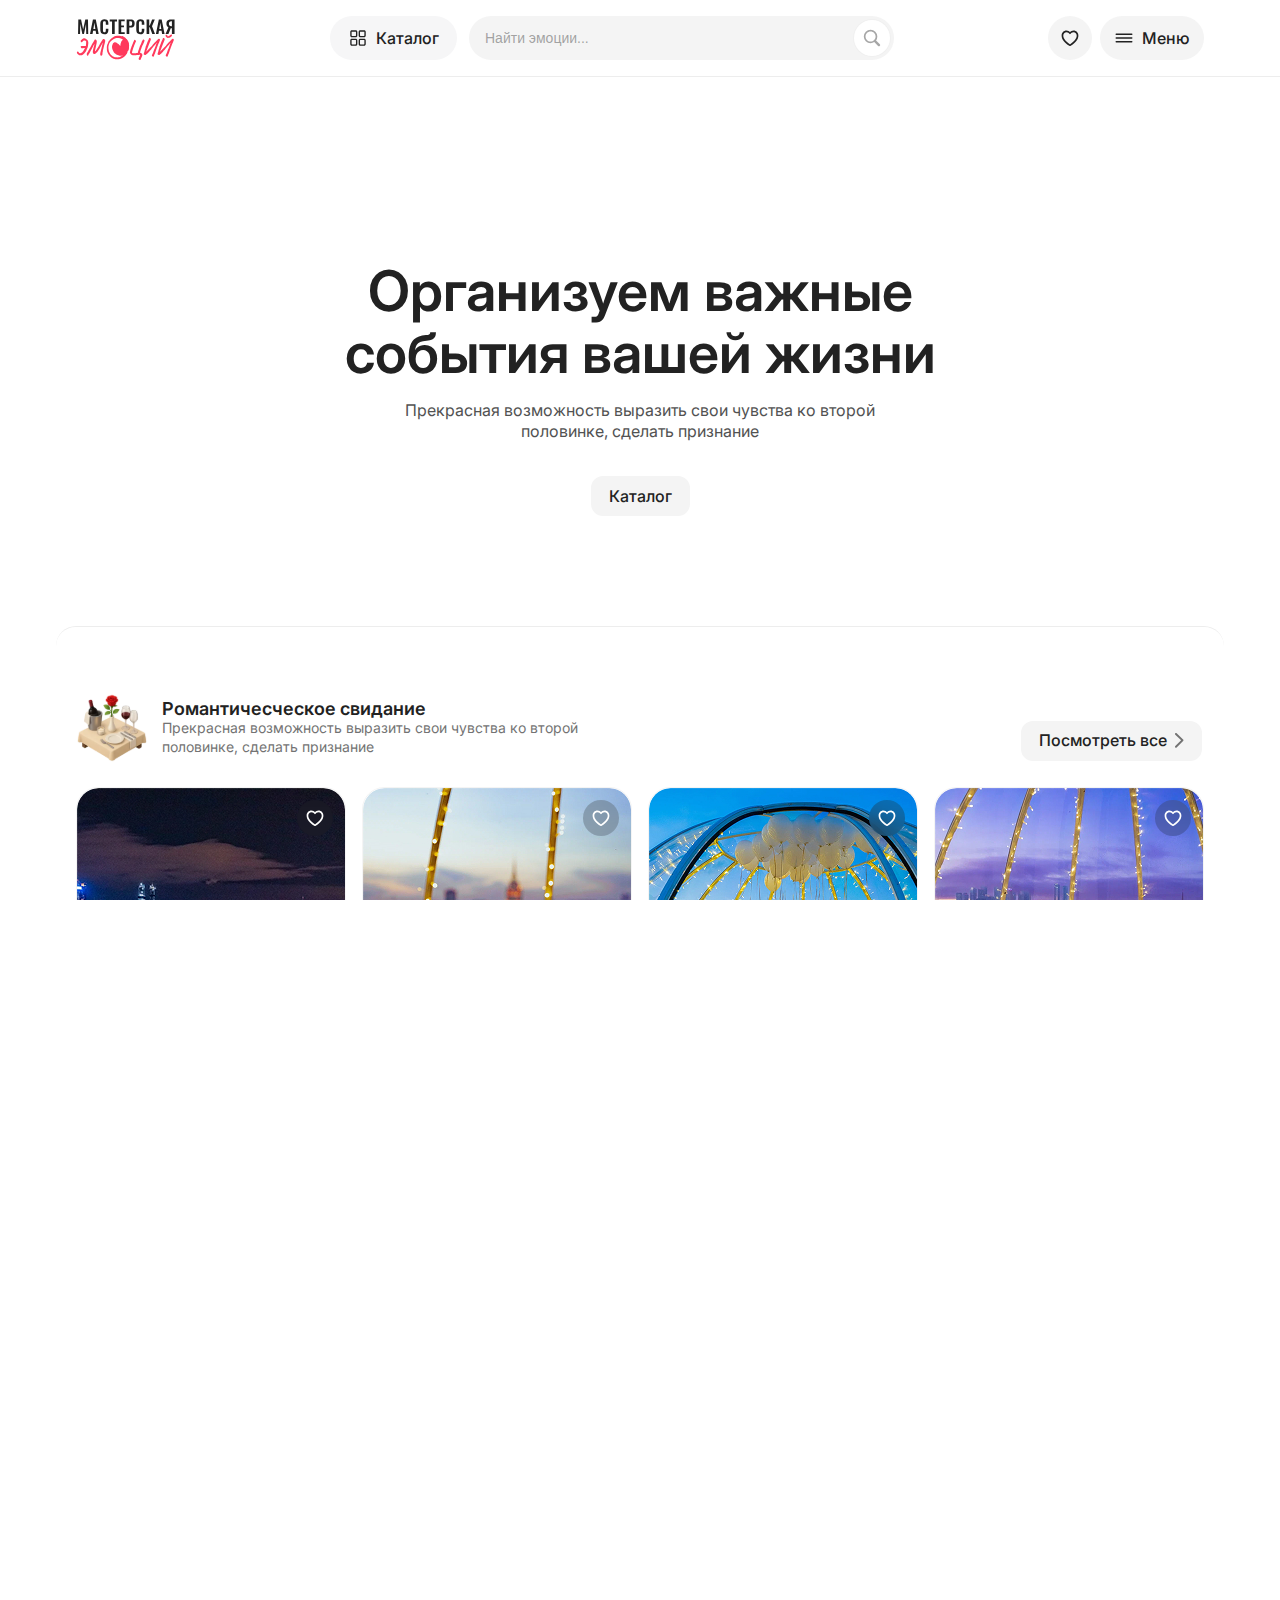
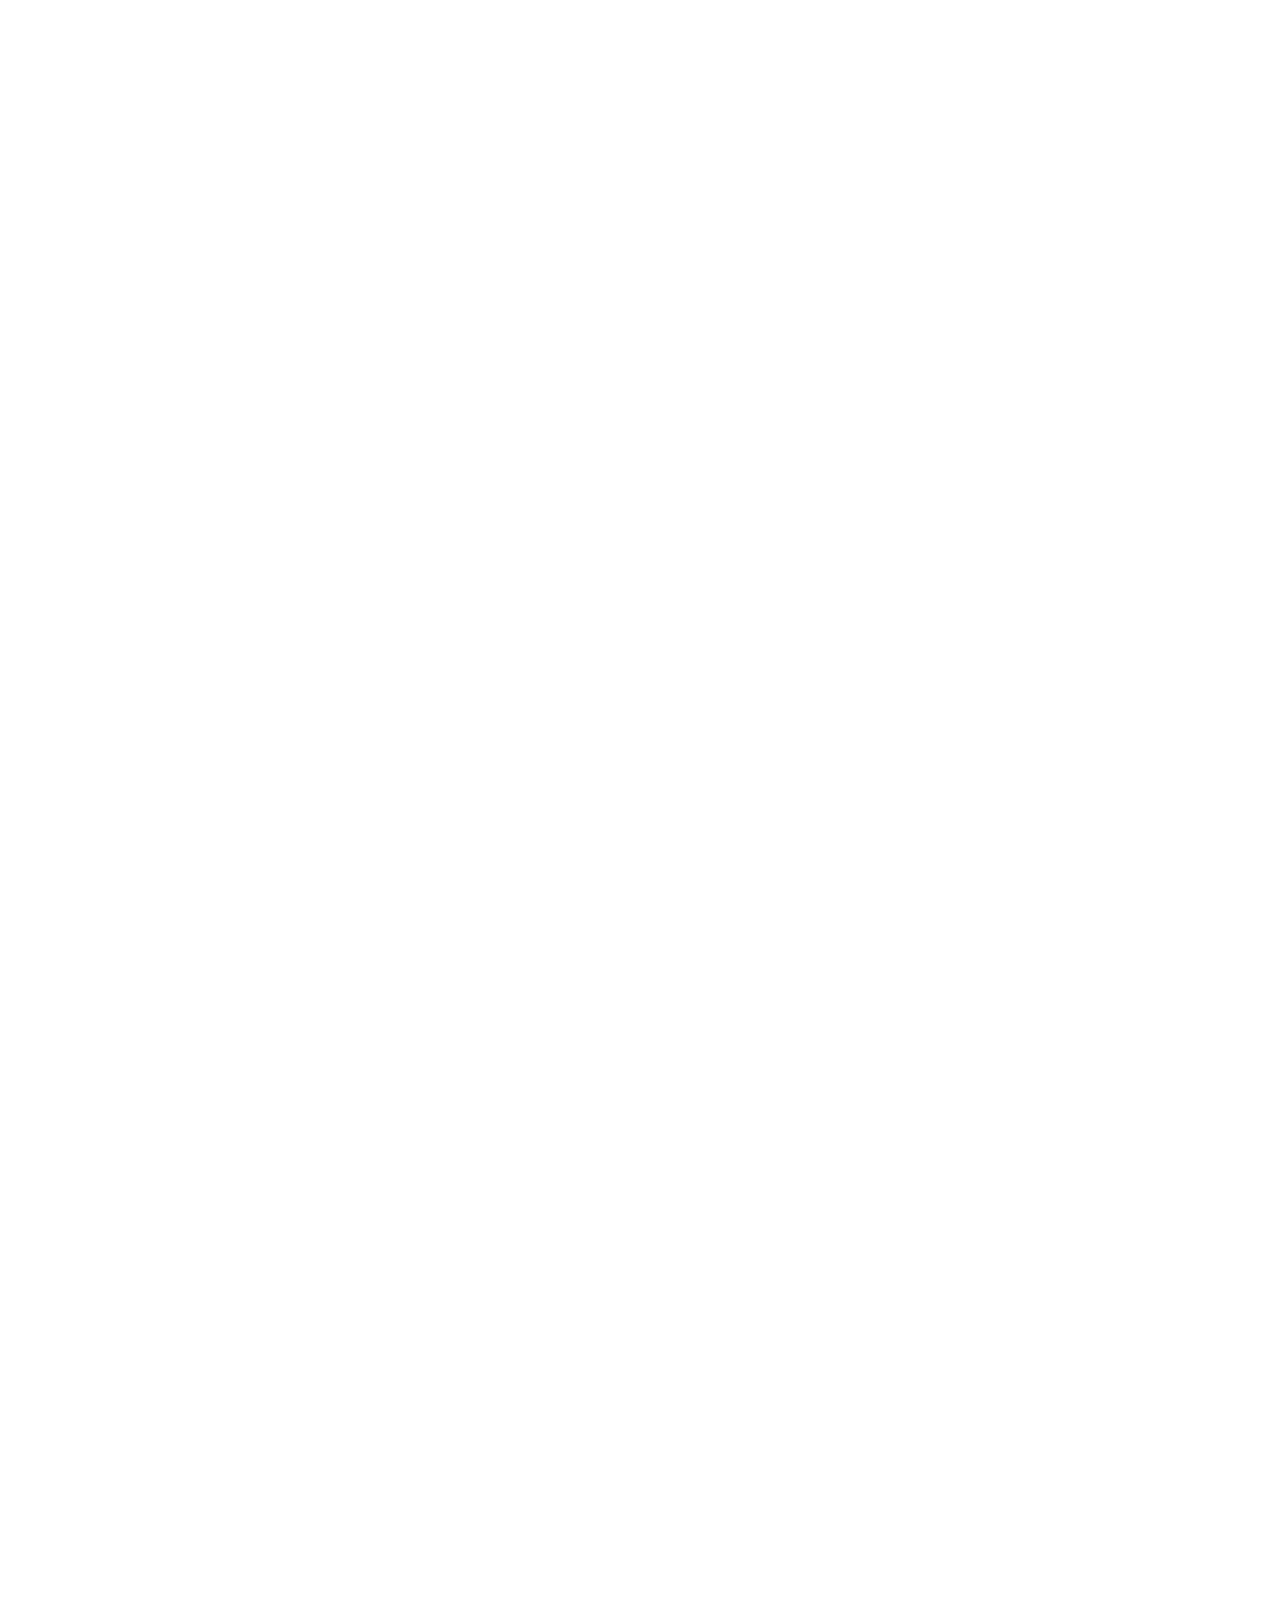
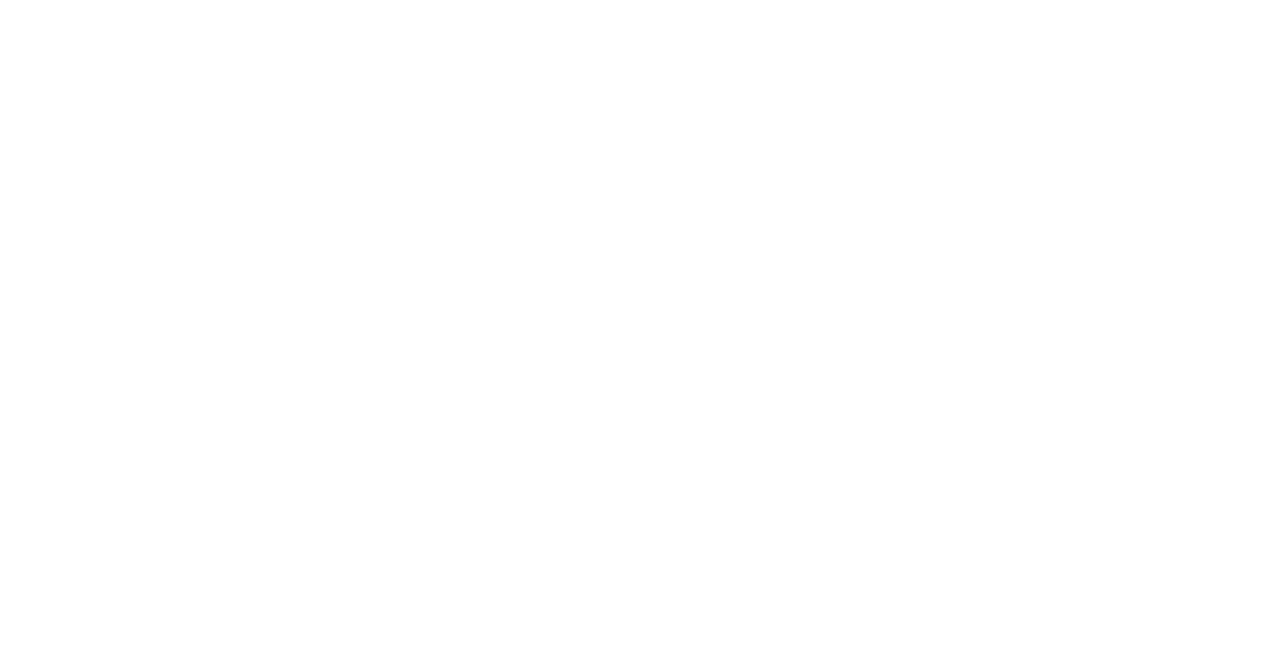
<file: index.html>
<!doctype html>
<html lang="ru">
<head>
  <meta charset="utf-8" />
  <meta name="viewport" content="width=device-width,initial-scale=1" />
  <meta name="format-detection" content="telephone=no">
  <title>Мастерская эмоций — Главная</title>
  <!-- Swiper -->
  <link rel="stylesheet" href="assets/css/swiper-bundle.min.css">
  <!-- Main CSS -->
  <link rel="stylesheet" href="assets/css/main.css">
</head>
<body>
  <div class="page-blur"></div>
  <header class="site-header">
    <div class="container header-inner">
      <div class="header-controls">
        <img class="logo" src="assets/img/Logo.svg" alt="Logo">
        <div class="header-controls-wrap">
          <button id="catalogBtn" 
          class="btn ghost" 
          aria-expanded="false" 
          aria-controls="catalogPanel">
          <span class="icon"></span>
          <p>Каталог</p>
        </button>
        <div class="search-nav search-nav-main" >
          <input type="search" id="searchInput" placeholder="Найти эмоции..." />
          <button class="search-clear" id="clearBtn" aria-label="Очистить">
            <svg xmlns="http://www.w3.org/2000/svg" width="16" height="16" fill="none" viewBox="0 0 16 16">
              <path fill="#6A6A6A" fill-opacity=".6" d="M12.53 11.385a.66.66 0 0 1-.007.92.661.661 0 0 1-.925.005L7.994 8.707 4.391 12.31a.673.673 0 0 1-.926-.005.66.66 0 0 1 0-.92l3.603-3.61-3.603-3.603c-.246-.24-.246-.668 0-.926a.667.667 0 0 1 .926 0L7.994 6.85l3.604-3.604a.661.661 0 0 1 .925.006.654.654 0 0 1 .006.92L8.926 7.775l3.603 3.61Z"/>
            </svg>
          </button>
          <button class="search-box search-finder" id="searchBtn" aria-label="Поиск">
            <svg xmlns="http://www.w3.org/2000/svg" width="20" height="20" fill="none" viewBox="0 0 20 20">
              <path fill="#6A6A6A" fill-opacity=".6" d="M1.807 8.496A6.763 6.763 0 0 1 8.564 1.74a6.763 6.763 0 0 1 6.757 6.757 6.605 6.605 0 0 1-1.262 3.885l3.793 3.802c.225.232.34.54.34.871 0 .69-.506 1.22-1.211 1.22a1.21 1.21 0 0 1-.88-.348l-3.818-3.819a6.57 6.57 0 0 1-3.719 1.146 6.763 6.763 0 0 1-6.757-6.757Zm1.727 0c0 2.78 2.25 5.03 5.03 5.03 2.78 0 5.03-2.25 5.03-5.03 0-2.78-2.25-5.03-5.03-5.03-2.78 0-5.03 2.25-5.03 5.03Z"/>
            </svg>
          </button>
        </div>

        </div>
        <div class="header-controls-wrap-2">
          <a href="#">
            <div class="fav-btn">
              <svg xmlns="http://www.w3.org/2000/svg" width="20" height="20" fill="none" viewBox="0 0 20 20">
                <path fill="#222" d="M1.616 7.666c0-3.046 2.109-5.171 4.823-5.171 1.577 0 2.822.738 3.561 1.826.747-1.096 1.984-1.826 3.561-1.826 2.723 0 4.823 2.125 4.823 5.171 0 3.553-2.972 7.056-7.612 10.044-.25.158-.556.315-.772.315-.208 0-.523-.157-.772-.315-4.64-2.988-7.612-6.491-7.612-10.044Zm1.669 0c0 2.938 3.063 6.184 6.557 8.508.075.05.125.083.158.083s.083-.033.158-.083c3.494-2.324 6.557-5.57 6.557-8.508 0-2.108-1.386-3.528-3.245-3.528-1.494 0-2.308.922-2.864 1.71-.25.324-.39.44-.606.44-.216 0-.374-.108-.606-.44-.523-.797-1.361-1.71-2.864-1.71-1.86 0-3.245 1.42-3.245 3.528Z"/>
              </svg>
            </div>
          </a>
          <button id="menuBtn" class="btn" 
          aria-expanded="false" 
          aria-controls="menuPanel" 
          aria-haspopup="true" 
          aria-label="Открыть меню">
            <span class="icon"></span>
            <p>Меню</p>
        </button>
        </div>
        <!-- Menu panel -->
        <div id="menuPanel" class="panel menu-panel" hidden aria-hidden="true" role="menu" aria-label="Меню сайта">
          <div class="container">
            <ul class="menu-list" role="list">
              <li role="none"><a role="menuitem" href="#"><img src="assets/img/menu-icon-1.svg" alt="menu-icon">Контакты</a></li>
              <li role="none"><a role="menuitem" href="#"><img src="assets/img/menu-icon-2.svg" alt="menu-icon">Отзывы</a></li>
              <li role="none"><a role="menuitem" href="#"><img src="assets/img/menu-icon-3.svg" alt="menu-icon">Блог</a></li>
              <li role="none"><a role="menuitem" href="#"><img src="assets/img/menu-icon-4.svg" alt="menu-icon">Сертификат</a></li>
              <li role="none"><a role="menuitem" href="#"><img src="assets/img/menu-icon-5.svg" alt="menu-icon">Франшиза</a></li>
            </ul>
          </div>
        </div>

      </div>
    </div>
  </header>

  <div class="search-nav search-nav-panel" >
    <input type="search" id="searchInput" placeholder="Найти эмоции..." />
    <button class="search-clear" id="clearBtn" aria-label="Очистить">
      <svg xmlns="http://www.w3.org/2000/svg" width="16" height="16" fill="none" viewBox="0 0 16 16">
        <path fill="#6A6A6A" fill-opacity=".6" d="M12.53 11.385a.66.66 0 0 1-.007.92.661.661 0 0 1-.925.005L7.994 8.707 4.391 12.31a.673.673 0 0 1-.926-.005.66.66 0 0 1 0-.92l3.603-3.61-3.603-3.603c-.246-.24-.246-.668 0-.926a.667.667 0 0 1 .926 0L7.994 6.85l3.604-3.604a.661.661 0 0 1 .925.006.654.654 0 0 1 .006.92L8.926 7.775l3.603 3.61Z"/>
      </svg>
    </button>
    <button class="search-box" id="searchBtn" aria-label="Поиск">
      <svg xmlns="http://www.w3.org/2000/svg" width="20" height="20" fill="none" viewBox="0 0 20 20">
        <path fill="#6A6A6A" fill-opacity=".6" d="M1.807 8.496A6.763 6.763 0 0 1 8.564 1.74a6.763 6.763 0 0 1 6.757 6.757 6.605 6.605 0 0 1-1.262 3.885l3.793 3.802c.225.232.34.54.34.871 0 .69-.506 1.22-1.211 1.22a1.21 1.21 0 0 1-.88-.348l-3.818-3.819a6.57 6.57 0 0 1-3.719 1.146 6.763 6.763 0 0 1-6.757-6.757Zm1.727 0c0 2.78 2.25 5.03 5.03 5.03 2.78 0 5.03-2.25 5.03-5.03 0-2.78-2.25-5.03-5.03-5.03-2.78 0-5.03 2.25-5.03 5.03Z"/>
      </svg>
    </button>
  </div>

  <!-- Catalog panel -->
  <div id="catalogPanel" class="panel catalog-panel" aria-hidden="true" role="region" aria-label="Каталог">
    <div class="container">
      <div class="catalog-grid">
        <a class="cat-item" href="#">
          <img src="assets/img/cat-1.svg" alt="">
          Предложение руки и сердца
        </a>
        <a class="cat-item" href="#"><img src="assets/img/cat-1.svg" alt="">
          Романтические свидания
        </a>
        <a class="cat-item" href="#"><img src="assets/img/cat-2.svg" alt="">
          Организация свадьбы
        </a>
        <a class="cat-item" href="#"><img src="assets/img/cat-2.svg" alt="">
          Выписка из роддома
        </a>
        <a class="cat-item" href="#"><img src="assets/img/cat-1.svg" alt="">
          Мальчишник
        </a>
        <a class="cat-item" href="#"><img src="assets/img/cat-1.svg" alt="">
          Девичник
        </a>
        <a class="cat-item" href="#"><img src="assets/img/cat-2.svg" alt="">
          Фотосессия
        </a>
        <a class="cat-item" href="#"><img src="assets/img/cat-1.svg" alt="">
          Гендерные праздники
        </a>
        <a class="cat-item" href="#"><img src="assets/img/cat-1.svg" alt="">
          Флешмоб
        </a>
        <a class="cat-item" href="#"><img src="assets/img/cat-1.svg" alt="">
          Выписка из роддома
        </a>
        <a class="cat-item" href="#"><img src="assets/img/cat-1.svg" alt="">
          Мальчишник
        </a>
        <a class="cat-item" href="#"><img src="assets/img/cat-1.svg" alt="">
          Девичник
        </a>
      </div>
    </div>
  </div>

  <main>
    <!-- Hero -->
    <section class="hero">
      <div class="container hero-inner">
        <div class="hero-content-wrap">
            <h1 class="hero-title">Организуем важные события вашей жизни</h1>
            <p class="hero-sub">Прекрасная возможность выразить свои чувства ко второй половинке, сделать признание</p>
            <a href="#" class="btn hero-btn">Каталог</a>
        </div>
      </div>
    </section>

    <!-- Category block (repeat for multiple categories) -->
    <section class="category-section container">
      <div class="category-head">
        <div class="category-title-group">
          <img class="cat-icon" src="assets/img/cat-1.svg" alt="">
          <div>
            <a href="#" class="category-name">Романтичесческое свидание</a>
            <p class="category-desc">Прекрасная возможность выразить свои чувства ко второй половинке, сделать признание</p>
          </div>
        </div>

        <div class="category-actions">
          <a class="btn all-cat-btn" href="#">Посмотреть все <img src="assets/img/chevron-right.svg" alt="chevron-right"></a>
        </div>
      </div>


      <div class="cards-grid">
        <div class="cards-grid-inner">

          <article class="card">
              <div class="card-media">
                  <div class="swiper card-swiper">
                    <div class="swiper-wrapper">
                      <div class="swiper-slide"><img src="assets/img/card-1.jpg" alt=""></div>
                      <div class="swiper-slide"><img src="assets/img/card-2.jpg" alt=""></div>
                      <div class="swiper-slide"><img src="assets/img/card-3.jpg" alt=""></div>
                      <div class="swiper-slide"><img src="assets/img/card-4.jpg" alt=""></div>
                    </div>
                    <div class="swiper-pagination"></div>
                    <div class="swiper-button-prev">
                      <img src="assets/img/chevron-left.svg" alt="chevron">
                    </div>
                    <div class="swiper-button-next">
                      <img src="assets/img/chevron-right.svg" alt="chevron">
                    </div>
                  </div>
                  <button class="fav">
                    <svg xmlns="http://www.w3.org/2000/svg" width="20" height="20" fill="none" viewBox="0 0 20 20">
                      <path fill="#fff" d="M1.616 7.666c0-3.046 2.109-5.171 4.823-5.171 1.577 0 2.822.738 3.561 1.826.747-1.096 1.984-1.826 3.561-1.826 2.723 0 4.823 2.125 4.823 5.171 0 3.553-2.972 7.056-7.612 10.044-.25.158-.556.315-.772.315-.208 0-.523-.157-.772-.315-4.64-2.988-7.612-6.491-7.612-10.044Zm1.669 0c0 2.938 3.063 6.184 6.557 8.508.075.05.125.083.158.083s.083-.033.158-.083c3.494-2.324 6.557-5.57 6.557-8.508 0-2.108-1.386-3.528-3.245-3.528-1.494 0-2.308.922-2.864 1.71-.25.324-.39.44-.606.44-.216 0-.374-.108-.606-.44-.523-.797-1.361-1.71-2.864-1.71-1.86 0-3.245 1.42-3.245 3.528Z"/>
                    </svg>
                  </button>
              </div>
              <div class="card-body">
                <a href="#" class="card-title">Романтический вечер в гостинице</a>
                <p class="card-excerpt">Положите целый город к ногам своей второй половинки</p>
                <div class="card-meta">
                  <span class="price">от 20 000₽</span>
                </div>
              </div>
          </article>

          <article class="card">
            <div class="card-media">
                <div class="swiper card-swiper">
                  <div class="swiper-wrapper">
                    <div class="swiper-slide"><img src="assets/img/card-2.jpg" alt=""></div>
                    <div class="swiper-slide"><img src="assets/img/card-1.jpg" alt=""></div>
                    <div class="swiper-slide"><img src="assets/img/card-3.jpg" alt=""></div>
                    <div class="swiper-slide"><img src="assets/img/card-4.jpg" alt=""></div>
                  </div>
                  <div class="swiper-pagination"></div>
                  <div class="swiper-button-prev">
                    <img src="assets/img/chevron-left.svg" alt="chevron">
                  </div>
                  <div class="swiper-button-next">
                    <img src="assets/img/chevron-right.svg" alt="chevron">
                  </div>
                </div>
                <button class="fav">
                  <svg xmlns="http://www.w3.org/2000/svg" width="20" height="20" fill="none" viewBox="0 0 20 20">
                    <path fill="#fff" d="M1.616 7.666c0-3.046 2.109-5.171 4.823-5.171 1.577 0 2.822.738 3.561 1.826.747-1.096 1.984-1.826 3.561-1.826 2.723 0 4.823 2.125 4.823 5.171 0 3.553-2.972 7.056-7.612 10.044-.25.158-.556.315-.772.315-.208 0-.523-.157-.772-.315-4.64-2.988-7.612-6.491-7.612-10.044Zm1.669 0c0 2.938 3.063 6.184 6.557 8.508.075.05.125.083.158.083s.083-.033.158-.083c3.494-2.324 6.557-5.57 6.557-8.508 0-2.108-1.386-3.528-3.245-3.528-1.494 0-2.308.922-2.864 1.71-.25.324-.39.44-.606.44-.216 0-.374-.108-.606-.44-.523-.797-1.361-1.71-2.864-1.71-1.86 0-3.245 1.42-3.245 3.528Z"/>
                  </svg>
                </button>
            </div>
            <div class="card-body">
              <a class="card-title" href="#">Романтический вечер в гостинице</a>
              <p class="card-excerpt">Положите целый город к ногам своей второй половинки</p>
              <div class="card-meta">
                <span class="price">от 20 000₽</span>
              </div>
            </div>
          </article>

          <article class="card">
            <div class="card-media">
                <div class="swiper card-swiper">
                  <div class="swiper-wrapper">
                    <div class="swiper-slide"><img src="assets/img/card-3.jpg" alt=""></div>
                    <div class="swiper-slide"><img src="assets/img/card-1.jpg" alt=""></div>
                    <div class="swiper-slide"><img src="assets/img/card-2.jpg" alt=""></div>
                    <div class="swiper-slide"><img src="assets/img/card-4.jpg" alt=""></div>
                  </div>
                  <div class="swiper-pagination"></div>
                  <div class="swiper-button-prev">
                    <img src="assets/img/chevron-left.svg" alt="chevron">
                  </div>
                  <div class="swiper-button-next">
                    <img src="assets/img/chevron-right.svg" alt="chevron">
                  </div>
                </div>
                <button class="fav">
                  <svg xmlns="http://www.w3.org/2000/svg" width="20" height="20" fill="none" viewBox="0 0 20 20">
                    <path fill="#fff" d="M1.616 7.666c0-3.046 2.109-5.171 4.823-5.171 1.577 0 2.822.738 3.561 1.826.747-1.096 1.984-1.826 3.561-1.826 2.723 0 4.823 2.125 4.823 5.171 0 3.553-2.972 7.056-7.612 10.044-.25.158-.556.315-.772.315-.208 0-.523-.157-.772-.315-4.64-2.988-7.612-6.491-7.612-10.044Zm1.669 0c0 2.938 3.063 6.184 6.557 8.508.075.05.125.083.158.083s.083-.033.158-.083c3.494-2.324 6.557-5.57 6.557-8.508 0-2.108-1.386-3.528-3.245-3.528-1.494 0-2.308.922-2.864 1.71-.25.324-.39.44-.606.44-.216 0-.374-.108-.606-.44-.523-.797-1.361-1.71-2.864-1.71-1.86 0-3.245 1.42-3.245 3.528Z"/>
                  </svg>
                </button>
            </div>
            <div class="card-body">
              <a class="card-title" href="#">Романтический вечер в гостинице</a>
              <p class="card-excerpt">Положите целый город к ногам своей второй половинки</p>
              <div class="card-meta">
                <span class="price">от 20 000₽</span>
              </div>
            </div>
          </article>

          <article class="card">
            <div class="card-media">
                <div class="swiper card-swiper">
                  <div class="swiper-wrapper">
                    <div class="swiper-slide"><img src="assets/img/card-4.jpg" alt=""></div>
                    <div class="swiper-slide"><img src="assets/img/card-1.jpg" alt=""></div>
                    <div class="swiper-slide"><img src="assets/img/card-2.jpg" alt=""></div>
                    <div class="swiper-slide"><img src="assets/img/card-3.jpg" alt=""></div>
                  </div>
                  <div class="swiper-pagination"></div>
                  <div class="swiper-button-prev">
                    <img src="assets/img/chevron-left.svg" alt="chevron">
                  </div>
                  <div class="swiper-button-next">
                    <img src="assets/img/chevron-right.svg" alt="chevron">
                  </div>
                </div>
                <button class="fav">
                  <svg xmlns="http://www.w3.org/2000/svg" width="20" height="20" fill="none" viewBox="0 0 20 20">
                    <path fill="#fff" d="M1.616 7.666c0-3.046 2.109-5.171 4.823-5.171 1.577 0 2.822.738 3.561 1.826.747-1.096 1.984-1.826 3.561-1.826 2.723 0 4.823 2.125 4.823 5.171 0 3.553-2.972 7.056-7.612 10.044-.25.158-.556.315-.772.315-.208 0-.523-.157-.772-.315-4.64-2.988-7.612-6.491-7.612-10.044Zm1.669 0c0 2.938 3.063 6.184 6.557 8.508.075.05.125.083.158.083s.083-.033.158-.083c3.494-2.324 6.557-5.57 6.557-8.508 0-2.108-1.386-3.528-3.245-3.528-1.494 0-2.308.922-2.864 1.71-.25.324-.39.44-.606.44-.216 0-.374-.108-.606-.44-.523-.797-1.361-1.71-2.864-1.71-1.86 0-3.245 1.42-3.245 3.528Z"/>
                  </svg>
                </button>
            </div>
            <div class="card-body">
              <a class="card-title" href="#">Романтический вечер в гостинице</a>
              <p class="card-excerpt">Положите целый город к ногам своей второй половинки</p>
              <div class="card-meta">
                <span class="price">от 20 000₽</span>
              </div>
            </div>
          </article>
        </div>
        
      </div>
    </section>

    <section class="category-section container">
      <div class="category-head">
        <div class="category-title-group">
          <img class="cat-icon" src="assets/img/cat-2.svg" alt="">
          <div>
            <a href="#" class="category-name">Предложение руки и сердца</a>
            <p class="category-desc">Прекрасная возможность выразить свои чувства ко второй половинке, сделать признание</p>
          </div>
        </div>

        <div class="category-actions">
          <a class="btn all-cat-btn" href="#">Посмотреть все <img src="assets/img/chevron-right.svg" alt="chevron-right"></a>
        </div>
      </div>

      <div class="cards-grid">
        <div class="cards-grid-inner">

          <article class="card">
              <div class="card-media">
                  <div class="swiper card-swiper">
                    <div class="swiper-wrapper">
                      <div class="swiper-slide"><img src="assets/img/card-1.jpg" alt=""></div>
                      <div class="swiper-slide"><img src="assets/img/card-2.jpg" alt=""></div>
                      <div class="swiper-slide"><img src="assets/img/card-3.jpg" alt=""></div>
                      <div class="swiper-slide"><img src="assets/img/card-4.jpg" alt=""></div>
                    </div>
                    <div class="swiper-pagination"></div>
                    <div class="swiper-button-prev">
                      <img src="assets/img/chevron-left.svg" alt="chevron">
                    </div>
                    <div class="swiper-button-next">
                      <img src="assets/img/chevron-right.svg" alt="chevron">
                    </div>
                  </div>
                  <button class="fav">
                    <svg xmlns="http://www.w3.org/2000/svg" width="20" height="20" fill="none" viewBox="0 0 20 20">
                      <path fill="#fff" d="M1.616 7.666c0-3.046 2.109-5.171 4.823-5.171 1.577 0 2.822.738 3.561 1.826.747-1.096 1.984-1.826 3.561-1.826 2.723 0 4.823 2.125 4.823 5.171 0 3.553-2.972 7.056-7.612 10.044-.25.158-.556.315-.772.315-.208 0-.523-.157-.772-.315-4.64-2.988-7.612-6.491-7.612-10.044Zm1.669 0c0 2.938 3.063 6.184 6.557 8.508.075.05.125.083.158.083s.083-.033.158-.083c3.494-2.324 6.557-5.57 6.557-8.508 0-2.108-1.386-3.528-3.245-3.528-1.494 0-2.308.922-2.864 1.71-.25.324-.39.44-.606.44-.216 0-.374-.108-.606-.44-.523-.797-1.361-1.71-2.864-1.71-1.86 0-3.245 1.42-3.245 3.528Z"/>
                    </svg>
                  </button>
              </div>
              <div class="card-body">
                <a href="#" class="card-title">Романтический вечер в гостинице</a>
                <p class="card-excerpt">Положите целый город к ногам своей второй половинки</p>
                <div class="card-meta">
                  <span class="price">от 20 000₽</span>
                </div>
              </div>
          </article>

          <article class="card">
            <div class="card-media">
                <div class="swiper card-swiper">
                  <div class="swiper-wrapper">
                    <div class="swiper-slide"><img src="assets/img/card-2.jpg" alt=""></div>
                    <div class="swiper-slide"><img src="assets/img/card-1.jpg" alt=""></div>
                    <div class="swiper-slide"><img src="assets/img/card-3.jpg" alt=""></div>
                    <div class="swiper-slide"><img src="assets/img/card-4.jpg" alt=""></div>
                  </div>
                  <div class="swiper-pagination"></div>
                  <div class="swiper-button-prev">
                    <img src="assets/img/chevron-left.svg" alt="chevron">
                  </div>
                  <div class="swiper-button-next">
                    <img src="assets/img/chevron-right.svg" alt="chevron">
                  </div>
                </div>
                <button class="fav">
                  <svg xmlns="http://www.w3.org/2000/svg" width="20" height="20" fill="none" viewBox="0 0 20 20">
                    <path fill="#fff" d="M1.616 7.666c0-3.046 2.109-5.171 4.823-5.171 1.577 0 2.822.738 3.561 1.826.747-1.096 1.984-1.826 3.561-1.826 2.723 0 4.823 2.125 4.823 5.171 0 3.553-2.972 7.056-7.612 10.044-.25.158-.556.315-.772.315-.208 0-.523-.157-.772-.315-4.64-2.988-7.612-6.491-7.612-10.044Zm1.669 0c0 2.938 3.063 6.184 6.557 8.508.075.05.125.083.158.083s.083-.033.158-.083c3.494-2.324 6.557-5.57 6.557-8.508 0-2.108-1.386-3.528-3.245-3.528-1.494 0-2.308.922-2.864 1.71-.25.324-.39.44-.606.44-.216 0-.374-.108-.606-.44-.523-.797-1.361-1.71-2.864-1.71-1.86 0-3.245 1.42-3.245 3.528Z"/>
                  </svg>
                </button>
            </div>
            <div class="card-body">
              <a class="card-title" href="#">Романтический вечер в гостинице</a>
              <p class="card-excerpt">Положите целый город к ногам своей второй половинки</p>
              <div class="card-meta">
                <span class="price">от 20 000₽</span>
              </div>
            </div>
          </article>

          <article class="card">
            <div class="card-media">
                <div class="swiper card-swiper">
                  <div class="swiper-wrapper">
                    <div class="swiper-slide"><img src="assets/img/card-3.jpg" alt=""></div>
                    <div class="swiper-slide"><img src="assets/img/card-1.jpg" alt=""></div>
                    <div class="swiper-slide"><img src="assets/img/card-2.jpg" alt=""></div>
                    <div class="swiper-slide"><img src="assets/img/card-4.jpg" alt=""></div>
                  </div>
                  <div class="swiper-pagination"></div>
                  <div class="swiper-button-prev">
                    <img src="assets/img/chevron-left.svg" alt="chevron">
                  </div>
                  <div class="swiper-button-next">
                    <img src="assets/img/chevron-right.svg" alt="chevron">
                  </div>
                </div>
                <button class="fav">
                  <svg xmlns="http://www.w3.org/2000/svg" width="20" height="20" fill="none" viewBox="0 0 20 20">
                    <path fill="#fff" d="M1.616 7.666c0-3.046 2.109-5.171 4.823-5.171 1.577 0 2.822.738 3.561 1.826.747-1.096 1.984-1.826 3.561-1.826 2.723 0 4.823 2.125 4.823 5.171 0 3.553-2.972 7.056-7.612 10.044-.25.158-.556.315-.772.315-.208 0-.523-.157-.772-.315-4.64-2.988-7.612-6.491-7.612-10.044Zm1.669 0c0 2.938 3.063 6.184 6.557 8.508.075.05.125.083.158.083s.083-.033.158-.083c3.494-2.324 6.557-5.57 6.557-8.508 0-2.108-1.386-3.528-3.245-3.528-1.494 0-2.308.922-2.864 1.71-.25.324-.39.44-.606.44-.216 0-.374-.108-.606-.44-.523-.797-1.361-1.71-2.864-1.71-1.86 0-3.245 1.42-3.245 3.528Z"/>
                  </svg>
                </button>
            </div>
            <div class="card-body">
              <a class="card-title" href="#">Романтический вечер в гостинице</a>
              <p class="card-excerpt">Положите целый город к ногам своей второй половинки</p>
              <div class="card-meta">
                <span class="price">от 20 000₽</span>
              </div>
            </div>
          </article>

          <article class="card">
            <div class="card-media">
                <div class="swiper card-swiper">
                  <div class="swiper-wrapper">
                    <div class="swiper-slide"><img src="assets/img/card-4.jpg" alt=""></div>
                    <div class="swiper-slide"><img src="assets/img/card-1.jpg" alt=""></div>
                    <div class="swiper-slide"><img src="assets/img/card-2.jpg" alt=""></div>
                    <div class="swiper-slide"><img src="assets/img/card-3.jpg" alt=""></div>
                  </div>
                  <div class="swiper-pagination"></div>
                  <div class="swiper-button-prev">
                    <img src="assets/img/chevron-left.svg" alt="chevron">
                  </div>
                  <div class="swiper-button-next">
                    <img src="assets/img/chevron-right.svg" alt="chevron">
                  </div>
                </div>
                <button class="fav">
                  <svg xmlns="http://www.w3.org/2000/svg" width="20" height="20" fill="none" viewBox="0 0 20 20">
                    <path fill="#fff" d="M1.616 7.666c0-3.046 2.109-5.171 4.823-5.171 1.577 0 2.822.738 3.561 1.826.747-1.096 1.984-1.826 3.561-1.826 2.723 0 4.823 2.125 4.823 5.171 0 3.553-2.972 7.056-7.612 10.044-.25.158-.556.315-.772.315-.208 0-.523-.157-.772-.315-4.64-2.988-7.612-6.491-7.612-10.044Zm1.669 0c0 2.938 3.063 6.184 6.557 8.508.075.05.125.083.158.083s.083-.033.158-.083c3.494-2.324 6.557-5.57 6.557-8.508 0-2.108-1.386-3.528-3.245-3.528-1.494 0-2.308.922-2.864 1.71-.25.324-.39.44-.606.44-.216 0-.374-.108-.606-.44-.523-.797-1.361-1.71-2.864-1.71-1.86 0-3.245 1.42-3.245 3.528Z"/>
                  </svg>
                </button>
            </div>
            <div class="card-body">
              <a class="card-title" href="#">Романтический вечер в гостинице</a>
              <p class="card-excerpt">Положите целый город к ногам своей второй половинки</p>
              <div class="card-meta">
                <span class="price">от 20 000₽</span>
              </div>
            </div>
          </article>
        </div>
        
      </div>
    </section>

    <section class="category-section container">
      <div class="category-head">
        <div class="category-title-group">
          <img class="cat-icon" src="assets/img/cat-2.svg" alt="">
          <div>
            <a href="#" class="category-name">Предложение руки и сердца</a>
            <p class="category-desc">Прекрасная возможность выразить свои чувства ко второй половинке, сделать признание</p>
          </div>
        </div>

        <div class="category-actions">
          <a class="btn all-cat-btn" href="#">Посмотреть все <img src="assets/img/chevron-right.svg" alt="chevron-right"></a>
        </div>
      </div>

      <div class="cards-grid">
        <div class="cards-grid-inner">

          <article class="card">
              <div class="card-media">
                  <div class="swiper card-swiper">
                    <div class="swiper-wrapper">
                      <div class="swiper-slide"><img src="assets/img/card-1.jpg" alt=""></div>
                      <div class="swiper-slide"><img src="assets/img/card-2.jpg" alt=""></div>
                      <div class="swiper-slide"><img src="assets/img/card-3.jpg" alt=""></div>
                      <div class="swiper-slide"><img src="assets/img/card-4.jpg" alt=""></div>
                    </div>
                    <div class="swiper-pagination"></div>
                    <div class="swiper-button-prev">
                      <img src="assets/img/chevron-left.svg" alt="chevron">
                    </div>
                    <div class="swiper-button-next">
                      <img src="assets/img/chevron-right.svg" alt="chevron">
                    </div>
                  </div>
                  <button class="fav">
                    <svg xmlns="http://www.w3.org/2000/svg" width="20" height="20" fill="none" viewBox="0 0 20 20">
                      <path fill="#fff" d="M1.616 7.666c0-3.046 2.109-5.171 4.823-5.171 1.577 0 2.822.738 3.561 1.826.747-1.096 1.984-1.826 3.561-1.826 2.723 0 4.823 2.125 4.823 5.171 0 3.553-2.972 7.056-7.612 10.044-.25.158-.556.315-.772.315-.208 0-.523-.157-.772-.315-4.64-2.988-7.612-6.491-7.612-10.044Zm1.669 0c0 2.938 3.063 6.184 6.557 8.508.075.05.125.083.158.083s.083-.033.158-.083c3.494-2.324 6.557-5.57 6.557-8.508 0-2.108-1.386-3.528-3.245-3.528-1.494 0-2.308.922-2.864 1.71-.25.324-.39.44-.606.44-.216 0-.374-.108-.606-.44-.523-.797-1.361-1.71-2.864-1.71-1.86 0-3.245 1.42-3.245 3.528Z"/>
                    </svg>
                  </button>
              </div>
              <div class="card-body">
                <a href="#" class="card-title">Романтический вечер в гостинице</a>
                <p class="card-excerpt">Положите целый город к ногам своей второй половинки</p>
                <div class="card-meta">
                  <span class="price">от 20 000₽</span>
                </div>
              </div>
          </article>

          <article class="card">
            <div class="card-media">
                <div class="swiper card-swiper">
                  <div class="swiper-wrapper">
                    <div class="swiper-slide"><img src="assets/img/card-2.jpg" alt=""></div>
                    <div class="swiper-slide"><img src="assets/img/card-1.jpg" alt=""></div>
                    <div class="swiper-slide"><img src="assets/img/card-3.jpg" alt=""></div>
                    <div class="swiper-slide"><img src="assets/img/card-4.jpg" alt=""></div>
                  </div>
                  <div class="swiper-pagination"></div>
                  <div class="swiper-button-prev">
                    <img src="assets/img/chevron-left.svg" alt="chevron">
                  </div>
                  <div class="swiper-button-next">
                    <img src="assets/img/chevron-right.svg" alt="chevron">
                  </div>
                </div>
                <button class="fav">
                  <svg xmlns="http://www.w3.org/2000/svg" width="20" height="20" fill="none" viewBox="0 0 20 20">
                    <path fill="#fff" d="M1.616 7.666c0-3.046 2.109-5.171 4.823-5.171 1.577 0 2.822.738 3.561 1.826.747-1.096 1.984-1.826 3.561-1.826 2.723 0 4.823 2.125 4.823 5.171 0 3.553-2.972 7.056-7.612 10.044-.25.158-.556.315-.772.315-.208 0-.523-.157-.772-.315-4.64-2.988-7.612-6.491-7.612-10.044Zm1.669 0c0 2.938 3.063 6.184 6.557 8.508.075.05.125.083.158.083s.083-.033.158-.083c3.494-2.324 6.557-5.57 6.557-8.508 0-2.108-1.386-3.528-3.245-3.528-1.494 0-2.308.922-2.864 1.71-.25.324-.39.44-.606.44-.216 0-.374-.108-.606-.44-.523-.797-1.361-1.71-2.864-1.71-1.86 0-3.245 1.42-3.245 3.528Z"/>
                  </svg>
                </button>
            </div>
            <div class="card-body">
              <a class="card-title" href="#">Романтический вечер в гостинице</a>
              <p class="card-excerpt">Положите целый город к ногам своей второй половинки</p>
              <div class="card-meta">
                <span class="price">от 20 000₽</span>
              </div>
            </div>
          </article>

          <article class="card">
            <div class="card-media">
                <div class="swiper card-swiper">
                  <div class="swiper-wrapper">
                    <div class="swiper-slide"><img src="assets/img/card-3.jpg" alt=""></div>
                    <div class="swiper-slide"><img src="assets/img/card-1.jpg" alt=""></div>
                    <div class="swiper-slide"><img src="assets/img/card-2.jpg" alt=""></div>
                    <div class="swiper-slide"><img src="assets/img/card-4.jpg" alt=""></div>
                  </div>
                  <div class="swiper-pagination"></div>
                  <div class="swiper-button-prev">
                    <img src="assets/img/chevron-left.svg" alt="chevron">
                  </div>
                  <div class="swiper-button-next">
                    <img src="assets/img/chevron-right.svg" alt="chevron">
                  </div>
                </div>
                <button class="fav">
                  <svg xmlns="http://www.w3.org/2000/svg" width="20" height="20" fill="none" viewBox="0 0 20 20">
                    <path fill="#fff" d="M1.616 7.666c0-3.046 2.109-5.171 4.823-5.171 1.577 0 2.822.738 3.561 1.826.747-1.096 1.984-1.826 3.561-1.826 2.723 0 4.823 2.125 4.823 5.171 0 3.553-2.972 7.056-7.612 10.044-.25.158-.556.315-.772.315-.208 0-.523-.157-.772-.315-4.64-2.988-7.612-6.491-7.612-10.044Zm1.669 0c0 2.938 3.063 6.184 6.557 8.508.075.05.125.083.158.083s.083-.033.158-.083c3.494-2.324 6.557-5.57 6.557-8.508 0-2.108-1.386-3.528-3.245-3.528-1.494 0-2.308.922-2.864 1.71-.25.324-.39.44-.606.44-.216 0-.374-.108-.606-.44-.523-.797-1.361-1.71-2.864-1.71-1.86 0-3.245 1.42-3.245 3.528Z"/>
                  </svg>
                </button>
            </div>
            <div class="card-body">
              <a class="card-title" href="#">Романтический вечер в гостинице</a>
              <p class="card-excerpt">Положите целый город к ногам своей второй половинки</p>
              <div class="card-meta">
                <span class="price">от 20 000₽</span>
              </div>
            </div>
          </article>

          <article class="card">
            <div class="card-media">
                <div class="swiper card-swiper">
                  <div class="swiper-wrapper">
                    <div class="swiper-slide"><img src="assets/img/card-4.jpg" alt=""></div>
                    <div class="swiper-slide"><img src="assets/img/card-1.jpg" alt=""></div>
                    <div class="swiper-slide"><img src="assets/img/card-2.jpg" alt=""></div>
                    <div class="swiper-slide"><img src="assets/img/card-3.jpg" alt=""></div>
                  </div>
                  <div class="swiper-pagination"></div>
                  <div class="swiper-button-prev">
                    <img src="assets/img/chevron-left.svg" alt="chevron">
                  </div>
                  <div class="swiper-button-next">
                    <img src="assets/img/chevron-right.svg" alt="chevron">
                  </div>
                </div>
                <button class="fav">
                  <svg xmlns="http://www.w3.org/2000/svg" width="20" height="20" fill="none" viewBox="0 0 20 20">
                    <path fill="#fff" d="M1.616 7.666c0-3.046 2.109-5.171 4.823-5.171 1.577 0 2.822.738 3.561 1.826.747-1.096 1.984-1.826 3.561-1.826 2.723 0 4.823 2.125 4.823 5.171 0 3.553-2.972 7.056-7.612 10.044-.25.158-.556.315-.772.315-.208 0-.523-.157-.772-.315-4.64-2.988-7.612-6.491-7.612-10.044Zm1.669 0c0 2.938 3.063 6.184 6.557 8.508.075.05.125.083.158.083s.083-.033.158-.083c3.494-2.324 6.557-5.57 6.557-8.508 0-2.108-1.386-3.528-3.245-3.528-1.494 0-2.308.922-2.864 1.71-.25.324-.39.44-.606.44-.216 0-.374-.108-.606-.44-.523-.797-1.361-1.71-2.864-1.71-1.86 0-3.245 1.42-3.245 3.528Z"/>
                  </svg>
                </button>
            </div>
            <div class="card-body">
              <a class="card-title" href="#">Романтический вечер в гостинице</a>
              <p class="card-excerpt">Положите целый город к ногам своей второй половинки</p>
              <div class="card-meta">
                <span class="price">от 20 000₽</span>
              </div>
            </div>
          </article>
        </div>
        
      </div>
    </section>

    <section class="category-section container">
      <div class="category-head">
        <div class="category-title-group">
          <img class="cat-icon" src="assets/img/cat-2.svg" alt="">
          <div>
            <a href="#" class="category-name">Предложение руки и сердца</a>
            <p class="category-desc">Прекрасная возможность выразить свои чувства ко второй половинке, сделать признание</p>
          </div>
        </div>

        <div class="category-actions">
          <a class="btn all-cat-btn" href="#">Посмотреть все <img src="assets/img/chevron-right.svg" alt="chevron-right"></a>
        </div>
      </div>

      <div class="cards-grid">
        <div class="cards-grid-inner">

          <article class="card">
              <div class="card-media">
                  <div class="swiper card-swiper">
                    <div class="swiper-wrapper">
                      <div class="swiper-slide"><img src="assets/img/card-1.jpg" alt=""></div>
                      <div class="swiper-slide"><img src="assets/img/card-2.jpg" alt=""></div>
                      <div class="swiper-slide"><img src="assets/img/card-3.jpg" alt=""></div>
                      <div class="swiper-slide"><img src="assets/img/card-4.jpg" alt=""></div>
                    </div>
                    <div class="swiper-pagination"></div>
                    <div class="swiper-button-prev">
                      <img src="assets/img/chevron-left.svg" alt="chevron">
                    </div>
                    <div class="swiper-button-next">
                      <img src="assets/img/chevron-right.svg" alt="chevron">
                    </div>
                  </div>
                  <button class="fav">
                    <svg xmlns="http://www.w3.org/2000/svg" width="20" height="20" fill="none" viewBox="0 0 20 20">
                      <path fill="#fff" d="M1.616 7.666c0-3.046 2.109-5.171 4.823-5.171 1.577 0 2.822.738 3.561 1.826.747-1.096 1.984-1.826 3.561-1.826 2.723 0 4.823 2.125 4.823 5.171 0 3.553-2.972 7.056-7.612 10.044-.25.158-.556.315-.772.315-.208 0-.523-.157-.772-.315-4.64-2.988-7.612-6.491-7.612-10.044Zm1.669 0c0 2.938 3.063 6.184 6.557 8.508.075.05.125.083.158.083s.083-.033.158-.083c3.494-2.324 6.557-5.57 6.557-8.508 0-2.108-1.386-3.528-3.245-3.528-1.494 0-2.308.922-2.864 1.71-.25.324-.39.44-.606.44-.216 0-.374-.108-.606-.44-.523-.797-1.361-1.71-2.864-1.71-1.86 0-3.245 1.42-3.245 3.528Z"/>
                    </svg>
                  </button>
              </div>
              <div class="card-body">
                <a href="#" class="card-title">Романтический вечер в гостинице</a>
                <p class="card-excerpt">Положите целый город к ногам своей второй половинки</p>
                <div class="card-meta">
                  <span class="price">от 20 000₽</span>
                </div>
              </div>
          </article>

          <article class="card">
            <div class="card-media">
                <div class="swiper card-swiper">
                  <div class="swiper-wrapper">
                    <div class="swiper-slide"><img src="assets/img/card-2.jpg" alt=""></div>
                    <div class="swiper-slide"><img src="assets/img/card-1.jpg" alt=""></div>
                    <div class="swiper-slide"><img src="assets/img/card-3.jpg" alt=""></div>
                    <div class="swiper-slide"><img src="assets/img/card-4.jpg" alt=""></div>
                  </div>
                  <div class="swiper-pagination"></div>
                  <div class="swiper-button-prev">
                    <img src="assets/img/chevron-left.svg" alt="chevron">
                  </div>
                  <div class="swiper-button-next">
                    <img src="assets/img/chevron-right.svg" alt="chevron">
                  </div>
                </div>
                <button class="fav">
                  <svg xmlns="http://www.w3.org/2000/svg" width="20" height="20" fill="none" viewBox="0 0 20 20">
                    <path fill="#fff" d="M1.616 7.666c0-3.046 2.109-5.171 4.823-5.171 1.577 0 2.822.738 3.561 1.826.747-1.096 1.984-1.826 3.561-1.826 2.723 0 4.823 2.125 4.823 5.171 0 3.553-2.972 7.056-7.612 10.044-.25.158-.556.315-.772.315-.208 0-.523-.157-.772-.315-4.64-2.988-7.612-6.491-7.612-10.044Zm1.669 0c0 2.938 3.063 6.184 6.557 8.508.075.05.125.083.158.083s.083-.033.158-.083c3.494-2.324 6.557-5.57 6.557-8.508 0-2.108-1.386-3.528-3.245-3.528-1.494 0-2.308.922-2.864 1.71-.25.324-.39.44-.606.44-.216 0-.374-.108-.606-.44-.523-.797-1.361-1.71-2.864-1.71-1.86 0-3.245 1.42-3.245 3.528Z"/>
                  </svg>
                </button>
            </div>
            <div class="card-body">
              <a class="card-title" href="#">Романтический вечер в гостинице</a>
              <p class="card-excerpt">Положите целый город к ногам своей второй половинки</p>
              <div class="card-meta">
                <span class="price">от 20 000₽</span>
              </div>
            </div>
          </article>

          <article class="card">
            <div class="card-media">
                <div class="swiper card-swiper">
                  <div class="swiper-wrapper">
                    <div class="swiper-slide"><img src="assets/img/card-3.jpg" alt=""></div>
                    <div class="swiper-slide"><img src="assets/img/card-1.jpg" alt=""></div>
                    <div class="swiper-slide"><img src="assets/img/card-2.jpg" alt=""></div>
                    <div class="swiper-slide"><img src="assets/img/card-4.jpg" alt=""></div>
                  </div>
                  <div class="swiper-pagination"></div>
                  <div class="swiper-button-prev">
                    <img src="assets/img/chevron-left.svg" alt="chevron">
                  </div>
                  <div class="swiper-button-next">
                    <img src="assets/img/chevron-right.svg" alt="chevron">
                  </div>
                </div>
                <button class="fav">
                  <svg xmlns="http://www.w3.org/2000/svg" width="20" height="20" fill="none" viewBox="0 0 20 20">
                    <path fill="#fff" d="M1.616 7.666c0-3.046 2.109-5.171 4.823-5.171 1.577 0 2.822.738 3.561 1.826.747-1.096 1.984-1.826 3.561-1.826 2.723 0 4.823 2.125 4.823 5.171 0 3.553-2.972 7.056-7.612 10.044-.25.158-.556.315-.772.315-.208 0-.523-.157-.772-.315-4.64-2.988-7.612-6.491-7.612-10.044Zm1.669 0c0 2.938 3.063 6.184 6.557 8.508.075.05.125.083.158.083s.083-.033.158-.083c3.494-2.324 6.557-5.57 6.557-8.508 0-2.108-1.386-3.528-3.245-3.528-1.494 0-2.308.922-2.864 1.71-.25.324-.39.44-.606.44-.216 0-.374-.108-.606-.44-.523-.797-1.361-1.71-2.864-1.71-1.86 0-3.245 1.42-3.245 3.528Z"/>
                  </svg>
                </button>
            </div>
            <div class="card-body">
              <a class="card-title" href="#">Романтический вечер в гостинице</a>
              <p class="card-excerpt">Положите целый город к ногам своей второй половинки</p>
              <div class="card-meta">
                <span class="price">от 20 000₽</span>
              </div>
            </div>
          </article>

          <article class="card">
            <div class="card-media">
                <div class="swiper card-swiper">
                  <div class="swiper-wrapper">
                    <div class="swiper-slide"><img src="assets/img/card-4.jpg" alt=""></div>
                    <div class="swiper-slide"><img src="assets/img/card-1.jpg" alt=""></div>
                    <div class="swiper-slide"><img src="assets/img/card-2.jpg" alt=""></div>
                    <div class="swiper-slide"><img src="assets/img/card-3.jpg" alt=""></div>
                  </div>
                  <div class="swiper-pagination"></div>
                  <div class="swiper-button-prev">
                    <img src="assets/img/chevron-left.svg" alt="chevron">
                  </div>
                  <div class="swiper-button-next">
                    <img src="assets/img/chevron-right.svg" alt="chevron">
                  </div>
                </div>
                <button class="fav">
                  <svg xmlns="http://www.w3.org/2000/svg" width="20" height="20" fill="none" viewBox="0 0 20 20">
                    <path fill="#fff" d="M1.616 7.666c0-3.046 2.109-5.171 4.823-5.171 1.577 0 2.822.738 3.561 1.826.747-1.096 1.984-1.826 3.561-1.826 2.723 0 4.823 2.125 4.823 5.171 0 3.553-2.972 7.056-7.612 10.044-.25.158-.556.315-.772.315-.208 0-.523-.157-.772-.315-4.64-2.988-7.612-6.491-7.612-10.044Zm1.669 0c0 2.938 3.063 6.184 6.557 8.508.075.05.125.083.158.083s.083-.033.158-.083c3.494-2.324 6.557-5.57 6.557-8.508 0-2.108-1.386-3.528-3.245-3.528-1.494 0-2.308.922-2.864 1.71-.25.324-.39.44-.606.44-.216 0-.374-.108-.606-.44-.523-.797-1.361-1.71-2.864-1.71-1.86 0-3.245 1.42-3.245 3.528Z"/>
                  </svg>
                </button>
            </div>
            <div class="card-body">
              <a class="card-title" href="#">Романтический вечер в гостинице</a>
              <p class="card-excerpt">Положите целый город к ногам своей второй половинки</p>
              <div class="card-meta">
                <span class="price">от 20 000₽</span>
              </div>
            </div>
          </article>
        </div>
        
      </div>
    </section>
  </main>

  <footer class="site-footer">
    <div class="container footer-inner">
      <div class="footer-cols">
        <div class="footer-col footer__logo">
          <img src="assets/img/Logo.svg" class="logo" alt="Logo">
        </div>
        <div class="footer-col footer__company">
          <p class="footer-col-title">Компания</p>
          <ul>
            <li><a href="#">Контакты</a></li>
            <li><a href="#">Отзывы</a></li>
            <li><a href="#">Блог</a></li>
            <li><a href="#">Cертификат</a></li>
            <li><a href="#">Франшиза</a></li>
          </ul>
        </div>
        <div class="footer-col footer__services">
          <p class="footer-col-title">Популярные услуги</p>
          <ul>
            <li><a href="#">Свидание в Москва-сити</a></li>
            <li><a href="#">Свидание в Останкино</a></li>
            <li><a href="#">Предложение руки и сердца</a></li>
            <li><a href="#">Флешмоб</a></li>
            <li><a href="#">Девичник</a></li>
            <li><a href="#">Мальчишник</a></li>
            <li><a href="#">Выписка с роддома</a></li>
          </ul>
        </div>
        <div class="footer-col footer__social">
          <p class="footer-col-title">Социальные сети</p>
          <ul>
            <li><a href="#"><img src="assets/img/vk.svg" alt="vk">Вконтакте</a></li>
            <li><a href="#"><img src="assets/img/tg.svg" alt="tg">Telegram</a></li>
            <li><a href="#"><img src="assets/img/youtube.svg" alt="youtube">Youtube</a></li>
            <li><a href="#"><img src="assets/img/ig.svg" alt="ig">Insta</a></li>
            <li><a href="#"><img src="assets/img/max.svg" alt="max">Max</a></li>
          </ul>
        </div>
      </div>
      <div class="footer-copy">
        <div class="footer-copy-text">
          <p>
            © 2025 Мастерская Эмоций <br>
            ОГРН: 321774600652941 <br>
            ИНН: 213001929258
          </p>
        </div>
        <div class="footer-copy-links">
          <a href="#">Авторские права</a>
          <a href="#">Политика конфиденциальности</a>
          <a href="#">Правила оказания услуг</a>
          <a href="#">Договор оферты</a>
        </div>
      </div>
    </div>
  </footer>


  <!-- Swiper JS -->
  <script src="assets/js/swiper-bundle.min.js"></script>
  <!-- Swiper code -->
    <script>
      // Swiper для карточки
      document.querySelectorAll('.card-swiper').forEach(function(cardSwiper) {
        new Swiper(cardSwiper, {
          direction: 'horizontal',
          loop: true,
          slidesPerView: 1,
          spaceBetween: 0,
          pagination: {
            el: cardSwiper.querySelector('.swiper-pagination'),
            clickable: true,
          },
          navigation: {
            nextEl: cardSwiper.querySelector('.swiper-button-next'),
            prevEl: cardSwiper.querySelector('.swiper-button-prev'),
          },
        });
      });
    </script>




  <script>
    
    </script>
  <script src="assets/js/main.js"></script>
</body>
</html>
</file>
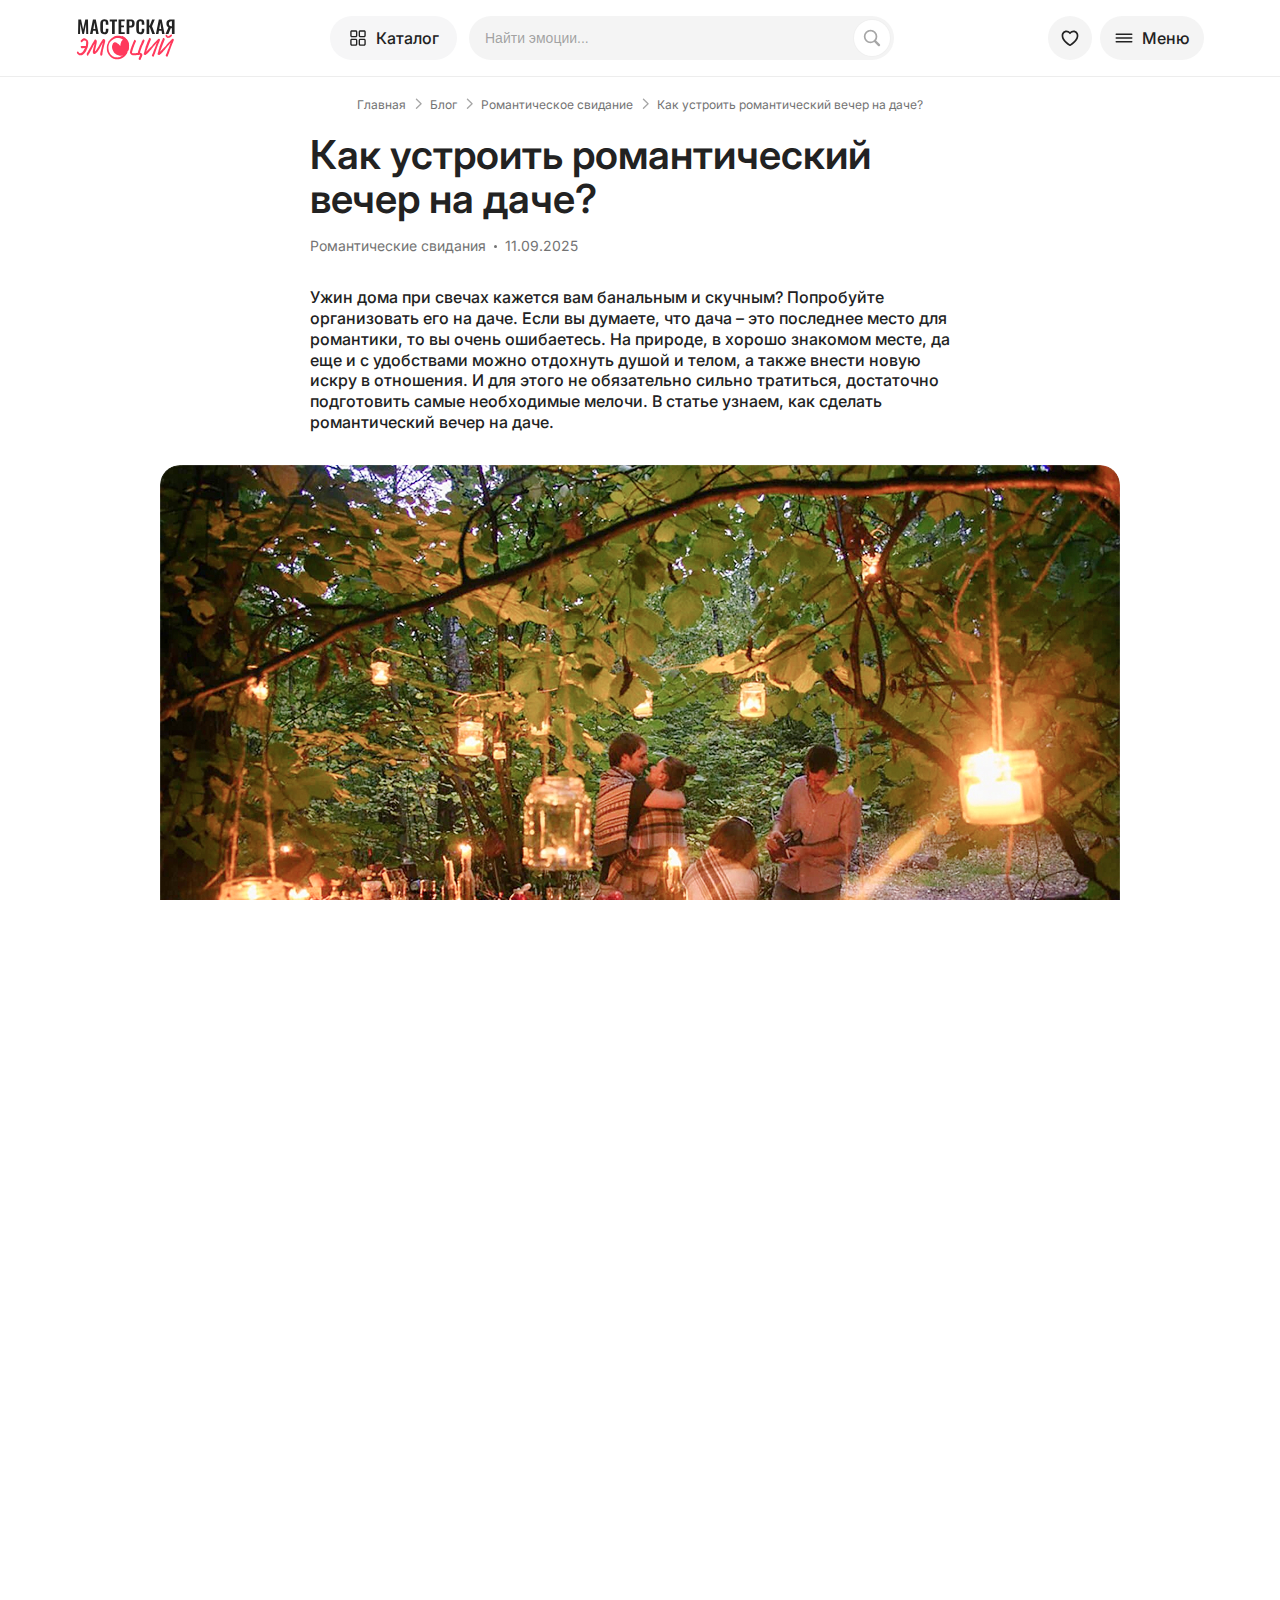
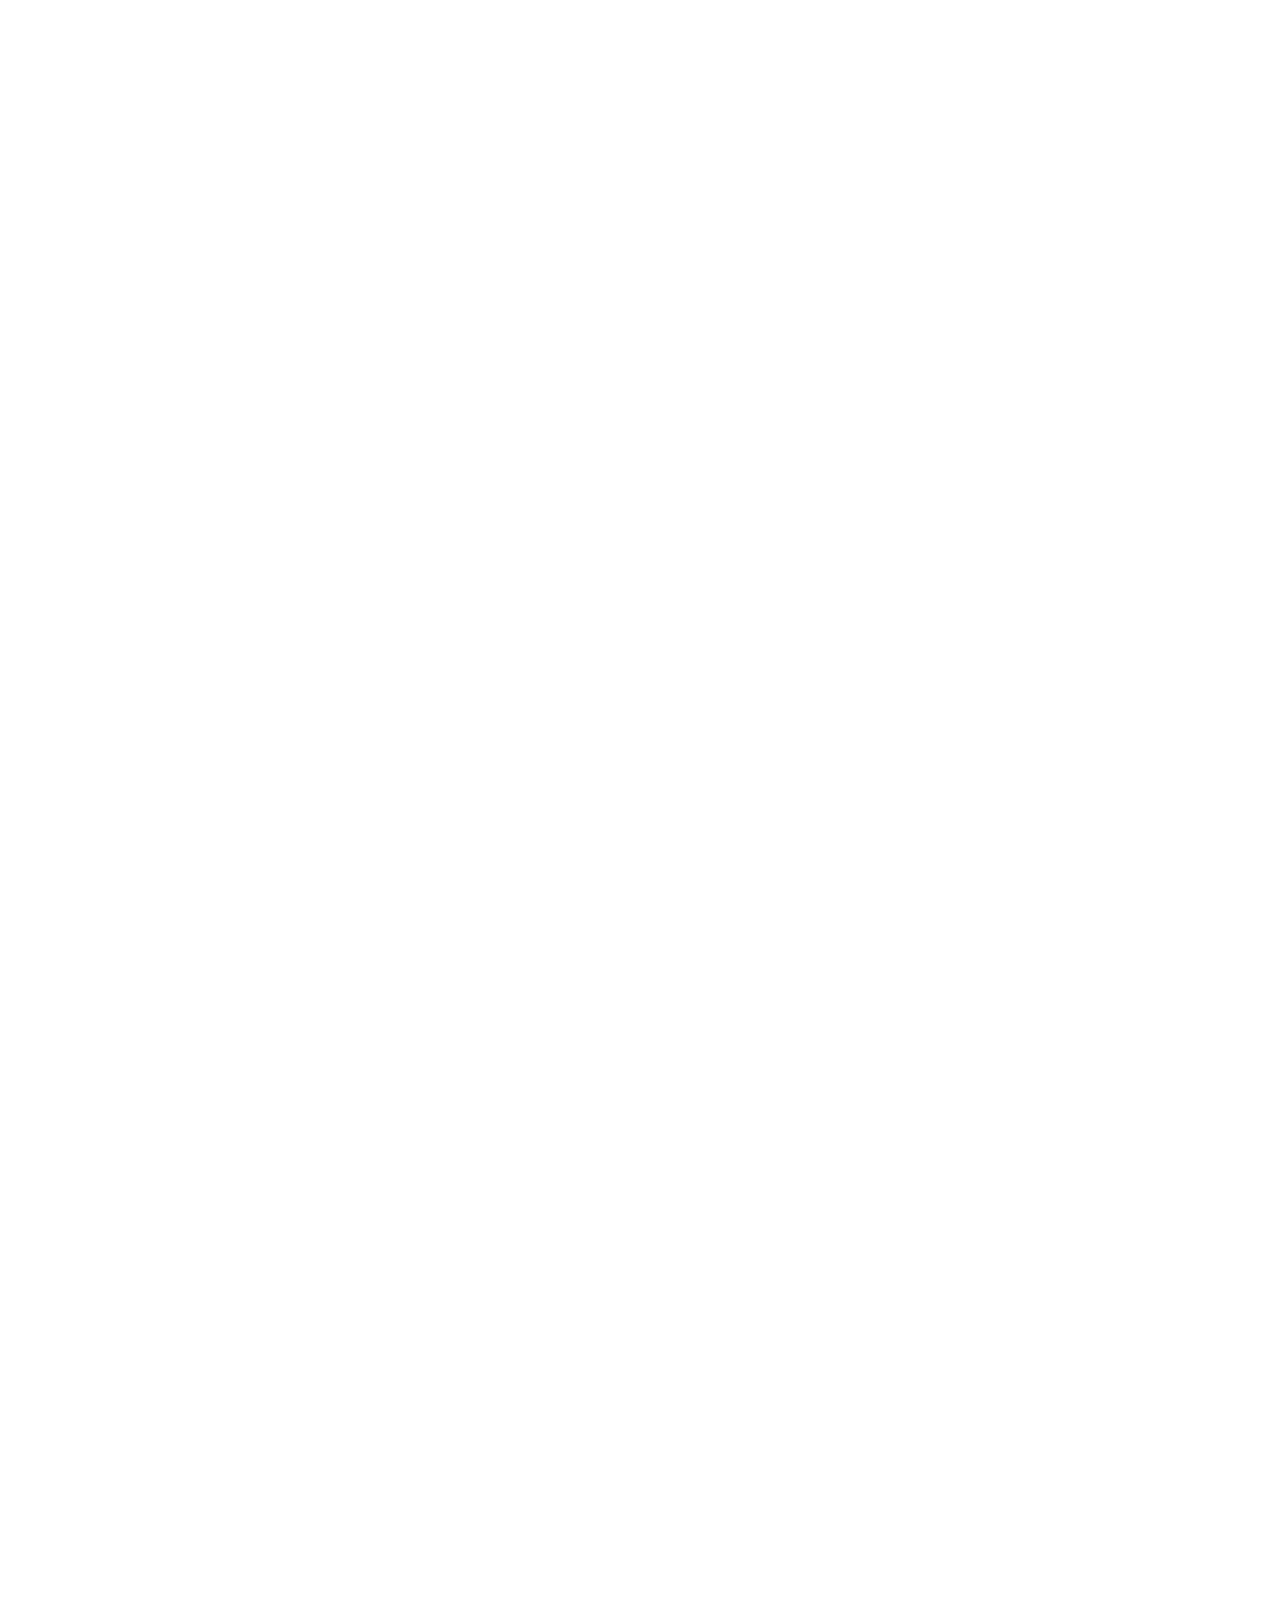
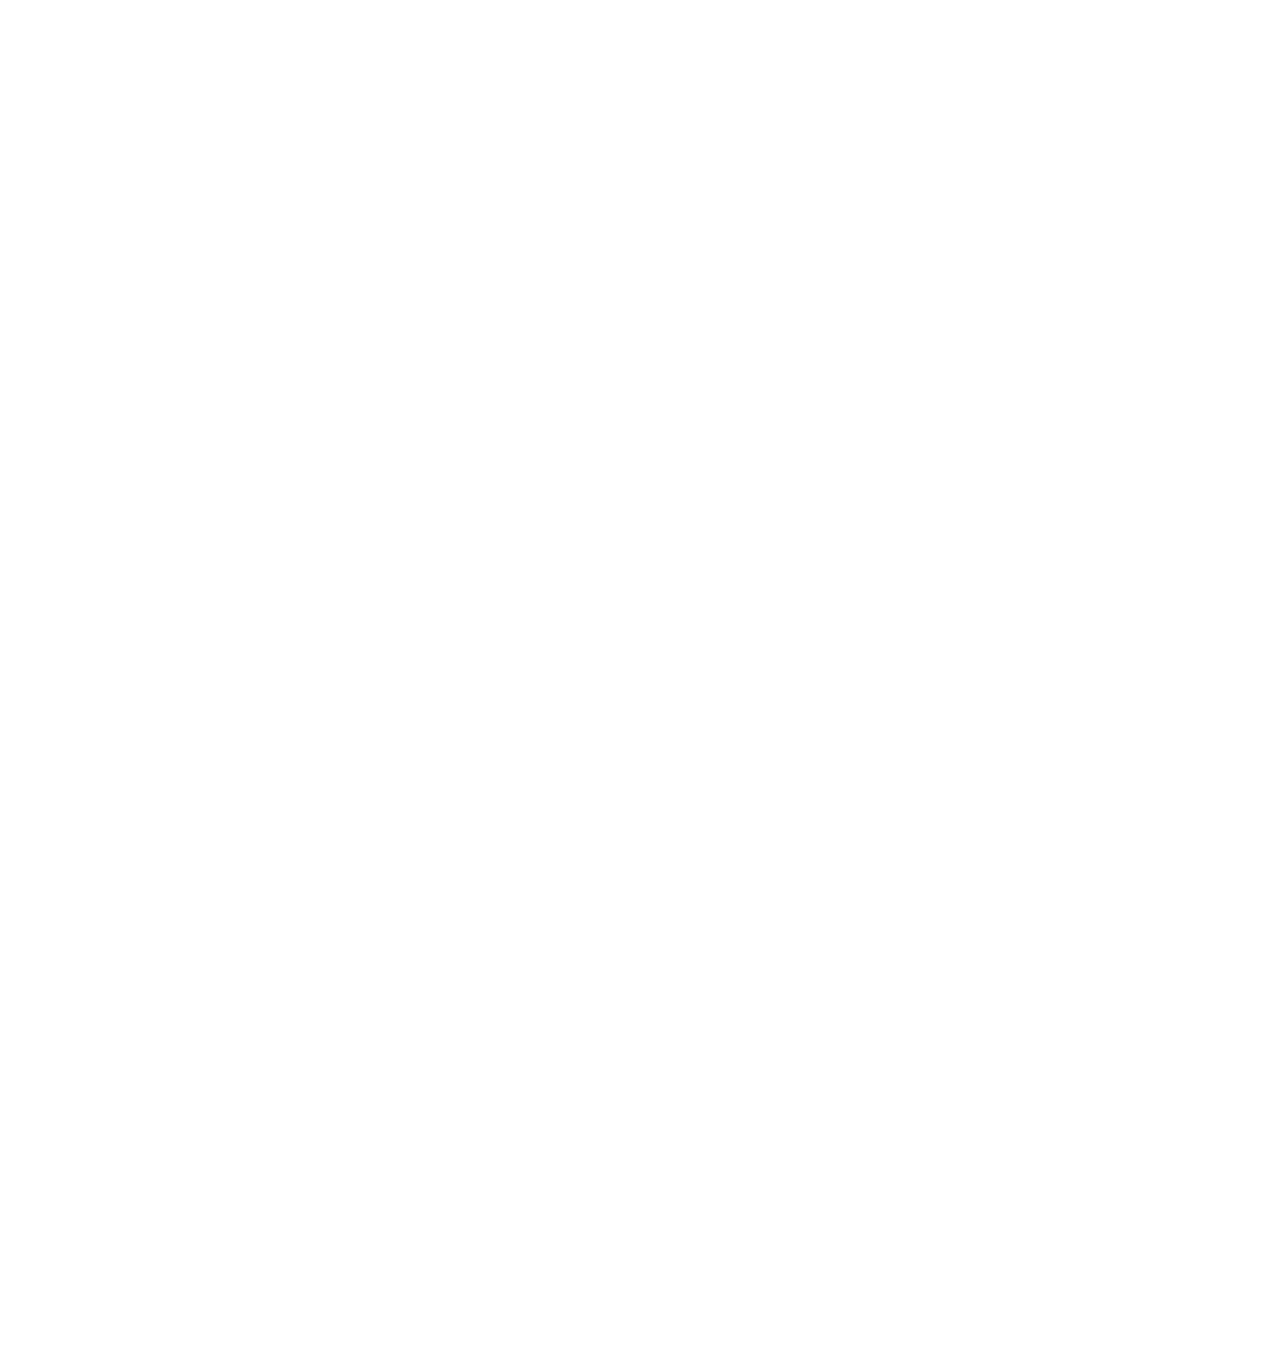
<file: blog-single.html>
<!doctype html>
<html lang="ru">
<head>
  <meta charset="utf-8" />
  <meta name="viewport" content="width=device-width,initial-scale=1" />
  <meta name="format-detection" content="telephone=no">
  <title>Мастерская эмоций — Главная</title>
  <!-- Swiper -->
  <link rel="stylesheet" href="assets/css/swiper-bundle.min.css">
  <!-- Main CSS -->
  <link rel="stylesheet" href="assets/css/main.css">
</head>
<body>
  <div class="page-blur"></div>
  <header class="site-header">
    <div class="container header-inner">
      <div class="header-controls">
        <img class="logo" src="assets/img/Logo.svg" alt="Logo">
        <div class="header-controls-wrap">
          <button id="catalogBtn" 
          class="btn ghost" 
          aria-expanded="false" 
          aria-controls="catalogPanel">
          <span class="icon"></span>
          <p>Каталог</p>
        </button>
        <div class="search-nav search-nav-main" >
          <input type="search" id="searchInput" placeholder="Найти эмоции..." />
          <button class="search-clear" id="clearBtn" aria-label="Очистить">
            <svg xmlns="http://www.w3.org/2000/svg" width="16" height="16" fill="none" viewBox="0 0 16 16">
              <path fill="#6A6A6A" fill-opacity=".6" d="M12.53 11.385a.66.66 0 0 1-.007.92.661.661 0 0 1-.925.005L7.994 8.707 4.391 12.31a.673.673 0 0 1-.926-.005.66.66 0 0 1 0-.92l3.603-3.61-3.603-3.603c-.246-.24-.246-.668 0-.926a.667.667 0 0 1 .926 0L7.994 6.85l3.604-3.604a.661.661 0 0 1 .925.006.654.654 0 0 1 .006.92L8.926 7.775l3.603 3.61Z"/>
            </svg>
          </button>
          <button class="search-box search-finder" id="searchBtn" aria-label="Поиск">
            <svg xmlns="http://www.w3.org/2000/svg" width="20" height="20" fill="none" viewBox="0 0 20 20">
              <path fill="#6A6A6A" fill-opacity=".6" d="M1.807 8.496A6.763 6.763 0 0 1 8.564 1.74a6.763 6.763 0 0 1 6.757 6.757 6.605 6.605 0 0 1-1.262 3.885l3.793 3.802c.225.232.34.54.34.871 0 .69-.506 1.22-1.211 1.22a1.21 1.21 0 0 1-.88-.348l-3.818-3.819a6.57 6.57 0 0 1-3.719 1.146 6.763 6.763 0 0 1-6.757-6.757Zm1.727 0c0 2.78 2.25 5.03 5.03 5.03 2.78 0 5.03-2.25 5.03-5.03 0-2.78-2.25-5.03-5.03-5.03-2.78 0-5.03 2.25-5.03 5.03Z"/>
            </svg>
          </button>
        </div>

        </div>
        <div class="header-controls-wrap-2">
          <a href="#">
            <div class="fav-btn">
              <svg xmlns="http://www.w3.org/2000/svg" width="20" height="20" fill="none" viewBox="0 0 20 20">
                <path fill="#222" d="M1.616 7.666c0-3.046 2.109-5.171 4.823-5.171 1.577 0 2.822.738 3.561 1.826.747-1.096 1.984-1.826 3.561-1.826 2.723 0 4.823 2.125 4.823 5.171 0 3.553-2.972 7.056-7.612 10.044-.25.158-.556.315-.772.315-.208 0-.523-.157-.772-.315-4.64-2.988-7.612-6.491-7.612-10.044Zm1.669 0c0 2.938 3.063 6.184 6.557 8.508.075.05.125.083.158.083s.083-.033.158-.083c3.494-2.324 6.557-5.57 6.557-8.508 0-2.108-1.386-3.528-3.245-3.528-1.494 0-2.308.922-2.864 1.71-.25.324-.39.44-.606.44-.216 0-.374-.108-.606-.44-.523-.797-1.361-1.71-2.864-1.71-1.86 0-3.245 1.42-3.245 3.528Z"/>
              </svg>
            </div>
          </a>
          <button id="menuBtn" class="btn" 
          aria-expanded="false" 
          aria-controls="menuPanel" 
          aria-haspopup="true" 
          aria-label="Открыть меню">
            <span class="icon"></span>
            <p>Меню</p>
        </button>
        </div>
        <!-- Menu panel -->
        <div id="menuPanel" class="panel menu-panel" hidden aria-hidden="true" role="menu" aria-label="Меню сайта">
          <div class="container">
            <ul class="menu-list" role="list">
              <li role="none"><a role="menuitem" href="#"><img src="assets/img/menu-icon-1.svg" alt="menu-icon">Контакты</a></li>
              <li role="none"><a role="menuitem" href="#"><img src="assets/img/menu-icon-2.svg" alt="menu-icon">Отзывы</a></li>
              <li role="none"><a role="menuitem" href="#"><img src="assets/img/menu-icon-3.svg" alt="menu-icon">Блог</a></li>
              <li role="none"><a role="menuitem" href="#"><img src="assets/img/menu-icon-4.svg" alt="menu-icon">Сертификат</a></li>
              <li role="none"><a role="menuitem" href="#"><img src="assets/img/menu-icon-5.svg" alt="menu-icon">Франшиза</a></li>
            </ul>
          </div>
        </div>

      </div>
    </div>
  </header>

  <div class="search-nav search-nav-panel" >
    <input type="search" id="searchInputPanel" placeholder="Найти эмоции..." />
    <button class="search-clear" id="clearBtn" aria-label="Очистить">
      <svg xmlns="http://www.w3.org/2000/svg" width="16" height="16" fill="none" viewBox="0 0 16 16">
        <path fill="#6A6A6A" fill-opacity=".6" d="M12.53 11.385a.66.66 0 0 1-.007.92.661.661 0 0 1-.925.005L7.994 8.707 4.391 12.31a.673.673 0 0 1-.926-.005.66.66 0 0 1 0-.92l3.603-3.61-3.603-3.603c-.246-.24-.246-.668 0-.926a.667.667 0 0 1 .926 0L7.994 6.85l3.604-3.604a.661.661 0 0 1 .925.006.654.654 0 0 1 .006.92L8.926 7.775l3.603 3.61Z"/>
      </svg>
    </button>
    <button class="search-box" id="searchBtn" aria-label="Поиск">
      <svg xmlns="http://www.w3.org/2000/svg" width="20" height="20" fill="none" viewBox="0 0 20 20">
        <path fill="#6A6A6A" fill-opacity=".6" d="M1.807 8.496A6.763 6.763 0 0 1 8.564 1.74a6.763 6.763 0 0 1 6.757 6.757 6.605 6.605 0 0 1-1.262 3.885l3.793 3.802c.225.232.34.54.34.871 0 .69-.506 1.22-1.211 1.22a1.21 1.21 0 0 1-.88-.348l-3.818-3.819a6.57 6.57 0 0 1-3.719 1.146 6.763 6.763 0 0 1-6.757-6.757Zm1.727 0c0 2.78 2.25 5.03 5.03 5.03 2.78 0 5.03-2.25 5.03-5.03 0-2.78-2.25-5.03-5.03-5.03-2.78 0-5.03 2.25-5.03 5.03Z"/>
      </svg>
    </button>
  </div>

  <!-- Catalog panel -->
  <div id="catalogPanel" class="panel catalog-panel" aria-hidden="true" role="region" aria-label="Каталог">
    <div class="container">
      <div class="catalog-grid">
        <a class="cat-item" href="#">
          <img src="assets/img/cat-1.svg" alt="">
          Предложение руки и сердца
        </a>
        <a class="cat-item" href="#"><img src="assets/img/cat-1.svg" alt="">
          Романтические свидания
        </a>
        <a class="cat-item" href="#"><img src="assets/img/cat-2.svg" alt="">
          Организация свадьбы
        </a>
        <a class="cat-item" href="#"><img src="assets/img/cat-2.svg" alt="">
          Выписка из роддома
        </a>
        <a class="cat-item" href="#"><img src="assets/img/cat-1.svg" alt="">
          Мальчишник
        </a>
        <a class="cat-item" href="#"><img src="assets/img/cat-1.svg" alt="">
          Девичник
        </a>
        <a class="cat-item" href="#"><img src="assets/img/cat-2.svg" alt="">
          Фотосессия
        </a>
        <a class="cat-item" href="#"><img src="assets/img/cat-1.svg" alt="">
          Гендерные праздники
        </a>
        <a class="cat-item" href="#"><img src="assets/img/cat-1.svg" alt="">
          Флешмоб
        </a>
        <a class="cat-item" href="#"><img src="assets/img/cat-1.svg" alt="">
          Выписка из роддома
        </a>
        <a class="cat-item" href="#"><img src="assets/img/cat-1.svg" alt="">
          Мальчишник
        </a>
        <a class="cat-item" href="#"><img src="assets/img/cat-1.svg" alt="">
          Девичник
        </a>
      </div>
    </div>
  </div>



  <main>
    <!-- Breadcrumbs -->
    <nav class="page-breadcrumbs container center" aria-label="Хлебные крошки">
      <ol class="breadcrumbs-list" itemscope itemtype="https://schema.org/BreadcrumbList">

        <li class="breadcrumbs-item" itemprop="itemListElement" itemscope itemtype="https://schema.org/ListItem">
          <a href="index.html" itemprop="item">
            <span itemprop="name">Главная</span>
          </a>
          <meta itemprop="position" content="1" />
        </li>

        <li class="breadcrumbs-separator" aria-hidden="true">
          <svg xmlns="http://www.w3.org/2000/svg" width="16" height="16" fill="none" viewBox="0 0 16 16">
            <path fill="#6A6A6A" fill-opacity=".6" d="M11.75 7.77c0 .199-.07.369-.229.521l-4.57 4.47a.645.645 0 0 1-.474.194.674.674 0 0 1-.686-.68c0-.187.082-.357.205-.486l4.125-4.02L5.996 3.75a.707.707 0 0 1-.205-.492c0-.381.305-.674.686-.674.187 0 .345.064.474.193l4.57 4.471a.712.712 0 0 1 .229.522Z"/>
          </svg>
        </li>

        <li class="breadcrumbs-item" itemprop="itemListElement" itemscope itemtype="https://schema.org/ListItem">
          <a href="index.html" itemprop="item">
            <span itemprop="name">Блог</span>
          </a>
          <meta itemprop="position" content="1" />
        </li>

        <li class="breadcrumbs-separator" aria-hidden="true">
          <svg xmlns="http://www.w3.org/2000/svg" width="16" height="16" fill="none" viewBox="0 0 16 16">
            <path fill="#6A6A6A" fill-opacity=".6" d="M11.75 7.77c0 .199-.07.369-.229.521l-4.57 4.47a.645.645 0 0 1-.474.194.674.674 0 0 1-.686-.68c0-.187.082-.357.205-.486l4.125-4.02L5.996 3.75a.707.707 0 0 1-.205-.492c0-.381.305-.674.686-.674.187 0 .345.064.474.193l4.57 4.471a.712.712 0 0 1 .229.522Z"/>
          </svg>
        </li>

        <li class="breadcrumbs-item" itemprop="itemListElement" itemscope itemtype="https://schema.org/ListItem">
          <a href="index.html" itemprop="item">
            <span itemprop="name">Романтическое свидание</span>
          </a>
          <meta itemprop="position" content="1" />
        </li>

        <li class="breadcrumbs-separator" aria-hidden="true">
          <svg xmlns="http://www.w3.org/2000/svg" width="16" height="16" fill="none" viewBox="0 0 16 16">
            <path fill="#6A6A6A" fill-opacity=".6" d="M11.75 7.77c0 .199-.07.369-.229.521l-4.57 4.47a.645.645 0 0 1-.474.194.674.674 0 0 1-.686-.68c0-.187.082-.357.205-.486l4.125-4.02L5.996 3.75a.707.707 0 0 1-.205-.492c0-.381.305-.674.686-.674.187 0 .345.064.474.193l4.57 4.471a.712.712 0 0 1 .229.522Z"/>
          </svg>
        </li>

        <li class="breadcrumbs-item current" itemprop="itemListElement" itemscope itemtype="https://schema.org/ListItem">
          <span itemprop="name">Как устроить романтический вечер на даче?</span>
          <meta itemprop="position" content="3" />
        </li>

      </ol>
    </nav>

    <section class="category-section container blog-page-section">
        <div class="single-blog-wrapper">
            <div class="single-blog-text">
                <h1>Как устроить романтический вечер на даче?</h1>
                <div class="blog-card-meta">
                    <span>Романтические свидания</span>
                    <span class="dot"></span>
                    <span>11.09.2025</span>
                </div>
                <p>
                    <strong>
                        Ужин дома при свечах кажется вам банальным и скучным? Попробуйте организовать его на даче. Если вы думаете, что дача – это последнее место для романтики, то вы очень ошибаетесь. На природе, в хорошо знакомом месте, да еще и с удобствами можно отдохнуть душой и телом, а также внести новую искру в отношения. И для этого не обязательно сильно тратиться, достаточно подготовить самые необходимые мелочи. В статье узнаем, как сделать романтический вечер на даче.
                    </strong>
                </p>
            </div>
            <img class="big-image-single-blog" src="assets/img/big-blog.jpg" alt="blog1">
            <div class="single-blog-text">
                <h2>Оформление дачи для романтического вечера</h2>
                <p>Ориентируйтесь на время года при подборе аксессуаров:</p>
                <p>Осенью приготовьте подушки, теплый большой плед для вас обоих или по одному для каждого, а также свечи в открытых стеклянных баночках для защиты от ветра. Располагайтесь на скамейке или стульях в саду, чтобы вместе любоваться закатом. Не забудьте про горячий чай или глинтвейн. Если листья с деревьев уже облетели, развесьте на них разноцветные бусы, елочные украшения, шишки на ниточках. Подойдут и венки из яркой листвы, которые можно повесить и на дом.</p>
                <p>Зима позволяет окунуться в романтику. Лепестки роз будут очень выделяться на фоне белого, пушистого снега. Выложите ими дорожку к дачному домику. Романтический ужин при свечах или керосиновой лампе, фонари в саду, рождественские венки на дверях, гирлянда, ароматизированные саше – не ограничивайте свою фантазию!</p>
                <p>Весной подготовьте небольшие букетики из живых цветов и расставьте их внутри помещения. Возьмите яркие разноцветные чашки, пестрые салфетки, такие же свечи, поставьте новую садовую фигурку с ангелом или эльфом.</p>
                <p>Летом выбирайте место для романтики среди густой зелени, чтобы спрятаться в ее тени. Расстелите плед на земле и аккуратно разложите на нем все самое необходимое. Всю посуду, подушки, сам плед, живые цветы в кашпо подберите в оттенках одного цвета.</p>
                <img src="assets/img/big-blog.jpg" alt="blog">
                <h2>Оформление дачи для романтического вечера</h2>
                <p>Ориентируйтесь на время года при подборе аксессуаров:</p>
                <p>Осенью приготовьте подушки, теплый большой плед для вас обоих или по одному для каждого, а также свечи в открытых стеклянных баночках для защиты от ветра. Располагайтесь на скамейке или стульях в саду, чтобы вместе любоваться закатом. Не забудьте про горячий чай или глинтвейн. Если листья с деревьев уже облетели, развесьте на них разноцветные бусы, елочные украшения, шишки на ниточках. Подойдут и венки из яркой листвы, которые можно повесить и на дом.</p>
                <p>Зима позволяет окунуться в романтику. Лепестки роз будут очень выделяться на фоне белого, пушистого снега. Выложите ими дорожку к дачному домику. Романтический ужин при свечах или керосиновой лампе, фонари в саду, рождественские венки на дверях, гирлянда, ароматизированные саше – не ограничивайте свою фантазию!</p>
                <p>Весной подготовьте небольшие букетики из живых цветов и расставьте их внутри помещения. Возьмите яркие разноцветные чашки, пестрые салфетки, такие же свечи, поставьте новую садовую фигурку с ангелом или эльфом.</p>
                <p>Летом выбирайте место для романтики среди густой зелени, чтобы спрятаться в ее тени. Расстелите плед на земле и аккуратно разложите на нем все самое необходимое. Всю посуду, подушки, сам плед, живые цветы в кашпо подберите в оттенках одного цвета.</p>
                <img src="assets/img/big-blog.jpg" alt="blog">
                <p>Осенью приготовьте подушки, теплый большой плед для вас обоих или по одному для каждого, а также свечи в открытых стеклянных баночках для защиты от ветра. Располагайтесь на скамейке или стульях в саду, чтобы вместе любоваться закатом. Не забудьте про горячий чай или глинтвейн. Если листья с деревьев уже облетели, развесьте на них разноцветные бусы, елочные украшения, шишки на ниточках. Подойдут и венки из яркой листвы, которые можно повесить и на дом.</p>
                <p>Зима позволяет окунуться в романтику. Лепестки роз будут очень выделяться на фоне белого, пушистого снега. Выложите ими дорожку к дачному домику. Романтический ужин при свечах или керосиновой лампе, фонари в саду, рождественские венки на дверях, гирлянда, ароматизированные саше – не ограничивайте свою фантазию!</p>
            </div>
        </div>
    </section>

    <section class="category-section container single-blog-recs">
        <div class="single-blog-recs-title">
            Похожие статьи
        </div>
        <div class="blog-cards-wrapper">
          <a href="#" class="blog-card">
              <div class="blog-card-image">
              <img src="assets/img/blog1.jpg" alt="blog">
              </div>
              <div class="blog-card-content">
              <div class="blog-card-title">Как устроить романтический вечер на даче?</div>
              <div class="blog-card-meta">
                  <span>Романтические свидания</span>
                  <span class="dot"></span>
                  <span>11.09.2025</span>
              </div>
              </div>
          </a>
          <a href="#" class="blog-card">
              <div class="blog-card-image">
              <img src="assets/img/blog1.jpg" alt="blog">
              </div>
              <div class="blog-card-content">
              <div class="blog-card-title">Как устроить романтический вечер на даче?</div>
              <div class="blog-card-meta">
                  <span>Романтические свидания</span>
                  <span class="dot"></span>
                  <span>11.09.2025</span>
              </div>
              </div>
          </a>
          <a href="#" class="blog-card">
              <div class="blog-card-image">
              <img src="assets/img/blog1.jpg" alt="blog">
              </div>
              <div class="blog-card-content">
              <div class="blog-card-title">Как устроить романтический вечер на даче?</div>
              <div class="blog-card-meta">
                  <span>Романтические свидания</span>
                  <span class="dot"></span>
                  <span>11.09.2025</span>
              </div>
              </div>
          </a>
        </div>
    </section>

  </main>

  <footer class="site-footer">
    <div class="container footer-inner">
      <div class="footer-cols">
        <div class="footer-col footer__logo">
          <img src="assets/img/Logo.svg" class="logo" alt="Logo">
        </div>
        <div class="footer-col footer__company">
          <p class="footer-col-title">Компания</p>
          <ul>
            <li><a href="#">Контакты</a></li>
            <li><a href="#">Отзывы</a></li>
            <li><a href="#">Блог</a></li>
            <li><a href="#">Cертификат</a></li>
            <li><a href="#">Франшиза</a></li>
          </ul>
        </div>
        <div class="footer-col footer__services">
          <p class="footer-col-title">Популярные услуги</p>
          <ul>
            <li><a href="#">Свидание в Москва-сити</a></li>
            <li><a href="#">Свидание в Останкино</a></li>
            <li><a href="#">Предложение руки и сердца</a></li>
            <li><a href="#">Флешмоб</a></li>
            <li><a href="#">Девичник</a></li>
            <li><a href="#">Мальчишник</a></li>
            <li><a href="#">Выписка с роддома</a></li>
          </ul>
        </div>
        <div class="footer-col footer__social">
          <p class="footer-col-title">Социальные сети</p>
          <ul>
            <li><a href="#"><img src="assets/img/vk.svg" alt="vk">Вконтакте</a></li>
            <li><a href="#"><img src="assets/img/tg.svg" alt="tg">Telegram</a></li>
            <li><a href="#"><img src="assets/img/youtube.svg" alt="youtube">Youtube</a></li>
            <li><a href="#"><img src="assets/img/ig.svg" alt="ig">Insta</a></li>
            <li><a href="#"><img src="assets/img/max.svg" alt="max">Max</a></li>
          </ul>
        </div>
      </div>
      <div class="footer-copy">
        <div class="footer-copy-text">
          <p>
            © 2025 Мастерская Эмоций <br>
            ОГРН: 321774600652941 <br>
            ИНН: 213001929258
          </p>
        </div>
        <div class="footer-copy-links">
          <a href="#">Авторские права</a>
          <a href="#">Политика конфиденциальности</a>
          <a href="#">Правила оказания услуг</a>
          <a href="#">Договор оферты</a>
        </div>
      </div>
    </div>
  </footer>


  <!-- Swiper JS -->
  <script src="assets/js/swiper-bundle.min.js"></script>
  <!-- Main JS -->
  <script src="assets/js/main.js"></script>
</body>
</html>
</file>
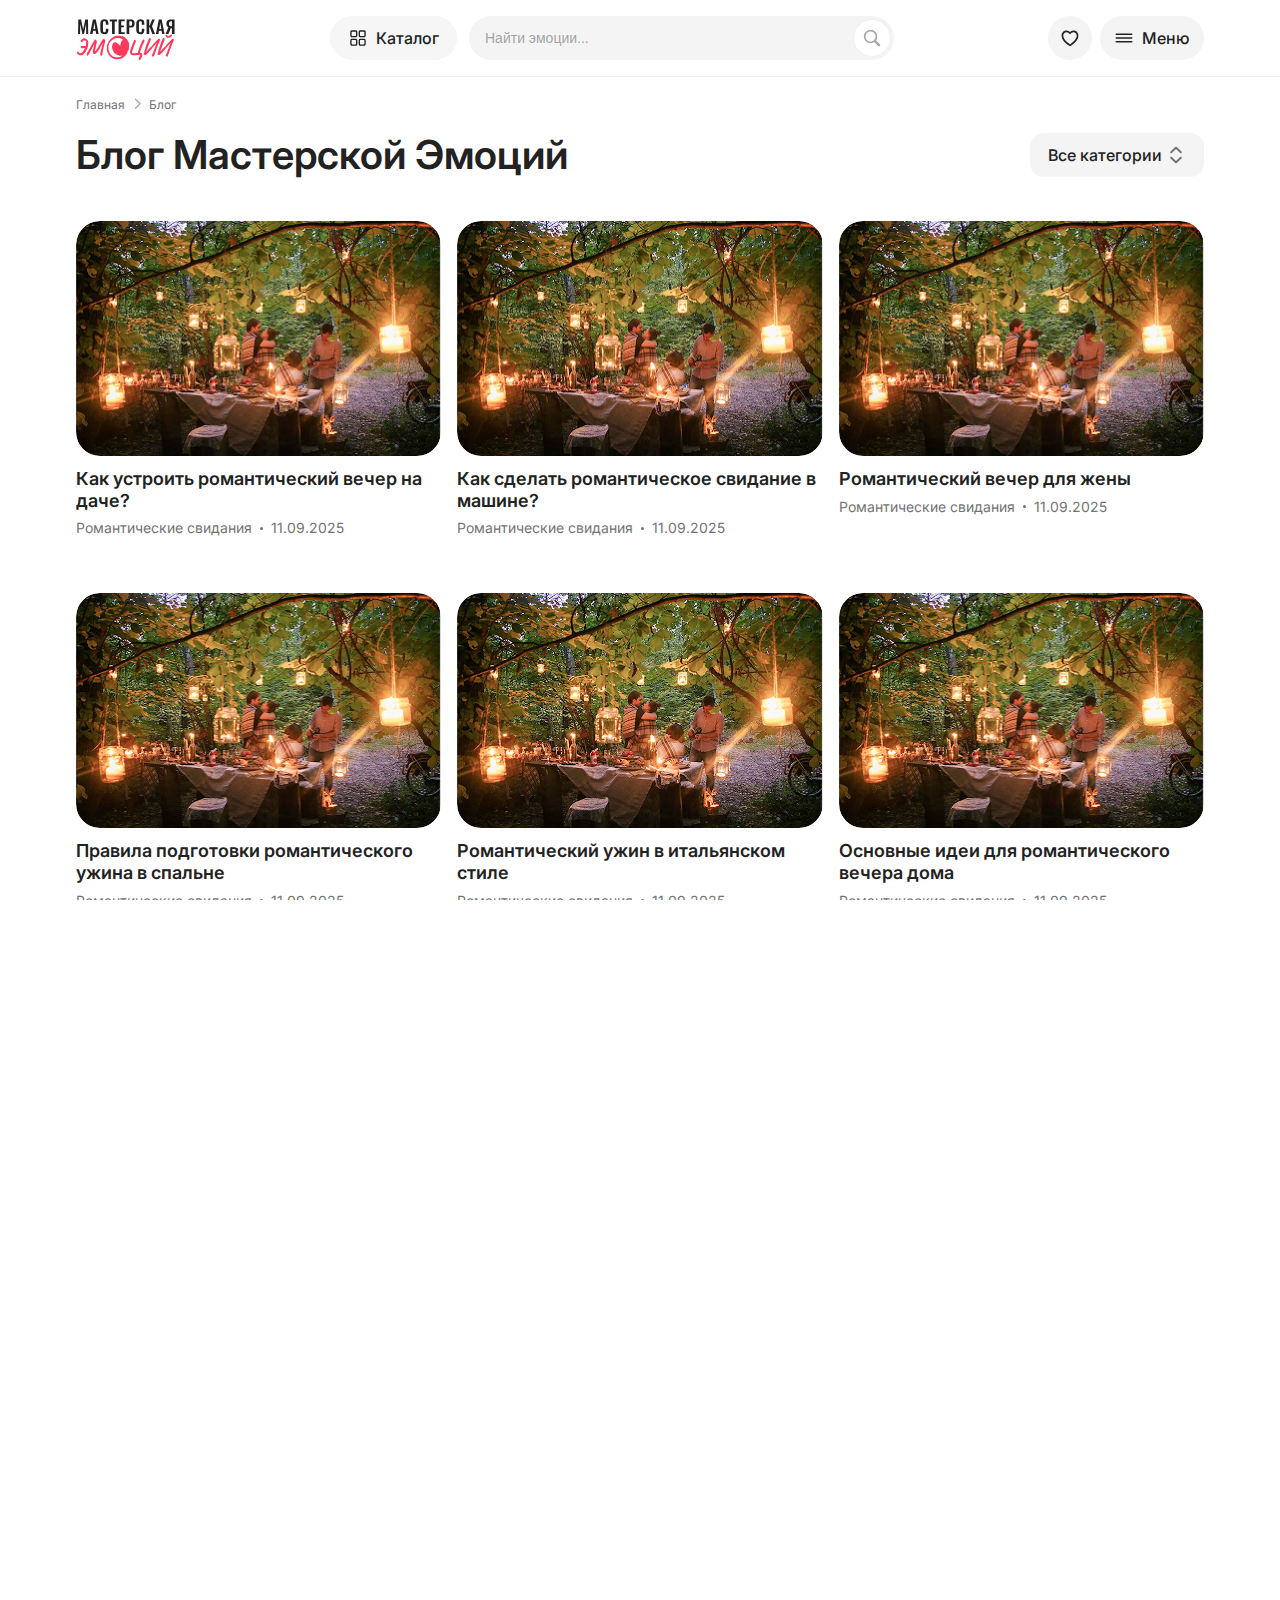
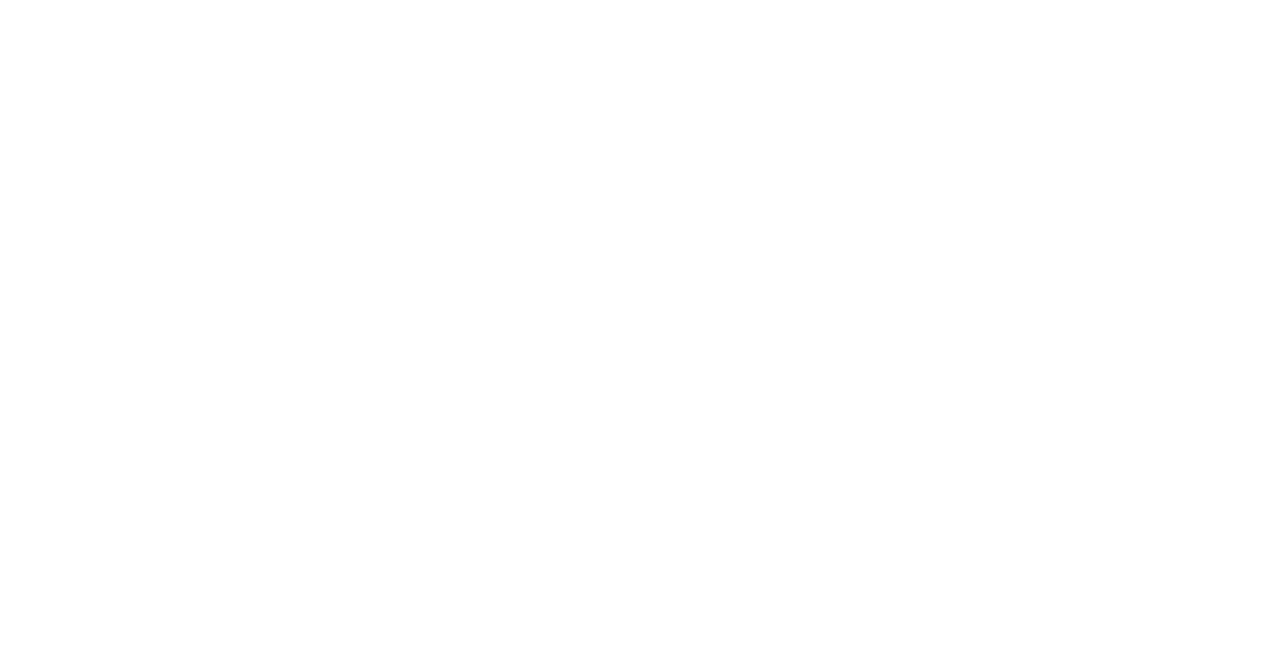
<file: blog.html>
<!doctype html>
<html lang="ru">
<head>
  <meta charset="utf-8" />
  <meta name="viewport" content="width=device-width,initial-scale=1" />
  <meta name="format-detection" content="telephone=no">
  <title>Мастерская эмоций — Главная</title>
  <!-- Swiper -->
  <link rel="stylesheet" href="assets/css/swiper-bundle.min.css">
  <!-- Main CSS -->
  <link rel="stylesheet" href="assets/css/main.css">
</head>
<body>
  <div class="page-blur"></div>
  <header class="site-header">
    <div class="container header-inner">
      <div class="header-controls">
        <img class="logo" src="assets/img/Logo.svg" alt="Logo">
        <div class="header-controls-wrap">
          <button id="catalogBtn" 
          class="btn ghost" 
          aria-expanded="false" 
          aria-controls="catalogPanel">
          <span class="icon"></span>
          <p>Каталог</p>
        </button>
        <div class="search-nav search-nav-main" >
          <input type="search" id="searchInput" placeholder="Найти эмоции..." />
          <button class="search-clear" id="clearBtn" aria-label="Очистить">
            <svg xmlns="http://www.w3.org/2000/svg" width="16" height="16" fill="none" viewBox="0 0 16 16">
              <path fill="#6A6A6A" fill-opacity=".6" d="M12.53 11.385a.66.66 0 0 1-.007.92.661.661 0 0 1-.925.005L7.994 8.707 4.391 12.31a.673.673 0 0 1-.926-.005.66.66 0 0 1 0-.92l3.603-3.61-3.603-3.603c-.246-.24-.246-.668 0-.926a.667.667 0 0 1 .926 0L7.994 6.85l3.604-3.604a.661.661 0 0 1 .925.006.654.654 0 0 1 .006.92L8.926 7.775l3.603 3.61Z"/>
            </svg>
          </button>
          <button class="search-box search-finder" id="searchBtn" aria-label="Поиск">
            <svg xmlns="http://www.w3.org/2000/svg" width="20" height="20" fill="none" viewBox="0 0 20 20">
              <path fill="#6A6A6A" fill-opacity=".6" d="M1.807 8.496A6.763 6.763 0 0 1 8.564 1.74a6.763 6.763 0 0 1 6.757 6.757 6.605 6.605 0 0 1-1.262 3.885l3.793 3.802c.225.232.34.54.34.871 0 .69-.506 1.22-1.211 1.22a1.21 1.21 0 0 1-.88-.348l-3.818-3.819a6.57 6.57 0 0 1-3.719 1.146 6.763 6.763 0 0 1-6.757-6.757Zm1.727 0c0 2.78 2.25 5.03 5.03 5.03 2.78 0 5.03-2.25 5.03-5.03 0-2.78-2.25-5.03-5.03-5.03-2.78 0-5.03 2.25-5.03 5.03Z"/>
            </svg>
          </button>
        </div>

        </div>
        <div class="header-controls-wrap-2">
          <a href="#">
            <div class="fav-btn">
              <svg xmlns="http://www.w3.org/2000/svg" width="20" height="20" fill="none" viewBox="0 0 20 20">
                <path fill="#222" d="M1.616 7.666c0-3.046 2.109-5.171 4.823-5.171 1.577 0 2.822.738 3.561 1.826.747-1.096 1.984-1.826 3.561-1.826 2.723 0 4.823 2.125 4.823 5.171 0 3.553-2.972 7.056-7.612 10.044-.25.158-.556.315-.772.315-.208 0-.523-.157-.772-.315-4.64-2.988-7.612-6.491-7.612-10.044Zm1.669 0c0 2.938 3.063 6.184 6.557 8.508.075.05.125.083.158.083s.083-.033.158-.083c3.494-2.324 6.557-5.57 6.557-8.508 0-2.108-1.386-3.528-3.245-3.528-1.494 0-2.308.922-2.864 1.71-.25.324-.39.44-.606.44-.216 0-.374-.108-.606-.44-.523-.797-1.361-1.71-2.864-1.71-1.86 0-3.245 1.42-3.245 3.528Z"/>
              </svg>
            </div>
          </a>
          <button id="menuBtn" class="btn" 
          aria-expanded="false" 
          aria-controls="menuPanel" 
          aria-haspopup="true" 
          aria-label="Открыть меню">
            <span class="icon"></span>
            <p>Меню</p>
        </button>
        </div>
        <!-- Menu panel -->
        <div id="menuPanel" class="panel menu-panel" hidden aria-hidden="true" role="menu" aria-label="Меню сайта">
          <div class="container">
            <ul class="menu-list" role="list">
              <li role="none"><a role="menuitem" href="#"><img src="assets/img/menu-icon-1.svg" alt="menu-icon">Контакты</a></li>
              <li role="none"><a role="menuitem" href="#"><img src="assets/img/menu-icon-2.svg" alt="menu-icon">Отзывы</a></li>
              <li role="none"><a role="menuitem" href="#"><img src="assets/img/menu-icon-3.svg" alt="menu-icon">Блог</a></li>
              <li role="none"><a role="menuitem" href="#"><img src="assets/img/menu-icon-4.svg" alt="menu-icon">Сертификат</a></li>
              <li role="none"><a role="menuitem" href="#"><img src="assets/img/menu-icon-5.svg" alt="menu-icon">Франшиза</a></li>
            </ul>
          </div>
        </div>

      </div>
    </div>
  </header>

  <div class="search-nav search-nav-panel" >
    <input type="search" id="searchInputPanel" placeholder="Найти эмоции..." />
    <button class="search-clear" id="clearBtn" aria-label="Очистить">
      <svg xmlns="http://www.w3.org/2000/svg" width="16" height="16" fill="none" viewBox="0 0 16 16">
        <path fill="#6A6A6A" fill-opacity=".6" d="M12.53 11.385a.66.66 0 0 1-.007.92.661.661 0 0 1-.925.005L7.994 8.707 4.391 12.31a.673.673 0 0 1-.926-.005.66.66 0 0 1 0-.92l3.603-3.61-3.603-3.603c-.246-.24-.246-.668 0-.926a.667.667 0 0 1 .926 0L7.994 6.85l3.604-3.604a.661.661 0 0 1 .925.006.654.654 0 0 1 .006.92L8.926 7.775l3.603 3.61Z"/>
      </svg>
    </button>
    <button class="search-box" id="searchBtn" aria-label="Поиск">
      <svg xmlns="http://www.w3.org/2000/svg" width="20" height="20" fill="none" viewBox="0 0 20 20">
        <path fill="#6A6A6A" fill-opacity=".6" d="M1.807 8.496A6.763 6.763 0 0 1 8.564 1.74a6.763 6.763 0 0 1 6.757 6.757 6.605 6.605 0 0 1-1.262 3.885l3.793 3.802c.225.232.34.54.34.871 0 .69-.506 1.22-1.211 1.22a1.21 1.21 0 0 1-.88-.348l-3.818-3.819a6.57 6.57 0 0 1-3.719 1.146 6.763 6.763 0 0 1-6.757-6.757Zm1.727 0c0 2.78 2.25 5.03 5.03 5.03 2.78 0 5.03-2.25 5.03-5.03 0-2.78-2.25-5.03-5.03-5.03-2.78 0-5.03 2.25-5.03 5.03Z"/>
      </svg>
    </button>
  </div>

  <!-- Catalog panel -->
  <div id="catalogPanel" class="panel catalog-panel" aria-hidden="true" role="region" aria-label="Каталог">
    <div class="container">
      <div class="catalog-grid">
        <a class="cat-item" href="#">
          <img src="assets/img/cat-1.svg" alt="">
          Предложение руки и сердца
        </a>
        <a class="cat-item" href="#"><img src="assets/img/cat-1.svg" alt="">
          Романтические свидания
        </a>
        <a class="cat-item" href="#"><img src="assets/img/cat-2.svg" alt="">
          Организация свадьбы
        </a>
        <a class="cat-item" href="#"><img src="assets/img/cat-2.svg" alt="">
          Выписка из роддома
        </a>
        <a class="cat-item" href="#"><img src="assets/img/cat-1.svg" alt="">
          Мальчишник
        </a>
        <a class="cat-item" href="#"><img src="assets/img/cat-1.svg" alt="">
          Девичник
        </a>
        <a class="cat-item" href="#"><img src="assets/img/cat-2.svg" alt="">
          Фотосессия
        </a>
        <a class="cat-item" href="#"><img src="assets/img/cat-1.svg" alt="">
          Гендерные праздники
        </a>
        <a class="cat-item" href="#"><img src="assets/img/cat-1.svg" alt="">
          Флешмоб
        </a>
        <a class="cat-item" href="#"><img src="assets/img/cat-1.svg" alt="">
          Выписка из роддома
        </a>
        <a class="cat-item" href="#"><img src="assets/img/cat-1.svg" alt="">
          Мальчишник
        </a>
        <a class="cat-item" href="#"><img src="assets/img/cat-1.svg" alt="">
          Девичник
        </a>
      </div>
    </div>
  </div>



  <main>
    <!-- Breadcrumbs -->
    <nav class="page-breadcrumbs container" aria-label="Хлебные крошки">
      <ol class="breadcrumbs-list" itemscope itemtype="https://schema.org/BreadcrumbList">

        <li class="breadcrumbs-item" itemprop="itemListElement" itemscope itemtype="https://schema.org/ListItem">
          <a href="index.html" itemprop="item">
            <span itemprop="name">Главная</span>
          </a>
          <meta itemprop="position" content="1" />
        </li>

        <li class="breadcrumbs-separator" aria-hidden="true">
          <svg xmlns="http://www.w3.org/2000/svg" width="16" height="16" fill="none" viewBox="0 0 16 16">
            <path fill="#6A6A6A" fill-opacity=".6" d="M11.75 7.77c0 .199-.07.369-.229.521l-4.57 4.47a.645.645 0 0 1-.474.194.674.674 0 0 1-.686-.68c0-.187.082-.357.205-.486l4.125-4.02L5.996 3.75a.707.707 0 0 1-.205-.492c0-.381.305-.674.686-.674.187 0 .345.064.474.193l4.57 4.471a.712.712 0 0 1 .229.522Z"/>
          </svg>
        </li>

        <li class="breadcrumbs-item current" itemprop="itemListElement" itemscope itemtype="https://schema.org/ListItem">
          <span itemprop="name">Блог</span>
          <meta itemprop="position" content="2" />
        </li>

      </ol>
    </nav>

    <section class="category-section container blog-page-section">
      <div class="category-head">
        <div class="category-title-group">
          <div class="blog-page-title-wrap">
            <h1 class="category-name">Блог Мастерской Эмоций</h1>
            <div class="blog-page-title-select">
                <select id="categorySelect">
                    <option value="all">Все категории</option>
                    <option value="cat-1">Категория 1</option>
                    <option value="cat-2">Категория 2</option>
                    <option value="cat-3">Категория 3</option>
                </select>

                <div class="select-display">
                    <span class="select-text">Все категории</span>

                    <div class="select-arrows">
                        <img src="assets/img/select-arrows.svg" alt="arrows">
                    </div>
                </div>

                <div class="select-dropdown">
                    <div data-value="all" class="select-option">Все категории</div>
                    <div data-value="cat-1" class="select-option">Категория 1</div>
                    <div data-value="cat-2" class="select-option">Категория 2</div>
                    <div data-value="cat-3" class="select-option">Категория 3</div>
                </div>
            </div>
          </div>
        </div>
      </div>
      <div class="blog-cards-wrapper">
        <a href="#" class="blog-card">
            <div class="blog-card-image">
            <img src="assets/img/blog1.jpg" alt="blog">
            </div>
            <div class="blog-card-content">
            <div class="blog-card-title">Как устроить романтический вечер на даче?</div>
            <div class="blog-card-meta">
                <span>Романтические свидания</span>
                <span class="dot"></span>
                <span>11.09.2025</span>
            </div>
            </div>
        </a>

        <a href="#" class="blog-card">
            <div class="blog-card-image">
                <img src="assets/img/blog1.jpg" alt="blog">
            </div>
            <div class="blog-card-content">
            <div class="blog-card-title">Как сделать романтическое свидание в машине?</div>
            <div class="blog-card-meta">
                <span>Романтические свидания</span>
                <span class="dot"></span>
                <span>11.09.2025</span>
            </div>
            </div>
        </a>

        <a href="#" class="blog-card">
            <div class="blog-card-image">
                <img src="assets/img/blog1.jpg" alt="blog">
            </div>
            <div class="blog-card-content">
            <div class="blog-card-title">Романтический вечер для жены</div>
            <div class="blog-card-meta">
                <span>Романтические свидания</span>
                <span class="dot"></span>
                <span>11.09.2025</span>
            </div>
            </div>
        </a>

        <a href="#" class="blog-card">
            <div class="blog-card-image">
                <img src="assets/img/blog1.jpg" alt="blog">
            </div>
            <div class="blog-card-content">
            <div class="blog-card-title">Правила подготовки романтического ужина в спальне</div>
            <div class="blog-card-meta">
                <span>Романтические свидания</span>
                <span class="dot"></span>
                <span>11.09.2025</span>
            </div>
            </div>
        </a>

        <a href="#" class="blog-card">
            <div class="blog-card-image">
                <img src="assets/img/blog1.jpg" alt="blog">
            </div>
            <div class="blog-card-content">
            <div class="blog-card-title">Романтический ужин в итальянском стиле</div>
            <div class="blog-card-meta">
                <span>Романтические свидания</span>
                <span class="dot"></span>
                <span>11.09.2025</span>
            </div>
            </div>
        </a>

        <a href="#" class="blog-card">
            <div class="blog-card-image">
                <img src="assets/img/blog1.jpg" alt="blog">
            </div>
            <div class="blog-card-content">
            <div class="blog-card-title">Основные идеи для романтического вечера дома</div>
            <div class="blog-card-meta">
                <span>Романтические свидания</span>
                <span class="dot"></span>
                <span>11.09.2025</span>
            </div>
            </div>
        </a>

        <a href="#" class="blog-card">
            <div class="blog-card-image">
            <img src="assets/img/blog1.jpg" alt="blog">
            </div>
            <div class="blog-card-content">
            <div class="blog-card-title">Как устроить романтический вечер на даче?</div>
            <div class="blog-card-meta">
                <span>Романтические свидания</span>
                <span class="dot"></span>
                <span>11.09.2025</span>
            </div>
            </div>
        </a>

        <a href="#" class="blog-card">
            <div class="blog-card-image">
                <img src="assets/img/blog1.jpg" alt="blog">
            </div>
            <div class="blog-card-content">
            <div class="blog-card-title">Как сделать романтическое свидание в машине?</div>
            <div class="blog-card-meta">
                <span>Романтические свидания</span>
                <span class="dot"></span>
                <span>11.09.2025</span>
            </div>
            </div>
        </a>

        <a href="#" class="blog-card">
            <div class="blog-card-image">
                <img src="assets/img/blog1.jpg" alt="blog">
            </div>
            <div class="blog-card-content">
            <div class="blog-card-title">Романтический вечер для жены</div>
            <div class="blog-card-meta">
                <span>Романтические свидания</span>
                <span class="dot"></span>
                <span>11.09.2025</span>
            </div>
            </div>
        </a>

        <a href="#" class="blog-card">
            <div class="blog-card-image">
                <img src="assets/img/blog1.jpg" alt="blog">
            </div>
            <div class="blog-card-content">
            <div class="blog-card-title">Правила подготовки романтического ужина в спальне</div>
            <div class="blog-card-meta">
                <span>Романтические свидания</span>
                <span class="dot"></span>
                <span>11.09.2025</span>
            </div>
            </div>
        </a>

        <a href="#" class="blog-card">
            <div class="blog-card-image">
                <img src="assets/img/blog1.jpg" alt="blog">
            </div>
            <div class="blog-card-content">
            <div class="blog-card-title">Романтический ужин в итальянском стиле</div>
            <div class="blog-card-meta">
                <span>Романтические свидания</span>
                <span class="dot"></span>
                <span>11.09.2025</span>
            </div>
            </div>
        </a>

        <a href="#" class="blog-card">
            <div class="blog-card-image">
                <img src="assets/img/blog1.jpg" alt="blog">
            </div>
            <div class="blog-card-content">
            <div class="blog-card-title">Основные идеи для романтического вечера дома</div>
            <div class="blog-card-meta">
                <span>Романтические свидания</span>
                <span class="dot"></span>
                <span>11.09.2025</span>
            </div>
            </div>
        </a>


      </div>

      <nav class="pagination" aria-label="Постраничная навигация">
        <ul class="pagination-list">
          <li class="pagination-item">
            <a href="#" class="pagination-link prev" aria-label="Предыдущая страница">
              <svg xmlns="http://www.w3.org/2000/svg" width="20" height="20" fill="none" viewBox="0 0 20 20">
                <path fill="#222" d="M4.68 10.007c.008-.282.107-.523.331-.739l6.475-6.333a.901.901 0 0 1 .672-.274c.54 0 .963.415.963.954a1 1 0 0 1-.29.697l-5.836 5.695 5.836 5.694c.182.183.29.424.29.69a.948.948 0 0 1-.963.962.901.901 0 0 1-.672-.274L5.01 10.746c-.224-.216-.332-.457-.332-.74Z"/>
              </svg>
            </a>
          </li>
          <li class="pagination-item"><a href="#" class="pagination-link active" aria-current="page">1</a></li>
          <li class="pagination-item"><a href="#" class="pagination-link">2</a></li>
          <li class="pagination-item"><a href="#" class="pagination-link">3</a></li>
          <li class="pagination-item"><span class="pagination-ellipsis">…</span></li>
          <li class="pagination-item"><a href="#" class="pagination-link">12</a></li>
          <li class="pagination-item">
            <a href="#" class="pagination-link next" aria-label="Следующая страница">
              <svg xmlns="http://www.w3.org/2000/svg" width="20" height="20" fill="none" viewBox="0 0 20 20">
                <path fill="#222" d="M15.313 10.007a.98.98 0 0 1-.324.739l-6.475 6.333a.914.914 0 0 1-.672.274.955.955 0 0 1-.971-.963c0-.265.116-.506.29-.689l5.844-5.694L7.16 4.313a1.001 1.001 0 0 1-.29-.698c0-.54.431-.954.97-.954.266 0 .49.09.673.274l6.475 6.333c.216.216.323.457.323.739Z"/>
              </svg>
            </a>
          </li>
        </ul>
      </nav>


    </section>

  </main>

  <footer class="site-footer">
    <div class="container footer-inner">
      <div class="footer-cols">
        <div class="footer-col footer__logo">
          <img src="assets/img/Logo.svg" class="logo" alt="Logo">
        </div>
        <div class="footer-col footer__company">
          <p class="footer-col-title">Компания</p>
          <ul>
            <li><a href="#">Контакты</a></li>
            <li><a href="#">Отзывы</a></li>
            <li><a href="#">Блог</a></li>
            <li><a href="#">Cертификат</a></li>
            <li><a href="#">Франшиза</a></li>
          </ul>
        </div>
        <div class="footer-col footer__services">
          <p class="footer-col-title">Популярные услуги</p>
          <ul>
            <li><a href="#">Свидание в Москва-сити</a></li>
            <li><a href="#">Свидание в Останкино</a></li>
            <li><a href="#">Предложение руки и сердца</a></li>
            <li><a href="#">Флешмоб</a></li>
            <li><a href="#">Девичник</a></li>
            <li><a href="#">Мальчишник</a></li>
            <li><a href="#">Выписка с роддома</a></li>
          </ul>
        </div>
        <div class="footer-col footer__social">
          <p class="footer-col-title">Социальные сети</p>
          <ul>
            <li><a href="#"><img src="assets/img/vk.svg" alt="vk">Вконтакте</a></li>
            <li><a href="#"><img src="assets/img/tg.svg" alt="tg">Telegram</a></li>
            <li><a href="#"><img src="assets/img/youtube.svg" alt="youtube">Youtube</a></li>
            <li><a href="#"><img src="assets/img/ig.svg" alt="ig">Insta</a></li>
            <li><a href="#"><img src="assets/img/max.svg" alt="max">Max</a></li>
          </ul>
        </div>
      </div>
      <div class="footer-copy">
        <div class="footer-copy-text">
          <p>
            © 2025 Мастерская Эмоций <br>
            ОГРН: 321774600652941 <br>
            ИНН: 213001929258
          </p>
        </div>
        <div class="footer-copy-links">
          <a href="#">Авторские права</a>
          <a href="#">Политика конфиденциальности</a>
          <a href="#">Правила оказания услуг</a>
          <a href="#">Договор оферты</a>
        </div>
      </div>
    </div>
  </footer>


  <!-- Swiper JS -->
  <script src="assets/js/swiper-bundle.min.js"></script>
  <!-- Main JS -->
  <script src="assets/js/main.js"></script>
</body>
</html>
</file>
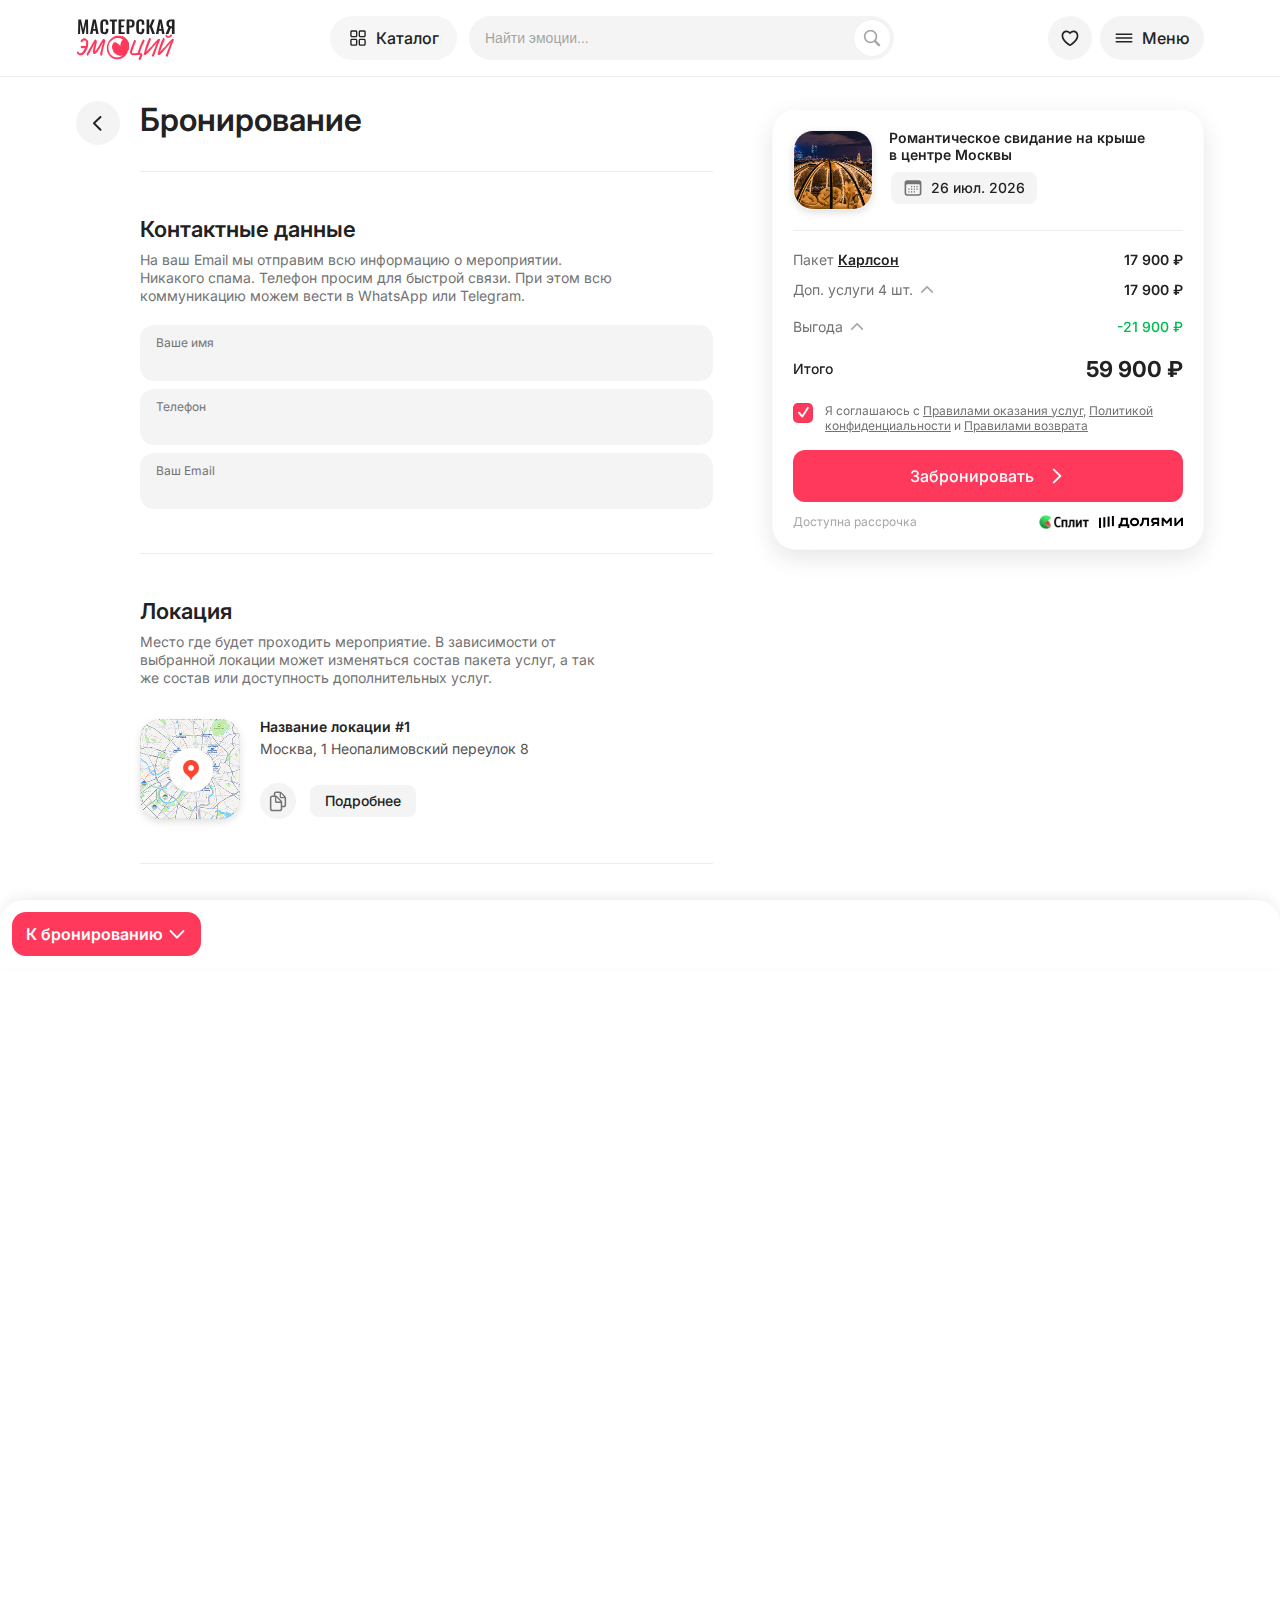
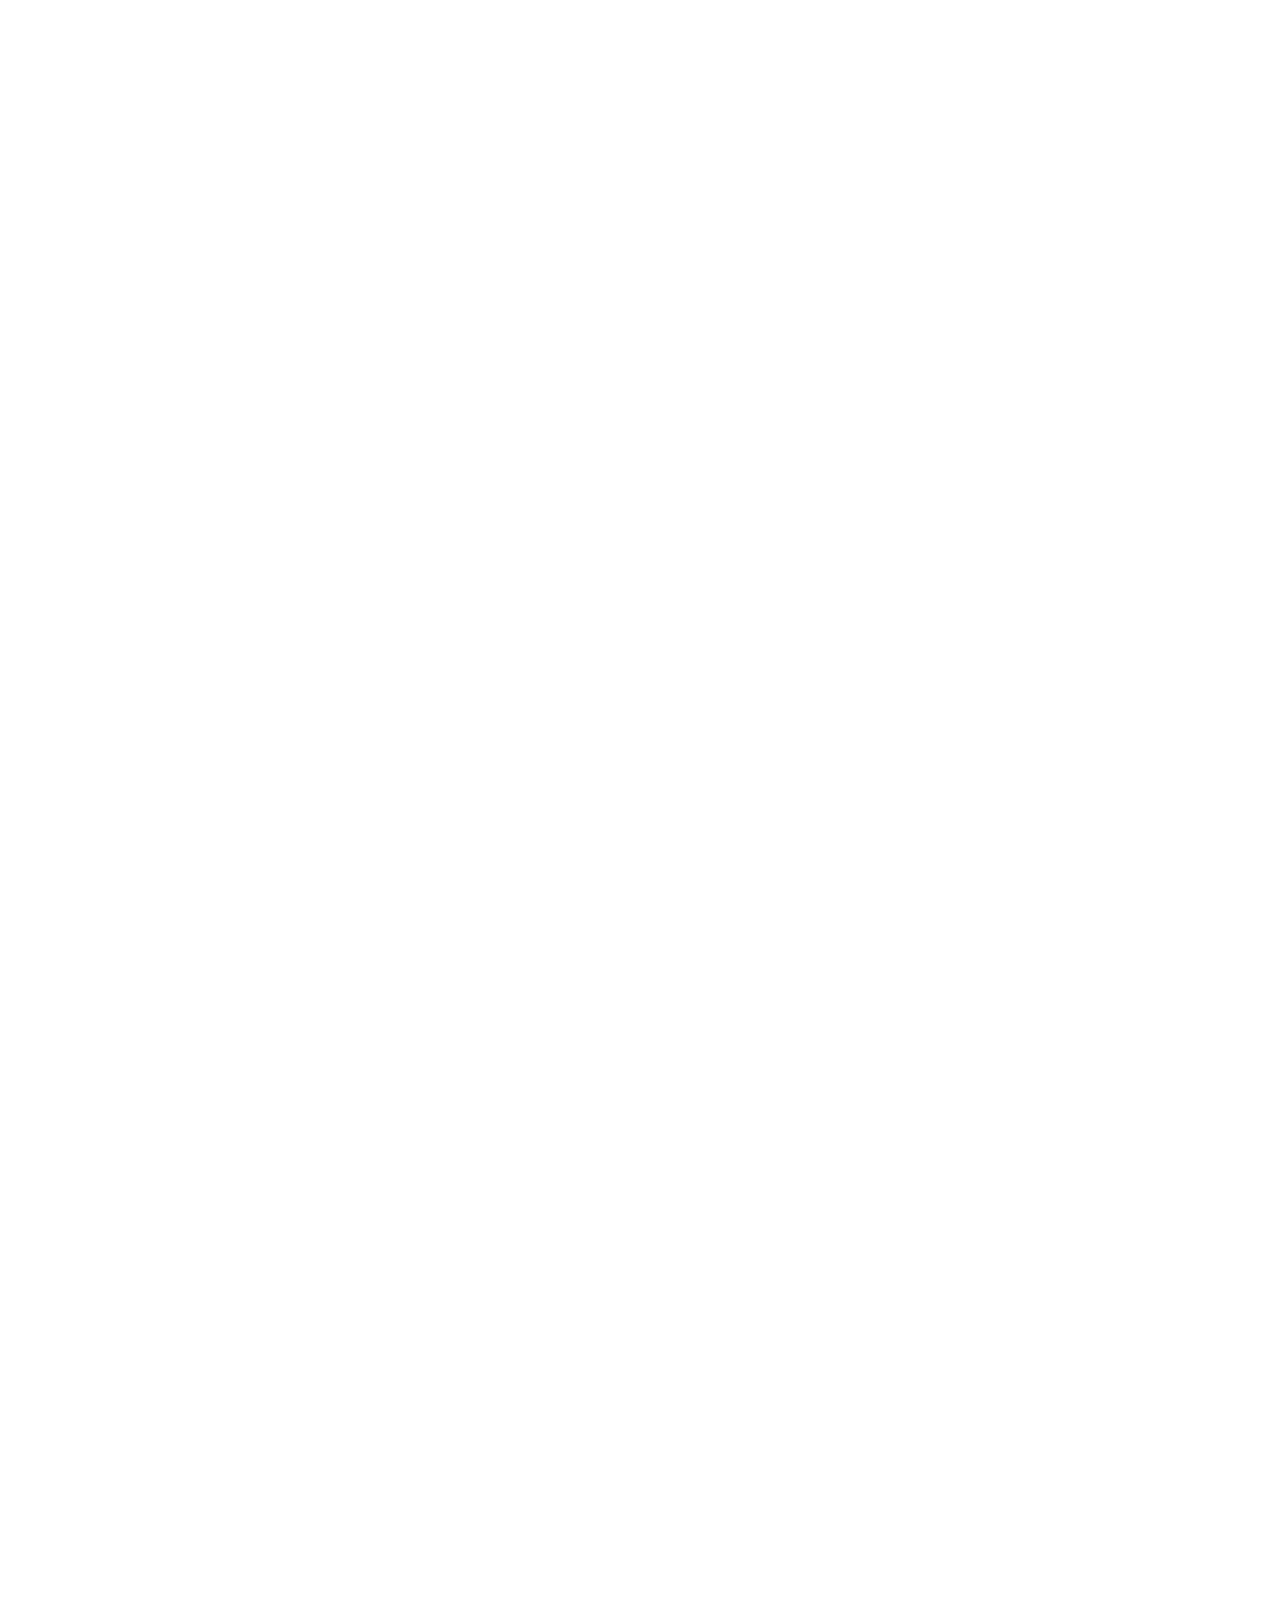
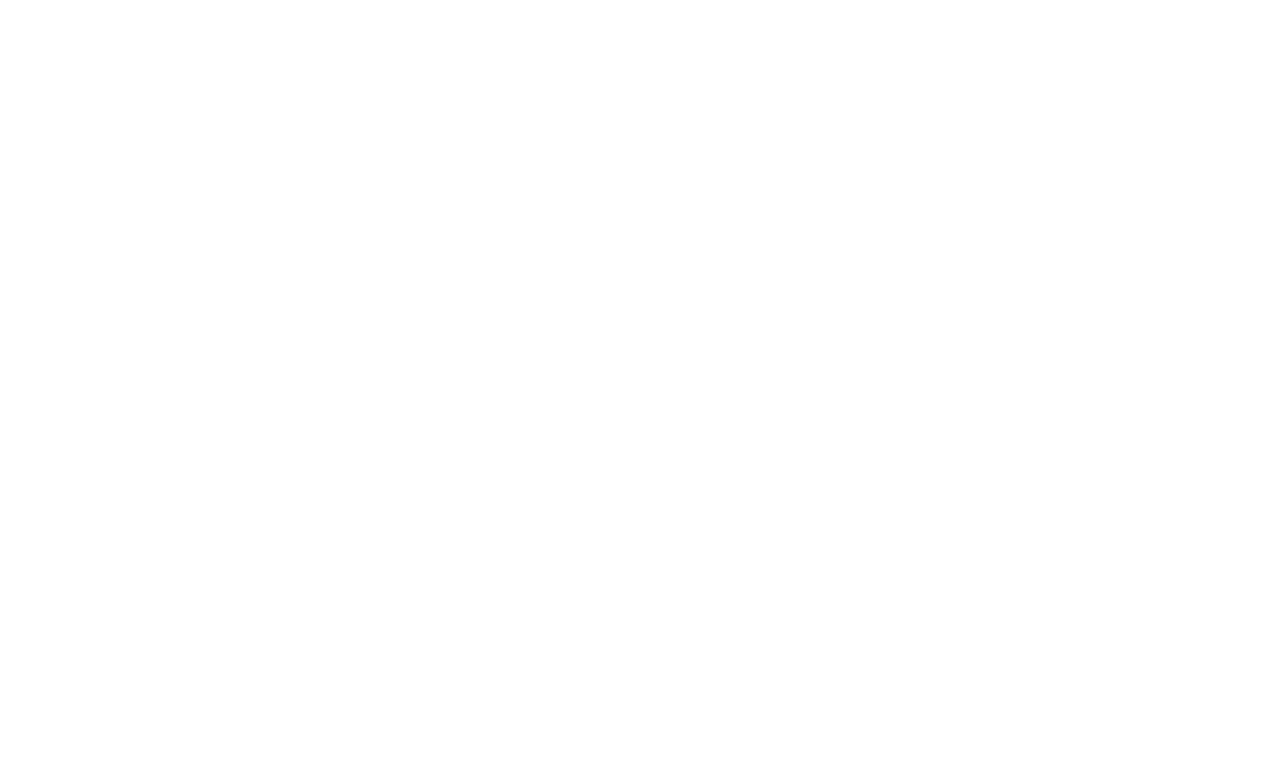
<file: booking.html>
<!doctype html>
<html lang="ru">
<head>
  <meta charset="utf-8" />
  <meta name="viewport" content="width=device-width,initial-scale=1" />
  <meta name="format-detection" content="telephone=no">
  <title>Мастерская эмоций — Главная</title>
  <!-- Swiper -->
  <link rel="stylesheet" href="assets/css/swiper-bundle.min.css">
  <!-- Main CSS -->
  <link rel="stylesheet" href="assets/css/main.css">
</head>
<body>
  <div class="page-blur"></div>
  <header class="site-header">
    <div class="container header-inner">
      <div class="header-controls">
        <img class="logo" src="assets/img/Logo.svg" alt="Logo">
        <div class="header-controls-wrap">
          <button id="catalogBtn" 
          class="btn ghost" 
          aria-expanded="false" 
          aria-controls="catalogPanel">
          <span class="icon"></span>
          <p>Каталог</p>
        </button>
        <div class="search-nav search-nav-main" >
          <input type="search" id="searchInput" placeholder="Найти эмоции..." />
          <button class="search-clear" id="clearBtn" aria-label="Очистить">
            <svg xmlns="http://www.w3.org/2000/svg" width="16" height="16" fill="none" viewBox="0 0 16 16">
              <path fill="#6A6A6A" fill-opacity=".6" d="M12.53 11.385a.66.66 0 0 1-.007.92.661.661 0 0 1-.925.005L7.994 8.707 4.391 12.31a.673.673 0 0 1-.926-.005.66.66 0 0 1 0-.92l3.603-3.61-3.603-3.603c-.246-.24-.246-.668 0-.926a.667.667 0 0 1 .926 0L7.994 6.85l3.604-3.604a.661.661 0 0 1 .925.006.654.654 0 0 1 .006.92L8.926 7.775l3.603 3.61Z"/>
            </svg>
          </button>
          <button class="search-box search-finder" id="searchBtn" aria-label="Поиск">
            <svg xmlns="http://www.w3.org/2000/svg" width="20" height="20" fill="none" viewBox="0 0 20 20">
              <path fill="#6A6A6A" fill-opacity=".6" d="M1.807 8.496A6.763 6.763 0 0 1 8.564 1.74a6.763 6.763 0 0 1 6.757 6.757 6.605 6.605 0 0 1-1.262 3.885l3.793 3.802c.225.232.34.54.34.871 0 .69-.506 1.22-1.211 1.22a1.21 1.21 0 0 1-.88-.348l-3.818-3.819a6.57 6.57 0 0 1-3.719 1.146 6.763 6.763 0 0 1-6.757-6.757Zm1.727 0c0 2.78 2.25 5.03 5.03 5.03 2.78 0 5.03-2.25 5.03-5.03 0-2.78-2.25-5.03-5.03-5.03-2.78 0-5.03 2.25-5.03 5.03Z"/>
            </svg>
          </button>
        </div>

        </div>
        <div class="header-controls-wrap-2">
          <a href="#">
            <div class="fav-btn">
              <svg xmlns="http://www.w3.org/2000/svg" width="20" height="20" fill="none" viewBox="0 0 20 20">
                <path fill="#222" d="M1.616 7.666c0-3.046 2.109-5.171 4.823-5.171 1.577 0 2.822.738 3.561 1.826.747-1.096 1.984-1.826 3.561-1.826 2.723 0 4.823 2.125 4.823 5.171 0 3.553-2.972 7.056-7.612 10.044-.25.158-.556.315-.772.315-.208 0-.523-.157-.772-.315-4.64-2.988-7.612-6.491-7.612-10.044Zm1.669 0c0 2.938 3.063 6.184 6.557 8.508.075.05.125.083.158.083s.083-.033.158-.083c3.494-2.324 6.557-5.57 6.557-8.508 0-2.108-1.386-3.528-3.245-3.528-1.494 0-2.308.922-2.864 1.71-.25.324-.39.44-.606.44-.216 0-.374-.108-.606-.44-.523-.797-1.361-1.71-2.864-1.71-1.86 0-3.245 1.42-3.245 3.528Z"/>
              </svg>
            </div>
          </a>
          <button id="menuBtn" class="btn" 
          aria-expanded="false" 
          aria-controls="menuPanel" 
          aria-haspopup="true" 
          aria-label="Открыть меню">
            <span class="icon"></span>
            <p>Меню</p>
        </button>
        </div>
        <!-- Menu panel -->
        <div id="menuPanel" class="panel menu-panel" hidden aria-hidden="true" role="menu" aria-label="Меню сайта">
          <div class="container">
            <ul class="menu-list" role="list">
              <li role="none"><a role="menuitem" href="#"><img src="assets/img/menu-icon-1.svg" alt="menu-icon">Контакты</a></li>
              <li role="none"><a role="menuitem" href="#"><img src="assets/img/menu-icon-2.svg" alt="menu-icon">Отзывы</a></li>
              <li role="none"><a role="menuitem" href="#"><img src="assets/img/menu-icon-3.svg" alt="menu-icon">Блог</a></li>
              <li role="none"><a role="menuitem" href="#"><img src="assets/img/menu-icon-4.svg" alt="menu-icon">Сертификат</a></li>
              <li role="none"><a role="menuitem" href="#"><img src="assets/img/menu-icon-5.svg" alt="menu-icon">Франшиза</a></li>
            </ul>
          </div>
        </div>

      </div>
    </div>
  </header>

  <div class="search-nav search-nav-panel" >
    <input type="search" id="searchInputPanel" placeholder="Найти эмоции..." />
    <button class="search-clear" id="clearBtn" aria-label="Очистить">
      <svg xmlns="http://www.w3.org/2000/svg" width="16" height="16" fill="none" viewBox="0 0 16 16">
        <path fill="#6A6A6A" fill-opacity=".6" d="M12.53 11.385a.66.66 0 0 1-.007.92.661.661 0 0 1-.925.005L7.994 8.707 4.391 12.31a.673.673 0 0 1-.926-.005.66.66 0 0 1 0-.92l3.603-3.61-3.603-3.603c-.246-.24-.246-.668 0-.926a.667.667 0 0 1 .926 0L7.994 6.85l3.604-3.604a.661.661 0 0 1 .925.006.654.654 0 0 1 .006.92L8.926 7.775l3.603 3.61Z"/>
      </svg>
    </button>
    <button class="search-box" id="searchBtn" aria-label="Поиск">
      <svg xmlns="http://www.w3.org/2000/svg" width="20" height="20" fill="none" viewBox="0 0 20 20">
        <path fill="#6A6A6A" fill-opacity=".6" d="M1.807 8.496A6.763 6.763 0 0 1 8.564 1.74a6.763 6.763 0 0 1 6.757 6.757 6.605 6.605 0 0 1-1.262 3.885l3.793 3.802c.225.232.34.54.34.871 0 .69-.506 1.22-1.211 1.22a1.21 1.21 0 0 1-.88-.348l-3.818-3.819a6.57 6.57 0 0 1-3.719 1.146 6.763 6.763 0 0 1-6.757-6.757Zm1.727 0c0 2.78 2.25 5.03 5.03 5.03 2.78 0 5.03-2.25 5.03-5.03 0-2.78-2.25-5.03-5.03-5.03-2.78 0-5.03 2.25-5.03 5.03Z"/>
      </svg>
    </button>
  </div>

  <!-- Catalog panel -->
  <div id="catalogPanel" class="panel catalog-panel" aria-hidden="true" role="region" aria-label="Каталог">
    <div class="container">
      <div class="catalog-grid">
        <a class="cat-item" href="#">
          <img src="assets/img/cat-1.svg" alt="">
          Предложение руки и сердца
        </a>
        <a class="cat-item" href="#"><img src="assets/img/cat-1.svg" alt="">
          Романтические свидания
        </a>
        <a class="cat-item" href="#"><img src="assets/img/cat-2.svg" alt="">
          Организация свадьбы
        </a>
        <a class="cat-item" href="#"><img src="assets/img/cat-2.svg" alt="">
          Выписка из роддома
        </a>
        <a class="cat-item" href="#"><img src="assets/img/cat-1.svg" alt="">
          Мальчишник
        </a>
        <a class="cat-item" href="#"><img src="assets/img/cat-1.svg" alt="">
          Девичник
        </a>
        <a class="cat-item" href="#"><img src="assets/img/cat-2.svg" alt="">
          Фотосессия
        </a>
        <a class="cat-item" href="#"><img src="assets/img/cat-1.svg" alt="">
          Гендерные праздники
        </a>
        <a class="cat-item" href="#"><img src="assets/img/cat-1.svg" alt="">
          Флешмоб
        </a>
        <a class="cat-item" href="#"><img src="assets/img/cat-1.svg" alt="">
          Выписка из роддома
        </a>
        <a class="cat-item" href="#"><img src="assets/img/cat-1.svg" alt="">
          Мальчишник
        </a>
        <a class="cat-item" href="#"><img src="assets/img/cat-1.svg" alt="">
          Девичник
        </a>
      </div>
    </div>
  </div>

  <main>

    <!-- Modals -->
    <!-- Modal page blur -->
    <div class="modal-page-blur"></div>
    <!-- Share modal -->
    <div class="service-page-modal service-page-modal-share">
      <div class="service-page-modal-container">
        <div class="service-page-modal-close-wrap">
          <div class="service-page-modal-close">
            <img src="assets/img/service-page-right-content-closer.svg" alt="close">
          </div>
        </div>
        
        <div class="service-page-modal-title">Поделиться</div>
        <div class="included-item service-page-modal-share-inc">
          <img src="assets/img/card-1.jpg" alt="incl" class="included-item__img" />
          <div>
            <h4 class="included-item__title">Романтическое свидание на крыше в центре Москвы</h4>
            <p class="included-item__desc">Положите целый город к ногам своей второй половинки</p>
          </div>
        </div>
        <div class="service-page-share-modal-btns-list">
          <button class="service-page-share-modal-btn">
            <img src="assets/img/service-mod-copy.svg" alt="share-mod-icon">
            <span>Скопировать ссылку</span>
          </button>
          <button class="service-page-share-modal-btn">
            <img src="assets/img/modal-mail.svg" alt="share-mod-icon">
            <span>Отправить на Email</span>
          </button>
          <button class="service-page-share-modal-btn">
            <img src="assets/img/vk.svg" alt="share-mod-icon">
            <span>Вконтакте</span>
          </button>
          <button class="service-page-share-modal-btn">
            <img src="assets/img/tg.svg" alt="share-mod-icon">
            <span>Telegram</span>
          </button>
          <button class="service-page-share-modal-btn">
            <img src="assets/img/whatsapp.svg" alt="share-mod-icon">
            <span>WhatsApp</span>
          </button>
          <button class="service-page-share-modal-btn">
            <img src="assets/img/max.svg" alt="share-mod-icon">
            <span>MAX</span>
          </button>
        </div>
      </div>
    </div>
    <!-- Tip modal -->
    <div class="service-page-modal service-page-modal-tip">
      <div class="service-page-modal-container">
        <div class="service-page-modal-close">
          <img src="assets/img/service-page-right-content-closer.svg" alt="close">
        </div>
        <div class="service-page-modal-title">Намекнуть любимому</div>
        <div class="service-page-modal-desc">
          Отправим информацию об этой услуге на указанный контакт. И добавим скидку на бронирование.
        </div>
        <div class="included-item service-page-modal-share-inc">
          <img src="assets/img/card-1.jpg" alt="incl" class="included-item__img" />
          <div>
            <h4 class="included-item__title">Романтическое свидание на крыше в центре Москвы</h4>
            <p class="included-item__desc">Положите целый город к ногам своей второй половинки</p>
          </div>
        </div>
        <div class="service-page-modal-form-desc">
          Укажите контактные данные кому нужно отправить намёк на эту услугу
        </div>
        <form class="service-page-modal-form">
          <div class="service-page-modal-form-input">
            <span>Имя</span>
            <input type="text">
          </div>
          <div class="service-page-modal-form-input">
            <span>Телефон</span>
            <input type="tel">
          </div>
          <div class="service-page-modal-form-input">
            <span>Email</span>
            <input type="email">
          </div>
          <div class="service-page-modal-form-textarea">
            <span>Сообщение</span>
            <textarea name="message" id="service-page-modal-form-textarea"></textarea>
          </div>
          <div class="service-page-modal-form-policy-wrapper">
            <label class="custom-checkbox">
              <input type="checkbox" checked>
              <span class="custom-checkbox__box">
                <svg xmlns="http://www.w3.org/2000/svg" width="11" height="11" fill="none" viewBox="0 0 11 11">
                  <path fill="#fff" d="M4.219 10.43c-.375 0-.657-.135-.908-.434L.287 6.334C.077 6.094 0 5.877 0 5.631c0-.55.41-.955.979-.955.328 0 .562.117.779.375l2.431 3.017L8.982.51c.235-.37.475-.51.862-.51.562 0 .972.398.972.95 0 .204-.064.421-.216.655l-5.461 8.35c-.211.322-.522.475-.92.475Z"/>
                </svg>
              </span>
            </label>
            <div class="service-page-modal-form-policy-text">
              Я соглашаюсь с <a href="#">Правилами оказания услуг</a>, <a href="#">Политикой конфиденциальности</a> и <a href="#">Правилами возврата</a>
            </div>
          </div>
          <div class="service-page-right-box__button">
            Отправить
            <img src="assets/img/arrow-right-btn-right-box.svg" alt="arrow">
          </div>
        </form>
      </div>
    </div>
    <!-- Swx-add modal -->
    <div class="service-page-modal service-page-modal-swxadd">
      <div class="service-page-modal-big-image-wrapper"
      style="background: url(assets/img/roses.jpg);">
        <div class="service-page-modal-close">
          <img src="assets/img/service-page-right-content-closer.svg" alt="close">
        </div>
      </div>
      <div class="service-page-modal-inner-container">
        <div class="service-page-modal-title">Букет красных роз</div>   
        <div class="service-page-modal-desc">
          Уникальную атмосферу, наполнив ваше мероприятие изысканными мелодиями и добавив нотку романтики.
        </div>  
        <div class="service-page-modal-swxadd-group">
            <p>Количество</p>
            <div class="service-page-modal-swxadd-buttons" id="qty">
                <div class="service-page-modal-swxadd-btn active" data-price="26900" data-value="29">29 шт</div>
                <div class="service-page-modal-swxadd-btn" data-price="34900" data-value="51">51 шт</div>
                <div class="service-page-modal-swxadd-btn" data-price="49900" data-value="101">101 шт</div>
            </div>
        </div>

        <div class="service-page-modal-swxadd-group">
            <p>Размер</p>
            <div class="service-page-modal-swxadd-buttons" id="size">
                <div class="service-page-modal-swxadd-btn active" data-extra="0" data-value="50">50 см</div>
                <div class="service-page-modal-swxadd-btn" data-extra="10000" data-value="70">70 см</div>
            </div>
        </div>
      </div>
      <div class="service-page-modal-swxadd-price-btn-wrapper">
        <button class="service-page-modal-swxadd-price-btn" id="finalPriceBtn">
          <svg xmlns="http://www.w3.org/2000/svg" width="32" height="32" fill="none" viewBox="0 0 32 32">
            <path fill="#fff" d="M16 30.252c-7.793 0-14.123-6.33-14.123-14.123C1.877 8.336 8.207 2.006 16 2.006c7.793 0 14.123 6.33 14.123 14.123 0 7.793-6.33 14.123-14.123 14.123Zm-.014-7.56c.793 0 1.354-.561 1.354-1.34v-3.897h3.896c.78 0 1.34-.547 1.34-1.326 0-.793-.56-1.354-1.34-1.354H17.34v-3.882c0-.793-.56-1.354-1.354-1.354-.779 0-1.326.56-1.326 1.354v3.882h-3.883c-.793 0-1.353.56-1.353 1.354 0 .78.574 1.326 1.353 1.326h3.883v3.897c0 .765.547 1.34 1.326 1.34Z"/>
          </svg>
          <span id="finalPrice">26 900 ₽</span>
        </button>
      </div>
    </div>
    <!-- Swx modal -->
    <div class="service-page-modal service-page-modal-swx">
      <div class="service-page-modal-swx-nav">
        <div class="service-page-modal-swx-nav-left">
          <div class="service-page-modal-swx-nav-btn">
            <img src="assets/img/chevron-left.svg" alt="left">
          </div>
        </div>
        <div class="service-page-modal-swx-nav-right">
          <div class="service-page-modal-swx-nav-btn">
            <img src="assets/img/chevron-right.svg" alt="right">
          </div>

        </div>
      </div>
      <div class="service-page-modal-big-image-wrapper swx-inc-modal-img">
        <div class="service-page-modal-close">
          <img src="assets/img/service-page-right-content-closer.svg" alt="close">
        </div>
      </div>
      <div class="service-page-modal-inner-container service-page-modal-content">
        <div class="service-page-modal-swx-title">Сферический панорамный домик</div>   
        <div class="service-page-modal-swx-desc">
          В нашем помещении вы сможете наслаждаться комфортом в любое время года. Зимой здесь всегда тепло и уютно, благодаря современным системам отопления, которые обеспечивают оптимальную температуру. Летом, в свою очередь, вы будете приятно удивлены прохладой, которую создают мощные кондиционеры. Они эффективно охлаждают воздух, позволяя вам расслабиться и наслаждаться отдыхом даже в самые жаркие дни. Мы позаботились о том, чтобы вы чувствовали себя комфортно и уютно в любое время года.
        </div>  
      </div>
    </div>
    <!-- Inc modal -->
    <div class="service-page-modal service-page-modal-inc">
      <div class="service-page-modal-container">
        <div class="service-page-modal-close-wrap">
          <div class="service-page-modal-close">
            <img src="assets/img/service-page-right-content-closer.svg" alt="close">
          </div>
        </div>
        <div class="service-page-modal-title">Что входит</div>
        <div class="service-page-modal-desc">
          Что входит в стоимость каждого пакета услуги
        </div>
        <div class="service-page-modal-inc-wrapper">
          <div class="included-item">
            <img src="assets/img/int-1.jpg" alt="incl" class="included-item__img" />
            <div>
              <h4 class="included-item__title">Полностью укомплектованная крыша</h4>
              <p class="included-item__desc">Дополнительное описание</p>
            </div>
          </div>
          <div class="included-item">
            <img src="assets/img/int-1.jpg" alt="incl" class="included-item__img" />
            <div>
              <h4 class="included-item__title">Полностью укомплектованная крыша</h4>
              <p class="included-item__desc">Дополнительное описание</p>
            </div>
          </div>
          <div class="included-item">
            <img src="assets/img/int-1.jpg" alt="incl" class="included-item__img" />
            <div>
              <h4 class="included-item__title">Полностью укомплектованная крыша</h4>
              <p class="included-item__desc">Дополнительное описание</p>
            </div>
          </div>
          <div class="included-item">
            <img src="assets/img/int-1.jpg" alt="incl" class="included-item__img" />
            <div>
              <h4 class="included-item__title">Полностью укомплектованная крыша</h4>
              <p class="included-item__desc">Дополнительное описание</p>
            </div>
          </div>
          <div class="included-item">
            <img src="assets/img/int-1.jpg" alt="incl" class="included-item__img" />
            <div>
              <h4 class="included-item__title">Полностью укомплектованная крыша</h4>
              <p class="included-item__desc">Дополнительное описание</p>
            </div>
          </div>
          <div class="included-item">
            <img src="assets/img/int-1.jpg" alt="incl" class="included-item__img" />
            <div>
              <h4 class="included-item__title">Полностью укомплектованная крыша</h4>
              <p class="included-item__desc">Дополнительное описание</p>
            </div>
          </div>
          <div class="included-item">
            <img src="assets/img/int-1.jpg" alt="incl" class="included-item__img" />
            <div>
              <h4 class="included-item__title">Полностью укомплектованная крыша</h4>
              <p class="included-item__desc">Дополнительное описание</p>
            </div>
          </div>
          <div class="included-item">
            <img src="assets/img/int-1.jpg" alt="incl" class="included-item__img" />
            <div>
              <h4 class="included-item__title">Полностью укомплектованная крыша</h4>
              <p class="included-item__desc">Дополнительное описание</p>
            </div>
          </div>
          <div class="included-item">
            <img src="assets/img/int-1.jpg" alt="incl" class="included-item__img" />
            <div>
              <h4 class="included-item__title">Полностью укомплектованная крыша</h4>
              <p class="included-item__desc">Дополнительное описание</p>
            </div>
          </div>
          <div class="included-item">
            <img src="assets/img/int-1.jpg" alt="incl" class="included-item__img" />
            <div>
              <h4 class="included-item__title">Полностью укомплектованная крыша</h4>
              <p class="included-item__desc">Дополнительное описание</p>
            </div>
          </div>
        </div>
      </div>
    </div>
    <!-- Pack modal -->
    <div class="service-page-modal service-page-modal-pack">
      <div class="service-page-modal-pack-changers">
        <div class="service-page-modal-pack-changer active">
          <p>Карлсон</p>
          <span>59 900₽</span>
        </div>
        <div class="service-page-modal-pack-changer">
          <p>Особенный день</p>
          <span>59 900₽</span>
        </div>
        <div class="service-page-modal-pack-changer">
          <p>Идеальное свидание</p>
          <span>59 900₽</span>
        </div>
      </div>
      <div class="service-page-modal-container">
        <div class="service-page-modal-close">
          <img src="assets/img/service-page-right-content-closer.svg" alt="close">
        </div>
        <div class="service-page-modal-pack-screens">
          <div class="service-page-modal-pack-screen active">
            <div class="service-page-modal-pack-image">
              <img src="assets/img/card-4.jpg" alt="card">
            </div>
            <div class="service-page-modal-pack-title">Карлсон</div>
            <div class="service-page-modal-pack-desc">
              В нашем помещении вы сможете наслаждаться комфортом в любое время года. Зимой здесь всегда тепло и уютно, благодаря современным системам отопления, которые обеспечивают оптимальную температуру.
            </div>
            <div class="switch-container">
              <button class="service-page-modal-pack-inner-btn active" data-tab="on">
                Включено
              </button>

              <button class="service-page-modal-pack-inner-btn" data-tab="extra">
                Дополнительно <span class="badge">2</span>
              </button>
            </div>
            <div class="switch-content">
              <div class="service-m-content-block active" id="on">
                <div class="service-m-content-block-items">
                  <div class="included-item">
                    <img src="assets/img/int-1.jpg" alt="incl" class="included-item__img" />
                    <div>
                      <h4 class="included-item__title">Полностью укомплектованная крыша</h4>
                      <p class="included-item__desc">Дополнительное описание</p>
                    </div>
                  </div>
                  <div class="included-item">
                    <img src="assets/img/int-1.jpg" alt="incl" class="included-item__img" />
                    <div>
                      <h4 class="included-item__title">Полностью укомплектованная крыша</h4>
                      <p class="included-item__desc">Дополнительное описание</p>
                    </div>
                  </div>
                  <div class="included-item">
                    <img src="assets/img/int-1.jpg" alt="incl" class="included-item__img" />
                    <div>
                      <h4 class="included-item__title">Полностью укомплектованная крыша</h4>
                      <p class="included-item__desc">Дополнительное описание</p>
                    </div>
                  </div>
                  <div class="included-item">
                    <img src="assets/img/int-1.jpg" alt="incl" class="included-item__img" />
                    <div>
                      <h4 class="included-item__title">Полностью укомплектованная крыша</h4>
                      <p class="included-item__desc">Дополнительное описание</p>
                    </div>
                  </div>
                  <div class="included-item">
                    <img src="assets/img/int-1.jpg" alt="incl" class="included-item__img" />
                    <div>
                      <h4 class="included-item__title">Полностью укомплектованная крыша</h4>
                      <p class="included-item__desc">Дополнительное описание</p>
                    </div>
                  </div>
                </div>
              </div>
              <div class="service-m-content-block" id="extra">
                <div class="service-m-content-block-items">
                  <div class="included-item">
                    <img src="assets/img/int-1.jpg" alt="incl" class="included-item__img" />
                    <div>
                      <h4 class="included-item__title">Полностью укомплектованная крыша</h4>
                      <p class="included-item__desc">Дополнительное описание</p>
                    </div>
                  </div>
                  <div class="included-item">
                    <img src="assets/img/int-1.jpg" alt="incl" class="included-item__img" />
                    <div>
                      <h4 class="included-item__title">Полностью укомплектованная крыша</h4>
                      <p class="included-item__desc">Дополнительное описание</p>
                    </div>
                  </div>
                  <div class="included-item">
                    <img src="assets/img/int-1.jpg" alt="incl" class="included-item__img" />
                    <div>
                      <h4 class="included-item__title">Полностью укомплектованная крыша</h4>
                      <p class="included-item__desc">Дополнительное описание</p>
                    </div>
                  </div>
                  <div class="included-item">
                    <img src="assets/img/int-1.jpg" alt="incl" class="included-item__img" />
                    <div>
                      <h4 class="included-item__title">Полностью укомплектованная крыша</h4>
                      <p class="included-item__desc">Дополнительное описание</p>
                    </div>
                  </div>
                  <div class="included-item">
                    <img src="assets/img/int-1.jpg" alt="incl" class="included-item__img" />
                    <div>
                      <h4 class="included-item__title">Полностью укомплектованная крыша</h4>
                      <p class="included-item__desc">Дополнительное описание</p>
                    </div>
                  </div>
                </div>
              </div>
            </div>
            <div class="service-page-modal-pack-low-bar">
              <div class="service-page-modal-pack-low-bar-prices">
                <div class="swx-price">
                  <span class="swx-current">59 900 ₽</span>
                  <span class="swx-old">71 400 ₽</span>
                  <span class="swx-sale">−11 500 ₽</span>
                </div>
              </div>
              <div class="service-page-modal-pack-low-bar-btn">
                <svg xmlns="http://www.w3.org/2000/svg" width="32" height="32" fill="none" viewBox="0 0 32 32">
                  <path fill="#fff" d="M16 30.252c-7.793 0-14.123-6.33-14.123-14.123C1.877 8.336 8.207 2.006 16 2.006c7.793 0 14.123 6.33 14.123 14.123 0 7.793-6.33 14.123-14.123 14.123Zm-.014-7.56c.793 0 1.354-.561 1.354-1.34v-3.897h3.896c.78 0 1.34-.547 1.34-1.326 0-.793-.56-1.354-1.34-1.354H17.34v-3.882c0-.793-.56-1.354-1.354-1.354-.779 0-1.326.56-1.326 1.354v3.882h-3.883c-.793 0-1.353.56-1.353 1.354 0 .78.574 1.326 1.353 1.326h3.883v3.897c0 .765.547 1.34 1.326 1.34Z"></path>
                </svg>
                <span>Выбрать</span>
              </div>
            </div>
          </div>
          <div class="service-page-modal-pack-screen">
            <div class="service-page-modal-pack-image">
              <img src="assets/img/card-4.jpg" alt="card">
            </div>
            <div class="service-page-modal-pack-title">Особенный день</div>
            <div class="service-page-modal-pack-desc">
              В нашем помещении вы сможете наслаждаться комфортом в любое время года. Зимой здесь всегда тепло и уютно, благодаря современным системам отопления, которые обеспечивают оптимальную температуру.
            </div>
            <div class="switch-container">
              <button class="service-page-modal-pack-inner-btn active" data-tab="tab1">
                Включено
              </button>

              <button class="service-page-modal-pack-inner-btn" data-tab="tab2">
                Дополнительно <span class="badge">2</span>
              </button>
            </div>
            <div class="switch-content">
              <div class="service-m-content-block active" id="tab1">
                <div class="service-m-content-block-items">
                  <div class="included-item">
                    <img src="assets/img/int-1.jpg" alt="incl" class="included-item__img" />
                    <div>
                      <h4 class="included-item__title">Полностью укомплектованная крыша</h4>
                      <p class="included-item__desc">Дополнительное описание</p>
                    </div>
                  </div>
                  <div class="included-item">
                    <img src="assets/img/int-1.jpg" alt="incl" class="included-item__img" />
                    <div>
                      <h4 class="included-item__title">Полностью укомплектованная крыша</h4>
                      <p class="included-item__desc">Дополнительное описание</p>
                    </div>
                  </div>
                  <div class="included-item">
                    <img src="assets/img/int-1.jpg" alt="incl" class="included-item__img" />
                    <div>
                      <h4 class="included-item__title">Полностью укомплектованная крыша</h4>
                      <p class="included-item__desc">Дополнительное описание</p>
                    </div>
                  </div>
                  <div class="included-item">
                    <img src="assets/img/int-1.jpg" alt="incl" class="included-item__img" />
                    <div>
                      <h4 class="included-item__title">Полностью укомплектованная крыша</h4>
                      <p class="included-item__desc">Дополнительное описание</p>
                    </div>
                  </div>
                  <div class="included-item">
                    <img src="assets/img/int-1.jpg" alt="incl" class="included-item__img" />
                    <div>
                      <h4 class="included-item__title">Полностью укомплектованная крыша</h4>
                      <p class="included-item__desc">Дополнительное описание</p>
                    </div>
                  </div>
                </div>
              </div>
              <div class="service-m-content-block" id="tab2">
                <div class="service-m-content-block-items">
                  <div class="included-item">
                    <img src="assets/img/int-1.jpg" alt="incl" class="included-item__img" />
                    <div>
                      <h4 class="included-item__title">Полностью укомплектованная крыша</h4>
                      <p class="included-item__desc">Дополнительное описание</p>
                    </div>
                  </div>
                  <div class="included-item">
                    <img src="assets/img/int-1.jpg" alt="incl" class="included-item__img" />
                    <div>
                      <h4 class="included-item__title">Полностью укомплектованная крыша</h4>
                      <p class="included-item__desc">Дополнительное описание</p>
                    </div>
                  </div>
                  <div class="included-item">
                    <img src="assets/img/int-1.jpg" alt="incl" class="included-item__img" />
                    <div>
                      <h4 class="included-item__title">Полностью укомплектованная крыша</h4>
                      <p class="included-item__desc">Дополнительное описание</p>
                    </div>
                  </div>
                  <div class="included-item">
                    <img src="assets/img/int-1.jpg" alt="incl" class="included-item__img" />
                    <div>
                      <h4 class="included-item__title">Полностью укомплектованная крыша</h4>
                      <p class="included-item__desc">Дополнительное описание</p>
                    </div>
                  </div>
                  <div class="included-item">
                    <img src="assets/img/int-1.jpg" alt="incl" class="included-item__img" />
                    <div>
                      <h4 class="included-item__title">Полностью укомплектованная крыша</h4>
                      <p class="included-item__desc">Дополнительное описание</p>
                    </div>
                  </div>
                </div>
              </div>
            </div>
            <div class="service-page-modal-pack-low-bar">
              <div class="service-page-modal-pack-low-bar-prices">
                <div class="swx-price">
                  <span class="swx-current">65 900 ₽</span>
                  <span class="swx-old">81 400 ₽</span>
                  <span class="swx-sale">−11 500 ₽</span>
                </div>
              </div>
              <div class="service-page-modal-pack-low-bar-btn">
                <svg xmlns="http://www.w3.org/2000/svg" width="32" height="32" fill="none" viewBox="0 0 32 32">
                  <path fill="#fff" d="M16 30.252c-7.793 0-14.123-6.33-14.123-14.123C1.877 8.336 8.207 2.006 16 2.006c7.793 0 14.123 6.33 14.123 14.123 0 7.793-6.33 14.123-14.123 14.123Zm-.014-7.56c.793 0 1.354-.561 1.354-1.34v-3.897h3.896c.78 0 1.34-.547 1.34-1.326 0-.793-.56-1.354-1.34-1.354H17.34v-3.882c0-.793-.56-1.354-1.354-1.354-.779 0-1.326.56-1.326 1.354v3.882h-3.883c-.793 0-1.353.56-1.353 1.354 0 .78.574 1.326 1.353 1.326h3.883v3.897c0 .765.547 1.34 1.326 1.34Z"></path>
                </svg>
                <span>Выбрать</span>
              </div>
            </div>
          </div>
          <div class="service-page-modal-pack-screen">
            <div class="service-page-modal-pack-image">
              <img src="assets/img/card-4.jpg" alt="card">
            </div>
            <div class="service-page-modal-pack-title">Карлсон</div>
            <div class="service-page-modal-pack-desc">
              В нашем помещении вы сможете наслаждаться комфортом в любое время года. Зимой здесь всегда тепло и уютно, благодаря современным системам отопления, которые обеспечивают оптимальную температуру.
            </div>
            <div class="switch-container">
              <button class="service-page-modal-pack-inner-btn active" data-tab="a">
                Включено
              </button>

              <button class="service-page-modal-pack-inner-btn" data-tab="b">
                Дополнительно <span class="badge">2</span>
              </button>
            </div>
            <div class="switch-content">
              <div class="service-m-content-block active" id="a">
                <div class="service-m-content-block-items">
                  <div class="included-item">
                    <img src="assets/img/int-1.jpg" alt="incl" class="included-item__img" />
                    <div>
                      <h4 class="included-item__title">Полностью укомплектованная крыша</h4>
                      <p class="included-item__desc">Дополнительное описание</p>
                    </div>
                  </div>
                  <div class="included-item">
                    <img src="assets/img/int-1.jpg" alt="incl" class="included-item__img" />
                    <div>
                      <h4 class="included-item__title">Полностью укомплектованная крыша</h4>
                      <p class="included-item__desc">Дополнительное описание</p>
                    </div>
                  </div>
                  <div class="included-item">
                    <img src="assets/img/int-1.jpg" alt="incl" class="included-item__img" />
                    <div>
                      <h4 class="included-item__title">Полностью укомплектованная крыша</h4>
                      <p class="included-item__desc">Дополнительное описание</p>
                    </div>
                  </div>
                  <div class="included-item">
                    <img src="assets/img/int-1.jpg" alt="incl" class="included-item__img" />
                    <div>
                      <h4 class="included-item__title">Полностью укомплектованная крыша</h4>
                      <p class="included-item__desc">Дополнительное описание</p>
                    </div>
                  </div>
                  <div class="included-item">
                    <img src="assets/img/int-1.jpg" alt="incl" class="included-item__img" />
                    <div>
                      <h4 class="included-item__title">Полностью укомплектованная крыша</h4>
                      <p class="included-item__desc">Дополнительное описание</p>
                    </div>
                  </div>
                </div>
              </div>
              <div class="service-m-content-block" id="b">
                <div class="service-m-content-block-items">
                  <div class="included-item">
                    <img src="assets/img/int-1.jpg" alt="incl" class="included-item__img" />
                    <div>
                      <h4 class="included-item__title">Полностью укомплектованная крыша</h4>
                      <p class="included-item__desc">Дополнительное описание</p>
                    </div>
                  </div>
                  <div class="included-item">
                    <img src="assets/img/int-1.jpg" alt="incl" class="included-item__img" />
                    <div>
                      <h4 class="included-item__title">Полностью укомплектованная крыша</h4>
                      <p class="included-item__desc">Дополнительное описание</p>
                    </div>
                  </div>
                  <div class="included-item">
                    <img src="assets/img/int-1.jpg" alt="incl" class="included-item__img" />
                    <div>
                      <h4 class="included-item__title">Полностью укомплектованная крыша</h4>
                      <p class="included-item__desc">Дополнительное описание</p>
                    </div>
                  </div>
                  <div class="included-item">
                    <img src="assets/img/int-1.jpg" alt="incl" class="included-item__img" />
                    <div>
                      <h4 class="included-item__title">Полностью укомплектованная крыша</h4>
                      <p class="included-item__desc">Дополнительное описание</p>
                    </div>
                  </div>
                  <div class="included-item">
                    <img src="assets/img/int-1.jpg" alt="incl" class="included-item__img" />
                    <div>
                      <h4 class="included-item__title">Полностью укомплектованная крыша</h4>
                      <p class="included-item__desc">Дополнительное описание</p>
                    </div>
                  </div>
                </div>
              </div>
            </div>
            <div class="service-page-modal-pack-low-bar">
              <div class="service-page-modal-pack-low-bar-prices">
                <div class="swx-price">
                  <span class="swx-current">59 900 ₽</span>
                  <span class="swx-old">71 400 ₽</span>
                  <span class="swx-sale">−11 500 ₽</span>
                </div>
              </div>
              <div class="service-page-modal-pack-low-bar-btn active">
                <svg xmlns="http://www.w3.org/2000/svg" width="32" height="32" fill="none" viewBox="0 0 32 32">
                  <path fill="#fff" d="M16 30.252c-7.793 0-14.123-6.33-14.123-14.123C1.877 8.336 8.207 2.006 16 2.006c7.793 0 14.123 6.33 14.123 14.123 0 7.793-6.33 14.123-14.123 14.123Zm0-2.79c6.275 0 11.348-5.058 11.348-11.333A11.337 11.337 0 0 0 16 4.78 11.337 11.337 0 0 0 4.652 16.13c0 6.275 5.073 11.334 11.348 11.334Zm-1.477-4.839c-.505 0-.902-.205-1.271-.684l-3.227-3.937c-.232-.287-.355-.588-.355-.916a1.2 1.2 0 0 1 1.203-1.217c.397 0 .725.15 1.053.574l2.543 3.24 5.4-8.667c.287-.465.656-.684 1.067-.684.642 0 1.244.451 1.244 1.121 0 .315-.164.643-.342.93l-6.111 9.556c-.287.438-.711.684-1.204.684Z"/>
                </svg>
                <span>Выбрано</span>
              </div>
            </div>
          </div>
        </div>
      </div>
    </div>
    <!-- Promo modal -->
    <div class="service-page-modal service-page-modal-promo">
      <div class="service-page-modal-big-image-wrapper"
      style="background: url(assets/img/promo-modal.jpg);">
        <div class="service-page-modal-close">
          <img src="assets/img/service-page-right-content-closer.svg" alt="close">
        </div>
      </div>
      <div class="service-page-modal-inner-container">
        <div class="service-page-modal-title">Фотосессия в подарок</div>   
        <div class="service-page-modal-desc">
          Профессиональная фотосессия и обработанные фотографии. Профессиональная фотосессия и обработанные фотографии.
        </div>  
      </div>
      <div class="service-page-modal-swxadd-price-btn-wrapper">
        <button class="service-page-modal-swxadd-price-btn" id="finalPriceBtn">
          <svg xmlns="http://www.w3.org/2000/svg" width="32" height="32" fill="none" viewBox="0 0 32 32">
            <path fill="#fff" d="M16 30.252c-7.793 0-14.123-6.33-14.123-14.123C1.877 8.336 8.207 2.006 16 2.006c7.793 0 14.123 6.33 14.123 14.123 0 7.793-6.33 14.123-14.123 14.123Zm-.014-7.56c.793 0 1.354-.561 1.354-1.34v-3.897h3.896c.78 0 1.34-.547 1.34-1.326 0-.793-.56-1.354-1.34-1.354H17.34v-3.882c0-.793-.56-1.354-1.354-1.354-.779 0-1.326.56-1.326 1.354v3.882h-3.883c-.793 0-1.353.56-1.353 1.354 0 .78.574 1.326 1.353 1.326h3.883v3.897c0 .765.547 1.34 1.326 1.34Z"/>
          </svg>
          <span id="finalPrice">Применить</span>
        </button>
      </div>
    </div>
    <!-- Gallery -->
    <div class="service-page-gallery-screen">
      <div class="service-page-gallery-screen-header">
        <button class="service-page-gallery-screen-grid-btn">
          <img src="assets/img/grid-icon.svg" alt="grid">
        </button>

        <div class="service-page-gallery-screen-header-info">
          <div class="service-page-gallery-screen-header-title">
            Романтическое свидание на крыше в центре Москвы
          </div>
          <div class="service-page-gallery-screen-header-count">
            <span id="current">1</span> / <span id="total">0</span>
          </div>
        </div>

        <button class="service-page-gallery-screen-close">
          <img src="assets/img/close-black.svg" alt="close">
        </button>
      </div>

      <!-- GRID -->
      <div class="service-page-gallery-screen-content">
        <div class="gallery-grid">
          <div class="gallery-grid-item" data-index="0">
            <img src="assets/img/card-1.jpg">
          </div>
          <div class="gallery-grid-item" data-index="1">
            <img src="assets/img/card-2.jpg">
          </div>
          <div class="gallery-grid-item" data-index="2">
            <img src="assets/img/card-3.jpg">
          </div>
          <div class="gallery-grid-item" data-index="3">
            <img src="assets/img/card-4.jpg">
          </div>
          <div class="gallery-grid-item" data-index="4">
            <img src="assets/img/card-1.jpg">
          </div>
          <div class="gallery-grid-item" data-index="5">
            <img src="assets/img/card-2.jpg">
          </div>
          <div class="gallery-grid-item" data-index="6">
            <img src="assets/img/card-3.jpg">
          </div>
          <div class="gallery-grid-item" data-index="7">
            <img src="assets/img/card-4.jpg">
          </div>
          <div class="gallery-grid-item" data-index="8">
            <img src="assets/img/card-1.jpg">
          </div>
          <div class="gallery-grid-item" data-index="9">
            <img src="assets/img/card-2.jpg">
          </div>
          <div class="gallery-grid-item" data-index="10">
            <img src="assets/img/card-3.jpg">
          </div>
          <div class="gallery-grid-item" data-index="11">
            <img src="assets/img/card-4.jpg">
          </div>
        </div>
      </div>

      <!-- SWIPER PAGE -->
      <div class="service-page-gallery-screen-single-page hidden">

        <div class="swiper service-page-gallery-big-swiper">
          <div class="swiper-wrapper">
            <div class="swiper-slide">
              <div class="service-page-gallery-screen-single-slide-content-wrap">
                <div class="service-page-gallery-item-video-playbtn" id="play-gal-video">
                    <img src="assets/img/play-icon.svg" alt="">
                </div>
                <img src="assets/img/card-1-wide.jpg">
              </div>
              <div class="service-page-gallery-screen-single-slide-about">
                <p>Здесь будет отображаться описание фотографии или видео, которое будет добавляться через админку.</p>
              </div>
            </div>
            <div class="swiper-slide">
              <div class="service-page-gallery-screen-single-slide-content-wrap">
                <img src="assets/img/card-2.jpg">
              </div>
              <div class="service-page-gallery-screen-single-slide-about">
                <p>Здесь будет отображаться описание фотографии или видео, которое будет добавляться через админку.</p>
              </div>
            </div>
            <div class="swiper-slide">
              <div class="service-page-gallery-screen-single-slide-content-wrap">
                <img src="assets/img/card-3.jpg">
              </div>
              <div class="service-page-gallery-screen-single-slide-about">
                <p>Здесь будет отображаться описание фотографии или видео, которое будет добавляться через админку.</p>
              </div>
            </div>
            <div class="swiper-slide">
              <div class="service-page-gallery-screen-single-slide-content-wrap">
                <img src="assets/img/card-4.jpg">
              </div>
              <div class="service-page-gallery-screen-single-slide-about">
                <p>Здесь будет отображаться описание фотографии или видео, которое будет добавляться через админку.</p>
              </div>
            </div>
            <div class="swiper-slide">
              <div class="service-page-gallery-screen-single-slide-content-wrap">
                <img src="assets/img/card-1.jpg">
              </div>
              <div class="service-page-gallery-screen-single-slide-about">
                <p>Здесь будет отображаться описание фотографии или видео, которое будет добавляться через админку.</p>
              </div>
            </div>
            <div class="swiper-slide">
              <div class="service-page-gallery-screen-single-slide-content-wrap">
                <img src="assets/img/card-2.jpg">
              </div>
              <div class="service-page-gallery-screen-single-slide-about">
                <p>Здесь будет отображаться описание фотографии или видео, которое будет добавляться через админку.</p>
              </div>
            </div>
            <div class="swiper-slide">
              <div class="service-page-gallery-screen-single-slide-content-wrap">
                <img src="assets/img/card-3.jpg">
              </div>
              <div class="service-page-gallery-screen-single-slide-about">
                <p>Здесь будет отображаться описание фотографии или видео, которое будет добавляться через админку.</p>
              </div>
            </div>
            <div class="swiper-slide">
              <div class="service-page-gallery-screen-single-slide-content-wrap">
                <img src="assets/img/card-4.jpg">
              </div>
              <div class="service-page-gallery-screen-single-slide-about">
                <p>Здесь будет отображаться описание фотографии или видео, которое будет добавляться через админку.</p>
              </div>
            </div>
            <div class="swiper-slide">
              <div class="service-page-gallery-screen-single-slide-content-wrap">
                <img src="assets/img/card-1-wide.jpg">
              </div>
              <div class="service-page-gallery-screen-single-slide-about">
                <p>Здесь будет отображаться описание фотографии или видео, которое будет добавляться через админку.</p>
              </div>
            </div>
            <div class="swiper-slide">
              <div class="service-page-gallery-screen-single-slide-content-wrap">
                <img src="assets/img/card-2.jpg">
              </div>
              <div class="service-page-gallery-screen-single-slide-about">
                <p>Здесь будет отображаться описание фотографии или видео, которое будет добавляться через админку.</p>
              </div>
            </div>
            <div class="swiper-slide">
              <div class="service-page-gallery-screen-single-slide-content-wrap">
                <img src="assets/img/card-3.jpg">
              </div>
              <div class="service-page-gallery-screen-single-slide-about">
                <p>Здесь будет отображаться описание фотографии или видео, которое будет добавляться через админку.</p>
              </div>
            </div>
            <div class="swiper-slide">
              <div class="service-page-gallery-screen-single-slide-content-wrap">
                <img src="assets/img/card-4.jpg">
              </div>
              <div class="service-page-gallery-screen-single-slide-about">
                <p>Здесь будет отображаться описание фотографии или видео, которое будет добавляться через админку.</p>
              </div>
            </div>
          </div>

          <div class="swiper-button-next">
            <div class="swiper-button-next-btn">
              <img src="assets/img/chevron-right-black.svg" alt="chevron">
            </div>
          </div>
          <div class="swiper-button-prev">
            <div class="swiper-button-next-btn">
              <img src="assets/img/chevron-left-black.svg" alt="chevron">
            </div>
          </div>
        </div>

      </div>
    </div>


    <!-- Service page mob menu -->
    <div class="service-page-mob-menu">
      <div class="service-page-mob-menu-wrapper">
        <div class="service-page-mob-menu-back">
          <img src="assets/img/chevron-left.svg" alt="chevron">
        </div>
        <div class="service-page-mob-menu-title">
          <p>Бронирование</p>
        </div>
        <div class="service-page-mob-menu-fav">
        </div>
      </div>
    </div>

    <!-- Styles only on this page -->
    <style>
      @media (max-width: 768px) {
        .site-header {
          display: none;
        }
        .search-nav {
          display: none;
        }
        .page-breadcrumbs {
          display: none;
        }
        body {
          padding-top: 0;
        }
        main {
          padding-top: 68px;
        }
      }
    </style>

    <!-- Service page bar -->
    <div class="service-page-bar">
      <div class="service-page-bar-wrapper">
        <button class="service-page-bar-btn service-page-bar-btn-booking"><a href="#service-page-right-content-boolking"></a><span>К бронированию</span><img src="assets/img/booking-arrow-down.svg" alt="arrow"></button>
      </div>
    </div>
    <!-- Service page content -->
    <section class="service-page-wrapper container booking-page-srv">
        <div class="service-page-content service-page-content-booking">

          <div class="booking-page-wrap">
            <div class="booking-page-back-wrap">
              <a href="#">
                <button class="booking-page-back">
                  <img src="assets/img/chevron-left-black.svg" alt="left">
                </button>
              </a>
            </div>
            <div class="booking-page-content-wrap">
              <div class="booking-page-title">
                <h1>Бронирование</h1>
                <div class="service-page-right-box__header">
                    <img src="assets/img/card-1.jpg" alt="" class="service-page-right-box__image">
                    <div class="service-page-right-box__info">
                    <h3 class="service-page-right-box__title">Романтическое свидание на крыше в центре Москвы</h3>
                      <div class="dp-month-wrap">
                        <img src="assets/img/calendar.svg" alt="calendar">
                        <span class="right-box-in-date"></span>
                      </div>
                    </div>
                </div>
              </div>
              <div class="gift-card-section booking-com">
                  <div class="gift-card-title">Контактные данные</div>
                  <p class="gift-card-subtitle">
                    На ваш Email мы отправим всю информацию о мероприятии. Никакого спама. Телефон просим для быстрой связи. При этом всю коммуникацию можем вести в WhatsApp или Telegram.
                  </p>

                  <form class="gift-card-in-form">
                      <div class="service-page-modal-form-input">
                          <span>Ваше имя</span>
                          <input type="text">
                      </div>

                      <div class="service-page-modal-form-input">
                          <span>Телефон</span>
                          <input type="tel">
                      </div>

                      <div class="service-page-modal-form-input">
                          <span>Ваш Email</span>
                          <input type="email">
                      </div>
                  </form>
                  
              </div>
              <div class="roof-date">
                <div class="roof-date__location roof-date__location-booking">
                  <h3 class="roof-date__subtitle">Локация</h3>
                  <p class="roof-date__text">
                    Место где будет проходить мероприятие. В зависимости от выбранной локации
                    может изменяться состав пакета услуг, а так же состав или доступность
                    дополнительных услуг.
                  </p>

                  <div class="location-card">
                    <div class="location-card__map" style="background: url(assets/img/map-preview.jpg);"></div>
                    <div class="location-card__info">
                      <div class="location-card__info-text">
                        <h4 class="location-card__title">Название локации #1</h4>
                        <p class="location-card__address">
                          Москва, 1 Неопалимовский переулок 8
                        </p>
                      </div>
                      <div class="location-card__info-buttons">
                        <button class="location-card-copy-btn"><img src="assets/img/copy.svg" alt="copy"></button>
                        <button class="location-card-more-btn"><span>Подробнее</span></button>
                      </div>
                    </div>
                  </div>
                </div>
              </div>

              <div class="swx-price-section">
                <h2 class="swx-title">Пакет</h2>
                <p class="swx-subtitle">Выбранный основной пакет услуг для вашего свидания</p>


                <div class="booking-page-swx-pack">
                  <div class="swx-package">
                    <div class="swx-package-image">
                      <img src="assets/img/card-1.jpg" class="swx-img" alt="swx">
                      <div class="swx-package-image-play">
                        <img src="assets/img/play-sm.svg" alt="play">
                      </div>
                    </div>
                    <div class="swx-info">
                      <h3 class="swx-name">Карлсон</h3>
                      <div class="swx-package-image-mob">
                        <img src="assets/img/card-1.jpg" class="swx-img" alt="swx">
                        <div class="swx-package-image-play">
                          <img src="assets/img/play-sm.svg" alt="play">
                        </div>
                      </div>
                      <div class="swx-price">
                        <span class="swx-current">59 900 ₽</span>
                        <span class="swx-old">71 400 ₽</span>
                        <span class="swx-sale">−11 500 ₽</span>
                      </div>
                      <div class="booking-swx-info-about">
                        Длительность: <span>3 часа</span>
                      </div>
                      <div class="swx-actions">
                        <button class="location-card-more-btn" data-modal-target="service-page-modal-pack"><span>Подробнее</span></button>
                        <button class="location-card-more-btn" data-modal-target="service-page-modal-pack"><span>Изменить</span></button>
                      </div>
                    </div>
                  </div>
                </div>

                <div class="booking-page-date-sec-wrapper">
                  <h3 class="swx-extra-title">Дата</h3>
                  <p class="swx-note">Выберите дату вашего мероприятия</p>
                  
                  <div id="date-picker" class="dp-card" data-mode="single" aria-hidden="false">

                    <div class="dp-toggle">
                      <button type="button" class="dp-tab dp-tab--single active" data-mode="single">Точная дата</button>
                      <button type="button" class="dp-tab dp-tab--range" data-mode="range">Диапазон</button>
                    </div>

                    <div class="dp-body">
                      <!-- left: calendar card -->
                      <div class="dp-calendar-card">
                        <div class="dp-month-row">
                          <div class="dp-month-wrap">
                            <img src="assets/img/calendar.svg" alt="calendar">
                            <div class="dp-month-label" aria-live="polite"></div>
                          </div>
                          <div class="dp-inner-box">
                            <button class="dp-nav dp-prev" aria-label="Предыдущий месяц">
                              <img src="assets/img/chevron-left-black.svg" alt="chevron">
                            </button>
                            <button class="dp-nav dp-next" aria-label="Следующий месяц">
                              <img src="assets/img/chevron-right-black.svg" alt="chevron">
                            </button>
                          </div>
                        </div>

                        <div class="dp-weekdays"></div>
                        <div class="dp-days-grid" role="grid" tabindex="0"></div>
                      </div>

                      <!-- right: quick actions / presets -->
                      <div class="dp-actions">
                        <div class="dp-presets">
                          <button class="preset" data-days="1">
                            <img src="assets/img/plusminus.svg" alt="plusminus">
                            1 день</button>
                          <button class="preset" data-days="2">
                            <img src="assets/img/plusminus.svg" alt="plusminus">
                            2 дня</button>
                          <button class="preset" data-days="3">
                            <img src="assets/img/plusminus.svg" alt="plusminus">
                            3 дня</button>
                        </div>

                        <div class="dp-selected-info" aria-live="polite">
                          <div class="selected-single">Выбрано: <span class="sel-value">—</span></div>
                          <div class="selected-range">Диапазон: <span class="sel-range">—</span></div>
                        </div>
                      </div>
                    </div>
                  </div>
                  
                </div>
                
                <h3 class="swx-extra-title">Дополнительные услуги</h3>
                <p class="swx-note">Добавьте то, что вам нужно. Сделайте ваше свидание ещё приятнее.</p>

                <div class="swx-accordion">
                  <div class="swx-acc-item active">
                    <button class="swx-acc-header">
                      <div class="swx-acc-header-title">
                        <img src="assets/img/acc-1.svg" alt="acc-icon">
                        <span>Музыка</span>
                      </div>
                      <div class="swx-acc-header-controls">
                        <div class="swx-acc-header-arrow-box">
                          <img src="assets/img/acc-arrow.svg" alt="arrow">
                        </div>
                      </div>
                    </button>
                    <div class="swx-acc-content">
                      <div class="swx-service">
                        <img src="assets/img/swx-add.jpg" alt="additional">
                        <div>
                          <div class="swx-acc-add-title">Скрипка</div>
                          <p>Добавьте особую атмосферу и нотку романтики.</p>
                          <button class="swx-service-price" data-modal-target="service-page-modal-swxadd">
                            <svg xmlns="http://www.w3.org/2000/svg" width="20" height="20" fill="none" viewBox="0 0 20 20">
                              <path fill="#222" d="M10 18.581c-4.731 0-8.575-3.843-8.575-8.574 0-4.732 3.844-8.575 8.575-8.575s8.575 3.843 8.575 8.575c0 4.731-3.844 8.574-8.575 8.574Zm-.008-4.59c.481 0 .821-.34.821-.813v-2.366h2.366c.473 0 .814-.332.814-.805 0-.482-.34-.822-.814-.822h-2.366V6.828c0-.482-.34-.822-.821-.822-.473 0-.805.34-.805.822v2.357H6.829c-.481 0-.822.34-.822.822 0 .473.349.805.822.805h2.358v2.366c0 .465.332.813.805.813Z"/>
                            </svg>
                            <span>26 900 ₽</span>
                          </button>
                        </div>
                      </div>
                      <div class="swx-service">
                        <img src="assets/img/swx-add.jpg" alt="additional">
                        <div>
                          <div class="swx-acc-add-title">Саксофон</div>
                          <p>Добавьте особую атмосферу и нотку романтики.</p>
                          <button class="swx-service-price" data-modal-target="service-page-modal-swxadd">
                            <svg xmlns="http://www.w3.org/2000/svg" width="20" height="20" fill="none" viewBox="0 0 20 20">
                              <path fill="#222" d="M10 18.581c-4.731 0-8.575-3.843-8.575-8.574 0-4.732 3.844-8.575 8.575-8.575s8.575 3.843 8.575 8.575c0 4.731-3.844 8.574-8.575 8.574Zm-.008-4.59c.481 0 .821-.34.821-.813v-2.366h2.366c.473 0 .814-.332.814-.805 0-.482-.34-.822-.814-.822h-2.366V6.828c0-.482-.34-.822-.821-.822-.473 0-.805.34-.805.822v2.357H6.829c-.481 0-.822.34-.822.822 0 .473.349.805.822.805h2.358v2.366c0 .465.332.813.805.813Z"/>
                            </svg>
                            <span>26 900 ₽</span>
                          </button>
                        </div>
                      </div>
                    </div>
                  </div>

                  <div class="swx-acc-item active">
                    <button class="swx-acc-header">
                      <div class="swx-acc-header-title">
                        <img src="assets/img/acc-2.svg" alt="acc-icon">
                        <span>Подарки</span>
                      </div>
                      <div class="swx-acc-header-controls">
                        <div class="swx-acc-header-count">
                          <span class="swx-acc-header-count-value">1</span>
                        </div>
                        <div class="swx-acc-header-arrow-box">
                          <img src="assets/img/acc-arrow.svg" alt="arrow">
                        </div>
                      </div>
                    </button>
                    <div class="swx-acc-content">
                      <div class="swx-service">
                        <img src="assets/img/swx-add.jpg" alt="additional">
                        <div>
                          <div class="swx-acc-add-title">Букет роз / Красные</div>
                          <p>101 свежих красных роз 70 см</p>
                          <button class="swx-service-price swx-service-price-active">
                            <svg xmlns="http://www.w3.org/2000/svg" width="20" height="20" fill="none" viewBox="0 0 20 20">
                              <path fill="#fff" d="M10 18.581c-4.731 0-8.575-3.843-8.575-8.574 0-4.732 3.844-8.575 8.575-8.575s8.575 3.843 8.575 8.575c0 4.731-3.844 8.574-8.575 8.574Zm0-1.693c3.81 0 6.89-3.071 6.89-6.881s-3.08-6.89-6.89-6.89c-3.81 0-6.89 3.08-6.89 6.89 0 3.81 3.08 6.881 6.89 6.881Zm-.896-2.938c-.308 0-.548-.125-.772-.415l-1.96-2.391a.87.87 0 0 1-.215-.556c0-.415.323-.739.73-.739.24 0 .44.091.64.349l1.543 1.967 3.28-5.263c.173-.282.398-.415.647-.415.39 0 .755.274.755.681 0 .19-.1.39-.208.564l-3.71 5.803c-.174.265-.432.415-.73.415Z"/>
                            </svg>
                            <span>26 900 ₽</span>
                          </button>
                        </div>
                      </div>
                    </div>
                  </div>

                  <div class="swx-acc-item">
                    <button class="swx-acc-header">
                      <div class="swx-acc-header-title">
                        <img src="assets/img/acc-3.svg" alt="acc-icon">
                        <span>Развлечения</span>
                      </div>
                      <div class="swx-acc-header-controls">
                        <div class="swx-acc-header-arrow-box">
                          <img src="assets/img/acc-arrow.svg" alt="arrow">
                        </div>
                      </div>
                    </button>
                    <div class="swx-acc-content"></div>
                  </div>
                  <div class="swx-acc-item">
                    <button class="swx-acc-header">
                      <div class="swx-acc-header-title">
                        <img src="assets/img/acc-4.svg" alt="acc-icon">
                        <span>Оформление</span>
                      </div>
                      <div class="swx-acc-header-controls">
                        <div class="swx-acc-header-count">
                          <span class="swx-acc-header-count-value">2</span>
                        </div>
                        <div class="swx-acc-header-arrow-box">
                          <img src="assets/img/acc-arrow.svg" alt="arrow">
                        </div>
                      </div>
                    </button>
                    <div class="swx-acc-content"></div>
                  </div>
                  <div class="swx-acc-item">
                    <button class="swx-acc-header">
                      <div class="swx-acc-header-title">
                        <img src="assets/img/acc-5.svg" alt="acc-icon">
                        <span>Напитки</span>
                      </div>
                      <div class="swx-acc-header-arrow-box">
                        <img src="assets/img/acc-arrow.svg" alt="arrow">
                      </div>
                    </button>
                    <div class="swx-acc-content"></div>
                  </div>
                  <div class="swx-acc-item">
                    <button class="swx-acc-header">
                      <div class="swx-acc-header-title">
                        <img src="assets/img/acc-6.svg" alt="acc-icon">
                        <span>Еда</span>
                      </div>
                      <div class="swx-acc-header-arrow-box">
                        <img src="assets/img/acc-arrow.svg" alt="arrow">
                      </div>
                    </button>
                    <div class="swx-acc-content"></div>
                  </div>
                </div>
              </div>

              <div class="gift-card-section booking-com">
                  <div class="gift-card-title">Комментарий</div>
                  <p class="gift-card-subtitle">
                    Здесь можете указать дополнительные пожелания. Например, если вы не любите звонки, можете написать, чтобы мы вам писали в мессенджерах. 
                  </p>

                  <form class="gift-card-in-form">
                      <div class="service-page-modal-form-textarea">
                          <span>Сообщение</span>
                          <textarea name="message" id="service-page-modal-form-textarea"></textarea>
                      </div>
                  </form>
              </div>

              <div class="cta-block-wrap booking-cta-wrap">
                    <h3>Важно знать</h3>
                    <p>
                        Место где будет проходить мероприятие. В зависимости от
                        выбранной локации может изменяться состав пакета услуг, а так же
                        состав или доступность дополнительных услуг.
                    </p>
                    <h4>Условия отмены бронирования и возврата</h4>
                    <ul>
                        <li>Если у вас не получается приехать или вы передумали, вы можете отменить бронирование.</li>
                        <li>Чтобы получить полный возврат средств, сообщите нам об отмене как минимум за 48 часов до начала мероприятия.</li>
                        <li>Чтобы отменить бронирование просто позвоните или напиши нам.</li>
                    </ul>
                    <a href="#">Подробнее о Правилах возврата</a>

                    <h4>Требования к гостям</h4>
                    <ul>
                        <li>
                            Мы можем отказать вам в проведении мероприятия если вы
                            находитесь в состоянии алкогольного или наркотического опьянения.
                            В таком случае денежные средства удерживаются в полном объёме и не возвращаются.
                        </li>
                    </ul>
                    <a href="#">Подробнее о Правилах оказания услуг</a>
              </div>
            </div>
          </div>

          

        </div>
        <div class="service-page-right-content service-page-right-content-boolking" id="service-page-right-content-boolking">
          <div class="service-page-right-wrap">
            <div class="service-page-right-box service-page-right-box-booking">
                <div class="service-page-right-content-closer">
                  <img src="assets/img/service-page-right-content-closer.svg" alt="close">
                </div>
                <div class="service-page-right-box__header service-page-right-box__header-rightbox-booking">
                    <img src="assets/img/card-1.jpg" alt="" class="service-page-right-box__image">
                    <div class="service-page-right-box__info">
                    <h3 class="service-page-right-box__title">Романтическое свидание на крыше в центре Москвы</h3>
                      <div class="dp-month-wrap">
                        <img src="assets/img/calendar.svg" alt="calendar">
                        <span class="right-box-in-date"></span>
                      </div>
                    </div>
                </div>

                
                <div class="service-page-right-box__services-title booking-r-box-title">
                  <p>Пакет <span data-modal-target="service-page-modal-pack">Карлсон</span></p> 
                  <span>17 900 ₽</span>
                </div>
                <div class="service-page-right-box__services accordion-box">
                    <div class="service-page-right-box__services-title rbox-accordion-title open">
                      <p>Доп. услуги 4 шт. <img class="service-page-right-box-opener" src="assets/img/arrow-more-ben.svg" alt="arrow"></p> 
                      <span>17 900 ₽</span>
                    </div>
                    <ul class="service-page-right-box__services-list accordion-content" style="max-height:0;overflow:hidden;transition:max-height 0.4s cubic-bezier(0.4,0,0.2,1);">
                      <li>
                        <p>Саксофон с 22:00 до 04:00</p>
                        <span>9 900 ₽</span>
                      </li>
                      <li>
                        <p>Фруктовая тарелка</p>
                        <span>4 500 ₽</span>
                      </li>
                      <li>
                        <p>Шампанское MOËT (1 бут.)</p>
                        <span>15 000 ₽</span>
                      </li>
                      <li>
                        <p>Кальян</p>
                        <span>5 000 ₽</span>
                      </li>
                    </ul>
                </div>

                <div class="service-page-right-box__benefits accordion-box">
                    <div class="service-page-right-box__benefits-title rbox-accordion-title open">
                      <p>Выгода <img class="service-page-right-box-opener" src="assets/img/arrow-more-ben.svg" alt="arrow"></p> 
                      <span>-21 900 ₽</span>
                    </div>
                    <ul class="service-page-right-box__benefits-list accordion-content" style="max-height:0;overflow:hidden;transition:max-height 0.4s cubic-bezier(0.4,0,0.2,1);">
                      <li>
                        <p>Скидка в День рождения 10%</p>
                        <span>-9 900 ₽</span>
                      </li>
                      <li>
                        <p>Персональная скидка</p>
                        <span>-11 500 ₽</span>
                      </li>
                    </ul>
                </div>

                <div class="service-page-right-box__total">
                    <span>Итого</span>
                    <strong>59 900 ₽</strong>
                </div>

                <div class="service-page-modal-form-policy-wrapper policy-booking-pc">
                  <label class="custom-checkbox">
                    <input type="checkbox" checked>
                    <span class="custom-checkbox__box">
                      <svg xmlns="http://www.w3.org/2000/svg" width="11" height="11" fill="none" viewBox="0 0 11 11">
                        <path fill="#fff" d="M4.219 10.43c-.375 0-.657-.135-.908-.434L.287 6.334C.077 6.094 0 5.877 0 5.631c0-.55.41-.955.979-.955.328 0 .562.117.779.375l2.431 3.017L8.982.51c.235-.37.475-.51.862-.51.562 0 .972.398.972.95 0 .204-.064.421-.216.655l-5.461 8.35c-.211.322-.522.475-.92.475Z"/>
                      </svg>
                    </span>
                  </label>
                  <div class="service-page-modal-form-policy-text">
                    Я соглашаюсь с <a href="#">Правилами оказания услуг</a>, <a href="#">Политикой конфиденциальности</a> и <a href="#">Правилами возврата</a>
                  </div>
                </div>

                <button class="service-page-right-box__button">
                  Забронировать
                  <img src="assets/img/arrow-right-btn-right-box.svg" alt="arrow">
                </button>

                <div class="service-page-right-box__installments">
                    <span>Доступна рассрочка</span>
                    <div class="service-page-right-box__installments-icons">
                    <img src="assets/img/split.svg" alt="">
                    <img src="assets/img/dolyami.svg" alt="">
                    </div>
                </div>
            </div>
          </div>
        </div>
    </section>

    <section class="booking-page-ready-screen">
      
    </section>

  </main>

  <footer class="site-footer">
    <div class="container footer-inner">
      <div class="footer-cols">
        <div class="footer-col footer__logo">
          <img src="assets/img/Logo.svg" class="logo" alt="Logo">
        </div>
        <div class="footer-col footer__company">
          <p class="footer-col-title">Компания</p>
          <ul>
            <li><a href="#">Контакты</a></li>
            <li><a href="#">Отзывы</a></li>
            <li><a href="#">Блог</a></li>
            <li><a href="#">Cертификат</a></li>
            <li><a href="#">Франшиза</a></li>
          </ul>
        </div>
        <div class="footer-col footer__services">
          <p class="footer-col-title">Популярные услуги</p>
          <ul>
            <li><a href="#">Свидание в Москва-сити</a></li>
            <li><a href="#">Свидание в Останкино</a></li>
            <li><a href="#">Предложение руки и сердца</a></li>
            <li><a href="#">Флешмоб</a></li>
            <li><a href="#">Девичник</a></li>
            <li><a href="#">Мальчишник</a></li>
            <li><a href="#">Выписка с роддома</a></li>
          </ul>
        </div>
        <div class="footer-col footer__social">
          <p class="footer-col-title">Социальные сети</p>
          <ul>
            <li><a href="#"><img src="assets/img/vk.svg" alt="vk">Вконтакте</a></li>
            <li><a href="#"><img src="assets/img/tg.svg" alt="tg">Telegram</a></li>
            <li><a href="#"><img src="assets/img/youtube.svg" alt="youtube">Youtube</a></li>
            <li><a href="#"><img src="assets/img/ig.svg" alt="ig">Insta</a></li>
            <li><a href="#"><img src="assets/img/max.svg" alt="max">Max</a></li>
          </ul>
        </div>
      </div>
      <div class="footer-copy">
        <div class="footer-copy-text">
          <p>
            © 2025 Мастерская Эмоций <br>
            ОГРН: 321774600652941 <br>
            ИНН: 213001929258
          </p>
        </div>
        <div class="footer-copy-links">
          <a href="#">Авторские права</a>
          <a href="#">Политика конфиденциальности</a>
          <a href="#">Правила оказания услуг</a>
          <a href="#">Договор оферты</a>
        </div>
      </div>
    </div>
  </footer>


  <!-- Swiper JS -->
  <script src="assets/js/swiper-bundle.min.js"></script>
  <!-- Main JS -->
  <script src="assets/js/main.js"></script>
  <!-- Date js -->
  <script src="assets/js/date.js"></script>
</body>
</html>
</file>
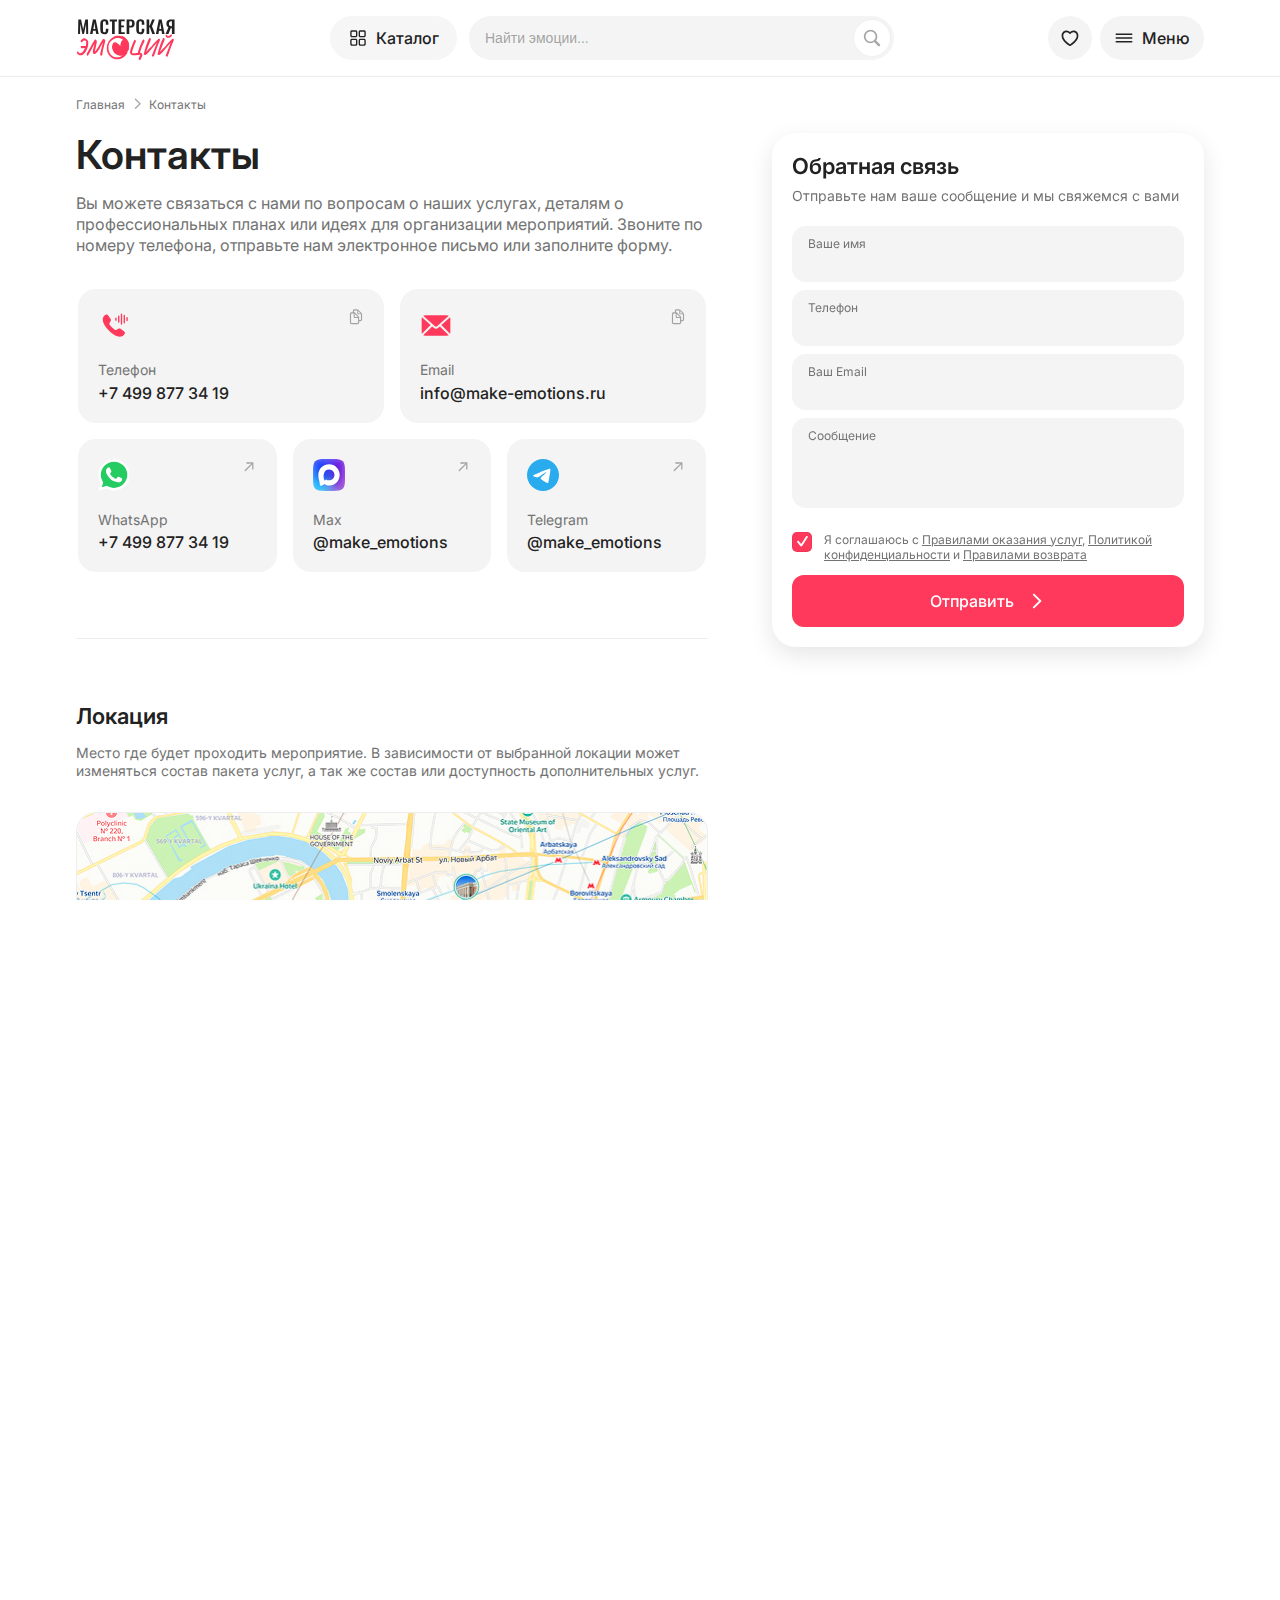
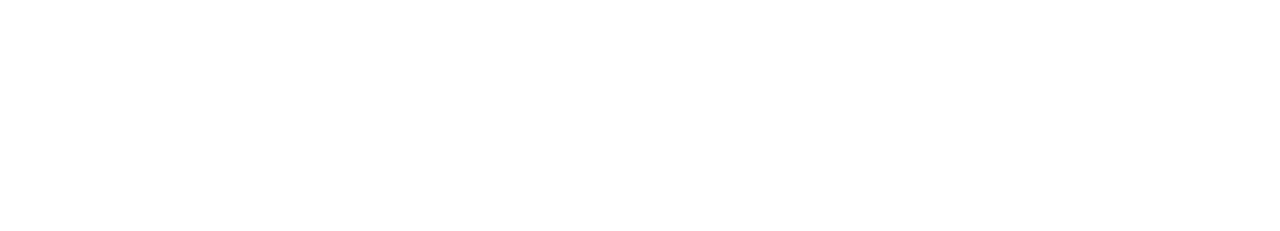
<file: contact.html>
<!doctype html>
<html lang="ru">
<head>
  <meta charset="utf-8" />
  <meta name="viewport" content="width=device-width,initial-scale=1" />
  <meta name="format-detection" content="telephone=no">
  <title>Мастерская эмоций — Главная</title>
  <!-- Swiper -->
  <link rel="stylesheet" href="assets/css/swiper-bundle.min.css">
  <!-- Main CSS -->
  <link rel="stylesheet" href="assets/css/main.css">
</head>
<body>
  <div class="page-blur"></div>
  <header class="site-header">
    <div class="container header-inner">
      <div class="header-controls">
        <img class="logo" src="assets/img/Logo.svg" alt="Logo">
        <div class="header-controls-wrap">
          <button id="catalogBtn" 
          class="btn ghost" 
          aria-expanded="false" 
          aria-controls="catalogPanel">
          <span class="icon"></span>
          <p>Каталог</p>
        </button>
        <div class="search-nav search-nav-main" >
          <input type="search" id="searchInput" placeholder="Найти эмоции..." />
          <button class="search-clear" id="clearBtn" aria-label="Очистить">
            <svg xmlns="http://www.w3.org/2000/svg" width="16" height="16" fill="none" viewBox="0 0 16 16">
              <path fill="#6A6A6A" fill-opacity=".6" d="M12.53 11.385a.66.66 0 0 1-.007.92.661.661 0 0 1-.925.005L7.994 8.707 4.391 12.31a.673.673 0 0 1-.926-.005.66.66 0 0 1 0-.92l3.603-3.61-3.603-3.603c-.246-.24-.246-.668 0-.926a.667.667 0 0 1 .926 0L7.994 6.85l3.604-3.604a.661.661 0 0 1 .925.006.654.654 0 0 1 .006.92L8.926 7.775l3.603 3.61Z"/>
            </svg>
          </button>
          <button class="search-box search-finder" id="searchBtn" aria-label="Поиск">
            <svg xmlns="http://www.w3.org/2000/svg" width="20" height="20" fill="none" viewBox="0 0 20 20">
              <path fill="#6A6A6A" fill-opacity=".6" d="M1.807 8.496A6.763 6.763 0 0 1 8.564 1.74a6.763 6.763 0 0 1 6.757 6.757 6.605 6.605 0 0 1-1.262 3.885l3.793 3.802c.225.232.34.54.34.871 0 .69-.506 1.22-1.211 1.22a1.21 1.21 0 0 1-.88-.348l-3.818-3.819a6.57 6.57 0 0 1-3.719 1.146 6.763 6.763 0 0 1-6.757-6.757Zm1.727 0c0 2.78 2.25 5.03 5.03 5.03 2.78 0 5.03-2.25 5.03-5.03 0-2.78-2.25-5.03-5.03-5.03-2.78 0-5.03 2.25-5.03 5.03Z"/>
            </svg>
          </button>
        </div>

        </div>
        <div class="header-controls-wrap-2">
          <a href="#">
            <div class="fav-btn">
              <svg xmlns="http://www.w3.org/2000/svg" width="20" height="20" fill="none" viewBox="0 0 20 20">
                <path fill="#222" d="M1.616 7.666c0-3.046 2.109-5.171 4.823-5.171 1.577 0 2.822.738 3.561 1.826.747-1.096 1.984-1.826 3.561-1.826 2.723 0 4.823 2.125 4.823 5.171 0 3.553-2.972 7.056-7.612 10.044-.25.158-.556.315-.772.315-.208 0-.523-.157-.772-.315-4.64-2.988-7.612-6.491-7.612-10.044Zm1.669 0c0 2.938 3.063 6.184 6.557 8.508.075.05.125.083.158.083s.083-.033.158-.083c3.494-2.324 6.557-5.57 6.557-8.508 0-2.108-1.386-3.528-3.245-3.528-1.494 0-2.308.922-2.864 1.71-.25.324-.39.44-.606.44-.216 0-.374-.108-.606-.44-.523-.797-1.361-1.71-2.864-1.71-1.86 0-3.245 1.42-3.245 3.528Z"/>
              </svg>
            </div>
          </a>
          <button id="menuBtn" class="btn" 
          aria-expanded="false" 
          aria-controls="menuPanel" 
          aria-haspopup="true" 
          aria-label="Открыть меню">
            <span class="icon"></span>
            <p>Меню</p>
        </button>
        </div>
        <!-- Menu panel -->
        <div id="menuPanel" class="panel menu-panel" hidden aria-hidden="true" role="menu" aria-label="Меню сайта">
          <div class="container">
            <ul class="menu-list" role="list">
              <li role="none"><a role="menuitem" href="#"><img src="assets/img/menu-icon-1.svg" alt="menu-icon">Контакты</a></li>
              <li role="none"><a role="menuitem" href="#"><img src="assets/img/menu-icon-2.svg" alt="menu-icon">Отзывы</a></li>
              <li role="none"><a role="menuitem" href="#"><img src="assets/img/menu-icon-3.svg" alt="menu-icon">Блог</a></li>
              <li role="none"><a role="menuitem" href="#"><img src="assets/img/menu-icon-4.svg" alt="menu-icon">Сертификат</a></li>
              <li role="none"><a role="menuitem" href="#"><img src="assets/img/menu-icon-5.svg" alt="menu-icon">Франшиза</a></li>
            </ul>
          </div>
        </div>

      </div>
    </div>
  </header>

  <div class="search-nav search-nav-panel" >
    <input type="search" id="searchInputPanel" placeholder="Найти эмоции..." />
    <button class="search-clear" id="clearBtn" aria-label="Очистить">
      <svg xmlns="http://www.w3.org/2000/svg" width="16" height="16" fill="none" viewBox="0 0 16 16">
        <path fill="#6A6A6A" fill-opacity=".6" d="M12.53 11.385a.66.66 0 0 1-.007.92.661.661 0 0 1-.925.005L7.994 8.707 4.391 12.31a.673.673 0 0 1-.926-.005.66.66 0 0 1 0-.92l3.603-3.61-3.603-3.603c-.246-.24-.246-.668 0-.926a.667.667 0 0 1 .926 0L7.994 6.85l3.604-3.604a.661.661 0 0 1 .925.006.654.654 0 0 1 .006.92L8.926 7.775l3.603 3.61Z"/>
      </svg>
    </button>
    <button class="search-box" id="searchBtn" aria-label="Поиск">
      <svg xmlns="http://www.w3.org/2000/svg" width="20" height="20" fill="none" viewBox="0 0 20 20">
        <path fill="#6A6A6A" fill-opacity=".6" d="M1.807 8.496A6.763 6.763 0 0 1 8.564 1.74a6.763 6.763 0 0 1 6.757 6.757 6.605 6.605 0 0 1-1.262 3.885l3.793 3.802c.225.232.34.54.34.871 0 .69-.506 1.22-1.211 1.22a1.21 1.21 0 0 1-.88-.348l-3.818-3.819a6.57 6.57 0 0 1-3.719 1.146 6.763 6.763 0 0 1-6.757-6.757Zm1.727 0c0 2.78 2.25 5.03 5.03 5.03 2.78 0 5.03-2.25 5.03-5.03 0-2.78-2.25-5.03-5.03-5.03-2.78 0-5.03 2.25-5.03 5.03Z"/>
      </svg>
    </button>
  </div>

  <!-- Catalog panel -->
  <div id="catalogPanel" class="panel catalog-panel" aria-hidden="true" role="region" aria-label="Каталог">
    <div class="container">
      <div class="catalog-grid">
        <a class="cat-item" href="#">
          <img src="assets/img/cat-1.svg" alt="">
          Предложение руки и сердца
        </a>
        <a class="cat-item" href="#"><img src="assets/img/cat-1.svg" alt="">
          Романтические свидания
        </a>
        <a class="cat-item" href="#"><img src="assets/img/cat-2.svg" alt="">
          Организация свадьбы
        </a>
        <a class="cat-item" href="#"><img src="assets/img/cat-2.svg" alt="">
          Выписка из роддома
        </a>
        <a class="cat-item" href="#"><img src="assets/img/cat-1.svg" alt="">
          Мальчишник
        </a>
        <a class="cat-item" href="#"><img src="assets/img/cat-1.svg" alt="">
          Девичник
        </a>
        <a class="cat-item" href="#"><img src="assets/img/cat-2.svg" alt="">
          Фотосессия
        </a>
        <a class="cat-item" href="#"><img src="assets/img/cat-1.svg" alt="">
          Гендерные праздники
        </a>
        <a class="cat-item" href="#"><img src="assets/img/cat-1.svg" alt="">
          Флешмоб
        </a>
        <a class="cat-item" href="#"><img src="assets/img/cat-1.svg" alt="">
          Выписка из роддома
        </a>
        <a class="cat-item" href="#"><img src="assets/img/cat-1.svg" alt="">
          Мальчишник
        </a>
        <a class="cat-item" href="#"><img src="assets/img/cat-1.svg" alt="">
          Девичник
        </a>
      </div>
    </div>
  </div>

  <main>
    <!-- Breadcrumbs -->
    <nav class="page-breadcrumbs container" aria-label="Хлебные крошки">
      <ol class="breadcrumbs-list" itemscope itemtype="https://schema.org/BreadcrumbList">

        <li class="breadcrumbs-item" itemprop="itemListElement" itemscope itemtype="https://schema.org/ListItem">
          <a href="index.html" itemprop="item">
            <span itemprop="name">Главная</span>
          </a>
          <meta itemprop="position" content="1" />
        </li>

        <li class="breadcrumbs-separator" aria-hidden="true">
          <svg xmlns="http://www.w3.org/2000/svg" width="16" height="16" fill="none" viewBox="0 0 16 16">
            <path fill="#6A6A6A" fill-opacity=".6" d="M11.75 7.77c0 .199-.07.369-.229.521l-4.57 4.47a.645.645 0 0 1-.474.194.674.674 0 0 1-.686-.68c0-.187.082-.357.205-.486l4.125-4.02L5.996 3.75a.707.707 0 0 1-.205-.492c0-.381.305-.674.686-.674.187 0 .345.064.474.193l4.57 4.471a.712.712 0 0 1 .229.522Z"/>
          </svg>
        </li>

        <li class="breadcrumbs-item current" itemprop="itemListElement" itemscope itemtype="https://schema.org/ListItem">
          <span itemprop="name">Контакты</span>
          <meta itemprop="position" content="2" />
        </li>

      </ol>
    </nav>

    <!--Contact page content-->
    <section class="cx-cont-page container">
        <div class="cx-cont-grid">
            <!-- ЛЕВАЯ КОЛОНКА -->
            <div class="cx-left">

                <h1 class="cx-title">Контакты</h1>
                <p class="cx-desc">
                    Вы можете связаться с нами по вопросам о наших услугах, деталям
                    о профессиональных планах или идеях для организации мероприятий.
                    Звоните по номеру телефона, отправьте нам электронное письмо или заполните форму.
                </p>

                <div class="cx-cards">

                    <div class="cx-card">
                        <img class="cx-card-icon-abs" src="assets/img/duplicate.svg" alt="duplicate">
                        <div class="cx-card-icon"><img src="assets/img/phone-icon.svg" alt="contact-icon"></div>
                        <div class="cx-card-info">
                            <div class="cx-card-name">Телефон</div>
                            <div class="cx-card-value">+7 499 877 34 19</div>
                        </div>
                        <a href="#"></a>
                    </div>

                    <div class="cx-card">
                        <img class="cx-card-icon-abs" src="assets/img/duplicate.svg" alt="duplicate">
                        <div class="cx-card-icon"><img src="assets/img/mail-icon.svg" alt="contact-icon"></div>
                        <div class="cx-card-info">
                            <div class="cx-card-name">Email</div>
                            <div class="cx-card-value">info@make-emotions.ru</div>
                        </div>
                        <a href="#"></a>
                    </div>

                    <div class="cx-card">
                        <img class="cx-card-icon-abs" src="assets/img/golink.svg" alt="golink">
                        <div class="cx-card-icon"><img src="assets/img/whatsapp.svg" alt="contact-icon"></div>
                        <div class="cx-card-info">
                            <div class="cx-card-name">WhatsApp</div>
                            <div class="cx-card-value">+7 499 877 34 19</div>
                        </div>
                        <a href="#"></a>
                    </div>

                    <div class="cx-card">
                        <img class="cx-card-icon-abs" src="assets/img/golink.svg" alt="golink">
                        <div class="cx-card-icon"><img src="assets/img/max.svg" alt="contact-icon"></div>
                        <div class="cx-card-info">
                            <div class="cx-card-name">Max</div>
                            <div class="cx-card-value">@make_emotions</div>
                        </div>
                        <a href="#"></a>
                    </div>

                    <div class="cx-card">
                        <img class="cx-card-icon-abs" src="assets/img/golink.svg" alt="golink">
                        <div class="cx-card-icon"><img src="assets/img/tg.svg" alt="contact-icon"></div>
                        <div class="cx-card-info">
                            <div class="cx-card-name">Telegram</div>
                            <div class="cx-card-value">@make_emotions</div>
                        </div>
                        <a href="#"></a>
                    </div>

                </div>

                <div class="cx-right-form-wrapper cx-right-form-wrapper-inner">
                    <div class="cx-form-title">Обратная связь</div>
                    <p class="cx-form-sub">Отправьте нам ваше сообщение и мы свяжемся с вами</p>
                    <form class="service-page-modal-form">
                        <div class="service-page-modal-form-input">
                            <span>Ваше имя</span>
                            <input type="text">
                        </div>
                        <div class="service-page-modal-form-input">
                            <span>Телефон</span>
                            <input type="tel">
                        </div>
                        <div class="service-page-modal-form-input">
                            <span>Ваш Email</span>
                            <input type="email">
                        </div>
                        <div class="service-page-modal-form-textarea">
                            <span>Сообщение</span>
                            <textarea name="message" id="service-page-modal-form-textarea"></textarea>
                        </div>
                        <div class="service-page-modal-form-policy-wrapper">
                            <label class="custom-checkbox">
                            <input type="checkbox" checked>
                            <span class="custom-checkbox__box">
                                <svg xmlns="http://www.w3.org/2000/svg" width="11" height="11" fill="none" viewBox="0 0 11 11">
                                <path fill="#fff" d="M4.219 10.43c-.375 0-.657-.135-.908-.434L.287 6.334C.077 6.094 0 5.877 0 5.631c0-.55.41-.955.979-.955.328 0 .562.117.779.375l2.431 3.017L8.982.51c.235-.37.475-.51.862-.51.562 0 .972.398.972.95 0 .204-.064.421-.216.655l-5.461 8.35c-.211.322-.522.475-.92.475Z"/>
                                </svg>
                            </span>
                            </label>
                            <div class="service-page-modal-form-policy-text">
                            Я соглашаюсь с <a href="#">Правилами оказания услуг</a>, <a href="#">Политикой конфиденциальности</a> и <a href="#">Правилами возврата</a>
                            </div>
                        </div>
                        <div class="service-page-right-box__button">
                            Отправить
                            <img src="assets/img/arrow-right-btn-right-box.svg" alt="arrow">
                        </div>
                    </form>
                </div>

                <div class="cx-loc-wrapper">
                    <div class="cx-loc-item">
                        <h2 class="cx-loc-title">Локация</h2>
                        <p class="cx-loc-desc">
                            Место где будет проходить мероприятие. В зависимости
                            от выбранной локации может изменяться состав пакета услуг, а так
                            же состав или доступность дополнительных услуг.
                        </p>

                        <div class="cx-loc-map">
                            <img src="assets/img/map-bg.jpg" alt="map">
                        </div>

                        <div class="cx-loc-caption">
                            <div class="cx-loc-caption-title">Название локации #1</div>
                            <div class="cx-loc-caption-title-desc">
                                Москва, 1 Неопалимовский переулок 8
                            </div>
                        </div>

                        <div class="cx-loc-buttons">
                            <button class="cx-btn-copy">
                                <img src="assets/img/copy.svg" alt="copy">
                                <span>Копировать</span>
                            </button>
                            <button class="cx-btn-yandex">
                                <img src="assets/img/yamap-pin.svg" alt="pin">
                                <span>Яндекс Карты</span>
                            </button>
                        </div>
                    </div>
                    
                </div>
                    

            </div>

            <!-- ПРАВАЯ КОЛОНКА -->
            <div class="cx-right">
                <div class="cx-right-form-wrapper">
                    <div class="cx-form-title">Обратная связь</div>
                    <p class="cx-form-sub">Отправьте нам ваше сообщение и мы свяжемся с вами</p>
                    <form class="service-page-modal-form">
                        <div class="service-page-modal-form-input">
                            <span>Ваше имя</span>
                            <input type="text">
                        </div>
                        <div class="service-page-modal-form-input">
                            <span>Телефон</span>
                            <input type="tel">
                        </div>
                        <div class="service-page-modal-form-input">
                            <span>Ваш Email</span>
                            <input type="email">
                        </div>
                        <div class="service-page-modal-form-textarea">
                            <span>Сообщение</span>
                            <textarea name="message" id="service-page-modal-form-textarea"></textarea>
                        </div>
                        <div class="service-page-modal-form-policy-wrapper">
                            <label class="custom-checkbox">
                            <input type="checkbox" checked>
                            <span class="custom-checkbox__box">
                                <svg xmlns="http://www.w3.org/2000/svg" width="11" height="11" fill="none" viewBox="0 0 11 11">
                                <path fill="#fff" d="M4.219 10.43c-.375 0-.657-.135-.908-.434L.287 6.334C.077 6.094 0 5.877 0 5.631c0-.55.41-.955.979-.955.328 0 .562.117.779.375l2.431 3.017L8.982.51c.235-.37.475-.51.862-.51.562 0 .972.398.972.95 0 .204-.064.421-.216.655l-5.461 8.35c-.211.322-.522.475-.92.475Z"/>
                                </svg>
                            </span>
                            </label>
                            <div class="service-page-modal-form-policy-text">
                            Я соглашаюсь с <a href="#">Правилами оказания услуг</a>, <a href="#">Политикой конфиденциальности</a> и <a href="#">Правилами возврата</a>
                            </div>
                        </div>
                        <div class="service-page-right-box__button">
                            Отправить
                            <img src="assets/img/arrow-right-btn-right-box.svg" alt="arrow">
                        </div>
                    </form>
                </div>
            </div>

        </div>
    </section>

    

    
  </main>

  <footer class="site-footer">
    <div class="container footer-inner">
      <div class="footer-cols">
        <div class="footer-col footer__logo">
          <img src="assets/img/Logo.svg" class="logo" alt="Logo">
        </div>
        <div class="footer-col footer__company">
          <p class="footer-col-title">Компания</p>
          <ul>
            <li><a href="#">Контакты</a></li>
            <li><a href="#">Отзывы</a></li>
            <li><a href="#">Блог</a></li>
            <li><a href="#">Cертификат</a></li>
            <li><a href="#">Франшиза</a></li>
          </ul>
        </div>
        <div class="footer-col footer__services">
          <p class="footer-col-title">Популярные услуги</p>
          <ul>
            <li><a href="#">Свидание в Москва-сити</a></li>
            <li><a href="#">Свидание в Останкино</a></li>
            <li><a href="#">Предложение руки и сердца</a></li>
            <li><a href="#">Флешмоб</a></li>
            <li><a href="#">Девичник</a></li>
            <li><a href="#">Мальчишник</a></li>
            <li><a href="#">Выписка с роддома</a></li>
          </ul>
        </div>
        <div class="footer-col footer__social">
          <p class="footer-col-title">Социальные сети</p>
          <ul>
            <li><a href="#"><img src="assets/img/vk.svg" alt="vk">Вконтакте</a></li>
            <li><a href="#"><img src="assets/img/tg.svg" alt="tg">Telegram</a></li>
            <li><a href="#"><img src="assets/img/youtube.svg" alt="youtube">Youtube</a></li>
            <li><a href="#"><img src="assets/img/ig.svg" alt="ig">Insta</a></li>
            <li><a href="#"><img src="assets/img/max.svg" alt="max">Max</a></li>
          </ul>
        </div>
      </div>
      <div class="footer-copy">
        <div class="footer-copy-text">
          <p>
            © 2025 Мастерская Эмоций <br>
            ОГРН: 321774600652941 <br>
            ИНН: 213001929258
          </p>
        </div>
        <div class="footer-copy-links">
          <a href="#">Авторские права</a>
          <a href="#">Политика конфиденциальности</a>
          <a href="#">Правила оказания услуг</a>
          <a href="#">Договор оферты</a>
        </div>
      </div>
    </div>
  </footer>


  <!-- Swiper JS -->
  <script src="assets/js/swiper-bundle.min.js"></script>
  <!-- Main JS -->
  <script src="assets/js/main.js"></script>
</body>
</html>
</file>
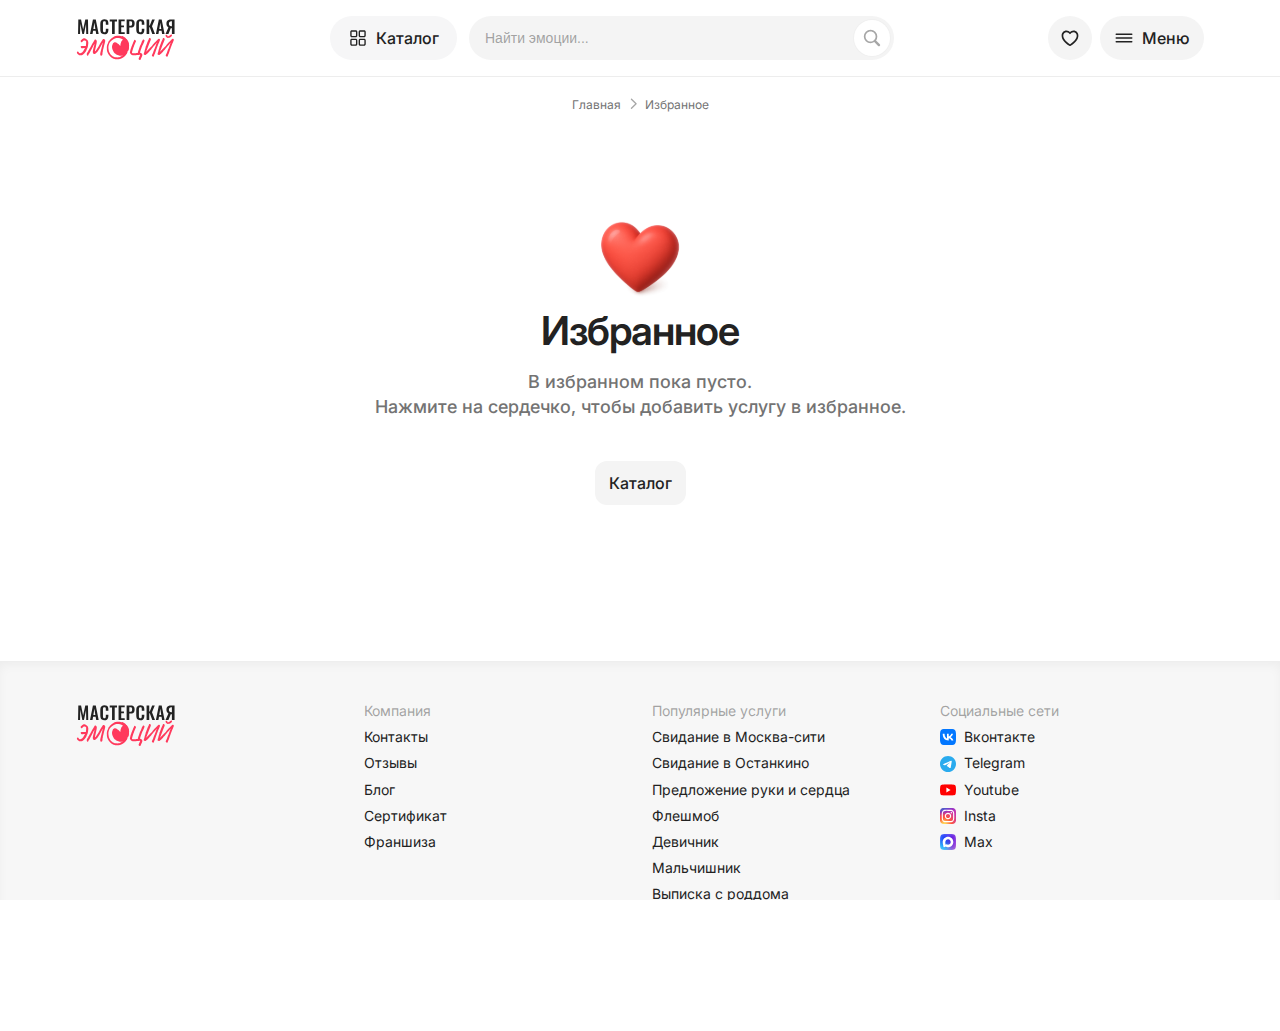
<file: favorites-empty.html>
<!doctype html>
<html lang="ru">
<head>
  <meta charset="utf-8" />
  <meta name="viewport" content="width=device-width,initial-scale=1" />
  <meta name="format-detection" content="telephone=no">
  <title>Мастерская эмоций — Главная</title>
  <!-- Swiper -->
  <link rel="stylesheet" href="assets/css/swiper-bundle.min.css">
  <!-- Main CSS -->
  <link rel="stylesheet" href="assets/css/main.css">
</head>
<body>
  <div class="page-blur"></div>
  <header class="site-header">
    <div class="container header-inner">
      <div class="header-controls">
        <img class="logo" src="assets/img/Logo.svg" alt="Logo">
        <div class="header-controls-wrap">
          <button id="catalogBtn" 
          class="btn ghost" 
          aria-expanded="false" 
          aria-controls="catalogPanel">
          <span class="icon"></span>
          <p>Каталог</p>
        </button>
        <div class="search-nav search-nav-main" >
          <input type="search" id="searchInput" placeholder="Найти эмоции..." />
          <button class="search-clear" id="clearBtn" aria-label="Очистить">
            <svg xmlns="http://www.w3.org/2000/svg" width="16" height="16" fill="none" viewBox="0 0 16 16">
              <path fill="#6A6A6A" fill-opacity=".6" d="M12.53 11.385a.66.66 0 0 1-.007.92.661.661 0 0 1-.925.005L7.994 8.707 4.391 12.31a.673.673 0 0 1-.926-.005.66.66 0 0 1 0-.92l3.603-3.61-3.603-3.603c-.246-.24-.246-.668 0-.926a.667.667 0 0 1 .926 0L7.994 6.85l3.604-3.604a.661.661 0 0 1 .925.006.654.654 0 0 1 .006.92L8.926 7.775l3.603 3.61Z"/>
            </svg>
          </button>
          <button class="search-box search-finder" id="searchBtn" aria-label="Поиск">
            <svg xmlns="http://www.w3.org/2000/svg" width="20" height="20" fill="none" viewBox="0 0 20 20">
              <path fill="#6A6A6A" fill-opacity=".6" d="M1.807 8.496A6.763 6.763 0 0 1 8.564 1.74a6.763 6.763 0 0 1 6.757 6.757 6.605 6.605 0 0 1-1.262 3.885l3.793 3.802c.225.232.34.54.34.871 0 .69-.506 1.22-1.211 1.22a1.21 1.21 0 0 1-.88-.348l-3.818-3.819a6.57 6.57 0 0 1-3.719 1.146 6.763 6.763 0 0 1-6.757-6.757Zm1.727 0c0 2.78 2.25 5.03 5.03 5.03 2.78 0 5.03-2.25 5.03-5.03 0-2.78-2.25-5.03-5.03-5.03-2.78 0-5.03 2.25-5.03 5.03Z"/>
            </svg>
          </button>
        </div>

        </div>
        <div class="header-controls-wrap-2">
          <a href="#">
            <div class="fav-btn">
              <svg xmlns="http://www.w3.org/2000/svg" width="20" height="20" fill="none" viewBox="0 0 20 20">
                <path fill="#222" d="M1.616 7.666c0-3.046 2.109-5.171 4.823-5.171 1.577 0 2.822.738 3.561 1.826.747-1.096 1.984-1.826 3.561-1.826 2.723 0 4.823 2.125 4.823 5.171 0 3.553-2.972 7.056-7.612 10.044-.25.158-.556.315-.772.315-.208 0-.523-.157-.772-.315-4.64-2.988-7.612-6.491-7.612-10.044Zm1.669 0c0 2.938 3.063 6.184 6.557 8.508.075.05.125.083.158.083s.083-.033.158-.083c3.494-2.324 6.557-5.57 6.557-8.508 0-2.108-1.386-3.528-3.245-3.528-1.494 0-2.308.922-2.864 1.71-.25.324-.39.44-.606.44-.216 0-.374-.108-.606-.44-.523-.797-1.361-1.71-2.864-1.71-1.86 0-3.245 1.42-3.245 3.528Z"/>
              </svg>
            </div>
          </a>
          <button id="menuBtn" class="btn" 
          aria-expanded="false" 
          aria-controls="menuPanel" 
          aria-haspopup="true" 
          aria-label="Открыть меню">
            <span class="icon"></span>
            <p>Меню</p>
        </button>
        </div>
        <!-- Menu panel -->
        <div id="menuPanel" class="panel menu-panel" hidden aria-hidden="true" role="menu" aria-label="Меню сайта">
          <div class="container">
            <ul class="menu-list" role="list">
              <li role="none"><a role="menuitem" href="#"><img src="assets/img/menu-icon-1.svg" alt="menu-icon">Контакты</a></li>
              <li role="none"><a role="menuitem" href="#"><img src="assets/img/menu-icon-2.svg" alt="menu-icon">Отзывы</a></li>
              <li role="none"><a role="menuitem" href="#"><img src="assets/img/menu-icon-3.svg" alt="menu-icon">Блог</a></li>
              <li role="none"><a role="menuitem" href="#"><img src="assets/img/menu-icon-4.svg" alt="menu-icon">Сертификат</a></li>
              <li role="none"><a role="menuitem" href="#"><img src="assets/img/menu-icon-5.svg" alt="menu-icon">Франшиза</a></li>
            </ul>
          </div>
        </div>

      </div>
    </div>
  </header>

  <div class="search-nav search-nav-panel" >
    <input type="search" id="searchInputPanel" placeholder="Найти эмоции..." />
    <button class="search-clear" id="clearBtn" aria-label="Очистить">
      <svg xmlns="http://www.w3.org/2000/svg" width="16" height="16" fill="none" viewBox="0 0 16 16">
        <path fill="#6A6A6A" fill-opacity=".6" d="M12.53 11.385a.66.66 0 0 1-.007.92.661.661 0 0 1-.925.005L7.994 8.707 4.391 12.31a.673.673 0 0 1-.926-.005.66.66 0 0 1 0-.92l3.603-3.61-3.603-3.603c-.246-.24-.246-.668 0-.926a.667.667 0 0 1 .926 0L7.994 6.85l3.604-3.604a.661.661 0 0 1 .925.006.654.654 0 0 1 .006.92L8.926 7.775l3.603 3.61Z"/>
      </svg>
    </button>
    <button class="search-box" id="searchBtn" aria-label="Поиск">
      <svg xmlns="http://www.w3.org/2000/svg" width="20" height="20" fill="none" viewBox="0 0 20 20">
        <path fill="#6A6A6A" fill-opacity=".6" d="M1.807 8.496A6.763 6.763 0 0 1 8.564 1.74a6.763 6.763 0 0 1 6.757 6.757 6.605 6.605 0 0 1-1.262 3.885l3.793 3.802c.225.232.34.54.34.871 0 .69-.506 1.22-1.211 1.22a1.21 1.21 0 0 1-.88-.348l-3.818-3.819a6.57 6.57 0 0 1-3.719 1.146 6.763 6.763 0 0 1-6.757-6.757Zm1.727 0c0 2.78 2.25 5.03 5.03 5.03 2.78 0 5.03-2.25 5.03-5.03 0-2.78-2.25-5.03-5.03-5.03-2.78 0-5.03 2.25-5.03 5.03Z"/>
      </svg>
    </button>
  </div>

  <!-- Catalog panel -->
  <div id="catalogPanel" class="panel catalog-panel" aria-hidden="true" role="region" aria-label="Каталог">
    <div class="container">
      <div class="catalog-grid">
        <a class="cat-item" href="#">
          <img src="assets/img/cat-1.svg" alt="">
          Предложение руки и сердца
        </a>
        <a class="cat-item" href="#"><img src="assets/img/cat-1.svg" alt="">
          Романтические свидания
        </a>
        <a class="cat-item" href="#"><img src="assets/img/cat-2.svg" alt="">
          Организация свадьбы
        </a>
        <a class="cat-item" href="#"><img src="assets/img/cat-2.svg" alt="">
          Выписка из роддома
        </a>
        <a class="cat-item" href="#"><img src="assets/img/cat-1.svg" alt="">
          Мальчишник
        </a>
        <a class="cat-item" href="#"><img src="assets/img/cat-1.svg" alt="">
          Девичник
        </a>
        <a class="cat-item" href="#"><img src="assets/img/cat-2.svg" alt="">
          Фотосессия
        </a>
        <a class="cat-item" href="#"><img src="assets/img/cat-1.svg" alt="">
          Гендерные праздники
        </a>
        <a class="cat-item" href="#"><img src="assets/img/cat-1.svg" alt="">
          Флешмоб
        </a>
        <a class="cat-item" href="#"><img src="assets/img/cat-1.svg" alt="">
          Выписка из роддома
        </a>
        <a class="cat-item" href="#"><img src="assets/img/cat-1.svg" alt="">
          Мальчишник
        </a>
        <a class="cat-item" href="#"><img src="assets/img/cat-1.svg" alt="">
          Девичник
        </a>
      </div>
    </div>
  </div>



  <main>
    <!-- Breadcrumbs -->
    <nav class="page-breadcrumbs container center" aria-label="Хлебные крошки">
      <ol class="breadcrumbs-list" itemscope itemtype="https://schema.org/BreadcrumbList">

        <li class="breadcrumbs-item" itemprop="itemListElement" itemscope itemtype="https://schema.org/ListItem">
          <a href="index.html" itemprop="item">
            <span itemprop="name">Главная</span>
          </a>
          <meta itemprop="position" content="1" />
        </li>

        <li class="breadcrumbs-separator" aria-hidden="true">
          <svg xmlns="http://www.w3.org/2000/svg" width="16" height="16" fill="none" viewBox="0 0 16 16">
            <path fill="#6A6A6A" fill-opacity=".6" d="M11.75 7.77c0 .199-.07.369-.229.521l-4.57 4.47a.645.645 0 0 1-.474.194.674.674 0 0 1-.686-.68c0-.187.082-.357.205-.486l4.125-4.02L5.996 3.75a.707.707 0 0 1-.205-.492c0-.381.305-.674.686-.674.187 0 .345.064.474.193l4.57 4.471a.712.712 0 0 1 .229.522Z"/>
          </svg>
        </li>

        <li class="breadcrumbs-item current" itemprop="itemListElement" itemscope itemtype="https://schema.org/ListItem">
          <span itemprop="name">Избранное</span>
          <meta itemprop="position" content="2" />
        </li>

      </ol>
    </nav>

    <section class="category-section container cat-page-section fav-page-cat-h">
      <div class="category-head">
        <div class="category-title-group">
            <img class="cat-icon" src="assets/img/big-heart.svg" alt="heart">
            <div>
                <h1 class="category-name">Избранное</h1>
                <p class="category-desc">В избранном пока пусто. <br> Нажмите на сердечко, чтобы добавить услугу в избранное.</p>
            </div>
            <a href="#" style="margin-top: 32px;">
                <button class="reviews-page-items-more-btn">
                    Каталог
                </button>
            </a>
        </div>
      </div>
    </section>

  </main>

  <footer class="site-footer">
    <div class="container footer-inner">
      <div class="footer-cols">
        <div class="footer-col footer__logo">
          <img src="assets/img/Logo.svg" class="logo" alt="Logo">
        </div>
        <div class="footer-col footer__company">
          <p class="footer-col-title">Компания</p>
          <ul>
            <li><a href="#">Контакты</a></li>
            <li><a href="#">Отзывы</a></li>
            <li><a href="#">Блог</a></li>
            <li><a href="#">Cертификат</a></li>
            <li><a href="#">Франшиза</a></li>
          </ul>
        </div>
        <div class="footer-col footer__services">
          <p class="footer-col-title">Популярные услуги</p>
          <ul>
            <li><a href="#">Свидание в Москва-сити</a></li>
            <li><a href="#">Свидание в Останкино</a></li>
            <li><a href="#">Предложение руки и сердца</a></li>
            <li><a href="#">Флешмоб</a></li>
            <li><a href="#">Девичник</a></li>
            <li><a href="#">Мальчишник</a></li>
            <li><a href="#">Выписка с роддома</a></li>
          </ul>
        </div>
        <div class="footer-col footer__social">
          <p class="footer-col-title">Социальные сети</p>
          <ul>
            <li><a href="#"><img src="assets/img/vk.svg" alt="vk">Вконтакте</a></li>
            <li><a href="#"><img src="assets/img/tg.svg" alt="tg">Telegram</a></li>
            <li><a href="#"><img src="assets/img/youtube.svg" alt="youtube">Youtube</a></li>
            <li><a href="#"><img src="assets/img/ig.svg" alt="ig">Insta</a></li>
            <li><a href="#"><img src="assets/img/max.svg" alt="max">Max</a></li>
          </ul>
        </div>
      </div>
      <div class="footer-copy">
        <div class="footer-copy-text">
          <p>
            © 2025 Мастерская Эмоций <br>
            ОГРН: 321774600652941 <br>
            ИНН: 213001929258
          </p>
        </div>
        <div class="footer-copy-links">
          <a href="#">Авторские права</a>
          <a href="#">Политика конфиденциальности</a>
          <a href="#">Правила оказания услуг</a>
          <a href="#">Договор оферты</a>
        </div>
      </div>
    </div>
  </footer>


  <!-- Swiper JS -->
  <script src="assets/js/swiper-bundle.min.js"></script>
  <!-- Main JS -->
  <script src="assets/js/main.js"></script>
</body>
</html>
</file>
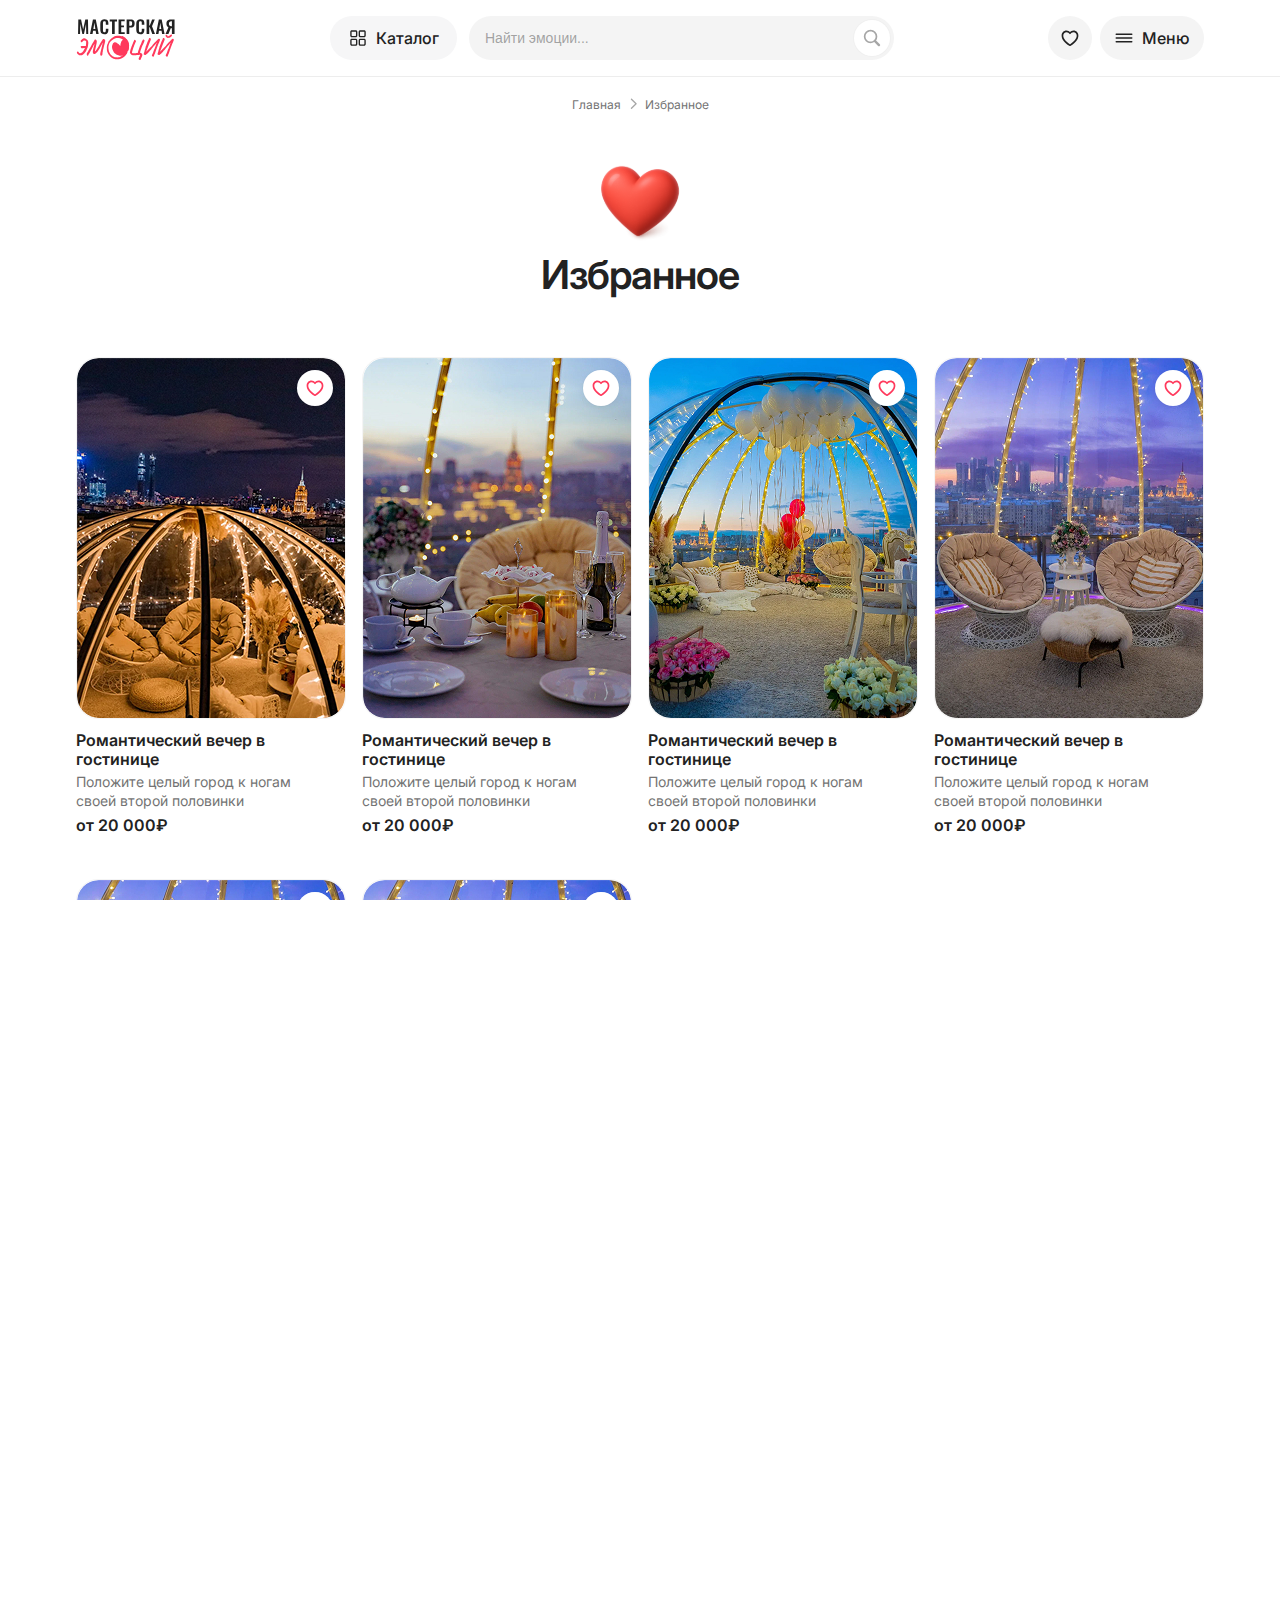
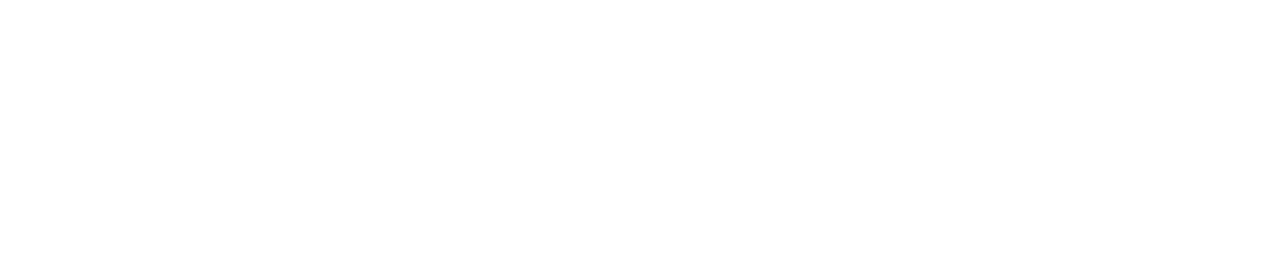
<file: favorites.html>
<!doctype html>
<html lang="ru">
<head>
  <meta charset="utf-8" />
  <meta name="viewport" content="width=device-width,initial-scale=1" />
  <meta name="format-detection" content="telephone=no">
  <title>Мастерская эмоций — Главная</title>
  <!-- Swiper -->
  <link rel="stylesheet" href="assets/css/swiper-bundle.min.css">
  <!-- Main CSS -->
  <link rel="stylesheet" href="assets/css/main.css">
</head>
<body>
  <div class="page-blur"></div>
  <header class="site-header">
    <div class="container header-inner">
      <div class="header-controls">
        <img class="logo" src="assets/img/Logo.svg" alt="Logo">
        <div class="header-controls-wrap">
          <button id="catalogBtn" 
          class="btn ghost" 
          aria-expanded="false" 
          aria-controls="catalogPanel">
          <span class="icon"></span>
          <p>Каталог</p>
        </button>
        <div class="search-nav search-nav-main" >
          <input type="search" id="searchInput" placeholder="Найти эмоции..." />
          <button class="search-clear" id="clearBtn" aria-label="Очистить">
            <svg xmlns="http://www.w3.org/2000/svg" width="16" height="16" fill="none" viewBox="0 0 16 16">
              <path fill="#6A6A6A" fill-opacity=".6" d="M12.53 11.385a.66.66 0 0 1-.007.92.661.661 0 0 1-.925.005L7.994 8.707 4.391 12.31a.673.673 0 0 1-.926-.005.66.66 0 0 1 0-.92l3.603-3.61-3.603-3.603c-.246-.24-.246-.668 0-.926a.667.667 0 0 1 .926 0L7.994 6.85l3.604-3.604a.661.661 0 0 1 .925.006.654.654 0 0 1 .006.92L8.926 7.775l3.603 3.61Z"/>
            </svg>
          </button>
          <button class="search-box search-finder" id="searchBtn" aria-label="Поиск">
            <svg xmlns="http://www.w3.org/2000/svg" width="20" height="20" fill="none" viewBox="0 0 20 20">
              <path fill="#6A6A6A" fill-opacity=".6" d="M1.807 8.496A6.763 6.763 0 0 1 8.564 1.74a6.763 6.763 0 0 1 6.757 6.757 6.605 6.605 0 0 1-1.262 3.885l3.793 3.802c.225.232.34.54.34.871 0 .69-.506 1.22-1.211 1.22a1.21 1.21 0 0 1-.88-.348l-3.818-3.819a6.57 6.57 0 0 1-3.719 1.146 6.763 6.763 0 0 1-6.757-6.757Zm1.727 0c0 2.78 2.25 5.03 5.03 5.03 2.78 0 5.03-2.25 5.03-5.03 0-2.78-2.25-5.03-5.03-5.03-2.78 0-5.03 2.25-5.03 5.03Z"/>
            </svg>
          </button>
        </div>

        </div>
        <div class="header-controls-wrap-2">
          <a href="#">
            <div class="fav-btn">
              <svg xmlns="http://www.w3.org/2000/svg" width="20" height="20" fill="none" viewBox="0 0 20 20">
                <path fill="#222" d="M1.616 7.666c0-3.046 2.109-5.171 4.823-5.171 1.577 0 2.822.738 3.561 1.826.747-1.096 1.984-1.826 3.561-1.826 2.723 0 4.823 2.125 4.823 5.171 0 3.553-2.972 7.056-7.612 10.044-.25.158-.556.315-.772.315-.208 0-.523-.157-.772-.315-4.64-2.988-7.612-6.491-7.612-10.044Zm1.669 0c0 2.938 3.063 6.184 6.557 8.508.075.05.125.083.158.083s.083-.033.158-.083c3.494-2.324 6.557-5.57 6.557-8.508 0-2.108-1.386-3.528-3.245-3.528-1.494 0-2.308.922-2.864 1.71-.25.324-.39.44-.606.44-.216 0-.374-.108-.606-.44-.523-.797-1.361-1.71-2.864-1.71-1.86 0-3.245 1.42-3.245 3.528Z"/>
              </svg>
            </div>
          </a>
          <button id="menuBtn" class="btn" 
          aria-expanded="false" 
          aria-controls="menuPanel" 
          aria-haspopup="true" 
          aria-label="Открыть меню">
            <span class="icon"></span>
            <p>Меню</p>
        </button>
        </div>
        <!-- Menu panel -->
        <div id="menuPanel" class="panel menu-panel" hidden aria-hidden="true" role="menu" aria-label="Меню сайта">
          <div class="container">
            <ul class="menu-list" role="list">
              <li role="none"><a role="menuitem" href="#"><img src="assets/img/menu-icon-1.svg" alt="menu-icon">Контакты</a></li>
              <li role="none"><a role="menuitem" href="#"><img src="assets/img/menu-icon-2.svg" alt="menu-icon">Отзывы</a></li>
              <li role="none"><a role="menuitem" href="#"><img src="assets/img/menu-icon-3.svg" alt="menu-icon">Блог</a></li>
              <li role="none"><a role="menuitem" href="#"><img src="assets/img/menu-icon-4.svg" alt="menu-icon">Сертификат</a></li>
              <li role="none"><a role="menuitem" href="#"><img src="assets/img/menu-icon-5.svg" alt="menu-icon">Франшиза</a></li>
            </ul>
          </div>
        </div>

      </div>
    </div>
  </header>

  <div class="search-nav search-nav-panel" >
    <input type="search" id="searchInputPanel" placeholder="Найти эмоции..." />
    <button class="search-clear" id="clearBtn" aria-label="Очистить">
      <svg xmlns="http://www.w3.org/2000/svg" width="16" height="16" fill="none" viewBox="0 0 16 16">
        <path fill="#6A6A6A" fill-opacity=".6" d="M12.53 11.385a.66.66 0 0 1-.007.92.661.661 0 0 1-.925.005L7.994 8.707 4.391 12.31a.673.673 0 0 1-.926-.005.66.66 0 0 1 0-.92l3.603-3.61-3.603-3.603c-.246-.24-.246-.668 0-.926a.667.667 0 0 1 .926 0L7.994 6.85l3.604-3.604a.661.661 0 0 1 .925.006.654.654 0 0 1 .006.92L8.926 7.775l3.603 3.61Z"/>
      </svg>
    </button>
    <button class="search-box" id="searchBtn" aria-label="Поиск">
      <svg xmlns="http://www.w3.org/2000/svg" width="20" height="20" fill="none" viewBox="0 0 20 20">
        <path fill="#6A6A6A" fill-opacity=".6" d="M1.807 8.496A6.763 6.763 0 0 1 8.564 1.74a6.763 6.763 0 0 1 6.757 6.757 6.605 6.605 0 0 1-1.262 3.885l3.793 3.802c.225.232.34.54.34.871 0 .69-.506 1.22-1.211 1.22a1.21 1.21 0 0 1-.88-.348l-3.818-3.819a6.57 6.57 0 0 1-3.719 1.146 6.763 6.763 0 0 1-6.757-6.757Zm1.727 0c0 2.78 2.25 5.03 5.03 5.03 2.78 0 5.03-2.25 5.03-5.03 0-2.78-2.25-5.03-5.03-5.03-2.78 0-5.03 2.25-5.03 5.03Z"/>
      </svg>
    </button>
  </div>

  <!-- Catalog panel -->
  <div id="catalogPanel" class="panel catalog-panel" aria-hidden="true" role="region" aria-label="Каталог">
    <div class="container">
      <div class="catalog-grid">
        <a class="cat-item" href="#">
          <img src="assets/img/cat-1.svg" alt="">
          Предложение руки и сердца
        </a>
        <a class="cat-item" href="#"><img src="assets/img/cat-1.svg" alt="">
          Романтические свидания
        </a>
        <a class="cat-item" href="#"><img src="assets/img/cat-2.svg" alt="">
          Организация свадьбы
        </a>
        <a class="cat-item" href="#"><img src="assets/img/cat-2.svg" alt="">
          Выписка из роддома
        </a>
        <a class="cat-item" href="#"><img src="assets/img/cat-1.svg" alt="">
          Мальчишник
        </a>
        <a class="cat-item" href="#"><img src="assets/img/cat-1.svg" alt="">
          Девичник
        </a>
        <a class="cat-item" href="#"><img src="assets/img/cat-2.svg" alt="">
          Фотосессия
        </a>
        <a class="cat-item" href="#"><img src="assets/img/cat-1.svg" alt="">
          Гендерные праздники
        </a>
        <a class="cat-item" href="#"><img src="assets/img/cat-1.svg" alt="">
          Флешмоб
        </a>
        <a class="cat-item" href="#"><img src="assets/img/cat-1.svg" alt="">
          Выписка из роддома
        </a>
        <a class="cat-item" href="#"><img src="assets/img/cat-1.svg" alt="">
          Мальчишник
        </a>
        <a class="cat-item" href="#"><img src="assets/img/cat-1.svg" alt="">
          Девичник
        </a>
      </div>
    </div>
  </div>



  <main>
    <!-- Breadcrumbs -->
    <nav class="page-breadcrumbs container center" aria-label="Хлебные крошки">
      <ol class="breadcrumbs-list" itemscope itemtype="https://schema.org/BreadcrumbList">

        <li class="breadcrumbs-item" itemprop="itemListElement" itemscope itemtype="https://schema.org/ListItem">
          <a href="index.html" itemprop="item">
            <span itemprop="name">Главная</span>
          </a>
          <meta itemprop="position" content="1" />
        </li>

        <li class="breadcrumbs-separator" aria-hidden="true">
          <svg xmlns="http://www.w3.org/2000/svg" width="16" height="16" fill="none" viewBox="0 0 16 16">
            <path fill="#6A6A6A" fill-opacity=".6" d="M11.75 7.77c0 .199-.07.369-.229.521l-4.57 4.47a.645.645 0 0 1-.474.194.674.674 0 0 1-.686-.68c0-.187.082-.357.205-.486l4.125-4.02L5.996 3.75a.707.707 0 0 1-.205-.492c0-.381.305-.674.686-.674.187 0 .345.064.474.193l4.57 4.471a.712.712 0 0 1 .229.522Z"/>
          </svg>
        </li>

        <li class="breadcrumbs-item current" itemprop="itemListElement" itemscope itemtype="https://schema.org/ListItem">
          <span itemprop="name">Избранное</span>
          <meta itemprop="position" content="2" />
        </li>

      </ol>
    </nav>

    <section class="category-section container cat-page-section fav-full-page-cat-h">
      <div class="category-head">
        <div class="category-title-group">
            <img class="cat-icon" src="assets/img/big-heart.svg" alt="heart">
            <div>
                <h1 class="category-name">Избранное</h1>
            </div>
        </div>
      </div>
    </section>

    <!-- Service page categorys -->
    <section class="category-section container no-border-radius category-section-fav-full-page">
      <div class="cards-grid">
        <div class="cards-grid-inner">

          <article class="card">
              <div class="card-media">
                  <div class="swiper card-swiper">
                    <div class="swiper-wrapper">
                      <div class="swiper-slide"><img src="assets/img/card-1.jpg" alt=""></div>
                      <div class="swiper-slide"><img src="assets/img/card-2.jpg" alt=""></div>
                      <div class="swiper-slide"><img src="assets/img/card-3.jpg" alt=""></div>
                      <div class="swiper-slide"><img src="assets/img/card-4.jpg" alt=""></div>
                    </div>
                    <div class="swiper-pagination"></div>
                    <div class="swiper-button-prev">
                      <img src="assets/img/chevron-left.svg" alt="chevron">
                    </div>
                    <div class="swiper-button-next">
                      <img src="assets/img/chevron-right.svg" alt="chevron">
                    </div>
                  </div>
                  <button class="fav is-fav">
                    <svg xmlns="http://www.w3.org/2000/svg" width="20" height="20" fill="none" viewBox="0 0 20 20">
                      <path fill="#fff" d="M1.616 7.666c0-3.046 2.109-5.171 4.823-5.171 1.577 0 2.822.738 3.561 1.826.747-1.096 1.984-1.826 3.561-1.826 2.723 0 4.823 2.125 4.823 5.171 0 3.553-2.972 7.056-7.612 10.044-.25.158-.556.315-.772.315-.208 0-.523-.157-.772-.315-4.64-2.988-7.612-6.491-7.612-10.044Zm1.669 0c0 2.938 3.063 6.184 6.557 8.508.075.05.125.083.158.083s.083-.033.158-.083c3.494-2.324 6.557-5.57 6.557-8.508 0-2.108-1.386-3.528-3.245-3.528-1.494 0-2.308.922-2.864 1.71-.25.324-.39.44-.606.44-.216 0-.374-.108-.606-.44-.523-.797-1.361-1.71-2.864-1.71-1.86 0-3.245 1.42-3.245 3.528Z"/>
                    </svg>
                  </button>
              </div>
              <div class="card-body">
                <a href="#" class="card-title">Романтический вечер в гостинице</a>
                <p class="card-excerpt">Положите целый город к ногам своей второй половинки</p>
                <div class="card-meta">
                  <span class="price">от 20 000₽</span>
                </div>
              </div>
          </article>

          <article class="card">
            <div class="card-media">
                <div class="swiper card-swiper">
                  <div class="swiper-wrapper">
                    <div class="swiper-slide"><img src="assets/img/card-2.jpg" alt=""></div>
                    <div class="swiper-slide"><img src="assets/img/card-1.jpg" alt=""></div>
                    <div class="swiper-slide"><img src="assets/img/card-3.jpg" alt=""></div>
                    <div class="swiper-slide"><img src="assets/img/card-4.jpg" alt=""></div>
                  </div>
                  <div class="swiper-pagination"></div>
                  <div class="swiper-button-prev">
                    <img src="assets/img/chevron-left.svg" alt="chevron">
                  </div>
                  <div class="swiper-button-next">
                    <img src="assets/img/chevron-right.svg" alt="chevron">
                  </div>
                </div>
                <button class="fav is-fav">
                  <svg xmlns="http://www.w3.org/2000/svg" width="20" height="20" fill="none" viewBox="0 0 20 20">
                    <path fill="#fff" d="M1.616 7.666c0-3.046 2.109-5.171 4.823-5.171 1.577 0 2.822.738 3.561 1.826.747-1.096 1.984-1.826 3.561-1.826 2.723 0 4.823 2.125 4.823 5.171 0 3.553-2.972 7.056-7.612 10.044-.25.158-.556.315-.772.315-.208 0-.523-.157-.772-.315-4.64-2.988-7.612-6.491-7.612-10.044Zm1.669 0c0 2.938 3.063 6.184 6.557 8.508.075.05.125.083.158.083s.083-.033.158-.083c3.494-2.324 6.557-5.57 6.557-8.508 0-2.108-1.386-3.528-3.245-3.528-1.494 0-2.308.922-2.864 1.71-.25.324-.39.44-.606.44-.216 0-.374-.108-.606-.44-.523-.797-1.361-1.71-2.864-1.71-1.86 0-3.245 1.42-3.245 3.528Z"/>
                  </svg>
                </button>
            </div>
            <div class="card-body">
              <a class="card-title" href="#">Романтический вечер в гостинице</a>
              <p class="card-excerpt">Положите целый город к ногам своей второй половинки</p>
              <div class="card-meta">
                <span class="price">от 20 000₽</span>
              </div>
            </div>
          </article>

          <article class="card">
            <div class="card-media">
                <div class="swiper card-swiper">
                  <div class="swiper-wrapper">
                    <div class="swiper-slide"><img src="assets/img/card-3.jpg" alt=""></div>
                    <div class="swiper-slide"><img src="assets/img/card-1.jpg" alt=""></div>
                    <div class="swiper-slide"><img src="assets/img/card-2.jpg" alt=""></div>
                    <div class="swiper-slide"><img src="assets/img/card-4.jpg" alt=""></div>
                  </div>
                  <div class="swiper-pagination"></div>
                  <div class="swiper-button-prev">
                    <img src="assets/img/chevron-left.svg" alt="chevron">
                  </div>
                  <div class="swiper-button-next">
                    <img src="assets/img/chevron-right.svg" alt="chevron">
                  </div>
                </div>
                <button class="fav is-fav">
                  <svg xmlns="http://www.w3.org/2000/svg" width="20" height="20" fill="none" viewBox="0 0 20 20">
                    <path fill="#fff" d="M1.616 7.666c0-3.046 2.109-5.171 4.823-5.171 1.577 0 2.822.738 3.561 1.826.747-1.096 1.984-1.826 3.561-1.826 2.723 0 4.823 2.125 4.823 5.171 0 3.553-2.972 7.056-7.612 10.044-.25.158-.556.315-.772.315-.208 0-.523-.157-.772-.315-4.64-2.988-7.612-6.491-7.612-10.044Zm1.669 0c0 2.938 3.063 6.184 6.557 8.508.075.05.125.083.158.083s.083-.033.158-.083c3.494-2.324 6.557-5.57 6.557-8.508 0-2.108-1.386-3.528-3.245-3.528-1.494 0-2.308.922-2.864 1.71-.25.324-.39.44-.606.44-.216 0-.374-.108-.606-.44-.523-.797-1.361-1.71-2.864-1.71-1.86 0-3.245 1.42-3.245 3.528Z"/>
                  </svg>
                </button>
            </div>
            <div class="card-body">
              <a class="card-title" href="#">Романтический вечер в гостинице</a>
              <p class="card-excerpt">Положите целый город к ногам своей второй половинки</p>
              <div class="card-meta">
                <span class="price">от 20 000₽</span>
              </div>
            </div>
          </article>

          <article class="card">
            <div class="card-media">
                <div class="swiper card-swiper">
                  <div class="swiper-wrapper">
                    <div class="swiper-slide"><img src="assets/img/card-4.jpg" alt=""></div>
                    <div class="swiper-slide"><img src="assets/img/card-1.jpg" alt=""></div>
                    <div class="swiper-slide"><img src="assets/img/card-2.jpg" alt=""></div>
                    <div class="swiper-slide"><img src="assets/img/card-3.jpg" alt=""></div>
                  </div>
                  <div class="swiper-pagination"></div>
                  <div class="swiper-button-prev">
                    <img src="assets/img/chevron-left.svg" alt="chevron">
                  </div>
                  <div class="swiper-button-next">
                    <img src="assets/img/chevron-right.svg" alt="chevron">
                  </div>
                </div>
                <button class="fav is-fav">
                  <svg xmlns="http://www.w3.org/2000/svg" width="20" height="20" fill="none" viewBox="0 0 20 20">
                    <path fill="#fff" d="M1.616 7.666c0-3.046 2.109-5.171 4.823-5.171 1.577 0 2.822.738 3.561 1.826.747-1.096 1.984-1.826 3.561-1.826 2.723 0 4.823 2.125 4.823 5.171 0 3.553-2.972 7.056-7.612 10.044-.25.158-.556.315-.772.315-.208 0-.523-.157-.772-.315-4.64-2.988-7.612-6.491-7.612-10.044Zm1.669 0c0 2.938 3.063 6.184 6.557 8.508.075.05.125.083.158.083s.083-.033.158-.083c3.494-2.324 6.557-5.57 6.557-8.508 0-2.108-1.386-3.528-3.245-3.528-1.494 0-2.308.922-2.864 1.71-.25.324-.39.44-.606.44-.216 0-.374-.108-.606-.44-.523-.797-1.361-1.71-2.864-1.71-1.86 0-3.245 1.42-3.245 3.528Z"/>
                  </svg>
                </button>
            </div>
            <div class="card-body">
              <a class="card-title" href="#">Романтический вечер в гостинице</a>
              <p class="card-excerpt">Положите целый город к ногам своей второй половинки</p>
              <div class="card-meta">
                <span class="price">от 20 000₽</span>
              </div>
            </div>
          </article>

          <article class="card">
            <div class="card-media">
                <div class="swiper card-swiper">
                  <div class="swiper-wrapper">
                    <div class="swiper-slide"><img src="assets/img/card-4.jpg" alt=""></div>
                    <div class="swiper-slide"><img src="assets/img/card-1.jpg" alt=""></div>
                    <div class="swiper-slide"><img src="assets/img/card-2.jpg" alt=""></div>
                    <div class="swiper-slide"><img src="assets/img/card-3.jpg" alt=""></div>
                  </div>
                  <div class="swiper-pagination"></div>
                  <div class="swiper-button-prev">
                    <img src="assets/img/chevron-left.svg" alt="chevron">
                  </div>
                  <div class="swiper-button-next">
                    <img src="assets/img/chevron-right.svg" alt="chevron">
                  </div>
                </div>
                <button class="fav is-fav">
                  <svg xmlns="http://www.w3.org/2000/svg" width="20" height="20" fill="none" viewBox="0 0 20 20">
                    <path fill="#fff" d="M1.616 7.666c0-3.046 2.109-5.171 4.823-5.171 1.577 0 2.822.738 3.561 1.826.747-1.096 1.984-1.826 3.561-1.826 2.723 0 4.823 2.125 4.823 5.171 0 3.553-2.972 7.056-7.612 10.044-.25.158-.556.315-.772.315-.208 0-.523-.157-.772-.315-4.64-2.988-7.612-6.491-7.612-10.044Zm1.669 0c0 2.938 3.063 6.184 6.557 8.508.075.05.125.083.158.083s.083-.033.158-.083c3.494-2.324 6.557-5.57 6.557-8.508 0-2.108-1.386-3.528-3.245-3.528-1.494 0-2.308.922-2.864 1.71-.25.324-.39.44-.606.44-.216 0-.374-.108-.606-.44-.523-.797-1.361-1.71-2.864-1.71-1.86 0-3.245 1.42-3.245 3.528Z"/>
                  </svg>
                </button>
            </div>
            <div class="card-body">
              <a class="card-title" href="#">Романтический вечер в гостинице</a>
              <p class="card-excerpt">Положите целый город к ногам своей второй половинки</p>
              <div class="card-meta">
                <span class="price">от 20 000₽</span>
              </div>
            </div>
          </article>

          <article class="card">
            <div class="card-media">
                <div class="swiper card-swiper">
                  <div class="swiper-wrapper">
                    <div class="swiper-slide"><img src="assets/img/card-4.jpg" alt=""></div>
                    <div class="swiper-slide"><img src="assets/img/card-1.jpg" alt=""></div>
                    <div class="swiper-slide"><img src="assets/img/card-2.jpg" alt=""></div>
                    <div class="swiper-slide"><img src="assets/img/card-3.jpg" alt=""></div>
                  </div>
                  <div class="swiper-pagination"></div>
                  <div class="swiper-button-prev">
                    <img src="assets/img/chevron-left.svg" alt="chevron">
                  </div>
                  <div class="swiper-button-next">
                    <img src="assets/img/chevron-right.svg" alt="chevron">
                  </div>
                </div>
                <button class="fav is-fav">
                  <svg xmlns="http://www.w3.org/2000/svg" width="20" height="20" fill="none" viewBox="0 0 20 20">
                    <path fill="#fff" d="M1.616 7.666c0-3.046 2.109-5.171 4.823-5.171 1.577 0 2.822.738 3.561 1.826.747-1.096 1.984-1.826 3.561-1.826 2.723 0 4.823 2.125 4.823 5.171 0 3.553-2.972 7.056-7.612 10.044-.25.158-.556.315-.772.315-.208 0-.523-.157-.772-.315-4.64-2.988-7.612-6.491-7.612-10.044Zm1.669 0c0 2.938 3.063 6.184 6.557 8.508.075.05.125.083.158.083s.083-.033.158-.083c3.494-2.324 6.557-5.57 6.557-8.508 0-2.108-1.386-3.528-3.245-3.528-1.494 0-2.308.922-2.864 1.71-.25.324-.39.44-.606.44-.216 0-.374-.108-.606-.44-.523-.797-1.361-1.71-2.864-1.71-1.86 0-3.245 1.42-3.245 3.528Z"/>
                  </svg>
                </button>
            </div>
            <div class="card-body">
              <a class="card-title" href="#">Романтический вечер в гостинице</a>
              <p class="card-excerpt">Положите целый город к ногам своей второй половинки</p>
              <div class="card-meta">
                <span class="price">от 20 000₽</span>
              </div>
            </div>
          </article>
        </div>
        
      </div>
    </section>

  </main>

  <footer class="site-footer">
    <div class="container footer-inner">
      <div class="footer-cols">
        <div class="footer-col footer__logo">
          <img src="assets/img/Logo.svg" class="logo" alt="Logo">
        </div>
        <div class="footer-col footer__company">
          <p class="footer-col-title">Компания</p>
          <ul>
            <li><a href="#">Контакты</a></li>
            <li><a href="#">Отзывы</a></li>
            <li><a href="#">Блог</a></li>
            <li><a href="#">Cертификат</a></li>
            <li><a href="#">Франшиза</a></li>
          </ul>
        </div>
        <div class="footer-col footer__services">
          <p class="footer-col-title">Популярные услуги</p>
          <ul>
            <li><a href="#">Свидание в Москва-сити</a></li>
            <li><a href="#">Свидание в Останкино</a></li>
            <li><a href="#">Предложение руки и сердца</a></li>
            <li><a href="#">Флешмоб</a></li>
            <li><a href="#">Девичник</a></li>
            <li><a href="#">Мальчишник</a></li>
            <li><a href="#">Выписка с роддома</a></li>
          </ul>
        </div>
        <div class="footer-col footer__social">
          <p class="footer-col-title">Социальные сети</p>
          <ul>
            <li><a href="#"><img src="assets/img/vk.svg" alt="vk">Вконтакте</a></li>
            <li><a href="#"><img src="assets/img/tg.svg" alt="tg">Telegram</a></li>
            <li><a href="#"><img src="assets/img/youtube.svg" alt="youtube">Youtube</a></li>
            <li><a href="#"><img src="assets/img/ig.svg" alt="ig">Insta</a></li>
            <li><a href="#"><img src="assets/img/max.svg" alt="max">Max</a></li>
          </ul>
        </div>
      </div>
      <div class="footer-copy">
        <div class="footer-copy-text">
          <p>
            © 2025 Мастерская Эмоций <br>
            ОГРН: 321774600652941 <br>
            ИНН: 213001929258
          </p>
        </div>
        <div class="footer-copy-links">
          <a href="#">Авторские права</a>
          <a href="#">Политика конфиденциальности</a>
          <a href="#">Правила оказания услуг</a>
          <a href="#">Договор оферты</a>
        </div>
      </div>
    </div>
  </footer>


  <!-- Swiper JS -->
  <script src="assets/js/swiper-bundle.min.js"></script>
  <!-- Main JS -->
  <script src="assets/js/main.js"></script>
</body>
</html>
</file>
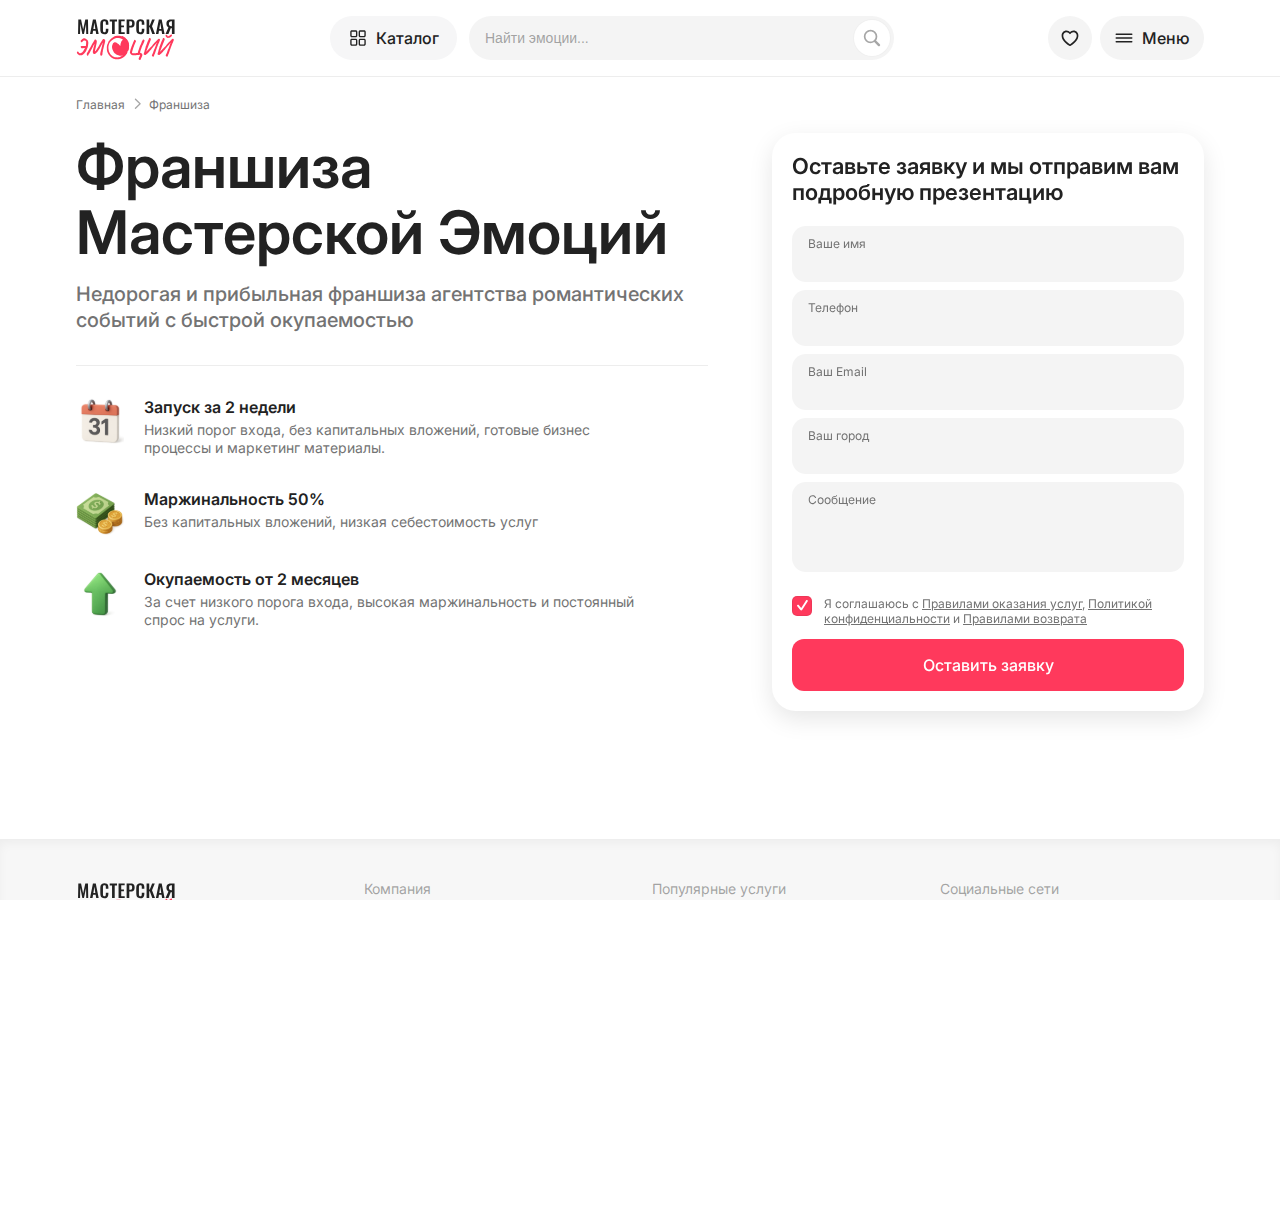
<file: franchise.html>
<!doctype html>
<html lang="ru">
<head>
  <meta charset="utf-8" />
  <meta name="viewport" content="width=device-width,initial-scale=1" />
  <meta name="format-detection" content="telephone=no">
  <title>Мастерская эмоций — Главная</title>
  <!-- Swiper -->
  <link rel="stylesheet" href="assets/css/swiper-bundle.min.css">
  <!-- Main CSS -->
  <link rel="stylesheet" href="assets/css/main.css">
</head>
<body>
  <div class="page-blur"></div>
  <header class="site-header">
    <div class="container header-inner">
      <div class="header-controls">
        <img class="logo" src="assets/img/Logo.svg" alt="Logo">
        <div class="header-controls-wrap">
          <button id="catalogBtn" 
          class="btn ghost" 
          aria-expanded="false" 
          aria-controls="catalogPanel">
          <span class="icon"></span>
          <p>Каталог</p>
        </button>
        <div class="search-nav search-nav-main" >
          <input type="search" id="searchInput" placeholder="Найти эмоции..." />
          <button class="search-clear" id="clearBtn" aria-label="Очистить">
            <svg xmlns="http://www.w3.org/2000/svg" width="16" height="16" fill="none" viewBox="0 0 16 16">
              <path fill="#6A6A6A" fill-opacity=".6" d="M12.53 11.385a.66.66 0 0 1-.007.92.661.661 0 0 1-.925.005L7.994 8.707 4.391 12.31a.673.673 0 0 1-.926-.005.66.66 0 0 1 0-.92l3.603-3.61-3.603-3.603c-.246-.24-.246-.668 0-.926a.667.667 0 0 1 .926 0L7.994 6.85l3.604-3.604a.661.661 0 0 1 .925.006.654.654 0 0 1 .006.92L8.926 7.775l3.603 3.61Z"/>
            </svg>
          </button>
          <button class="search-box search-finder" id="searchBtn" aria-label="Поиск">
            <svg xmlns="http://www.w3.org/2000/svg" width="20" height="20" fill="none" viewBox="0 0 20 20">
              <path fill="#6A6A6A" fill-opacity=".6" d="M1.807 8.496A6.763 6.763 0 0 1 8.564 1.74a6.763 6.763 0 0 1 6.757 6.757 6.605 6.605 0 0 1-1.262 3.885l3.793 3.802c.225.232.34.54.34.871 0 .69-.506 1.22-1.211 1.22a1.21 1.21 0 0 1-.88-.348l-3.818-3.819a6.57 6.57 0 0 1-3.719 1.146 6.763 6.763 0 0 1-6.757-6.757Zm1.727 0c0 2.78 2.25 5.03 5.03 5.03 2.78 0 5.03-2.25 5.03-5.03 0-2.78-2.25-5.03-5.03-5.03-2.78 0-5.03 2.25-5.03 5.03Z"/>
            </svg>
          </button>
        </div>

        </div>
        <div class="header-controls-wrap-2">
          <a href="#">
            <div class="fav-btn">
              <svg xmlns="http://www.w3.org/2000/svg" width="20" height="20" fill="none" viewBox="0 0 20 20">
                <path fill="#222" d="M1.616 7.666c0-3.046 2.109-5.171 4.823-5.171 1.577 0 2.822.738 3.561 1.826.747-1.096 1.984-1.826 3.561-1.826 2.723 0 4.823 2.125 4.823 5.171 0 3.553-2.972 7.056-7.612 10.044-.25.158-.556.315-.772.315-.208 0-.523-.157-.772-.315-4.64-2.988-7.612-6.491-7.612-10.044Zm1.669 0c0 2.938 3.063 6.184 6.557 8.508.075.05.125.083.158.083s.083-.033.158-.083c3.494-2.324 6.557-5.57 6.557-8.508 0-2.108-1.386-3.528-3.245-3.528-1.494 0-2.308.922-2.864 1.71-.25.324-.39.44-.606.44-.216 0-.374-.108-.606-.44-.523-.797-1.361-1.71-2.864-1.71-1.86 0-3.245 1.42-3.245 3.528Z"/>
              </svg>
            </div>
          </a>
          <button id="menuBtn" class="btn" 
          aria-expanded="false" 
          aria-controls="menuPanel" 
          aria-haspopup="true" 
          aria-label="Открыть меню">
            <span class="icon"></span>
            <p>Меню</p>
        </button>
        </div>
        <!-- Menu panel -->
        <div id="menuPanel" class="panel menu-panel" hidden aria-hidden="true" role="menu" aria-label="Меню сайта">
          <div class="container">
            <ul class="menu-list" role="list">
              <li role="none"><a role="menuitem" href="#"><img src="assets/img/menu-icon-1.svg" alt="menu-icon">Контакты</a></li>
              <li role="none"><a role="menuitem" href="#"><img src="assets/img/menu-icon-2.svg" alt="menu-icon">Отзывы</a></li>
              <li role="none"><a role="menuitem" href="#"><img src="assets/img/menu-icon-3.svg" alt="menu-icon">Блог</a></li>
              <li role="none"><a role="menuitem" href="#"><img src="assets/img/menu-icon-4.svg" alt="menu-icon">Сертификат</a></li>
              <li role="none"><a role="menuitem" href="#"><img src="assets/img/menu-icon-5.svg" alt="menu-icon">Франшиза</a></li>
            </ul>
          </div>
        </div>

      </div>
    </div>
  </header>

  <div class="search-nav search-nav-panel" >
    <input type="search" id="searchInputPanel" placeholder="Найти эмоции..." />
    <button class="search-clear" id="clearBtn" aria-label="Очистить">
      <svg xmlns="http://www.w3.org/2000/svg" width="16" height="16" fill="none" viewBox="0 0 16 16">
        <path fill="#6A6A6A" fill-opacity=".6" d="M12.53 11.385a.66.66 0 0 1-.007.92.661.661 0 0 1-.925.005L7.994 8.707 4.391 12.31a.673.673 0 0 1-.926-.005.66.66 0 0 1 0-.92l3.603-3.61-3.603-3.603c-.246-.24-.246-.668 0-.926a.667.667 0 0 1 .926 0L7.994 6.85l3.604-3.604a.661.661 0 0 1 .925.006.654.654 0 0 1 .006.92L8.926 7.775l3.603 3.61Z"/>
      </svg>
    </button>
    <button class="search-box" id="searchBtn" aria-label="Поиск">
      <svg xmlns="http://www.w3.org/2000/svg" width="20" height="20" fill="none" viewBox="0 0 20 20">
        <path fill="#6A6A6A" fill-opacity=".6" d="M1.807 8.496A6.763 6.763 0 0 1 8.564 1.74a6.763 6.763 0 0 1 6.757 6.757 6.605 6.605 0 0 1-1.262 3.885l3.793 3.802c.225.232.34.54.34.871 0 .69-.506 1.22-1.211 1.22a1.21 1.21 0 0 1-.88-.348l-3.818-3.819a6.57 6.57 0 0 1-3.719 1.146 6.763 6.763 0 0 1-6.757-6.757Zm1.727 0c0 2.78 2.25 5.03 5.03 5.03 2.78 0 5.03-2.25 5.03-5.03 0-2.78-2.25-5.03-5.03-5.03-2.78 0-5.03 2.25-5.03 5.03Z"/>
      </svg>
    </button>
  </div>

  <!-- Catalog panel -->
  <div id="catalogPanel" class="panel catalog-panel" aria-hidden="true" role="region" aria-label="Каталог">
    <div class="container">
      <div class="catalog-grid">
        <a class="cat-item" href="#">
          <img src="assets/img/cat-1.svg" alt="">
          Предложение руки и сердца
        </a>
        <a class="cat-item" href="#"><img src="assets/img/cat-1.svg" alt="">
          Романтические свидания
        </a>
        <a class="cat-item" href="#"><img src="assets/img/cat-2.svg" alt="">
          Организация свадьбы
        </a>
        <a class="cat-item" href="#"><img src="assets/img/cat-2.svg" alt="">
          Выписка из роддома
        </a>
        <a class="cat-item" href="#"><img src="assets/img/cat-1.svg" alt="">
          Мальчишник
        </a>
        <a class="cat-item" href="#"><img src="assets/img/cat-1.svg" alt="">
          Девичник
        </a>
        <a class="cat-item" href="#"><img src="assets/img/cat-2.svg" alt="">
          Фотосессия
        </a>
        <a class="cat-item" href="#"><img src="assets/img/cat-1.svg" alt="">
          Гендерные праздники
        </a>
        <a class="cat-item" href="#"><img src="assets/img/cat-1.svg" alt="">
          Флешмоб
        </a>
        <a class="cat-item" href="#"><img src="assets/img/cat-1.svg" alt="">
          Выписка из роддома
        </a>
        <a class="cat-item" href="#"><img src="assets/img/cat-1.svg" alt="">
          Мальчишник
        </a>
        <a class="cat-item" href="#"><img src="assets/img/cat-1.svg" alt="">
          Девичник
        </a>
      </div>
    </div>
  </div>

  <main>
    <!-- Breadcrumbs -->
    <nav class="page-breadcrumbs container" aria-label="Хлебные крошки">
      <ol class="breadcrumbs-list" itemscope itemtype="https://schema.org/BreadcrumbList">

        <li class="breadcrumbs-item" itemprop="itemListElement" itemscope itemtype="https://schema.org/ListItem">
          <a href="index.html" itemprop="item">
            <span itemprop="name">Главная</span>
          </a>
          <meta itemprop="position" content="1" />
        </li>

        <li class="breadcrumbs-separator" aria-hidden="true">
          <svg xmlns="http://www.w3.org/2000/svg" width="16" height="16" fill="none" viewBox="0 0 16 16">
            <path fill="#6A6A6A" fill-opacity=".6" d="M11.75 7.77c0 .199-.07.369-.229.521l-4.57 4.47a.645.645 0 0 1-.474.194.674.674 0 0 1-.686-.68c0-.187.082-.357.205-.486l4.125-4.02L5.996 3.75a.707.707 0 0 1-.205-.492c0-.381.305-.674.686-.674.187 0 .345.064.474.193l4.57 4.471a.712.712 0 0 1 .229.522Z"/>
          </svg>
        </li>

        <li class="breadcrumbs-item current" itemprop="itemListElement" itemscope itemtype="https://schema.org/ListItem">
          <span itemprop="name">Франшиза</span>
          <meta itemprop="position" content="2" />
        </li>

      </ol>
    </nav>

    <!--Contact page content-->
    <section class="cx-cont-page container">
        <div class="cx-cont-grid" style="min-height: 55vh;">
            <!-- ЛЕВАЯ КОЛОНКА -->
            <div class="cx-left">

                <h1 class="cx-title franch-title">Франшиза <br> Мастерской Эмоций</h1>
                <p class="cx-desc franch-desc">
                   Недорогая и прибыльная франшиза агентства романтических событий с быстрой окупаемостью
                </p>

                <div class="franchise-list">
                    <div class="franchise-item">
                        <img src="assets/img/franchise-1.svg" alt="" class="franchise-icon">
                        <div class="franchise-content">
                            <h3 class="franchise-title">Запуск за 2 недели</h3>
                            <p class="franchise-text">Низкий порог входа, без капитальных вложений, готовые бизнес процессы и маркетинг материалы.</p>
                        </div>
                    </div>

                    <div class="franchise-item">
                        <img src="assets/img/franchise2.svg" alt="" class="franchise-icon">
                        <div class="franchise-content">
                            <h3 class="franchise-title">Маржинальность 50%</h3>
                            <p class="franchise-text">Без капитальных вложений, низкая себестоимость услуг</p>
                        </div>
                    </div>

                    <div class="franchise-item">
                        <img src="assets/img/franchise3.svg" alt="" class="franchise-icon">
                        <div class="franchise-content">
                            <h3 class="franchise-title">Окупаемость от 2 месяцев</h3>
                            <p class="franchise-text">За счет низкого порога входа, высокая маржинальность и постоянный спрос на услуги.</p>
                        </div>
                    </div>
                </div>


                <div class="cx-right-form-wrapper cx-right-form-wrapper-inner fr-right-form-in">
                    <div class="cx-form-title">Обратная связь</div>
                    <p class="cx-form-sub">Отправьте нам ваше сообщение и мы свяжемся с вами</p>
                    <form class="service-page-modal-form">
                        <div class="service-page-modal-form-input">
                            <span>Ваше имя</span>
                            <input type="text">
                        </div>
                        <div class="service-page-modal-form-input">
                            <span>Телефон</span>
                            <input type="tel">
                        </div>
                        <div class="service-page-modal-form-input">
                            <span>Ваш Email</span>
                            <input type="email">
                        </div>
                        <div class="service-page-modal-form-input">
                            <span>Ваш город</span>
                            <input type="text">
                        </div>
                        <div class="service-page-modal-form-textarea">
                            <span>Сообщение</span>
                            <textarea name="message" id="service-page-modal-form-textarea"></textarea>
                        </div>
                        <div class="service-page-modal-form-policy-wrapper">
                            <label class="custom-checkbox">
                            <input type="checkbox" checked>
                            <span class="custom-checkbox__box">
                                <svg xmlns="http://www.w3.org/2000/svg" width="11" height="11" fill="none" viewBox="0 0 11 11">
                                <path fill="#fff" d="M4.219 10.43c-.375 0-.657-.135-.908-.434L.287 6.334C.077 6.094 0 5.877 0 5.631c0-.55.41-.955.979-.955.328 0 .562.117.779.375l2.431 3.017L8.982.51c.235-.37.475-.51.862-.51.562 0 .972.398.972.95 0 .204-.064.421-.216.655l-5.461 8.35c-.211.322-.522.475-.92.475Z"/>
                                </svg>
                            </span>
                            </label>
                            <div class="service-page-modal-form-policy-text">
                            Я соглашаюсь с <a href="#">Правилами оказания услуг</a>, <a href="#">Политикой конфиденциальности</a> и <a href="#">Правилами возврата</a>
                            </div>
                        </div>
                        <div class="service-page-right-box__button">
                            Отправить
                            <img src="assets/img/arrow-right-btn-right-box.svg" alt="arrow">
                        </div>
                    </form>
                </div>

            </div>

            <!-- ПРАВАЯ КОЛОНКА -->
            <div class="cx-right">
                <div class="cx-right-form-wrapper">
                    <div class="cx-form-title franchise-form-title">Оставьте заявку и мы отправим вам подробную презентацию</div>
                    <form class="service-page-modal-form">
                        <div class="service-page-modal-form-input">
                            <span>Ваше имя</span>
                            <input type="text">
                        </div>
                        <div class="service-page-modal-form-input">
                            <span>Телефон</span>
                            <input type="tel">
                        </div>
                        <div class="service-page-modal-form-input">
                            <span>Ваш Email</span>
                            <input type="email">
                        </div>
                        <div class="service-page-modal-form-input">
                            <span>Ваш город</span>
                            <input type="text">
                        </div>
                        <div class="service-page-modal-form-textarea">
                            <span>Сообщение</span>
                            <textarea name="message" id="service-page-modal-form-textarea"></textarea>
                        </div>
                        <div class="service-page-modal-form-policy-wrapper">
                            <label class="custom-checkbox">
                            <input type="checkbox" checked>
                            <span class="custom-checkbox__box">
                                <svg xmlns="http://www.w3.org/2000/svg" width="11" height="11" fill="none" viewBox="0 0 11 11">
                                <path fill="#fff" d="M4.219 10.43c-.375 0-.657-.135-.908-.434L.287 6.334C.077 6.094 0 5.877 0 5.631c0-.55.41-.955.979-.955.328 0 .562.117.779.375l2.431 3.017L8.982.51c.235-.37.475-.51.862-.51.562 0 .972.398.972.95 0 .204-.064.421-.216.655l-5.461 8.35c-.211.322-.522.475-.92.475Z"/>
                                </svg>
                            </span>
                            </label>
                            <div class="service-page-modal-form-policy-text">
                            Я соглашаюсь с <a href="#">Правилами оказания услуг</a>, <a href="#">Политикой конфиденциальности</a> и <a href="#">Правилами возврата</a>
                            </div>
                        </div>
                        <div class="service-page-right-box__button">
                            Оставить заявку
                        </div>
                    </form>
                </div>
            </div>

        </div>
    </section>

    

    
  </main>

  <footer class="site-footer">
    <div class="container footer-inner">
      <div class="footer-cols">
        <div class="footer-col footer__logo">
          <img src="assets/img/Logo.svg" class="logo" alt="Logo">
        </div>
        <div class="footer-col footer__company">
          <p class="footer-col-title">Компания</p>
          <ul>
            <li><a href="#">Контакты</a></li>
            <li><a href="#">Отзывы</a></li>
            <li><a href="#">Блог</a></li>
            <li><a href="#">Cертификат</a></li>
            <li><a href="#">Франшиза</a></li>
          </ul>
        </div>
        <div class="footer-col footer__services">
          <p class="footer-col-title">Популярные услуги</p>
          <ul>
            <li><a href="#">Свидание в Москва-сити</a></li>
            <li><a href="#">Свидание в Останкино</a></li>
            <li><a href="#">Предложение руки и сердца</a></li>
            <li><a href="#">Флешмоб</a></li>
            <li><a href="#">Девичник</a></li>
            <li><a href="#">Мальчишник</a></li>
            <li><a href="#">Выписка с роддома</a></li>
          </ul>
        </div>
        <div class="footer-col footer__social">
          <p class="footer-col-title">Социальные сети</p>
          <ul>
            <li><a href="#"><img src="assets/img/vk.svg" alt="vk">Вконтакте</a></li>
            <li><a href="#"><img src="assets/img/tg.svg" alt="tg">Telegram</a></li>
            <li><a href="#"><img src="assets/img/youtube.svg" alt="youtube">Youtube</a></li>
            <li><a href="#"><img src="assets/img/ig.svg" alt="ig">Insta</a></li>
            <li><a href="#"><img src="assets/img/max.svg" alt="max">Max</a></li>
          </ul>
        </div>
      </div>
      <div class="footer-copy">
        <div class="footer-copy-text">
          <p>
            © 2025 Мастерская Эмоций <br>
            ОГРН: 321774600652941 <br>
            ИНН: 213001929258
          </p>
        </div>
        <div class="footer-copy-links">
          <a href="#">Авторские права</a>
          <a href="#">Политика конфиденциальности</a>
          <a href="#">Правила оказания услуг</a>
          <a href="#">Договор оферты</a>
        </div>
      </div>
    </div>
  </footer>


  <!-- Swiper JS -->
  <script src="assets/js/swiper-bundle.min.js"></script>
  <!-- Main JS -->
  <script src="assets/js/main.js"></script>
</body>
</html>
</file>
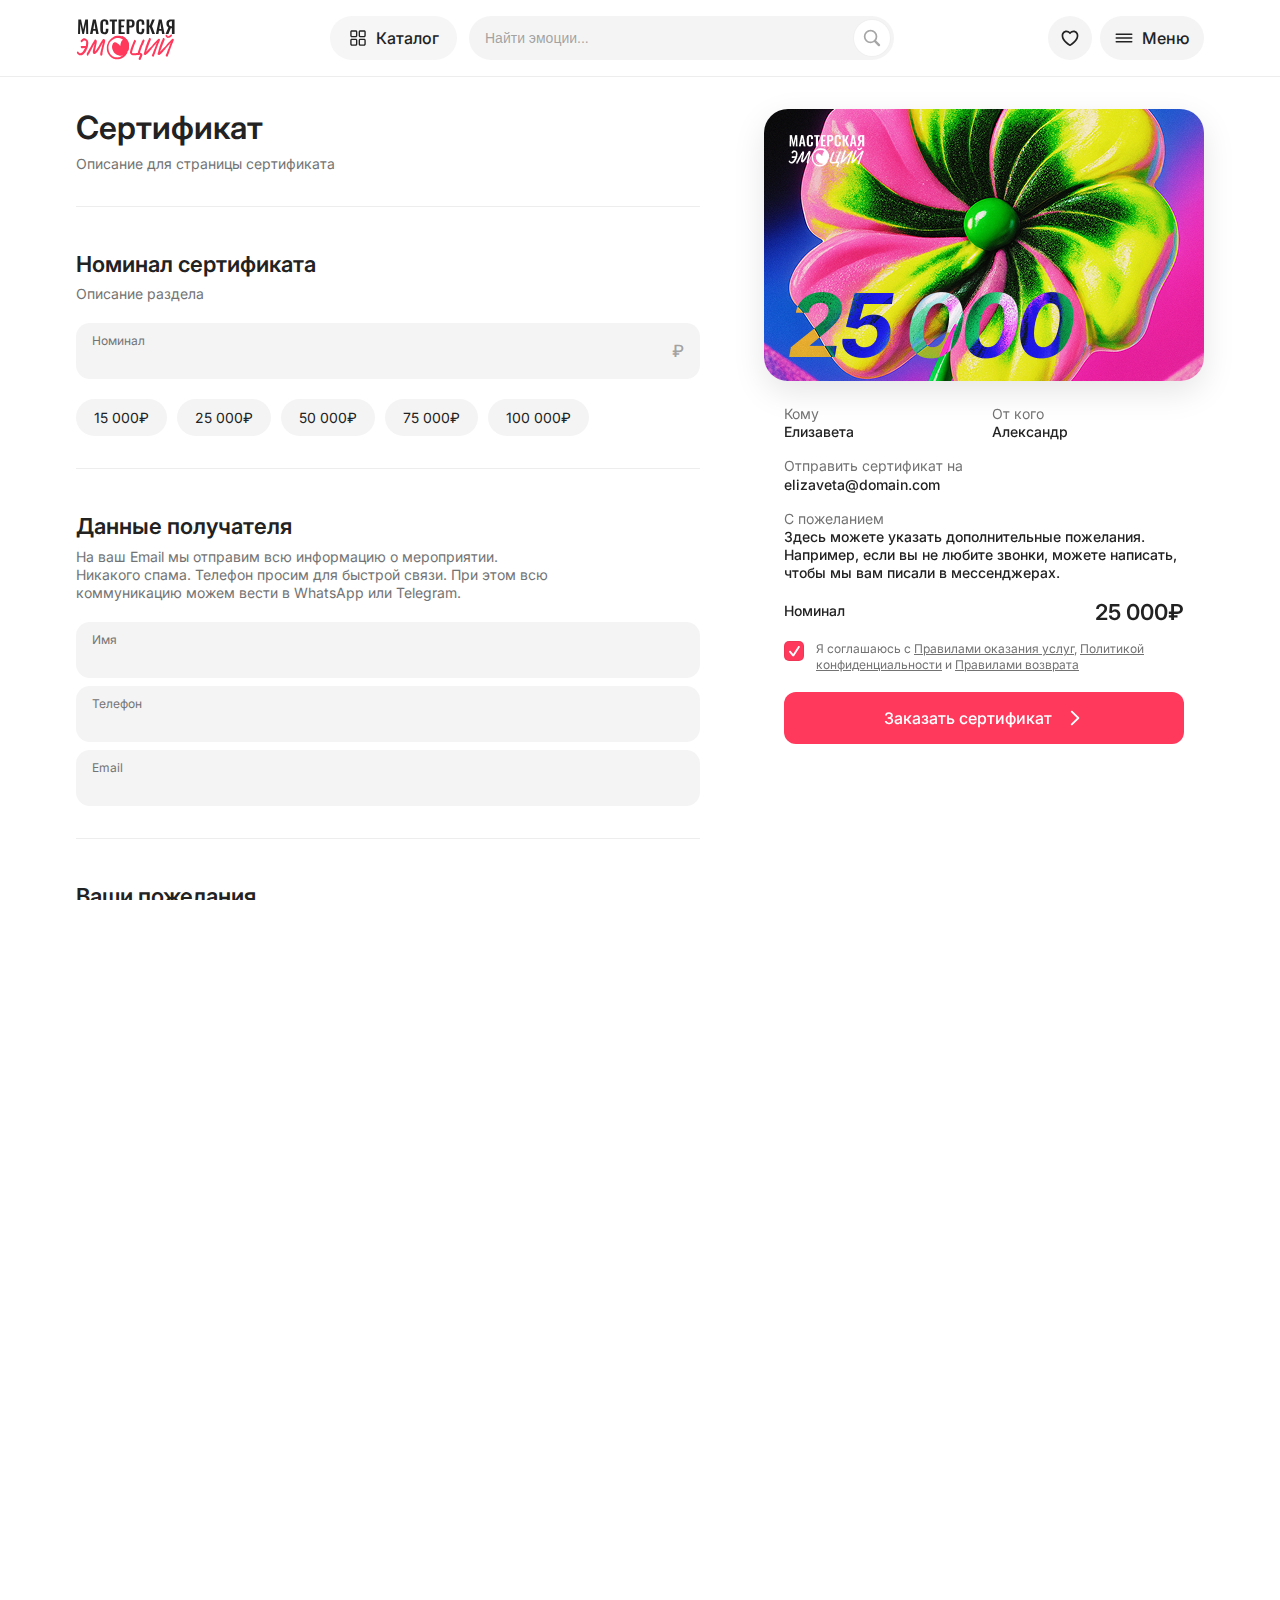
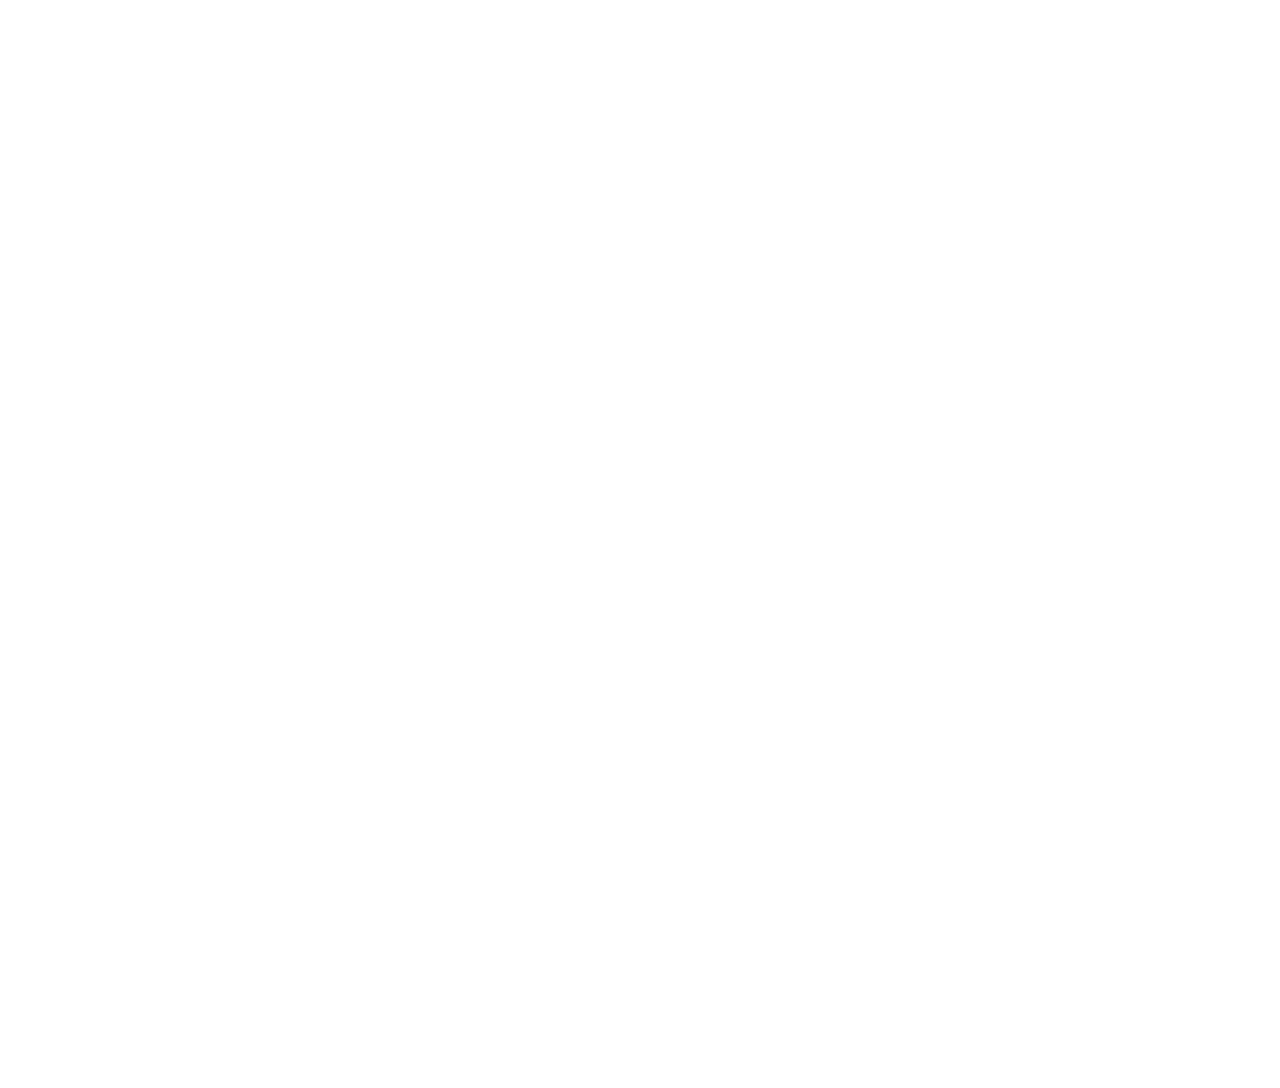
<file: gift-card.html>
<!doctype html>
<html lang="ru">
<head>
  <meta charset="utf-8" />
  <meta name="viewport" content="width=device-width,initial-scale=1" />
  <meta name="format-detection" content="telephone=no">
  <title>Мастерская эмоций — Главная</title>
  <!-- Swiper -->
  <link rel="stylesheet" href="assets/css/swiper-bundle.min.css">
  <!-- Main CSS -->
  <link rel="stylesheet" href="assets/css/main.css">
</head>
<body>
  <div class="page-blur"></div>
  <header class="site-header">
    <div class="container header-inner">
      <div class="header-controls">
        <img class="logo" src="assets/img/Logo.svg" alt="Logo">
        <div class="header-controls-wrap">
          <button id="catalogBtn" 
          class="btn ghost" 
          aria-expanded="false" 
          aria-controls="catalogPanel">
          <span class="icon"></span>
          <p>Каталог</p>
        </button>
        <div class="search-nav search-nav-main" >
          <input type="search" id="searchInput" placeholder="Найти эмоции..." />
          <button class="search-clear" id="clearBtn" aria-label="Очистить">
            <svg xmlns="http://www.w3.org/2000/svg" width="16" height="16" fill="none" viewBox="0 0 16 16">
              <path fill="#6A6A6A" fill-opacity=".6" d="M12.53 11.385a.66.66 0 0 1-.007.92.661.661 0 0 1-.925.005L7.994 8.707 4.391 12.31a.673.673 0 0 1-.926-.005.66.66 0 0 1 0-.92l3.603-3.61-3.603-3.603c-.246-.24-.246-.668 0-.926a.667.667 0 0 1 .926 0L7.994 6.85l3.604-3.604a.661.661 0 0 1 .925.006.654.654 0 0 1 .006.92L8.926 7.775l3.603 3.61Z"/>
            </svg>
          </button>
          <button class="search-box search-finder" id="searchBtn" aria-label="Поиск">
            <svg xmlns="http://www.w3.org/2000/svg" width="20" height="20" fill="none" viewBox="0 0 20 20">
              <path fill="#6A6A6A" fill-opacity=".6" d="M1.807 8.496A6.763 6.763 0 0 1 8.564 1.74a6.763 6.763 0 0 1 6.757 6.757 6.605 6.605 0 0 1-1.262 3.885l3.793 3.802c.225.232.34.54.34.871 0 .69-.506 1.22-1.211 1.22a1.21 1.21 0 0 1-.88-.348l-3.818-3.819a6.57 6.57 0 0 1-3.719 1.146 6.763 6.763 0 0 1-6.757-6.757Zm1.727 0c0 2.78 2.25 5.03 5.03 5.03 2.78 0 5.03-2.25 5.03-5.03 0-2.78-2.25-5.03-5.03-5.03-2.78 0-5.03 2.25-5.03 5.03Z"/>
            </svg>
          </button>
        </div>

        </div>
        <div class="header-controls-wrap-2">
          <a href="#">
            <div class="fav-btn">
              <svg xmlns="http://www.w3.org/2000/svg" width="20" height="20" fill="none" viewBox="0 0 20 20">
                <path fill="#222" d="M1.616 7.666c0-3.046 2.109-5.171 4.823-5.171 1.577 0 2.822.738 3.561 1.826.747-1.096 1.984-1.826 3.561-1.826 2.723 0 4.823 2.125 4.823 5.171 0 3.553-2.972 7.056-7.612 10.044-.25.158-.556.315-.772.315-.208 0-.523-.157-.772-.315-4.64-2.988-7.612-6.491-7.612-10.044Zm1.669 0c0 2.938 3.063 6.184 6.557 8.508.075.05.125.083.158.083s.083-.033.158-.083c3.494-2.324 6.557-5.57 6.557-8.508 0-2.108-1.386-3.528-3.245-3.528-1.494 0-2.308.922-2.864 1.71-.25.324-.39.44-.606.44-.216 0-.374-.108-.606-.44-.523-.797-1.361-1.71-2.864-1.71-1.86 0-3.245 1.42-3.245 3.528Z"/>
              </svg>
            </div>
          </a>
          <button id="menuBtn" class="btn" 
          aria-expanded="false" 
          aria-controls="menuPanel" 
          aria-haspopup="true" 
          aria-label="Открыть меню">
            <span class="icon"></span>
            <p>Меню</p>
        </button>
        </div>
        <!-- Menu panel -->
        <div id="menuPanel" class="panel menu-panel" hidden aria-hidden="true" role="menu" aria-label="Меню сайта">
          <div class="container">
            <ul class="menu-list" role="list">
              <li role="none"><a role="menuitem" href="#"><img src="assets/img/menu-icon-1.svg" alt="menu-icon">Контакты</a></li>
              <li role="none"><a role="menuitem" href="#"><img src="assets/img/menu-icon-2.svg" alt="menu-icon">Отзывы</a></li>
              <li role="none"><a role="menuitem" href="#"><img src="assets/img/menu-icon-3.svg" alt="menu-icon">Блог</a></li>
              <li role="none"><a role="menuitem" href="#"><img src="assets/img/menu-icon-4.svg" alt="menu-icon">Сертификат</a></li>
              <li role="none"><a role="menuitem" href="#"><img src="assets/img/menu-icon-5.svg" alt="menu-icon">Франшиза</a></li>
            </ul>
          </div>
        </div>

      </div>
    </div>
  </header>

  <div class="search-nav search-nav-panel" >
    <input type="search" id="searchInputPanel" placeholder="Найти эмоции..." />
    <button class="search-clear" id="clearBtn" aria-label="Очистить">
      <svg xmlns="http://www.w3.org/2000/svg" width="16" height="16" fill="none" viewBox="0 0 16 16">
        <path fill="#6A6A6A" fill-opacity=".6" d="M12.53 11.385a.66.66 0 0 1-.007.92.661.661 0 0 1-.925.005L7.994 8.707 4.391 12.31a.673.673 0 0 1-.926-.005.66.66 0 0 1 0-.92l3.603-3.61-3.603-3.603c-.246-.24-.246-.668 0-.926a.667.667 0 0 1 .926 0L7.994 6.85l3.604-3.604a.661.661 0 0 1 .925.006.654.654 0 0 1 .006.92L8.926 7.775l3.603 3.61Z"/>
      </svg>
    </button>
    <button class="search-box" id="searchBtn" aria-label="Поиск">
      <svg xmlns="http://www.w3.org/2000/svg" width="20" height="20" fill="none" viewBox="0 0 20 20">
        <path fill="#6A6A6A" fill-opacity=".6" d="M1.807 8.496A6.763 6.763 0 0 1 8.564 1.74a6.763 6.763 0 0 1 6.757 6.757 6.605 6.605 0 0 1-1.262 3.885l3.793 3.802c.225.232.34.54.34.871 0 .69-.506 1.22-1.211 1.22a1.21 1.21 0 0 1-.88-.348l-3.818-3.819a6.57 6.57 0 0 1-3.719 1.146 6.763 6.763 0 0 1-6.757-6.757Zm1.727 0c0 2.78 2.25 5.03 5.03 5.03 2.78 0 5.03-2.25 5.03-5.03 0-2.78-2.25-5.03-5.03-5.03-2.78 0-5.03 2.25-5.03 5.03Z"/>
      </svg>
    </button>
  </div>

  <!-- Catalog panel -->
  <div id="catalogPanel" class="panel catalog-panel" aria-hidden="true" role="region" aria-label="Каталог">
    <div class="container">
      <div class="catalog-grid">
        <a class="cat-item" href="#">
          <img src="assets/img/cat-1.svg" alt="">
          Предложение руки и сердца
        </a>
        <a class="cat-item" href="#"><img src="assets/img/cat-1.svg" alt="">
          Романтические свидания
        </a>
        <a class="cat-item" href="#"><img src="assets/img/cat-2.svg" alt="">
          Организация свадьбы
        </a>
        <a class="cat-item" href="#"><img src="assets/img/cat-2.svg" alt="">
          Выписка из роддома
        </a>
        <a class="cat-item" href="#"><img src="assets/img/cat-1.svg" alt="">
          Мальчишник
        </a>
        <a class="cat-item" href="#"><img src="assets/img/cat-1.svg" alt="">
          Девичник
        </a>
        <a class="cat-item" href="#"><img src="assets/img/cat-2.svg" alt="">
          Фотосессия
        </a>
        <a class="cat-item" href="#"><img src="assets/img/cat-1.svg" alt="">
          Гендерные праздники
        </a>
        <a class="cat-item" href="#"><img src="assets/img/cat-1.svg" alt="">
          Флешмоб
        </a>
        <a class="cat-item" href="#"><img src="assets/img/cat-1.svg" alt="">
          Выписка из роддома
        </a>
        <a class="cat-item" href="#"><img src="assets/img/cat-1.svg" alt="">
          Мальчишник
        </a>
        <a class="cat-item" href="#"><img src="assets/img/cat-1.svg" alt="">
          Девичник
        </a>
      </div>
    </div>
  </div>

  <main>

    <!-- Modals -->
    <!-- Modal page blur -->
    <div class="modal-page-blur"></div>
    <!-- Share modal -->
    <div class="service-page-modal service-page-modal-share">
      <div class="service-page-modal-container">
        <div class="service-page-modal-close-wrap">
          <div class="service-page-modal-close">
            <img src="assets/img/service-page-right-content-closer.svg" alt="close">
          </div>
        </div>
        
        <div class="service-page-modal-title">Поделиться</div>
        <div class="included-item service-page-modal-share-inc">
          <img src="assets/img/card-1.jpg" alt="incl" class="included-item__img" />
          <div>
            <h4 class="included-item__title">Романтическое свидание на крыше в центре Москвы</h4>
            <p class="included-item__desc">Положите целый город к ногам своей второй половинки</p>
          </div>
        </div>
        <div class="service-page-share-modal-btns-list">
          <button class="service-page-share-modal-btn">
            <img src="assets/img/service-mod-copy.svg" alt="share-mod-icon">
            <span>Скопировать ссылку</span>
          </button>
          <button class="service-page-share-modal-btn">
            <img src="assets/img/modal-mail.svg" alt="share-mod-icon">
            <span>Отправить на Email</span>
          </button>
          <button class="service-page-share-modal-btn">
            <img src="assets/img/vk.svg" alt="share-mod-icon">
            <span>Вконтакте</span>
          </button>
          <button class="service-page-share-modal-btn">
            <img src="assets/img/tg.svg" alt="share-mod-icon">
            <span>Telegram</span>
          </button>
          <button class="service-page-share-modal-btn">
            <img src="assets/img/whatsapp.svg" alt="share-mod-icon">
            <span>WhatsApp</span>
          </button>
          <button class="service-page-share-modal-btn">
            <img src="assets/img/max.svg" alt="share-mod-icon">
            <span>MAX</span>
          </button>
        </div>
      </div>
    </div>
    <!-- Tip modal -->
    <div class="service-page-modal service-page-modal-tip">
      <div class="service-page-modal-container">
        <div class="service-page-modal-close">
          <img src="assets/img/service-page-right-content-closer.svg" alt="close">
        </div>
        <div class="service-page-modal-title">Намекнуть любимому</div>
        <div class="service-page-modal-desc">
          Отправим информацию об этой услуге на указанный контакт. И добавим скидку на бронирование.
        </div>
        <div class="included-item service-page-modal-share-inc">
          <img src="assets/img/card-1.jpg" alt="incl" class="included-item__img" />
          <div>
            <h4 class="included-item__title">Романтическое свидание на крыше в центре Москвы</h4>
            <p class="included-item__desc">Положите целый город к ногам своей второй половинки</p>
          </div>
        </div>
        <div class="service-page-modal-form-desc">
          Укажите контактные данные кому нужно отправить намёк на эту услугу
        </div>
        <form class="service-page-modal-form">
          <div class="service-page-modal-form-input">
            <span>Имя</span>
            <input type="text">
          </div>
          <div class="service-page-modal-form-input">
            <span>Телефон</span>
            <input type="tel">
          </div>
          <div class="service-page-modal-form-input">
            <span>Email</span>
            <input type="email">
          </div>
          <div class="service-page-modal-form-textarea">
            <span>Сообщение</span>
            <textarea name="message" id="service-page-modal-form-textarea"></textarea>
          </div>
          <div class="service-page-modal-form-policy-wrapper">
            <label class="custom-checkbox">
              <input type="checkbox" checked>
              <span class="custom-checkbox__box">
                <svg xmlns="http://www.w3.org/2000/svg" width="11" height="11" fill="none" viewBox="0 0 11 11">
                  <path fill="#fff" d="M4.219 10.43c-.375 0-.657-.135-.908-.434L.287 6.334C.077 6.094 0 5.877 0 5.631c0-.55.41-.955.979-.955.328 0 .562.117.779.375l2.431 3.017L8.982.51c.235-.37.475-.51.862-.51.562 0 .972.398.972.95 0 .204-.064.421-.216.655l-5.461 8.35c-.211.322-.522.475-.92.475Z"/>
                </svg>
              </span>
            </label>
            <div class="service-page-modal-form-policy-text">
              Я соглашаюсь с <a href="#">Правилами оказания услуг</a>, <a href="#">Политикой конфиденциальности</a> и <a href="#">Правилами возврата</a>
            </div>
          </div>
          <div class="service-page-right-box__button">
            Отправить
            <img src="assets/img/arrow-right-btn-right-box.svg" alt="arrow">
          </div>
        </form>
      </div>
    </div>
    <!-- Swx-add modal -->
    <div class="service-page-modal service-page-modal-swxadd">
      <div class="service-page-modal-big-image-wrapper"
      style="background: url(assets/img/roses.jpg);">
        <div class="service-page-modal-close">
          <img src="assets/img/service-page-right-content-closer.svg" alt="close">
        </div>
      </div>
      <div class="service-page-modal-inner-container">
        <div class="service-page-modal-title">Букет красных роз</div>   
        <div class="service-page-modal-desc">
          Уникальную атмосферу, наполнив ваше мероприятие изысканными мелодиями и добавив нотку романтики.
        </div>  
        <div class="service-page-modal-swxadd-group">
            <p>Количество</p>
            <div class="service-page-modal-swxadd-buttons" id="qty">
                <div class="service-page-modal-swxadd-btn active" data-price="26900" data-value="29">29 шт</div>
                <div class="service-page-modal-swxadd-btn" data-price="34900" data-value="51">51 шт</div>
                <div class="service-page-modal-swxadd-btn" data-price="49900" data-value="101">101 шт</div>
            </div>
        </div>

        <div class="service-page-modal-swxadd-group">
            <p>Размер</p>
            <div class="service-page-modal-swxadd-buttons" id="size">
                <div class="service-page-modal-swxadd-btn active" data-extra="0" data-value="50">50 см</div>
                <div class="service-page-modal-swxadd-btn" data-extra="10000" data-value="70">70 см</div>
            </div>
        </div>
      </div>
      <div class="service-page-modal-swxadd-price-btn-wrapper">
        <button class="service-page-modal-swxadd-price-btn" id="finalPriceBtn">
          <svg xmlns="http://www.w3.org/2000/svg" width="32" height="32" fill="none" viewBox="0 0 32 32">
            <path fill="#fff" d="M16 30.252c-7.793 0-14.123-6.33-14.123-14.123C1.877 8.336 8.207 2.006 16 2.006c7.793 0 14.123 6.33 14.123 14.123 0 7.793-6.33 14.123-14.123 14.123Zm-.014-7.56c.793 0 1.354-.561 1.354-1.34v-3.897h3.896c.78 0 1.34-.547 1.34-1.326 0-.793-.56-1.354-1.34-1.354H17.34v-3.882c0-.793-.56-1.354-1.354-1.354-.779 0-1.326.56-1.326 1.354v3.882h-3.883c-.793 0-1.353.56-1.353 1.354 0 .78.574 1.326 1.353 1.326h3.883v3.897c0 .765.547 1.34 1.326 1.34Z"/>
          </svg>
          <span id="finalPrice">26 900 ₽</span>
        </button>
      </div>
    </div>
    <!-- Swx modal -->
    <div class="service-page-modal service-page-modal-swx">
      <div class="service-page-modal-swx-nav">
        <div class="service-page-modal-swx-nav-left">
          <div class="service-page-modal-swx-nav-btn">
            <img src="assets/img/chevron-left.svg" alt="left">
          </div>
        </div>
        <div class="service-page-modal-swx-nav-right">
          <div class="service-page-modal-swx-nav-btn">
            <img src="assets/img/chevron-right.svg" alt="right">
          </div>

        </div>
      </div>
      <div class="service-page-modal-big-image-wrapper swx-inc-modal-img">
        <div class="service-page-modal-close">
          <img src="assets/img/service-page-right-content-closer.svg" alt="close">
        </div>
      </div>
      <div class="service-page-modal-inner-container service-page-modal-content">
        <div class="service-page-modal-swx-title">Сферический панорамный домик</div>   
        <div class="service-page-modal-swx-desc">
          В нашем помещении вы сможете наслаждаться комфортом в любое время года. Зимой здесь всегда тепло и уютно, благодаря современным системам отопления, которые обеспечивают оптимальную температуру. Летом, в свою очередь, вы будете приятно удивлены прохладой, которую создают мощные кондиционеры. Они эффективно охлаждают воздух, позволяя вам расслабиться и наслаждаться отдыхом даже в самые жаркие дни. Мы позаботились о том, чтобы вы чувствовали себя комфортно и уютно в любое время года.
        </div>  
      </div>
    </div>
    <!-- Inc modal -->
    <div class="service-page-modal service-page-modal-inc">
      <div class="service-page-modal-container">
        <div class="service-page-modal-close-wrap">
          <div class="service-page-modal-close">
            <img src="assets/img/service-page-right-content-closer.svg" alt="close">
          </div>
        </div>
        <div class="service-page-modal-title">Что входит</div>
        <div class="service-page-modal-desc">
          Что входит в стоимость каждого пакета услуги
        </div>
        <div class="service-page-modal-inc-wrapper">
          <div class="included-item">
            <img src="assets/img/int-1.jpg" alt="incl" class="included-item__img" />
            <div>
              <h4 class="included-item__title">Полностью укомплектованная крыша</h4>
              <p class="included-item__desc">Дополнительное описание</p>
            </div>
          </div>
          <div class="included-item">
            <img src="assets/img/int-1.jpg" alt="incl" class="included-item__img" />
            <div>
              <h4 class="included-item__title">Полностью укомплектованная крыша</h4>
              <p class="included-item__desc">Дополнительное описание</p>
            </div>
          </div>
          <div class="included-item">
            <img src="assets/img/int-1.jpg" alt="incl" class="included-item__img" />
            <div>
              <h4 class="included-item__title">Полностью укомплектованная крыша</h4>
              <p class="included-item__desc">Дополнительное описание</p>
            </div>
          </div>
          <div class="included-item">
            <img src="assets/img/int-1.jpg" alt="incl" class="included-item__img" />
            <div>
              <h4 class="included-item__title">Полностью укомплектованная крыша</h4>
              <p class="included-item__desc">Дополнительное описание</p>
            </div>
          </div>
          <div class="included-item">
            <img src="assets/img/int-1.jpg" alt="incl" class="included-item__img" />
            <div>
              <h4 class="included-item__title">Полностью укомплектованная крыша</h4>
              <p class="included-item__desc">Дополнительное описание</p>
            </div>
          </div>
          <div class="included-item">
            <img src="assets/img/int-1.jpg" alt="incl" class="included-item__img" />
            <div>
              <h4 class="included-item__title">Полностью укомплектованная крыша</h4>
              <p class="included-item__desc">Дополнительное описание</p>
            </div>
          </div>
          <div class="included-item">
            <img src="assets/img/int-1.jpg" alt="incl" class="included-item__img" />
            <div>
              <h4 class="included-item__title">Полностью укомплектованная крыша</h4>
              <p class="included-item__desc">Дополнительное описание</p>
            </div>
          </div>
          <div class="included-item">
            <img src="assets/img/int-1.jpg" alt="incl" class="included-item__img" />
            <div>
              <h4 class="included-item__title">Полностью укомплектованная крыша</h4>
              <p class="included-item__desc">Дополнительное описание</p>
            </div>
          </div>
          <div class="included-item">
            <img src="assets/img/int-1.jpg" alt="incl" class="included-item__img" />
            <div>
              <h4 class="included-item__title">Полностью укомплектованная крыша</h4>
              <p class="included-item__desc">Дополнительное описание</p>
            </div>
          </div>
          <div class="included-item">
            <img src="assets/img/int-1.jpg" alt="incl" class="included-item__img" />
            <div>
              <h4 class="included-item__title">Полностью укомплектованная крыша</h4>
              <p class="included-item__desc">Дополнительное описание</p>
            </div>
          </div>
        </div>
      </div>
    </div>
    <!-- Pack modal -->
    <div class="service-page-modal service-page-modal-pack">
      <div class="service-page-modal-pack-changers">
        <div class="service-page-modal-pack-changer active">
          <p>Карлсон</p>
          <span>59 900₽</span>
        </div>
        <div class="service-page-modal-pack-changer">
          <p>Особенный день</p>
          <span>59 900₽</span>
        </div>
        <div class="service-page-modal-pack-changer">
          <p>Идеальное свидание</p>
          <span>59 900₽</span>
        </div>
      </div>
      <div class="service-page-modal-container">
        <div class="service-page-modal-close">
          <img src="assets/img/service-page-right-content-closer.svg" alt="close">
        </div>
        <div class="service-page-modal-pack-screens">
          <div class="service-page-modal-pack-screen active">
            <div class="service-page-modal-pack-image">
              <img src="assets/img/card-4.jpg" alt="card">
            </div>
            <div class="service-page-modal-pack-title">Карлсон</div>
            <div class="service-page-modal-pack-desc">
              В нашем помещении вы сможете наслаждаться комфортом в любое время года. Зимой здесь всегда тепло и уютно, благодаря современным системам отопления, которые обеспечивают оптимальную температуру.
            </div>
            <div class="switch-container">
              <button class="service-page-modal-pack-inner-btn active" data-tab="on">
                Включено
              </button>

              <button class="service-page-modal-pack-inner-btn" data-tab="extra">
                Дополнительно <span class="badge">2</span>
              </button>
            </div>
            <div class="switch-content">
              <div class="service-m-content-block active" id="on">
                <div class="service-m-content-block-items">
                  <div class="included-item">
                    <img src="assets/img/int-1.jpg" alt="incl" class="included-item__img" />
                    <div>
                      <h4 class="included-item__title">Полностью укомплектованная крыша</h4>
                      <p class="included-item__desc">Дополнительное описание</p>
                    </div>
                  </div>
                  <div class="included-item">
                    <img src="assets/img/int-1.jpg" alt="incl" class="included-item__img" />
                    <div>
                      <h4 class="included-item__title">Полностью укомплектованная крыша</h4>
                      <p class="included-item__desc">Дополнительное описание</p>
                    </div>
                  </div>
                  <div class="included-item">
                    <img src="assets/img/int-1.jpg" alt="incl" class="included-item__img" />
                    <div>
                      <h4 class="included-item__title">Полностью укомплектованная крыша</h4>
                      <p class="included-item__desc">Дополнительное описание</p>
                    </div>
                  </div>
                  <div class="included-item">
                    <img src="assets/img/int-1.jpg" alt="incl" class="included-item__img" />
                    <div>
                      <h4 class="included-item__title">Полностью укомплектованная крыша</h4>
                      <p class="included-item__desc">Дополнительное описание</p>
                    </div>
                  </div>
                  <div class="included-item">
                    <img src="assets/img/int-1.jpg" alt="incl" class="included-item__img" />
                    <div>
                      <h4 class="included-item__title">Полностью укомплектованная крыша</h4>
                      <p class="included-item__desc">Дополнительное описание</p>
                    </div>
                  </div>
                </div>
              </div>
              <div class="service-m-content-block" id="extra">
                <div class="service-m-content-block-items">
                  <div class="included-item">
                    <img src="assets/img/int-1.jpg" alt="incl" class="included-item__img" />
                    <div>
                      <h4 class="included-item__title">Полностью укомплектованная крыша</h4>
                      <p class="included-item__desc">Дополнительное описание</p>
                    </div>
                  </div>
                  <div class="included-item">
                    <img src="assets/img/int-1.jpg" alt="incl" class="included-item__img" />
                    <div>
                      <h4 class="included-item__title">Полностью укомплектованная крыша</h4>
                      <p class="included-item__desc">Дополнительное описание</p>
                    </div>
                  </div>
                  <div class="included-item">
                    <img src="assets/img/int-1.jpg" alt="incl" class="included-item__img" />
                    <div>
                      <h4 class="included-item__title">Полностью укомплектованная крыша</h4>
                      <p class="included-item__desc">Дополнительное описание</p>
                    </div>
                  </div>
                  <div class="included-item">
                    <img src="assets/img/int-1.jpg" alt="incl" class="included-item__img" />
                    <div>
                      <h4 class="included-item__title">Полностью укомплектованная крыша</h4>
                      <p class="included-item__desc">Дополнительное описание</p>
                    </div>
                  </div>
                  <div class="included-item">
                    <img src="assets/img/int-1.jpg" alt="incl" class="included-item__img" />
                    <div>
                      <h4 class="included-item__title">Полностью укомплектованная крыша</h4>
                      <p class="included-item__desc">Дополнительное описание</p>
                    </div>
                  </div>
                </div>
              </div>
            </div>
            <div class="service-page-modal-pack-low-bar">
              <div class="service-page-modal-pack-low-bar-prices">
                <div class="swx-price">
                  <span class="swx-current">59 900 ₽</span>
                  <span class="swx-old">71 400 ₽</span>
                  <span class="swx-sale">−11 500 ₽</span>
                </div>
              </div>
              <div class="service-page-modal-pack-low-bar-btn">
                <svg xmlns="http://www.w3.org/2000/svg" width="32" height="32" fill="none" viewBox="0 0 32 32">
                  <path fill="#fff" d="M16 30.252c-7.793 0-14.123-6.33-14.123-14.123C1.877 8.336 8.207 2.006 16 2.006c7.793 0 14.123 6.33 14.123 14.123 0 7.793-6.33 14.123-14.123 14.123Zm-.014-7.56c.793 0 1.354-.561 1.354-1.34v-3.897h3.896c.78 0 1.34-.547 1.34-1.326 0-.793-.56-1.354-1.34-1.354H17.34v-3.882c0-.793-.56-1.354-1.354-1.354-.779 0-1.326.56-1.326 1.354v3.882h-3.883c-.793 0-1.353.56-1.353 1.354 0 .78.574 1.326 1.353 1.326h3.883v3.897c0 .765.547 1.34 1.326 1.34Z"></path>
                </svg>
                <span>Выбрать</span>
              </div>
            </div>
          </div>
          <div class="service-page-modal-pack-screen">
            <div class="service-page-modal-pack-image">
              <img src="assets/img/card-4.jpg" alt="card">
            </div>
            <div class="service-page-modal-pack-title">Особенный день</div>
            <div class="service-page-modal-pack-desc">
              В нашем помещении вы сможете наслаждаться комфортом в любое время года. Зимой здесь всегда тепло и уютно, благодаря современным системам отопления, которые обеспечивают оптимальную температуру.
            </div>
            <div class="switch-container">
              <button class="service-page-modal-pack-inner-btn active" data-tab="tab1">
                Включено
              </button>

              <button class="service-page-modal-pack-inner-btn" data-tab="tab2">
                Дополнительно <span class="badge">2</span>
              </button>
            </div>
            <div class="switch-content">
              <div class="service-m-content-block active" id="tab1">
                <div class="service-m-content-block-items">
                  <div class="included-item">
                    <img src="assets/img/int-1.jpg" alt="incl" class="included-item__img" />
                    <div>
                      <h4 class="included-item__title">Полностью укомплектованная крыша</h4>
                      <p class="included-item__desc">Дополнительное описание</p>
                    </div>
                  </div>
                  <div class="included-item">
                    <img src="assets/img/int-1.jpg" alt="incl" class="included-item__img" />
                    <div>
                      <h4 class="included-item__title">Полностью укомплектованная крыша</h4>
                      <p class="included-item__desc">Дополнительное описание</p>
                    </div>
                  </div>
                  <div class="included-item">
                    <img src="assets/img/int-1.jpg" alt="incl" class="included-item__img" />
                    <div>
                      <h4 class="included-item__title">Полностью укомплектованная крыша</h4>
                      <p class="included-item__desc">Дополнительное описание</p>
                    </div>
                  </div>
                  <div class="included-item">
                    <img src="assets/img/int-1.jpg" alt="incl" class="included-item__img" />
                    <div>
                      <h4 class="included-item__title">Полностью укомплектованная крыша</h4>
                      <p class="included-item__desc">Дополнительное описание</p>
                    </div>
                  </div>
                  <div class="included-item">
                    <img src="assets/img/int-1.jpg" alt="incl" class="included-item__img" />
                    <div>
                      <h4 class="included-item__title">Полностью укомплектованная крыша</h4>
                      <p class="included-item__desc">Дополнительное описание</p>
                    </div>
                  </div>
                </div>
              </div>
              <div class="service-m-content-block" id="tab2">
                <div class="service-m-content-block-items">
                  <div class="included-item">
                    <img src="assets/img/int-1.jpg" alt="incl" class="included-item__img" />
                    <div>
                      <h4 class="included-item__title">Полностью укомплектованная крыша</h4>
                      <p class="included-item__desc">Дополнительное описание</p>
                    </div>
                  </div>
                  <div class="included-item">
                    <img src="assets/img/int-1.jpg" alt="incl" class="included-item__img" />
                    <div>
                      <h4 class="included-item__title">Полностью укомплектованная крыша</h4>
                      <p class="included-item__desc">Дополнительное описание</p>
                    </div>
                  </div>
                  <div class="included-item">
                    <img src="assets/img/int-1.jpg" alt="incl" class="included-item__img" />
                    <div>
                      <h4 class="included-item__title">Полностью укомплектованная крыша</h4>
                      <p class="included-item__desc">Дополнительное описание</p>
                    </div>
                  </div>
                  <div class="included-item">
                    <img src="assets/img/int-1.jpg" alt="incl" class="included-item__img" />
                    <div>
                      <h4 class="included-item__title">Полностью укомплектованная крыша</h4>
                      <p class="included-item__desc">Дополнительное описание</p>
                    </div>
                  </div>
                  <div class="included-item">
                    <img src="assets/img/int-1.jpg" alt="incl" class="included-item__img" />
                    <div>
                      <h4 class="included-item__title">Полностью укомплектованная крыша</h4>
                      <p class="included-item__desc">Дополнительное описание</p>
                    </div>
                  </div>
                </div>
              </div>
            </div>
            <div class="service-page-modal-pack-low-bar">
              <div class="service-page-modal-pack-low-bar-prices">
                <div class="swx-price">
                  <span class="swx-current">65 900 ₽</span>
                  <span class="swx-old">81 400 ₽</span>
                  <span class="swx-sale">−11 500 ₽</span>
                </div>
              </div>
              <div class="service-page-modal-pack-low-bar-btn">
                <svg xmlns="http://www.w3.org/2000/svg" width="32" height="32" fill="none" viewBox="0 0 32 32">
                  <path fill="#fff" d="M16 30.252c-7.793 0-14.123-6.33-14.123-14.123C1.877 8.336 8.207 2.006 16 2.006c7.793 0 14.123 6.33 14.123 14.123 0 7.793-6.33 14.123-14.123 14.123Zm-.014-7.56c.793 0 1.354-.561 1.354-1.34v-3.897h3.896c.78 0 1.34-.547 1.34-1.326 0-.793-.56-1.354-1.34-1.354H17.34v-3.882c0-.793-.56-1.354-1.354-1.354-.779 0-1.326.56-1.326 1.354v3.882h-3.883c-.793 0-1.353.56-1.353 1.354 0 .78.574 1.326 1.353 1.326h3.883v3.897c0 .765.547 1.34 1.326 1.34Z"></path>
                </svg>
                <span>Выбрать</span>
              </div>
            </div>
          </div>
          <div class="service-page-modal-pack-screen">
            <div class="service-page-modal-pack-image">
              <img src="assets/img/card-4.jpg" alt="card">
            </div>
            <div class="service-page-modal-pack-title">Карлсон</div>
            <div class="service-page-modal-pack-desc">
              В нашем помещении вы сможете наслаждаться комфортом в любое время года. Зимой здесь всегда тепло и уютно, благодаря современным системам отопления, которые обеспечивают оптимальную температуру.
            </div>
            <div class="switch-container">
              <button class="service-page-modal-pack-inner-btn active" data-tab="a">
                Включено
              </button>

              <button class="service-page-modal-pack-inner-btn" data-tab="b">
                Дополнительно <span class="badge">2</span>
              </button>
            </div>
            <div class="switch-content">
              <div class="service-m-content-block active" id="a">
                <div class="service-m-content-block-items">
                  <div class="included-item">
                    <img src="assets/img/int-1.jpg" alt="incl" class="included-item__img" />
                    <div>
                      <h4 class="included-item__title">Полностью укомплектованная крыша</h4>
                      <p class="included-item__desc">Дополнительное описание</p>
                    </div>
                  </div>
                  <div class="included-item">
                    <img src="assets/img/int-1.jpg" alt="incl" class="included-item__img" />
                    <div>
                      <h4 class="included-item__title">Полностью укомплектованная крыша</h4>
                      <p class="included-item__desc">Дополнительное описание</p>
                    </div>
                  </div>
                  <div class="included-item">
                    <img src="assets/img/int-1.jpg" alt="incl" class="included-item__img" />
                    <div>
                      <h4 class="included-item__title">Полностью укомплектованная крыша</h4>
                      <p class="included-item__desc">Дополнительное описание</p>
                    </div>
                  </div>
                  <div class="included-item">
                    <img src="assets/img/int-1.jpg" alt="incl" class="included-item__img" />
                    <div>
                      <h4 class="included-item__title">Полностью укомплектованная крыша</h4>
                      <p class="included-item__desc">Дополнительное описание</p>
                    </div>
                  </div>
                  <div class="included-item">
                    <img src="assets/img/int-1.jpg" alt="incl" class="included-item__img" />
                    <div>
                      <h4 class="included-item__title">Полностью укомплектованная крыша</h4>
                      <p class="included-item__desc">Дополнительное описание</p>
                    </div>
                  </div>
                </div>
              </div>
              <div class="service-m-content-block" id="b">
                <div class="service-m-content-block-items">
                  <div class="included-item">
                    <img src="assets/img/int-1.jpg" alt="incl" class="included-item__img" />
                    <div>
                      <h4 class="included-item__title">Полностью укомплектованная крыша</h4>
                      <p class="included-item__desc">Дополнительное описание</p>
                    </div>
                  </div>
                  <div class="included-item">
                    <img src="assets/img/int-1.jpg" alt="incl" class="included-item__img" />
                    <div>
                      <h4 class="included-item__title">Полностью укомплектованная крыша</h4>
                      <p class="included-item__desc">Дополнительное описание</p>
                    </div>
                  </div>
                  <div class="included-item">
                    <img src="assets/img/int-1.jpg" alt="incl" class="included-item__img" />
                    <div>
                      <h4 class="included-item__title">Полностью укомплектованная крыша</h4>
                      <p class="included-item__desc">Дополнительное описание</p>
                    </div>
                  </div>
                  <div class="included-item">
                    <img src="assets/img/int-1.jpg" alt="incl" class="included-item__img" />
                    <div>
                      <h4 class="included-item__title">Полностью укомплектованная крыша</h4>
                      <p class="included-item__desc">Дополнительное описание</p>
                    </div>
                  </div>
                  <div class="included-item">
                    <img src="assets/img/int-1.jpg" alt="incl" class="included-item__img" />
                    <div>
                      <h4 class="included-item__title">Полностью укомплектованная крыша</h4>
                      <p class="included-item__desc">Дополнительное описание</p>
                    </div>
                  </div>
                </div>
              </div>
            </div>
            <div class="service-page-modal-pack-low-bar">
              <div class="service-page-modal-pack-low-bar-prices">
                <div class="swx-price">
                  <span class="swx-current">59 900 ₽</span>
                  <span class="swx-old">71 400 ₽</span>
                  <span class="swx-sale">−11 500 ₽</span>
                </div>
              </div>
              <div class="service-page-modal-pack-low-bar-btn active">
                <svg xmlns="http://www.w3.org/2000/svg" width="32" height="32" fill="none" viewBox="0 0 32 32">
                  <path fill="#fff" d="M16 30.252c-7.793 0-14.123-6.33-14.123-14.123C1.877 8.336 8.207 2.006 16 2.006c7.793 0 14.123 6.33 14.123 14.123 0 7.793-6.33 14.123-14.123 14.123Zm0-2.79c6.275 0 11.348-5.058 11.348-11.333A11.337 11.337 0 0 0 16 4.78 11.337 11.337 0 0 0 4.652 16.13c0 6.275 5.073 11.334 11.348 11.334Zm-1.477-4.839c-.505 0-.902-.205-1.271-.684l-3.227-3.937c-.232-.287-.355-.588-.355-.916a1.2 1.2 0 0 1 1.203-1.217c.397 0 .725.15 1.053.574l2.543 3.24 5.4-8.667c.287-.465.656-.684 1.067-.684.642 0 1.244.451 1.244 1.121 0 .315-.164.643-.342.93l-6.111 9.556c-.287.438-.711.684-1.204.684Z"/>
                </svg>
                <span>Выбрано</span>
              </div>
            </div>
          </div>
        </div>
      </div>
    </div>
    <!-- Promo modal -->
    <div class="service-page-modal service-page-modal-promo">
      <div class="service-page-modal-big-image-wrapper"
      style="background: url(assets/img/promo-modal.jpg);">
        <div class="service-page-modal-close">
          <img src="assets/img/service-page-right-content-closer.svg" alt="close">
        </div>
      </div>
      <div class="service-page-modal-inner-container">
        <div class="service-page-modal-title">Фотосессия в подарок</div>   
        <div class="service-page-modal-desc">
          Профессиональная фотосессия и обработанные фотографии. Профессиональная фотосессия и обработанные фотографии.
        </div>  
      </div>
      <div class="service-page-modal-swxadd-price-btn-wrapper">
        <button class="service-page-modal-swxadd-price-btn" id="finalPriceBtn">
          <svg xmlns="http://www.w3.org/2000/svg" width="32" height="32" fill="none" viewBox="0 0 32 32">
            <path fill="#fff" d="M16 30.252c-7.793 0-14.123-6.33-14.123-14.123C1.877 8.336 8.207 2.006 16 2.006c7.793 0 14.123 6.33 14.123 14.123 0 7.793-6.33 14.123-14.123 14.123Zm-.014-7.56c.793 0 1.354-.561 1.354-1.34v-3.897h3.896c.78 0 1.34-.547 1.34-1.326 0-.793-.56-1.354-1.34-1.354H17.34v-3.882c0-.793-.56-1.354-1.354-1.354-.779 0-1.326.56-1.326 1.354v3.882h-3.883c-.793 0-1.353.56-1.353 1.354 0 .78.574 1.326 1.353 1.326h3.883v3.897c0 .765.547 1.34 1.326 1.34Z"/>
          </svg>
          <span id="finalPrice">Применить</span>
        </button>
      </div>
    </div>
    <!-- Gallery -->
    <div class="service-page-gallery-screen">
      <div class="service-page-gallery-screen-header">
        <button class="service-page-gallery-screen-grid-btn">
          <img src="assets/img/grid-icon.svg" alt="grid">
        </button>

        <div class="service-page-gallery-screen-header-info">
          <div class="service-page-gallery-screen-header-title">
            Романтическое свидание на крыше в центре Москвы
          </div>
          <div class="service-page-gallery-screen-header-count">
            <span id="current">1</span> / <span id="total">0</span>
          </div>
        </div>

        <button class="service-page-gallery-screen-close">
          <img src="assets/img/close-black.svg" alt="close">
        </button>
      </div>

      <!-- GRID -->
      <div class="service-page-gallery-screen-content">
        <div class="gallery-grid">
          <div class="gallery-grid-item" data-index="0">
            <img src="assets/img/card-1.jpg">
          </div>
          <div class="gallery-grid-item" data-index="1">
            <img src="assets/img/card-2.jpg">
          </div>
          <div class="gallery-grid-item" data-index="2">
            <img src="assets/img/card-3.jpg">
          </div>
          <div class="gallery-grid-item" data-index="3">
            <img src="assets/img/card-4.jpg">
          </div>
          <div class="gallery-grid-item" data-index="4">
            <img src="assets/img/card-1.jpg">
          </div>
          <div class="gallery-grid-item" data-index="5">
            <img src="assets/img/card-2.jpg">
          </div>
          <div class="gallery-grid-item" data-index="6">
            <img src="assets/img/card-3.jpg">
          </div>
          <div class="gallery-grid-item" data-index="7">
            <img src="assets/img/card-4.jpg">
          </div>
          <div class="gallery-grid-item" data-index="8">
            <img src="assets/img/card-1.jpg">
          </div>
          <div class="gallery-grid-item" data-index="9">
            <img src="assets/img/card-2.jpg">
          </div>
          <div class="gallery-grid-item" data-index="10">
            <img src="assets/img/card-3.jpg">
          </div>
          <div class="gallery-grid-item" data-index="11">
            <img src="assets/img/card-4.jpg">
          </div>
        </div>
      </div>

      <!-- SWIPER PAGE -->
      <div class="service-page-gallery-screen-single-page hidden">

        <div class="swiper service-page-gallery-big-swiper">
          <div class="swiper-wrapper">
            <div class="swiper-slide">
              <div class="service-page-gallery-screen-single-slide-content-wrap">
                <div class="service-page-gallery-item-video-playbtn" id="play-gal-video">
                    <img src="assets/img/play-icon.svg" alt="">
                </div>
                <img src="assets/img/card-1-wide.jpg">
              </div>
              <div class="service-page-gallery-screen-single-slide-about">
                <p>Здесь будет отображаться описание фотографии или видео, которое будет добавляться через админку.</p>
              </div>
            </div>
            <div class="swiper-slide">
              <div class="service-page-gallery-screen-single-slide-content-wrap">
                <img src="assets/img/card-2.jpg">
              </div>
              <div class="service-page-gallery-screen-single-slide-about">
                <p>Здесь будет отображаться описание фотографии или видео, которое будет добавляться через админку.</p>
              </div>
            </div>
            <div class="swiper-slide">
              <div class="service-page-gallery-screen-single-slide-content-wrap">
                <img src="assets/img/card-3.jpg">
              </div>
              <div class="service-page-gallery-screen-single-slide-about">
                <p>Здесь будет отображаться описание фотографии или видео, которое будет добавляться через админку.</p>
              </div>
            </div>
            <div class="swiper-slide">
              <div class="service-page-gallery-screen-single-slide-content-wrap">
                <img src="assets/img/card-4.jpg">
              </div>
              <div class="service-page-gallery-screen-single-slide-about">
                <p>Здесь будет отображаться описание фотографии или видео, которое будет добавляться через админку.</p>
              </div>
            </div>
            <div class="swiper-slide">
              <div class="service-page-gallery-screen-single-slide-content-wrap">
                <img src="assets/img/card-1.jpg">
              </div>
              <div class="service-page-gallery-screen-single-slide-about">
                <p>Здесь будет отображаться описание фотографии или видео, которое будет добавляться через админку.</p>
              </div>
            </div>
            <div class="swiper-slide">
              <div class="service-page-gallery-screen-single-slide-content-wrap">
                <img src="assets/img/card-2.jpg">
              </div>
              <div class="service-page-gallery-screen-single-slide-about">
                <p>Здесь будет отображаться описание фотографии или видео, которое будет добавляться через админку.</p>
              </div>
            </div>
            <div class="swiper-slide">
              <div class="service-page-gallery-screen-single-slide-content-wrap">
                <img src="assets/img/card-3.jpg">
              </div>
              <div class="service-page-gallery-screen-single-slide-about">
                <p>Здесь будет отображаться описание фотографии или видео, которое будет добавляться через админку.</p>
              </div>
            </div>
            <div class="swiper-slide">
              <div class="service-page-gallery-screen-single-slide-content-wrap">
                <img src="assets/img/card-4.jpg">
              </div>
              <div class="service-page-gallery-screen-single-slide-about">
                <p>Здесь будет отображаться описание фотографии или видео, которое будет добавляться через админку.</p>
              </div>
            </div>
            <div class="swiper-slide">
              <div class="service-page-gallery-screen-single-slide-content-wrap">
                <img src="assets/img/card-1-wide.jpg">
              </div>
              <div class="service-page-gallery-screen-single-slide-about">
                <p>Здесь будет отображаться описание фотографии или видео, которое будет добавляться через админку.</p>
              </div>
            </div>
            <div class="swiper-slide">
              <div class="service-page-gallery-screen-single-slide-content-wrap">
                <img src="assets/img/card-2.jpg">
              </div>
              <div class="service-page-gallery-screen-single-slide-about">
                <p>Здесь будет отображаться описание фотографии или видео, которое будет добавляться через админку.</p>
              </div>
            </div>
            <div class="swiper-slide">
              <div class="service-page-gallery-screen-single-slide-content-wrap">
                <img src="assets/img/card-3.jpg">
              </div>
              <div class="service-page-gallery-screen-single-slide-about">
                <p>Здесь будет отображаться описание фотографии или видео, которое будет добавляться через админку.</p>
              </div>
            </div>
            <div class="swiper-slide">
              <div class="service-page-gallery-screen-single-slide-content-wrap">
                <img src="assets/img/card-4.jpg">
              </div>
              <div class="service-page-gallery-screen-single-slide-about">
                <p>Здесь будет отображаться описание фотографии или видео, которое будет добавляться через админку.</p>
              </div>
            </div>
          </div>

          <div class="swiper-button-next">
            <div class="swiper-button-next-btn">
              <img src="assets/img/chevron-right-black.svg" alt="chevron">
            </div>
          </div>
          <div class="swiper-button-prev">
            <div class="swiper-button-next-btn">
              <img src="assets/img/chevron-left-black.svg" alt="chevron">
            </div>
          </div>
        </div>

      </div>
    </div>

    <!-- Styles only on this page -->
    <style>
      @media (max-width: 768px) {

      }
    </style>

    <!-- Service page content -->
    <section class="service-page-wrapper container service-page-wrapper-gift-page">
        <div class="service-page-content">

            <div class="gift-card-page-head">
                <h1>Сертификат</h1>
                <p>Описание для страницы сертификата</p>
                <img class="gift-card-head-img-mob" src="assets/img/gift-card.jpg" alt="card">
            </div>

            <div class="gift-card-wrapper">

            <div class="gift-card-section">
                <div class="gift-card-title">Номинал сертификата</div>
                <p class="gift-card-subtitle">Описание раздела</p>

                <form class="gift-card-in-form">
                    <div class="service-page-modal-form-input">
                        <span>Номинал</span>
                        <input type="number" max="1000000">
                        <div class="gift-card-in-input-icon">₽</div>
                    </div>

                    <div class="gift-card-buttons">
                        <button class="gift-card-btn">15 000₽</button>
                        <button class="gift-card-btn">25 000₽</button>
                        <button class="gift-card-btn">50 000₽</button>
                        <button class="gift-card-btn">75 000₽</button>
                        <button class="gift-card-btn">100 000₽</button>
                    </div>
                </form>

            </div>

            <div class="gift-card-section">
                <div class="gift-card-title">Данные получателя</div>
                <p class="gift-card-subtitle">
                На ваш Email мы отправим всю информацию о мероприятии.  
                Никакого спама. Телефон просим для быстрой связи. При этом всю    
                коммуникацию можем вести в WhatsApp или Telegram.
                </p>

                <form class="gift-card-in-form">
                    <div class="service-page-modal-form-input">
                        <span>Имя</span>
                        <input type="text">
                    </div>

                    <div class="service-page-modal-form-input">
                        <span>Телефон</span>
                        <input type="tel">
                    </div>

                    <div class="service-page-modal-form-input">
                        <span>Email</span>
                        <input type="email">
                    </div>
                </form>
                
            </div>

            <div class="gift-card-section">
                <div class="gift-card-title">Ваши пожелания</div>
                <p class="gift-card-subtitle">
                На ваш Email мы отправим всю информацию о мероприятии.  
                Никакого спама. Телефон просим для быстрой связи. При этом всю    
                коммуникацию можем вести в WhatsApp или Telegram.
                </p>

                <form class="gift-card-in-form">
                    <div class="service-page-modal-form-input">
                        <span>От кого</span>
                        <input type="text">
                    </div>

                    <div class="service-page-modal-form-textarea">
                        <span>Сообщение</span>
                        <textarea name="message" id="service-page-modal-form-textarea"></textarea>
                    </div>
                </form>
            </div>

            </div>



            <div class="service-page-faq">
            <div class="service-page-faq__title">Частые вопросы</div>

            <div class="service-page-faq__item">
                <div class="service-page-faq__header">
                Можно ли что-то принести с собой?
                <div class="service-page-faq__icon">
                    <img src="assets/img/acc-arrow.svg" alt="chevron">
                </div>
                </div>
                <div class="service-page-faq__body">
                <div class="service-page-faq__content">
                    Добрый день! Вчера посетили данное место, в котором было организовано романтическое свидание с предложением. Обстановка очень романтичная, музыка, огни, все отлично вписывалось в данную атмосферу. Вчера посетили данное место, в котором было организовано романтическое свидание с предложением. Обстановка очень романтичная, музыка, огни, все отлично вписывалось в данную атмосферу
                </div>
                </div>
            </div>

            <div class="service-page-faq__item">
                <div class="service-page-faq__header">
                Что вы можете предложить в качестве напитка?
                <div class="service-page-faq__icon">
                    <img src="assets/img/acc-arrow.svg" alt="chevron">
                </div>
                </div>
                <div class="service-page-faq__body">
                <div class="service-page-faq__content">
                    Добрый день! Вчера посетили данное место, в котором было организовано романтическое свидание с предложением. Обстановка очень романтичная, музыка, огни, все отлично вписывалось в данную атмосферу. Вчера посетили данное место, в котором было организовано романтическое свидание с предложением. Обстановка очень романтичная, музыка, огни, все отлично вписывалось в данную атмосферу
                </div>
                </div>
            </div>

            <div class="service-page-faq__item">
                <div class="service-page-faq__header">
                Есть ли какие-то ограничения на количество людей?
                <div class="service-page-faq__icon">
                    <img src="assets/img/acc-arrow.svg" alt="chevron">
                </div>
                </div>
                <div class="service-page-faq__body">
                <div class="service-page-faq__content">
                    Добрый день! Вчера посетили данное место, в котором было организовано романтическое свидание с предложением. Обстановка очень романтичная, музыка, огни, все отлично вписывалось в данную атмосферу. Вчера посетили данное место, в котором было организовано романтическое свидание с предложением. Обстановка очень романтичная, музыка, огни, все отлично вписывалось в данную атмосферу
                </div>
                </div>
            </div>

            <div class="service-page-faq__item">
                <div class="service-page-faq__header">
                Каковы правила безопасности на мероприятии?
                <div class="service-page-faq__icon">
                    <img src="assets/img/acc-arrow.svg" alt="chevron">
                </div>
                </div>
                <div class="service-page-faq__body">
                <div class="service-page-faq__content">
                    Добрый день! Вчера посетили данное место, в котором было организовано романтическое свидание с предложением. Обстановка очень романтичная, музыка, огни, все отлично вписывалось в данную атмосферу. Вчера посетили данное место, в котором было организовано романтическое свидание с предложением. Обстановка очень романтичная, музыка, огни, все отлично вписывалось в данную атмосферу
                </div>
                </div>
            </div>

            <div class="service-page-faq__item">
                <div class="service-page-faq__header">
                Что делать в случае чрезвычайной ситуации?
                <div class="service-page-faq__icon">
                    <img src="assets/img/acc-arrow.svg" alt="chevron">
                </div>
                </div>
                <div class="service-page-faq__body">
                <div class="service-page-faq__content">
                    Добрый день! Вчера посетили данное место, в котором было организовано романтическое свидание с предложением. Обстановка очень романтичная, музыка, огни, все отлично вписывалось в данную атмосферу. Вчера посетили данное место, в котором было организовано романтическое свидание с предложением. Обстановка очень романтичная, музыка, огни, все отлично вписывалось в данную атмосферу
                </div>
                </div>
            </div>
            </div>

            <div class="cta-block-wrap">
                <h3>Важно знать</h3>
                <p>
                    Место где будет проходить мероприятие. В зависимости от
                    выбранной локации может изменяться состав пакета услуг, а так же
                    состав или доступность дополнительных услуг.
                </p>
                <h4>Условия отмены бронирования и возврата</h4>
                <ul>
                    <li>Если у вас не получается приехать или вы передумали, вы можете отменить бронирование.</li>
                    <li>Чтобы получить полный возврат средств, сообщите нам об отмене как минимум за 48 часов до начала мероприятия.</li>
                    <li>Чтобы отменить бронирование просто позвоните или напиши нам.</li>
                </ul>
                <a href="#">Подробнее о Правилах возврата</a>

                <h4>Требования к гостям</h4>
                <ul>
                    <li>
                        Мы можем отказать вам в проведении мероприятия если вы
                        находитесь в состоянии алкогольного или наркотического опьянения.
                        В таком случае денежные средства удерживаются в полном объёме и не возвращаются.
                    </li>
                </ul>
                <a href="#">Подробнее о Правилах оказания услуг</a>
            </div>

        </div>
        <div class="service-page-right-content gift-p-r-w">
            <div class="service-page-right-wrap">
                <div class="gift-card-r-mob-title">Заказать сертификат</div>
                <img src="assets/img/gift-card.jpg" class="gift-card-r-img" alt="card">              
                <div class="gift-card-r-content-wrap">
                    <div class="gift-card-r-info-items">
                        <div class="gift-card-r-info">
                            <span>Кому</span>
                            <p>Елизавета</p>
                        </div>
                        <div class="gift-card-r-info">
                            <span>От кого</span>
                            <p>Александр</p>
                        </div>
                        <div class="gift-card-r-info gift-card-r-info-l">
                            <span>Отправить сертификат на</span>
                            <p>elizaveta@domain.com</p>
                        </div>
                        <div class="gift-card-r-info gift-card-r-info-l">
                            <span>С пожеланием</span>
                            <p>Здесь можете указать дополнительные пожелания. Например, если вы не любите звонки, можете написать, чтобы мы вам писали в мессенджерах. </p>
                        </div>
                    </div>
                    <div class="gift-card-r-total">
                        <p>Номинал</p>
                        <span>25 000₽</span>
                    </div>
                    <div class="service-page-modal-form-policy-wrapper">
                        <label class="custom-checkbox">
                        <input type="checkbox" checked>
                        <span class="custom-checkbox__box">
                            <svg xmlns="http://www.w3.org/2000/svg" width="11" height="11" fill="none" viewBox="0 0 11 11">
                            <path fill="#fff" d="M4.219 10.43c-.375 0-.657-.135-.908-.434L.287 6.334C.077 6.094 0 5.877 0 5.631c0-.55.41-.955.979-.955.328 0 .562.117.779.375l2.431 3.017L8.982.51c.235-.37.475-.51.862-.51.562 0 .972.398.972.95 0 .204-.064.421-.216.655l-5.461 8.35c-.211.322-.522.475-.92.475Z"/>
                            </svg>
                        </span>
                        </label>
                        <div class="service-page-modal-form-policy-text">
                        Я соглашаюсь с <a href="#">Правилами оказания услуг</a>, <a href="#">Политикой конфиденциальности</a> и <a href="#">Правилами возврата</a>
                        </div>
                    </div>
                    <div class="service-page-right-box__button">
                        Заказать сертификат
                        <img src="assets/img/arrow-right-btn-right-box.svg" alt="arrow">
                    </div>
                </div>
            </div>
        </div>
    </section>

  </main>

  <footer class="site-footer">
    <div class="container footer-inner">
      <div class="footer-cols">
        <div class="footer-col footer__logo">
          <img src="assets/img/Logo.svg" class="logo" alt="Logo">
        </div>
        <div class="footer-col footer__company">
          <p class="footer-col-title">Компания</p>
          <ul>
            <li><a href="#">Контакты</a></li>
            <li><a href="#">Отзывы</a></li>
            <li><a href="#">Блог</a></li>
            <li><a href="#">Cертификат</a></li>
            <li><a href="#">Франшиза</a></li>
          </ul>
        </div>
        <div class="footer-col footer__services">
          <p class="footer-col-title">Популярные услуги</p>
          <ul>
            <li><a href="#">Свидание в Москва-сити</a></li>
            <li><a href="#">Свидание в Останкино</a></li>
            <li><a href="#">Предложение руки и сердца</a></li>
            <li><a href="#">Флешмоб</a></li>
            <li><a href="#">Девичник</a></li>
            <li><a href="#">Мальчишник</a></li>
            <li><a href="#">Выписка с роддома</a></li>
          </ul>
        </div>
        <div class="footer-col footer__social">
          <p class="footer-col-title">Социальные сети</p>
          <ul>
            <li><a href="#"><img src="assets/img/vk.svg" alt="vk">Вконтакте</a></li>
            <li><a href="#"><img src="assets/img/tg.svg" alt="tg">Telegram</a></li>
            <li><a href="#"><img src="assets/img/youtube.svg" alt="youtube">Youtube</a></li>
            <li><a href="#"><img src="assets/img/ig.svg" alt="ig">Insta</a></li>
            <li><a href="#"><img src="assets/img/max.svg" alt="max">Max</a></li>
          </ul>
        </div>
      </div>
      <div class="footer-copy">
        <div class="footer-copy-text">
          <p>
            © 2025 Мастерская Эмоций <br>
            ОГРН: 321774600652941 <br>
            ИНН: 213001929258
          </p>
        </div>
        <div class="footer-copy-links">
          <a href="#">Авторские права</a>
          <a href="#">Политика конфиденциальности</a>
          <a href="#">Правила оказания услуг</a>
          <a href="#">Договор оферты</a>
        </div>
      </div>
    </div>
  </footer>


  <!-- Swiper JS -->
  <script src="assets/js/swiper-bundle.min.js"></script>
  <!-- Main JS -->
  <script src="assets/js/main.js"></script>
</body>
</html>
</file>
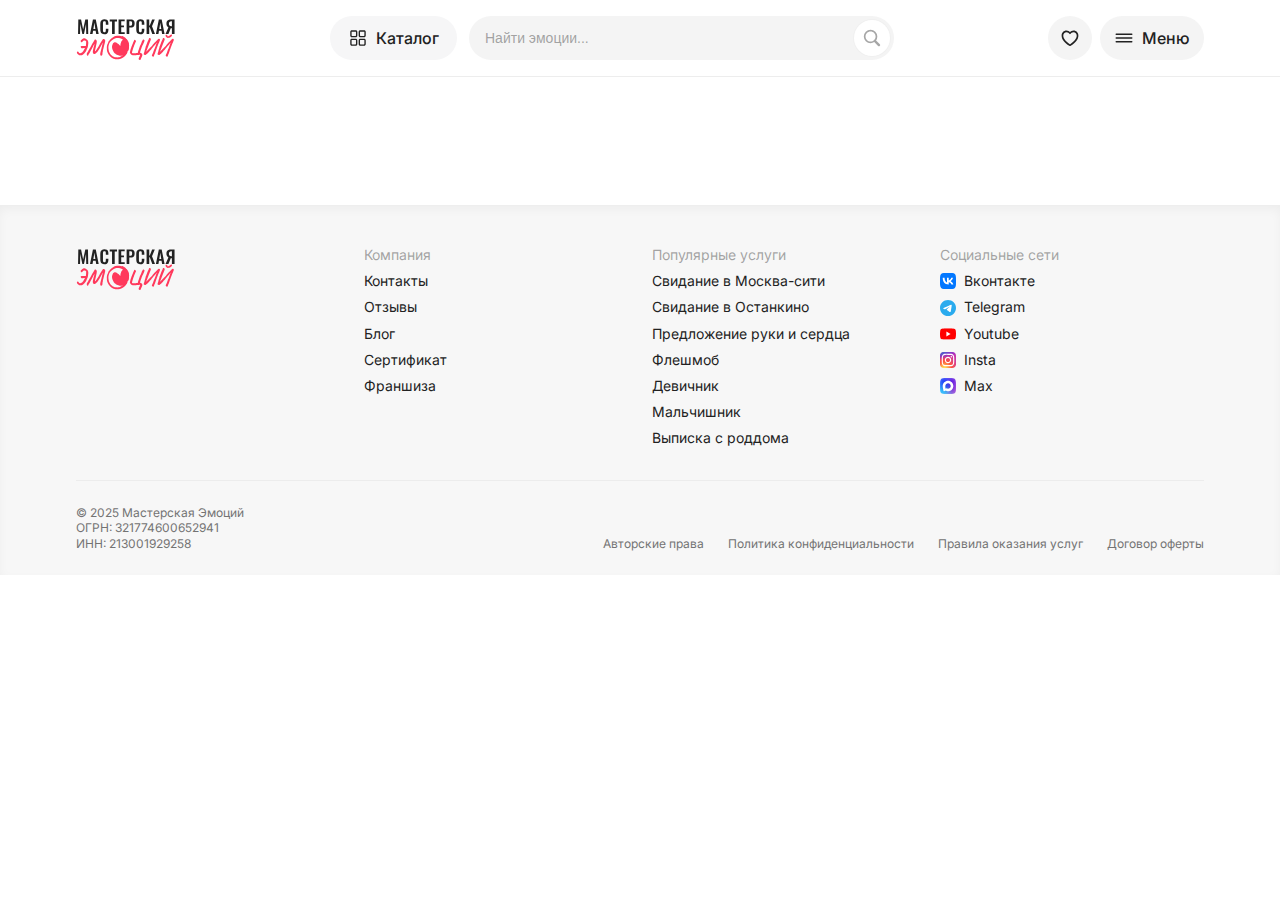
<file: policy.html>
<!doctype html>
<html lang="ru">
<head>
  <meta charset="utf-8" />
  <meta name="viewport" content="width=device-width,initial-scale=1" />
  <meta name="format-detection" content="telephone=no">
  <title>Мастерская эмоций — Главная</title>
  <!-- Swiper -->
  <link rel="stylesheet" href="assets/css/swiper-bundle.min.css">
  <!-- Main CSS -->
  <link rel="stylesheet" href="assets/css/main.css">
</head>
<body>
  <div class="page-blur"></div>
  <header class="site-header">
    <div class="container header-inner">
      <div class="header-controls">
        <img class="logo" src="assets/img/Logo.svg" alt="Logo">
        <div class="header-controls-wrap">
          <button id="catalogBtn" 
          class="btn ghost" 
          aria-expanded="false" 
          aria-controls="catalogPanel">
          <span class="icon"></span>
          <p>Каталог</p>
        </button>
        <div class="search-nav search-nav-main" >
          <input type="search" id="searchInput" placeholder="Найти эмоции..." />
          <button class="search-clear" id="clearBtn" aria-label="Очистить">
            <svg xmlns="http://www.w3.org/2000/svg" width="16" height="16" fill="none" viewBox="0 0 16 16">
              <path fill="#6A6A6A" fill-opacity=".6" d="M12.53 11.385a.66.66 0 0 1-.007.92.661.661 0 0 1-.925.005L7.994 8.707 4.391 12.31a.673.673 0 0 1-.926-.005.66.66 0 0 1 0-.92l3.603-3.61-3.603-3.603c-.246-.24-.246-.668 0-.926a.667.667 0 0 1 .926 0L7.994 6.85l3.604-3.604a.661.661 0 0 1 .925.006.654.654 0 0 1 .006.92L8.926 7.775l3.603 3.61Z"/>
            </svg>
          </button>
          <button class="search-box search-finder" id="searchBtn" aria-label="Поиск">
            <svg xmlns="http://www.w3.org/2000/svg" width="20" height="20" fill="none" viewBox="0 0 20 20">
              <path fill="#6A6A6A" fill-opacity=".6" d="M1.807 8.496A6.763 6.763 0 0 1 8.564 1.74a6.763 6.763 0 0 1 6.757 6.757 6.605 6.605 0 0 1-1.262 3.885l3.793 3.802c.225.232.34.54.34.871 0 .69-.506 1.22-1.211 1.22a1.21 1.21 0 0 1-.88-.348l-3.818-3.819a6.57 6.57 0 0 1-3.719 1.146 6.763 6.763 0 0 1-6.757-6.757Zm1.727 0c0 2.78 2.25 5.03 5.03 5.03 2.78 0 5.03-2.25 5.03-5.03 0-2.78-2.25-5.03-5.03-5.03-2.78 0-5.03 2.25-5.03 5.03Z"/>
            </svg>
          </button>
        </div>

        </div>
        <div class="header-controls-wrap-2">
          <a href="#">
            <div class="fav-btn">
              <svg xmlns="http://www.w3.org/2000/svg" width="20" height="20" fill="none" viewBox="0 0 20 20">
                <path fill="#222" d="M1.616 7.666c0-3.046 2.109-5.171 4.823-5.171 1.577 0 2.822.738 3.561 1.826.747-1.096 1.984-1.826 3.561-1.826 2.723 0 4.823 2.125 4.823 5.171 0 3.553-2.972 7.056-7.612 10.044-.25.158-.556.315-.772.315-.208 0-.523-.157-.772-.315-4.64-2.988-7.612-6.491-7.612-10.044Zm1.669 0c0 2.938 3.063 6.184 6.557 8.508.075.05.125.083.158.083s.083-.033.158-.083c3.494-2.324 6.557-5.57 6.557-8.508 0-2.108-1.386-3.528-3.245-3.528-1.494 0-2.308.922-2.864 1.71-.25.324-.39.44-.606.44-.216 0-.374-.108-.606-.44-.523-.797-1.361-1.71-2.864-1.71-1.86 0-3.245 1.42-3.245 3.528Z"/>
              </svg>
            </div>
          </a>
          <button id="menuBtn" class="btn" 
          aria-expanded="false" 
          aria-controls="menuPanel" 
          aria-haspopup="true" 
          aria-label="Открыть меню">
            <span class="icon"></span>
            <p>Меню</p>
        </button>
        </div>
        <!-- Menu panel -->
        <div id="menuPanel" class="panel menu-panel" hidden aria-hidden="true" role="menu" aria-label="Меню сайта">
          <div class="container">
            <ul class="menu-list" role="list">
              <li role="none"><a role="menuitem" href="#"><img src="assets/img/menu-icon-1.svg" alt="menu-icon">Контакты</a></li>
              <li role="none"><a role="menuitem" href="#"><img src="assets/img/menu-icon-2.svg" alt="menu-icon">Отзывы</a></li>
              <li role="none"><a role="menuitem" href="#"><img src="assets/img/menu-icon-3.svg" alt="menu-icon">Блог</a></li>
              <li role="none"><a role="menuitem" href="#"><img src="assets/img/menu-icon-4.svg" alt="menu-icon">Сертификат</a></li>
              <li role="none"><a role="menuitem" href="#"><img src="assets/img/menu-icon-5.svg" alt="menu-icon">Франшиза</a></li>
            </ul>
          </div>
        </div>

      </div>
    </div>
  </header>

  <div class="search-nav search-nav-panel" >
    <input type="search" id="searchInputPanel" placeholder="Найти эмоции..." />
    <button class="search-clear" id="clearBtn" aria-label="Очистить">
      <svg xmlns="http://www.w3.org/2000/svg" width="16" height="16" fill="none" viewBox="0 0 16 16">
        <path fill="#6A6A6A" fill-opacity=".6" d="M12.53 11.385a.66.66 0 0 1-.007.92.661.661 0 0 1-.925.005L7.994 8.707 4.391 12.31a.673.673 0 0 1-.926-.005.66.66 0 0 1 0-.92l3.603-3.61-3.603-3.603c-.246-.24-.246-.668 0-.926a.667.667 0 0 1 .926 0L7.994 6.85l3.604-3.604a.661.661 0 0 1 .925.006.654.654 0 0 1 .006.92L8.926 7.775l3.603 3.61Z"/>
      </svg>
    </button>
    <button class="search-box" id="searchBtn" aria-label="Поиск">
      <svg xmlns="http://www.w3.org/2000/svg" width="20" height="20" fill="none" viewBox="0 0 20 20">
        <path fill="#6A6A6A" fill-opacity=".6" d="M1.807 8.496A6.763 6.763 0 0 1 8.564 1.74a6.763 6.763 0 0 1 6.757 6.757 6.605 6.605 0 0 1-1.262 3.885l3.793 3.802c.225.232.34.54.34.871 0 .69-.506 1.22-1.211 1.22a1.21 1.21 0 0 1-.88-.348l-3.818-3.819a6.57 6.57 0 0 1-3.719 1.146 6.763 6.763 0 0 1-6.757-6.757Zm1.727 0c0 2.78 2.25 5.03 5.03 5.03 2.78 0 5.03-2.25 5.03-5.03 0-2.78-2.25-5.03-5.03-5.03-2.78 0-5.03 2.25-5.03 5.03Z"/>
      </svg>
    </button>
  </div>

  <!-- Catalog panel -->
  <div id="catalogPanel" class="panel catalog-panel" aria-hidden="true" role="region" aria-label="Каталог">
    <div class="container">
      <div class="catalog-grid">
        <a class="cat-item" href="#">
          <img src="assets/img/cat-1.svg" alt="">
          Предложение руки и сердца
        </a>
        <a class="cat-item" href="#"><img src="assets/img/cat-1.svg" alt="">
          Романтические свидания
        </a>
        <a class="cat-item" href="#"><img src="assets/img/cat-2.svg" alt="">
          Организация свадьбы
        </a>
        <a class="cat-item" href="#"><img src="assets/img/cat-2.svg" alt="">
          Выписка из роддома
        </a>
        <a class="cat-item" href="#"><img src="assets/img/cat-1.svg" alt="">
          Мальчишник
        </a>
        <a class="cat-item" href="#"><img src="assets/img/cat-1.svg" alt="">
          Девичник
        </a>
        <a class="cat-item" href="#"><img src="assets/img/cat-2.svg" alt="">
          Фотосессия
        </a>
        <a class="cat-item" href="#"><img src="assets/img/cat-1.svg" alt="">
          Гендерные праздники
        </a>
        <a class="cat-item" href="#"><img src="assets/img/cat-1.svg" alt="">
          Флешмоб
        </a>
        <a class="cat-item" href="#"><img src="assets/img/cat-1.svg" alt="">
          Выписка из роддома
        </a>
        <a class="cat-item" href="#"><img src="assets/img/cat-1.svg" alt="">
          Мальчишник
        </a>
        <a class="cat-item" href="#"><img src="assets/img/cat-1.svg" alt="">
          Девичник
        </a>
      </div>
    </div>
  </div>



  <main>

    <div class="policy-page-content container">

    </div>

  </main>

  <footer class="site-footer">
    <div class="container footer-inner">
      <div class="footer-cols">
        <div class="footer-col footer__logo">
          <img src="assets/img/Logo.svg" class="logo" alt="Logo">
        </div>
        <div class="footer-col footer__company">
          <p class="footer-col-title">Компания</p>
          <ul>
            <li><a href="#">Контакты</a></li>
            <li><a href="#">Отзывы</a></li>
            <li><a href="#">Блог</a></li>
            <li><a href="#">Cертификат</a></li>
            <li><a href="#">Франшиза</a></li>
          </ul>
        </div>
        <div class="footer-col footer__services">
          <p class="footer-col-title">Популярные услуги</p>
          <ul>
            <li><a href="#">Свидание в Москва-сити</a></li>
            <li><a href="#">Свидание в Останкино</a></li>
            <li><a href="#">Предложение руки и сердца</a></li>
            <li><a href="#">Флешмоб</a></li>
            <li><a href="#">Девичник</a></li>
            <li><a href="#">Мальчишник</a></li>
            <li><a href="#">Выписка с роддома</a></li>
          </ul>
        </div>
        <div class="footer-col footer__social">
          <p class="footer-col-title">Социальные сети</p>
          <ul>
            <li><a href="#"><img src="assets/img/vk.svg" alt="vk">Вконтакте</a></li>
            <li><a href="#"><img src="assets/img/tg.svg" alt="tg">Telegram</a></li>
            <li><a href="#"><img src="assets/img/youtube.svg" alt="youtube">Youtube</a></li>
            <li><a href="#"><img src="assets/img/ig.svg" alt="ig">Insta</a></li>
            <li><a href="#"><img src="assets/img/max.svg" alt="max">Max</a></li>
          </ul>
        </div>
      </div>
      <div class="footer-copy">
        <div class="footer-copy-text">
          <p>
            © 2025 Мастерская Эмоций <br>
            ОГРН: 321774600652941 <br>
            ИНН: 213001929258
          </p>
        </div>
        <div class="footer-copy-links">
          <a href="#">Авторские права</a>
          <a href="#">Политика конфиденциальности</a>
          <a href="#">Правила оказания услуг</a>
          <a href="#">Договор оферты</a>
        </div>
      </div>
    </div>
  </footer>


  <!-- Swiper JS -->
  <script src="assets/js/swiper-bundle.min.js"></script>
  <!-- Main JS -->
  <script src="assets/js/main.js"></script>
</body>
</html>
</file>
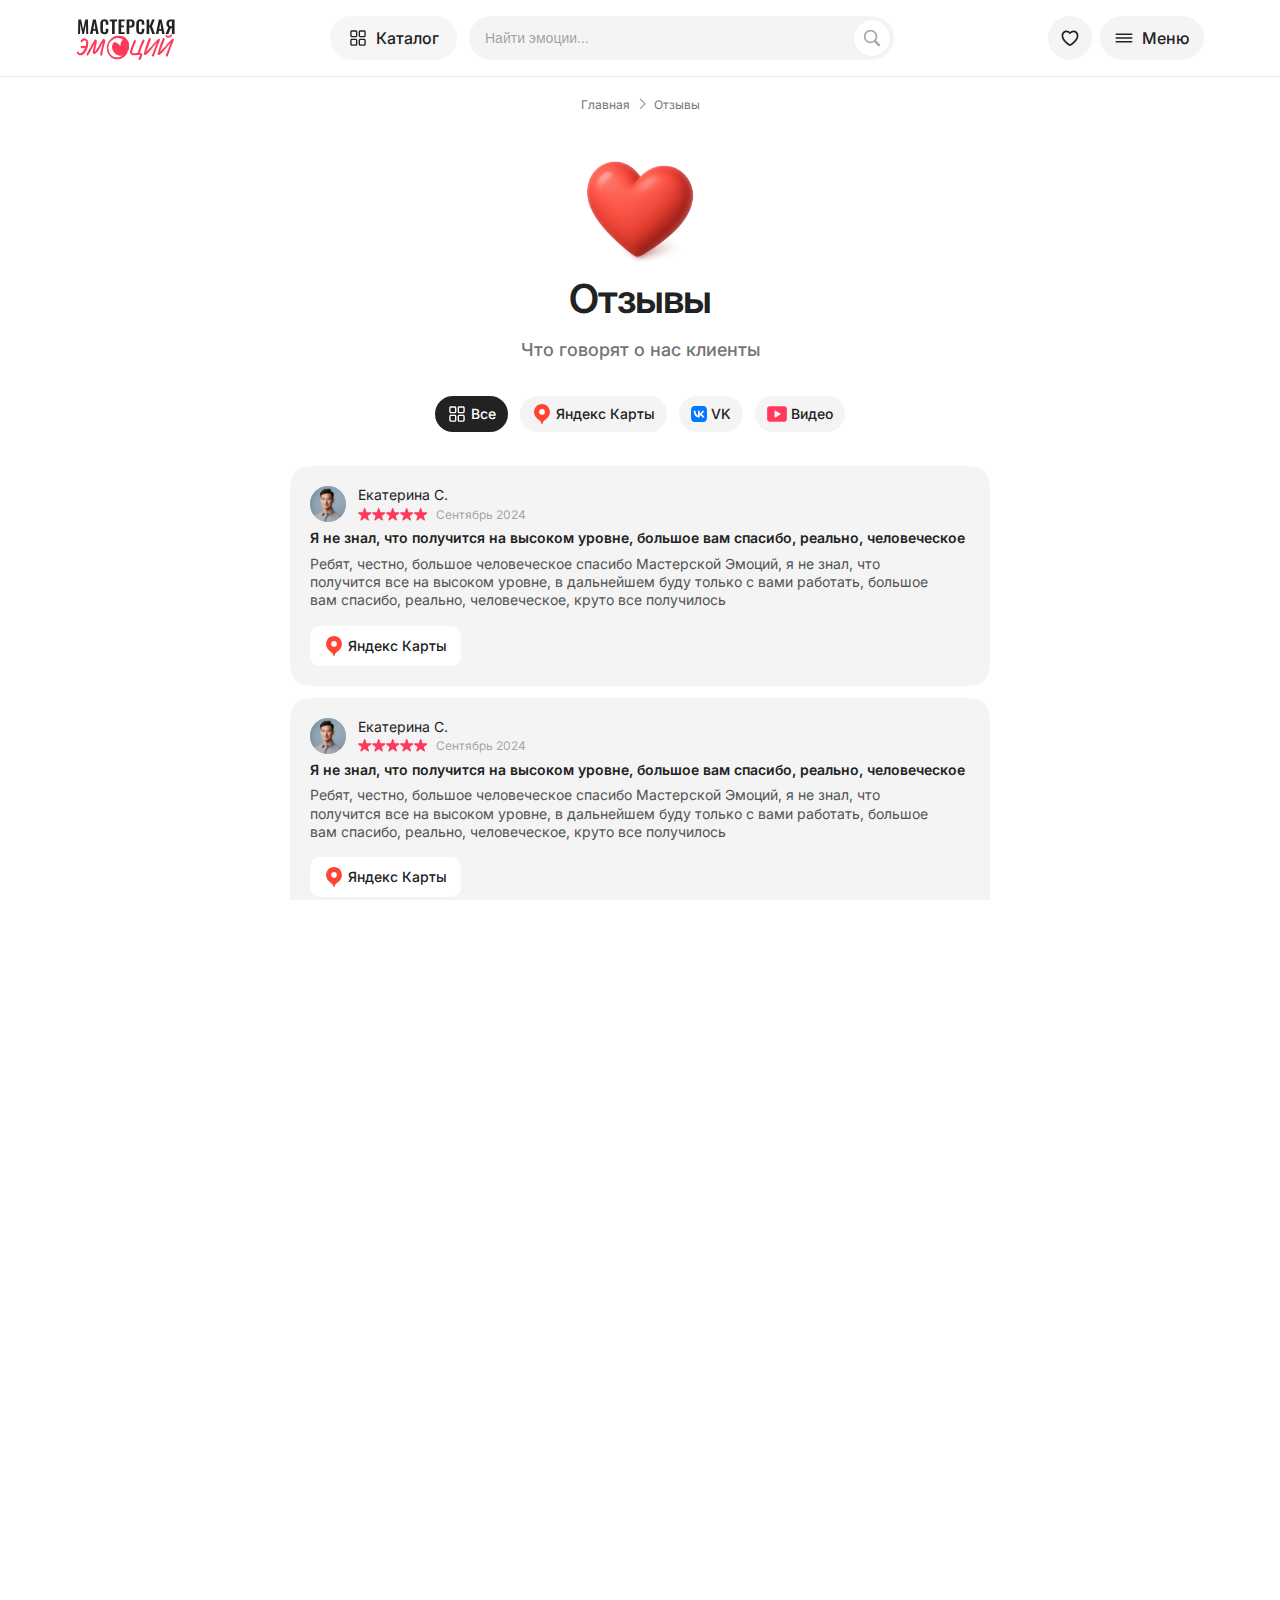
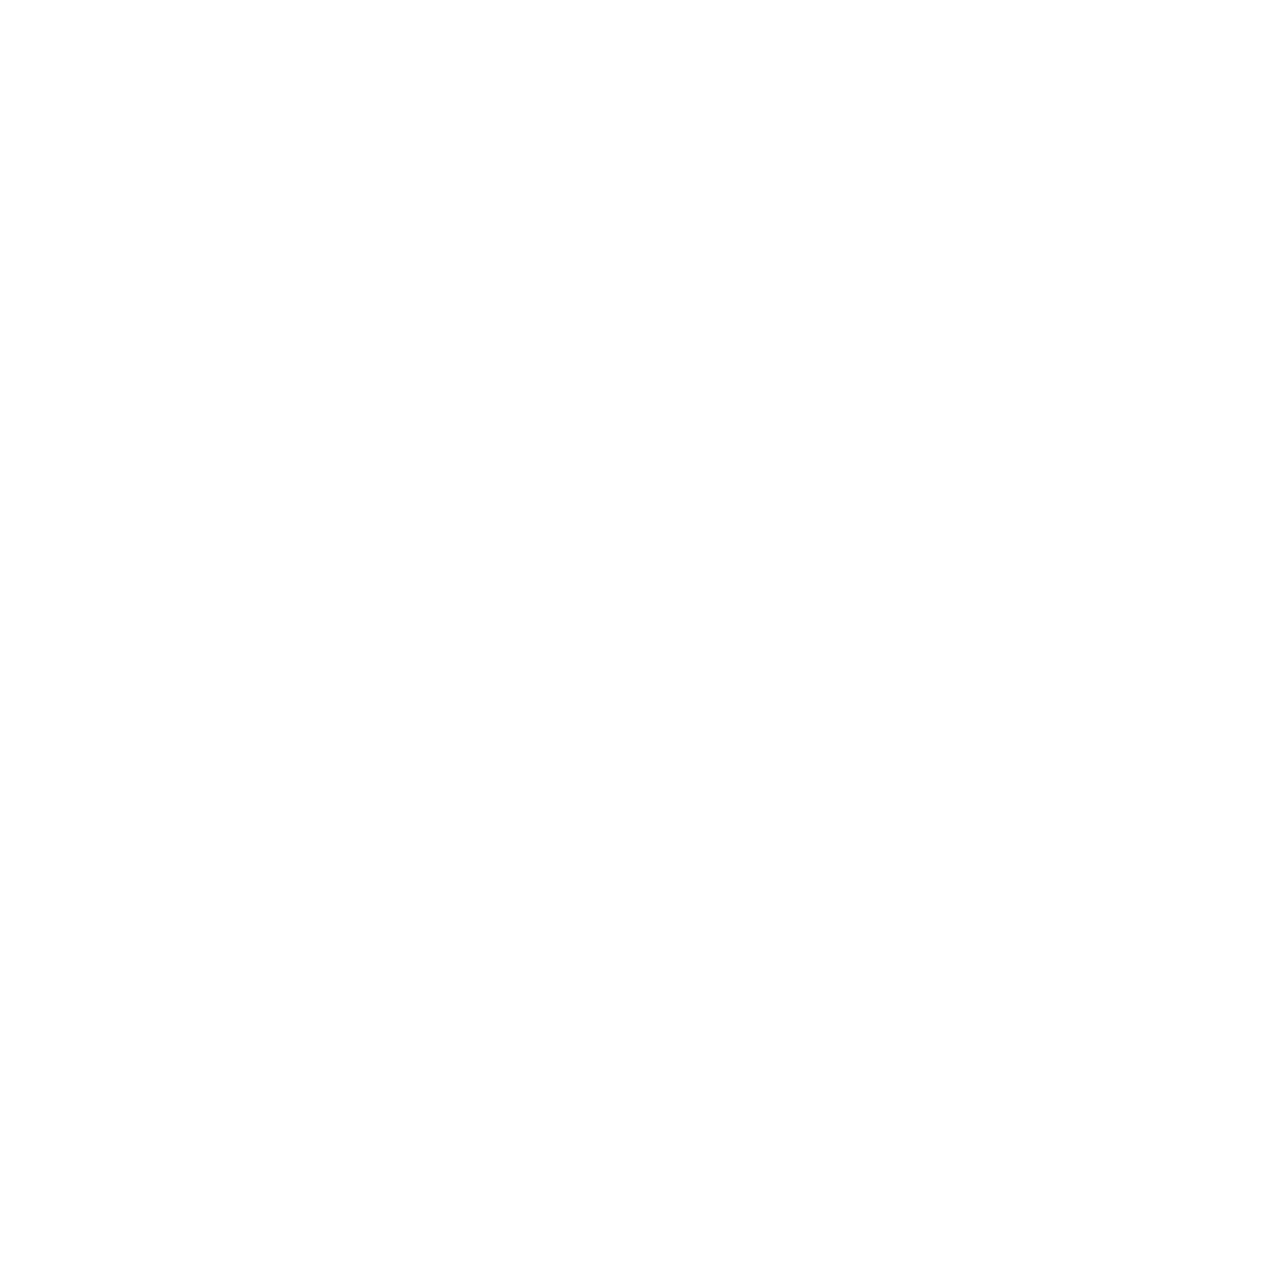
<file: reviews.html>
<!doctype html>
<html lang="ru">
<head>
  <meta charset="utf-8" />
  <meta name="viewport" content="width=device-width,initial-scale=1" />
  <meta name="format-detection" content="telephone=no">
  <title>Мастерская эмоций — Главная</title>
  <!-- Swiper -->
  <link rel="stylesheet" href="assets/css/swiper-bundle.min.css">
  <!-- Main CSS -->
  <link rel="stylesheet" href="assets/css/main.css">
</head>
<body>
  <div class="page-blur"></div>
  <header class="site-header">
    <div class="container header-inner">
      <div class="header-controls">
        <img class="logo" src="assets/img/Logo.svg" alt="Logo">
        <div class="header-controls-wrap">
          <button id="catalogBtn" 
          class="btn ghost" 
          aria-expanded="false" 
          aria-controls="catalogPanel">
          <span class="icon"></span>
          <p>Каталог</p>
        </button>
        <div class="search-nav search-nav-main" >
          <input type="search" id="searchInput" placeholder="Найти эмоции..." />
          <button class="search-clear" id="clearBtn" aria-label="Очистить">
            <svg xmlns="http://www.w3.org/2000/svg" width="16" height="16" fill="none" viewBox="0 0 16 16">
              <path fill="#6A6A6A" fill-opacity=".6" d="M12.53 11.385a.66.66 0 0 1-.007.92.661.661 0 0 1-.925.005L7.994 8.707 4.391 12.31a.673.673 0 0 1-.926-.005.66.66 0 0 1 0-.92l3.603-3.61-3.603-3.603c-.246-.24-.246-.668 0-.926a.667.667 0 0 1 .926 0L7.994 6.85l3.604-3.604a.661.661 0 0 1 .925.006.654.654 0 0 1 .006.92L8.926 7.775l3.603 3.61Z"/>
            </svg>
          </button>
          <button class="search-box search-finder" id="searchBtn" aria-label="Поиск">
            <svg xmlns="http://www.w3.org/2000/svg" width="20" height="20" fill="none" viewBox="0 0 20 20">
              <path fill="#6A6A6A" fill-opacity=".6" d="M1.807 8.496A6.763 6.763 0 0 1 8.564 1.74a6.763 6.763 0 0 1 6.757 6.757 6.605 6.605 0 0 1-1.262 3.885l3.793 3.802c.225.232.34.54.34.871 0 .69-.506 1.22-1.211 1.22a1.21 1.21 0 0 1-.88-.348l-3.818-3.819a6.57 6.57 0 0 1-3.719 1.146 6.763 6.763 0 0 1-6.757-6.757Zm1.727 0c0 2.78 2.25 5.03 5.03 5.03 2.78 0 5.03-2.25 5.03-5.03 0-2.78-2.25-5.03-5.03-5.03-2.78 0-5.03 2.25-5.03 5.03Z"/>
            </svg>
          </button>
        </div>

        </div>
        <div class="header-controls-wrap-2">
          <a href="#">
            <div class="fav-btn">
              <svg xmlns="http://www.w3.org/2000/svg" width="20" height="20" fill="none" viewBox="0 0 20 20">
                <path fill="#222" d="M1.616 7.666c0-3.046 2.109-5.171 4.823-5.171 1.577 0 2.822.738 3.561 1.826.747-1.096 1.984-1.826 3.561-1.826 2.723 0 4.823 2.125 4.823 5.171 0 3.553-2.972 7.056-7.612 10.044-.25.158-.556.315-.772.315-.208 0-.523-.157-.772-.315-4.64-2.988-7.612-6.491-7.612-10.044Zm1.669 0c0 2.938 3.063 6.184 6.557 8.508.075.05.125.083.158.083s.083-.033.158-.083c3.494-2.324 6.557-5.57 6.557-8.508 0-2.108-1.386-3.528-3.245-3.528-1.494 0-2.308.922-2.864 1.71-.25.324-.39.44-.606.44-.216 0-.374-.108-.606-.44-.523-.797-1.361-1.71-2.864-1.71-1.86 0-3.245 1.42-3.245 3.528Z"/>
              </svg>
            </div>
          </a>
          <button id="menuBtn" class="btn" 
          aria-expanded="false" 
          aria-controls="menuPanel" 
          aria-haspopup="true" 
          aria-label="Открыть меню">
            <span class="icon"></span>
            <p>Меню</p>
        </button>
        </div>
        <!-- Menu panel -->
        <div id="menuPanel" class="panel menu-panel" hidden aria-hidden="true" role="menu" aria-label="Меню сайта">
          <div class="container">
            <ul class="menu-list" role="list">
              <li role="none"><a role="menuitem" href="#"><img src="assets/img/menu-icon-1.svg" alt="menu-icon">Контакты</a></li>
              <li role="none"><a role="menuitem" href="#"><img src="assets/img/menu-icon-2.svg" alt="menu-icon">Отзывы</a></li>
              <li role="none"><a role="menuitem" href="#"><img src="assets/img/menu-icon-3.svg" alt="menu-icon">Блог</a></li>
              <li role="none"><a role="menuitem" href="#"><img src="assets/img/menu-icon-4.svg" alt="menu-icon">Сертификат</a></li>
              <li role="none"><a role="menuitem" href="#"><img src="assets/img/menu-icon-5.svg" alt="menu-icon">Франшиза</a></li>
            </ul>
          </div>
        </div>

      </div>
    </div>
  </header>

  <div class="search-nav search-nav-panel" >
    <input type="search" id="searchInputPanel" placeholder="Найти эмоции..." />
    <button class="search-clear" id="clearBtn" aria-label="Очистить">
      <svg xmlns="http://www.w3.org/2000/svg" width="16" height="16" fill="none" viewBox="0 0 16 16">
        <path fill="#6A6A6A" fill-opacity=".6" d="M12.53 11.385a.66.66 0 0 1-.007.92.661.661 0 0 1-.925.005L7.994 8.707 4.391 12.31a.673.673 0 0 1-.926-.005.66.66 0 0 1 0-.92l3.603-3.61-3.603-3.603c-.246-.24-.246-.668 0-.926a.667.667 0 0 1 .926 0L7.994 6.85l3.604-3.604a.661.661 0 0 1 .925.006.654.654 0 0 1 .006.92L8.926 7.775l3.603 3.61Z"/>
      </svg>
    </button>
    <button class="search-box" id="searchBtn" aria-label="Поиск">
      <svg xmlns="http://www.w3.org/2000/svg" width="20" height="20" fill="none" viewBox="0 0 20 20">
        <path fill="#6A6A6A" fill-opacity=".6" d="M1.807 8.496A6.763 6.763 0 0 1 8.564 1.74a6.763 6.763 0 0 1 6.757 6.757 6.605 6.605 0 0 1-1.262 3.885l3.793 3.802c.225.232.34.54.34.871 0 .69-.506 1.22-1.211 1.22a1.21 1.21 0 0 1-.88-.348l-3.818-3.819a6.57 6.57 0 0 1-3.719 1.146 6.763 6.763 0 0 1-6.757-6.757Zm1.727 0c0 2.78 2.25 5.03 5.03 5.03 2.78 0 5.03-2.25 5.03-5.03 0-2.78-2.25-5.03-5.03-5.03-2.78 0-5.03 2.25-5.03 5.03Z"/>
      </svg>
    </button>
  </div>

  <!-- Catalog panel -->
  <div id="catalogPanel" class="panel catalog-panel" aria-hidden="true" role="region" aria-label="Каталог">
    <div class="container">
      <div class="catalog-grid">
        <a class="cat-item" href="#">
          <img src="assets/img/cat-1.svg" alt="">
          Предложение руки и сердца
        </a>
        <a class="cat-item" href="#"><img src="assets/img/cat-1.svg" alt="">
          Романтические свидания
        </a>
        <a class="cat-item" href="#"><img src="assets/img/cat-2.svg" alt="">
          Организация свадьбы
        </a>
        <a class="cat-item" href="#"><img src="assets/img/cat-2.svg" alt="">
          Выписка из роддома
        </a>
        <a class="cat-item" href="#"><img src="assets/img/cat-1.svg" alt="">
          Мальчишник
        </a>
        <a class="cat-item" href="#"><img src="assets/img/cat-1.svg" alt="">
          Девичник
        </a>
        <a class="cat-item" href="#"><img src="assets/img/cat-2.svg" alt="">
          Фотосессия
        </a>
        <a class="cat-item" href="#"><img src="assets/img/cat-1.svg" alt="">
          Гендерные праздники
        </a>
        <a class="cat-item" href="#"><img src="assets/img/cat-1.svg" alt="">
          Флешмоб
        </a>
        <a class="cat-item" href="#"><img src="assets/img/cat-1.svg" alt="">
          Выписка из роддома
        </a>
        <a class="cat-item" href="#"><img src="assets/img/cat-1.svg" alt="">
          Мальчишник
        </a>
        <a class="cat-item" href="#"><img src="assets/img/cat-1.svg" alt="">
          Девичник
        </a>
      </div>
    </div>
  </div>



  <main>
    <!-- Breadcrumbs -->
    <nav class="page-breadcrumbs container center" aria-label="Хлебные крошки">
      <ol class="breadcrumbs-list" itemscope itemtype="https://schema.org/BreadcrumbList">

        <li class="breadcrumbs-item" itemprop="itemListElement" itemscope itemtype="https://schema.org/ListItem">
          <a href="index.html" itemprop="item">
            <span itemprop="name">Главная</span>
          </a>
          <meta itemprop="position" content="1" />
        </li>

        <li class="breadcrumbs-separator" aria-hidden="true">
          <svg xmlns="http://www.w3.org/2000/svg" width="16" height="16" fill="none" viewBox="0 0 16 16">
            <path fill="#6A6A6A" fill-opacity=".6" d="M11.75 7.77c0 .199-.07.369-.229.521l-4.57 4.47a.645.645 0 0 1-.474.194.674.674 0 0 1-.686-.68c0-.187.082-.357.205-.486l4.125-4.02L5.996 3.75a.707.707 0 0 1-.205-.492c0-.381.305-.674.686-.674.187 0 .345.064.474.193l4.57 4.471a.712.712 0 0 1 .229.522Z"/>
          </svg>
        </li>

        <li class="breadcrumbs-item current" itemprop="itemListElement" itemscope itemtype="https://schema.org/ListItem">
          <span itemprop="name">Отзывы</span>
          <meta itemprop="position" content="2" />
        </li>

      </ol>
    </nav>

    <section class="category-section container cat-page-section reviews-page-cat-h">
      <div class="category-head">
        <div class="category-title-group">
          <img class="cat-icon" src="assets/img/big-heart.svg" alt="heart">
          <div>
            <h1 class="category-name">Отзывы</h1>
            <p class="category-desc">Что говорят о нас клиенты</p>
          </div>
        </div>
      </div>
    </section>

    <section class="reviews-page-content container">
        <div class="reviews-page-buttons">
            <button class="reviews-page-control-btn active" data-screen="all">
                <svg xmlns="http://www.w3.org/2000/svg" width="20" height="20" fill="none" viewBox="0 0 20 20">
                    <path fill="#222" d="M4.032 9.368c-1.196 0-1.785-.59-1.785-1.818V4.08c0-1.228.59-1.81 1.785-1.81H7.56c1.195 0 1.784.582 1.784 1.81v3.47c0 1.228-.59 1.818-1.784 1.818H4.032Zm8.4 0c-1.204 0-1.784-.59-1.784-1.818V4.08c0-1.228.58-1.81 1.784-1.81h3.528c1.195 0 1.785.582 1.785 1.81v3.47c0 1.228-.59 1.818-1.785 1.818h-3.528ZM4.04 7.998h3.503c.29 0 .44-.141.44-.448V4.072c0-.29-.15-.44-.44-.44H4.04c-.29 0-.432.15-.432.44V7.55c0 .307.142.448.432.448Zm8.4 0h3.512c.29 0 .423-.141.423-.448V4.072c0-.29-.133-.44-.423-.44H12.44c-.29 0-.431.15-.431.44V7.55c0 .307.14.448.431.448ZM4.032 17.76c-1.196 0-1.785-.581-1.785-1.81v-3.47c0-1.236.59-1.817 1.785-1.817H7.56c1.195 0 1.784.58 1.784 1.817v3.47c0 1.229-.59 1.81-1.784 1.81H4.032Zm8.4 0c-1.204 0-1.784-.581-1.784-1.81v-3.47c0-1.236.58-1.817 1.784-1.817h3.528c1.195 0 1.785.58 1.785 1.817v3.47c0 1.229-.59 1.81-1.785 1.81h-3.528ZM4.04 16.398h3.503c.29 0 .44-.149.44-.44V12.48c0-.307-.15-.448-.44-.448H4.04c-.29 0-.432.141-.432.448v3.479c0 .29.142.44.432.44Zm8.4 0h3.512c.29 0 .423-.149.423-.44V12.48c0-.307-.133-.448-.423-.448H12.44c-.29 0-.431.141-.431.448v3.479c0 .29.14.44.431.44Z"/>
                </svg>
                <span>Все</span>
            </button>

            <button class="reviews-page-control-btn" data-screen="yandex">
                <img src="assets/img/yamap-pin.svg" alt="pin">
                <span>Яндекс Карты</span>
            </button>

            <button class="reviews-page-control-btn" data-screen="vk">
                <img src="assets/img/vk.svg" alt="vk">
                <span>VK</span>
            </button>

            <button class="reviews-page-control-btn" data-screen="video">
                <img src="assets/img/video.svg" alt="video">
                <span>Видео</span>
            </button>
        </div>

        <div class="reviews-page-screens">
            <div class="reviews-page-screen active" data-screen="all">
                <div class="reviews-page-items-wrapper">
                    <div class="review-card-unique">
                        <div class="review-user-unique">
                        <img src="assets/img/user.svg" alt="Екатерина" class="review-avatar-unique">
                        <div>
                            <p class="review-name-unique">Екатерина С.</p>
                            <div class="review-date-unique">
                            <div class="review-date-unique-stars">
                                <img src="assets/img/rate-star.svg" alt="star">
                                <img src="assets/img/rate-star.svg" alt="star">
                                <img src="assets/img/rate-star.svg" alt="star">
                                <img src="assets/img/rate-star.svg" alt="star">
                                <img src="assets/img/rate-star.svg" alt="star">
                            </div>
                            Сентябрь 2024
                            </div>
                        </div>
                        </div>
                        <div class="reviews-page-item-in-title">
                            Я не знал, что получится на высоком уровне, большое вам спасибо, реально, человеческое
                        </div>
                        <p class="review-text-unique">
                            Ребят, честно, большое человеческое спасибо Мастерской Эмоций, я не знал, что получится все на высоком уровне, в дальнейшем буду только с вами работать, большое вам спасибо, реально, человеческое, круто все получилось
                        </p>
                        <div class="reviews-page-item-in-type">
                            <img src="assets/img/yamap-pin.svg" alt="pin">
                            <span>Яндекс Карты</span>
                        </div>
                    </div>
                    <div class="review-card-unique">
                        <div class="review-user-unique">
                        <img src="assets/img/user.svg" alt="Екатерина" class="review-avatar-unique">
                        <div>
                            <p class="review-name-unique">Екатерина С.</p>
                            <div class="review-date-unique">
                            <div class="review-date-unique-stars">
                                <img src="assets/img/rate-star.svg" alt="star">
                                <img src="assets/img/rate-star.svg" alt="star">
                                <img src="assets/img/rate-star.svg" alt="star">
                                <img src="assets/img/rate-star.svg" alt="star">
                                <img src="assets/img/rate-star.svg" alt="star">
                            </div>
                            Сентябрь 2024
                            </div>
                        </div>
                        </div>
                        <div class="reviews-page-item-in-title">
                            Я не знал, что получится на высоком уровне, большое вам спасибо, реально, человеческое
                        </div>
                        <p class="review-text-unique">
                            Ребят, честно, большое человеческое спасибо Мастерской Эмоций, я не знал, что получится все на высоком уровне, в дальнейшем буду только с вами работать, большое вам спасибо, реально, человеческое, круто все получилось
                        </p>
                        <div class="reviews-page-item-in-type">
                            <img src="assets/img/yamap-pin.svg" alt="pin">
                            <span>Яндекс Карты</span>
                        </div>
                    </div>
                    <div class="review-card-unique">
                        <div class="review-user-unique">
                        <img src="assets/img/user.svg" alt="Екатерина" class="review-avatar-unique">
                        <div>
                            <p class="review-name-unique">Екатерина С.</p>
                            <div class="review-date-unique">
                            <div class="review-date-unique-stars">
                                <img src="assets/img/rate-star.svg" alt="star">
                                <img src="assets/img/rate-star.svg" alt="star">
                                <img src="assets/img/rate-star.svg" alt="star">
                                <img src="assets/img/rate-star.svg" alt="star">
                                <img src="assets/img/rate-star.svg" alt="star">
                            </div>
                            Сентябрь 2024
                            </div>
                        </div>
                        </div>
                        <div class="reviews-page-item-in-title">
                            Я не знал, что получится на высоком уровне, большое вам спасибо, реально, человеческое
                        </div>
                        <p class="review-text-unique">
                            Ребят, честно, большое человеческое спасибо Мастерской Эмоций, я не знал, что получится все на высоком уровне, в дальнейшем буду только с вами работать, большое вам спасибо, реально, человеческое, круто все получилось
                        </p>
                        <div class="reviews-page-item-in-type">
                            <img src="assets/img/yamap-pin.svg" alt="pin">
                            <span>Яндекс Карты</span>
                        </div>
                    </div>
                    <div class="review-card-unique">
                        <div class="review-user-unique">
                        <img src="assets/img/user.svg" alt="Екатерина" class="review-avatar-unique">
                        <div>
                            <p class="review-name-unique">Екатерина С.</p>
                            <div class="review-date-unique">
                            <div class="review-date-unique-stars">
                                <img src="assets/img/rate-star.svg" alt="star">
                                <img src="assets/img/rate-star.svg" alt="star">
                                <img src="assets/img/rate-star.svg" alt="star">
                                <img src="assets/img/rate-star.svg" alt="star">
                                <img src="assets/img/rate-star.svg" alt="star">
                            </div>
                            Сентябрь 2024
                            </div>
                        </div>
                        </div>
                        <div class="reviews-page-item-in-title">
                            Я не знал, что получится на высоком уровне, большое вам спасибо, реально, человеческое
                        </div>
                        <p class="review-text-unique">
                            Ребят, честно, большое человеческое спасибо Мастерской Эмоций, я не знал, что получится все на высоком уровне, в дальнейшем буду только с вами работать, большое вам спасибо, реально, человеческое, круто все получилось
                        </p>
                        <div class="reviews-page-item-in-type">
                            <img src="assets/img/yamap-pin.svg" alt="pin">
                            <span>Яндекс Карты</span>
                        </div>
                    </div>
                    <div class="review-card-unique">
                        <div class="review-user-unique">
                        <img src="assets/img/user.svg" alt="Екатерина" class="review-avatar-unique">
                        <div>
                            <p class="review-name-unique">Екатерина С.</p>
                            <div class="review-date-unique">
                            <div class="review-date-unique-stars">
                                <img src="assets/img/rate-star.svg" alt="star">
                                <img src="assets/img/rate-star.svg" alt="star">
                                <img src="assets/img/rate-star.svg" alt="star">
                                <img src="assets/img/rate-star.svg" alt="star">
                                <img src="assets/img/rate-star.svg" alt="star">
                            </div>
                            Сентябрь 2024
                            </div>
                        </div>
                        </div>
                        <div class="reviews-page-item-in-title">
                            Я не знал, что получится на высоком уровне, большое вам спасибо, реально, человеческое
                        </div>
                        <p class="review-text-unique">
                            Ребят, честно, большое человеческое спасибо Мастерской Эмоций, я не знал, что получится все на высоком уровне, в дальнейшем буду только с вами работать, большое вам спасибо, реально, человеческое, круто все получилось
                        </p>
                        <div class="reviews-page-item-in-type">
                            <img src="assets/img/yamap-pin.svg" alt="pin">
                            <span>Яндекс Карты</span>
                        </div>
                    </div>
                    <div class="review-card-unique">
                        <div class="review-user-unique">
                        <img src="assets/img/user.svg" alt="Екатерина" class="review-avatar-unique">
                        <div>
                            <p class="review-name-unique">Екатерина С.</p>
                            <div class="review-date-unique">
                            <div class="review-date-unique-stars">
                                <img src="assets/img/rate-star.svg" alt="star">
                                <img src="assets/img/rate-star.svg" alt="star">
                                <img src="assets/img/rate-star.svg" alt="star">
                                <img src="assets/img/rate-star.svg" alt="star">
                                <img src="assets/img/rate-star.svg" alt="star">
                            </div>
                            Сентябрь 2024
                            </div>
                        </div>
                        </div>
                        <div class="reviews-page-item-in-title">
                            Я не знал, что получится на высоком уровне, большое вам спасибо, реально, человеческое
                        </div>
                        <p class="review-text-unique">
                            Ребят, честно, большое человеческое спасибо Мастерской Эмоций, я не знал, что получится все на высоком уровне, в дальнейшем буду только с вами работать, большое вам спасибо, реально, человеческое, круто все получилось
                        </p>
                        <div class="reviews-page-item-in-type">
                            <img src="assets/img/yamap-pin.svg" alt="pin">
                            <span>Яндекс Карты</span>
                        </div>
                    </div>
                    <div class="review-card-unique">
                        <div class="review-user-unique">
                        <img src="assets/img/user.svg" alt="Екатерина" class="review-avatar-unique">
                        <div>
                            <p class="review-name-unique">Екатерина С.</p>
                            <div class="review-date-unique">
                            <div class="review-date-unique-stars">
                                <img src="assets/img/rate-star.svg" alt="star">
                                <img src="assets/img/rate-star.svg" alt="star">
                                <img src="assets/img/rate-star.svg" alt="star">
                                <img src="assets/img/rate-star.svg" alt="star">
                                <img src="assets/img/rate-star.svg" alt="star">
                            </div>
                            Сентябрь 2024
                            </div>
                        </div>
                        </div>
                        <div class="reviews-page-item-in-title">
                            Я не знал, что получится на высоком уровне, большое вам спасибо, реально, человеческое
                        </div>
                        <p class="review-text-unique">
                            Ребят, честно, большое человеческое спасибо Мастерской Эмоций, я не знал, что получится все на высоком уровне, в дальнейшем буду только с вами работать, большое вам спасибо, реально, человеческое, круто все получилось
                        </p>
                        <div class="reviews-page-item-in-type">
                            <img src="assets/img/yamap-pin.svg" alt="pin">
                            <span>Яндекс Карты</span>
                        </div>
                    </div>
                    <div class="review-card-unique">
                        <div class="review-user-unique">
                        <img src="assets/img/user.svg" alt="Екатерина" class="review-avatar-unique">
                        <div>
                            <p class="review-name-unique">Екатерина С.</p>
                            <div class="review-date-unique">
                            <div class="review-date-unique-stars">
                                <img src="assets/img/rate-star.svg" alt="star">
                                <img src="assets/img/rate-star.svg" alt="star">
                                <img src="assets/img/rate-star.svg" alt="star">
                                <img src="assets/img/rate-star.svg" alt="star">
                                <img src="assets/img/rate-star.svg" alt="star">
                            </div>
                            Сентябрь 2024
                            </div>
                        </div>
                        </div>
                        <div class="reviews-page-item-in-title">
                            Я не знал, что получится на высоком уровне, большое вам спасибо, реально, человеческое
                        </div>
                        <p class="review-text-unique">
                            Ребят, честно, большое человеческое спасибо Мастерской Эмоций, я не знал, что получится все на высоком уровне, в дальнейшем буду только с вами работать, большое вам спасибо, реально, человеческое, круто все получилось
                        </p>
                        <div class="reviews-page-item-in-type">
                            <img src="assets/img/yamap-pin.svg" alt="pin">
                            <span>Яндекс Карты</span>
                        </div>
                    </div>
                </div>
                <div class="reviews-page-items-more-wrapper">
                    <button class="reviews-page-items-more-btn">
                        Показать ещё
                    </button>
                </div>
            </div>
            <div class="reviews-page-screen" data-screen="yandex">
                <div class="reviews-page-items-wrapper">
                    <div class="review-card-unique">
                        <div class="review-user-unique">
                        <img src="assets/img/user.svg" alt="Екатерина" class="review-avatar-unique">
                        <div>
                            <p class="review-name-unique">Екатерина С.</p>
                            <div class="review-date-unique">
                            <div class="review-date-unique-stars">
                                <img src="assets/img/rate-star.svg" alt="star">
                                <img src="assets/img/rate-star.svg" alt="star">
                                <img src="assets/img/rate-star.svg" alt="star">
                                <img src="assets/img/rate-star.svg" alt="star">
                                <img src="assets/img/rate-star.svg" alt="star">
                            </div>
                            Сентябрь 2024
                            </div>
                        </div>
                        </div>
                        <div class="reviews-page-item-in-title">
                            Я не знал, что получится на высоком уровне, большое вам спасибо, реально, человеческое
                        </div>
                        <p class="review-text-unique">
                            Ребят, честно, большое человеческое спасибо Мастерской Эмоций, я не знал, что получится все на высоком уровне, в дальнейшем буду только с вами работать, большое вам спасибо, реально, человеческое, круто все получилось
                        </p>
                        <div class="reviews-page-item-in-type">
                            <img src="assets/img/yamap-pin.svg" alt="pin">
                            <span>Яндекс Карты</span>
                        </div>
                    </div>
                    <div class="review-card-unique">
                        <div class="review-user-unique">
                        <img src="assets/img/user.svg" alt="Екатерина" class="review-avatar-unique">
                        <div>
                            <p class="review-name-unique">Екатерина С.</p>
                            <div class="review-date-unique">
                            <div class="review-date-unique-stars">
                                <img src="assets/img/rate-star.svg" alt="star">
                                <img src="assets/img/rate-star.svg" alt="star">
                                <img src="assets/img/rate-star.svg" alt="star">
                                <img src="assets/img/rate-star.svg" alt="star">
                                <img src="assets/img/rate-star.svg" alt="star">
                            </div>
                            Сентябрь 2024
                            </div>
                        </div>
                        </div>
                        <div class="reviews-page-item-in-title">
                            Я не знал, что получится на высоком уровне, большое вам спасибо, реально, человеческое
                        </div>
                        <p class="review-text-unique">
                            Ребят, честно, большое человеческое спасибо Мастерской Эмоций, я не знал, что получится все на высоком уровне, в дальнейшем буду только с вами работать, большое вам спасибо, реально, человеческое, круто все получилось
                        </p>
                        <div class="reviews-page-item-in-type">
                            <img src="assets/img/yamap-pin.svg" alt="pin">
                            <span>Яндекс Карты</span>
                        </div>
                    </div>
                    <div class="review-card-unique">
                        <div class="review-user-unique">
                        <img src="assets/img/user.svg" alt="Екатерина" class="review-avatar-unique">
                        <div>
                            <p class="review-name-unique">Екатерина С.</p>
                            <div class="review-date-unique">
                            <div class="review-date-unique-stars">
                                <img src="assets/img/rate-star.svg" alt="star">
                                <img src="assets/img/rate-star.svg" alt="star">
                                <img src="assets/img/rate-star.svg" alt="star">
                                <img src="assets/img/rate-star.svg" alt="star">
                                <img src="assets/img/rate-star.svg" alt="star">
                            </div>
                            Сентябрь 2024
                            </div>
                        </div>
                        </div>
                        <div class="reviews-page-item-in-title">
                            Я не знал, что получится на высоком уровне, большое вам спасибо, реально, человеческое
                        </div>
                        <p class="review-text-unique">
                            Ребят, честно, большое человеческое спасибо Мастерской Эмоций, я не знал, что получится все на высоком уровне, в дальнейшем буду только с вами работать, большое вам спасибо, реально, человеческое, круто все получилось
                        </p>
                        <div class="reviews-page-item-in-type">
                            <img src="assets/img/yamap-pin.svg" alt="pin">
                            <span>Яндекс Карты</span>
                        </div>
                    </div>
                    <div class="review-card-unique">
                        <div class="review-user-unique">
                        <img src="assets/img/user.svg" alt="Екатерина" class="review-avatar-unique">
                        <div>
                            <p class="review-name-unique">Екатерина С.</p>
                            <div class="review-date-unique">
                            <div class="review-date-unique-stars">
                                <img src="assets/img/rate-star.svg" alt="star">
                                <img src="assets/img/rate-star.svg" alt="star">
                                <img src="assets/img/rate-star.svg" alt="star">
                                <img src="assets/img/rate-star.svg" alt="star">
                                <img src="assets/img/rate-star.svg" alt="star">
                            </div>
                            Сентябрь 2024
                            </div>
                        </div>
                        </div>
                        <div class="reviews-page-item-in-title">
                            Я не знал, что получится на высоком уровне, большое вам спасибо, реально, человеческое
                        </div>
                        <p class="review-text-unique">
                            Ребят, честно, большое человеческое спасибо Мастерской Эмоций, я не знал, что получится все на высоком уровне, в дальнейшем буду только с вами работать, большое вам спасибо, реально, человеческое, круто все получилось
                        </p>
                        <div class="reviews-page-item-in-type">
                            <img src="assets/img/yamap-pin.svg" alt="pin">
                            <span>Яндекс Карты</span>
                        </div>
                    </div>
                    <div class="review-card-unique">
                        <div class="review-user-unique">
                        <img src="assets/img/user.svg" alt="Екатерина" class="review-avatar-unique">
                        <div>
                            <p class="review-name-unique">Екатерина С.</p>
                            <div class="review-date-unique">
                            <div class="review-date-unique-stars">
                                <img src="assets/img/rate-star.svg" alt="star">
                                <img src="assets/img/rate-star.svg" alt="star">
                                <img src="assets/img/rate-star.svg" alt="star">
                                <img src="assets/img/rate-star.svg" alt="star">
                                <img src="assets/img/rate-star.svg" alt="star">
                            </div>
                            Сентябрь 2024
                            </div>
                        </div>
                        </div>
                        <div class="reviews-page-item-in-title">
                            Я не знал, что получится на высоком уровне, большое вам спасибо, реально, человеческое
                        </div>
                        <p class="review-text-unique">
                            Ребят, честно, большое человеческое спасибо Мастерской Эмоций, я не знал, что получится все на высоком уровне, в дальнейшем буду только с вами работать, большое вам спасибо, реально, человеческое, круто все получилось
                        </p>
                        <div class="reviews-page-item-in-type">
                            <img src="assets/img/yamap-pin.svg" alt="pin">
                            <span>Яндекс Карты</span>
                        </div>
                    </div>
                    <div class="review-card-unique">
                        <div class="review-user-unique">
                        <img src="assets/img/user.svg" alt="Екатерина" class="review-avatar-unique">
                        <div>
                            <p class="review-name-unique">Екатерина С.</p>
                            <div class="review-date-unique">
                            <div class="review-date-unique-stars">
                                <img src="assets/img/rate-star.svg" alt="star">
                                <img src="assets/img/rate-star.svg" alt="star">
                                <img src="assets/img/rate-star.svg" alt="star">
                                <img src="assets/img/rate-star.svg" alt="star">
                                <img src="assets/img/rate-star.svg" alt="star">
                            </div>
                            Сентябрь 2024
                            </div>
                        </div>
                        </div>
                        <div class="reviews-page-item-in-title">
                            Я не знал, что получится на высоком уровне, большое вам спасибо, реально, человеческое
                        </div>
                        <p class="review-text-unique">
                            Ребят, честно, большое человеческое спасибо Мастерской Эмоций, я не знал, что получится все на высоком уровне, в дальнейшем буду только с вами работать, большое вам спасибо, реально, человеческое, круто все получилось
                        </p>
                        <div class="reviews-page-item-in-type">
                            <img src="assets/img/yamap-pin.svg" alt="pin">
                            <span>Яндекс Карты</span>
                        </div>
                    </div>
                    <div class="review-card-unique">
                        <div class="review-user-unique">
                        <img src="assets/img/user.svg" alt="Екатерина" class="review-avatar-unique">
                        <div>
                            <p class="review-name-unique">Екатерина С.</p>
                            <div class="review-date-unique">
                            <div class="review-date-unique-stars">
                                <img src="assets/img/rate-star.svg" alt="star">
                                <img src="assets/img/rate-star.svg" alt="star">
                                <img src="assets/img/rate-star.svg" alt="star">
                                <img src="assets/img/rate-star.svg" alt="star">
                                <img src="assets/img/rate-star.svg" alt="star">
                            </div>
                            Сентябрь 2024
                            </div>
                        </div>
                        </div>
                        <div class="reviews-page-item-in-title">
                            Я не знал, что получится на высоком уровне, большое вам спасибо, реально, человеческое
                        </div>
                        <p class="review-text-unique">
                            Ребят, честно, большое человеческое спасибо Мастерской Эмоций, я не знал, что получится все на высоком уровне, в дальнейшем буду только с вами работать, большое вам спасибо, реально, человеческое, круто все получилось
                        </p>
                        <div class="reviews-page-item-in-type">
                            <img src="assets/img/yamap-pin.svg" alt="pin">
                            <span>Яндекс Карты</span>
                        </div>
                    </div>
                    <div class="review-card-unique">
                        <div class="review-user-unique">
                        <img src="assets/img/user.svg" alt="Екатерина" class="review-avatar-unique">
                        <div>
                            <p class="review-name-unique">Екатерина С.</p>
                            <div class="review-date-unique">
                            <div class="review-date-unique-stars">
                                <img src="assets/img/rate-star.svg" alt="star">
                                <img src="assets/img/rate-star.svg" alt="star">
                                <img src="assets/img/rate-star.svg" alt="star">
                                <img src="assets/img/rate-star.svg" alt="star">
                                <img src="assets/img/rate-star.svg" alt="star">
                            </div>
                            Сентябрь 2024
                            </div>
                        </div>
                        </div>
                        <div class="reviews-page-item-in-title">
                            Я не знал, что получится на высоком уровне, большое вам спасибо, реально, человеческое
                        </div>
                        <p class="review-text-unique">
                            Ребят, честно, большое человеческое спасибо Мастерской Эмоций, я не знал, что получится все на высоком уровне, в дальнейшем буду только с вами работать, большое вам спасибо, реально, человеческое, круто все получилось
                        </p>
                        <div class="reviews-page-item-in-type">
                            <img src="assets/img/yamap-pin.svg" alt="pin">
                            <span>Яндекс Карты</span>
                        </div>
                    </div>
                </div>
                <div class="reviews-page-items-more-wrapper">
                    <button class="reviews-page-items-more-btn">
                        Показать ещё
                    </button>
                </div>
            </div>
            <div class="reviews-page-screen" data-screen="vk">
                <div class="reviews-page-items-wrapper">
                    <div class="review-card-unique">
                        <div class="review-user-unique">
                        <img src="assets/img/user.svg" alt="Екатерина" class="review-avatar-unique">
                        <div>
                            <p class="review-name-unique">Екатерина С.</p>
                            <div class="review-date-unique">
                            <div class="review-date-unique-stars">
                                <img src="assets/img/rate-star.svg" alt="star">
                                <img src="assets/img/rate-star.svg" alt="star">
                                <img src="assets/img/rate-star.svg" alt="star">
                                <img src="assets/img/rate-star.svg" alt="star">
                                <img src="assets/img/rate-star.svg" alt="star">
                            </div>
                            Сентябрь 2024
                            </div>
                        </div>
                        </div>
                        <div class="reviews-page-item-in-title">
                            Я не знал, что получится на высоком уровне, большое вам спасибо, реально, человеческое
                        </div>
                        <p class="review-text-unique">
                            Ребят, честно, большое человеческое спасибо Мастерской Эмоций, я не знал, что получится все на высоком уровне, в дальнейшем буду только с вами работать, большое вам спасибо, реально, человеческое, круто все получилось
                        </p>
                        <div class="reviews-page-item-in-type">
                            <img src="assets/img/yamap-pin.svg" alt="pin">
                            <span>Яндекс Карты</span>
                        </div>
                    </div>
                    <div class="review-card-unique">
                        <div class="review-user-unique">
                        <img src="assets/img/user.svg" alt="Екатерина" class="review-avatar-unique">
                        <div>
                            <p class="review-name-unique">Екатерина С.</p>
                            <div class="review-date-unique">
                            <div class="review-date-unique-stars">
                                <img src="assets/img/rate-star.svg" alt="star">
                                <img src="assets/img/rate-star.svg" alt="star">
                                <img src="assets/img/rate-star.svg" alt="star">
                                <img src="assets/img/rate-star.svg" alt="star">
                                <img src="assets/img/rate-star.svg" alt="star">
                            </div>
                            Сентябрь 2024
                            </div>
                        </div>
                        </div>
                        <div class="reviews-page-item-in-title">
                            Я не знал, что получится на высоком уровне, большое вам спасибо, реально, человеческое
                        </div>
                        <p class="review-text-unique">
                            Ребят, честно, большое человеческое спасибо Мастерской Эмоций, я не знал, что получится все на высоком уровне, в дальнейшем буду только с вами работать, большое вам спасибо, реально, человеческое, круто все получилось
                        </p>
                        <div class="reviews-page-item-in-type">
                            <img src="assets/img/yamap-pin.svg" alt="pin">
                            <span>Яндекс Карты</span>
                        </div>
                    </div>
                    <div class="review-card-unique">
                        <div class="review-user-unique">
                        <img src="assets/img/user.svg" alt="Екатерина" class="review-avatar-unique">
                        <div>
                            <p class="review-name-unique">Екатерина С.</p>
                            <div class="review-date-unique">
                            <div class="review-date-unique-stars">
                                <img src="assets/img/rate-star.svg" alt="star">
                                <img src="assets/img/rate-star.svg" alt="star">
                                <img src="assets/img/rate-star.svg" alt="star">
                                <img src="assets/img/rate-star.svg" alt="star">
                                <img src="assets/img/rate-star.svg" alt="star">
                            </div>
                            Сентябрь 2024
                            </div>
                        </div>
                        </div>
                        <div class="reviews-page-item-in-title">
                            Я не знал, что получится на высоком уровне, большое вам спасибо, реально, человеческое
                        </div>
                        <p class="review-text-unique">
                            Ребят, честно, большое человеческое спасибо Мастерской Эмоций, я не знал, что получится все на высоком уровне, в дальнейшем буду только с вами работать, большое вам спасибо, реально, человеческое, круто все получилось
                        </p>
                        <div class="reviews-page-item-in-type">
                            <img src="assets/img/yamap-pin.svg" alt="pin">
                            <span>Яндекс Карты</span>
                        </div>
                    </div>
                    <div class="review-card-unique">
                        <div class="review-user-unique">
                        <img src="assets/img/user.svg" alt="Екатерина" class="review-avatar-unique">
                        <div>
                            <p class="review-name-unique">Екатерина С.</p>
                            <div class="review-date-unique">
                            <div class="review-date-unique-stars">
                                <img src="assets/img/rate-star.svg" alt="star">
                                <img src="assets/img/rate-star.svg" alt="star">
                                <img src="assets/img/rate-star.svg" alt="star">
                                <img src="assets/img/rate-star.svg" alt="star">
                                <img src="assets/img/rate-star.svg" alt="star">
                            </div>
                            Сентябрь 2024
                            </div>
                        </div>
                        </div>
                        <div class="reviews-page-item-in-title">
                            Я не знал, что получится на высоком уровне, большое вам спасибо, реально, человеческое
                        </div>
                        <p class="review-text-unique">
                            Ребят, честно, большое человеческое спасибо Мастерской Эмоций, я не знал, что получится все на высоком уровне, в дальнейшем буду только с вами работать, большое вам спасибо, реально, человеческое, круто все получилось
                        </p>
                        <div class="reviews-page-item-in-type">
                            <img src="assets/img/yamap-pin.svg" alt="pin">
                            <span>Яндекс Карты</span>
                        </div>
                    </div>
                    <div class="review-card-unique">
                        <div class="review-user-unique">
                        <img src="assets/img/user.svg" alt="Екатерина" class="review-avatar-unique">
                        <div>
                            <p class="review-name-unique">Екатерина С.</p>
                            <div class="review-date-unique">
                            <div class="review-date-unique-stars">
                                <img src="assets/img/rate-star.svg" alt="star">
                                <img src="assets/img/rate-star.svg" alt="star">
                                <img src="assets/img/rate-star.svg" alt="star">
                                <img src="assets/img/rate-star.svg" alt="star">
                                <img src="assets/img/rate-star.svg" alt="star">
                            </div>
                            Сентябрь 2024
                            </div>
                        </div>
                        </div>
                        <div class="reviews-page-item-in-title">
                            Я не знал, что получится на высоком уровне, большое вам спасибо, реально, человеческое
                        </div>
                        <p class="review-text-unique">
                            Ребят, честно, большое человеческое спасибо Мастерской Эмоций, я не знал, что получится все на высоком уровне, в дальнейшем буду только с вами работать, большое вам спасибо, реально, человеческое, круто все получилось
                        </p>
                        <div class="reviews-page-item-in-type">
                            <img src="assets/img/yamap-pin.svg" alt="pin">
                            <span>Яндекс Карты</span>
                        </div>
                    </div>
                    <div class="review-card-unique">
                        <div class="review-user-unique">
                        <img src="assets/img/user.svg" alt="Екатерина" class="review-avatar-unique">
                        <div>
                            <p class="review-name-unique">Екатерина С.</p>
                            <div class="review-date-unique">
                            <div class="review-date-unique-stars">
                                <img src="assets/img/rate-star.svg" alt="star">
                                <img src="assets/img/rate-star.svg" alt="star">
                                <img src="assets/img/rate-star.svg" alt="star">
                                <img src="assets/img/rate-star.svg" alt="star">
                                <img src="assets/img/rate-star.svg" alt="star">
                            </div>
                            Сентябрь 2024
                            </div>
                        </div>
                        </div>
                        <div class="reviews-page-item-in-title">
                            Я не знал, что получится на высоком уровне, большое вам спасибо, реально, человеческое
                        </div>
                        <p class="review-text-unique">
                            Ребят, честно, большое человеческое спасибо Мастерской Эмоций, я не знал, что получится все на высоком уровне, в дальнейшем буду только с вами работать, большое вам спасибо, реально, человеческое, круто все получилось
                        </p>
                        <div class="reviews-page-item-in-type">
                            <img src="assets/img/yamap-pin.svg" alt="pin">
                            <span>Яндекс Карты</span>
                        </div>
                    </div>
                    <div class="review-card-unique">
                        <div class="review-user-unique">
                        <img src="assets/img/user.svg" alt="Екатерина" class="review-avatar-unique">
                        <div>
                            <p class="review-name-unique">Екатерина С.</p>
                            <div class="review-date-unique">
                            <div class="review-date-unique-stars">
                                <img src="assets/img/rate-star.svg" alt="star">
                                <img src="assets/img/rate-star.svg" alt="star">
                                <img src="assets/img/rate-star.svg" alt="star">
                                <img src="assets/img/rate-star.svg" alt="star">
                                <img src="assets/img/rate-star.svg" alt="star">
                            </div>
                            Сентябрь 2024
                            </div>
                        </div>
                        </div>
                        <div class="reviews-page-item-in-title">
                            Я не знал, что получится на высоком уровне, большое вам спасибо, реально, человеческое
                        </div>
                        <p class="review-text-unique">
                            Ребят, честно, большое человеческое спасибо Мастерской Эмоций, я не знал, что получится все на высоком уровне, в дальнейшем буду только с вами работать, большое вам спасибо, реально, человеческое, круто все получилось
                        </p>
                        <div class="reviews-page-item-in-type">
                            <img src="assets/img/yamap-pin.svg" alt="pin">
                            <span>Яндекс Карты</span>
                        </div>
                    </div>
                    <div class="review-card-unique">
                        <div class="review-user-unique">
                        <img src="assets/img/user.svg" alt="Екатерина" class="review-avatar-unique">
                        <div>
                            <p class="review-name-unique">Екатерина С.</p>
                            <div class="review-date-unique">
                            <div class="review-date-unique-stars">
                                <img src="assets/img/rate-star.svg" alt="star">
                                <img src="assets/img/rate-star.svg" alt="star">
                                <img src="assets/img/rate-star.svg" alt="star">
                                <img src="assets/img/rate-star.svg" alt="star">
                                <img src="assets/img/rate-star.svg" alt="star">
                            </div>
                            Сентябрь 2024
                            </div>
                        </div>
                        </div>
                        <div class="reviews-page-item-in-title">
                            Я не знал, что получится на высоком уровне, большое вам спасибо, реально, человеческое
                        </div>
                        <p class="review-text-unique">
                            Ребят, честно, большое человеческое спасибо Мастерской Эмоций, я не знал, что получится все на высоком уровне, в дальнейшем буду только с вами работать, большое вам спасибо, реально, человеческое, круто все получилось
                        </p>
                        <div class="reviews-page-item-in-type">
                            <img src="assets/img/yamap-pin.svg" alt="pin">
                            <span>Яндекс Карты</span>
                        </div>
                    </div>
                </div>
                <div class="reviews-page-items-more-wrapper">
                    <button class="reviews-page-items-more-btn">
                        Показать ещё
                    </button>
                </div>
            </div>
            <div class="reviews-page-screen" data-screen="video">
                <div class="reviews-page-items-wrapper">
                    <div class="review-card-unique">
                        <div class="review-user-unique">
                        <img src="assets/img/user.svg" alt="Екатерина" class="review-avatar-unique">
                        <div>
                            <p class="review-name-unique">Екатерина С.</p>
                            <div class="review-date-unique">
                            <div class="review-date-unique-stars">
                                <img src="assets/img/rate-star.svg" alt="star">
                                <img src="assets/img/rate-star.svg" alt="star">
                                <img src="assets/img/rate-star.svg" alt="star">
                                <img src="assets/img/rate-star.svg" alt="star">
                                <img src="assets/img/rate-star.svg" alt="star">
                            </div>
                            Сентябрь 2024
                            </div>
                        </div>
                        </div>
                        <div class="reviews-page-item-in-title">
                            Я не знал, что получится на высоком уровне, большое вам спасибо, реально, человеческое
                        </div>
                        <p class="review-text-unique">
                            Ребят, честно, большое человеческое спасибо Мастерской Эмоций, я не знал, что получится все на высоком уровне, в дальнейшем буду только с вами работать, большое вам спасибо, реально, человеческое, круто все получилось
                        </p>
                        <div class="reviews-page-item-in-type">
                            <img src="assets/img/yamap-pin.svg" alt="pin">
                            <span>Яндекс Карты</span>
                        </div>
                    </div>
                    <div class="review-card-unique">
                        <div class="review-user-unique">
                        <img src="assets/img/user.svg" alt="Екатерина" class="review-avatar-unique">
                        <div>
                            <p class="review-name-unique">Екатерина С.</p>
                            <div class="review-date-unique">
                            <div class="review-date-unique-stars">
                                <img src="assets/img/rate-star.svg" alt="star">
                                <img src="assets/img/rate-star.svg" alt="star">
                                <img src="assets/img/rate-star.svg" alt="star">
                                <img src="assets/img/rate-star.svg" alt="star">
                                <img src="assets/img/rate-star.svg" alt="star">
                            </div>
                            Сентябрь 2024
                            </div>
                        </div>
                        </div>
                        <div class="reviews-page-item-in-title">
                            Я не знал, что получится на высоком уровне, большое вам спасибо, реально, человеческое
                        </div>
                        <p class="review-text-unique">
                            Ребят, честно, большое человеческое спасибо Мастерской Эмоций, я не знал, что получится все на высоком уровне, в дальнейшем буду только с вами работать, большое вам спасибо, реально, человеческое, круто все получилось
                        </p>
                        <div class="reviews-page-item-in-type">
                            <img src="assets/img/yamap-pin.svg" alt="pin">
                            <span>Яндекс Карты</span>
                        </div>
                    </div>
                    <div class="review-card-unique">
                        <div class="review-user-unique">
                        <img src="assets/img/user.svg" alt="Екатерина" class="review-avatar-unique">
                        <div>
                            <p class="review-name-unique">Екатерина С.</p>
                            <div class="review-date-unique">
                            <div class="review-date-unique-stars">
                                <img src="assets/img/rate-star.svg" alt="star">
                                <img src="assets/img/rate-star.svg" alt="star">
                                <img src="assets/img/rate-star.svg" alt="star">
                                <img src="assets/img/rate-star.svg" alt="star">
                                <img src="assets/img/rate-star.svg" alt="star">
                            </div>
                            Сентябрь 2024
                            </div>
                        </div>
                        </div>
                        <div class="reviews-page-item-in-title">
                            Я не знал, что получится на высоком уровне, большое вам спасибо, реально, человеческое
                        </div>
                        <p class="review-text-unique">
                            Ребят, честно, большое человеческое спасибо Мастерской Эмоций, я не знал, что получится все на высоком уровне, в дальнейшем буду только с вами работать, большое вам спасибо, реально, человеческое, круто все получилось
                        </p>
                        <div class="reviews-page-item-in-type">
                            <img src="assets/img/yamap-pin.svg" alt="pin">
                            <span>Яндекс Карты</span>
                        </div>
                    </div>
                    <div class="review-card-unique">
                        <div class="review-user-unique">
                        <img src="assets/img/user.svg" alt="Екатерина" class="review-avatar-unique">
                        <div>
                            <p class="review-name-unique">Екатерина С.</p>
                            <div class="review-date-unique">
                            <div class="review-date-unique-stars">
                                <img src="assets/img/rate-star.svg" alt="star">
                                <img src="assets/img/rate-star.svg" alt="star">
                                <img src="assets/img/rate-star.svg" alt="star">
                                <img src="assets/img/rate-star.svg" alt="star">
                                <img src="assets/img/rate-star.svg" alt="star">
                            </div>
                            Сентябрь 2024
                            </div>
                        </div>
                        </div>
                        <div class="reviews-page-item-in-title">
                            Я не знал, что получится на высоком уровне, большое вам спасибо, реально, человеческое
                        </div>
                        <p class="review-text-unique">
                            Ребят, честно, большое человеческое спасибо Мастерской Эмоций, я не знал, что получится все на высоком уровне, в дальнейшем буду только с вами работать, большое вам спасибо, реально, человеческое, круто все получилось
                        </p>
                        <div class="reviews-page-item-in-type">
                            <img src="assets/img/yamap-pin.svg" alt="pin">
                            <span>Яндекс Карты</span>
                        </div>
                    </div>
                    <div class="review-card-unique">
                        <div class="review-user-unique">
                        <img src="assets/img/user.svg" alt="Екатерина" class="review-avatar-unique">
                        <div>
                            <p class="review-name-unique">Екатерина С.</p>
                            <div class="review-date-unique">
                            <div class="review-date-unique-stars">
                                <img src="assets/img/rate-star.svg" alt="star">
                                <img src="assets/img/rate-star.svg" alt="star">
                                <img src="assets/img/rate-star.svg" alt="star">
                                <img src="assets/img/rate-star.svg" alt="star">
                                <img src="assets/img/rate-star.svg" alt="star">
                            </div>
                            Сентябрь 2024
                            </div>
                        </div>
                        </div>
                        <div class="reviews-page-item-in-title">
                            Я не знал, что получится на высоком уровне, большое вам спасибо, реально, человеческое
                        </div>
                        <p class="review-text-unique">
                            Ребят, честно, большое человеческое спасибо Мастерской Эмоций, я не знал, что получится все на высоком уровне, в дальнейшем буду только с вами работать, большое вам спасибо, реально, человеческое, круто все получилось
                        </p>
                        <div class="reviews-page-item-in-type">
                            <img src="assets/img/yamap-pin.svg" alt="pin">
                            <span>Яндекс Карты</span>
                        </div>
                    </div>
                    <div class="review-card-unique">
                        <div class="review-user-unique">
                        <img src="assets/img/user.svg" alt="Екатерина" class="review-avatar-unique">
                        <div>
                            <p class="review-name-unique">Екатерина С.</p>
                            <div class="review-date-unique">
                            <div class="review-date-unique-stars">
                                <img src="assets/img/rate-star.svg" alt="star">
                                <img src="assets/img/rate-star.svg" alt="star">
                                <img src="assets/img/rate-star.svg" alt="star">
                                <img src="assets/img/rate-star.svg" alt="star">
                                <img src="assets/img/rate-star.svg" alt="star">
                            </div>
                            Сентябрь 2024
                            </div>
                        </div>
                        </div>
                        <div class="reviews-page-item-in-title">
                            Я не знал, что получится на высоком уровне, большое вам спасибо, реально, человеческое
                        </div>
                        <p class="review-text-unique">
                            Ребят, честно, большое человеческое спасибо Мастерской Эмоций, я не знал, что получится все на высоком уровне, в дальнейшем буду только с вами работать, большое вам спасибо, реально, человеческое, круто все получилось
                        </p>
                        <div class="reviews-page-item-in-type">
                            <img src="assets/img/yamap-pin.svg" alt="pin">
                            <span>Яндекс Карты</span>
                        </div>
                    </div>
                    <div class="review-card-unique">
                        <div class="review-user-unique">
                        <img src="assets/img/user.svg" alt="Екатерина" class="review-avatar-unique">
                        <div>
                            <p class="review-name-unique">Екатерина С.</p>
                            <div class="review-date-unique">
                            <div class="review-date-unique-stars">
                                <img src="assets/img/rate-star.svg" alt="star">
                                <img src="assets/img/rate-star.svg" alt="star">
                                <img src="assets/img/rate-star.svg" alt="star">
                                <img src="assets/img/rate-star.svg" alt="star">
                                <img src="assets/img/rate-star.svg" alt="star">
                            </div>
                            Сентябрь 2024
                            </div>
                        </div>
                        </div>
                        <div class="reviews-page-item-in-title">
                            Я не знал, что получится на высоком уровне, большое вам спасибо, реально, человеческое
                        </div>
                        <p class="review-text-unique">
                            Ребят, честно, большое человеческое спасибо Мастерской Эмоций, я не знал, что получится все на высоком уровне, в дальнейшем буду только с вами работать, большое вам спасибо, реально, человеческое, круто все получилось
                        </p>
                        <div class="reviews-page-item-in-type">
                            <img src="assets/img/yamap-pin.svg" alt="pin">
                            <span>Яндекс Карты</span>
                        </div>
                    </div>
                    <div class="review-card-unique">
                        <div class="review-user-unique">
                        <img src="assets/img/user.svg" alt="Екатерина" class="review-avatar-unique">
                        <div>
                            <p class="review-name-unique">Екатерина С.</p>
                            <div class="review-date-unique">
                            <div class="review-date-unique-stars">
                                <img src="assets/img/rate-star.svg" alt="star">
                                <img src="assets/img/rate-star.svg" alt="star">
                                <img src="assets/img/rate-star.svg" alt="star">
                                <img src="assets/img/rate-star.svg" alt="star">
                                <img src="assets/img/rate-star.svg" alt="star">
                            </div>
                            Сентябрь 2024
                            </div>
                        </div>
                        </div>
                        <div class="reviews-page-item-in-title">
                            Я не знал, что получится на высоком уровне, большое вам спасибо, реально, человеческое
                        </div>
                        <p class="review-text-unique">
                            Ребят, честно, большое человеческое спасибо Мастерской Эмоций, я не знал, что получится все на высоком уровне, в дальнейшем буду только с вами работать, большое вам спасибо, реально, человеческое, круто все получилось
                        </p>
                        <div class="reviews-page-item-in-type">
                            <img src="assets/img/yamap-pin.svg" alt="pin">
                            <span>Яндекс Карты</span>
                        </div>
                    </div>
                </div>
                <div class="reviews-page-items-more-wrapper">
                    <button class="reviews-page-items-more-btn">
                        Показать ещё
                    </button>
                </div>
            </div>
        </div>
    </section>

  </main>

  <footer class="site-footer">
    <div class="container footer-inner">
      <div class="footer-cols">
        <div class="footer-col footer__logo">
          <img src="assets/img/Logo.svg" class="logo" alt="Logo">
        </div>
        <div class="footer-col footer__company">
          <p class="footer-col-title">Компания</p>
          <ul>
            <li><a href="#">Контакты</a></li>
            <li><a href="#">Отзывы</a></li>
            <li><a href="#">Блог</a></li>
            <li><a href="#">Cертификат</a></li>
            <li><a href="#">Франшиза</a></li>
          </ul>
        </div>
        <div class="footer-col footer__services">
          <p class="footer-col-title">Популярные услуги</p>
          <ul>
            <li><a href="#">Свидание в Москва-сити</a></li>
            <li><a href="#">Свидание в Останкино</a></li>
            <li><a href="#">Предложение руки и сердца</a></li>
            <li><a href="#">Флешмоб</a></li>
            <li><a href="#">Девичник</a></li>
            <li><a href="#">Мальчишник</a></li>
            <li><a href="#">Выписка с роддома</a></li>
          </ul>
        </div>
        <div class="footer-col footer__social">
          <p class="footer-col-title">Социальные сети</p>
          <ul>
            <li><a href="#"><img src="assets/img/vk.svg" alt="vk">Вконтакте</a></li>
            <li><a href="#"><img src="assets/img/tg.svg" alt="tg">Telegram</a></li>
            <li><a href="#"><img src="assets/img/youtube.svg" alt="youtube">Youtube</a></li>
            <li><a href="#"><img src="assets/img/ig.svg" alt="ig">Insta</a></li>
            <li><a href="#"><img src="assets/img/max.svg" alt="max">Max</a></li>
          </ul>
        </div>
      </div>
      <div class="footer-copy">
        <div class="footer-copy-text">
          <p>
            © 2025 Мастерская Эмоций <br>
            ОГРН: 321774600652941 <br>
            ИНН: 213001929258
          </p>
        </div>
        <div class="footer-copy-links">
          <a href="#">Авторские права</a>
          <a href="#">Политика конфиденциальности</a>
          <a href="#">Правила оказания услуг</a>
          <a href="#">Договор оферты</a>
        </div>
      </div>
    </div>
  </footer>


  <!-- Swiper JS -->
  <script src="assets/js/swiper-bundle.min.js"></script>
  <!-- Main JS -->
  <script src="assets/js/main.js"></script>
</body>
</html>
</file>
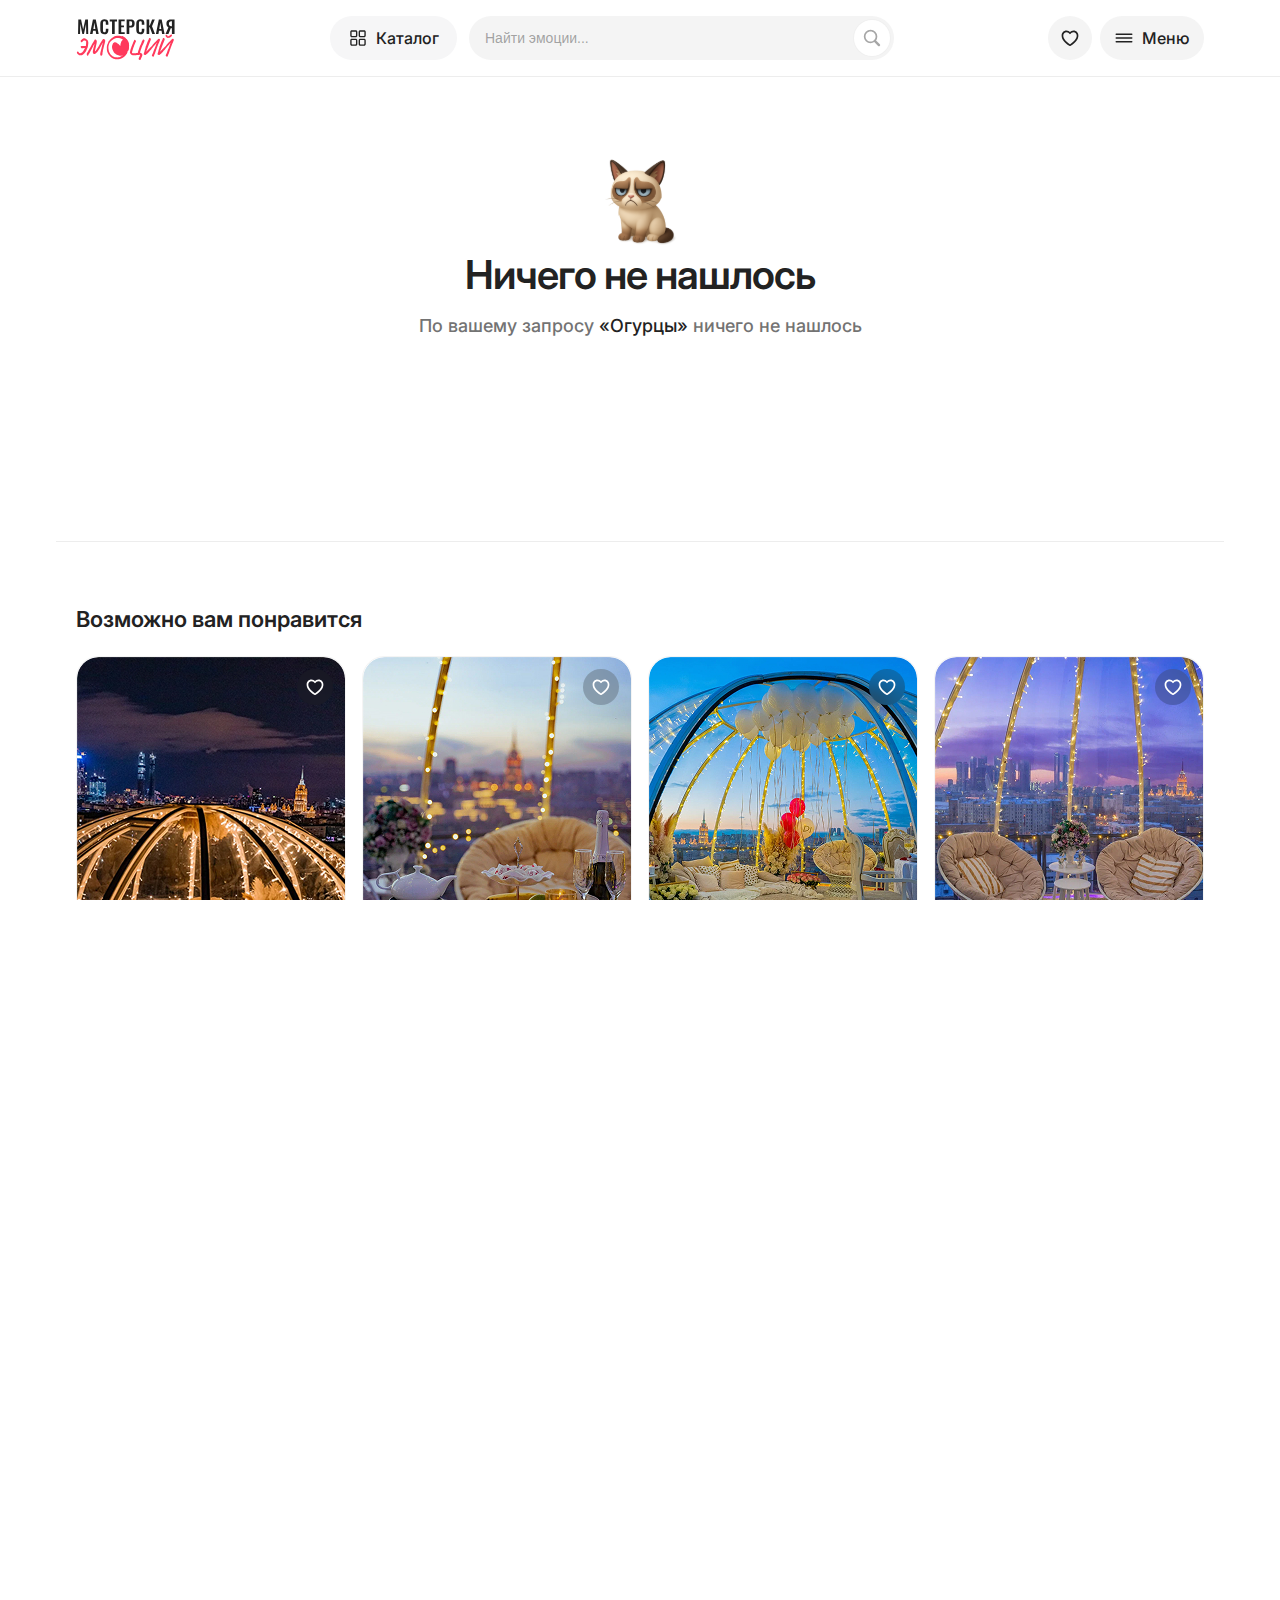
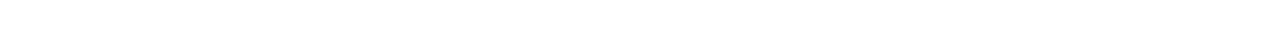
<file: search-empty.html>
<!doctype html>
<html lang="ru">
<head>
  <meta charset="utf-8" />
  <meta name="viewport" content="width=device-width,initial-scale=1" />
  <meta name="format-detection" content="telephone=no">
  <title>Мастерская эмоций — Главная</title>
  <!-- Swiper -->
  <link rel="stylesheet" href="assets/css/swiper-bundle.min.css">
  <!-- Main CSS -->
  <link rel="stylesheet" href="assets/css/main.css">
</head>
<body>
  <div class="page-blur"></div>
  <header class="site-header">
    <div class="container header-inner">
      <div class="header-controls">
        <img class="logo" src="assets/img/Logo.svg" alt="Logo">
        <div class="header-controls-wrap">
          <button id="catalogBtn" 
          class="btn ghost" 
          aria-expanded="false" 
          aria-controls="catalogPanel">
          <span class="icon"></span>
          <p>Каталог</p>
        </button>
        <div class="search-nav search-nav-main" >
          <input type="search" id="searchInput" placeholder="Найти эмоции..." />
          <button class="search-clear" id="clearBtn" aria-label="Очистить">
            <svg xmlns="http://www.w3.org/2000/svg" width="16" height="16" fill="none" viewBox="0 0 16 16">
              <path fill="#6A6A6A" fill-opacity=".6" d="M12.53 11.385a.66.66 0 0 1-.007.92.661.661 0 0 1-.925.005L7.994 8.707 4.391 12.31a.673.673 0 0 1-.926-.005.66.66 0 0 1 0-.92l3.603-3.61-3.603-3.603c-.246-.24-.246-.668 0-.926a.667.667 0 0 1 .926 0L7.994 6.85l3.604-3.604a.661.661 0 0 1 .925.006.654.654 0 0 1 .006.92L8.926 7.775l3.603 3.61Z"/>
            </svg>
          </button>
          <button class="search-box search-finder" id="searchBtn" aria-label="Поиск">
            <svg xmlns="http://www.w3.org/2000/svg" width="20" height="20" fill="none" viewBox="0 0 20 20">
              <path fill="#6A6A6A" fill-opacity=".6" d="M1.807 8.496A6.763 6.763 0 0 1 8.564 1.74a6.763 6.763 0 0 1 6.757 6.757 6.605 6.605 0 0 1-1.262 3.885l3.793 3.802c.225.232.34.54.34.871 0 .69-.506 1.22-1.211 1.22a1.21 1.21 0 0 1-.88-.348l-3.818-3.819a6.57 6.57 0 0 1-3.719 1.146 6.763 6.763 0 0 1-6.757-6.757Zm1.727 0c0 2.78 2.25 5.03 5.03 5.03 2.78 0 5.03-2.25 5.03-5.03 0-2.78-2.25-5.03-5.03-5.03-2.78 0-5.03 2.25-5.03 5.03Z"/>
            </svg>
          </button>
        </div>

        </div>
        <div class="header-controls-wrap-2">
          <a href="#">
            <div class="fav-btn">
              <svg xmlns="http://www.w3.org/2000/svg" width="20" height="20" fill="none" viewBox="0 0 20 20">
                <path fill="#222" d="M1.616 7.666c0-3.046 2.109-5.171 4.823-5.171 1.577 0 2.822.738 3.561 1.826.747-1.096 1.984-1.826 3.561-1.826 2.723 0 4.823 2.125 4.823 5.171 0 3.553-2.972 7.056-7.612 10.044-.25.158-.556.315-.772.315-.208 0-.523-.157-.772-.315-4.64-2.988-7.612-6.491-7.612-10.044Zm1.669 0c0 2.938 3.063 6.184 6.557 8.508.075.05.125.083.158.083s.083-.033.158-.083c3.494-2.324 6.557-5.57 6.557-8.508 0-2.108-1.386-3.528-3.245-3.528-1.494 0-2.308.922-2.864 1.71-.25.324-.39.44-.606.44-.216 0-.374-.108-.606-.44-.523-.797-1.361-1.71-2.864-1.71-1.86 0-3.245 1.42-3.245 3.528Z"/>
              </svg>
            </div>
          </a>
          <button id="menuBtn" class="btn" 
          aria-expanded="false" 
          aria-controls="menuPanel" 
          aria-haspopup="true" 
          aria-label="Открыть меню">
            <span class="icon"></span>
            <p>Меню</p>
        </button>
        </div>
        <!-- Menu panel -->
        <div id="menuPanel" class="panel menu-panel" hidden aria-hidden="true" role="menu" aria-label="Меню сайта">
          <div class="container">
            <ul class="menu-list" role="list">
              <li role="none"><a role="menuitem" href="#"><img src="assets/img/menu-icon-1.svg" alt="menu-icon">Контакты</a></li>
              <li role="none"><a role="menuitem" href="#"><img src="assets/img/menu-icon-2.svg" alt="menu-icon">Отзывы</a></li>
              <li role="none"><a role="menuitem" href="#"><img src="assets/img/menu-icon-3.svg" alt="menu-icon">Блог</a></li>
              <li role="none"><a role="menuitem" href="#"><img src="assets/img/menu-icon-4.svg" alt="menu-icon">Сертификат</a></li>
              <li role="none"><a role="menuitem" href="#"><img src="assets/img/menu-icon-5.svg" alt="menu-icon">Франшиза</a></li>
            </ul>
          </div>
        </div>

      </div>
    </div>
  </header>

  <div class="search-nav search-nav-panel" >
    <input type="search" id="searchInputPanel" placeholder="Найти эмоции..." />
    <button class="search-clear" id="clearBtn" aria-label="Очистить">
      <svg xmlns="http://www.w3.org/2000/svg" width="16" height="16" fill="none" viewBox="0 0 16 16">
        <path fill="#6A6A6A" fill-opacity=".6" d="M12.53 11.385a.66.66 0 0 1-.007.92.661.661 0 0 1-.925.005L7.994 8.707 4.391 12.31a.673.673 0 0 1-.926-.005.66.66 0 0 1 0-.92l3.603-3.61-3.603-3.603c-.246-.24-.246-.668 0-.926a.667.667 0 0 1 .926 0L7.994 6.85l3.604-3.604a.661.661 0 0 1 .925.006.654.654 0 0 1 .006.92L8.926 7.775l3.603 3.61Z"/>
      </svg>
    </button>
    <button class="search-box" id="searchBtn" aria-label="Поиск">
      <svg xmlns="http://www.w3.org/2000/svg" width="20" height="20" fill="none" viewBox="0 0 20 20">
        <path fill="#6A6A6A" fill-opacity=".6" d="M1.807 8.496A6.763 6.763 0 0 1 8.564 1.74a6.763 6.763 0 0 1 6.757 6.757 6.605 6.605 0 0 1-1.262 3.885l3.793 3.802c.225.232.34.54.34.871 0 .69-.506 1.22-1.211 1.22a1.21 1.21 0 0 1-.88-.348l-3.818-3.819a6.57 6.57 0 0 1-3.719 1.146 6.763 6.763 0 0 1-6.757-6.757Zm1.727 0c0 2.78 2.25 5.03 5.03 5.03 2.78 0 5.03-2.25 5.03-5.03 0-2.78-2.25-5.03-5.03-5.03-2.78 0-5.03 2.25-5.03 5.03Z"/>
      </svg>
    </button>
  </div>

  <!-- Catalog panel -->
  <div id="catalogPanel" class="panel catalog-panel" aria-hidden="true" role="region" aria-label="Каталог">
    <div class="container">
      <div class="catalog-grid">
        <a class="cat-item" href="#">
          <img src="assets/img/cat-1.svg" alt="">
          Предложение руки и сердца
        </a>
        <a class="cat-item" href="#"><img src="assets/img/cat-1.svg" alt="">
          Романтические свидания
        </a>
        <a class="cat-item" href="#"><img src="assets/img/cat-2.svg" alt="">
          Организация свадьбы
        </a>
        <a class="cat-item" href="#"><img src="assets/img/cat-2.svg" alt="">
          Выписка из роддома
        </a>
        <a class="cat-item" href="#"><img src="assets/img/cat-1.svg" alt="">
          Мальчишник
        </a>
        <a class="cat-item" href="#"><img src="assets/img/cat-1.svg" alt="">
          Девичник
        </a>
        <a class="cat-item" href="#"><img src="assets/img/cat-2.svg" alt="">
          Фотосессия
        </a>
        <a class="cat-item" href="#"><img src="assets/img/cat-1.svg" alt="">
          Гендерные праздники
        </a>
        <a class="cat-item" href="#"><img src="assets/img/cat-1.svg" alt="">
          Флешмоб
        </a>
        <a class="cat-item" href="#"><img src="assets/img/cat-1.svg" alt="">
          Выписка из роддома
        </a>
        <a class="cat-item" href="#"><img src="assets/img/cat-1.svg" alt="">
          Мальчишник
        </a>
        <a class="cat-item" href="#"><img src="assets/img/cat-1.svg" alt="">
          Девичник
        </a>
      </div>
    </div>
  </div>



  <main>

    <div class="search-page-head">
        <div class="search-nav" >
          <input type="search" id="searchInput" placeholder="Найти эмоции..." />
          <button class="search-clear" id="clearBtn" aria-label="Очистить">
            <svg xmlns="http://www.w3.org/2000/svg" width="16" height="16" fill="none" viewBox="0 0 16 16">
              <path fill="#6A6A6A" fill-opacity=".6" d="M12.53 11.385a.66.66 0 0 1-.007.92.661.661 0 0 1-.925.005L7.994 8.707 4.391 12.31a.673.673 0 0 1-.926-.005.66.66 0 0 1 0-.92l3.603-3.61-3.603-3.603c-.246-.24-.246-.668 0-.926a.667.667 0 0 1 .926 0L7.994 6.85l3.604-3.604a.661.661 0 0 1 .925.006.654.654 0 0 1 .006.92L8.926 7.775l3.603 3.61Z"/>
            </svg>
          </button>
          <button class="search-box search-finder" id="searchBtn" aria-label="Поиск">
            <svg xmlns="http://www.w3.org/2000/svg" width="20" height="20" fill="none" viewBox="0 0 20 20">
              <path fill="#6A6A6A" fill-opacity=".6" d="M1.807 8.496A6.763 6.763 0 0 1 8.564 1.74a6.763 6.763 0 0 1 6.757 6.757 6.605 6.605 0 0 1-1.262 3.885l3.793 3.802c.225.232.34.54.34.871 0 .69-.506 1.22-1.211 1.22a1.21 1.21 0 0 1-.88-.348l-3.818-3.819a6.57 6.57 0 0 1-3.719 1.146 6.763 6.763 0 0 1-6.757-6.757Zm1.727 0c0 2.78 2.25 5.03 5.03 5.03 2.78 0 5.03-2.25 5.03-5.03 0-2.78-2.25-5.03-5.03-5.03-2.78 0-5.03 2.25-5.03 5.03Z"/>
            </svg>
          </button>
        </div>
    </div>

    <section class="category-section container cat-page-section fav-page-cat-h seach-empty-page-h">
      <div class="category-head">
        <div class="category-title-group">
            <img class="cat-icon" src="assets/img/cat.svg" alt="cat">
            <div>
                <h1 class="category-name">Ничего не нашлось</h1>
                <p class="category-desc seach-p-empty-desc">По вашему запросу <span>«Огурцы»</span> ничего не нашлось</p>
            </div>
        </div>
      </div>
    </section>

    <!-- Service page categorys -->
    <section class="category-section container no-border-radius">
      <div class="category-head">
        <div class="category-title-group">
            <a href="#" class="category-name-same">Возможно вам понравится</a>
        </div>
      </div>

      <div class="cards-grid">
        <div class="cards-grid-inner">

          <article class="card">
              <div class="card-media">
                  <div class="swiper card-swiper">
                    <div class="swiper-wrapper">
                      <div class="swiper-slide"><img src="assets/img/card-1.jpg" alt=""></div>
                      <div class="swiper-slide"><img src="assets/img/card-2.jpg" alt=""></div>
                      <div class="swiper-slide"><img src="assets/img/card-3.jpg" alt=""></div>
                      <div class="swiper-slide"><img src="assets/img/card-4.jpg" alt=""></div>
                    </div>
                    <div class="swiper-pagination"></div>
                    <div class="swiper-button-prev">
                      <img src="assets/img/chevron-left.svg" alt="chevron">
                    </div>
                    <div class="swiper-button-next">
                      <img src="assets/img/chevron-right.svg" alt="chevron">
                    </div>
                  </div>
                  <button class="fav">
                    <svg xmlns="http://www.w3.org/2000/svg" width="20" height="20" fill="none" viewBox="0 0 20 20">
                      <path fill="#fff" d="M1.616 7.666c0-3.046 2.109-5.171 4.823-5.171 1.577 0 2.822.738 3.561 1.826.747-1.096 1.984-1.826 3.561-1.826 2.723 0 4.823 2.125 4.823 5.171 0 3.553-2.972 7.056-7.612 10.044-.25.158-.556.315-.772.315-.208 0-.523-.157-.772-.315-4.64-2.988-7.612-6.491-7.612-10.044Zm1.669 0c0 2.938 3.063 6.184 6.557 8.508.075.05.125.083.158.083s.083-.033.158-.083c3.494-2.324 6.557-5.57 6.557-8.508 0-2.108-1.386-3.528-3.245-3.528-1.494 0-2.308.922-2.864 1.71-.25.324-.39.44-.606.44-.216 0-.374-.108-.606-.44-.523-.797-1.361-1.71-2.864-1.71-1.86 0-3.245 1.42-3.245 3.528Z"/>
                    </svg>
                  </button>
              </div>
              <div class="card-body">
                <a href="#" class="card-title">Романтический вечер в гостинице</a>
                <p class="card-excerpt">Положите целый город к ногам своей второй половинки</p>
                <div class="card-meta">
                  <span class="price">от 20 000₽</span>
                </div>
              </div>
          </article>

          <article class="card">
            <div class="card-media">
                <div class="swiper card-swiper">
                  <div class="swiper-wrapper">
                    <div class="swiper-slide"><img src="assets/img/card-2.jpg" alt=""></div>
                    <div class="swiper-slide"><img src="assets/img/card-1.jpg" alt=""></div>
                    <div class="swiper-slide"><img src="assets/img/card-3.jpg" alt=""></div>
                    <div class="swiper-slide"><img src="assets/img/card-4.jpg" alt=""></div>
                  </div>
                  <div class="swiper-pagination"></div>
                  <div class="swiper-button-prev">
                    <img src="assets/img/chevron-left.svg" alt="chevron">
                  </div>
                  <div class="swiper-button-next">
                    <img src="assets/img/chevron-right.svg" alt="chevron">
                  </div>
                </div>
                <button class="fav">
                  <svg xmlns="http://www.w3.org/2000/svg" width="20" height="20" fill="none" viewBox="0 0 20 20">
                    <path fill="#fff" d="M1.616 7.666c0-3.046 2.109-5.171 4.823-5.171 1.577 0 2.822.738 3.561 1.826.747-1.096 1.984-1.826 3.561-1.826 2.723 0 4.823 2.125 4.823 5.171 0 3.553-2.972 7.056-7.612 10.044-.25.158-.556.315-.772.315-.208 0-.523-.157-.772-.315-4.64-2.988-7.612-6.491-7.612-10.044Zm1.669 0c0 2.938 3.063 6.184 6.557 8.508.075.05.125.083.158.083s.083-.033.158-.083c3.494-2.324 6.557-5.57 6.557-8.508 0-2.108-1.386-3.528-3.245-3.528-1.494 0-2.308.922-2.864 1.71-.25.324-.39.44-.606.44-.216 0-.374-.108-.606-.44-.523-.797-1.361-1.71-2.864-1.71-1.86 0-3.245 1.42-3.245 3.528Z"/>
                  </svg>
                </button>
            </div>
            <div class="card-body">
              <a class="card-title" href="#">Романтический вечер в гостинице</a>
              <p class="card-excerpt">Положите целый город к ногам своей второй половинки</p>
              <div class="card-meta">
                <span class="price">от 20 000₽</span>
              </div>
            </div>
          </article>

          <article class="card">
            <div class="card-media">
                <div class="swiper card-swiper">
                  <div class="swiper-wrapper">
                    <div class="swiper-slide"><img src="assets/img/card-3.jpg" alt=""></div>
                    <div class="swiper-slide"><img src="assets/img/card-1.jpg" alt=""></div>
                    <div class="swiper-slide"><img src="assets/img/card-2.jpg" alt=""></div>
                    <div class="swiper-slide"><img src="assets/img/card-4.jpg" alt=""></div>
                  </div>
                  <div class="swiper-pagination"></div>
                  <div class="swiper-button-prev">
                    <img src="assets/img/chevron-left.svg" alt="chevron">
                  </div>
                  <div class="swiper-button-next">
                    <img src="assets/img/chevron-right.svg" alt="chevron">
                  </div>
                </div>
                <button class="fav">
                  <svg xmlns="http://www.w3.org/2000/svg" width="20" height="20" fill="none" viewBox="0 0 20 20">
                    <path fill="#fff" d="M1.616 7.666c0-3.046 2.109-5.171 4.823-5.171 1.577 0 2.822.738 3.561 1.826.747-1.096 1.984-1.826 3.561-1.826 2.723 0 4.823 2.125 4.823 5.171 0 3.553-2.972 7.056-7.612 10.044-.25.158-.556.315-.772.315-.208 0-.523-.157-.772-.315-4.64-2.988-7.612-6.491-7.612-10.044Zm1.669 0c0 2.938 3.063 6.184 6.557 8.508.075.05.125.083.158.083s.083-.033.158-.083c3.494-2.324 6.557-5.57 6.557-8.508 0-2.108-1.386-3.528-3.245-3.528-1.494 0-2.308.922-2.864 1.71-.25.324-.39.44-.606.44-.216 0-.374-.108-.606-.44-.523-.797-1.361-1.71-2.864-1.71-1.86 0-3.245 1.42-3.245 3.528Z"/>
                  </svg>
                </button>
            </div>
            <div class="card-body">
              <a class="card-title" href="#">Романтический вечер в гостинице</a>
              <p class="card-excerpt">Положите целый город к ногам своей второй половинки</p>
              <div class="card-meta">
                <span class="price">от 20 000₽</span>
              </div>
            </div>
          </article>

          <article class="card">
            <div class="card-media">
                <div class="swiper card-swiper">
                  <div class="swiper-wrapper">
                    <div class="swiper-slide"><img src="assets/img/card-4.jpg" alt=""></div>
                    <div class="swiper-slide"><img src="assets/img/card-1.jpg" alt=""></div>
                    <div class="swiper-slide"><img src="assets/img/card-2.jpg" alt=""></div>
                    <div class="swiper-slide"><img src="assets/img/card-3.jpg" alt=""></div>
                  </div>
                  <div class="swiper-pagination"></div>
                  <div class="swiper-button-prev">
                    <img src="assets/img/chevron-left.svg" alt="chevron">
                  </div>
                  <div class="swiper-button-next">
                    <img src="assets/img/chevron-right.svg" alt="chevron">
                  </div>
                </div>
                <button class="fav">
                  <svg xmlns="http://www.w3.org/2000/svg" width="20" height="20" fill="none" viewBox="0 0 20 20">
                    <path fill="#fff" d="M1.616 7.666c0-3.046 2.109-5.171 4.823-5.171 1.577 0 2.822.738 3.561 1.826.747-1.096 1.984-1.826 3.561-1.826 2.723 0 4.823 2.125 4.823 5.171 0 3.553-2.972 7.056-7.612 10.044-.25.158-.556.315-.772.315-.208 0-.523-.157-.772-.315-4.64-2.988-7.612-6.491-7.612-10.044Zm1.669 0c0 2.938 3.063 6.184 6.557 8.508.075.05.125.083.158.083s.083-.033.158-.083c3.494-2.324 6.557-5.57 6.557-8.508 0-2.108-1.386-3.528-3.245-3.528-1.494 0-2.308.922-2.864 1.71-.25.324-.39.44-.606.44-.216 0-.374-.108-.606-.44-.523-.797-1.361-1.71-2.864-1.71-1.86 0-3.245 1.42-3.245 3.528Z"/>
                  </svg>
                </button>
            </div>
            <div class="card-body">
              <a class="card-title" href="#">Романтический вечер в гостинице</a>
              <p class="card-excerpt">Положите целый город к ногам своей второй половинки</p>
              <div class="card-meta">
                <span class="price">от 20 000₽</span>
              </div>
            </div>
          </article>
        </div>
        
      </div>
    </section>

  </main>

  <footer class="site-footer">
    <div class="container footer-inner">
      <div class="footer-cols">
        <div class="footer-col footer__logo">
          <img src="assets/img/Logo.svg" class="logo" alt="Logo">
        </div>
        <div class="footer-col footer__company">
          <p class="footer-col-title">Компания</p>
          <ul>
            <li><a href="#">Контакты</a></li>
            <li><a href="#">Отзывы</a></li>
            <li><a href="#">Блог</a></li>
            <li><a href="#">Cертификат</a></li>
            <li><a href="#">Франшиза</a></li>
          </ul>
        </div>
        <div class="footer-col footer__services">
          <p class="footer-col-title">Популярные услуги</p>
          <ul>
            <li><a href="#">Свидание в Москва-сити</a></li>
            <li><a href="#">Свидание в Останкино</a></li>
            <li><a href="#">Предложение руки и сердца</a></li>
            <li><a href="#">Флешмоб</a></li>
            <li><a href="#">Девичник</a></li>
            <li><a href="#">Мальчишник</a></li>
            <li><a href="#">Выписка с роддома</a></li>
          </ul>
        </div>
        <div class="footer-col footer__social">
          <p class="footer-col-title">Социальные сети</p>
          <ul>
            <li><a href="#"><img src="assets/img/vk.svg" alt="vk">Вконтакте</a></li>
            <li><a href="#"><img src="assets/img/tg.svg" alt="tg">Telegram</a></li>
            <li><a href="#"><img src="assets/img/youtube.svg" alt="youtube">Youtube</a></li>
            <li><a href="#"><img src="assets/img/ig.svg" alt="ig">Insta</a></li>
            <li><a href="#"><img src="assets/img/max.svg" alt="max">Max</a></li>
          </ul>
        </div>
      </div>
      <div class="footer-copy">
        <div class="footer-copy-text">
          <p>
            © 2025 Мастерская Эмоций <br>
            ОГРН: 321774600652941 <br>
            ИНН: 213001929258
          </p>
        </div>
        <div class="footer-copy-links">
          <a href="#">Авторские права</a>
          <a href="#">Политика конфиденциальности</a>
          <a href="#">Правила оказания услуг</a>
          <a href="#">Договор оферты</a>
        </div>
      </div>
    </div>
  </footer>


  <!-- Swiper JS -->
  <script src="assets/js/swiper-bundle.min.js"></script>
  <!-- Main JS -->
  <script src="assets/js/main.js"></script>
</body>
</html>
</file>
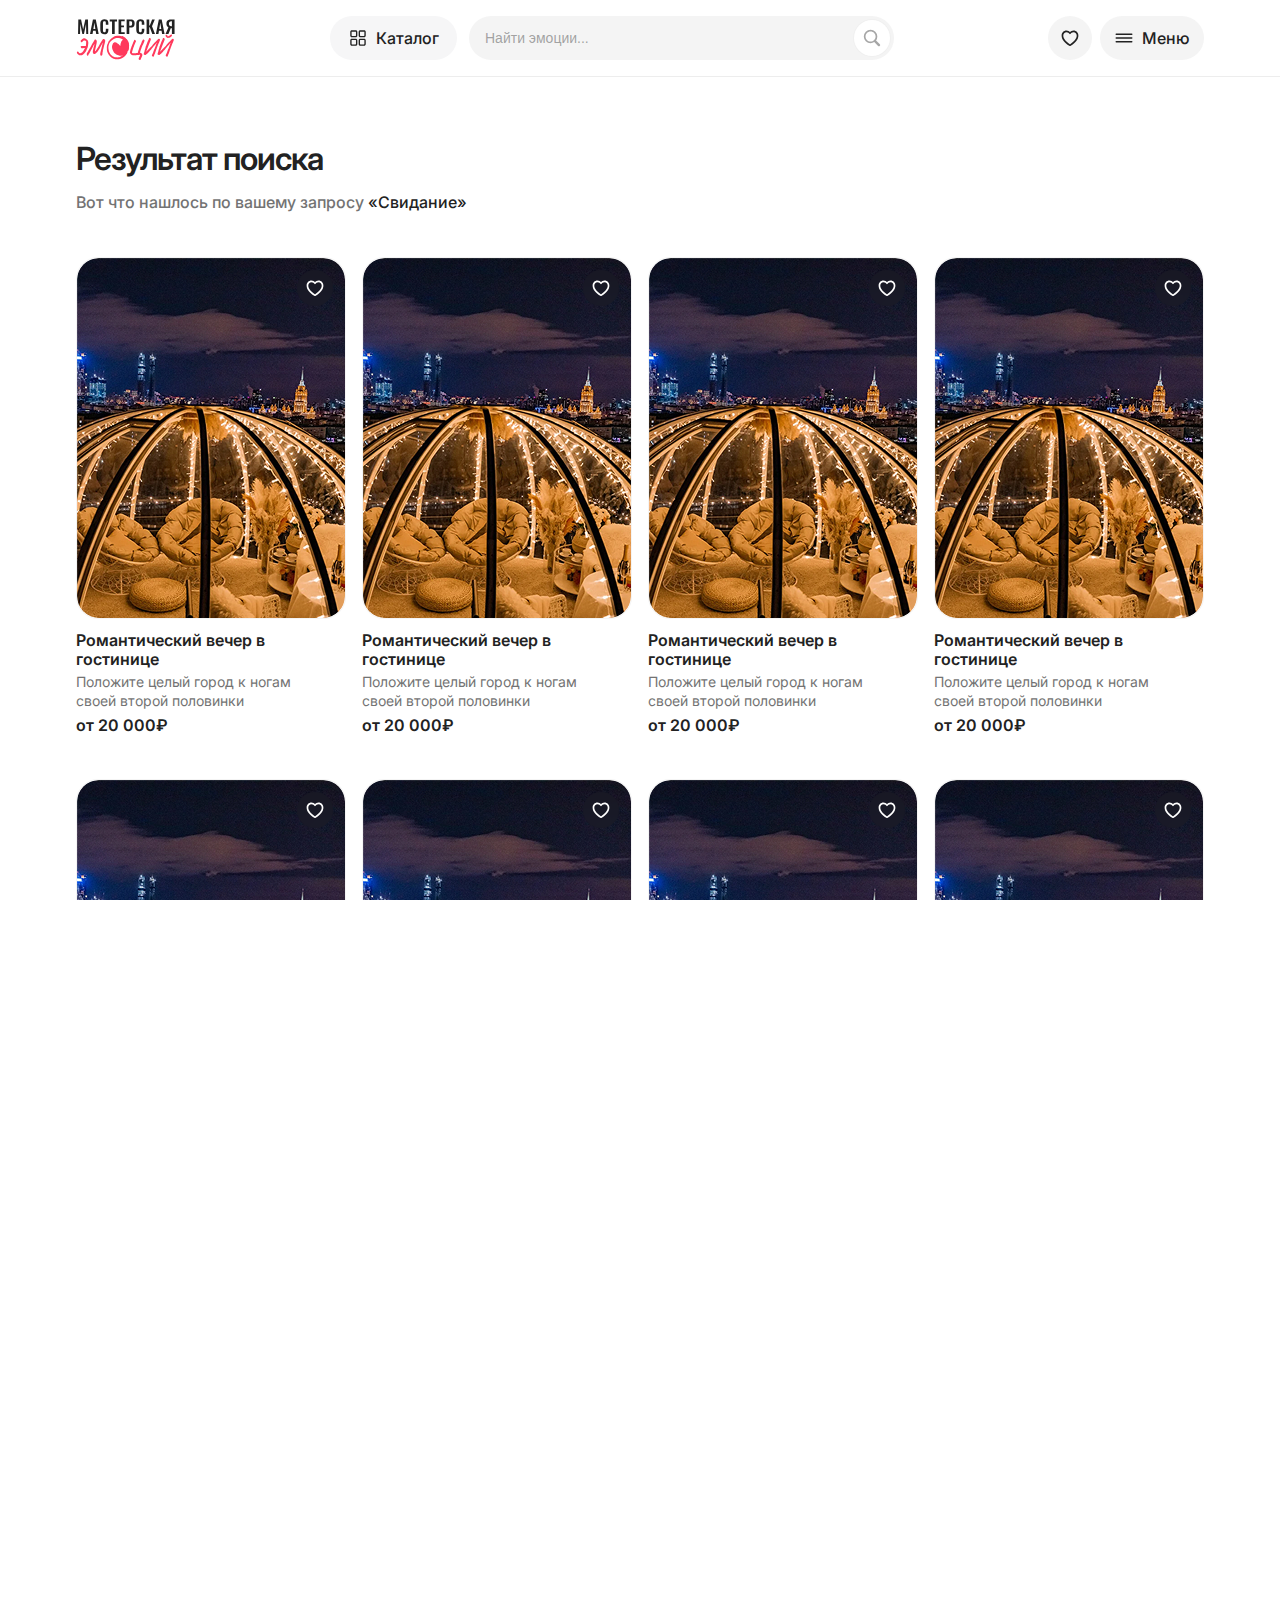
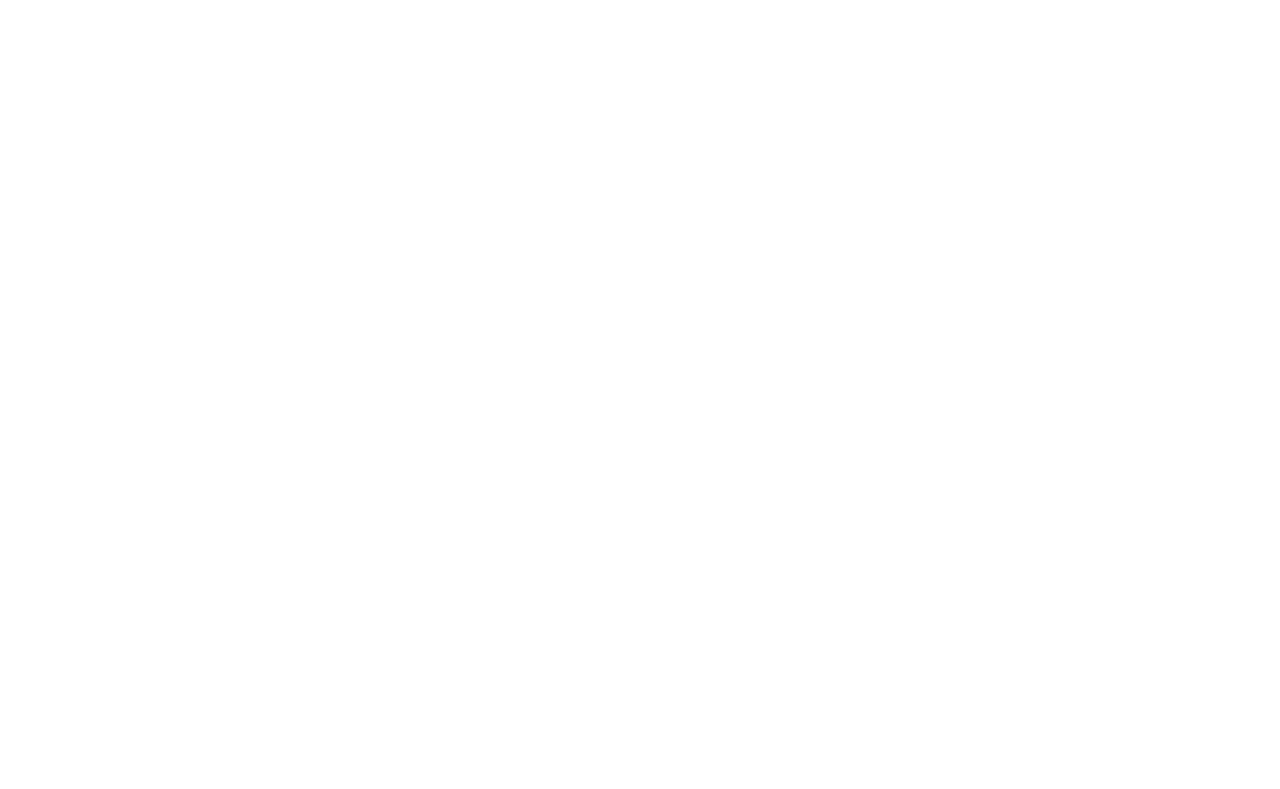
<file: search-results.html>
<!doctype html>
<html lang="ru">
<head>
  <meta charset="utf-8" />
  <meta name="viewport" content="width=device-width,initial-scale=1" />
  <meta name="format-detection" content="telephone=no">
  <title>Мастерская эмоций — Главная</title>
  <!-- Swiper -->
  <link rel="stylesheet" href="assets/css/swiper-bundle.min.css">
  <!-- Main CSS -->
  <link rel="stylesheet" href="assets/css/main.css">
</head>
<body>
  <div class="page-blur"></div>
  <header class="site-header">
    <div class="container header-inner">
      <div class="header-controls">
        <img class="logo" src="assets/img/Logo.svg" alt="Logo">
        <div class="header-controls-wrap">
          <button id="catalogBtn" 
          class="btn ghost" 
          aria-expanded="false" 
          aria-controls="catalogPanel">
          <span class="icon"></span>
          <p>Каталог</p>
        </button>
        <div class="search-nav search-nav-main" >
          <input type="search" id="searchInput" placeholder="Найти эмоции..." />
          <button class="search-clear" id="clearBtn" aria-label="Очистить">
            <svg xmlns="http://www.w3.org/2000/svg" width="16" height="16" fill="none" viewBox="0 0 16 16">
              <path fill="#6A6A6A" fill-opacity=".6" d="M12.53 11.385a.66.66 0 0 1-.007.92.661.661 0 0 1-.925.005L7.994 8.707 4.391 12.31a.673.673 0 0 1-.926-.005.66.66 0 0 1 0-.92l3.603-3.61-3.603-3.603c-.246-.24-.246-.668 0-.926a.667.667 0 0 1 .926 0L7.994 6.85l3.604-3.604a.661.661 0 0 1 .925.006.654.654 0 0 1 .006.92L8.926 7.775l3.603 3.61Z"/>
            </svg>
          </button>
          <button class="search-box search-finder" id="searchBtn" aria-label="Поиск">
            <svg xmlns="http://www.w3.org/2000/svg" width="20" height="20" fill="none" viewBox="0 0 20 20">
              <path fill="#6A6A6A" fill-opacity=".6" d="M1.807 8.496A6.763 6.763 0 0 1 8.564 1.74a6.763 6.763 0 0 1 6.757 6.757 6.605 6.605 0 0 1-1.262 3.885l3.793 3.802c.225.232.34.54.34.871 0 .69-.506 1.22-1.211 1.22a1.21 1.21 0 0 1-.88-.348l-3.818-3.819a6.57 6.57 0 0 1-3.719 1.146 6.763 6.763 0 0 1-6.757-6.757Zm1.727 0c0 2.78 2.25 5.03 5.03 5.03 2.78 0 5.03-2.25 5.03-5.03 0-2.78-2.25-5.03-5.03-5.03-2.78 0-5.03 2.25-5.03 5.03Z"/>
            </svg>
          </button>
        </div>

        </div>
        <div class="header-controls-wrap-2">
          <a href="#">
            <div class="fav-btn">
              <svg xmlns="http://www.w3.org/2000/svg" width="20" height="20" fill="none" viewBox="0 0 20 20">
                <path fill="#222" d="M1.616 7.666c0-3.046 2.109-5.171 4.823-5.171 1.577 0 2.822.738 3.561 1.826.747-1.096 1.984-1.826 3.561-1.826 2.723 0 4.823 2.125 4.823 5.171 0 3.553-2.972 7.056-7.612 10.044-.25.158-.556.315-.772.315-.208 0-.523-.157-.772-.315-4.64-2.988-7.612-6.491-7.612-10.044Zm1.669 0c0 2.938 3.063 6.184 6.557 8.508.075.05.125.083.158.083s.083-.033.158-.083c3.494-2.324 6.557-5.57 6.557-8.508 0-2.108-1.386-3.528-3.245-3.528-1.494 0-2.308.922-2.864 1.71-.25.324-.39.44-.606.44-.216 0-.374-.108-.606-.44-.523-.797-1.361-1.71-2.864-1.71-1.86 0-3.245 1.42-3.245 3.528Z"/>
              </svg>
            </div>
          </a>
          <button id="menuBtn" class="btn" 
          aria-expanded="false" 
          aria-controls="menuPanel" 
          aria-haspopup="true" 
          aria-label="Открыть меню">
            <span class="icon"></span>
            <p>Меню</p>
        </button>
        </div>
        <!-- Menu panel -->
        <div id="menuPanel" class="panel menu-panel" hidden aria-hidden="true" role="menu" aria-label="Меню сайта">
          <div class="container">
            <ul class="menu-list" role="list">
              <li role="none"><a role="menuitem" href="#"><img src="assets/img/menu-icon-1.svg" alt="menu-icon">Контакты</a></li>
              <li role="none"><a role="menuitem" href="#"><img src="assets/img/menu-icon-2.svg" alt="menu-icon">Отзывы</a></li>
              <li role="none"><a role="menuitem" href="#"><img src="assets/img/menu-icon-3.svg" alt="menu-icon">Блог</a></li>
              <li role="none"><a role="menuitem" href="#"><img src="assets/img/menu-icon-4.svg" alt="menu-icon">Сертификат</a></li>
              <li role="none"><a role="menuitem" href="#"><img src="assets/img/menu-icon-5.svg" alt="menu-icon">Франшиза</a></li>
            </ul>
          </div>
        </div>

      </div>
    </div>
  </header>

  <div class="search-nav-panel search-nav-panel" >
    <input type="search" id="searchInputPanel" placeholder="Найти эмоции..." />
    <button class="search-clear" id="clearBtn" aria-label="Очистить">
      <svg xmlns="http://www.w3.org/2000/svg" width="16" height="16" fill="none" viewBox="0 0 16 16">
        <path fill="#6A6A6A" fill-opacity=".6" d="M12.53 11.385a.66.66 0 0 1-.007.92.661.661 0 0 1-.925.005L7.994 8.707 4.391 12.31a.673.673 0 0 1-.926-.005.66.66 0 0 1 0-.92l3.603-3.61-3.603-3.603c-.246-.24-.246-.668 0-.926a.667.667 0 0 1 .926 0L7.994 6.85l3.604-3.604a.661.661 0 0 1 .925.006.654.654 0 0 1 .006.92L8.926 7.775l3.603 3.61Z"/>
      </svg>
    </button>
    <button class="search-box" id="searchBtn" aria-label="Поиск">
      <svg xmlns="http://www.w3.org/2000/svg" width="20" height="20" fill="none" viewBox="0 0 20 20">
        <path fill="#6A6A6A" fill-opacity=".6" d="M1.807 8.496A6.763 6.763 0 0 1 8.564 1.74a6.763 6.763 0 0 1 6.757 6.757 6.605 6.605 0 0 1-1.262 3.885l3.793 3.802c.225.232.34.54.34.871 0 .69-.506 1.22-1.211 1.22a1.21 1.21 0 0 1-.88-.348l-3.818-3.819a6.57 6.57 0 0 1-3.719 1.146 6.763 6.763 0 0 1-6.757-6.757Zm1.727 0c0 2.78 2.25 5.03 5.03 5.03 2.78 0 5.03-2.25 5.03-5.03 0-2.78-2.25-5.03-5.03-5.03-2.78 0-5.03 2.25-5.03 5.03Z"/>
      </svg>
    </button>
  </div>

  <!-- Catalog panel -->
  <div id="catalogPanel" class="panel catalog-panel" aria-hidden="true" role="region" aria-label="Каталог">
    <div class="container">
      <div class="catalog-grid">
        <a class="cat-item" href="#">
          <img src="assets/img/cat-1.svg" alt="">
          Предложение руки и сердца
        </a>
        <a class="cat-item" href="#"><img src="assets/img/cat-1.svg" alt="">
          Романтические свидания
        </a>
        <a class="cat-item" href="#"><img src="assets/img/cat-2.svg" alt="">
          Организация свадьбы
        </a>
        <a class="cat-item" href="#"><img src="assets/img/cat-2.svg" alt="">
          Выписка из роддома
        </a>
        <a class="cat-item" href="#"><img src="assets/img/cat-1.svg" alt="">
          Мальчишник
        </a>
        <a class="cat-item" href="#"><img src="assets/img/cat-1.svg" alt="">
          Девичник
        </a>
        <a class="cat-item" href="#"><img src="assets/img/cat-2.svg" alt="">
          Фотосессия
        </a>
        <a class="cat-item" href="#"><img src="assets/img/cat-1.svg" alt="">
          Гендерные праздники
        </a>
        <a class="cat-item" href="#"><img src="assets/img/cat-1.svg" alt="">
          Флешмоб
        </a>
        <a class="cat-item" href="#"><img src="assets/img/cat-1.svg" alt="">
          Выписка из роддома
        </a>
        <a class="cat-item" href="#"><img src="assets/img/cat-1.svg" alt="">
          Мальчишник
        </a>
        <a class="cat-item" href="#"><img src="assets/img/cat-1.svg" alt="">
          Девичник
        </a>
      </div>
    </div>
  </div>



  <main>

    <div class="search-page-head">
        <div class="search-nav" >
          <input type="search" id="searchInput" placeholder="Найти эмоции..." />
          <button class="search-clear" id="clearBtn" aria-label="Очистить">
            <svg xmlns="http://www.w3.org/2000/svg" width="16" height="16" fill="none" viewBox="0 0 16 16">
              <path fill="#6A6A6A" fill-opacity=".6" d="M12.53 11.385a.66.66 0 0 1-.007.92.661.661 0 0 1-.925.005L7.994 8.707 4.391 12.31a.673.673 0 0 1-.926-.005.66.66 0 0 1 0-.92l3.603-3.61-3.603-3.603c-.246-.24-.246-.668 0-.926a.667.667 0 0 1 .926 0L7.994 6.85l3.604-3.604a.661.661 0 0 1 .925.006.654.654 0 0 1 .006.92L8.926 7.775l3.603 3.61Z"/>
            </svg>
          </button>
          <button class="search-box search-finder" id="searchBtn" aria-label="Поиск">
            <svg xmlns="http://www.w3.org/2000/svg" width="20" height="20" fill="none" viewBox="0 0 20 20">
              <path fill="#6A6A6A" fill-opacity=".6" d="M1.807 8.496A6.763 6.763 0 0 1 8.564 1.74a6.763 6.763 0 0 1 6.757 6.757 6.605 6.605 0 0 1-1.262 3.885l3.793 3.802c.225.232.34.54.34.871 0 .69-.506 1.22-1.211 1.22a1.21 1.21 0 0 1-.88-.348l-3.818-3.819a6.57 6.57 0 0 1-3.719 1.146 6.763 6.763 0 0 1-6.757-6.757Zm1.727 0c0 2.78 2.25 5.03 5.03 5.03 2.78 0 5.03-2.25 5.03-5.03 0-2.78-2.25-5.03-5.03-5.03-2.78 0-5.03 2.25-5.03 5.03Z"/>
            </svg>
          </button>
        </div>
    </div>

    <section class="category-section container cat-page-section fav-full-page-cat-h seachl-page-cat-h">
      <div class="category-head seach-category-head">
        <div class="category-title-group">
            <div class="search-page-texts-wrap">
                <h1 class="category-name">Результат поиска</h1>
                <div class="search-page-desc">
                    Вот что нашлось по вашему запросу <span>«Свидание»</span>
                </div>
            </div>
        </div>
      </div>
    </section>

    <!-- Service page categorys -->
    <section class="category-section container no-border-radius category-section-fav-full-page seach-page-results-sec">
      <div class="cards-grid seach-cards-grid-inner">
        <div class="cards-grid-inner ">

          <article class="card">
              <div class="card-media">
                  <div class="swiper card-swiper">
                    <div class="swiper-wrapper">
                      <div class="swiper-slide"><img src="assets/img/card-1.jpg" alt=""></div>
                      <div class="swiper-slide"><img src="assets/img/card-2.jpg" alt=""></div>
                      <div class="swiper-slide"><img src="assets/img/card-3.jpg" alt=""></div>
                      <div class="swiper-slide"><img src="assets/img/card-4.jpg" alt=""></div>
                    </div>
                    <div class="swiper-pagination"></div>
                    <div class="swiper-button-prev">
                      <img src="assets/img/chevron-left.svg" alt="chevron">
                    </div>
                    <div class="swiper-button-next">
                      <img src="assets/img/chevron-right.svg" alt="chevron">
                    </div>
                  </div>
                  <button class="fav">
                    <svg xmlns="http://www.w3.org/2000/svg" width="20" height="20" fill="none" viewBox="0 0 20 20">
                      <path fill="#fff" d="M1.616 7.666c0-3.046 2.109-5.171 4.823-5.171 1.577 0 2.822.738 3.561 1.826.747-1.096 1.984-1.826 3.561-1.826 2.723 0 4.823 2.125 4.823 5.171 0 3.553-2.972 7.056-7.612 10.044-.25.158-.556.315-.772.315-.208 0-.523-.157-.772-.315-4.64-2.988-7.612-6.491-7.612-10.044Zm1.669 0c0 2.938 3.063 6.184 6.557 8.508.075.05.125.083.158.083s.083-.033.158-.083c3.494-2.324 6.557-5.57 6.557-8.508 0-2.108-1.386-3.528-3.245-3.528-1.494 0-2.308.922-2.864 1.71-.25.324-.39.44-.606.44-.216 0-.374-.108-.606-.44-.523-.797-1.361-1.71-2.864-1.71-1.86 0-3.245 1.42-3.245 3.528Z"/>
                    </svg>
                  </button>
              </div>
              <div class="card-body">
                <a href="#" class="card-title">Романтический вечер в гостинице</a>
                <p class="card-excerpt">Положите целый город к ногам своей второй половинки</p>
                <div class="card-meta">
                  <span class="price">от 20 000₽</span>
                </div>
              </div>
          </article>

          <article class="card">
              <div class="card-media">
                  <div class="swiper card-swiper">
                    <div class="swiper-wrapper">
                      <div class="swiper-slide"><img src="assets/img/card-1.jpg" alt=""></div>
                      <div class="swiper-slide"><img src="assets/img/card-2.jpg" alt=""></div>
                      <div class="swiper-slide"><img src="assets/img/card-3.jpg" alt=""></div>
                      <div class="swiper-slide"><img src="assets/img/card-4.jpg" alt=""></div>
                    </div>
                    <div class="swiper-pagination"></div>
                    <div class="swiper-button-prev">
                      <img src="assets/img/chevron-left.svg" alt="chevron">
                    </div>
                    <div class="swiper-button-next">
                      <img src="assets/img/chevron-right.svg" alt="chevron">
                    </div>
                  </div>
                  <button class="fav">
                    <svg xmlns="http://www.w3.org/2000/svg" width="20" height="20" fill="none" viewBox="0 0 20 20">
                      <path fill="#fff" d="M1.616 7.666c0-3.046 2.109-5.171 4.823-5.171 1.577 0 2.822.738 3.561 1.826.747-1.096 1.984-1.826 3.561-1.826 2.723 0 4.823 2.125 4.823 5.171 0 3.553-2.972 7.056-7.612 10.044-.25.158-.556.315-.772.315-.208 0-.523-.157-.772-.315-4.64-2.988-7.612-6.491-7.612-10.044Zm1.669 0c0 2.938 3.063 6.184 6.557 8.508.075.05.125.083.158.083s.083-.033.158-.083c3.494-2.324 6.557-5.57 6.557-8.508 0-2.108-1.386-3.528-3.245-3.528-1.494 0-2.308.922-2.864 1.71-.25.324-.39.44-.606.44-.216 0-.374-.108-.606-.44-.523-.797-1.361-1.71-2.864-1.71-1.86 0-3.245 1.42-3.245 3.528Z"/>
                    </svg>
                  </button>
              </div>
              <div class="card-body">
                <a href="#" class="card-title">Романтический вечер в гостинице</a>
                <p class="card-excerpt">Положите целый город к ногам своей второй половинки</p>
                <div class="card-meta">
                  <span class="price">от 20 000₽</span>
                </div>
              </div>
          </article>

          <article class="card">
              <div class="card-media">
                  <div class="swiper card-swiper">
                    <div class="swiper-wrapper">
                      <div class="swiper-slide"><img src="assets/img/card-1.jpg" alt=""></div>
                      <div class="swiper-slide"><img src="assets/img/card-2.jpg" alt=""></div>
                      <div class="swiper-slide"><img src="assets/img/card-3.jpg" alt=""></div>
                      <div class="swiper-slide"><img src="assets/img/card-4.jpg" alt=""></div>
                    </div>
                    <div class="swiper-pagination"></div>
                    <div class="swiper-button-prev">
                      <img src="assets/img/chevron-left.svg" alt="chevron">
                    </div>
                    <div class="swiper-button-next">
                      <img src="assets/img/chevron-right.svg" alt="chevron">
                    </div>
                  </div>
                  <button class="fav">
                    <svg xmlns="http://www.w3.org/2000/svg" width="20" height="20" fill="none" viewBox="0 0 20 20">
                      <path fill="#fff" d="M1.616 7.666c0-3.046 2.109-5.171 4.823-5.171 1.577 0 2.822.738 3.561 1.826.747-1.096 1.984-1.826 3.561-1.826 2.723 0 4.823 2.125 4.823 5.171 0 3.553-2.972 7.056-7.612 10.044-.25.158-.556.315-.772.315-.208 0-.523-.157-.772-.315-4.64-2.988-7.612-6.491-7.612-10.044Zm1.669 0c0 2.938 3.063 6.184 6.557 8.508.075.05.125.083.158.083s.083-.033.158-.083c3.494-2.324 6.557-5.57 6.557-8.508 0-2.108-1.386-3.528-3.245-3.528-1.494 0-2.308.922-2.864 1.71-.25.324-.39.44-.606.44-.216 0-.374-.108-.606-.44-.523-.797-1.361-1.71-2.864-1.71-1.86 0-3.245 1.42-3.245 3.528Z"/>
                    </svg>
                  </button>
              </div>
              <div class="card-body">
                <a href="#" class="card-title">Романтический вечер в гостинице</a>
                <p class="card-excerpt">Положите целый город к ногам своей второй половинки</p>
                <div class="card-meta">
                  <span class="price">от 20 000₽</span>
                </div>
              </div>
          </article>

          <article class="card">
              <div class="card-media">
                  <div class="swiper card-swiper">
                    <div class="swiper-wrapper">
                      <div class="swiper-slide"><img src="assets/img/card-1.jpg" alt=""></div>
                      <div class="swiper-slide"><img src="assets/img/card-2.jpg" alt=""></div>
                      <div class="swiper-slide"><img src="assets/img/card-3.jpg" alt=""></div>
                      <div class="swiper-slide"><img src="assets/img/card-4.jpg" alt=""></div>
                    </div>
                    <div class="swiper-pagination"></div>
                    <div class="swiper-button-prev">
                      <img src="assets/img/chevron-left.svg" alt="chevron">
                    </div>
                    <div class="swiper-button-next">
                      <img src="assets/img/chevron-right.svg" alt="chevron">
                    </div>
                  </div>
                  <button class="fav">
                    <svg xmlns="http://www.w3.org/2000/svg" width="20" height="20" fill="none" viewBox="0 0 20 20">
                      <path fill="#fff" d="M1.616 7.666c0-3.046 2.109-5.171 4.823-5.171 1.577 0 2.822.738 3.561 1.826.747-1.096 1.984-1.826 3.561-1.826 2.723 0 4.823 2.125 4.823 5.171 0 3.553-2.972 7.056-7.612 10.044-.25.158-.556.315-.772.315-.208 0-.523-.157-.772-.315-4.64-2.988-7.612-6.491-7.612-10.044Zm1.669 0c0 2.938 3.063 6.184 6.557 8.508.075.05.125.083.158.083s.083-.033.158-.083c3.494-2.324 6.557-5.57 6.557-8.508 0-2.108-1.386-3.528-3.245-3.528-1.494 0-2.308.922-2.864 1.71-.25.324-.39.44-.606.44-.216 0-.374-.108-.606-.44-.523-.797-1.361-1.71-2.864-1.71-1.86 0-3.245 1.42-3.245 3.528Z"/>
                    </svg>
                  </button>
              </div>
              <div class="card-body">
                <a href="#" class="card-title">Романтический вечер в гостинице</a>
                <p class="card-excerpt">Положите целый город к ногам своей второй половинки</p>
                <div class="card-meta">
                  <span class="price">от 20 000₽</span>
                </div>
              </div>
          </article>

          <article class="card">
              <div class="card-media">
                  <div class="swiper card-swiper">
                    <div class="swiper-wrapper">
                      <div class="swiper-slide"><img src="assets/img/card-1.jpg" alt=""></div>
                      <div class="swiper-slide"><img src="assets/img/card-2.jpg" alt=""></div>
                      <div class="swiper-slide"><img src="assets/img/card-3.jpg" alt=""></div>
                      <div class="swiper-slide"><img src="assets/img/card-4.jpg" alt=""></div>
                    </div>
                    <div class="swiper-pagination"></div>
                    <div class="swiper-button-prev">
                      <img src="assets/img/chevron-left.svg" alt="chevron">
                    </div>
                    <div class="swiper-button-next">
                      <img src="assets/img/chevron-right.svg" alt="chevron">
                    </div>
                  </div>
                  <button class="fav">
                    <svg xmlns="http://www.w3.org/2000/svg" width="20" height="20" fill="none" viewBox="0 0 20 20">
                      <path fill="#fff" d="M1.616 7.666c0-3.046 2.109-5.171 4.823-5.171 1.577 0 2.822.738 3.561 1.826.747-1.096 1.984-1.826 3.561-1.826 2.723 0 4.823 2.125 4.823 5.171 0 3.553-2.972 7.056-7.612 10.044-.25.158-.556.315-.772.315-.208 0-.523-.157-.772-.315-4.64-2.988-7.612-6.491-7.612-10.044Zm1.669 0c0 2.938 3.063 6.184 6.557 8.508.075.05.125.083.158.083s.083-.033.158-.083c3.494-2.324 6.557-5.57 6.557-8.508 0-2.108-1.386-3.528-3.245-3.528-1.494 0-2.308.922-2.864 1.71-.25.324-.39.44-.606.44-.216 0-.374-.108-.606-.44-.523-.797-1.361-1.71-2.864-1.71-1.86 0-3.245 1.42-3.245 3.528Z"/>
                    </svg>
                  </button>
              </div>
              <div class="card-body">
                <a href="#" class="card-title">Романтический вечер в гостинице</a>
                <p class="card-excerpt">Положите целый город к ногам своей второй половинки</p>
                <div class="card-meta">
                  <span class="price">от 20 000₽</span>
                </div>
              </div>
          </article>

          <article class="card">
              <div class="card-media">
                  <div class="swiper card-swiper">
                    <div class="swiper-wrapper">
                      <div class="swiper-slide"><img src="assets/img/card-1.jpg" alt=""></div>
                      <div class="swiper-slide"><img src="assets/img/card-2.jpg" alt=""></div>
                      <div class="swiper-slide"><img src="assets/img/card-3.jpg" alt=""></div>
                      <div class="swiper-slide"><img src="assets/img/card-4.jpg" alt=""></div>
                    </div>
                    <div class="swiper-pagination"></div>
                    <div class="swiper-button-prev">
                      <img src="assets/img/chevron-left.svg" alt="chevron">
                    </div>
                    <div class="swiper-button-next">
                      <img src="assets/img/chevron-right.svg" alt="chevron">
                    </div>
                  </div>
                  <button class="fav">
                    <svg xmlns="http://www.w3.org/2000/svg" width="20" height="20" fill="none" viewBox="0 0 20 20">
                      <path fill="#fff" d="M1.616 7.666c0-3.046 2.109-5.171 4.823-5.171 1.577 0 2.822.738 3.561 1.826.747-1.096 1.984-1.826 3.561-1.826 2.723 0 4.823 2.125 4.823 5.171 0 3.553-2.972 7.056-7.612 10.044-.25.158-.556.315-.772.315-.208 0-.523-.157-.772-.315-4.64-2.988-7.612-6.491-7.612-10.044Zm1.669 0c0 2.938 3.063 6.184 6.557 8.508.075.05.125.083.158.083s.083-.033.158-.083c3.494-2.324 6.557-5.57 6.557-8.508 0-2.108-1.386-3.528-3.245-3.528-1.494 0-2.308.922-2.864 1.71-.25.324-.39.44-.606.44-.216 0-.374-.108-.606-.44-.523-.797-1.361-1.71-2.864-1.71-1.86 0-3.245 1.42-3.245 3.528Z"/>
                    </svg>
                  </button>
              </div>
              <div class="card-body">
                <a href="#" class="card-title">Романтический вечер в гостинице</a>
                <p class="card-excerpt">Положите целый город к ногам своей второй половинки</p>
                <div class="card-meta">
                  <span class="price">от 20 000₽</span>
                </div>
              </div>
          </article>

           <article class="card">
              <div class="card-media">
                  <div class="swiper card-swiper">
                    <div class="swiper-wrapper">
                      <div class="swiper-slide"><img src="assets/img/card-1.jpg" alt=""></div>
                      <div class="swiper-slide"><img src="assets/img/card-2.jpg" alt=""></div>
                      <div class="swiper-slide"><img src="assets/img/card-3.jpg" alt=""></div>
                      <div class="swiper-slide"><img src="assets/img/card-4.jpg" alt=""></div>
                    </div>
                    <div class="swiper-pagination"></div>
                    <div class="swiper-button-prev">
                      <img src="assets/img/chevron-left.svg" alt="chevron">
                    </div>
                    <div class="swiper-button-next">
                      <img src="assets/img/chevron-right.svg" alt="chevron">
                    </div>
                  </div>
                  <button class="fav">
                    <svg xmlns="http://www.w3.org/2000/svg" width="20" height="20" fill="none" viewBox="0 0 20 20">
                      <path fill="#fff" d="M1.616 7.666c0-3.046 2.109-5.171 4.823-5.171 1.577 0 2.822.738 3.561 1.826.747-1.096 1.984-1.826 3.561-1.826 2.723 0 4.823 2.125 4.823 5.171 0 3.553-2.972 7.056-7.612 10.044-.25.158-.556.315-.772.315-.208 0-.523-.157-.772-.315-4.64-2.988-7.612-6.491-7.612-10.044Zm1.669 0c0 2.938 3.063 6.184 6.557 8.508.075.05.125.083.158.083s.083-.033.158-.083c3.494-2.324 6.557-5.57 6.557-8.508 0-2.108-1.386-3.528-3.245-3.528-1.494 0-2.308.922-2.864 1.71-.25.324-.39.44-.606.44-.216 0-.374-.108-.606-.44-.523-.797-1.361-1.71-2.864-1.71-1.86 0-3.245 1.42-3.245 3.528Z"/>
                    </svg>
                  </button>
              </div>
              <div class="card-body">
                <a href="#" class="card-title">Романтический вечер в гостинице</a>
                <p class="card-excerpt">Положите целый город к ногам своей второй половинки</p>
                <div class="card-meta">
                  <span class="price">от 20 000₽</span>
                </div>
              </div>
          </article>

          <article class="card">
              <div class="card-media">
                  <div class="swiper card-swiper">
                    <div class="swiper-wrapper">
                      <div class="swiper-slide"><img src="assets/img/card-1.jpg" alt=""></div>
                      <div class="swiper-slide"><img src="assets/img/card-2.jpg" alt=""></div>
                      <div class="swiper-slide"><img src="assets/img/card-3.jpg" alt=""></div>
                      <div class="swiper-slide"><img src="assets/img/card-4.jpg" alt=""></div>
                    </div>
                    <div class="swiper-pagination"></div>
                    <div class="swiper-button-prev">
                      <img src="assets/img/chevron-left.svg" alt="chevron">
                    </div>
                    <div class="swiper-button-next">
                      <img src="assets/img/chevron-right.svg" alt="chevron">
                    </div>
                  </div>
                  <button class="fav">
                    <svg xmlns="http://www.w3.org/2000/svg" width="20" height="20" fill="none" viewBox="0 0 20 20">
                      <path fill="#fff" d="M1.616 7.666c0-3.046 2.109-5.171 4.823-5.171 1.577 0 2.822.738 3.561 1.826.747-1.096 1.984-1.826 3.561-1.826 2.723 0 4.823 2.125 4.823 5.171 0 3.553-2.972 7.056-7.612 10.044-.25.158-.556.315-.772.315-.208 0-.523-.157-.772-.315-4.64-2.988-7.612-6.491-7.612-10.044Zm1.669 0c0 2.938 3.063 6.184 6.557 8.508.075.05.125.083.158.083s.083-.033.158-.083c3.494-2.324 6.557-5.57 6.557-8.508 0-2.108-1.386-3.528-3.245-3.528-1.494 0-2.308.922-2.864 1.71-.25.324-.39.44-.606.44-.216 0-.374-.108-.606-.44-.523-.797-1.361-1.71-2.864-1.71-1.86 0-3.245 1.42-3.245 3.528Z"/>
                    </svg>
                  </button>
              </div>
              <div class="card-body">
                <a href="#" class="card-title">Романтический вечер в гостинице</a>
                <p class="card-excerpt">Положите целый город к ногам своей второй половинки</p>
                <div class="card-meta">
                  <span class="price">от 20 000₽</span>
                </div>
              </div>
          </article>

          <article class="card">
              <div class="card-media">
                  <div class="swiper card-swiper">
                    <div class="swiper-wrapper">
                      <div class="swiper-slide"><img src="assets/img/card-1.jpg" alt=""></div>
                      <div class="swiper-slide"><img src="assets/img/card-2.jpg" alt=""></div>
                      <div class="swiper-slide"><img src="assets/img/card-3.jpg" alt=""></div>
                      <div class="swiper-slide"><img src="assets/img/card-4.jpg" alt=""></div>
                    </div>
                    <div class="swiper-pagination"></div>
                    <div class="swiper-button-prev">
                      <img src="assets/img/chevron-left.svg" alt="chevron">
                    </div>
                    <div class="swiper-button-next">
                      <img src="assets/img/chevron-right.svg" alt="chevron">
                    </div>
                  </div>
                  <button class="fav">
                    <svg xmlns="http://www.w3.org/2000/svg" width="20" height="20" fill="none" viewBox="0 0 20 20">
                      <path fill="#fff" d="M1.616 7.666c0-3.046 2.109-5.171 4.823-5.171 1.577 0 2.822.738 3.561 1.826.747-1.096 1.984-1.826 3.561-1.826 2.723 0 4.823 2.125 4.823 5.171 0 3.553-2.972 7.056-7.612 10.044-.25.158-.556.315-.772.315-.208 0-.523-.157-.772-.315-4.64-2.988-7.612-6.491-7.612-10.044Zm1.669 0c0 2.938 3.063 6.184 6.557 8.508.075.05.125.083.158.083s.083-.033.158-.083c3.494-2.324 6.557-5.57 6.557-8.508 0-2.108-1.386-3.528-3.245-3.528-1.494 0-2.308.922-2.864 1.71-.25.324-.39.44-.606.44-.216 0-.374-.108-.606-.44-.523-.797-1.361-1.71-2.864-1.71-1.86 0-3.245 1.42-3.245 3.528Z"/>
                    </svg>
                  </button>
              </div>
              <div class="card-body">
                <a href="#" class="card-title">Романтический вечер в гостинице</a>
                <p class="card-excerpt">Положите целый город к ногам своей второй половинки</p>
                <div class="card-meta">
                  <span class="price">от 20 000₽</span>
                </div>
              </div>
          </article>

           <article class="card">
              <div class="card-media">
                  <div class="swiper card-swiper">
                    <div class="swiper-wrapper">
                      <div class="swiper-slide"><img src="assets/img/card-1.jpg" alt=""></div>
                      <div class="swiper-slide"><img src="assets/img/card-2.jpg" alt=""></div>
                      <div class="swiper-slide"><img src="assets/img/card-3.jpg" alt=""></div>
                      <div class="swiper-slide"><img src="assets/img/card-4.jpg" alt=""></div>
                    </div>
                    <div class="swiper-pagination"></div>
                    <div class="swiper-button-prev">
                      <img src="assets/img/chevron-left.svg" alt="chevron">
                    </div>
                    <div class="swiper-button-next">
                      <img src="assets/img/chevron-right.svg" alt="chevron">
                    </div>
                  </div>
                  <button class="fav">
                    <svg xmlns="http://www.w3.org/2000/svg" width="20" height="20" fill="none" viewBox="0 0 20 20">
                      <path fill="#fff" d="M1.616 7.666c0-3.046 2.109-5.171 4.823-5.171 1.577 0 2.822.738 3.561 1.826.747-1.096 1.984-1.826 3.561-1.826 2.723 0 4.823 2.125 4.823 5.171 0 3.553-2.972 7.056-7.612 10.044-.25.158-.556.315-.772.315-.208 0-.523-.157-.772-.315-4.64-2.988-7.612-6.491-7.612-10.044Zm1.669 0c0 2.938 3.063 6.184 6.557 8.508.075.05.125.083.158.083s.083-.033.158-.083c3.494-2.324 6.557-5.57 6.557-8.508 0-2.108-1.386-3.528-3.245-3.528-1.494 0-2.308.922-2.864 1.71-.25.324-.39.44-.606.44-.216 0-.374-.108-.606-.44-.523-.797-1.361-1.71-2.864-1.71-1.86 0-3.245 1.42-3.245 3.528Z"/>
                    </svg>
                  </button>
              </div>
              <div class="card-body">
                <a href="#" class="card-title">Романтический вечер в гостинице</a>
                <p class="card-excerpt">Положите целый город к ногам своей второй половинки</p>
                <div class="card-meta">
                  <span class="price">от 20 000₽</span>
                </div>
              </div>
          </article>

          <article class="card">
              <div class="card-media">
                  <div class="swiper card-swiper">
                    <div class="swiper-wrapper">
                      <div class="swiper-slide"><img src="assets/img/card-1.jpg" alt=""></div>
                      <div class="swiper-slide"><img src="assets/img/card-2.jpg" alt=""></div>
                      <div class="swiper-slide"><img src="assets/img/card-3.jpg" alt=""></div>
                      <div class="swiper-slide"><img src="assets/img/card-4.jpg" alt=""></div>
                    </div>
                    <div class="swiper-pagination"></div>
                    <div class="swiper-button-prev">
                      <img src="assets/img/chevron-left.svg" alt="chevron">
                    </div>
                    <div class="swiper-button-next">
                      <img src="assets/img/chevron-right.svg" alt="chevron">
                    </div>
                  </div>
                  <button class="fav">
                    <svg xmlns="http://www.w3.org/2000/svg" width="20" height="20" fill="none" viewBox="0 0 20 20">
                      <path fill="#fff" d="M1.616 7.666c0-3.046 2.109-5.171 4.823-5.171 1.577 0 2.822.738 3.561 1.826.747-1.096 1.984-1.826 3.561-1.826 2.723 0 4.823 2.125 4.823 5.171 0 3.553-2.972 7.056-7.612 10.044-.25.158-.556.315-.772.315-.208 0-.523-.157-.772-.315-4.64-2.988-7.612-6.491-7.612-10.044Zm1.669 0c0 2.938 3.063 6.184 6.557 8.508.075.05.125.083.158.083s.083-.033.158-.083c3.494-2.324 6.557-5.57 6.557-8.508 0-2.108-1.386-3.528-3.245-3.528-1.494 0-2.308.922-2.864 1.71-.25.324-.39.44-.606.44-.216 0-.374-.108-.606-.44-.523-.797-1.361-1.71-2.864-1.71-1.86 0-3.245 1.42-3.245 3.528Z"/>
                    </svg>
                  </button>
              </div>
              <div class="card-body">
                <a href="#" class="card-title">Романтический вечер в гостинице</a>
                <p class="card-excerpt">Положите целый город к ногам своей второй половинки</p>
                <div class="card-meta">
                  <span class="price">от 20 000₽</span>
                </div>
              </div>
          </article>

          <article class="card">
              <div class="card-media">
                  <div class="swiper card-swiper">
                    <div class="swiper-wrapper">
                      <div class="swiper-slide"><img src="assets/img/card-1.jpg" alt=""></div>
                      <div class="swiper-slide"><img src="assets/img/card-2.jpg" alt=""></div>
                      <div class="swiper-slide"><img src="assets/img/card-3.jpg" alt=""></div>
                      <div class="swiper-slide"><img src="assets/img/card-4.jpg" alt=""></div>
                    </div>
                    <div class="swiper-pagination"></div>
                    <div class="swiper-button-prev">
                      <img src="assets/img/chevron-left.svg" alt="chevron">
                    </div>
                    <div class="swiper-button-next">
                      <img src="assets/img/chevron-right.svg" alt="chevron">
                    </div>
                  </div>
                  <button class="fav">
                    <svg xmlns="http://www.w3.org/2000/svg" width="20" height="20" fill="none" viewBox="0 0 20 20">
                      <path fill="#fff" d="M1.616 7.666c0-3.046 2.109-5.171 4.823-5.171 1.577 0 2.822.738 3.561 1.826.747-1.096 1.984-1.826 3.561-1.826 2.723 0 4.823 2.125 4.823 5.171 0 3.553-2.972 7.056-7.612 10.044-.25.158-.556.315-.772.315-.208 0-.523-.157-.772-.315-4.64-2.988-7.612-6.491-7.612-10.044Zm1.669 0c0 2.938 3.063 6.184 6.557 8.508.075.05.125.083.158.083s.083-.033.158-.083c3.494-2.324 6.557-5.57 6.557-8.508 0-2.108-1.386-3.528-3.245-3.528-1.494 0-2.308.922-2.864 1.71-.25.324-.39.44-.606.44-.216 0-.374-.108-.606-.44-.523-.797-1.361-1.71-2.864-1.71-1.86 0-3.245 1.42-3.245 3.528Z"/>
                    </svg>
                  </button>
              </div>
              <div class="card-body">
                <a href="#" class="card-title">Романтический вечер в гостинице</a>
                <p class="card-excerpt">Положите целый город к ногам своей второй половинки</p>
                <div class="card-meta">
                  <span class="price">от 20 000₽</span>
                </div>
              </div>
          </article>

        </div>
        
      </div>
    </section>

    <div class="reviews-page-items-more-wrapper">
        <button class="reviews-page-items-more-btn">
            Показать ещё
        </button>
    </div>

  </main>

  <footer class="site-footer">
    <div class="container footer-inner">
      <div class="footer-cols">
        <div class="footer-col footer__logo">
          <img src="assets/img/Logo.svg" class="logo" alt="Logo">
        </div>
        <div class="footer-col footer__company">
          <p class="footer-col-title">Компания</p>
          <ul>
            <li><a href="#">Контакты</a></li>
            <li><a href="#">Отзывы</a></li>
            <li><a href="#">Блог</a></li>
            <li><a href="#">Cертификат</a></li>
            <li><a href="#">Франшиза</a></li>
          </ul>
        </div>
        <div class="footer-col footer__services">
          <p class="footer-col-title">Популярные услуги</p>
          <ul>
            <li><a href="#">Свидание в Москва-сити</a></li>
            <li><a href="#">Свидание в Останкино</a></li>
            <li><a href="#">Предложение руки и сердца</a></li>
            <li><a href="#">Флешмоб</a></li>
            <li><a href="#">Девичник</a></li>
            <li><a href="#">Мальчишник</a></li>
            <li><a href="#">Выписка с роддома</a></li>
          </ul>
        </div>
        <div class="footer-col footer__social">
          <p class="footer-col-title">Социальные сети</p>
          <ul>
            <li><a href="#"><img src="assets/img/vk.svg" alt="vk">Вконтакте</a></li>
            <li><a href="#"><img src="assets/img/tg.svg" alt="tg">Telegram</a></li>
            <li><a href="#"><img src="assets/img/youtube.svg" alt="youtube">Youtube</a></li>
            <li><a href="#"><img src="assets/img/ig.svg" alt="ig">Insta</a></li>
            <li><a href="#"><img src="assets/img/max.svg" alt="max">Max</a></li>
          </ul>
        </div>
      </div>
      <div class="footer-copy">
        <div class="footer-copy-text">
          <p>
            © 2025 Мастерская Эмоций <br>
            ОГРН: 321774600652941 <br>
            ИНН: 213001929258
          </p>
        </div>
        <div class="footer-copy-links">
          <a href="#">Авторские права</a>
          <a href="#">Политика конфиденциальности</a>
          <a href="#">Правила оказания услуг</a>
          <a href="#">Договор оферты</a>
        </div>
      </div>
    </div>
  </footer>


  <!-- Swiper JS -->
  <script src="assets/js/swiper-bundle.min.js"></script>
  <!-- Main JS -->
  <script src="assets/js/main.js"></script>
</body>
</html>
</file>
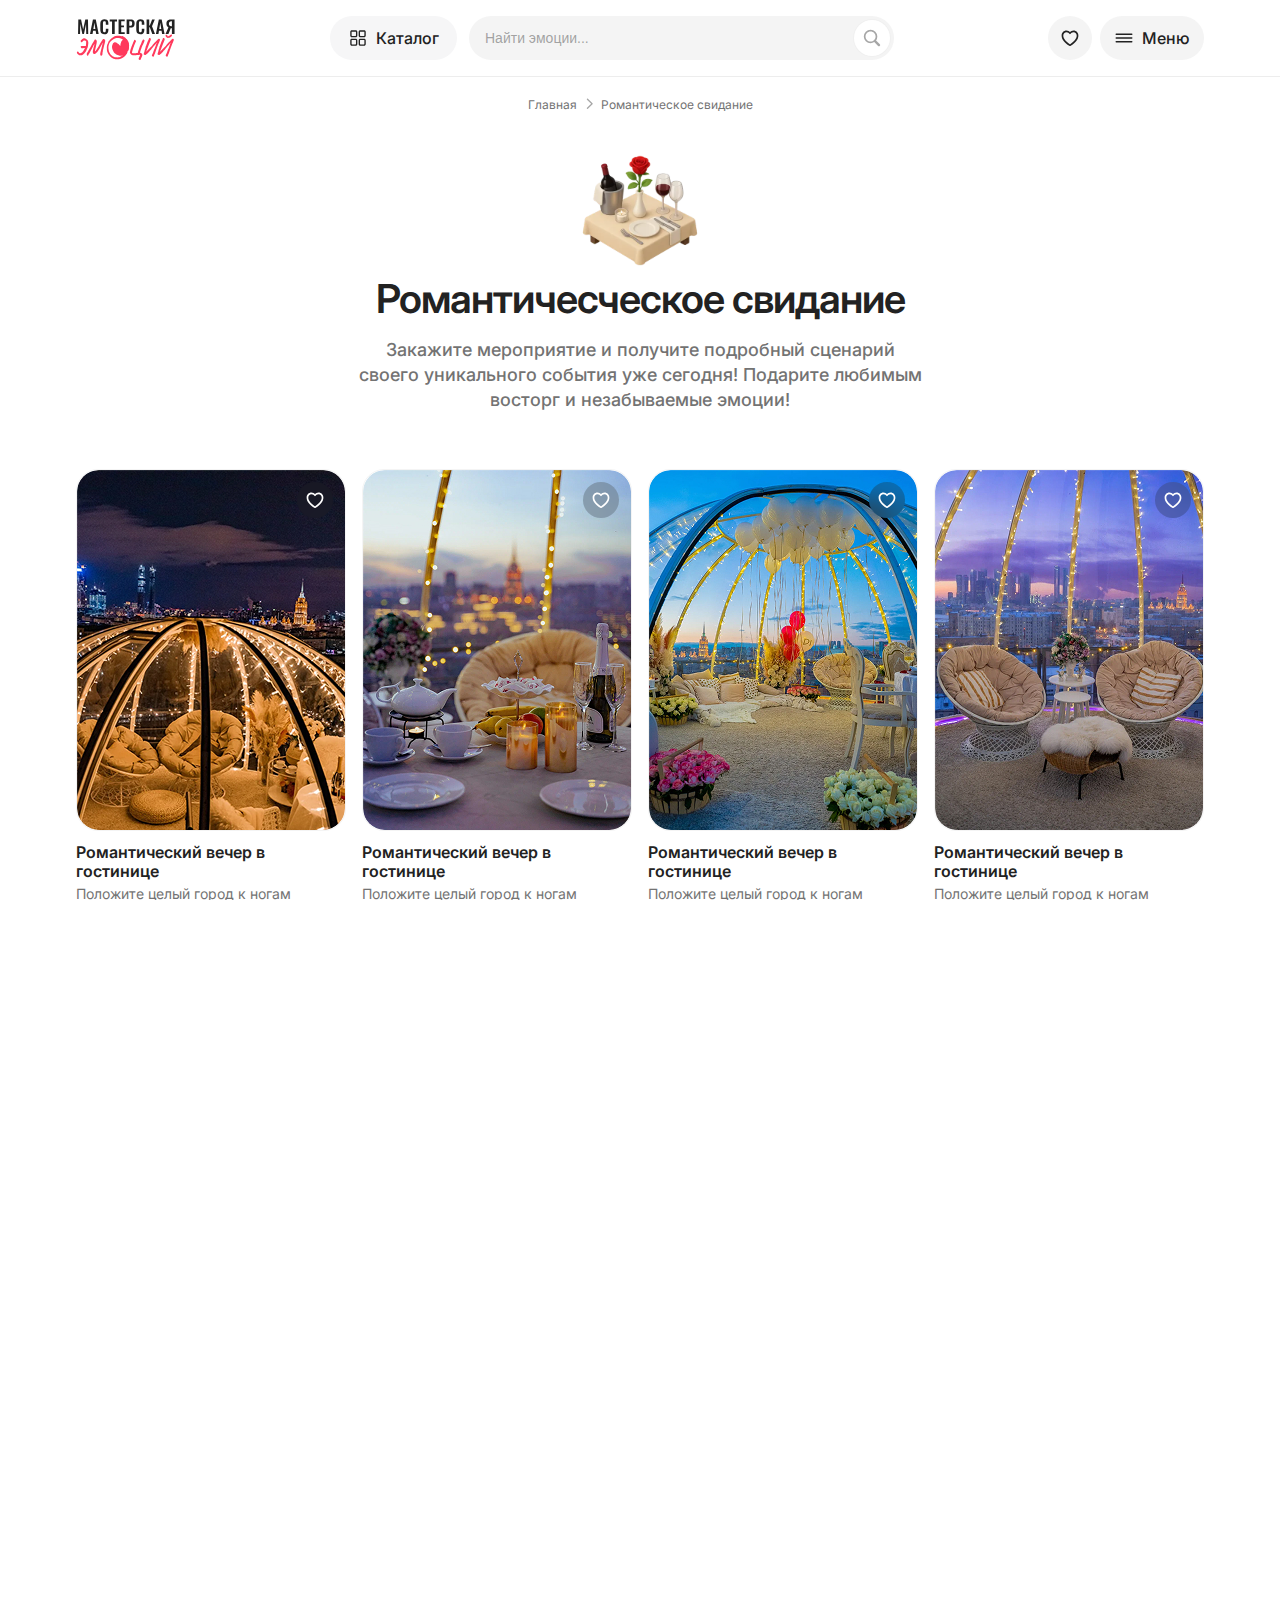
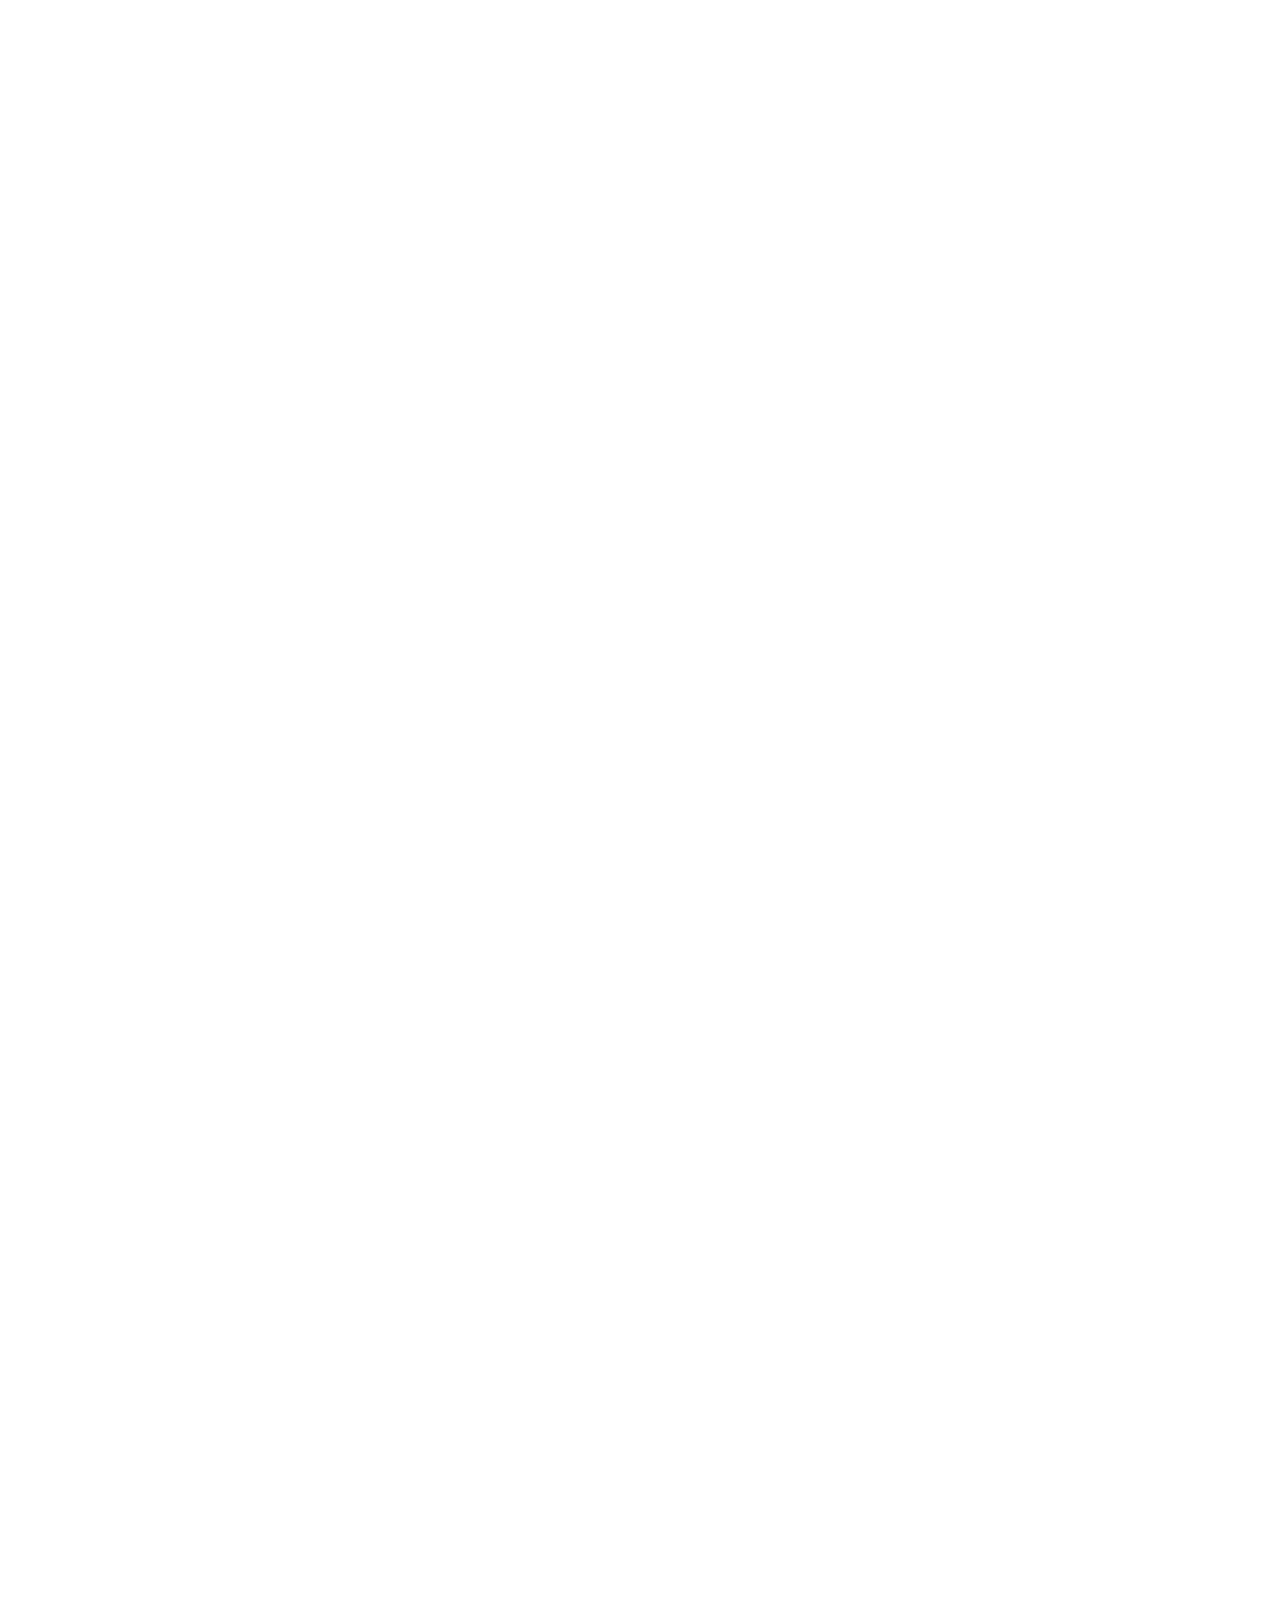
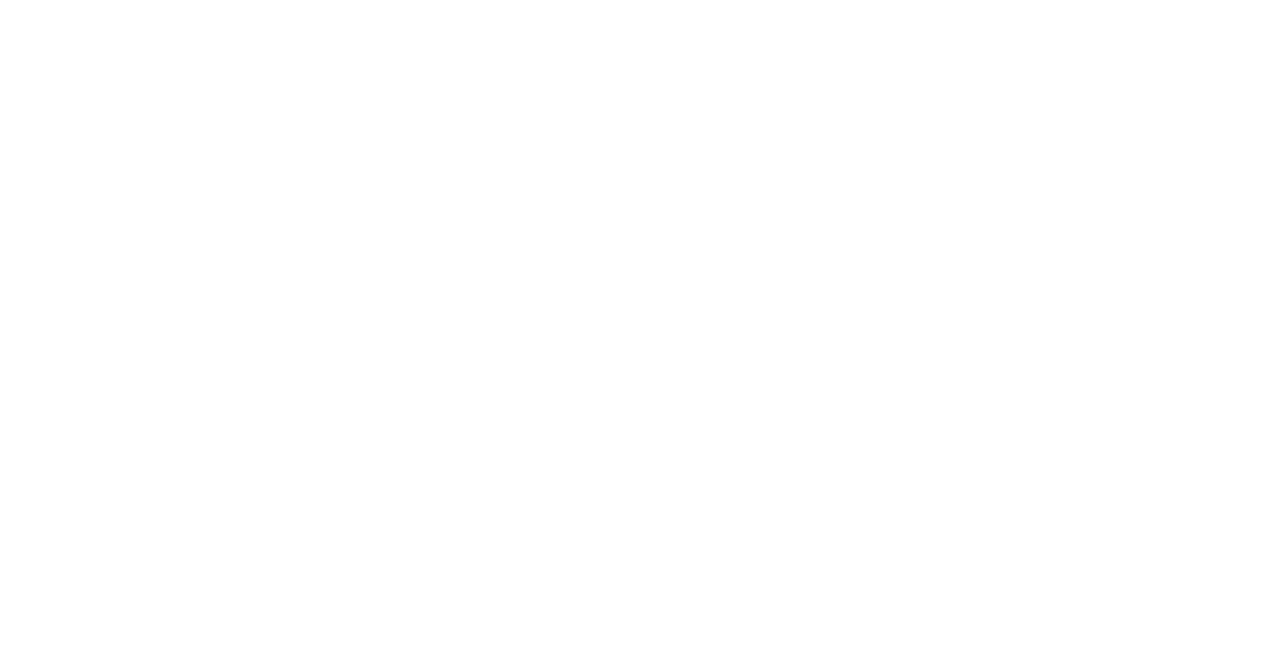
<file: service-category.html>
<!doctype html>
<html lang="ru">
<head>
  <meta charset="utf-8" />
  <meta name="viewport" content="width=device-width,initial-scale=1" />
  <meta name="format-detection" content="telephone=no">
  <title>Мастерская эмоций — Главная</title>
  <!-- Swiper -->
  <link rel="stylesheet" href="assets/css/swiper-bundle.min.css">
  <!-- Main CSS -->
  <link rel="stylesheet" href="assets/css/main.css">
</head>
<body>
  <div class="page-blur"></div>
  <header class="site-header">
    <div class="container header-inner">
      <div class="header-controls">
        <img class="logo" src="assets/img/Logo.svg" alt="Logo">
        <div class="header-controls-wrap">
          <button id="catalogBtn" 
          class="btn ghost" 
          aria-expanded="false" 
          aria-controls="catalogPanel">
          <span class="icon"></span>
          <p>Каталог</p>
        </button>
        <div class="search-nav search-nav-main" >
          <input type="search" id="searchInput" placeholder="Найти эмоции..." />
          <button class="search-clear" id="clearBtn" aria-label="Очистить">
            <svg xmlns="http://www.w3.org/2000/svg" width="16" height="16" fill="none" viewBox="0 0 16 16">
              <path fill="#6A6A6A" fill-opacity=".6" d="M12.53 11.385a.66.66 0 0 1-.007.92.661.661 0 0 1-.925.005L7.994 8.707 4.391 12.31a.673.673 0 0 1-.926-.005.66.66 0 0 1 0-.92l3.603-3.61-3.603-3.603c-.246-.24-.246-.668 0-.926a.667.667 0 0 1 .926 0L7.994 6.85l3.604-3.604a.661.661 0 0 1 .925.006.654.654 0 0 1 .006.92L8.926 7.775l3.603 3.61Z"/>
            </svg>
          </button>
          <button class="search-box search-finder" id="searchBtn" aria-label="Поиск">
            <svg xmlns="http://www.w3.org/2000/svg" width="20" height="20" fill="none" viewBox="0 0 20 20">
              <path fill="#6A6A6A" fill-opacity=".6" d="M1.807 8.496A6.763 6.763 0 0 1 8.564 1.74a6.763 6.763 0 0 1 6.757 6.757 6.605 6.605 0 0 1-1.262 3.885l3.793 3.802c.225.232.34.54.34.871 0 .69-.506 1.22-1.211 1.22a1.21 1.21 0 0 1-.88-.348l-3.818-3.819a6.57 6.57 0 0 1-3.719 1.146 6.763 6.763 0 0 1-6.757-6.757Zm1.727 0c0 2.78 2.25 5.03 5.03 5.03 2.78 0 5.03-2.25 5.03-5.03 0-2.78-2.25-5.03-5.03-5.03-2.78 0-5.03 2.25-5.03 5.03Z"/>
            </svg>
          </button>
        </div>

        </div>
        <div class="header-controls-wrap-2">
          <a href="#">
            <div class="fav-btn">
              <svg xmlns="http://www.w3.org/2000/svg" width="20" height="20" fill="none" viewBox="0 0 20 20">
                <path fill="#222" d="M1.616 7.666c0-3.046 2.109-5.171 4.823-5.171 1.577 0 2.822.738 3.561 1.826.747-1.096 1.984-1.826 3.561-1.826 2.723 0 4.823 2.125 4.823 5.171 0 3.553-2.972 7.056-7.612 10.044-.25.158-.556.315-.772.315-.208 0-.523-.157-.772-.315-4.64-2.988-7.612-6.491-7.612-10.044Zm1.669 0c0 2.938 3.063 6.184 6.557 8.508.075.05.125.083.158.083s.083-.033.158-.083c3.494-2.324 6.557-5.57 6.557-8.508 0-2.108-1.386-3.528-3.245-3.528-1.494 0-2.308.922-2.864 1.71-.25.324-.39.44-.606.44-.216 0-.374-.108-.606-.44-.523-.797-1.361-1.71-2.864-1.71-1.86 0-3.245 1.42-3.245 3.528Z"/>
              </svg>
            </div>
          </a>
          <button id="menuBtn" class="btn" 
          aria-expanded="false" 
          aria-controls="menuPanel" 
          aria-haspopup="true" 
          aria-label="Открыть меню">
            <span class="icon"></span>
            <p>Меню</p>
        </button>
        </div>
        <!-- Menu panel -->
        <div id="menuPanel" class="panel menu-panel" hidden aria-hidden="true" role="menu" aria-label="Меню сайта">
          <div class="container">
            <ul class="menu-list" role="list">
              <li role="none"><a role="menuitem" href="#"><img src="assets/img/menu-icon-1.svg" alt="menu-icon">Контакты</a></li>
              <li role="none"><a role="menuitem" href="#"><img src="assets/img/menu-icon-2.svg" alt="menu-icon">Отзывы</a></li>
              <li role="none"><a role="menuitem" href="#"><img src="assets/img/menu-icon-3.svg" alt="menu-icon">Блог</a></li>
              <li role="none"><a role="menuitem" href="#"><img src="assets/img/menu-icon-4.svg" alt="menu-icon">Сертификат</a></li>
              <li role="none"><a role="menuitem" href="#"><img src="assets/img/menu-icon-5.svg" alt="menu-icon">Франшиза</a></li>
            </ul>
          </div>
        </div>

      </div>
    </div>
  </header>

  <div class="search-nav search-nav-panel" >
    <input type="search" id="searchInputPanel" placeholder="Найти эмоции..." />
    <button class="search-clear" id="clearBtn" aria-label="Очистить">
      <svg xmlns="http://www.w3.org/2000/svg" width="16" height="16" fill="none" viewBox="0 0 16 16">
        <path fill="#6A6A6A" fill-opacity=".6" d="M12.53 11.385a.66.66 0 0 1-.007.92.661.661 0 0 1-.925.005L7.994 8.707 4.391 12.31a.673.673 0 0 1-.926-.005.66.66 0 0 1 0-.92l3.603-3.61-3.603-3.603c-.246-.24-.246-.668 0-.926a.667.667 0 0 1 .926 0L7.994 6.85l3.604-3.604a.661.661 0 0 1 .925.006.654.654 0 0 1 .006.92L8.926 7.775l3.603 3.61Z"/>
      </svg>
    </button>
    <button class="search-box" id="searchBtn" aria-label="Поиск">
      <svg xmlns="http://www.w3.org/2000/svg" width="20" height="20" fill="none" viewBox="0 0 20 20">
        <path fill="#6A6A6A" fill-opacity=".6" d="M1.807 8.496A6.763 6.763 0 0 1 8.564 1.74a6.763 6.763 0 0 1 6.757 6.757 6.605 6.605 0 0 1-1.262 3.885l3.793 3.802c.225.232.34.54.34.871 0 .69-.506 1.22-1.211 1.22a1.21 1.21 0 0 1-.88-.348l-3.818-3.819a6.57 6.57 0 0 1-3.719 1.146 6.763 6.763 0 0 1-6.757-6.757Zm1.727 0c0 2.78 2.25 5.03 5.03 5.03 2.78 0 5.03-2.25 5.03-5.03 0-2.78-2.25-5.03-5.03-5.03-2.78 0-5.03 2.25-5.03 5.03Z"/>
      </svg>
    </button>
  </div>

  <!-- Catalog panel -->
  <div id="catalogPanel" class="panel catalog-panel" aria-hidden="true" role="region" aria-label="Каталог">
    <div class="container">
      <div class="catalog-grid">
        <a class="cat-item" href="#">
          <img src="assets/img/cat-1.svg" alt="">
          Предложение руки и сердца
        </a>
        <a class="cat-item" href="#"><img src="assets/img/cat-1.svg" alt="">
          Романтические свидания
        </a>
        <a class="cat-item" href="#"><img src="assets/img/cat-2.svg" alt="">
          Организация свадьбы
        </a>
        <a class="cat-item" href="#"><img src="assets/img/cat-2.svg" alt="">
          Выписка из роддома
        </a>
        <a class="cat-item" href="#"><img src="assets/img/cat-1.svg" alt="">
          Мальчишник
        </a>
        <a class="cat-item" href="#"><img src="assets/img/cat-1.svg" alt="">
          Девичник
        </a>
        <a class="cat-item" href="#"><img src="assets/img/cat-2.svg" alt="">
          Фотосессия
        </a>
        <a class="cat-item" href="#"><img src="assets/img/cat-1.svg" alt="">
          Гендерные праздники
        </a>
        <a class="cat-item" href="#"><img src="assets/img/cat-1.svg" alt="">
          Флешмоб
        </a>
        <a class="cat-item" href="#"><img src="assets/img/cat-1.svg" alt="">
          Выписка из роддома
        </a>
        <a class="cat-item" href="#"><img src="assets/img/cat-1.svg" alt="">
          Мальчишник
        </a>
        <a class="cat-item" href="#"><img src="assets/img/cat-1.svg" alt="">
          Девичник
        </a>
      </div>
    </div>
  </div>



  <main>
    <!-- Breadcrumbs -->
    <nav class="page-breadcrumbs container center" aria-label="Хлебные крошки">
      <ol class="breadcrumbs-list" itemscope itemtype="https://schema.org/BreadcrumbList">

        <li class="breadcrumbs-item" itemprop="itemListElement" itemscope itemtype="https://schema.org/ListItem">
          <a href="index.html" itemprop="item">
            <span itemprop="name">Главная</span>
          </a>
          <meta itemprop="position" content="1" />
        </li>

        <li class="breadcrumbs-separator" aria-hidden="true">
          <svg xmlns="http://www.w3.org/2000/svg" width="16" height="16" fill="none" viewBox="0 0 16 16">
            <path fill="#6A6A6A" fill-opacity=".6" d="M11.75 7.77c0 .199-.07.369-.229.521l-4.57 4.47a.645.645 0 0 1-.474.194.674.674 0 0 1-.686-.68c0-.187.082-.357.205-.486l4.125-4.02L5.996 3.75a.707.707 0 0 1-.205-.492c0-.381.305-.674.686-.674.187 0 .345.064.474.193l4.57 4.471a.712.712 0 0 1 .229.522Z"/>
          </svg>
        </li>

        <li class="breadcrumbs-item current" itemprop="itemListElement" itemscope itemtype="https://schema.org/ListItem">
          <span itemprop="name">Романтическое свидание</span>
          <meta itemprop="position" content="2" />
        </li>

      </ol>
    </nav>

    <section class="category-section container cat-page-section">
      <div class="category-head">
        <div class="category-title-group">
          <img class="cat-icon" src="assets/img/cat-1.svg" alt="">
          <div>
            <h1 class="category-name">Романтичесческое свидание</h1>
            <p class="category-desc">Закажите мероприятие и получите подробный сценарий своего уникального события уже сегодня! Подарите любимым восторг и незабываемые эмоции!</p>
          </div>
        </div>
      </div>
      <div class="cards-grid">
        <div class="cards-grid-inner">

          <article class="card">
              <div class="card-media">
                  <div class="swiper card-swiper">
                    <div class="swiper-wrapper">
                      <div class="swiper-slide"><img src="assets/img/card-1.jpg" alt=""></div>
                      <div class="swiper-slide"><img src="assets/img/card-2.jpg" alt=""></div>
                      <div class="swiper-slide"><img src="assets/img/card-3.jpg" alt=""></div>
                      <div class="swiper-slide"><img src="assets/img/card-4.jpg" alt=""></div>
                    </div>
                    <div class="swiper-pagination"></div>
                    <div class="swiper-button-prev">
                      <img src="assets/img/chevron-left.svg" alt="chevron">
                    </div>
                    <div class="swiper-button-next">
                      <img src="assets/img/chevron-right.svg" alt="chevron">
                    </div>
                  </div>
                  <button class="fav">
                    <svg xmlns="http://www.w3.org/2000/svg" width="20" height="20" fill="none" viewBox="0 0 20 20">
                      <path fill="#fff" d="M1.616 7.666c0-3.046 2.109-5.171 4.823-5.171 1.577 0 2.822.738 3.561 1.826.747-1.096 1.984-1.826 3.561-1.826 2.723 0 4.823 2.125 4.823 5.171 0 3.553-2.972 7.056-7.612 10.044-.25.158-.556.315-.772.315-.208 0-.523-.157-.772-.315-4.64-2.988-7.612-6.491-7.612-10.044Zm1.669 0c0 2.938 3.063 6.184 6.557 8.508.075.05.125.083.158.083s.083-.033.158-.083c3.494-2.324 6.557-5.57 6.557-8.508 0-2.108-1.386-3.528-3.245-3.528-1.494 0-2.308.922-2.864 1.71-.25.324-.39.44-.606.44-.216 0-.374-.108-.606-.44-.523-.797-1.361-1.71-2.864-1.71-1.86 0-3.245 1.42-3.245 3.528Z"/>
                    </svg>
                  </button>
              </div>
              <div class="card-body">
                <a href="#" class="card-title">Романтический вечер в гостинице</a>
                <p class="card-excerpt">Положите целый город к ногам своей второй половинки</p>
                <div class="card-meta">
                  <span class="price">от 20 000₽</span>
                </div>
              </div>
          </article>

          <article class="card">
            <div class="card-media">
                <div class="swiper card-swiper">
                  <div class="swiper-wrapper">
                    <div class="swiper-slide"><img src="assets/img/card-2.jpg" alt=""></div>
                    <div class="swiper-slide"><img src="assets/img/card-1.jpg" alt=""></div>
                    <div class="swiper-slide"><img src="assets/img/card-3.jpg" alt=""></div>
                    <div class="swiper-slide"><img src="assets/img/card-4.jpg" alt=""></div>
                  </div>
                  <div class="swiper-pagination"></div>
                  <div class="swiper-button-prev">
                    <img src="assets/img/chevron-left.svg" alt="chevron">
                  </div>
                  <div class="swiper-button-next">
                    <img src="assets/img/chevron-right.svg" alt="chevron">
                  </div>
                </div>
                <button class="fav">
                  <svg xmlns="http://www.w3.org/2000/svg" width="20" height="20" fill="none" viewBox="0 0 20 20">
                    <path fill="#fff" d="M1.616 7.666c0-3.046 2.109-5.171 4.823-5.171 1.577 0 2.822.738 3.561 1.826.747-1.096 1.984-1.826 3.561-1.826 2.723 0 4.823 2.125 4.823 5.171 0 3.553-2.972 7.056-7.612 10.044-.25.158-.556.315-.772.315-.208 0-.523-.157-.772-.315-4.64-2.988-7.612-6.491-7.612-10.044Zm1.669 0c0 2.938 3.063 6.184 6.557 8.508.075.05.125.083.158.083s.083-.033.158-.083c3.494-2.324 6.557-5.57 6.557-8.508 0-2.108-1.386-3.528-3.245-3.528-1.494 0-2.308.922-2.864 1.71-.25.324-.39.44-.606.44-.216 0-.374-.108-.606-.44-.523-.797-1.361-1.71-2.864-1.71-1.86 0-3.245 1.42-3.245 3.528Z"/>
                  </svg>
                </button>
            </div>
            <div class="card-body">
              <a class="card-title" href="#">Романтический вечер в гостинице</a>
              <p class="card-excerpt">Положите целый город к ногам своей второй половинки</p>
              <div class="card-meta">
                <span class="price">от 20 000₽</span>
              </div>
            </div>
          </article>

          <article class="card">
            <div class="card-media">
                <div class="swiper card-swiper">
                  <div class="swiper-wrapper">
                    <div class="swiper-slide"><img src="assets/img/card-3.jpg" alt=""></div>
                    <div class="swiper-slide"><img src="assets/img/card-1.jpg" alt=""></div>
                    <div class="swiper-slide"><img src="assets/img/card-2.jpg" alt=""></div>
                    <div class="swiper-slide"><img src="assets/img/card-4.jpg" alt=""></div>
                  </div>
                  <div class="swiper-pagination"></div>
                  <div class="swiper-button-prev">
                    <img src="assets/img/chevron-left.svg" alt="chevron">
                  </div>
                  <div class="swiper-button-next">
                    <img src="assets/img/chevron-right.svg" alt="chevron">
                  </div>
                </div>
                <button class="fav">
                  <svg xmlns="http://www.w3.org/2000/svg" width="20" height="20" fill="none" viewBox="0 0 20 20">
                    <path fill="#fff" d="M1.616 7.666c0-3.046 2.109-5.171 4.823-5.171 1.577 0 2.822.738 3.561 1.826.747-1.096 1.984-1.826 3.561-1.826 2.723 0 4.823 2.125 4.823 5.171 0 3.553-2.972 7.056-7.612 10.044-.25.158-.556.315-.772.315-.208 0-.523-.157-.772-.315-4.64-2.988-7.612-6.491-7.612-10.044Zm1.669 0c0 2.938 3.063 6.184 6.557 8.508.075.05.125.083.158.083s.083-.033.158-.083c3.494-2.324 6.557-5.57 6.557-8.508 0-2.108-1.386-3.528-3.245-3.528-1.494 0-2.308.922-2.864 1.71-.25.324-.39.44-.606.44-.216 0-.374-.108-.606-.44-.523-.797-1.361-1.71-2.864-1.71-1.86 0-3.245 1.42-3.245 3.528Z"/>
                  </svg>
                </button>
            </div>
            <div class="card-body">
              <a class="card-title" href="#">Романтический вечер в гостинице</a>
              <p class="card-excerpt">Положите целый город к ногам своей второй половинки</p>
              <div class="card-meta">
                <span class="price">от 20 000₽</span>
              </div>
            </div>
          </article>

          <article class="card">
            <div class="card-media">
                <div class="swiper card-swiper">
                  <div class="swiper-wrapper">
                    <div class="swiper-slide"><img src="assets/img/card-4.jpg" alt=""></div>
                    <div class="swiper-slide"><img src="assets/img/card-1.jpg" alt=""></div>
                    <div class="swiper-slide"><img src="assets/img/card-2.jpg" alt=""></div>
                    <div class="swiper-slide"><img src="assets/img/card-3.jpg" alt=""></div>
                  </div>
                  <div class="swiper-pagination"></div>
                  <div class="swiper-button-prev">
                    <img src="assets/img/chevron-left.svg" alt="chevron">
                  </div>
                  <div class="swiper-button-next">
                    <img src="assets/img/chevron-right.svg" alt="chevron">
                  </div>
                </div>
                <button class="fav">
                  <svg xmlns="http://www.w3.org/2000/svg" width="20" height="20" fill="none" viewBox="0 0 20 20">
                    <path fill="#fff" d="M1.616 7.666c0-3.046 2.109-5.171 4.823-5.171 1.577 0 2.822.738 3.561 1.826.747-1.096 1.984-1.826 3.561-1.826 2.723 0 4.823 2.125 4.823 5.171 0 3.553-2.972 7.056-7.612 10.044-.25.158-.556.315-.772.315-.208 0-.523-.157-.772-.315-4.64-2.988-7.612-6.491-7.612-10.044Zm1.669 0c0 2.938 3.063 6.184 6.557 8.508.075.05.125.083.158.083s.083-.033.158-.083c3.494-2.324 6.557-5.57 6.557-8.508 0-2.108-1.386-3.528-3.245-3.528-1.494 0-2.308.922-2.864 1.71-.25.324-.39.44-.606.44-.216 0-.374-.108-.606-.44-.523-.797-1.361-1.71-2.864-1.71-1.86 0-3.245 1.42-3.245 3.528Z"/>
                  </svg>
                </button>
            </div>
            <div class="card-body">
              <a class="card-title" href="#">Романтический вечер в гостинице</a>
              <p class="card-excerpt">Положите целый город к ногам своей второй половинки</p>
              <div class="card-meta">
                <span class="price">от 20 000₽</span>
              </div>
            </div>
          </article>

          <article class="card">
              <div class="card-media">
                  <div class="swiper card-swiper">
                    <div class="swiper-wrapper">
                      <div class="swiper-slide"><img src="assets/img/card-1.jpg" alt=""></div>
                      <div class="swiper-slide"><img src="assets/img/card-2.jpg" alt=""></div>
                      <div class="swiper-slide"><img src="assets/img/card-3.jpg" alt=""></div>
                      <div class="swiper-slide"><img src="assets/img/card-4.jpg" alt=""></div>
                    </div>
                    <div class="swiper-pagination"></div>
                    <div class="swiper-button-prev">
                      <img src="assets/img/chevron-left.svg" alt="chevron">
                    </div>
                    <div class="swiper-button-next">
                      <img src="assets/img/chevron-right.svg" alt="chevron">
                    </div>
                  </div>
                  <button class="fav">
                    <svg xmlns="http://www.w3.org/2000/svg" width="20" height="20" fill="none" viewBox="0 0 20 20">
                      <path fill="#fff" d="M1.616 7.666c0-3.046 2.109-5.171 4.823-5.171 1.577 0 2.822.738 3.561 1.826.747-1.096 1.984-1.826 3.561-1.826 2.723 0 4.823 2.125 4.823 5.171 0 3.553-2.972 7.056-7.612 10.044-.25.158-.556.315-.772.315-.208 0-.523-.157-.772-.315-4.64-2.988-7.612-6.491-7.612-10.044Zm1.669 0c0 2.938 3.063 6.184 6.557 8.508.075.05.125.083.158.083s.083-.033.158-.083c3.494-2.324 6.557-5.57 6.557-8.508 0-2.108-1.386-3.528-3.245-3.528-1.494 0-2.308.922-2.864 1.71-.25.324-.39.44-.606.44-.216 0-.374-.108-.606-.44-.523-.797-1.361-1.71-2.864-1.71-1.86 0-3.245 1.42-3.245 3.528Z"/>
                    </svg>
                  </button>
              </div>
              <div class="card-body">
                <a href="#" class="card-title">Романтический вечер в гостинице</a>
                <p class="card-excerpt">Положите целый город к ногам своей второй половинки</p>
                <div class="card-meta">
                  <span class="price">от 20 000₽</span>
                </div>
              </div>
          </article>

          <article class="card">
            <div class="card-media">
                <div class="swiper card-swiper">
                  <div class="swiper-wrapper">
                    <div class="swiper-slide"><img src="assets/img/card-2.jpg" alt=""></div>
                    <div class="swiper-slide"><img src="assets/img/card-1.jpg" alt=""></div>
                    <div class="swiper-slide"><img src="assets/img/card-3.jpg" alt=""></div>
                    <div class="swiper-slide"><img src="assets/img/card-4.jpg" alt=""></div>
                  </div>
                  <div class="swiper-pagination"></div>
                  <div class="swiper-button-prev">
                    <img src="assets/img/chevron-left.svg" alt="chevron">
                  </div>
                  <div class="swiper-button-next">
                    <img src="assets/img/chevron-right.svg" alt="chevron">
                  </div>
                </div>
                <button class="fav">
                  <svg xmlns="http://www.w3.org/2000/svg" width="20" height="20" fill="none" viewBox="0 0 20 20">
                    <path fill="#fff" d="M1.616 7.666c0-3.046 2.109-5.171 4.823-5.171 1.577 0 2.822.738 3.561 1.826.747-1.096 1.984-1.826 3.561-1.826 2.723 0 4.823 2.125 4.823 5.171 0 3.553-2.972 7.056-7.612 10.044-.25.158-.556.315-.772.315-.208 0-.523-.157-.772-.315-4.64-2.988-7.612-6.491-7.612-10.044Zm1.669 0c0 2.938 3.063 6.184 6.557 8.508.075.05.125.083.158.083s.083-.033.158-.083c3.494-2.324 6.557-5.57 6.557-8.508 0-2.108-1.386-3.528-3.245-3.528-1.494 0-2.308.922-2.864 1.71-.25.324-.39.44-.606.44-.216 0-.374-.108-.606-.44-.523-.797-1.361-1.71-2.864-1.71-1.86 0-3.245 1.42-3.245 3.528Z"/>
                  </svg>
                </button>
            </div>
            <div class="card-body">
              <a class="card-title" href="#">Романтический вечер в гостинице</a>
              <p class="card-excerpt">Положите целый город к ногам своей второй половинки</p>
              <div class="card-meta">
                <span class="price">от 20 000₽</span>
              </div>
            </div>
          </article>

          <article class="card">
            <div class="card-media">
                <div class="swiper card-swiper">
                  <div class="swiper-wrapper">
                    <div class="swiper-slide"><img src="assets/img/card-3.jpg" alt=""></div>
                    <div class="swiper-slide"><img src="assets/img/card-1.jpg" alt=""></div>
                    <div class="swiper-slide"><img src="assets/img/card-2.jpg" alt=""></div>
                    <div class="swiper-slide"><img src="assets/img/card-4.jpg" alt=""></div>
                  </div>
                  <div class="swiper-pagination"></div>
                  <div class="swiper-button-prev">
                    <img src="assets/img/chevron-left.svg" alt="chevron">
                  </div>
                  <div class="swiper-button-next">
                    <img src="assets/img/chevron-right.svg" alt="chevron">
                  </div>
                </div>
                <button class="fav">
                  <svg xmlns="http://www.w3.org/2000/svg" width="20" height="20" fill="none" viewBox="0 0 20 20">
                    <path fill="#fff" d="M1.616 7.666c0-3.046 2.109-5.171 4.823-5.171 1.577 0 2.822.738 3.561 1.826.747-1.096 1.984-1.826 3.561-1.826 2.723 0 4.823 2.125 4.823 5.171 0 3.553-2.972 7.056-7.612 10.044-.25.158-.556.315-.772.315-.208 0-.523-.157-.772-.315-4.64-2.988-7.612-6.491-7.612-10.044Zm1.669 0c0 2.938 3.063 6.184 6.557 8.508.075.05.125.083.158.083s.083-.033.158-.083c3.494-2.324 6.557-5.57 6.557-8.508 0-2.108-1.386-3.528-3.245-3.528-1.494 0-2.308.922-2.864 1.71-.25.324-.39.44-.606.44-.216 0-.374-.108-.606-.44-.523-.797-1.361-1.71-2.864-1.71-1.86 0-3.245 1.42-3.245 3.528Z"/>
                  </svg>
                </button>
            </div>
            <div class="card-body">
              <a class="card-title" href="#">Романтический вечер в гостинице</a>
              <p class="card-excerpt">Положите целый город к ногам своей второй половинки</p>
              <div class="card-meta">
                <span class="price">от 20 000₽</span>
              </div>
            </div>
          </article>

          <article class="card">
            <div class="card-media">
                <div class="swiper card-swiper">
                  <div class="swiper-wrapper">
                    <div class="swiper-slide"><img src="assets/img/card-4.jpg" alt=""></div>
                    <div class="swiper-slide"><img src="assets/img/card-1.jpg" alt=""></div>
                    <div class="swiper-slide"><img src="assets/img/card-2.jpg" alt=""></div>
                    <div class="swiper-slide"><img src="assets/img/card-3.jpg" alt=""></div>
                  </div>
                  <div class="swiper-pagination"></div>
                  <div class="swiper-button-prev">
                    <img src="assets/img/chevron-left.svg" alt="chevron">
                  </div>
                  <div class="swiper-button-next">
                    <img src="assets/img/chevron-right.svg" alt="chevron">
                  </div>
                </div>
                <button class="fav">
                  <svg xmlns="http://www.w3.org/2000/svg" width="20" height="20" fill="none" viewBox="0 0 20 20">
                    <path fill="#fff" d="M1.616 7.666c0-3.046 2.109-5.171 4.823-5.171 1.577 0 2.822.738 3.561 1.826.747-1.096 1.984-1.826 3.561-1.826 2.723 0 4.823 2.125 4.823 5.171 0 3.553-2.972 7.056-7.612 10.044-.25.158-.556.315-.772.315-.208 0-.523-.157-.772-.315-4.64-2.988-7.612-6.491-7.612-10.044Zm1.669 0c0 2.938 3.063 6.184 6.557 8.508.075.05.125.083.158.083s.083-.033.158-.083c3.494-2.324 6.557-5.57 6.557-8.508 0-2.108-1.386-3.528-3.245-3.528-1.494 0-2.308.922-2.864 1.71-.25.324-.39.44-.606.44-.216 0-.374-.108-.606-.44-.523-.797-1.361-1.71-2.864-1.71-1.86 0-3.245 1.42-3.245 3.528Z"/>
                  </svg>
                </button>
            </div>
            <div class="card-body">
              <a class="card-title" href="#">Романтический вечер в гостинице</a>
              <p class="card-excerpt">Положите целый город к ногам своей второй половинки</p>
              <div class="card-meta">
                <span class="price">от 20 000₽</span>
              </div>
            </div>
          </article>

          <article class="card">
              <div class="card-media">
                  <div class="swiper card-swiper">
                    <div class="swiper-wrapper">
                      <div class="swiper-slide"><img src="assets/img/card-1.jpg" alt=""></div>
                      <div class="swiper-slide"><img src="assets/img/card-2.jpg" alt=""></div>
                      <div class="swiper-slide"><img src="assets/img/card-3.jpg" alt=""></div>
                      <div class="swiper-slide"><img src="assets/img/card-4.jpg" alt=""></div>
                    </div>
                    <div class="swiper-pagination"></div>
                    <div class="swiper-button-prev">
                      <img src="assets/img/chevron-left.svg" alt="chevron">
                    </div>
                    <div class="swiper-button-next">
                      <img src="assets/img/chevron-right.svg" alt="chevron">
                    </div>
                  </div>
                  <button class="fav">
                    <svg xmlns="http://www.w3.org/2000/svg" width="20" height="20" fill="none" viewBox="0 0 20 20">
                      <path fill="#fff" d="M1.616 7.666c0-3.046 2.109-5.171 4.823-5.171 1.577 0 2.822.738 3.561 1.826.747-1.096 1.984-1.826 3.561-1.826 2.723 0 4.823 2.125 4.823 5.171 0 3.553-2.972 7.056-7.612 10.044-.25.158-.556.315-.772.315-.208 0-.523-.157-.772-.315-4.64-2.988-7.612-6.491-7.612-10.044Zm1.669 0c0 2.938 3.063 6.184 6.557 8.508.075.05.125.083.158.083s.083-.033.158-.083c3.494-2.324 6.557-5.57 6.557-8.508 0-2.108-1.386-3.528-3.245-3.528-1.494 0-2.308.922-2.864 1.71-.25.324-.39.44-.606.44-.216 0-.374-.108-.606-.44-.523-.797-1.361-1.71-2.864-1.71-1.86 0-3.245 1.42-3.245 3.528Z"/>
                    </svg>
                  </button>
              </div>
              <div class="card-body">
                <a href="#" class="card-title">Романтический вечер в гостинице</a>
                <p class="card-excerpt">Положите целый город к ногам своей второй половинки</p>
                <div class="card-meta">
                  <span class="price">от 20 000₽</span>
                </div>
              </div>
          </article>

          <article class="card">
            <div class="card-media">
                <div class="swiper card-swiper">
                  <div class="swiper-wrapper">
                    <div class="swiper-slide"><img src="assets/img/card-2.jpg" alt=""></div>
                    <div class="swiper-slide"><img src="assets/img/card-1.jpg" alt=""></div>
                    <div class="swiper-slide"><img src="assets/img/card-3.jpg" alt=""></div>
                    <div class="swiper-slide"><img src="assets/img/card-4.jpg" alt=""></div>
                  </div>
                  <div class="swiper-pagination"></div>
                  <div class="swiper-button-prev">
                    <img src="assets/img/chevron-left.svg" alt="chevron">
                  </div>
                  <div class="swiper-button-next">
                    <img src="assets/img/chevron-right.svg" alt="chevron">
                  </div>
                </div>
                <button class="fav">
                  <svg xmlns="http://www.w3.org/2000/svg" width="20" height="20" fill="none" viewBox="0 0 20 20">
                    <path fill="#fff" d="M1.616 7.666c0-3.046 2.109-5.171 4.823-5.171 1.577 0 2.822.738 3.561 1.826.747-1.096 1.984-1.826 3.561-1.826 2.723 0 4.823 2.125 4.823 5.171 0 3.553-2.972 7.056-7.612 10.044-.25.158-.556.315-.772.315-.208 0-.523-.157-.772-.315-4.64-2.988-7.612-6.491-7.612-10.044Zm1.669 0c0 2.938 3.063 6.184 6.557 8.508.075.05.125.083.158.083s.083-.033.158-.083c3.494-2.324 6.557-5.57 6.557-8.508 0-2.108-1.386-3.528-3.245-3.528-1.494 0-2.308.922-2.864 1.71-.25.324-.39.44-.606.44-.216 0-.374-.108-.606-.44-.523-.797-1.361-1.71-2.864-1.71-1.86 0-3.245 1.42-3.245 3.528Z"/>
                  </svg>
                </button>
            </div>
            <div class="card-body">
              <a class="card-title" href="#">Романтический вечер в гостинице</a>
              <p class="card-excerpt">Положите целый город к ногам своей второй половинки</p>
              <div class="card-meta">
                <span class="price">от 20 000₽</span>
              </div>
            </div>
          </article>

          <article class="card">
            <div class="card-media">
                <div class="swiper card-swiper">
                  <div class="swiper-wrapper">
                    <div class="swiper-slide"><img src="assets/img/card-3.jpg" alt=""></div>
                    <div class="swiper-slide"><img src="assets/img/card-1.jpg" alt=""></div>
                    <div class="swiper-slide"><img src="assets/img/card-2.jpg" alt=""></div>
                    <div class="swiper-slide"><img src="assets/img/card-4.jpg" alt=""></div>
                  </div>
                  <div class="swiper-pagination"></div>
                  <div class="swiper-button-prev">
                    <img src="assets/img/chevron-left.svg" alt="chevron">
                  </div>
                  <div class="swiper-button-next">
                    <img src="assets/img/chevron-right.svg" alt="chevron">
                  </div>
                </div>
                <button class="fav">
                  <svg xmlns="http://www.w3.org/2000/svg" width="20" height="20" fill="none" viewBox="0 0 20 20">
                    <path fill="#fff" d="M1.616 7.666c0-3.046 2.109-5.171 4.823-5.171 1.577 0 2.822.738 3.561 1.826.747-1.096 1.984-1.826 3.561-1.826 2.723 0 4.823 2.125 4.823 5.171 0 3.553-2.972 7.056-7.612 10.044-.25.158-.556.315-.772.315-.208 0-.523-.157-.772-.315-4.64-2.988-7.612-6.491-7.612-10.044Zm1.669 0c0 2.938 3.063 6.184 6.557 8.508.075.05.125.083.158.083s.083-.033.158-.083c3.494-2.324 6.557-5.57 6.557-8.508 0-2.108-1.386-3.528-3.245-3.528-1.494 0-2.308.922-2.864 1.71-.25.324-.39.44-.606.44-.216 0-.374-.108-.606-.44-.523-.797-1.361-1.71-2.864-1.71-1.86 0-3.245 1.42-3.245 3.528Z"/>
                  </svg>
                </button>
            </div>
            <div class="card-body">
              <a class="card-title" href="#">Романтический вечер в гостинице</a>
              <p class="card-excerpt">Положите целый город к ногам своей второй половинки</p>
              <div class="card-meta">
                <span class="price">от 20 000₽</span>
              </div>
            </div>
          </article>

          <article class="card">
            <div class="card-media">
                <div class="swiper card-swiper">
                  <div class="swiper-wrapper">
                    <div class="swiper-slide"><img src="assets/img/card-4.jpg" alt=""></div>
                    <div class="swiper-slide"><img src="assets/img/card-1.jpg" alt=""></div>
                    <div class="swiper-slide"><img src="assets/img/card-2.jpg" alt=""></div>
                    <div class="swiper-slide"><img src="assets/img/card-3.jpg" alt=""></div>
                  </div>
                  <div class="swiper-pagination"></div>
                  <div class="swiper-button-prev">
                    <img src="assets/img/chevron-left.svg" alt="chevron">
                  </div>
                  <div class="swiper-button-next">
                    <img src="assets/img/chevron-right.svg" alt="chevron">
                  </div>
                </div>
                <button class="fav">
                  <svg xmlns="http://www.w3.org/2000/svg" width="20" height="20" fill="none" viewBox="0 0 20 20">
                    <path fill="#fff" d="M1.616 7.666c0-3.046 2.109-5.171 4.823-5.171 1.577 0 2.822.738 3.561 1.826.747-1.096 1.984-1.826 3.561-1.826 2.723 0 4.823 2.125 4.823 5.171 0 3.553-2.972 7.056-7.612 10.044-.25.158-.556.315-.772.315-.208 0-.523-.157-.772-.315-4.64-2.988-7.612-6.491-7.612-10.044Zm1.669 0c0 2.938 3.063 6.184 6.557 8.508.075.05.125.083.158.083s.083-.033.158-.083c3.494-2.324 6.557-5.57 6.557-8.508 0-2.108-1.386-3.528-3.245-3.528-1.494 0-2.308.922-2.864 1.71-.25.324-.39.44-.606.44-.216 0-.374-.108-.606-.44-.523-.797-1.361-1.71-2.864-1.71-1.86 0-3.245 1.42-3.245 3.528Z"/>
                  </svg>
                </button>
            </div>
            <div class="card-body">
              <a class="card-title" href="#">Романтический вечер в гостинице</a>
              <p class="card-excerpt">Положите целый город к ногам своей второй половинки</p>
              <div class="card-meta">
                <span class="price">от 20 000₽</span>
              </div>
            </div>
          </article>

          <article class="card">
            <div class="card-media">
                <div class="swiper card-swiper">
                  <div class="swiper-wrapper">
                    <div class="swiper-slide"><img src="assets/img/card-2.jpg" alt=""></div>
                    <div class="swiper-slide"><img src="assets/img/card-1.jpg" alt=""></div>
                    <div class="swiper-slide"><img src="assets/img/card-3.jpg" alt=""></div>
                    <div class="swiper-slide"><img src="assets/img/card-4.jpg" alt=""></div>
                  </div>
                  <div class="swiper-pagination"></div>
                  <div class="swiper-button-prev">
                    <img src="assets/img/chevron-left.svg" alt="chevron">
                  </div>
                  <div class="swiper-button-next">
                    <img src="assets/img/chevron-right.svg" alt="chevron">
                  </div>
                </div>
                <button class="fav">
                  <svg xmlns="http://www.w3.org/2000/svg" width="20" height="20" fill="none" viewBox="0 0 20 20">
                    <path fill="#fff" d="M1.616 7.666c0-3.046 2.109-5.171 4.823-5.171 1.577 0 2.822.738 3.561 1.826.747-1.096 1.984-1.826 3.561-1.826 2.723 0 4.823 2.125 4.823 5.171 0 3.553-2.972 7.056-7.612 10.044-.25.158-.556.315-.772.315-.208 0-.523-.157-.772-.315-4.64-2.988-7.612-6.491-7.612-10.044Zm1.669 0c0 2.938 3.063 6.184 6.557 8.508.075.05.125.083.158.083s.083-.033.158-.083c3.494-2.324 6.557-5.57 6.557-8.508 0-2.108-1.386-3.528-3.245-3.528-1.494 0-2.308.922-2.864 1.71-.25.324-.39.44-.606.44-.216 0-.374-.108-.606-.44-.523-.797-1.361-1.71-2.864-1.71-1.86 0-3.245 1.42-3.245 3.528Z"/>
                  </svg>
                </button>
            </div>
            <div class="card-body">
              <a class="card-title" href="#">Романтический вечер в гостинице</a>
              <p class="card-excerpt">Положите целый город к ногам своей второй половинки</p>
              <div class="card-meta">
                <span class="price">от 20 000₽</span>
              </div>
            </div>
          </article>

          <article class="card">
            <div class="card-media">
                <div class="swiper card-swiper">
                  <div class="swiper-wrapper">
                    <div class="swiper-slide"><img src="assets/img/card-3.jpg" alt=""></div>
                    <div class="swiper-slide"><img src="assets/img/card-1.jpg" alt=""></div>
                    <div class="swiper-slide"><img src="assets/img/card-2.jpg" alt=""></div>
                    <div class="swiper-slide"><img src="assets/img/card-4.jpg" alt=""></div>
                  </div>
                  <div class="swiper-pagination"></div>
                  <div class="swiper-button-prev">
                    <img src="assets/img/chevron-left.svg" alt="chevron">
                  </div>
                  <div class="swiper-button-next">
                    <img src="assets/img/chevron-right.svg" alt="chevron">
                  </div>
                </div>
                <button class="fav">
                  <svg xmlns="http://www.w3.org/2000/svg" width="20" height="20" fill="none" viewBox="0 0 20 20">
                    <path fill="#fff" d="M1.616 7.666c0-3.046 2.109-5.171 4.823-5.171 1.577 0 2.822.738 3.561 1.826.747-1.096 1.984-1.826 3.561-1.826 2.723 0 4.823 2.125 4.823 5.171 0 3.553-2.972 7.056-7.612 10.044-.25.158-.556.315-.772.315-.208 0-.523-.157-.772-.315-4.64-2.988-7.612-6.491-7.612-10.044Zm1.669 0c0 2.938 3.063 6.184 6.557 8.508.075.05.125.083.158.083s.083-.033.158-.083c3.494-2.324 6.557-5.57 6.557-8.508 0-2.108-1.386-3.528-3.245-3.528-1.494 0-2.308.922-2.864 1.71-.25.324-.39.44-.606.44-.216 0-.374-.108-.606-.44-.523-.797-1.361-1.71-2.864-1.71-1.86 0-3.245 1.42-3.245 3.528Z"/>
                  </svg>
                </button>
            </div>
            <div class="card-body">
              <a class="card-title" href="#">Романтический вечер в гостинице</a>
              <p class="card-excerpt">Положите целый город к ногам своей второй половинки</p>
              <div class="card-meta">
                <span class="price">от 20 000₽</span>
              </div>
            </div>
          </article>

     

        </div>
      </div>
      <nav class="pagination" aria-label="Постраничная навигация">
        <ul class="pagination-list">
          <li class="pagination-item">
            <a href="#" class="pagination-link prev" aria-label="Предыдущая страница">
              <svg xmlns="http://www.w3.org/2000/svg" width="20" height="20" fill="none" viewBox="0 0 20 20">
                <path fill="#222" d="M4.68 10.007c.008-.282.107-.523.331-.739l6.475-6.333a.901.901 0 0 1 .672-.274c.54 0 .963.415.963.954a1 1 0 0 1-.29.697l-5.836 5.695 5.836 5.694c.182.183.29.424.29.69a.948.948 0 0 1-.963.962.901.901 0 0 1-.672-.274L5.01 10.746c-.224-.216-.332-.457-.332-.74Z"/>
              </svg>
            </a>
          </li>
          <li class="pagination-item"><a href="#" class="pagination-link active" aria-current="page">1</a></li>
          <li class="pagination-item"><a href="#" class="pagination-link">2</a></li>
          <li class="pagination-item"><a href="#" class="pagination-link">3</a></li>
          <li class="pagination-item"><span class="pagination-ellipsis">…</span></li>
          <li class="pagination-item"><a href="#" class="pagination-link">12</a></li>
          <li class="pagination-item">
            <a href="#" class="pagination-link next" aria-label="Следующая страница">
              <svg xmlns="http://www.w3.org/2000/svg" width="20" height="20" fill="none" viewBox="0 0 20 20">
                <path fill="#222" d="M15.313 10.007a.98.98 0 0 1-.324.739l-6.475 6.333a.914.914 0 0 1-.672.274.955.955 0 0 1-.971-.963c0-.265.116-.506.29-.689l5.844-5.694L7.16 4.313a1.001 1.001 0 0 1-.29-.698c0-.54.431-.954.97-.954.266 0 .49.09.673.274l6.475 6.333c.216.216.323.457.323.739Z"/>
              </svg>
            </a>
          </li>
        </ul>
      </nav>


    </section>

    <section class="category-page-lid-form container">
      <div class="catrogry-page-lid-form-wrapper">
        <img class="lidform-mob-img" src="assets/img/lidform-mob.png" />
        <div class="lid-form-info">
          <img src="assets/img/lidform.png" alt="lidform">
          <div class="lid-form-subtitle">Устроим свидание в короткие сроки</div>
          <div class="lid-form-title">Оставьте заявку и получите бесплатный подбор сценария для вашего свидания</div>
          <div class="lid-form-desc">Дополнительный текст описания оффера</div>
        </div>
        <div class="lid-form-wrapper">
          <div class="lid-form-wrapper-info-mob">
            <div class="lid-form-subtitle">Устроим свидание в короткие сроки</div>
            <div class="lid-form-title">Оставьте заявку и получите бесплатный подбор сценария для вашего свидания</div>
            <div class="lid-form-desc">Дополнительный текст описания оффера</div>
          </div>
            <form>
              <div class="service-page-modal-form-input">
                <span>Ваше имя</span>
                <input type="text">
              </div>
              <div class="service-page-modal-form-input">
                <span>Телефон</span>
                <input type="tel">
              </div>
              <div class="service-page-modal-form-policy-wrapper">
                <label class="custom-checkbox">
                  <input type="checkbox" checked>
                  <span class="custom-checkbox__box">
                    <svg xmlns="http://www.w3.org/2000/svg" width="11" height="11" fill="none" viewBox="0 0 11 11">
                      <path fill="#fff" d="M4.219 10.43c-.375 0-.657-.135-.908-.434L.287 6.334C.077 6.094 0 5.877 0 5.631c0-.55.41-.955.979-.955.328 0 .562.117.779.375l2.431 3.017L8.982.51c.235-.37.475-.51.862-.51.562 0 .972.398.972.95 0 .204-.064.421-.216.655l-5.461 8.35c-.211.322-.522.475-.92.475Z"/>
                    </svg>
                  </span>
                </label>
                <div class="service-page-modal-form-policy-text">
                  Я соглашаюсь с <a href="#">Правилами оказания услуг</a>, <a href="#">Политикой конфиденциальности</a> и <a href="#">Правилами возврата</a>
                </div>
              </div>
              <div class="service-page-right-box__button">
                Получить подбор
              </div>
            </form>
        </div>
      </div>
      <div class="lid-form-contacts-wrapper">
        <div class="lid-form-contact-item">
          <a href="#"></a>
          <img src="assets/img/whatsapp.svg" alt="lid-form-contact">
          <span>WhatsApp</span>
          <img class="lidform-gotolink" src="assets/img/gotolink.svg" alt="gotolink">
        </div>
        <div class="lid-form-contact-item">
          <a href="#"></a>
          <img src="assets/img/max.svg" alt="lid-form-contact">
          <span>MAX</span>
          <img class="lidform-gotolink" src="assets/img/gotolink.svg" alt="gotolink">
        </div>
        <div class="lid-form-contact-item">
          <a href="#"></a>
          <img src="assets/img/tg.svg" alt="lid-form-contact">
          <span>Telegram</span>
          <img class="lidform-gotolink" src="assets/img/gotolink.svg" alt="gotolink">
        </div>
        <div class="lid-form-contact-item">
          <a href="#"></a>
          <img src="assets/img/vk.svg" alt="lid-form-contact">
          <span>Вконтакте</span>
          <img class="lidform-gotolink" src="assets/img/gotolink.svg" alt="gotolink">
        </div>
      </div>
    </section>

    <section class="category-page-info container">
      <div class="category-page-info-text" id="textBlock">
        <div class="category-page-info-content">
          <p>Если раньше было достаточно встать на одно колено, чтобы покорить юную особу, то теперь этим никого не удивишь. Вы хотите необычно предложить выйти замуж и вызвать бурю эмоций, которые станут началом ваших долгих отношений? В таком случае вам стоит подумать, как организовать предложение руки и сердца девушке.</p>

          <p>И помочь в этом всегда готовы специалисты агентства <a href="#">“Мастерская Эмоций”</a>. Мы знаем, как найти кратчайший путь к сердцу вашей избранницы и провести вечер в романтической атмосфере. Выйти замуж мечтает каждая красотка, но далеко не все достойно делают этот шаг. Будьте тем, кто умеет удивлять!</p>

          <p>Организация предложения руки и сердца от Мастерской Эмоций</p>

          <p>Первое и самое важное, что нужно продумать — это необычный сценарий, с помощью которого вы хотите предложить своей даме выйти замуж. Будет ли это <a href="#">прогулка на катере</a> или <a href="#">полет на воздушном шаре</a> по самым ярким местам Москвы, решать вам. Наши организаторы устроят вам <a href="#">романтичный вечер</a> под ключ по индивидуальному сценарию, который выберите вы.</p>

          <p>Предложение руки и сердца — тот торжественный момент для вашей пары, которого вы так долго ждали. Это незабываемый вечер или день, который вы потом будете с радостью вспоминать даже спустя много лет. И поэтому так важно сделать всё правильно, чтобы после предложения выйти замуж она воскликнула “Да!”. Наши специалисты сделают всё так, чтобы ничто не помешало вашему <a href="#">свиданию</a>. Если вы решили заказать мероприятие у нас, будьте уверены — всё пройдёт идеально.</p>

          <p>Ваше сказочное предложение выйти замуж будет действительно незабываемым. Для этого наши опытные организаторы прикладывают максимум усилий:</p>

          <ul>
            <li>Тщательно разрабатываем сценарий проведения.</li>
            <li>Помогаем выбрать подходящее место, где вы предложите выйти замуж.</li>
            <li>Берём на себя всё оформление зала / помещения / пространства.</li>
            <li>Подбираем романтическую атрибутику: свечи, цветы, воздушные шары, лепестки роз, ленты и т. д.</li>
            <li>Строго контролируем, чтобы ничто не помешало вашему признанию в любви.</li>
          </ul>

          <p>Оригинальное предложение руки и сердца — реальная возможность подарить вам обоим спектр новых эмоций. Мы работаем над тем, чтобы ничто не испортило торжественности момента. Очень часто помощь в предложении руки и сердца любимой даёт возможность молодому человеку полностью раскрыться и показать силу своих чувств. Не упустите этот шанс и сделайте предложение выйти замуж так, каким оно должно быть.</p>

          <p>Креативный подход к каждому торжеству в нашем агентстве позволяет добиться поразительных результатов. Хотите сделать предложение руки и сердца на башне Москва-Сити? Отлично, мы поможем! Давно мечтали залезть в окно своей дамы и признаться ей на автовышке? Нет ничего проще!</p>

          <p>Хотите узнать, сколько стоит предложение руки и сердца? Посмотрите варианты сценариев, которые мы уже подготовили для других пар. Или позвоните, чтобы обсудить создание сценария предложения выйти замуж и цену уже сегодня.</p>
        </div>
      </div>

      <button class="category-page-info-btn" id="showMoreBtn">Показать ещё</button>
    </section>



  </main>

  <footer class="site-footer">
    <div class="container footer-inner">
      <div class="footer-cols">
        <div class="footer-col footer__logo">
          <img src="assets/img/Logo.svg" class="logo" alt="Logo">
        </div>
        <div class="footer-col footer__company">
          <p class="footer-col-title">Компания</p>
          <ul>
            <li><a href="#">Контакты</a></li>
            <li><a href="#">Отзывы</a></li>
            <li><a href="#">Блог</a></li>
            <li><a href="#">Cертификат</a></li>
            <li><a href="#">Франшиза</a></li>
          </ul>
        </div>
        <div class="footer-col footer__services">
          <p class="footer-col-title">Популярные услуги</p>
          <ul>
            <li><a href="#">Свидание в Москва-сити</a></li>
            <li><a href="#">Свидание в Останкино</a></li>
            <li><a href="#">Предложение руки и сердца</a></li>
            <li><a href="#">Флешмоб</a></li>
            <li><a href="#">Девичник</a></li>
            <li><a href="#">Мальчишник</a></li>
            <li><a href="#">Выписка с роддома</a></li>
          </ul>
        </div>
        <div class="footer-col footer__social">
          <p class="footer-col-title">Социальные сети</p>
          <ul>
            <li><a href="#"><img src="assets/img/vk.svg" alt="vk">Вконтакте</a></li>
            <li><a href="#"><img src="assets/img/tg.svg" alt="tg">Telegram</a></li>
            <li><a href="#"><img src="assets/img/youtube.svg" alt="youtube">Youtube</a></li>
            <li><a href="#"><img src="assets/img/ig.svg" alt="ig">Insta</a></li>
            <li><a href="#"><img src="assets/img/max.svg" alt="max">Max</a></li>
          </ul>
        </div>
      </div>
      <div class="footer-copy">
        <div class="footer-copy-text">
          <p>
            © 2025 Мастерская Эмоций <br>
            ОГРН: 321774600652941 <br>
            ИНН: 213001929258
          </p>
        </div>
        <div class="footer-copy-links">
          <a href="#">Авторские права</a>
          <a href="#">Политика конфиденциальности</a>
          <a href="#">Правила оказания услуг</a>
          <a href="#">Договор оферты</a>
        </div>
      </div>
    </div>
  </footer>


  <!-- Swiper JS -->
  <script src="assets/js/swiper-bundle.min.js"></script>
  <!-- Main JS -->
  <script src="assets/js/main.js"></script>
</body>
</html>
</file>
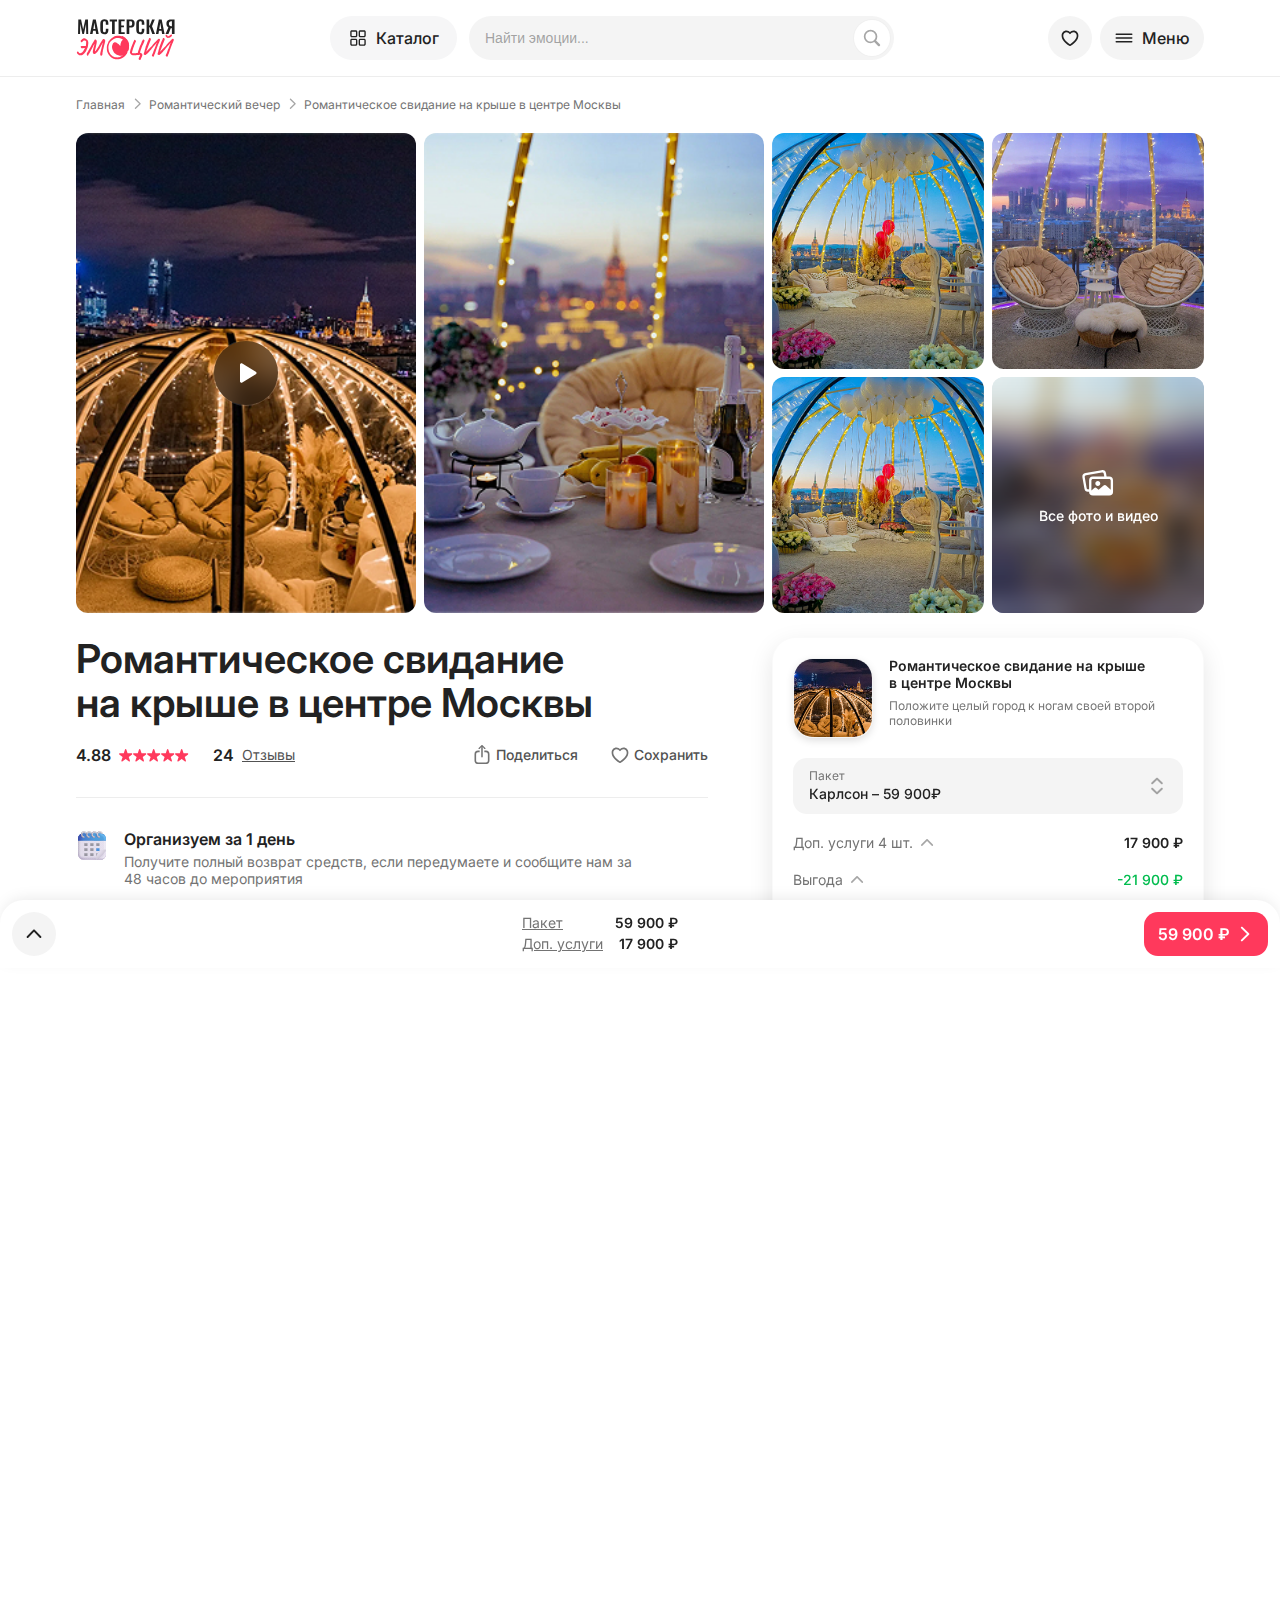
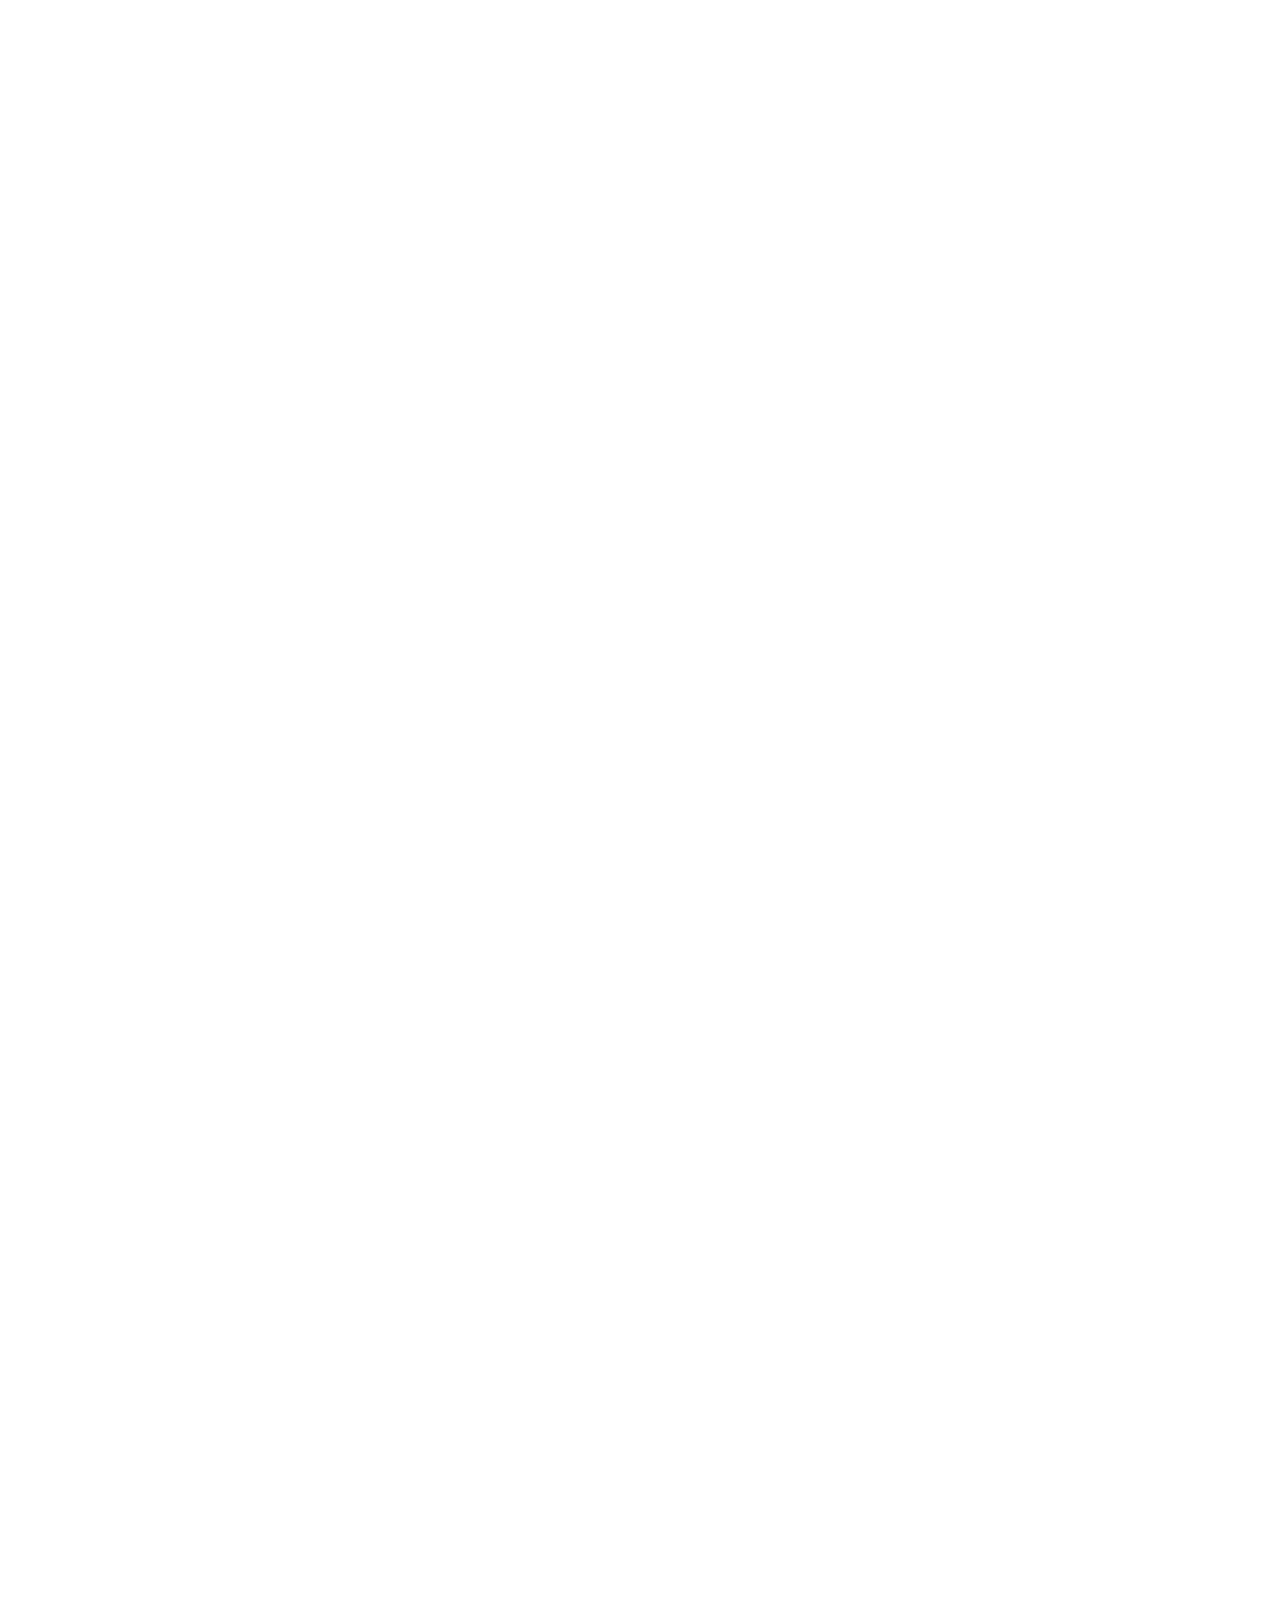
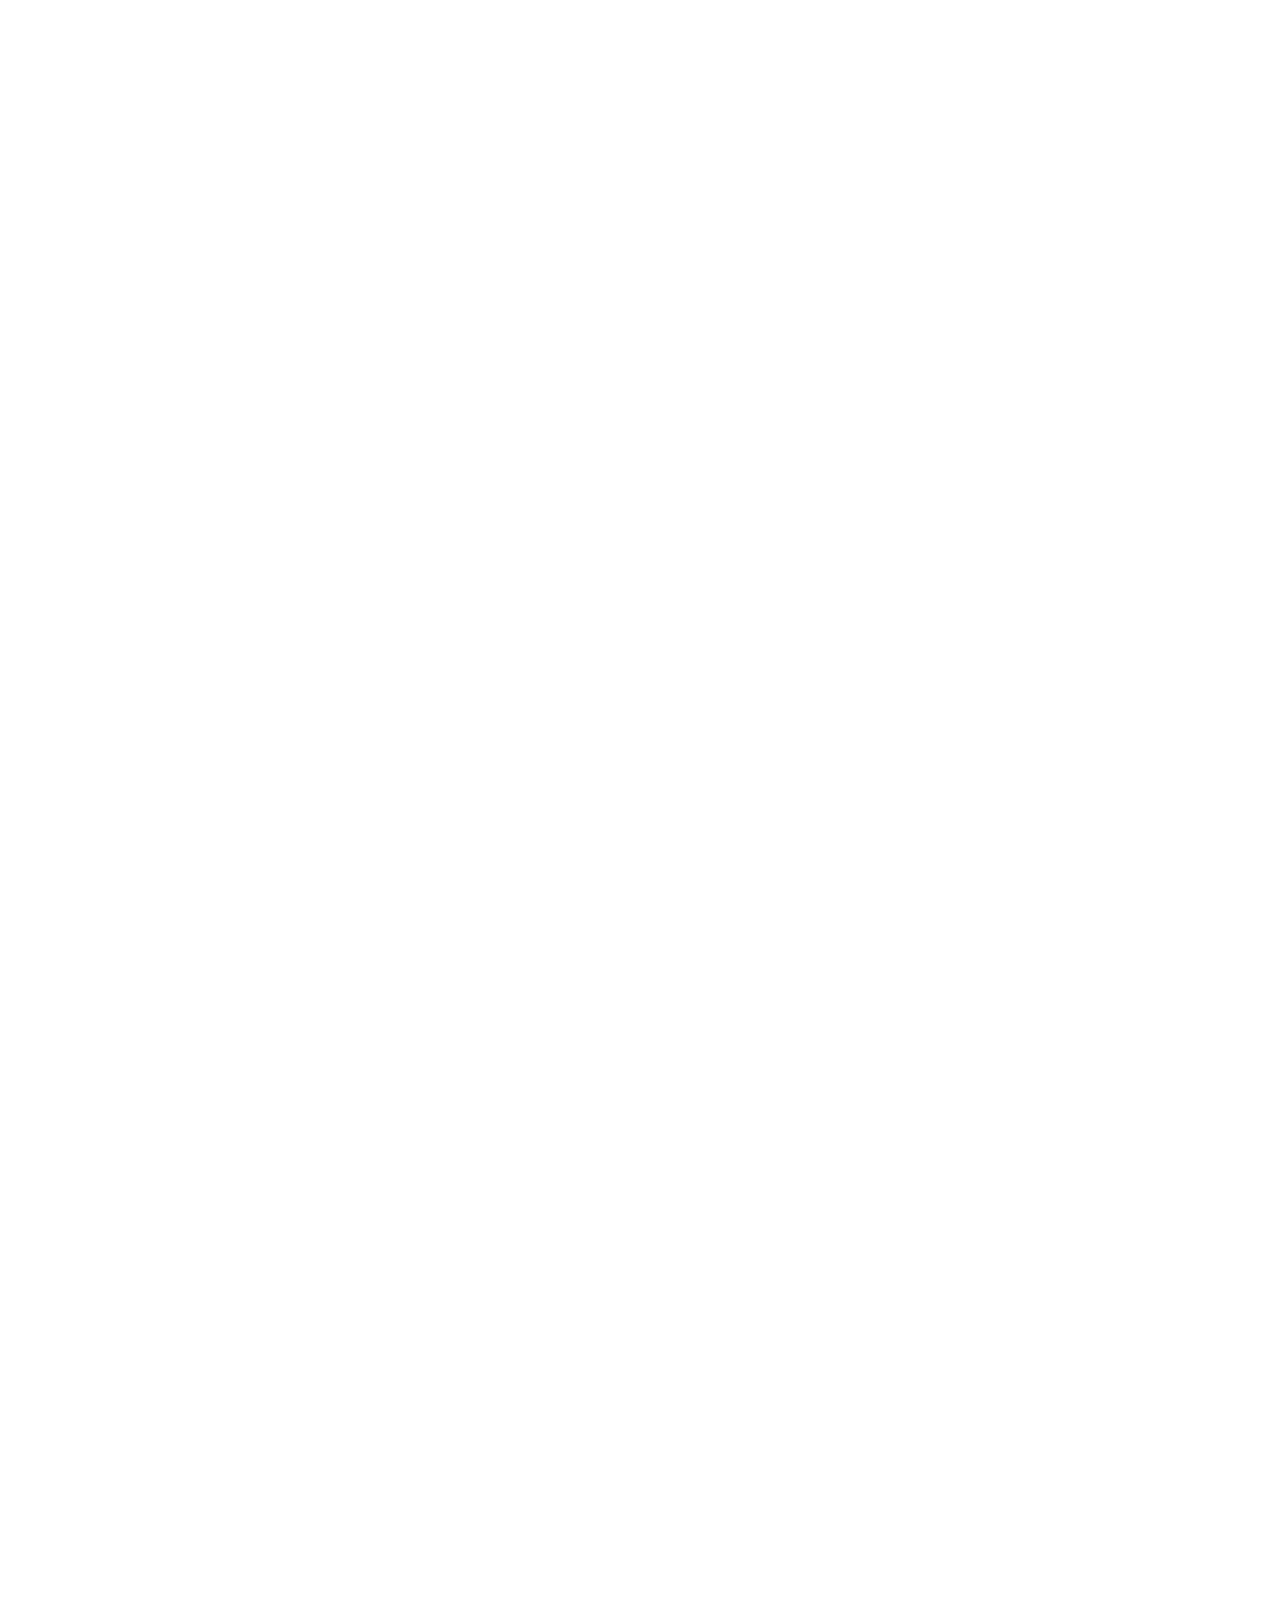
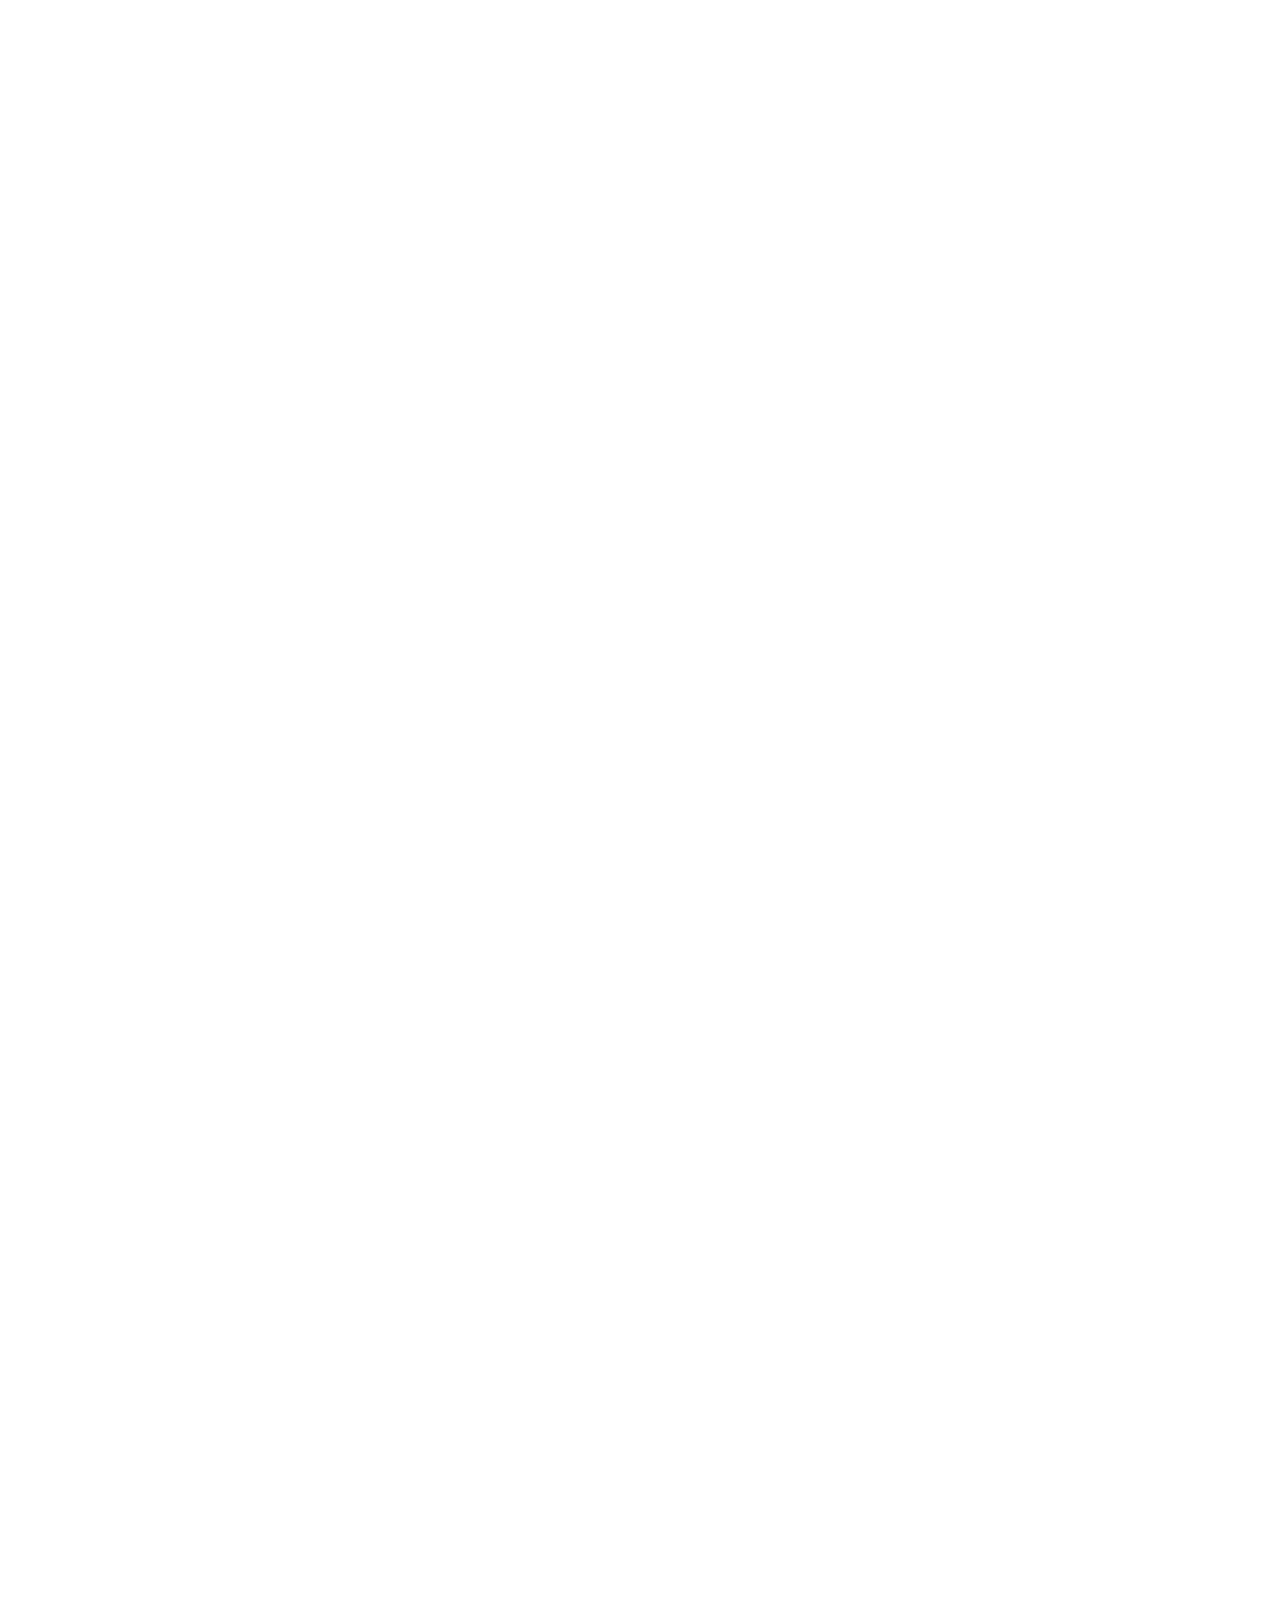
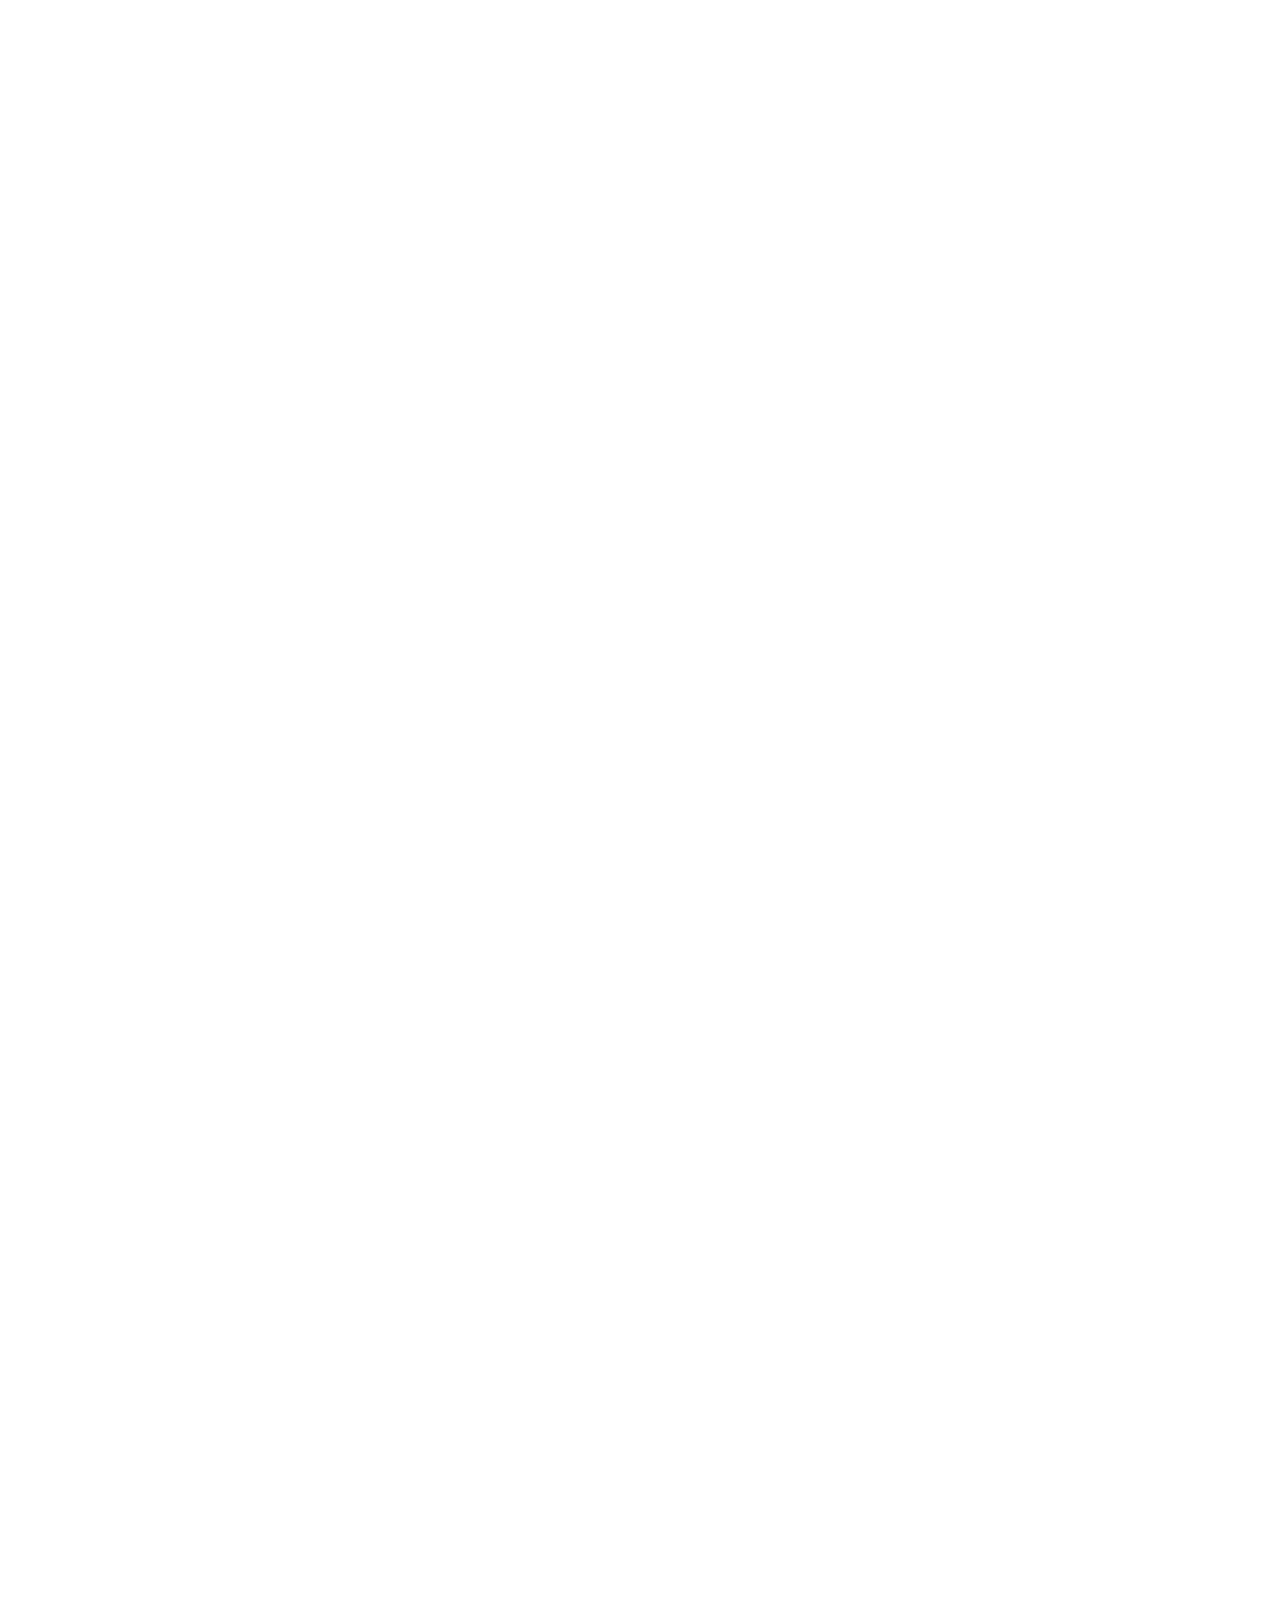
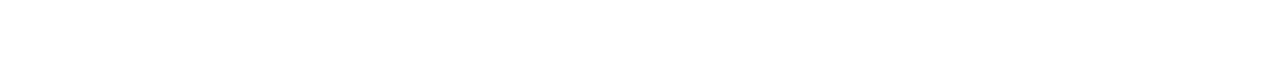
<file: service.html>
<!doctype html>
<html lang="ru">
<head>
  <meta charset="utf-8" />
  <meta name="viewport" content="width=device-width,initial-scale=1" />
  <meta name="format-detection" content="telephone=no">
  <title>Мастерская эмоций — Главная</title>
  <!-- Swiper -->
  <link rel="stylesheet" href="assets/css/swiper-bundle.min.css">
  <!-- Main CSS -->
  <link rel="stylesheet" href="assets/css/main.css">
</head>
<body>
  <div class="page-blur"></div>
  <header class="site-header">
    <div class="container header-inner">
      <div class="header-controls">
        <img class="logo" src="assets/img/Logo.svg" alt="Logo">
        <div class="header-controls-wrap">
          <button id="catalogBtn" 
          class="btn ghost" 
          aria-expanded="false" 
          aria-controls="catalogPanel">
          <span class="icon"></span>
          <p>Каталог</p>
        </button>
        <div class="search-nav search-nav-main" >
          <input type="search" id="searchInput" placeholder="Найти эмоции..." />
          <button class="search-clear" id="clearBtn" aria-label="Очистить">
            <svg xmlns="http://www.w3.org/2000/svg" width="16" height="16" fill="none" viewBox="0 0 16 16">
              <path fill="#6A6A6A" fill-opacity=".6" d="M12.53 11.385a.66.66 0 0 1-.007.92.661.661 0 0 1-.925.005L7.994 8.707 4.391 12.31a.673.673 0 0 1-.926-.005.66.66 0 0 1 0-.92l3.603-3.61-3.603-3.603c-.246-.24-.246-.668 0-.926a.667.667 0 0 1 .926 0L7.994 6.85l3.604-3.604a.661.661 0 0 1 .925.006.654.654 0 0 1 .006.92L8.926 7.775l3.603 3.61Z"/>
            </svg>
          </button>
          <button class="search-box search-finder" id="searchBtn" aria-label="Поиск">
            <svg xmlns="http://www.w3.org/2000/svg" width="20" height="20" fill="none" viewBox="0 0 20 20">
              <path fill="#6A6A6A" fill-opacity=".6" d="M1.807 8.496A6.763 6.763 0 0 1 8.564 1.74a6.763 6.763 0 0 1 6.757 6.757 6.605 6.605 0 0 1-1.262 3.885l3.793 3.802c.225.232.34.54.34.871 0 .69-.506 1.22-1.211 1.22a1.21 1.21 0 0 1-.88-.348l-3.818-3.819a6.57 6.57 0 0 1-3.719 1.146 6.763 6.763 0 0 1-6.757-6.757Zm1.727 0c0 2.78 2.25 5.03 5.03 5.03 2.78 0 5.03-2.25 5.03-5.03 0-2.78-2.25-5.03-5.03-5.03-2.78 0-5.03 2.25-5.03 5.03Z"/>
            </svg>
          </button>
        </div>

        </div>
        <div class="header-controls-wrap-2">
          <a href="#">
            <div class="fav-btn">
              <svg xmlns="http://www.w3.org/2000/svg" width="20" height="20" fill="none" viewBox="0 0 20 20">
                <path fill="#222" d="M1.616 7.666c0-3.046 2.109-5.171 4.823-5.171 1.577 0 2.822.738 3.561 1.826.747-1.096 1.984-1.826 3.561-1.826 2.723 0 4.823 2.125 4.823 5.171 0 3.553-2.972 7.056-7.612 10.044-.25.158-.556.315-.772.315-.208 0-.523-.157-.772-.315-4.64-2.988-7.612-6.491-7.612-10.044Zm1.669 0c0 2.938 3.063 6.184 6.557 8.508.075.05.125.083.158.083s.083-.033.158-.083c3.494-2.324 6.557-5.57 6.557-8.508 0-2.108-1.386-3.528-3.245-3.528-1.494 0-2.308.922-2.864 1.71-.25.324-.39.44-.606.44-.216 0-.374-.108-.606-.44-.523-.797-1.361-1.71-2.864-1.71-1.86 0-3.245 1.42-3.245 3.528Z"/>
              </svg>
            </div>
          </a>
          <button id="menuBtn" class="btn" 
          aria-expanded="false" 
          aria-controls="menuPanel" 
          aria-haspopup="true" 
          aria-label="Открыть меню">
            <span class="icon"></span>
            <p>Меню</p>
        </button>
        </div>
        <!-- Menu panel -->
        <div id="menuPanel" class="panel menu-panel" hidden aria-hidden="true" role="menu" aria-label="Меню сайта">
          <div class="container">
            <ul class="menu-list" role="list">
              <li role="none"><a role="menuitem" href="#"><img src="assets/img/menu-icon-1.svg" alt="menu-icon">Контакты</a></li>
              <li role="none"><a role="menuitem" href="#"><img src="assets/img/menu-icon-2.svg" alt="menu-icon">Отзывы</a></li>
              <li role="none"><a role="menuitem" href="#"><img src="assets/img/menu-icon-3.svg" alt="menu-icon">Блог</a></li>
              <li role="none"><a role="menuitem" href="#"><img src="assets/img/menu-icon-4.svg" alt="menu-icon">Сертификат</a></li>
              <li role="none"><a role="menuitem" href="#"><img src="assets/img/menu-icon-5.svg" alt="menu-icon">Франшиза</a></li>
            </ul>
          </div>
        </div>

      </div>
    </div>
  </header>

  <div class="search-nav search-nav-panel" >
    <input type="search" id="searchInputPanel" placeholder="Найти эмоции..." />
    <button class="search-clear" id="clearBtn" aria-label="Очистить">
      <svg xmlns="http://www.w3.org/2000/svg" width="16" height="16" fill="none" viewBox="0 0 16 16">
        <path fill="#6A6A6A" fill-opacity=".6" d="M12.53 11.385a.66.66 0 0 1-.007.92.661.661 0 0 1-.925.005L7.994 8.707 4.391 12.31a.673.673 0 0 1-.926-.005.66.66 0 0 1 0-.92l3.603-3.61-3.603-3.603c-.246-.24-.246-.668 0-.926a.667.667 0 0 1 .926 0L7.994 6.85l3.604-3.604a.661.661 0 0 1 .925.006.654.654 0 0 1 .006.92L8.926 7.775l3.603 3.61Z"/>
      </svg>
    </button>
    <button class="search-box" id="searchBtn" aria-label="Поиск">
      <svg xmlns="http://www.w3.org/2000/svg" width="20" height="20" fill="none" viewBox="0 0 20 20">
        <path fill="#6A6A6A" fill-opacity=".6" d="M1.807 8.496A6.763 6.763 0 0 1 8.564 1.74a6.763 6.763 0 0 1 6.757 6.757 6.605 6.605 0 0 1-1.262 3.885l3.793 3.802c.225.232.34.54.34.871 0 .69-.506 1.22-1.211 1.22a1.21 1.21 0 0 1-.88-.348l-3.818-3.819a6.57 6.57 0 0 1-3.719 1.146 6.763 6.763 0 0 1-6.757-6.757Zm1.727 0c0 2.78 2.25 5.03 5.03 5.03 2.78 0 5.03-2.25 5.03-5.03 0-2.78-2.25-5.03-5.03-5.03-2.78 0-5.03 2.25-5.03 5.03Z"/>
      </svg>
    </button>
  </div>

  <!-- Catalog panel -->
  <div id="catalogPanel" class="panel catalog-panel" aria-hidden="true" role="region" aria-label="Каталог">
    <div class="container">
      <div class="catalog-grid">
        <a class="cat-item" href="#">
          <img src="assets/img/cat-1.svg" alt="">
          Предложение руки и сердца
        </a>
        <a class="cat-item" href="#"><img src="assets/img/cat-1.svg" alt="">
          Романтические свидания
        </a>
        <a class="cat-item" href="#"><img src="assets/img/cat-2.svg" alt="">
          Организация свадьбы
        </a>
        <a class="cat-item" href="#"><img src="assets/img/cat-2.svg" alt="">
          Выписка из роддома
        </a>
        <a class="cat-item" href="#"><img src="assets/img/cat-1.svg" alt="">
          Мальчишник
        </a>
        <a class="cat-item" href="#"><img src="assets/img/cat-1.svg" alt="">
          Девичник
        </a>
        <a class="cat-item" href="#"><img src="assets/img/cat-2.svg" alt="">
          Фотосессия
        </a>
        <a class="cat-item" href="#"><img src="assets/img/cat-1.svg" alt="">
          Гендерные праздники
        </a>
        <a class="cat-item" href="#"><img src="assets/img/cat-1.svg" alt="">
          Флешмоб
        </a>
        <a class="cat-item" href="#"><img src="assets/img/cat-1.svg" alt="">
          Выписка из роддома
        </a>
        <a class="cat-item" href="#"><img src="assets/img/cat-1.svg" alt="">
          Мальчишник
        </a>
        <a class="cat-item" href="#"><img src="assets/img/cat-1.svg" alt="">
          Девичник
        </a>
      </div>
    </div>
  </div>

  <main>

    <!-- Modals -->
    <!-- Modal page blur -->
    <div class="modal-page-blur"></div>
    <!-- Share modal -->
    <div class="service-page-modal service-page-modal-share">
      <div class="service-page-modal-container">
        <div class="service-page-modal-close">
          <img src="assets/img/service-page-right-content-closer.svg" alt="close">
        </div>
        <div class="service-page-modal-title">Поделиться</div>
        <div class="included-item service-page-modal-share-inc">
          <img src="assets/img/card-1.jpg" alt="incl" class="included-item__img" />
          <div>
            <h4 class="included-item__title">Романтическое свидание на крыше в центре Москвы</h4>
            <p class="included-item__desc">Положите целый город к ногам своей второй половинки</p>
          </div>
        </div>
        <div class="service-page-share-modal-btns-list">
          <button class="service-page-share-modal-btn">
            <img src="assets/img/service-mod-copy.svg" alt="share-mod-icon">
            <span>Скопировать ссылку</span>
          </button>
          <button class="service-page-share-modal-btn">
            <img src="assets/img/modal-mail.svg" alt="share-mod-icon">
            <span>Отправить на Email</span>
          </button>
          <button class="service-page-share-modal-btn">
            <img src="assets/img/vk.svg" alt="share-mod-icon">
            <span>Вконтакте</span>
          </button>
          <button class="service-page-share-modal-btn">
            <img src="assets/img/tg.svg" alt="share-mod-icon">
            <span>Telegram</span>
          </button>
          <button class="service-page-share-modal-btn">
            <img src="assets/img/whatsapp.svg" alt="share-mod-icon">
            <span>WhatsApp</span>
          </button>
          <button class="service-page-share-modal-btn">
            <img src="assets/img/max.svg" alt="share-mod-icon">
            <span>MAX</span>
          </button>
        </div>
      </div>
    </div>
    <!-- Tip modal -->
    <div class="service-page-modal service-page-modal-tip">
      <div class="service-page-modal-container">
        <div class="service-page-modal-close">
          <img src="assets/img/service-page-right-content-closer.svg" alt="close">
        </div>
        <div class="service-page-modal-title">Намекнуть любимому</div>
        <div class="service-page-modal-desc">
          Отправим информацию об этой услуге на указанный контакт. И добавим скидку на бронирование.
        </div>
        <div class="included-item service-page-modal-share-inc">
          <img src="assets/img/card-1.jpg" alt="incl" class="included-item__img" />
          <div>
            <h4 class="included-item__title">Романтическое свидание на крыше в центре Москвы</h4>
            <p class="included-item__desc">Положите целый город к ногам своей второй половинки</p>
          </div>
        </div>
        <div class="service-page-modal-form-desc">
          Укажите контактные данные кому нужно отправить намёк на эту услугу
        </div>
        <form class="service-page-modal-form">
          <div class="service-page-modal-form-input">
            <span>Имя</span>
            <input type="text">
          </div>
          <div class="service-page-modal-form-input">
            <span>Телефон</span>
            <input type="tel">
          </div>
          <div class="service-page-modal-form-input">
            <span>Email</span>
            <input type="email">
          </div>
          <div class="service-page-modal-form-textarea">
            <span>Сообщение</span>
            <textarea name="message" id="service-page-modal-form-textarea"></textarea>
          </div>
          <div class="service-page-modal-form-policy-wrapper">
            <label class="custom-checkbox">
              <input type="checkbox" checked>
              <span class="custom-checkbox__box">
                <svg xmlns="http://www.w3.org/2000/svg" width="11" height="11" fill="none" viewBox="0 0 11 11">
                  <path fill="#fff" d="M4.219 10.43c-.375 0-.657-.135-.908-.434L.287 6.334C.077 6.094 0 5.877 0 5.631c0-.55.41-.955.979-.955.328 0 .562.117.779.375l2.431 3.017L8.982.51c.235-.37.475-.51.862-.51.562 0 .972.398.972.95 0 .204-.064.421-.216.655l-5.461 8.35c-.211.322-.522.475-.92.475Z"/>
                </svg>
              </span>
            </label>
            <div class="service-page-modal-form-policy-text">
              Я соглашаюсь с <a href="#">Правилами оказания услуг</a>, <a href="#">Политикой конфиденциальности</a> и <a href="#">Правилами возврата</a>
            </div>
          </div>
          <div class="service-page-right-box__button">
            Отправить
            <img src="assets/img/arrow-right-btn-right-box.svg" alt="arrow">
          </div>
        </form>
      </div>
    </div>

    <!-- Service page mob menu -->
    <div class="service-page-mob-menu">
      <div class="service-page-mob-menu-wrapper">
        <div class="service-page-mob-menu-back">
          <img src="assets/img/chevron-left.svg" alt="chevron">
        </div>
        <div class="service-page-mob-menu-title">
          <p>Романтическое свидание на крыше в центре Москвы</p>
        </div>
        <div class="service-page-mob-menu-fav">
          <img src="assets/img/fav-icon.svg" alt="icon">
        </div>
      </div>
    </div>

    <!-- Breadcrumbs -->
    <nav class="page-breadcrumbs container" aria-label="Хлебные крошки">
      <ol class="breadcrumbs-list" itemscope itemtype="https://schema.org/BreadcrumbList">

        <li class="breadcrumbs-item" itemprop="itemListElement" itemscope itemtype="https://schema.org/ListItem">
          <a href="index.html" itemprop="item">
            <span itemprop="name">Главная</span>
          </a>
          <meta itemprop="position" content="1" />
        </li>

        <li class="breadcrumbs-separator" aria-hidden="true">
          <svg xmlns="http://www.w3.org/2000/svg" width="16" height="16" fill="none" viewBox="0 0 16 16">
            <path fill="#6A6A6A" fill-opacity=".6" d="M11.75 7.77c0 .199-.07.369-.229.521l-4.57 4.47a.645.645 0 0 1-.474.194.674.674 0 0 1-.686-.68c0-.187.082-.357.205-.486l4.125-4.02L5.996 3.75a.707.707 0 0 1-.205-.492c0-.381.305-.674.686-.674.187 0 .345.064.474.193l4.57 4.471a.712.712 0 0 1 .229.522Z"/>
          </svg>
        </li>

        <li class="breadcrumbs-item" itemprop="itemListElement" itemscope itemtype="https://schema.org/ListItem">
          <a href="index.html" itemprop="item">
            <span itemprop="name">Романтический вечер</span>
          </a>
          <meta itemprop="position" content="1" />
        </li>

        <li class="breadcrumbs-separator" aria-hidden="true">
          <svg xmlns="http://www.w3.org/2000/svg" width="16" height="16" fill="none" viewBox="0 0 16 16">
            <path fill="#6A6A6A" fill-opacity=".6" d="M11.75 7.77c0 .199-.07.369-.229.521l-4.57 4.47a.645.645 0 0 1-.474.194.674.674 0 0 1-.686-.68c0-.187.082-.357.205-.486l4.125-4.02L5.996 3.75a.707.707 0 0 1-.205-.492c0-.381.305-.674.686-.674.187 0 .345.064.474.193l4.57 4.471a.712.712 0 0 1 .229.522Z"/>
          </svg>
        </li>

        <li class="breadcrumbs-item current" itemprop="itemListElement" itemscope itemtype="https://schema.org/ListItem">
          <span itemprop="name">Романтическое свидание на крыше в центре Москвы</span>
          <meta itemprop="position" content="3" />
        </li>

      </ol>
    </nav>

    <!-- Styles only on this page -->
    <style>
      @media (max-width: 768px) {
        .site-header {
          display: none;
        }
        .search-nav {
          display: none;
        }
        .page-breadcrumbs {
          display: none;
        }
        body {
          padding-top: 0;
        }
      }
    </style>

    <!-- Service page bar -->
    <div class="service-page-bar">
      <div class="service-page-bar-wrapper">
        <div class="service-page-bar-opener">
          <img src="assets/img/opener-arrow-up.svg" alt="arrow">
        </div>
        <div class="service-page-bar-info">
          <div class="service-page-bar-info-item">
            <p>Пакет</p>
            <span>59 900 ₽</span>
          </div>
          <div class="service-page-bar-info-item">
            <p>Доп. услуги</p>
            <span>17 900 ₽</span>
          </div>
        </div>
        <button class="service-page-bar-btn"><span>59 900 ₽</span><img src="assets/img/arrow-right-btn-right-box.svg" alt="arrow"></button>
      </div>
    </div>

    <!-- Service page gallery -->
    <section class="service-page-gallery container">
        <div class="service-page-gallery-wrap">
            <div class="service-page-gallery-item service-page-gallery-item-video">
                <img src="assets/img/card-1.jpg" alt="card">
                <div class="service-page-gallery-item-video-playbtn" id="play-gal-video">
                    <img src="assets/img/play-icon.svg" alt="">
                </div>
            </div>
            <div class="service-page-gallery-item">
                <img src="assets/img/card-2.jpg" alt="card">
            </div>
            <div class="service-page-gallery-inner-wrap">
                <div class="service-page-gallery-item">
                    <img src="assets/img/card-3.jpg" alt="card">
                </div>
                <div class="service-page-gallery-item">
                    <img src="assets/img/card-4.jpg" alt="card">
                </div>
                <div class="service-page-gallery-item">
                    <img src="assets/img/card-3.jpg" alt="card">
                </div>
                <div class="service-page-gallery-item">
                    <img src="assets/img/card-2.jpg" alt="card">
                    <div class="service-page-gallery-item-opener">
                        <img src="assets/img/pic-icon.svg" alt="pic-icon">
                        <div>Все <span>фото и видео</span></div>
                    </div>
                </div>
            </div>
        </div>
    </section>

    <!-- Service page content -->
    <section class="service-page-wrapper container">
        <div class="service-page-content">


          <div class="service-page-info-block">
            <div class="service-header">
              <h1 class="service-header__title">
                Романтическое свидание <br> на крыше в центре Москвы
              </h1>
              <div class="service-header__meta">
                <div class="service-header__rating">
                  <div class="service-header__rating-wrapp">
                    <span class="service-header__rating-value">4.88</span>
                    <span class="service-header__stars">
                      <img src="assets/img/rate-star.svg" alt="star">
                      <img src="assets/img/rate-star.svg" alt="star">
                      <img src="assets/img/rate-star.svg" alt="star">
                      <img src="assets/img/rate-star.svg" alt="star">
                      <img src="assets/img/rate-star.svg" alt="star">
                    </span>
                  </div>
                  <div class="service-header__reviews">24 <a href="#">Отзывы</a></div>
                  <div class="service-header__actions">
                    <button class="service-header__btn service-header__btn--share" data-modal-target="service-page-modal-share">
                      <img src="assets/img/share-serv.svg" alt="share">
                      <span>Поделиться</span>
                    </button>
                    <button class="service-header__btn service-header__btn--save">
                      <img src="assets/img/save-heart.svg" alt="heart">
                      <span>Сохранить</span>
                    </button>
                  </div>
                </div>
              </div>
            </div>

            <ul class="service-benefits">
              <li class="service-benefit">
                <div class="service-benefit__icon">
                  <img src="assets/img/bens-1.svg" alt="bens">
                </div>
                <div class="service-benefit__text">
                  <h3 class="service-benefit__title">Организуем за 1 день</h3>
                  <p class="service-benefit__desc">
                    Получите полный возврат средств, если передумаете и сообщите нам за
                    48 часов до мероприятия
                  </p>
                </div>
              </li>
              <li class="service-benefit">
                <div class="service-benefit__icon">
                  <img src="assets/img/bens-2.svg" alt="bens">
                </div>
                <div class="service-benefit__text">
                  <h3 class="service-benefit__title">Бесплатная отмена за 48 часов</h3>
                  <p class="service-benefit__desc">
                    Получите полный возврат средств, если передумаете и сообщите нам за
                    48 часов до мероприятия
                  </p>
                </div>
              </li>
              <li class="service-benefit">
                <div class="service-benefit__icon">
                  <img src="assets/img/bens-3.svg" alt="bens">
                </div>
                <div class="service-benefit__text">
                  <h3 class="service-benefit__title">Бесплатная отмена за 48 часов</h3>
                  <p class="service-benefit__desc">
                    Получите полный возврат средств, если передумаете и сообщите нам за
                    48 часов до мероприятия
                  </p>
                </div>
              </li>
              <li class="service-benefit">
                <div class="service-benefit__icon">
                  <img src="assets/img/bens-4.svg" alt="bens">
                </div>
                <div class="service-benefit__text">
                  <h3 class="service-benefit__title">Бесплатная отмена за 48 часов</h3>
                  <p class="service-benefit__desc">
                    Получите полный возврат средств, если передумаете и сообщите нам за
                    48 часов до мероприятия
                  </p>
                </div>
              </li>
            </ul>
          </div>

          <div class="roof-date">
            <div class="roof-date__intro">
              <h2 class="roof-date__title">Уникальное свидание на крыше</h2>

              <div class="roof-date__video" style="background: url(assets/img/card-1-wide.jpg);">
                <div class="service-page-gallery-item-video-playbtn">
                    <img src="assets/img/play-icon.svg" alt="">
                </div>
              </div>

              <p class="roof-date__desc">
                На крыше Вы будете только вдвоем, никого больше! 120 квадратов в Вашем
                личном распоряжении, только один домик, только одни гости, такое решение
                мы приняли когда открывались в далеком 2014 году! Мы сделали всё, чтобы
                Ваш отдых прошел на высшем уровне!
              </p>

              <p class="roof-date__desc">
                Доступные цены за уникальное для Москвы мероприятие, первая в Москве
                официальная площадка с радиусом обзора 360 градусов, находится на крыше
                самого дорогого пентхауса, а вход проходит через зимний сад и двор с
                позолоченными статуями!
              </p>

              <div class="roof-date__more-text" id="roofDateMoreText" style="max-height:0;overflow:hidden;transition:max-height 0.5s cubic-bezier(0.4,0,0.2,1);">
                <p class="roof-date__desc">
                  Доступные цены за уникальное для Москвы мероприятие, первая в Москве
                  официальная площадка с радиусом обзора 360 градусов, находится на крыше
                  самого дорогого пентхауса, а вход проходит через зимний сад и двор с
                  позолоченными статуями!
                </p>
              </div>
              <button class="roof-date__btn" id="roofDateMoreBtn">
                Подробнее
                <img src="assets/img/btn-chevron-down.svg" alt="chevron">
              </button>
            </div>

            <div class="roof-date__location">
              <h3 class="roof-date__subtitle">Локация</h3>
              <p class="roof-date__text">
                Место где будет проходить мероприятие. В зависимости от выбранной локации
                может изменяться состав пакета услуг, а так же состав или доступность
                дополнительных услуг.
              </p>

              <div class="location-card">
                <div class="location-card__map" style="background: url(assets/img/map-preview.jpg);"></div>
                <div class="location-card__info">
                  <div class="location-card__info-text">
                    <h4 class="location-card__title">Название локации #1</h4>
                    <p class="location-card__address">
                      Москва, 1 Неопалимовский переулок 8
                    </p>
                  </div>
                  <div class="location-card__info-buttons">
                    <button class="location-card-copy-btn"><img src="assets/img/copy.svg" alt="copy"></button>
                    <button class="location-card-more-btn"><span>Подробнее</span></button>
                  </div>
                </div>
              </div>
            </div>

            <div class="roof-date__included">
              <h3 class="roof-date__subtitle">Что входит</h3>
              <p class="roof-date__text">
                Что входит в стоимость каждого пакета услуги
              </p>

              <div class="included-list">
                <div class="included-item">
                  <img src="assets/img/int-1.jpg" alt="incl" class="included-item__img" />
                  <div>
                    <h4 class="included-item__title">Полностью укомплектованная крыша</h4>
                    <p class="included-item__desc">Дополнительное описание</p>
                  </div>
                </div>

                <div class="included-item">
                  <img src="assets/img/int-2.jpg" alt="incl" class="included-item__img" />
                  <div>
                    <h4 class="included-item__title">Чай и сок</h4>
                    <p class="included-item__desc">
                      Чайник чая (чёрный, зелёный или жасминовый...
                    </p>
                  </div>
                </div>

                <div class="included-item">
                  <img src="assets/img/int-3.jpg" alt="incl" class="included-item__img" />
                  <div>
                    <h4 class="included-item__title">Сферический панорамный домик</h4>
                    <p class="included-item__desc">С отоплением и кондиционированием. Зи...</p>
                  </div>
                </div>

                <div class="included-item">
                  <img src="assets/img/int-4.jpg" alt="incl" class="included-item__img" />
                  <div>
                    <h4 class="included-item__title">Фруктовая тарелка</h4>
                    <p class="included-item__desc">
                      Различные виды сезонных фруктов. Персики, абрико...
                    </p>
                  </div>
                </div>

                <div class="included-item">
                  <img src="assets/img/int-5.jpg" alt="incl" class="included-item__img" />
                  <div>
                    <h4 class="included-item__title">Вид на Москву 360°</h4>
                    <p class="included-item__desc">
                      Волшебный вид на Москву с обзором 360 градусов
                    </p>
                  </div>
                </div>

                <div class="included-item">
                  <img src="assets/img/int-6.jpg" alt="incl" class="included-item__img" />
                  <div>
                    <h4 class="included-item__title">Конфеты "Raffaello"</h4>
                    <p class="included-item__desc">Различные виды сезонных фруктов. Персики, абрико...</p>
                  </div>
                </div>
              </div>

              <button class="serv-page-included__btn">
                <img src="assets/img/all-inc.svg" alt="all">
                <span>Все (15)</span>
              </button>
            </div>
          </div>

          <div class="swx-price-section">
            <h2 class="swx-title">Пакеты цен и услуг</h2>
            <p class="swx-subtitle">На каждый пакет доступны рассрочки</p>

            <div class="swiper swx-package-slider">
              <div class="swiper-wrapper swx-package-list">
                <div class="swx-package">
                  <div class="swx-package-image">
                    <img src="assets/img/card-1.jpg" class="swx-img" alt="swx">
                    <div class="swx-package-image-play">
                      <img src="assets/img/play-sm.svg" alt="play">
                    </div>
                  </div>
                  <div class="swx-info">
                    <h3 class="swx-name">Карлсон</h3>
                    <p class="swx-desc">Вчера посетили данное место, в котором было организовано романтическое свидание с предложением. Обстановка очень ро...</p>
                    <div class="swx-package-image-mob">
                      <img src="assets/img/card-1.jpg" class="swx-img" alt="swx">
                      <div class="swx-package-image-play">
                        <img src="assets/img/play-sm.svg" alt="play">
                      </div>
                    </div>
                    <div class="swx-price">
                      <span class="swx-current">59 900 ₽</span>
                      <span class="swx-old">71 400 ₽</span>
                      <span class="swx-sale">−11 500 ₽</span>
                    </div>
                    <div class="swx-actions">
                      <button class="swx-btn swx-choose swx-choose-active">
                        <svg xmlns="http://www.w3.org/2000/svg" width="24" height="24" fill="none" viewBox="0 0 24 24">
                          <path fill="#fff" d="M12 23.34C5.877 23.34.903 18.368.903 12.245S5.877 1.147 12 1.147c6.123 0 11.097 4.974 11.097 11.097 0 6.123-4.974 11.097-11.097 11.097Zm0-2.19a8.899 8.899 0 0 0 8.916-8.906A8.908 8.908 0 0 0 12 3.328a8.908 8.908 0 0 0-8.916 8.916A8.899 8.899 0 0 0 12 21.15Zm-1.16-3.803c-.398 0-.71-.162-1-.537l-2.534-3.094c-.183-.226-.28-.462-.28-.72 0-.537.42-.956.946-.956.311 0 .569.118.827.451l1.998 2.546 4.243-6.81c.226-.366.516-.538.838-.538.505 0 .977.355.977.881 0 .247-.128.505-.268.73l-4.802 7.51c-.225.343-.558.537-.945.537Z"/>
                        </svg>
                        <span>Выбрано</span>
                      </button>
                      <button class="swx-btn swx-more">
                        <span>Подробнее</span>
                      </button>
                    </div>
                  </div>
                </div>

                <div class="swx-package">
                  <div class="swx-package-image">
                    <img src="assets/img/card-2.jpg" class="swx-img" alt="swx">
                    <div class="swx-package-image-play">
                      <img src="assets/img/play-sm.svg" alt="play">
                    </div>
                  </div>
                  <div class="swx-info">
                    <h3 class="swx-name">Особенный день</h3>
                    <p class="swx-desc">Вчера посетили данное место, в котором было организовано романтическое свидание с предложением. Обстановка очень ро...</p>
                    <div class="swx-package-image-mob">
                      <img src="assets/img/card-2.jpg" class="swx-img" alt="swx">
                      <div class="swx-package-image-play">
                        <img src="assets/img/play-sm.svg" alt="play">
                      </div>
                    </div>
                    <div class="swx-price">
                      <span class="swx-current">93 900 ₽</span>
                      <span class="swx-old">115 230 ₽</span>
                      <span class="swx-sale">−21 330 ₽</span>
                    </div>
                    <div class="swx-actions">
                      <button class="swx-btn swx-choose">
                        <svg xmlns="http://www.w3.org/2000/svg" width="24" height="24" fill="none" viewBox="0 0 24 24">
                          <path fill="#222" d="M12 23.34C5.877 23.34.903 18.368.903 12.245S5.877 1.147 12 1.147c6.123 0 11.097 4.974 11.097 11.097 0 6.123-4.974 11.097-11.097 11.097Zm-.01-5.94c.622 0 1.063-.44 1.063-1.052v-3.062h3.061c.613 0 1.053-.43 1.053-1.042 0-.623-.44-1.063-1.053-1.063h-3.061V8.13c0-.623-.44-1.064-1.064-1.064-.612 0-1.042.44-1.042 1.064v3.05h-3.05c-.624 0-1.064.441-1.064 1.064 0 .612.451 1.042 1.063 1.042h3.051v3.062c0 .601.43 1.052 1.042 1.052Z"/>
                        </svg>
                        <span>Выбрать</span>
                      </button>
                      <button class="swx-btn swx-more">
                        <span>Подробнее</span>
                      </button>
                    </div>
                  </div>
                </div>

                <div class="swx-package">
                  <div class="swx-package-image">
                    <img src="assets/img/card-3.jpg" class="swx-img" alt="swx">
                    <div class="swx-package-image-play">
                      <img src="assets/img/play-sm.svg" alt="play">
                    </div>
                  </div>
                  <div class="swx-info">
                    <h3 class="swx-name">Идеальное свидание</h3>
                    <p class="swx-desc">Вчера посетили данное место, в котором было организовано романтическое свидание с предложением. Обстановка очень ро...</p>
                    <div class="swx-package-image-mob">
                      <img src="assets/img/card-3.jpg" class="swx-img" alt="swx">
                      <div class="swx-package-image-play">
                        <img src="assets/img/play-sm.svg" alt="play">
                      </div>
                    </div>
                    <div class="swx-price">
                      <span class="swx-current">129 900 ₽</span>
                      <span class="swx-old">161 330 ₽</span>
                      <span class="swx-sale">−31 430 ₽</span>
                    </div>
                    <div class="swx-actions">
                      <button class="swx-btn swx-choose">
                        <svg xmlns="http://www.w3.org/2000/svg" width="24" height="24" fill="none" viewBox="0 0 24 24">
                          <path fill="#222" d="M12 23.34C5.877 23.34.903 18.368.903 12.245S5.877 1.147 12 1.147c6.123 0 11.097 4.974 11.097 11.097 0 6.123-4.974 11.097-11.097 11.097Zm-.01-5.94c.622 0 1.063-.44 1.063-1.052v-3.062h3.061c.613 0 1.053-.43 1.053-1.042 0-.623-.44-1.063-1.053-1.063h-3.061V8.13c0-.623-.44-1.064-1.064-1.064-.612 0-1.042.44-1.042 1.064v3.05h-3.05c-.624 0-1.064.441-1.064 1.064 0 .612.451 1.042 1.063 1.042h3.051v3.062c0 .601.43 1.052 1.042 1.052Z"/>
                        </svg>
                        <span>Выбрать</span>
                      </button>
                      <button class="swx-btn swx-more">
                        <span>Подробнее</span>
                      </button>
                    </div>
                  </div>
                </div>

                <div class="swx-package">
                  <div class="swx-package-image">
                    <img src="assets/img/card-4.jpg" class="swx-img" alt="swx">
                    <div class="swx-package-image-play">
                      <img src="assets/img/play-sm.svg" alt="play">
                    </div>
                  </div>
                  <div class="swx-info">
                    <h3 class="swx-name">На все 360°</h3>
                    <p class="swx-desc">Вчера посетили данное место, в котором было организовано романтическое свидание с предложением. Обстановка очень ро...</p>
                    <div class="swx-package-image-mob">
                      <img src="assets/img/card-4.jpg" class="swx-img" alt="swx">
                      <div class="swx-package-image-play">
                        <img src="assets/img/play-sm.svg" alt="play">
                      </div>
                    </div>
                    <div class="swx-price">
                      <span class="swx-current">360 000 ₽</span>
                    </div>
                    <div class="swx-actions">
                      <button class="swx-btn swx-choose">
                        <svg xmlns="http://www.w3.org/2000/svg" width="24" height="24" fill="none" viewBox="0 0 24 24">
                          <path fill="#222" d="M12 23.34C5.877 23.34.903 18.368.903 12.245S5.877 1.147 12 1.147c6.123 0 11.097 4.974 11.097 11.097 0 6.123-4.974 11.097-11.097 11.097Zm-.01-5.94c.622 0 1.063-.44 1.063-1.052v-3.062h3.061c.613 0 1.053-.43 1.053-1.042 0-.623-.44-1.063-1.053-1.063h-3.061V8.13c0-.623-.44-1.064-1.064-1.064-.612 0-1.042.44-1.042 1.064v3.05h-3.05c-.624 0-1.064.441-1.064 1.064 0 .612.451 1.042 1.063 1.042h3.051v3.062c0 .601.43 1.052 1.042 1.052Z"/>
                        </svg>
                        <span>Выбрать</span>
                      </button>
                      <button class="swx-btn swx-more">
                        <span>Подробнее</span>
                      </button>
                    </div>
                  </div>
                </div>
              </div>
            </div>

            <div class="swx-unique-slider-controls">
              <button class="swx-unique-slider-btn swx-unique-slider-btn-prev">
                <img src="assets/img/chevron-left.svg" alt="left">
              </button>
              <div class="swx-unique-pagination"></div>
              <button class="swx-unique-slider-btn swx-unique-slider-btn-next">
                <img src="assets/img/chevron-right.svg" alt="right">
              </button>
            </div>

            

            <h3 class="swx-extra-title">Дополнительные услуги</h3>
            <p class="swx-note">Добавьте то, что вам нужно. Сделайте ваше свидание ещё приятнее.</p>

            <div class="swx-accordion">
              <div class="swx-acc-item active">
                <button class="swx-acc-header">
                  <div class="swx-acc-header-title">
                    <img src="assets/img/acc-1.svg" alt="acc-icon">
                    <span>Музыка</span>
                  </div>
                  <div class="swx-acc-header-controls">
                    <div class="swx-acc-header-arrow-box">
                      <img src="assets/img/acc-arrow.svg" alt="arrow">
                    </div>
                  </div>
                </button>
                <div class="swx-acc-content">
                  <div class="swx-service">
                    <img src="assets/img/swx-add.jpg" alt="additional">
                    <div>
                      <div class="swx-acc-add-title">Скрипка</div>
                      <p>Добавьте особую атмосферу и нотку романтики.</p>
                      <button class="swx-service-price">
                        <svg xmlns="http://www.w3.org/2000/svg" width="20" height="20" fill="none" viewBox="0 0 20 20">
                          <path fill="#222" d="M10 18.581c-4.731 0-8.575-3.843-8.575-8.574 0-4.732 3.844-8.575 8.575-8.575s8.575 3.843 8.575 8.575c0 4.731-3.844 8.574-8.575 8.574Zm-.008-4.59c.481 0 .821-.34.821-.813v-2.366h2.366c.473 0 .814-.332.814-.805 0-.482-.34-.822-.814-.822h-2.366V6.828c0-.482-.34-.822-.821-.822-.473 0-.805.34-.805.822v2.357H6.829c-.481 0-.822.34-.822.822 0 .473.349.805.822.805h2.358v2.366c0 .465.332.813.805.813Z"/>
                        </svg>
                        <span>26 900 ₽</span>
                      </button>
                    </div>
                  </div>
                  <div class="swx-service">
                    <img src="assets/img/swx-add.jpg" alt="additional">
                    <div>
                      <div class="swx-acc-add-title">Саксофон</div>
                      <p>Добавьте особую атмосферу и нотку романтики.</p>
                      <button class="swx-service-price">
                        <svg xmlns="http://www.w3.org/2000/svg" width="20" height="20" fill="none" viewBox="0 0 20 20">
                          <path fill="#222" d="M10 18.581c-4.731 0-8.575-3.843-8.575-8.574 0-4.732 3.844-8.575 8.575-8.575s8.575 3.843 8.575 8.575c0 4.731-3.844 8.574-8.575 8.574Zm-.008-4.59c.481 0 .821-.34.821-.813v-2.366h2.366c.473 0 .814-.332.814-.805 0-.482-.34-.822-.814-.822h-2.366V6.828c0-.482-.34-.822-.821-.822-.473 0-.805.34-.805.822v2.357H6.829c-.481 0-.822.34-.822.822 0 .473.349.805.822.805h2.358v2.366c0 .465.332.813.805.813Z"/>
                        </svg>
                        <span>26 900 ₽</span>
                      </button>
                    </div>
                  </div>
                </div>
              </div>

              <div class="swx-acc-item active">
                <button class="swx-acc-header">
                  <div class="swx-acc-header-title">
                    <img src="assets/img/acc-2.svg" alt="acc-icon">
                    <span>Подарки</span>
                  </div>
                  <div class="swx-acc-header-controls">
                    <div class="swx-acc-header-count">
                      <span class="swx-acc-header-count-value">1</span>
                    </div>
                    <div class="swx-acc-header-arrow-box">
                      <img src="assets/img/acc-arrow.svg" alt="arrow">
                    </div>
                  </div>
                </button>
                <div class="swx-acc-content">
                  <div class="swx-service">
                    <img src="assets/img/swx-add.jpg" alt="additional">
                    <div>
                      <div class="swx-acc-add-title">Букет роз / Красные</div>
                      <p>101 свежих красных роз 70 см</p>
                      <button class="swx-service-price swx-service-price-active">
                        <svg xmlns="http://www.w3.org/2000/svg" width="20" height="20" fill="none" viewBox="0 0 20 20">
                          <path fill="#fff" d="M10 18.581c-4.731 0-8.575-3.843-8.575-8.574 0-4.732 3.844-8.575 8.575-8.575s8.575 3.843 8.575 8.575c0 4.731-3.844 8.574-8.575 8.574Zm0-1.693c3.81 0 6.89-3.071 6.89-6.881s-3.08-6.89-6.89-6.89c-3.81 0-6.89 3.08-6.89 6.89 0 3.81 3.08 6.881 6.89 6.881Zm-.896-2.938c-.308 0-.548-.125-.772-.415l-1.96-2.391a.87.87 0 0 1-.215-.556c0-.415.323-.739.73-.739.24 0 .44.091.64.349l1.543 1.967 3.28-5.263c.173-.282.398-.415.647-.415.39 0 .755.274.755.681 0 .19-.1.39-.208.564l-3.71 5.803c-.174.265-.432.415-.73.415Z"/>
                        </svg>
                        <span>26 900 ₽</span>
                      </button>
                    </div>
                  </div>
                </div>
              </div>

              <div class="swx-acc-item">
                <button class="swx-acc-header">
                  <div class="swx-acc-header-title">
                    <img src="assets/img/acc-3.svg" alt="acc-icon">
                    <span>Развлечения</span>
                  </div>
                  <div class="swx-acc-header-controls">
                    <div class="swx-acc-header-arrow-box">
                      <img src="assets/img/acc-arrow.svg" alt="arrow">
                    </div>
                  </div>
                </button>
                <div class="swx-acc-content"></div>
              </div>
              <div class="swx-acc-item">
                <button class="swx-acc-header">
                  <div class="swx-acc-header-title">
                    <img src="assets/img/acc-4.svg" alt="acc-icon">
                    <span>Оформление</span>
                  </div>
                  <div class="swx-acc-header-controls">
                    <div class="swx-acc-header-count">
                      <span class="swx-acc-header-count-value">2</span>
                    </div>
                    <div class="swx-acc-header-arrow-box">
                      <img src="assets/img/acc-arrow.svg" alt="arrow">
                    </div>
                  </div>
                </button>
                <div class="swx-acc-content"></div>
              </div>
              <div class="swx-acc-item">
                <button class="swx-acc-header">
                  <div class="swx-acc-header-title">
                    <img src="assets/img/acc-5.svg" alt="acc-icon">
                    <span>Напитки</span>
                  </div>
                  <div class="swx-acc-header-arrow-box">
                    <img src="assets/img/acc-arrow.svg" alt="arrow">
                  </div>
                </button>
                <div class="swx-acc-content"></div>
              </div>
              <div class="swx-acc-item">
                <button class="swx-acc-header">
                  <div class="swx-acc-header-title">
                    <img src="assets/img/acc-6.svg" alt="acc-icon">
                    <span>Еда</span>
                  </div>
                  <div class="swx-acc-header-arrow-box">
                    <img src="assets/img/acc-arrow.svg" alt="arrow">
                  </div>
                </button>
                <div class="swx-acc-content"></div>
              </div>
            </div>
          </div>

          <div class="service-page-promo-sec">
            <div class="promo-header-unique">
              <div class="promo-title-unique">Акции</div>
              <div class="promo-desc-unique-wrapper">
                <p class="promo-desc-unique">
                  Организация вашего свидания доступна на 
                  2 локациях на ваш выбор. Доступные даты зависят
                  от выбранной локации.
                </p>
                <div class="promo-unique-slider-controls">
                  <button class="promo-unique-slider-btn promo-unique-slider-btn-prev">
                    <img src="assets/img/chevron-left.svg" alt="left">
                  </button>
                  <div class="promo-unique-pagination"></div>
                  <button class="promo-unique-slider-btn promo-unique-slider-btn-next">
                    <img src="assets/img/chevron-right.svg" alt="right">
                  </button>
                </div>
              </div>
            </div>  

            <div class="promo-slider-unique swiper promo-swiper" aria-label="Акции">
              <div class="swiper-wrapper">
                <div class="swiper-slide">
                  <div class="promo-card-unique">
                  <div class="promo-label-unique">АКЦИЯ</div>
                  <img src="assets/img/promo-slid.jpg" alt="Фотосессия в подарок" class="promo-image-unique">
                  <div class="promo-content-unique">
                    <h3 class="promo-card-title-unique">Фотосессия в подарок</h3>
                    <p class="promo-card-text-unique">
                    Профессиональная фотосессия и обработанные фотографии.
                    </p>
                    <div class="promo-buttons-unique">
                    <button class="promo-btn-main-unique">
                      <svg xmlns="http://www.w3.org/2000/svg" width="20" height="20" fill="none" viewBox="0 0 20 20">
                      <path fill="#222" d="M10 18.581c-4.731 0-8.575-3.843-8.575-8.574 0-4.732 3.844-8.575 8.575-8.575s8.575 3.843 8.575 8.575c0 4.731-3.844 8.574-8.575 8.574Zm-.008-4.59c.481 0 .821-.34.821-.813v-2.366h2.366c.473 0 .814-.332.814-.805 0-.482-.34-.822-.814-.822h-2.366V6.828c0-.482-.34-.822-.821-.822-.473 0-.805.34-.805.822v2.357H6.829c-.481 0-.822.34-.822.822 0 .473.349.805.822.805h2.358v2.366c0 .465.332.813.805.813Z"/>
                      </svg>
                      <span>Применить</span>
                    </button>
                    <button class="promo-btn-second-unique">
                      <span>Подробнее</span>
                    </button>
                    </div>
                  </div>
                  </div>
                </div>
                <div class="swiper-slide">
                  <div class="promo-card-unique">
                  <div class="promo-label-unique">АКЦИЯ</div>
                  <img src="assets/img/promo-slid.jpg" alt="10% скидка в День рождения" class="promo-image-unique">
                  <div class="promo-content-unique">
                    <h3 class="promo-card-title-unique">10% скидка в День рождения</h3>
                    <p class="promo-card-text-unique">
                    10% скидка и метровые цифры в подарок в день рождения или годовщину.
                    </p>
                    <div class="promo-buttons-unique">
                    <button class="promo-btn-main-unique">
                      <svg xmlns="http://www.w3.org/2000/svg" width="20" height="20" fill="none" viewBox="0 0 20 20">
                      <path fill="#222" d="M10 18.581c-4.731 0-8.575-3.843-8.575-8.574 0-4.732 3.844-8.575 8.575-8.575s8.575 3.843 8.575 8.575c0 4.731-3.844 8.574-8.575 8.574Zm-.008-4.59c.481 0 .821-.34.821-.813v-2.366h2.366c.473 0 .814-.332.814-.805 0-.482-.34-.822-.814-.822h-2.366V6.828c0-.482-.34-.822-.821-.822-.473 0-.805.34-.805.822v2.357H6.829c-.481 0-.822.34-.822.822 0 .473.349.805.822.805h2.358v2.366c0 .465.332.813.805.813Z"/>
                      </svg>
                      <span>Применить</span>
                    </button>
                    <button class="promo-btn-second-unique">
                      <span>Подробнее</span>
                    </button>
                    </div>
                  </div>
                  </div>
                </div>
                <div class="swiper-slide">
                  <div class="promo-card-unique">
                  <div class="promo-label-unique">АКЦИЯ</div>
                  <img src="assets/img/promo-slid.jpg" alt="Фотосессия в подарок" class="promo-image-unique">
                  <div class="promo-content-unique">
                    <h3 class="promo-card-title-unique">Фотосессия в подарок</h3>
                    <p class="promo-card-text-unique">
                    Профессиональная фотосессия и обработанные фотографии.
                    </p>
                    <div class="promo-buttons-unique">
                    <button class="promo-btn-main-unique">
                      <svg xmlns="http://www.w3.org/2000/svg" width="20" height="20" fill="none" viewBox="0 0 20 20">
                      <path fill="#222" d="M10 18.581c-4.731 0-8.575-3.843-8.575-8.574 0-4.732 3.844-8.575 8.575-8.575s8.575 3.843 8.575 8.575c0 4.731-3.844 8.574-8.575 8.574Zm-.008-4.59c.481 0 .821-.34.821-.813v-2.366h2.366c.473 0 .814-.332.814-.805 0-.482-.34-.822-.814-.822h-2.366V6.828c0-.482-.34-.822-.821-.822-.473 0-.805.34-.805.822v2.357H6.829c-.481 0-.822.34-.822.822 0 .473.349.805.822.805h2.358v2.366c0 .465.332.813.805.813Z"/>
                      </svg>
                      <span>Применить</span>
                    </button>
                    <button class="promo-btn-second-unique">
                      <span>Подробнее</span>
                    </button>
                    </div>
                  </div>
                  </div>
                </div>
                <div class="swiper-slide">
                  <div class="promo-card-unique">
                  <div class="promo-label-unique">АКЦИЯ</div>
                  <img src="assets/img/promo-slid.jpg" alt="10% скидка в День рождения" class="promo-image-unique">
                  <div class="promo-content-unique">
                    <h3 class="promo-card-title-unique">10% скидка в День рождения</h3>
                    <p class="promo-card-text-unique">
                    10% скидка и метровые цифры в подарок в день рождения или годовщину.
                    </p>
                    <div class="promo-buttons-unique">
                    <button class="promo-btn-main-unique">
                      <svg xmlns="http://www.w3.org/2000/svg" width="20" height="20" fill="none" viewBox="0 0 20 20">
                      <path fill="#222" d="M10 18.581c-4.731 0-8.575-3.843-8.575-8.574 0-4.732 3.844-8.575 8.575-8.575s8.575 3.843 8.575 8.575c0 4.731-3.844 8.574-8.575 8.574Zm-.008-4.59c.481 0 .821-.34.821-.813v-2.366h2.366c.473 0 .814-.332.814-.805 0-.482-.34-.822-.814-.822h-2.366V6.828c0-.482-.34-.822-.821-.822-.473 0-.805.34-.805.822v2.357H6.829c-.481 0-.822.34-.822.822 0 .473.349.805.822.805h2.358v2.366c0 .465.332.813.805.813Z"/>
                      </svg>
                      <span>Применить</span>
                    </button>
                    <button class="promo-btn-second-unique">
                      <span>Подробнее</span>
                    </button>
                    </div>
                  </div>
                  </div>
                </div>
              </div>
            </div>

          </div>

          <div class="service-page-revws-sec">
            <div class="reviews-header-unique">
              <div class="reviews-title-unique">
                <span>Отзывы</span>
                <div class="reviews-rating-unique">
                  <img src="assets/img/big-star.svg" alt="star">
                  4.88
                </div>
              </div>
              <p class="reviews-desc-unique">Что отмечают наши гости в нашей работе</p>
            </div>

            <div class="reviews-tags-unique">
              <div class="service-page-reviews-tag">
                <img src="assets/img/bens-2.svg" alt="bens">
                Классная атмосфера
              </div>
              <div class="service-page-reviews-tag">
                <img src="assets/img/bens-3.svg" alt="bens">
                Вежливый персонал
              </div>
              <div class="service-page-reviews-tag">
                <img src="assets/img/bens-4.svg" alt="bens">
                Удобная локация
              </div>
              <div class="service-page-reviews-tag">
                <img src="assets/img/bens-4.svg" alt="bens">
                Вид на город
              </div>
              <div class="service-page-reviews-tag">
                <img src="assets/img/acc-6.svg" alt="bens">
                Вкусно
              </div>
            </div>

            <div class="reviews-grid-unique">
              <div class="review-card-unique">
                <div class="review-user-unique">
                  <img src="assets/img/user.svg" alt="Екатерина" class="review-avatar-unique">
                  <div>
                    <p class="review-name-unique">Екатерина С.</p>
                    <div class="review-date-unique">
                      <div class="review-date-unique-stars">
                        <img src="assets/img/rate-star.svg" alt="star">
                        <img src="assets/img/rate-star.svg" alt="star">
                        <img src="assets/img/rate-star.svg" alt="star">
                        <img src="assets/img/rate-star.svg" alt="star">
                        <img src="assets/img/rate-star.svg" alt="star">
                      </div>
                      Сентябрь 2024
                    </div>
                  </div>
                </div>
                <p class="review-text-unique">
                  Вчера мы провели романтическое свидание на крыше в центре Москвы. Обстановка была просто сказочной:
                  музыка, огни и уют сделали этот момент поистине незабываемым. Это идеальное место для предложений!
                </p>
              </div>

              <div class="review-card-unique">
                <div class="review-user-unique">
                  <img src="assets/img/user.svg" alt="Екатерина" class="review-avatar-unique">
                  <div>
                    <p class="review-name-unique">Екатерина С.</p>
                    <div class="review-date-unique">
                      <div class="review-date-unique-stars">
                        <img src="assets/img/rate-star.svg" alt="star">
                        <img src="assets/img/rate-star.svg" alt="star">
                        <img src="assets/img/rate-star.svg" alt="star">
                        <img src="assets/img/rate-star.svg" alt="star">
                        <img src="assets/img/rate-star.svg" alt="star">
                      </div>
                      Сентябрь 2024
                    </div>
                  </div>
                </div>
                <p class="review-text-unique">
                  Вчера мы провели романтическое свидание на крыше в центре Москвы. Обстановка была просто сказочной:
                  музыка, огни и уют сделали этот момент поистине незабываемым. Это идеальное место для предложений!
                </p>
              </div>

              <div class="review-card-unique">
                <div class="review-user-unique">
                  <img src="assets/img/user.svg" alt="Екатерина" class="review-avatar-unique">
                  <div>
                    <p class="review-name-unique">Екатерина С.</p>
                    <div class="review-date-unique">
                      <div class="review-date-unique-stars">
                        <img src="assets/img/rate-star.svg" alt="star">
                        <img src="assets/img/rate-star.svg" alt="star">
                        <img src="assets/img/rate-star.svg" alt="star">
                        <img src="assets/img/rate-star.svg" alt="star">
                        <img src="assets/img/rate-star.svg" alt="star">
                      </div>
                      Сентябрь 2024
                    </div>
                  </div>
                </div>
                <p class="review-text-unique">
                  Вчера мы провели романтическое свидание на крыше в центре Москвы. Обстановка была просто сказочной:
                  музыка, огни и уют сделали этот момент поистине незабываемым. Это идеальное место для предложений!
                </p>
              </div>

              <div class="review-card-unique">
                <div class="review-user-unique">
                  <img src="assets/img/user.svg" alt="Екатерина" class="review-avatar-unique">
                  <div>
                    <p class="review-name-unique">Екатерина С.</p>
                    <div class="review-date-unique">
                      <div class="review-date-unique-stars">
                        <img src="assets/img/rate-star.svg" alt="star">
                        <img src="assets/img/rate-star.svg" alt="star">
                        <img src="assets/img/rate-star.svg" alt="star">
                        <img src="assets/img/rate-star.svg" alt="star">
                        <img src="assets/img/rate-star.svg" alt="star">
                      </div>
                      Сентябрь 2024
                    </div>
                  </div>
                </div>
                <p class="review-text-unique">
                  Недавно мы с друзьями отметили день рождения на крыше в центре Москвы. Это было потрясающе!
                  Персонал был очень дружелюбным, а десерты просто таяли во рту. Живой концерт добавил невероятную атмосферу!
                </p>
              </div>
            </div>

            <div class="reviews-buttons-unique">
              <button class="review-btn-unique">
                <img src="assets/img/revs-1.svg" alt="revs">
                Все отзывы
                <img src="assets/img/gotolink.svg" class="review-btn-unique-gotolink" alt="gotolink">
                <a href="#"></a>
              </button>
              <button class="review-btn-unique">
                <img src="assets/img/revs-2.svg" alt="revs">
                Яндекс Карты
                <img src="assets/img/gotolink.svg" class="review-btn-unique-gotolink" alt="gotolink">
                <a href="#"></a>
              </button>
              <button class="review-btn-unique">
                <img src="assets/img/revs-3.svg" alt="revs">
                Вконтакте
                <img src="assets/img/gotolink.svg" class="review-btn-unique-gotolink" alt="gotolink">
                <a href="#"></a>
              </button>
              <button class="review-btn-unique">
                <img src="assets/img/revs-4.svg" alt="revs">
                Instagram
                <img src="assets/img/gotolink.svg" class="review-btn-unique-gotolink" alt="gotolink">
                <a href="#"></a>
              </button>
            </div>

          </div>

          <div class="service-page-faq">
            <div class="service-page-faq__title">Частые вопросы</div>

            <div class="service-page-faq__item">
              <div class="service-page-faq__header">
                Можно ли что-то принести с собой?
                <div class="service-page-faq__icon">
                  <img src="assets/img/acc-arrow.svg" alt="chevron">
                </div>
              </div>
              <div class="service-page-faq__body">
                <div class="service-page-faq__content">
                  Добрый день! Вчера посетили данное место, в котором было организовано романтическое свидание с предложением. Обстановка очень романтичная, музыка, огни, все отлично вписывалось в данную атмосферу. Вчера посетили данное место, в котором было организовано романтическое свидание с предложением. Обстановка очень романтичная, музыка, огни, все отлично вписывалось в данную атмосферу
                </div>
              </div>
            </div>

            <div class="service-page-faq__item">
              <div class="service-page-faq__header">
                Что вы можете предложить в качестве напитка?
                <div class="service-page-faq__icon">
                  <img src="assets/img/acc-arrow.svg" alt="chevron">
                </div>
              </div>
              <div class="service-page-faq__body">
                <div class="service-page-faq__content">
                  Добрый день! Вчера посетили данное место, в котором было организовано романтическое свидание с предложением. Обстановка очень романтичная, музыка, огни, все отлично вписывалось в данную атмосферу. Вчера посетили данное место, в котором было организовано романтическое свидание с предложением. Обстановка очень романтичная, музыка, огни, все отлично вписывалось в данную атмосферу
                </div>
              </div>
            </div>

            <div class="service-page-faq__item">
              <div class="service-page-faq__header">
                Есть ли какие-то ограничения на количество людей?
                <div class="service-page-faq__icon">
                  <img src="assets/img/acc-arrow.svg" alt="chevron">
                </div>
              </div>
              <div class="service-page-faq__body">
                <div class="service-page-faq__content">
                  Добрый день! Вчера посетили данное место, в котором было организовано романтическое свидание с предложением. Обстановка очень романтичная, музыка, огни, все отлично вписывалось в данную атмосферу. Вчера посетили данное место, в котором было организовано романтическое свидание с предложением. Обстановка очень романтичная, музыка, огни, все отлично вписывалось в данную атмосферу
                </div>
              </div>
            </div>

            <div class="service-page-faq__item">
              <div class="service-page-faq__header">
                Каковы правила безопасности на мероприятии?
                <div class="service-page-faq__icon">
                  <img src="assets/img/acc-arrow.svg" alt="chevron">
                </div>
              </div>
              <div class="service-page-faq__body">
                <div class="service-page-faq__content">
                  Добрый день! Вчера посетили данное место, в котором было организовано романтическое свидание с предложением. Обстановка очень романтичная, музыка, огни, все отлично вписывалось в данную атмосферу. Вчера посетили данное место, в котором было организовано романтическое свидание с предложением. Обстановка очень романтичная, музыка, огни, все отлично вписывалось в данную атмосферу
                </div>
              </div>
            </div>

            <div class="service-page-faq__item">
              <div class="service-page-faq__header">
                Что делать в случае чрезвычайной ситуации?
                <div class="service-page-faq__icon">
                  <img src="assets/img/acc-arrow.svg" alt="chevron">
                </div>
              </div>
              <div class="service-page-faq__body">
                <div class="service-page-faq__content">
                  Добрый день! Вчера посетили данное место, в котором было организовано романтическое свидание с предложением. Обстановка очень романтичная, музыка, огни, все отлично вписывалось в данную атмосферу. Вчера посетили данное место, в котором было организовано романтическое свидание с предложением. Обстановка очень романтичная, музыка, огни, все отлично вписывалось в данную атмосферу
                </div>
              </div>
            </div>
          </div>

        </div>
        <div class="service-page-right-content">
          <div class="service-page-right-wrap">
            <div class="service-page-right-box">
                <div class="service-page-right-content-closer">
                  <img src="assets/img/service-page-right-content-closer.svg" alt="close">
                </div>
                <div class="service-page-right-box__header">
                    <img src="assets/img/card-1.jpg" alt="" class="service-page-right-box__image">
                    <div class="service-page-right-box__info">
                    <h3 class="service-page-right-box__title">Романтическое свидание на крыше в центре Москвы</h3>
                    <p class="service-page-right-box__subtitle">Положите целый город к ногам своей второй половинки</p>
                    </div>
                </div>

                <div class="service-page-right-box__package custom-select-wrapper">
                  <div class="custom-select-header">
                    <div class="custom-select-info">
                      <span>Пакет</span>
                      <div class="custom-value-right-box">Карлсон – 59 900₽</div>
                    </div>
                    <img src="assets/img/custom-select.svg" alt="select" class="custom-select-icon">
                  </div>

                  <ul class="custom-select-list">
                    <li data-value="karlson" class="active">Карлсон – 59 900₽</li>
                    <li data-value="petya">Карлсон – 45 000₽</li>
                    <li data-value="ilya">Карлсон – 35 500₽</li>
                  </ul>

                  <!-- скрытый нативный select (для формы) -->
                  <select name="package" id="realSelect" hidden>
                    <option value="karlson" selected>Карлсон – 59 900₽</option>
                    <option value="petya">Карлсон – 45 000₽</option>
                    <option value="ilya">Карлсон – 35 500₽</option>
                  </select>
                </div>

                <div class="service-page-right-box__services accordion-box">
                    <div class="service-page-right-box__services-title rbox-accordion-title open">
                      <p>Доп. услуги 4 шт. <img class="service-page-right-box-opener" src="assets/img/arrow-more-ben.svg" alt="arrow"></p> 
                      <span>17 900 ₽</span>
                    </div>
                    <ul class="service-page-right-box__services-list accordion-content" style="max-height:0;overflow:hidden;transition:max-height 0.4s cubic-bezier(0.4,0,0.2,1);">
                      <li>
                        <p>Саксофон с 22:00 до 04:00</p>
                        <span>9 900 ₽</span>
                      </li>
                      <li>
                        <p>Фруктовая тарелка</p>
                        <span>4 500 ₽</span>
                      </li>
                      <li>
                        <p>Шампанское MOËT (1 бут.)</p>
                        <span>15 000 ₽</span>
                      </li>
                      <li>
                        <p>Кальян</p>
                        <span>5 000 ₽</span>
                      </li>
                    </ul>
                </div>

                <div class="service-page-right-box__benefits accordion-box">
                    <div class="service-page-right-box__benefits-title rbox-accordion-title open">
                      <p>Выгода <img class="service-page-right-box-opener" src="assets/img/arrow-more-ben.svg" alt="arrow"></p> 
                      <span>-21 900 ₽</span>
                    </div>
                    <ul class="service-page-right-box__benefits-list accordion-content" style="max-height:0;overflow:hidden;transition:max-height 0.4s cubic-bezier(0.4,0,0.2,1);">
                      <li>
                        <p>Скидка в День рождения 10%</p>
                        <span>-9 900 ₽</span>
                      </li>
                      <li>
                        <p>Персональная скидка</p>
                        <span>-11 500 ₽</span>
                      </li>
                    </ul>
                </div>

                <div class="service-page-right-box__total">
                    <span>Итого</span>
                    <strong>59 900 ₽</strong>
                </div>

                <button class="service-page-right-box__button">
                  К бронированию
                  <img src="assets/img/arrow-right-btn-right-box.svg" alt="arrow">
                </button>

                <div class="service-page-right-box__installments">
                    <span>Доступна рассрочка</span>
                    <div class="service-page-right-box__installments-icons">
                    <img src="assets/img/split.svg" alt="">
                    <img src="assets/img/dolyami.svg" alt="">
                    </div>
                </div>
            </div>
            <div class="service-page-tip-box" data-modal-target="service-page-modal-tip">
              <div class="tip-box">
                <div class="tip-icon">
                  <img src="assets/img/tip-heart.svg" alt="heart icon" />
                </div>
                <div class="tip-content">
                  <div class="tip-title">
                    Намекнуть любимому = скидка 10%
                  </div>
                  <div class="tip-text">
                    Отправим информацию об этой услуге на указанный контакт.  
                    И добавим скидку на бронирование.
                  </div>
                </div>
              </div>
            </div>
          </div>
        </div>
    </section>

    <!-- Service page categorys -->
    <section class="category-section container no-border-radius">
      <div class="category-head">
        <div class="category-title-group">
            <a href="#" class="category-name-same">Похожие услуги</a>
        </div>
      </div>

      <div class="cards-grid">
        <div class="cards-grid-inner">

          <article class="card">
              <div class="card-media">
                  <div class="swiper card-swiper">
                    <div class="swiper-wrapper">
                      <div class="swiper-slide"><img src="assets/img/card-1.jpg" alt=""></div>
                      <div class="swiper-slide"><img src="assets/img/card-2.jpg" alt=""></div>
                      <div class="swiper-slide"><img src="assets/img/card-3.jpg" alt=""></div>
                      <div class="swiper-slide"><img src="assets/img/card-4.jpg" alt=""></div>
                    </div>
                    <div class="swiper-pagination"></div>
                    <div class="swiper-button-prev">
                      <img src="assets/img/chevron-left.svg" alt="chevron">
                    </div>
                    <div class="swiper-button-next">
                      <img src="assets/img/chevron-right.svg" alt="chevron">
                    </div>
                  </div>
                  <button class="fav">
                    <svg xmlns="http://www.w3.org/2000/svg" width="20" height="20" fill="none" viewBox="0 0 20 20">
                      <path fill="#fff" d="M1.616 7.666c0-3.046 2.109-5.171 4.823-5.171 1.577 0 2.822.738 3.561 1.826.747-1.096 1.984-1.826 3.561-1.826 2.723 0 4.823 2.125 4.823 5.171 0 3.553-2.972 7.056-7.612 10.044-.25.158-.556.315-.772.315-.208 0-.523-.157-.772-.315-4.64-2.988-7.612-6.491-7.612-10.044Zm1.669 0c0 2.938 3.063 6.184 6.557 8.508.075.05.125.083.158.083s.083-.033.158-.083c3.494-2.324 6.557-5.57 6.557-8.508 0-2.108-1.386-3.528-3.245-3.528-1.494 0-2.308.922-2.864 1.71-.25.324-.39.44-.606.44-.216 0-.374-.108-.606-.44-.523-.797-1.361-1.71-2.864-1.71-1.86 0-3.245 1.42-3.245 3.528Z"/>
                    </svg>
                  </button>
              </div>
              <div class="card-body">
                <a href="#" class="card-title">Романтический вечер в гостинице</a>
                <p class="card-excerpt">Положите целый город к ногам своей второй половинки</p>
                <div class="card-meta">
                  <span class="price">от 20 000₽</span>
                </div>
              </div>
          </article>

          <article class="card">
            <div class="card-media">
                <div class="swiper card-swiper">
                  <div class="swiper-wrapper">
                    <div class="swiper-slide"><img src="assets/img/card-2.jpg" alt=""></div>
                    <div class="swiper-slide"><img src="assets/img/card-1.jpg" alt=""></div>
                    <div class="swiper-slide"><img src="assets/img/card-3.jpg" alt=""></div>
                    <div class="swiper-slide"><img src="assets/img/card-4.jpg" alt=""></div>
                  </div>
                  <div class="swiper-pagination"></div>
                  <div class="swiper-button-prev">
                    <img src="assets/img/chevron-left.svg" alt="chevron">
                  </div>
                  <div class="swiper-button-next">
                    <img src="assets/img/chevron-right.svg" alt="chevron">
                  </div>
                </div>
                <button class="fav">
                  <svg xmlns="http://www.w3.org/2000/svg" width="20" height="20" fill="none" viewBox="0 0 20 20">
                    <path fill="#fff" d="M1.616 7.666c0-3.046 2.109-5.171 4.823-5.171 1.577 0 2.822.738 3.561 1.826.747-1.096 1.984-1.826 3.561-1.826 2.723 0 4.823 2.125 4.823 5.171 0 3.553-2.972 7.056-7.612 10.044-.25.158-.556.315-.772.315-.208 0-.523-.157-.772-.315-4.64-2.988-7.612-6.491-7.612-10.044Zm1.669 0c0 2.938 3.063 6.184 6.557 8.508.075.05.125.083.158.083s.083-.033.158-.083c3.494-2.324 6.557-5.57 6.557-8.508 0-2.108-1.386-3.528-3.245-3.528-1.494 0-2.308.922-2.864 1.71-.25.324-.39.44-.606.44-.216 0-.374-.108-.606-.44-.523-.797-1.361-1.71-2.864-1.71-1.86 0-3.245 1.42-3.245 3.528Z"/>
                  </svg>
                </button>
            </div>
            <div class="card-body">
              <a class="card-title" href="#">Романтический вечер в гостинице</a>
              <p class="card-excerpt">Положите целый город к ногам своей второй половинки</p>
              <div class="card-meta">
                <span class="price">от 20 000₽</span>
              </div>
            </div>
          </article>

          <article class="card">
            <div class="card-media">
                <div class="swiper card-swiper">
                  <div class="swiper-wrapper">
                    <div class="swiper-slide"><img src="assets/img/card-3.jpg" alt=""></div>
                    <div class="swiper-slide"><img src="assets/img/card-1.jpg" alt=""></div>
                    <div class="swiper-slide"><img src="assets/img/card-2.jpg" alt=""></div>
                    <div class="swiper-slide"><img src="assets/img/card-4.jpg" alt=""></div>
                  </div>
                  <div class="swiper-pagination"></div>
                  <div class="swiper-button-prev">
                    <img src="assets/img/chevron-left.svg" alt="chevron">
                  </div>
                  <div class="swiper-button-next">
                    <img src="assets/img/chevron-right.svg" alt="chevron">
                  </div>
                </div>
                <button class="fav">
                  <svg xmlns="http://www.w3.org/2000/svg" width="20" height="20" fill="none" viewBox="0 0 20 20">
                    <path fill="#fff" d="M1.616 7.666c0-3.046 2.109-5.171 4.823-5.171 1.577 0 2.822.738 3.561 1.826.747-1.096 1.984-1.826 3.561-1.826 2.723 0 4.823 2.125 4.823 5.171 0 3.553-2.972 7.056-7.612 10.044-.25.158-.556.315-.772.315-.208 0-.523-.157-.772-.315-4.64-2.988-7.612-6.491-7.612-10.044Zm1.669 0c0 2.938 3.063 6.184 6.557 8.508.075.05.125.083.158.083s.083-.033.158-.083c3.494-2.324 6.557-5.57 6.557-8.508 0-2.108-1.386-3.528-3.245-3.528-1.494 0-2.308.922-2.864 1.71-.25.324-.39.44-.606.44-.216 0-.374-.108-.606-.44-.523-.797-1.361-1.71-2.864-1.71-1.86 0-3.245 1.42-3.245 3.528Z"/>
                  </svg>
                </button>
            </div>
            <div class="card-body">
              <a class="card-title" href="#">Романтический вечер в гостинице</a>
              <p class="card-excerpt">Положите целый город к ногам своей второй половинки</p>
              <div class="card-meta">
                <span class="price">от 20 000₽</span>
              </div>
            </div>
          </article>

          <article class="card">
            <div class="card-media">
                <div class="swiper card-swiper">
                  <div class="swiper-wrapper">
                    <div class="swiper-slide"><img src="assets/img/card-4.jpg" alt=""></div>
                    <div class="swiper-slide"><img src="assets/img/card-1.jpg" alt=""></div>
                    <div class="swiper-slide"><img src="assets/img/card-2.jpg" alt=""></div>
                    <div class="swiper-slide"><img src="assets/img/card-3.jpg" alt=""></div>
                  </div>
                  <div class="swiper-pagination"></div>
                  <div class="swiper-button-prev">
                    <img src="assets/img/chevron-left.svg" alt="chevron">
                  </div>
                  <div class="swiper-button-next">
                    <img src="assets/img/chevron-right.svg" alt="chevron">
                  </div>
                </div>
                <button class="fav">
                  <svg xmlns="http://www.w3.org/2000/svg" width="20" height="20" fill="none" viewBox="0 0 20 20">
                    <path fill="#fff" d="M1.616 7.666c0-3.046 2.109-5.171 4.823-5.171 1.577 0 2.822.738 3.561 1.826.747-1.096 1.984-1.826 3.561-1.826 2.723 0 4.823 2.125 4.823 5.171 0 3.553-2.972 7.056-7.612 10.044-.25.158-.556.315-.772.315-.208 0-.523-.157-.772-.315-4.64-2.988-7.612-6.491-7.612-10.044Zm1.669 0c0 2.938 3.063 6.184 6.557 8.508.075.05.125.083.158.083s.083-.033.158-.083c3.494-2.324 6.557-5.57 6.557-8.508 0-2.108-1.386-3.528-3.245-3.528-1.494 0-2.308.922-2.864 1.71-.25.324-.39.44-.606.44-.216 0-.374-.108-.606-.44-.523-.797-1.361-1.71-2.864-1.71-1.86 0-3.245 1.42-3.245 3.528Z"/>
                  </svg>
                </button>
            </div>
            <div class="card-body">
              <a class="card-title" href="#">Романтический вечер в гостинице</a>
              <p class="card-excerpt">Положите целый город к ногам своей второй половинки</p>
              <div class="card-meta">
                <span class="price">от 20 000₽</span>
              </div>
            </div>
          </article>
        </div>
        
      </div>
    </section>
  </main>

  <footer class="site-footer">
    <div class="container footer-inner">
      <div class="footer-cols">
        <div class="footer-col footer__logo">
          <img src="assets/img/Logo.svg" class="logo" alt="Logo">
        </div>
        <div class="footer-col footer__company">
          <p class="footer-col-title">Компания</p>
          <ul>
            <li><a href="#">Контакты</a></li>
            <li><a href="#">Отзывы</a></li>
            <li><a href="#">Блог</a></li>
            <li><a href="#">Cертификат</a></li>
            <li><a href="#">Франшиза</a></li>
          </ul>
        </div>
        <div class="footer-col footer__services">
          <p class="footer-col-title">Популярные услуги</p>
          <ul>
            <li><a href="#">Свидание в Москва-сити</a></li>
            <li><a href="#">Свидание в Останкино</a></li>
            <li><a href="#">Предложение руки и сердца</a></li>
            <li><a href="#">Флешмоб</a></li>
            <li><a href="#">Девичник</a></li>
            <li><a href="#">Мальчишник</a></li>
            <li><a href="#">Выписка с роддома</a></li>
          </ul>
        </div>
        <div class="footer-col footer__social">
          <p class="footer-col-title">Социальные сети</p>
          <ul>
            <li><a href="#"><img src="assets/img/vk.svg" alt="vk">Вконтакте</a></li>
            <li><a href="#"><img src="assets/img/tg.svg" alt="tg">Telegram</a></li>
            <li><a href="#"><img src="assets/img/youtube.svg" alt="youtube">Youtube</a></li>
            <li><a href="#"><img src="assets/img/ig.svg" alt="ig">Insta</a></li>
            <li><a href="#"><img src="assets/img/max.svg" alt="max">Max</a></li>
          </ul>
        </div>
      </div>
      <div class="footer-copy">
        <div class="footer-copy-text">
          <p>
            © 2025 Мастерская Эмоций <br>
            ОГРН: 321774600652941 <br>
            ИНН: 213001929258
          </p>
        </div>
        <div class="footer-copy-links">
          <a href="#">Авторские права</a>
          <a href="#">Политика конфиденциальности</a>
          <a href="#">Правила оказания услуг</a>
          <a href="#">Договор оферты</a>
        </div>
      </div>
    </div>
  </footer>


  <!-- Swiper JS -->
  <script src="assets/js/swiper-bundle.min.js"></script>
  <!-- Main JS -->
  <script src="assets/js/main.js"></script>
</body>
</html>
</file>
<file: assets/css/main.css>
:root{
  --bg:#fff;
  --card-bg:#ffffff;
  --muted:#7b7b7b;
  --accent:#ff4b6b;
  --radius:18px;
  --container:1168px;
}
@font-face {
  font-family: 'Inter';
  src: url('../fonts/Inter-VariableFont_opsz,wght.ttf') format('truetype-variations');
  font-weight: 100 900;
  font-style: normal;
  font-display: swap;
}

body {
  font-family: 'Inter', sans-serif !important;
  padding-top: 77px;
}
html {
  overflow: hidden;
}
*{box-sizing:border-box}
html,body{height:100%;overflow-x: hidden;scroll-behavior: smooth;}
body{
  margin:0;
  color:#222;
  background:var(--bg);
  -webkit-font-smoothing:antialiased;
  -moz-osx-font-smoothing:grayscale;
}
html {
  scroll-behavior: smooth;
}
button {
  font-family: 'Inter', sans-serif !important;
  color:#222;
  transition: .3s;
  outline: 0;
  cursor: pointer;
}
a {
  transition: .3s;
}
input[type="search"]::-webkit-search-decoration,
input[type="search"]::-webkit-search-cancel-button,
input[type="search"]::-webkit-search-results-button,
input[type="search"]::-webkit-search-results-decoration {
  display: none;
}
.modal {
  transition: .3s ease;
}
/* Container */
.container{
  max-width:var(--container);
  margin:0 auto;
  padding-left: 20px !important;
  padding-right: 20px !important;
}

/* Breadcrumbs */
.page-breadcrumbs {
  font-size: 14px;
  color: #737373;
  padding: 18px 0;
  font-weight: 400;
  font-size: 12px;
  line-height: 20px;
}

.breadcrumbs-list {
  display: flex;
  flex-wrap: wrap;
  align-items: center;
  list-style: none;
  padding: 0;
  margin: 0;
}
.page-breadcrumbs.center .breadcrumbs-list {
  justify-content: center;
}

.breadcrumbs-item a {
  color: inherit;
  text-decoration: none;
  transition: .3s;
}

.breadcrumbs-item a:hover {
  color: #222;
  text-decoration: underline;
}

.breadcrumbs-item a:active {
  opacity: 0.5;
}

.breadcrumbs-separator {
  margin: 0 4px;
  margin-bottom: -3px;
  
}

.breadcrumbs-item.current {
  pointer-events: none;
}

.no-border-radius {
  border-radius: 0 !important;
}


/* Header */
.site-header{
  background:#fff;
  border-bottom:1px solid #EDEDED;
  position:fixed;
  width: 100%;
  top:0;
  z-index:1000;
  transition: border-bottom 0.7s cubic-bezier(.4,0,.2,1);
}
.page-blur {
  position: fixed;
  top: 0;
  left: 0;
  width: 100%;
  height: 100%;
  background: #00000026;
  backdrop-filter: blur(16px);
  z-index: 999;
  pointer-events: none;
  opacity: 0;
  transition: opacity 0.7s cubic-bezier(.4,0,.2,1);
}
.page-blur.active {
  pointer-events: auto;
  opacity: 1;
}
/* Header border removal when catalog is open */
.site-header.catalog-open {
  border-bottom: 1px solid transparent;
}
.header-inner{
  display:flex;
  align-items:center;
  justify-content:space-between;
  padding:16px 0;
  gap: 16px;
}
.logo{
  width: 100px;
  height: 44px;
}
.logo .accent{color:var(--accent)}
.header-controls{gap:16px;display:flex;align-items:center;flex-grow: 1;justify-content: space-between;position: relative;}
.btn{
  display:inline-flex;
  align-items:center;
  gap:8px;
  border-radius:14px;
  padding:10px 14px;
  border:0;
  cursor:pointer;
  font-weight:500;
}
.btn.primary{background:var(--accent); color:#fff}
.btn.ghost{background:#f6f6f7}
.btn.small{padding:8px 12px;font-size:14px}
.btn.circle{border-radius:50%;padding:8px 10px}
.header-controls-wrap {
  display: flex;
  align-items: center;
  gap: 12px;
  justify-content: center;
  flex-grow: 1;
}
.header-controls-wrap-2 {
  display: flex;
  align-items: center;
  gap: 8px;
}
/* Hero */
.hero{
  padding:108px 0;
  padding-top: 184px;
  text-align:center;
}
.hero-inner{max-width:920px;margin:0 auto}
.hero-title{
  font-weight: 600;
  font-size: 56px;
  text-align: center;
  line-height: 110%;
  margin: 0;
  margin-bottom: 16px;
}
.hero-sub{
  font-weight: 400;
  font-size: 16px;
  line-height: 130%;
  text-align: center;
  color: #525252;
  max-width: 480px;
  margin: 0 auto 32px;
}
.hero-btn {
  background: rgba(34, 34, 34, 0.05);
  border: 2px solid rgba(255, 255, 255, 1);
  color: #222;
  text-decoration: none;
  font-weight: 500;
  font-size: 16px;
  height: 44px;
  padding: 0 18px;
}
.hero-btn:hover {
  background: rgba(34, 34, 34, 0.08);
}
.hero-btn:active {
  background: var(--fill-2, #22222214);
  border: 2px solid #FFFFFF;
  opacity: 0.6;
}
.search-nav {
  height: 44px;
  max-width: 425px;
  width: 100%;
  position: relative;
}

.search-nav input[type="search"] {
  height: 100%;
  width: 100%;
  border: 0;
  outline: 0;
  color: #222;
  font-size: 14px;
  font-weight: 500;
  padding: 10px 42px 10px 16px;
  border-radius: 100px;
  background: rgba(34, 34, 34, 0.05);
  transition: 0.3s;
  caret-color: #ff395c;
}

.search-nav input:hover {
  background: rgba(34, 34, 34, 0.08);
}

.search-nav input:focus {
  box-shadow: 0px 0px 0px 1px rgba(34, 34, 34, 0.12) inset;
}

.search-nav input::placeholder {
  color: rgba(106, 106, 106, 0.6);
}

/* кнопка поиска */
.search-box {
  position: absolute;
  right: 4px;
  top: 50%;
  transform: translateY(-50%);
  width: 36px;
  height: 36px;
  background: var(--bg-2, #ffffff);
  border-radius: 50%;
  display: flex;
  align-items: center;
  justify-content: center;
  cursor: pointer;
  transition: 0.3s;
  outline: 0;
  border: 0;
  box-shadow: 0px 3px 8px -2px #00000014;
  box-shadow: 0px 0px 0px 1px #00000005;
}

.search-box svg path {
  transition: 0.3s;
}

/* крестик */
.search-clear {
  position: absolute;
  right: 46px;
  top: 50%;
  transform: translateY(-50%);
  width: 32px;
  height: 32px;
  border: none;
  background: none;
  cursor: pointer;
  display: none;
  padding: 0;
  margin-top: 1px;
}

.search-clear svg path {
  transition: 0.3s;
}

.search-clear:hover svg path {
  fill: #ff395c;
}

/* когда есть текст — красим иконку поиска */
.search-nav.active .search-box svg path {
  fill: #ff395c;
  fill-opacity: 1;
}

#catalogBtn {
  height: 44px;
  padding: 14px 18px;
  border-radius: 100px;
  font-size: 16px;
  font-weight: 500;
}
#catalogBtn.active {
  background: var(--fill-primary, #222222) !important;
  color: #fff !important;
}
#catalogBtn p {
  margin: 0;
  pointer-events: none;
}
#catalogBtn img,
#menuBtn img {
  pointer-events: none;
}
#menuBtn p {
  margin: 0;
  pointer-events: none;
}
#menuBtn span {
  margin: 0;
  pointer-events: none;
  height: 20px;
}
#catalogBtn span {
  pointer-events: none;
  height: 20px;
}
#catalogBtn:active {
  background: var(--fill-2, #22222214);
  opacity: 0.6;
}
#menuBtn.active {
  background: var(--fill-primary, #222222) !important;
  color: #fff !important;
}

#catalogBtn:hover {
  background: rgba(34, 34, 34, 0.08);
}
.fav-btn {
  width: 44px;
  height: 44px;
  border-radius: 50%;
  display: flex;
  align-items: center;
  justify-content: center;
  background:rgba(34, 34, 34, 0.05);
  transition: .3s;
}
.fav-btn:hover {
  background: rgba(34, 34, 34, 0.08);
}
.fav-btn:active {
  background: var(--fill-2, #22222214);
  opacity: 0.6;
}
#menuBtn {
  height: 44px;
  padding: 0 14px;
  border-radius: 100px;
  font-weight: 500;
  font-size: 16px;
  background: rgba(34, 34, 34, 0.05);
}
#menuBtn span {
  font-weight: 500;
  font-size: 16px;
}
#menuBtn:hover {
  background: rgba(34, 34, 34, 0.08);
}
#menuBtn:active {
  background: var(--fill-2, #22222214);
  opacity: 0.6;
}
.hero-content-wrap {
  max-width: 600px;
  margin: 0 auto;
}
/* Category section */
.category-section{
  margin-bottom:64px;
  padding:64px 0 0 0;
  background:transparent;
  border-radius:20px;
  border-top: 1px solid rgba(237, 237, 237, 1);
}
.category-section.cat-page-section {
  border: 0;
  padding-top: 16px;
}
.cat-page-section .category-head{
  justify-content: center;
  max-width: 570px;
  margin: 0 auto;
  margin-bottom: 56px;
}
.cat-page-section .category-title-group {
  flex-direction: column;
  align-items: center;
  justify-content: center;
  text-align: center;
  gap: 8px;
}
.cat-page-section .cat-icon{
  width: 120px;
  height: 120px;
}
.fav-full-page-cat-h .cat-icon{
  width: 88px;
  height: 88px;
}
.fav-page-cat-h .cat-icon{
  width: 88px;
  height: 88px;
}
.cat-page-section .category-name {
  font-weight: 600;
  font-size: 40px;
  line-height: 110%;
  letter-spacing: -1px;
  margin-bottom: 16px;
}

.cat-page-section .category-desc {
  font-weight: 500;
  font-size: 18px;
  line-height: 140%;
  letter-spacing: -2%;
  text-align: center;
  max-width: unset;
}
.category-head{
  display:flex;
  justify-content:space-between;
  align-items:flex-end;
  margin-bottom:24px;
}
.category-title-group{display:flex;gap:14px;align-items:center}
.cat-icon{width:72px;height:72px;border-radius:0px;object-fit:cover}
.category-name{
  margin:0 0 8px;
  font-weight: 600;
  font-size: 18px;
  line-height: 120%;
  color: #222;
  text-decoration: none;
}
.category-name-same {
  text-decoration: none;
  font-weight: 600;
  font-size: 22px;
  line-height: 120%;
  color: #222;
}
.category-desc{
  margin: 0;
  font-weight: 400;
  font-size: 14px;
  line-height: 130%;
  color:  rgba(115, 115, 115, 1);
  max-width: 480px;
}
.all-cat-btn {
  background: rgba(34, 34, 34, 0.05);
  border: 2px solid rgba(255, 255, 255, 1);
  color: #222;
  text-decoration: none;
  font-weight: 500;
  font-size: 16px;
  height: 44px;
  padding: 0 18px;
  line-height: 19px;
  display: flex;
  gap: 8px;
}
.all-cat-btn:hover {
  background: rgba(34, 34, 34, 0.08);
}
.all-cat-btn:active {
  background: var(--fill-2, #22222214);
  border: 2px solid #FFFFFF;
  opacity: 0.6;
}

/* Cards grid */
.cards-grid{
  display: flex;
  flex-wrap: wrap;
  justify-content: center;
}
.cards-grid-inner {
  display: flex;
  flex-wrap: wrap;
  justify-content: unset;
  gap: 16px;
}

/* Card */
.card{
  border-radius:0;
  display:flex;
  flex-direction:column;
  max-width: 270px;
}
.card-media{position:relative;overflow:hidden;border-radius: 22px;height: 362px;border: 1px solid var(--fill-1, #2222220D);}
.fav {
  position: absolute;
  right: 12px;
  top: 12px;
  border-radius: 50%;
  width: 36px;
  height: 36px;
  border: 0;
  background: #22222240;
  backdrop-filter: blur(12px);
  cursor: pointer;
  display: flex;
  align-items: center;
  justify-content: center;
  z-index: 1;
  transition: background 0.3s ease, box-shadow 0.3s ease, transform 0.2s ease;
}

.fav svg path {
  transition: fill 0.3s ease;
}

.fav.is-fav {
  background: #fff !important;
  box-shadow: 0 3px 8px -2px #00000014, 0 0 0 1px #00000005;
  animation: fav-pop 0.35s ease;
}

.fav.is-fav svg path {
  fill: #FF395C;
}

/* Эффект "пульсации" при нажатии */
@keyframes fav-pop {
  0% {
    transform: scale(1);
  }
  35% {
    transform: scale(1.25);
  }
  70% {
    transform: scale(0.9);
  }
  100% {
    transform: scale(1);
  }
}
.card:hover .fav {
  background: #22222260;
}
.fav:hover {
  background: #22222260;
}
/* Swiper внутри карточки */
.card-swiper {
  height: 100%;
  border-radius: 22px;
}
.card-swiper .swiper-wrapper {
  border-radius: 22px;
}

.card-swiper .swiper-pagination {
  position: absolute;
  bottom: 8px;
  text-align: center;
  z-index: 10;
  width: fit-content;
  left: 50%;
  transform: translateX(-50%);
  display: flex;
  padding: 8px;
  transition: .3s;
  border-radius: 20px;
  align-items: center;
}
.card-swiper:hover .swiper-pagination{
  background: #00000066;
  box-shadow: 0px 0px 2px 0px #0000001A;
  backdrop-filter: blur(12px);
}
.card-swiper .swiper-pagination-bullet {
  width: 6px;
  height: 6px;
  background: #fff;
  opacity: 0.6;
  border-radius: 50%;
  margin: 0 4px;
  transition: background 0.3s, opacity 0.3s;
}
.card-swiper .swiper-pagination-bullet-active {
  background: #fff;
  opacity: 1;
}
.card-swiper .swiper-button-next img {
  margin-right: -4px;
  user-select: none;
}
.card-swiper .swiper-button-prev img {
  margin-left: -4px;
  user-select: none;
}
.card-swiper .swiper-button-prev,
.card-swiper .swiper-button-next {
  position: absolute;
  top: 50%;
  width: 36px;
  height: 36px;
  margin-top: -18px;
  background: #fff;
  border-radius: 50%;
  display: flex;
  align-items: center;
  justify-content: center;
  z-index: 11;
  cursor: pointer;
  box-shadow: 0px 3px 8px -2px #00000014;
  box-shadow: 0px 0px 0px 1px #00000005;
  opacity: 0;
  transition: .3s;
}
.card-swiper:hover .swiper-button-prev,
.card-swiper:hover .swiper-button-next {
  opacity: 1;
}
.card-swiper .swiper-button-prev:active,
.card-swiper:hover .swiper-button-next:active {
  opacity: 0.4;
}
.card-swiper .swiper-button-prev {
  left: 12px;
}
.card-swiper .swiper-button-next {
  right: 12px;
}
.card-swiper .swiper-button-prev::after,
.card-swiper .swiper-button-next::after {
  display: none;
}
.card-swiper .swiper-button-prev img,
.card-swiper .swiper-button-next img {
  width: 20px;
  height: 20px;
}
.card-body{padding-top: 12px;max-width: 270px;display: flex;flex-direction: column;}
.card-title{
  margin:0 0 4px;
  font-weight: 600;
  font-size: 16px;
  line-height: 120%;
  text-decoration: none;
  color: #222;
}
.card-excerpt{
  font-weight: 400;
  font-size: 14px;
  line-height: 130%;
  margin: 0 0 6px;
  max-width: 255px;
  color:#737373;
  flex-grow: 1;
}
.card-meta{display:flex;align-items:center;justify-content:space-between}
.price{
  font-weight: 600;
  font-size: 16px;
  line-height: 120%;
}

/* Footer */
.site-footer{
  padding-top: 40px;
  border-top:1px solid #eee;
  margin-top:128px;
  box-shadow: 0px 4px 12px -2px rgba(0, 0, 0, 0.05) inset;
  background: rgba(247, 247, 247, 1);
}
.footer-inner{}
.footer-cols{display:grid;gap:24px;width: 100%;grid-template-columns: repeat(4, 1fr);margin-bottom: 24px;}
.footer-col{flex-grow: 1;}
.footer-cols ul{list-style:none;padding:0;margin:0}
.footer-cols li{margin-bottom:8px}
.muted{color:var(--muted)}
.footer-col-title {
  margin: 0;
  font-weight: 400;
  font-size: 14px;
  line-height: 130%;
  margin-bottom: 8px;
  color:rgba(106, 106, 106, 0.6);
}
.footer-col li a {
  font-weight: 400;
  font-size: 14px;
  line-height: 130%;
  text-decoration: none;
  display: flex;
  gap: 8px;
  align-items: center;
  color: #222222;
  transition: .3s;
}
.footer-col li a:hover {
  text-decoration: underline;
  color:#FF395C;
}
.footer-copy {
  display: flex;
  padding: 24px 0;
  border-top: 1px solid var(--fill-1, #2222220D);
  align-items: flex-end;
  justify-content: space-between;
}
.footer-copy-text p {
  margin: 0;
  font-weight: 400;
  font-size: 12px;
  line-height: 130%;
  color: #737373;
}
.footer-copy-links {
  display: flex;
  align-items: center;
  gap: 24px;
}
.footer-copy-links a {
  font-weight: 400;
  font-size: 12px;
  line-height: 130%;
  letter-spacing: 0%;
  color: #737373;
  margin: 0;
  transition: .3s;
  text-decoration: none;
}
.footer-copy-links a:hover {
  text-decoration: underline;
  color:#FF395C;
}
/* Общие настройки панели */
.panel {
  position: absolute;
  left: 0;
  right: 0;
  top: 100%;
  background: transparent;
  z-index: 45;
}

/* Только каталог */
.catalog-panel {
  opacity: 0;
  z-index: 1000;
  visibility: hidden;
  transform: translateY(10px);
  pointer-events: none;
  background: #fff;
  top: 77px;
  transition: opacity .3s ease, transform .3s ease, visibility .3s ease;
}

.catalog-panel.open {
  opacity: 1;
  visibility: visible;
  transform: translateY(0);
  pointer-events: auto;
}


.catalog-panel .container {
  padding: 0;
  padding-bottom: 20px;
}

.catalog-panel .catalog-grid {
  display: grid;
  grid-template-columns: repeat(6, 1fr);
  gap: 8px;
}

.catalog-panel .cat-item {
  display: flex;
  align-items: center;
  justify-content: space-between;
  flex-direction: column;
  gap: 18px;
  padding: 20px 12px;
  border-radius: 16px;
  text-decoration: none;
  font-weight: 600;
  font-size: 14px;
  box-shadow: 0 6px 14px rgba(20, 20, 20, 0.04);
  background: var(--fill-1, rgba(34, 34, 34, 0.05));
  color: var(--Text-txt-1, #222222);
  font-weight: 500;
  font-size: 16px;
  line-height: 120%;
  text-align: center;
  height: 180px;
  transition: .3s linear;
}
.catalog-panel .cat-item:hover {
  background: var(--fill-2, #22222214);
}
.catalog-panel .cat-item:active {
  background: var(--fill-2, #22222214);
  opacity: 0.6;
}

/* Menu styling (dropdown on right) */
/* Плавное появление меню */
.menu-panel {
  opacity: 0;
  visibility: hidden;
  transform: translateY(10px);
  pointer-events: none;
  background: none;
  transition: opacity .3s ease, transform .3s ease, visibility .3s ease;
  top: calc(100% - 8px);
  display: flex;
  justify-content: flex-end;
  left: unset;
}

.menu-panel.open {
  opacity: 1;
  visibility: visible;
  transform: translateY(0);
  pointer-events: auto;
}

.menu-panel .container {
  display: flex;
  justify-content: flex-end;
  padding: 0px !important;
}

.menu-panel .menu-list {
  background: #fff;
  border-radius: 20px;
  padding: 8px;
  min-width: 180px;
  box-shadow: 0px 6px 8px -2px var(--fill-1);
  box-shadow: 0px 0px 0px 1px var(--fill-2) inset;
  border: 1px solid var(--border, #EDEDED);
}

.menu-panel .menu-list li {
  list-style: none;
}

.menu-panel .menu-list a {
  display: flex;
  gap: 12px;
  align-items: center;
  padding: 12px;
  text-decoration: none;
  color: inherit;
  border-radius: 12px;
  transition: background 0.2s ease;
  font-weight: 500;
  font-size: 16px;
  line-height: 120%;
  color: var(--Text-txt-1, #222222);
  transition: .3s linear;
}

.menu-panel .menu-list a:hover {
  background: var(--fill-1, #2222220D);
}
.menu-panel .menu-list a:active {
  background: var(--fill-2, #22222214);
  opacity: 0.6;
}

.search-nav-panel {
  display: none;
}


/* Pagination */
.pagination {
  display: flex;
  justify-content: center;
  align-items: center;
  gap: 8px;
  font-family: inherit;
  margin-top: 64px;
}

.pagination-list {
  display: flex;
  list-style: none;
  gap: 8px;
  padding: 0;
  margin: 0;
}

.pagination-item {
  display: flex;
}

.pagination-link {
  display: flex;
  align-items: center;
  justify-content: center;
  width: 36px;
  height: 36px;
  border-radius: 50%;
  text-decoration: none;
  color: #555;
  font-size: 16px;
  transition: all 0.2s ease;
}

.pagination-link:hover {
    background: var(--fill-2, #22222214);
}
.pagination-link:active {
    background: var(--fill-2, #22222214);
    opacity: 0.3;
}

.pagination-link.active {
  background: var(--fill-1, #2222220D);
  color: #222222;
  pointer-events: none;
  font-weight: 500;
  font-size: 17px;
  text-align: center;
}

.pagination-ellipsis {
  display: flex;
  align-items: center;
  justify-content: center;
  color: #737373;
  font-size: 18px;
  width: 36px;
  height: 36px;
  pointer-events: none;
}

.pagination-link.prev,
.pagination-link.next {
  background: var(--fill-1, #2222220D);
}

.pagination-link.prev:hover,
.pagination-link.next:hover {
  background: var(--fill-2, #22222214);
}

.pagination-link.prev:active,
.pagination-link.next:active {
  background: var(--fill-2, #22222214);
  opacity: 0.3;
}


/* Category page info */
.category-page-info {
  position: relative;
}

.category-page-info-text {
  font-weight: 400;
  font-size: 16px;
  line-height: 130%;
  color: #737373;
  max-height: 260px;
  overflow: hidden;
  position: relative;
  transition: max-height 0.6s ease;
}

.category-page-info-text::after {
  content: "";
  position: absolute;
  left: 0;
  right: 0;
  bottom: 0;
  height: 100px;
  background: linear-gradient(180deg, rgba(255, 255, 255, 0) 0%, #FFFFFF 90%);
  transition: opacity 0.3s ease;
}

.category-page-info-text.open {
  max-height: 5000px;
}

.category-page-info-text.open::after {
  opacity: 0;
  pointer-events: none;
}

.category-page-info-content p,
.category-page-info-content ul,
.category-page-info-content li {
  margin-bottom: 1em;
}

.category-page-info-content a {
  color: #737373;
  text-decoration: underline;
}

.category-page-info-btn {
  margin-top: 16px;
  background: none;
  border: none;
  padding: 10px 24px;
  border-radius: 8px;
  cursor: pointer;
  font-size: 14px;
  font-weight: 500;
  color: #525252;
}

/* Service Page */
.service-page-gallery-wrap {
  display: flex;
  gap: 8px;
}
.service-page-gallery-item img {
  object-fit: cover;
  object-position: center;
  display: block;
  border-radius: 12px;
  max-height: 100%;
  height: 100%;
  max-width: 100%;
  width: 100%;
}
.service-page-gallery-item {
  border-radius: 12px;
}
.service-page-gallery-item:nth-child(1),
.service-page-gallery-item:nth-child(2) {
  max-width: 340px;
  height: 480px;
}
.service-page-gallery-inner-wrap {
  display: grid;
  flex-grow: 1;
  grid-template-columns: repeat(2, 1fr);
  grid-template-rows: repeat(2, auto); 
  gap: 8px; 
}
.service-page-gallery-inner-wrap .service-page-gallery-item {
  height: 236px;
  max-width: 100%;
  position: relative;
}
.service-page-gallery-inner-wrap .service-page-gallery-item:last-child::after {
  content: '';
  position: absolute;
  left: 0;
  top: 0;
  width: 100%;
  height: 100%;
  border-radius: 12px;
  backdrop-filter: blur(12px);
  background: linear-gradient(180deg, rgba(0, 0, 0, 0) 0%, rgba(0, 0, 0, 0.3) 100%);
}
.service-page-gallery-item-opener {
  position: absolute;
  left: 50%;
  top: 50%;
  transform: translate(-50%, -50%);
  display: flex;
  flex-direction: column;
  align-items: center;
  justify-content: center;
  gap: 8px;
  font-weight: 500;
  font-size: 14px;
  color: #fff;
  cursor: pointer;
  z-index: 1;
  width: 100%;
  height: 100%;
}
.service-page-gallery-item-opener img {
  width: 32px;
  height: 32px;
  border-radius: 0;
  object-fit: unset;
  object-position: unset;
}
.service-page-gallery-item-video {
  position: relative;
}
.service-page-gallery-item-video-playbtn {
  position: absolute;
  left: 50%;
  top: 50%;
  transform: translate(-50%, -50%);
  z-index: 1;
  backdrop-filter: blur(16px);
  box-shadow: 0px 0px 0px 1px #FFFFFF26;
  background: #00000066;
  width: 64px;
  height: 64px;
  border-radius: 50%;
  display: flex;
  justify-content: center;
  align-items: center;
  cursor: pointer;
}
.service-page-gallery-item-video-playbtn img {
  width: 24px !important;
  height: 24px !important;
  max-width: auto !important;
  max-height: auto !important;
  object-fit: unset !important;
  object-position: unset !important;
  border-radius: 0 !important;
}
.service-page-gallery {
  margin-bottom: 24px;
}
.service-page-right-box {
  width: 100%;
  background: #fff;
  border-radius: 24px;
  box-shadow: 0px 8px 24px 0px #0000001A; 
  padding: 20px;
  color: #222;
  border: 1px solid #00000005;
  margin-bottom: 24px;
}
.service-page-right-wrap {
  position: sticky;
  top: 32px;
}
.service-page-tip-box {
  display: flex;
  justify-content: center;
  box-shadow: 0px 0px 0px 1px #2222220D;
  border-radius: 20px;
  cursor: pointer;
  transition: .3s;
}
.service-page-tip-box:hover {
  box-shadow: 0px 0px 0px 3px #FF395C1A;
}
.service-page-tip-box:active {
  opacity: 0.6;
}
.tip-box {
  display: flex;
  align-items: flex-start;
  gap: 12px;
  background: #fff;
  border-radius: 20px;
  padding: 16px;
  box-shadow: 0px 6px 8px -2px #2222220D;
  transition: .3s;
}
.tip-icon img {
  width: 28px;
  height: 28px;
}

.tip-content {
  display: flex;
  flex-direction: column;
  gap: 4px;
}

.tip-title {
  font-weight: 600;
  font-size: 16px;
  line-height: 120%;
  margin-bottom: 4px;
}

.tip-text {
  font-weight: 400;
  font-size: 14px;
  line-height: 130%;
  color: #737373;
}


.service-page-right-box__header {
  display: flex;
  gap: 16px;
  margin-bottom: 20px;
}

.service-page-right-box__image {
  width: 80px;
  height: 80px;
  min-width: 80px;
  object-fit: cover;
  border-radius: 20px;
  box-shadow: 0px 3px 8px -1px #00000026;
  border: 1px solid var(--fill-1, #2222220D);
}

.service-page-right-box__title {
  font-weight: 600;
  margin: 0 0 6px;
  font-size: 14px;
  line-height: 120%;
  max-width: 260px;
}

.service-page-right-box__subtitle {
  font-size: 13px;
  color: #777;
  margin: 0;
  font-weight: 400;
  font-size: 12px;
  line-height: 130%;
}

.service-page-right-box__package {
  background: #2222220D;
  border-radius: 14px;
  padding: 10px 16px;
  margin-bottom: 20px;
  position: relative;
  user-select: none;
  cursor: pointer;
  height: 56px;
}

/* заголовок селекта */
.custom-select-header {
  display: flex;
  align-items: center;
  justify-content: space-between;
}

/* подпись и значение */
.custom-select-info {
  display: flex;
  flex-direction: column;
}

.custom-select-info span {
  font-weight: 400;
  font-size: 12px;
  line-height: 16px;
  color: #737373;
}

.custom-value-right-box {
  font-weight: 500;
  font-size: 14px;
  line-height: 20px;
  color: #222222;
}

/* иконка */
.custom-select-icon {
  width: 20px;
  height: 20px;
  transition: transform 0.2s ease;
}

.custom-select-wrapper.open .custom-select-icon {
  transform: rotate(180deg);
}

/* выпадающий список */
.custom-select-list {
  display: none;
  flex-direction: column;
  gap: 8px;
  position: absolute;
  top: calc(100% + 0px);
  left: 0;
  width: 100%;
  background: #fff;
  border-radius: 12px;
  padding: 10px;
  box-shadow: 0 16px 32px rgba(0, 0, 0, 0.08);
  z-index: 5;
  box-sizing: border-box;
}

.custom-select-wrapper.open .custom-select-list {
  display: flex;
}

/* элементы списка */
.custom-select-list li {
  font-weight: 500;
  font-size: 14px;
  line-height: 20px;
  color: #222222;
  padding: 6px 8px;
  border-radius: 6px;
  list-style: none;
  transition: background 0.15s ease;
}

.custom-select-list li:hover {
  background: #2222220D;
}

/* активный пункт */
.custom-select-list li.active {
  color: #FF395C;
}



.service-page-right-box__package-name span {
  font-weight: 600;
}

.service-page-right-box__services {
  margin-bottom: 12px;
}

.service-page-right-box__services-title {
  font-size: 14px;
  margin-bottom: 8px;
  display: flex;
  justify-content: space-between;
  align-items: center;
}
.service-page-right-box__services-title p {
  margin: 0;
  font-weight: 400;
  font-size: 14px;
  line-height: 130%;
  color: #737373;
  cursor: pointer;
}
.service-page-right-box__services-title span {
  font-weight: 600;
  font-size: 14px;
  line-height: 120%;
  color: #222222;
}
.service-page-right-box__services-list {
  list-style: none;
  padding: 0;
  margin: 0;
  padding-left: 10px;
  position: relative;
}
.service-page-right-box__services-list::after {
  content: '';
  position: absolute;
  left: 0;
  top: 4px;
  width: 2px;
  height: calc(100% - 8px);
  background: #6A6A6A99;
  opacity: 0.6;
}
.service-page-right-box__services-list li {
  display: flex;
  justify-content: space-between;
  font-weight: 400;
  font-size: 14px;
  line-height: 130%;
  color: #737373;
  margin-bottom: 8px;
  cursor: pointer;
}
.service-page-right-box__services-list li  p {
  margin: 0;
  text-decoration: underline;
}
.service-page-right-box__services-list li span {
  font-weight: 400;
  font-size: 14px;
  line-height: 130%;
  color: #222222;
  text-decoration: none;
}
.service-page-right-box__services-list li:last-child {
  margin-bottom: 0;
}
.service-page-right-box__benefits {
  margin-top: 12px;
}

.service-page-right-box__benefits-title {
  margin-bottom: 8px;
  display: flex;
  justify-content: space-between;
  align-items: center;
}
.service-page-right-box__benefits-title p{
  margin: 0;
  color: #737373;
  font-weight: 400;
  font-size: 14px;
  line-height: 120%;
  cursor: pointer;
}
.service-page-right-box__benefits-title span {
  color: #00BC4E;
  font-weight: 500;
  font-size: 14px;
  line-height: 120%;
}
.service-page-right-box__benefits-list {
  list-style: none;
  padding: 0;
  margin: 0;
  position: relative;
  padding-left: 10px;
}
.service-page-right-box__benefits-list::after {
  content: '';
  position: absolute;
  left: 0;
  top: 4px;
  width: 2px;
  height: calc(100% - 8px);
  background: #6A6A6A99;
  opacity: 0.6;
}
.service-page-right-box__benefits-list p {
  margin: 0;
  color: #737373;
  font-weight: 400;
  font-size: 14px;
  line-height: 120%;
}
.service-page-right-box__benefits-list li {
  display: flex;
  justify-content: space-between;
  align-items: center;
  margin-bottom: 8px; 
}

.service-page-right-box__benefits-list span {
  color: #00BC4E;
  font-weight: 500;
  font-size: 14px;
  line-height: 120%;
}

.service-page-right-box__benefits-total {
  text-align: right;
  font-weight: 600;
  color: #00a046;
  margin-top: 4px;
}

.service-page-right-box__total {
  display: flex;
  justify-content: space-between;
  align-items: center;
  font-weight: 600;
  margin: 12px 0 20px;
}
.service-page-right-box__total span {
  font-weight: 500;
  font-size: 14px;
  line-height: 120%;
  color: #222222;
}
.service-page-right-box__total strong {
  font-weight: 700;
  font-size: 22px;
  line-height: 120%;
  color: #222222;
}
.service-page-right-box__button {
  width: 100%;
  background: #FF395C;
  color: #fff;
  border: none;
  border-radius: 12px;
  font-size: 16px;
  font-weight: 500;
  padding: 12px 0;
  cursor: pointer;
  display: flex;
  align-items: center;
  justify-content: center;
  gap: 12px;
  height: 52px;
}
.service-page-right-box-opener {
  transform: rotate(180deg);
  margin-left: 4px;
  transition: .3s ease;
  margin-bottom: 2px;
}
.rbox-accordion-title.open .service-page-right-box-opener{
  transform: unset;
}



.service-page-right-box__installments {
  display: flex;
  justify-content: space-between;
  align-items: center;
  margin-top: 12px;
}
.service-page-right-box__installments span {
  font-weight: 400;
  font-size: 12px;
  line-height: 130%;
  color: #6A6A6A99;
}
.service-page-right-content-closer {
  position: absolute;
  display: flex;
  justify-content: center;
  align-items: center;
  right: 12px;
  top: 12px;
  border-radius: 50%;
  background: #22222240;
  backdrop-filter: blur(12px);
  width: 44px;
  height: 44px;
  display: none;
}
.service-page-right-box__installments-icons {
  display: flex;
  gap: 10px;
}
.service-page-right-box__installments-icons img {
  max-height: 14px;
}
.service-page-wrapper {
  display: flex;
  gap: 64px;
  margin-bottom: 64px;
}
.service-page-content {
  max-width: 632px;
  width: 100%;
}
.service-page-right-content {
  flex-grow: 1;
}






.service-page-info-block {
  margin: 0 0 64px;
  padding-bottom: 64px;
  border-bottom: 1px solid var(--border, #EDEDED);
}
.service-page-info-block .service-header {
  padding-bottom: 32px;
  border-bottom: 1px solid var(--border, #EDEDED);
}
.service-header__title {
  font-weight: 600;
  font-size: 40px;
  line-height: 110%;
  margin-top: 0;
  margin-bottom: 20px;
}

.service-header__meta {
  display: flex;
  justify-content: space-between;
  align-items: center;
  flex-wrap: wrap;
  gap: 12px;
}

.service-header__rating {
  display: flex;
  align-items: center;
  gap: 8px;
  width: 100%;
}
.service-header__rating-wrapp {
  display: flex;
  align-items: center;
  gap: 8px;
}
.service-header__rating-value {
  font-weight: 600;
  font-size: 16px;
  line-height: 20px;
  color: #222;
}

.service-header__stars {
  display: flex;
  align-items: center;
}

.service-header__reviews {
  color: #222;
  font-weight: 600;
  font-size: 16px;
  line-height: 20px;
  display: flex;
  align-items: center;
  gap: 8px;
  margin-left: 16px;
}
.service-header__reviews a {
  font-weight: 400;
  font-size: 14px;
  line-height: 20px;
  text-decoration: underline;
  color: #525252;
}
.service-header__actions {
  display: flex;
  gap: 32px;
  flex-grow: 1;
  justify-content: flex-end;
}

.service-header__btn {
  border: none;
  background: none;
  cursor: pointer;
  outline: 0;
  box-shadow: unset;
  display: flex;
  align-items: center;
  gap: 4px;
  padding: 0;
}
.service-header__btn span {
  color: #525252;
  font-weight: 500;
  font-size: 14px;
  line-height: 20px;
}


.service-benefits {
  margin-top: 32px;
  list-style: none;
  padding: 0;
  display: flex;
  flex-direction: column;
  gap: 32px;
  margin-bottom: 0;
}

.service-benefit {
  display: flex;
  align-items: flex-start;
  gap: 16px;
}



.service-benefit__title {
  margin: 0 0 4px;
  font-weight: 600;
  font-size: 16px;
  line-height: 120%;
}

.service-benefit__desc {
  font-size: 14px;
  color: #737373;
  margin: 0;
  max-width: 510px;
}



.roof-date {
  padding: 0;
}

.roof-date__title {
  margin-bottom: 20px;
  margin-top: 0;
  font-weight: 600;
  font-size: 22px;
  line-height: 120%;
}

.roof-date__video {
  position: relative;
  border-radius: 20px;
  margin-bottom: 20px;
  box-shadow: 0px 12px 16px -12px #00000033;
  border: 1px solid var(--fill-1, #2222220D);
  width: 100%;
  height: 372px;
  background-position: center !important;
  background-repeat: no-repeat !important;
  background-size: cover !important;
}

.roof-date__video-img {
  width: 100%;
  display: block;
  border-radius: 16px;
}

.roof-date__play-btn {
  position: absolute;
  top: 50%;
  left: 50%;
  transform: translate(-50%, -50%);
  background: white;
  border: none;
  border-radius: 50%;
  width: 64px;
  height: 64px;
  font-size: 28px;
  cursor: pointer;
  box-shadow: 0 4px 10px rgba(0, 0, 0, 0.2);
}

.roof-date__desc {
  color: #525252;
  margin-bottom: 16px;
  margin-top: 0;
  font-weight: 400;
  font-size: 16px;
  line-height: 130%;
}

.roof-date__more-text {
  color: #525252;
  margin-top: 0;
  font-weight: 400;
  font-size: 16px;
  line-height: 130%;
}

.roof-date__btn {
  background: #2222220D;
  cursor: pointer;
  color: #222;
  font-weight: 500;
  font-size: 16px;
  line-height: 20px;
  display: flex;
  justify-content: center;
  gap: 4px;
  align-items: center;
  border-radius: 14px;
  border: 2px solid #FFFFFF;
  width: 150px;
  height: 44px;
}
.serv-page-included__btn {
  background: #2222220D;
  cursor: pointer;
  color: #222;
  font-weight: 500;
  font-size: 16px;
  line-height: 20px;
  display: flex;
  justify-content: center;
  gap: 4px;
  align-items: center;
  border-radius: 14px;
  border: 2px solid #FFFFFF;
  height: 44px;
  padding: 0 14px;
}
.roof-date__btn:hover, .serv-page-included__btn:hover {
  background: rgba(34, 34, 34, 0.08);
}
.roof-date__btn--light {
  background: #fff;
  border: 1px solid #ccc;
}
.roof-date__intro {
  margin-bottom: 64px;
  padding-bottom: 64px;
  border-bottom: 1px solid var(--border, rgba(237, 237, 237, 1));
}
.roof-date__subtitle {
  margin: 0px 0 8px;
  font-weight: 600;
  font-size: 22px;
  line-height: 120%;
}

.roof-date__text {
  margin: 0 0 32px;
  font-weight: 400;
  font-size: 14px;
  line-height: 130%;
  color: #737373;
  max-width: 470px;
}

.roof-date__location {
  margin-bottom: 64px;
  padding-bottom: 64px;
  border-bottom: 1px solid var(--border, rgba(237, 237, 237, 1));
}
.roof-date__included {
  margin-bottom: 64px;
  padding-bottom: 64px;
  border-bottom: 1px solid var(--border, rgba(237, 237, 237, 1));
}
.location-card {
  display: flex;
  gap: 20px;
}
.location-card__map {
  width: 100px;
  height: 100px;
  border: 1px solid var(--fill-1, #2222220D);
  box-shadow: 0px 3px 8px -1px #00000026;
  border-radius: 20px;
}
.location-card__info {
  display: flex;
  flex-direction: column;
}
.location-card__info-text {
  flex-grow: 1;
}
.location-card__title {
  margin: 0 0 4px;
  font-weight: 600;
  font-size: 14px;
  line-height: 120%;
}
.location-card__address {
  font-weight: 400;
  font-size: 14px;
  line-height: 130%;
  color: #525252;
  margin: 0;
}
.location-card-copy-btn {
  width: 36px;
  height: 36px;
  border-radius: 50%;
  background: var(--fill-1, #2222220D);
  border: none;
  display: flex;
  align-items: center;
  justify-content: center;
  cursor: pointer;
  box-shadow: none;
}
.location-card-copy-btn:hover {
  background: var(--fill-2, #22222214);
}
.location-card__info-buttons {
  display: flex;
  align-items: center;
  gap: 12px;
}
.location-card-more-btn {
  background: #2222220D;
  cursor: pointer;
  color: #222;
  font-weight: 500;
  font-size: 14px;
  line-height: 20px;
  display: flex;
  justify-content: center;
  align-items: center;
  border-radius: 10px;
  border: 2px solid #FFFFFF;
  width: 110px;
  height: 36px;
}
.location-card-more-btn:hover {
  background: rgba(34, 34, 34, 0.08);
}


.included-list {
  display: grid;
  grid-template-columns: 1fr 1fr;
  gap: 40px;
  row-gap: 20px;
  margin-top: 16px;
  margin-bottom: 32px;
}
.included-list .included-item {
  cursor: pointer;
}
.included-item {
  display: flex;
  gap: 16px;
  align-items: flex-start;
}
.included-item__img {
  width: 84px;
  height: 84px;
  min-width: 84px;
  border-radius: 20px;
  object-fit: cover;
  border: 1px solid var(--fill-1, #2222220D);
  box-shadow: 0px 3px 8px -1px #00000026;
}
.included-item__title {
  margin-bottom: 4px;
  margin-top: 0;
  font-weight: 600;
  font-size: 14px;
  line-height: 120%;
}
.included-item__desc {
  font-weight: 400;
  font-size: 14px;
  line-height: 130%;
  color: #737373;
  margin: 0;
  display: -webkit-box;
  -webkit-line-clamp: 2;
  -webkit-box-orient: vertical;
  overflow: hidden;
}


.swx-price-section {
  margin-bottom: 64px;
  padding-bottom: 64px;
  border-bottom: 1px solid var(--border, rgba(237, 237, 237, 1));
}
.swx-title {
  margin-bottom: 4px;
  font-weight: 600;
  font-size: 22px;
  line-height: 120%;
  margin-top: 0;
}
.swx-subtitle {
  max-width: 480px;
  font-weight: 400;
  font-size: 14px;
  line-height: 130%;
  color: #737373;
  margin: 0;
}
.swx-package-list {
  margin-top: 32px;
  flex-direction: column;
}
.swx-package-slider {
  margin-bottom: 64px;
  padding-bottom: 64px;
  border-bottom: 1px solid var(--border, rgba(237, 237, 237, 1));
}
.swx-package {
  display: flex;
  align-items: center;
  gap: 24px;
  padding-bottom: 20px;
  margin-bottom: 20px;
  border-bottom: 1px solid var(--border, #EDEDED);
}
.swx-package:last-child {
  border: 0;
  margin: 0;
  padding: 0;
}
.swx-package-image {
  width: 140px;
  height: 200px;
  position: relative;
  border-radius: 20px;
  border: 1px solid var(--fill-1, #2222220D);
  box-shadow: 0px 3px 8px -1px #00000026;
}
.swx-package-image-mob {
  display: none;
  width: 140px;
  height: 200px;
  position: relative;
  border-radius: 20px;
  border: 1px solid var(--fill-1, #2222220D);
  box-shadow: 0px 3px 8px -1px #00000026;
}
.swx-package-image-play {
  width: 44px;
  height: 44px;
  border-radius: 50%;
  display: flex;
  justify-content: center;
  align-items: center;
  position: absolute;
  top: 50%;
  left: 50%;
  transform: translate(-50%, -50%);
  backdrop-filter: blur(16px);
  background: #0000004D;
  cursor: pointer;
}
.swx-img {
  width: 100%;
  height: 100%;
  object-fit: cover;
  border-radius: 20px;
}
.swx-info { flex: 1; }
.swx-name {
  margin: 0 0 8px;
  font-weight: 600;
  font-size: 18px;
  line-height: 120%;
}
.swx-desc {
  margin: 0;
  font-weight: 400;
  font-size: 14px;
  line-height: 130%;
  color: #737373;
  display: -webkit-box;
  -webkit-line-clamp: 2;
  -webkit-box-orient: vertical;
  overflow: hidden;
  max-width: 480px;
}
.swx-price {
  display: flex;
  align-items: center;
  gap: 4px;
  margin-top: 20px;
  margin-bottom: 16px;
}
.swx-current {
  font-weight: 600;
  font-size: 18px;
  line-height: 120%;
  margin-right: 4px;
}
.swx-old {
  text-decoration: line-through;
  font-weight: 400;
  font-size: 14px;
  line-height: 120%;
  color: #737373;
}
.swx-sale {
  color: #00BC4E;
  font-weight: 500;
  font-size: 14px;
  line-height: 120%;
}
.swx-actions {
  display: flex;
  gap: 12px;
}
.swx-choose {
  background: var(--fill-1, #2222220D);
  width: 135px;
  height: 44px;
  border-radius: 14px;
  gap: 4px;
  display: flex;
  align-items: center;
  justify-content: center;
  border: 0;
  outline: 0;
  border: 2px solid #FFFFFF;
  cursor: pointer;
}
.swx-choose span {
  font-weight: 500;
  font-size: 16px;
  line-height: 20px;
}
.swx-more span{
  font-weight: 500;
  font-size: 16px;
  line-height: 20px;
}
.swx-more {
  background: var(--fill-1, #2222220D);
  width: 125px;
  height: 44px;
  border-radius: 14px;
  gap: 4px;
  display: flex;
  align-items: center;
  justify-content: center;
  border: 0;
  outline: 0;
  border: 2px solid #FFFFFF;
  cursor: pointer;
}
.swx-more:hover, .swx-choose:hover {
  background: rgba(34, 34, 34, 0.08);
}
.swx-choose-active {
  background: var(--fill-primary, #222222);
}
.swx-choose-active span {
  color: #fff;
}
.swx-choose-active:hover {
  background: var(--fill-primary, #222222);
}
.swx-extra-title {
  font-weight: 600;
  font-size: 22px;
  line-height: 120%;
  margin: 0 0 8px;
  color: #222;
}
.swx-note {
  margin: 0;
  font-weight: 400;
  font-size: 14px;
  line-height: 130%;
  color: #737373;
}
.swx-accordion {
  margin-top: 16px;
}
.swx-acc-item {
  border-top: 1px solid #eee;
}
.swx-acc-item:first-child {
  border-top: none;
}
.swx-acc-header {
  width: 100%;
  background: none;
  border: none;
  padding: 18px 0;
  position: relative;
  cursor: pointer;
  display: flex;
  justify-content: space-between;
  align-items: center;
}
.swx-acc-header-arrow-box {
  width: 36px;
  height: 36px;
  border-radius: 50%;
  display: flex;
  justify-content: center;
  align-items: center;
  background: var(--fill-1, #2222220D);
}
.swx-acc-header-arrow-box img {
  transition: transform 0.3s ease;
}
.swx-acc-item.active .swx-acc-header-arrow-box img {
  transform: rotate(180deg);
}
.swx-acc-header-title {
  display: flex;
  align-items: center;
  gap: 16px;
}
.swx-acc-header-title span {
  font-weight: 600;
  font-size: 18px;
  line-height: 120%;
}
.swx-acc-content {
  max-height: 0;
  overflow: hidden;
  transition: max-height 0.35s ease, opacity 0.3s ease;
  opacity: 0;
}
.swx-acc-item.active .swx-acc-content {
  max-height: 800px; 
  opacity: 1;
}
.swx-acc-item.active .swx-acc-content {
  display: block;
}
.swx-service {
  display: flex;
  gap: 16px;
  align-items: center;
  margin-bottom: 20px;
}
.swx-service:last-child {
  margin-bottom: 24px;
}
.swx-service img {
  width: 84px;
  height: 84px;
  border-radius: 20px;
  object-fit: cover;
  border: 1px solid var(--fill-1, #2222220D);
  box-shadow: 0px 3px 8px -1px #00000026;
}
.swx-acc-add-title {
  font-weight: 600;
  font-size: 14px;
  line-height: 120%;
  margin-bottom: 4px;
}
.swx-service p {
  font-weight: 400;
  font-size: 14px;
  line-height: 130%;
  margin: 0px;
  color: #737373;
}
.swx-service-price {
  width: 120px;
  height: 36px;
  border-radius: 10px;
  gap: 4px;
  background: var(--fill-1, #2222220D);
  border: 2px solid #FFFFFF;
  display: flex;
  align-items: center;
  justify-content: center;
  font-weight: 500;
  font-size: 14px;
  line-height: 20px;
  cursor: pointer;
  margin-top: 8px;
}
.swx-service-price:hover {
  background: rgba(34, 34, 34, 0.08);
}
.swx-service-price-active {
  background: var(--fill-primary, #222222);
  color: #fff;
}
.swx-service-price-active:hover {
  background: var(--fill-primary, #222222);
}
.swx-acc-header-count {
  background: var(--fill-accent, #FF395C);
  color: #fff;
  border-radius: 100px;
  min-width: 28px;
  padding-top: 4px;
  padding-right: 8px;
  padding-bottom: 4px;
  padding-left: 8px;
}
.swx-acc-header-count-value {
  font-weight: 500;
  font-size: 14px;
  line-height: 16px;
  color: #fff;
}
.swx-acc-header-controls {
  display: flex;
  align-items: center;
  gap: 8px;
}



.promo-section-unique {
  font-family: "Inter", sans-serif;
  color: #222;
  max-width: 950px;
  margin: 0 auto;
  padding: 40px 20px;
}

.promo-title-unique {
  margin: 0 0 8px;
  font-weight: 600;
  font-size: 22px;
  line-height: 120%;
}
.promo-desc-unique-wrapper {
  display: flex;
  justify-content: space-between;
}
.promo-unique-slider-controls {
  display: flex;
  align-items: center;
  gap: 16px;
}
.promo-desc-unique {
  font-weight: 400;
  font-size: 14px;
  line-height: 130%;
  color: #737373;
  margin: 0;
  max-width: 460px;
}
.promo-unique-slider-btn {
  width: 44px;
  height: 44px;
  min-width: 44px;
  border-radius: 50%;
  background: var(--fill-1, #2222220D);
  display: flex;
  justify-content: center;
  align-items: center;
  cursor: pointer;
  border: 0;
  outline: 0;
}
.promo-unique-pagination .swiper-pagination-bullet {
  background: #6A6A6A99;
  opacity: 0.6;
}
.promo-unique-pagination {
  display: flex;
  align-items: center;
}
.swiper-horizontal>.swiper-pagination-bullets, .swiper-pagination-bullets.swiper-pagination-horizontal, .swiper-pagination-custom, .swiper-pagination-fraction {
  text-wrap: nowrap;
}
.promo-unique-pagination .swiper-pagination-bullet-active {
  background: #FF395C;
  opacity: 1;
}
.promo-unique-slider-btn:hover {
  background: var(--fill-2, #22222214);
}
.service-page-promo-sec {
  margin-bottom: 64px;
  padding-bottom: 64px;
  border-bottom: 1px solid var(--border, #EDEDED);
}
.promo-slider-unique {
  display: flex;
  gap: 24px;
  overflow: hidden;
  margin-top: 32px;
}

.promo-card-unique {
  position: relative;
  overflow: hidden;
  flex: 1;
  display: flex;
  flex-direction: column;
}

.promo-label-unique {
  position: absolute;
  top: 8px;
  left: 8px;
  background: linear-gradient(90deg, #FF58AE 0%, #FF395C 100%);
  color: #fff;
  padding: 6px 8px;
  border-radius: 38px;
  font-weight: 600;
  font-size: 12px;
  line-height: 12px;
  letter-spacing: 1px;

}

.promo-image-unique {
  width: 100%;
  height: 200px;
  border-radius: 16px;
  object-fit: cover;
  border: 1px solid var(--fill-1, #2222220D);
  box-shadow: 0px 3px 8px -1px #00000026;
  margin-bottom: 16px;
}

.promo-content-unique {
  display: flex;
  flex-direction: column;
}

.promo-card-title-unique {
  font-weight: 600;
  font-size: 16px;
  line-height: 120%;
  margin: 0 0 4px;
}

.promo-card-text-unique {
  font-weight: 400;
  font-size: 14px;
  line-height: 130%;
  color: #737373;
  margin: 0;
}

.promo-buttons-unique {
  display: flex;
  gap: 12px;
  margin-top: 16px;
}

.promo-btn-main-unique {
  height: 36px;
  border-radius: 10px;
  padding-top: 8px;
  padding-right: 12px;
  padding-bottom: 8px;
  padding-left: 12px;
  gap: 4px;
  background: var(--fill-1, #2222220D);
  border: 2px solid #FFFFFF;
  cursor: pointer;
  display: flex;
  align-items: center;
  justify-content: center;
}
.promo-btn-second-unique {
  height: 36px;
  border-radius: 10px;
  padding-top: 8px;
  padding-right: 12px;
  padding-bottom: 8px;
  padding-left: 12px;
  background: var(--fill-1, #2222220D);
  border: 2px solid #FFFFFF;
  cursor: pointer;
  display: flex;
  align-items: center;
  justify-content: center;
}
.promo-btn-second-unique span, .promo-btn-main-unique span {
  font-weight: 500;
  font-size: 14px;
  line-height: 20px;
} 
.promo-btn-main-unique:hover, .promo-btn-second-unique:hover {
  background: rgba(34, 34, 34, 0.08);
}

/* === ОТЗЫВЫ === */
.reviews-section-unique {
  border-top: 1px solid #eee;
  max-width: 950px;
  margin: 0 auto;
  padding: 40px 20px;
  font-family: "Inter", sans-serif;
}

.reviews-title-unique {
  display: flex;
  gap: 12px;
  align-items: center;
  margin-bottom: 8px;
}

.reviews-title-unique span{
  font-weight: 600;
  font-size: 22px;
  line-height: 120%;
}
.reviews-rating-unique{
  font-weight: 600;
  font-size: 22px;
  line-height: 120%;
  display: flex;
  align-items: center;
  gap: 8px;
}

.reviews-desc-unique {
  font-weight: 400;
  font-size: 14px;
  line-height: 130%;
  color: #737373;
  margin: 0;
}

.reviews-tags-unique {
  display: flex;
  flex-wrap: wrap;
  gap: 8px;
  margin-bottom: 32px;
  margin-top: 20px;
}

.service-page-reviews-tag {
  background: var(--fill-1, #2222220D);
  border-radius: 100px;
  display: flex;
  align-items: center;
  gap: 6px;
  font-weight: 500;
  font-size: 14px;
  padding: 8px 12px;
}
.service-page-reviews-tag img {
  width: 16px;
  height: 16px;
  margin-top: -2px;
}

.reviews-grid-unique {
  display: grid;
  grid-template-columns: repeat(auto-fit, minmax(270px, 1fr));
  gap: 32px;
  margin-bottom: 32px;
}


.review-user-unique {
  display: flex;
  align-items: center;
  gap: 12px;
  margin-bottom: 8px;
}

.review-avatar-unique {
  width: 36px;
  height: 36px;
  border-radius: 50%;
  background: #ddd;
}

.review-name-unique {
  font-weight: 400;
  font-size: 14px;
  line-height: 130%;
  margin: 0 0 2px;
}

.review-date-unique {
  font-weight: 400;
  font-size: 12px;
  line-height: 130%;
  color: #6A6A6A99;
  margin: 0;
}
.review-date-unique-stars {
  display: flex;
  align-items: center;
}
.review-text-unique {
  font-weight: 400;
  font-size: 14px;
  line-height: 130%;
  color: #525252;
  margin: 0;
  margin-top: 8px;
}
.review-date-unique {
  display: flex;
  align-items: center;
  gap: 8px;
}

.reviews-buttons-unique {
  display: flex;
  flex-wrap: wrap;
  gap: 8px;
  justify-content: center;
}
.service-page-revws-sec {
  margin-bottom: 64px;
  padding-bottom: 64px;
  border-bottom: 1px solid var(--border, #EDEDED);
}
.review-btn-unique {
  background: var(--fill-1, #2222220D);
  border: 2px solid #FFFFFF;
  flex: 1;
  height: 93px;
  position: relative;
  border-radius: 16px;
  cursor: pointer;
  display: flex;
  flex-direction: column;
  gap: 20px;
  padding: 16px;
  align-items: flex-start;
  font-weight: 500;
  font-size: 14px;
  line-height: 120%;
  transition: .3s;
}
.review-btn-unique:hover {
  background: rgba(34, 34, 34, 0.08);
}
.review-btn-unique a {
  position: absolute;
  left: 0;
  top: 0;
  width: 100%;
  height: 100%;
  z-index: 1;
}
.review-btn-unique img {
  height: 24px;
}
.review-btn-unique-gotolink {
  position: absolute;
  right: 20px;
  top: 20px;
  height: 16px !important;
  width: 16px;
}




.service-page-faq__title {
  font-weight: 600;
  font-size: 22px;
  line-height: 120%;
  margin-bottom: 32px;
}

.service-page-faq__item {
  border-bottom: 1px solid #EDEDED;
}
.service-page-faq__item:last-child {
  border-bottom: none;
}
.service-page-faq__header {
  position: relative;
  padding: 24.5px 0;
  font-weight: 600;
  cursor: pointer;
  transition: all 0.3s ease;
  font-weight: 600;
  font-size: 16px;
  line-height: 120%;
  display: flex;
  justify-content: space-between;
  align-items: center;
}
.service-page-faq__icon {
  transition: all 0.3s ease;
  background: var(--fill-1, #2222220D);
  width: 36px;
  height: 36px;
  min-width: 36px;
  border-radius: 50%;
  display: flex;
  justify-content: center;
  align-items: center;
  cursor: pointer;
}

.service-page-faq__item.active .service-page-faq__icon {
  transform: rotate(180deg);
}

.service-page-faq__body {
  max-height: 0;
  overflow: hidden;
  transition: max-height 0.25s ease-out;
}

.service-page-faq__content {
  padding: 0 0 24px;
  font-weight: 400;
  font-size: 16px;
  line-height: 130%;
  color: #737373;
}

.service-page-bar {
  position: fixed;
  bottom: 0;
  left: 0;
  width: 100%;
  box-shadow: 0px -4px 16px -4px #0000001A;
  background: #FFFFFF;
  border-radius: 24px 24px 0 0;
  padding: 12px;
  z-index: 999;
  height: 68px;
  transform: translateY(100%);
  transition: .3s ease;
}
.service-page-bar.active {
  transform: translateY(0);
}
.service-page-bar-wrapper {
  display: flex;
  align-items: center;
  justify-content: space-between;
}
.service-page-bar-opener {
  width: 44px;
  height: 44px;
  border-radius: 50%;
  background: var(--fill-1, #2222220D);
  display: flex;
  justify-content: center;
  align-items: center;
  cursor: pointer;
  border: none;
  outline: 0;
  box-shadow: none;
}
.service-page-bar-info {
  display: flex;
  flex-direction: column;
  gap: 4px;
}
.service-page-bar-info-item {
  display: flex;
  align-items: center;
  justify-content: space-between;
  gap: 16px;
}
.service-page-bar-info-item p {
  font-weight: 400;
  font-size: 14px;
  line-height: 120%;
  text-decoration: underline;
  color: #737373;
  margin: 0;
}
.service-page-bar-info-item span {
  font-weight: 600;
  font-size: 14px;
  line-height: 120%;
  color: #222222;
}
.service-page-bar-btn {
  display: flex;
  align-items: center;
  justify-content: center;
  gap: 4px;
  background: var(--fill-accent, #FF395C);
  border-radius: 14px;
  padding-top: 12px;
  padding-right: 14px;
  padding-bottom: 12px;
  padding-left: 14px;
  cursor: pointer;
  border: 0;
  outline: 0;
  position: relative;
}
.service-page-bar-btn span {
  font-weight: 600;
  font-size: 16px;
  line-height: 20px;
  color: #FFFFFF;
}
.service-page-bar-btn a {
  width: 100%;
  height: 100%;
  position: absolute;
  left: 0;
  top: 0;
  z-index: 1;
}
.service-page-mob-menu {
  display: none;
}
.service-page-mob-menu-wrapper {
  display: flex;
  justify-content: space-between;
  align-items: center;
  padding: 12px 20px;
  gap: 12px;
}
.service-page-mob-menu-title p {
  margin: 0;
  font-weight: 500;
  font-size: 14px;
  line-height: 130%;
  text-align: center;
}
.service-page-mob-menu-back, .service-page-mob-menu-fav {
  width: 44px;
  height: 44px;
  display: flex;
  justify-content: center;
  align-items: center;
}

.swx-unique-slider-controls {
  display: flex;
  align-items: center;
  gap: 16px;
  width: fit-content;
  margin: 0 auto;
  padding-bottom: 48px;
  display: none;
}
.swx-desc-unique {
  font-weight: 400;
  font-size: 14px;
  line-height: 130%;
  color: #737373;
  margin: 0;
  max-width: 460px;
}
.swx-unique-slider-btn {
  width: 44px;
  height: 44px;
  min-width: 44px;
  border-radius: 50%;
  background: var(--fill-1, #2222220D);
  display: flex;
  justify-content: center;
  align-items: center;
  cursor: pointer;
  border: 0;
  outline: 0;
}
.swx-unique-pagination .swiper-pagination-bullet {
  background: #6A6A6A99;
  opacity: 0.6;
}
.swiper-horizontal>.swiper-pagination-bullets, .swiper-pagination-bullets.swiper-pagination-horizontal, .swiper-pagination-custom, .swiper-pagination-fraction {
  text-wrap: nowrap;
}
.swx-unique-pagination .swiper-pagination-bullet-active {
  background: #FF395C;
  opacity: 1;
}
.swx-unique-slider-btn:hover {
  background: var(--fill-2, #22222214);
}
.service-page-modal {
  transition: .3s ease;
}
.modal-page-blur {
  opacity: 0;
  pointer-events: none;
  visibility: hidden;
  background: #EFEFEFCC;
  backdrop-filter: blur(28px);
  z-index: 1001;
  position: fixed;
  width: 100%;
  height: 100%;
  left: 0;
  top: 0;
  transition: .3s ease;
}
.modal-page-blur.active {
  opacity: 1;
  pointer-events: auto;
  visibility: visible;
}
.service-page-modal {
  opacity: 0;
  pointer-events: none;
  visibility: hidden;
  box-shadow: 0px 48px 70px 0px #00000012;
  background: #fff;
  border-radius: 32px;
  position: fixed;
  top: 50%;
  left: 50%;
  transform: translate(-50%, -50%);
  z-index: 1002;
  width: 100%;
  transition: .3s;
}
.service-page-modal.active {
  opacity: 1;
  pointer-events: auto;
  visibility: visible;
}
.service-page-modal-share {
  max-width: 400px;
}
.service-page-modal-container {
  width: 100%;
  height: 100%;
  padding: 20px;
  position: relative;
}
.service-page-modal-close {
  width: 44px;
  height: 44px;
  border-radius: 50%;
  display: flex;
  justify-content: center;
  align-items: center;
  background: #22222240;
  backdrop-filter: blur(12px);
  cursor: pointer;
  right: 12px;
  top: 12px;
  position: absolute;
  transition: .3s;
  z-index: 3;
}
.service-page-modal-pack .service-page-modal-close {
  top: 12px;
}
.service-page-modal-close:hover {
  background: var(--fill-2, #22222214);
}
.service-page-modal-close:active {
  opacity: 0.4;
}
.service-page-modal-title {
  font-weight: 600;
  font-size: 22px;
  line-height: 120%;
  margin-bottom: 20px;
}
.service-page-modal-swx-title {
  font-weight: 600;
  font-size: 22px;
  line-height: 120%;
  margin-bottom: 20px;
}
.service-page-modal-share-inc {
  margin-bottom: 20px;
}
.service-page-share-modal-btns-list {
  display: flex;
  flex-direction: column;
  gap: 4px;
}
.service-page-share-modal-btn {
  outline: 0;
  display: flex;
  align-items: center;
  justify-content: center;
  gap: 4px;
  width: 100%;
  height: 44px;
  background: var(--fill-1, #2222220D);
  border: 2px solid #FFFFFF;
  border-radius: 14px;
}
.service-page-share-modal-btn span {
  font-weight: 500;
  font-size: 16px;
  line-height: 20px;
}
.service-page-share-modal-btn:hover {
  background: var(--fill-2, #22222214);
}
.service-page-share-modal-btn:active {
  opacity: 0.4;
}
.service-page-modal-tip {
  max-width: 440px;
}
.service-page-modal-tip .service-page-modal-title {
  margin-bottom: 8px;
}
.service-page-modal-desc {
  font-weight: 400;
  font-size: 14px;
  line-height: 130%;
  color: #737373;
  margin-bottom: 20px;
}
.service-page-modal-swx-desc {
  font-weight: 400;
  font-size: 14px;
  line-height: 130%;
  color: #737373;
  margin-bottom: 20px;
}
.service-page-modal-form-desc {
  margin-bottom: 12px;
  font-weight: 400;
  font-size: 14px;
  line-height: 130%;
  color: #737373;
}
.service-page-modal-form-input {
  width: 100%;
  height: 56px;
  background: var(--fill-1, #2222220D);
  border-radius: 14px;
  padding: 10px 16px;
  display: flex;
  flex-direction: column;
  position: relative;
}
.service-page-modal-form-input span {
  font-weight: 400;
  font-size: 12px;
  line-height: 16px;
  color: #737373;
}
.service-page-modal-form-input input {
  border: 0;
  outline: 0;
  font-family: 'Inter', sans-serif !important;
  background: transparent;
  font-weight: 500 !important;
  font-size: 14px;
  line-height: 20px;
  padding: 0 !important;
}
.service-page-modal-form {
  display: flex;
  flex-direction: column;
  gap: 8px;
}
.service-page-modal-form-textarea {
  width: 100%;
  height: 90px;
  background: var(--fill-1, #2222220D);
  border-radius: 14px;
  padding: 10px 16px;
  display: flex;
  flex-direction: column;
}
.service-page-modal-form-textarea span {
  font-weight: 400;
  font-size: 12px;
  line-height: 16px;
  color: #737373;
}
.service-page-modal-form-textarea textarea {
  font-weight: 500 !important;
  font-family: 'Inter', sans-serif !important;
  font-size: 14px;
  line-height: 130%;
  resize: none;
  border: 0;
  outline: 0;
  background: transparent;
  height: 100%;
  padding: 0 !important;
}
.custom-checkbox {
  display: inline-flex;
  align-items: center;
  cursor: pointer;
}

/* Скрываем настоящий чекбокс */
.custom-checkbox input {
  display: none;
}

/* Видимая коробка */
.custom-checkbox__box {
  width: 20px;
  height: 20px;
  flex-shrink: 0;

  border-radius: 5px;
  background: var(--fill-accent, #FF395C);
  border: 1px solid var(--fill-2, #22222214);

  display: flex;
  align-items: center;
  justify-content: center;

  transition: background .2s ease;
}

/* SVG скрыт по умолчанию */
.custom-checkbox__box svg {
  opacity: 0;
  transform: scale(0.6);
  transition: opacity .15s ease, transform .15s ease;
}

/* Активное состояние: показываем SVG */
.custom-checkbox input:checked + .custom-checkbox__box svg {
  opacity: 1;
  transform: scale(1);
}

.service-page-modal-form-policy-wrapper {
  margin-top: 16px;
  gap: 12px;
  display: flex;
  align-items: flex-start;
  margin-bottom: 4px;
}
.service-page-modal-form-policy-text {
  font-weight: 400;
  font-size: 12px;
  line-height: 130%;
  color: #737373;
}
.service-page-modal-form-policy-text a {
  text-decoration: underline;
  color: #737373;
}
.service-page-modal-swxadd {
  max-width: 500px;
}
.service-page-modal-promo {
  max-width: 500px;
}
.service-page-modal-promo .service-page-modal-title {
  margin-bottom: 8px;
}
.service-page-modal-swxadd .service-page-modal-title {
  margin-bottom: 8px;
}
.service-page-modal-big-image-wrapper {
  border-radius: 32px 32px 0 0;
  background-position: center !important;
  background-repeat: no-repeat !important;
  background-size: cover !important;
  height: 375px;
}
.service-page-modal-inner-container {
  padding: 24px;
}
.service-page-modal-swxadd-buttons {
  display: flex;
  gap: 12px;
  margin-bottom: 24px;
}
.service-page-modal-swxadd-group p {
  font-weight: 400;
  font-size: 14px;
  line-height: 130%;
  margin: 0;
  color: #737373;
  margin-bottom: 5px;
}
.service-page-modal-swxadd-btn {
  padding: 10px 14px;
  border-radius: 20px;
  background: #f1f1f1;
  cursor: pointer;
  user-select: none;
  transition: .2s;
  font-weight: 500;
  font-size: 16px;
  line-height: 20px;
}
.service-page-modal-swxadd-btn:hover {
  background: #22222214;
}
.service-page-modal-swxadd-btn.active {
  background: #222222;
  color: #fff;
}

.service-page-modal-swxadd-price-btn {
  padding: 10px 12px;
  border-radius: 18px;
  background: #FF395C;
  color: #fff;
  border: none;
  margin: 0 auto;
  margin-top: 56px;
  margin-bottom: 16px;
  display: flex;
  align-content: center;
  justify-content: center;
  gap: 4px;
}
.service-page-modal-swxadd-price-btn span {
  font-weight: 600;
  font-size: 18px;
  line-height: 24px;
  display: flex;
  align-items: center;
}
.service-page-modal-swxadd-price-btn-wrapper {
  display: flex;
  justify-content: center;
  width: 100%;
}
.service-page-modal-swx {
  max-width: 500px;
}
.service-page-modal-swx .service-page-modal-inner-container {
  margin-bottom: 140px;
}
.service-page-modal-swx-nav {
  position: absolute;
  top: 50%;
  transform: translateY(-50%);
  width: 100%;
  display: flex;
  justify-content: space-between;
}
.service-page-modal-swx-nav-left {
  transform: translateX(calc(-100% - 24px));
  width: 76px;
  height: 76px;
  display: flex;
  justify-content: center;
  align-items: center;
}
.service-page-modal-swx-nav-right {
  transform: translateX(calc(100% + 24px));
  width: 76px;
  height: 76px;
  display: flex;
  justify-content: center;
  align-items: center;
}
.service-page-modal-swx-nav-right img {
  margin-right: -3px;
}
.service-page-modal-swx-nav-left img {
  margin-left: -3px;
}
.service-page-modal-swx-nav-btn {
  box-shadow: 0px 3px 8px -2px #00000014;
  background: #FFFFFF;
  display: flex;
  justify-content: center;
  align-items: center;
  border-radius: 50%;
  width: 44px;
  height: 44px;
  cursor: pointer;
}
.service-page-modal-inc {
  max-width: 500px;
}
.service-page-modal-inc .service-page-modal-title {
  margin-bottom: 8px;
}
.service-page-modal-inc .included-item {
  margin-bottom: 16px;
}
.service-page-modal-inc-wrapper {
  max-height: 750px;
  overflow-y: auto;
  border-radius: 24px;
}
.service-page-modal-pack {
  max-width: 500px;
}
.service-page-modal-pack-image {
  width: 164px;
  height: 260px;
  box-shadow: 0px 3px 8px -1px #00000026;
  border: 1px solid var(--fill-1, #2222220D);
  background-color: #2222220D;
  background-repeat: no-repeat !important;
  background-size: cover !important;
  background-position: center !important;
  border-radius: 20px;
  margin: 0 auto;
  margin-bottom: 20px;
}
.service-page-modal-pack-image img {
  object-fit: cover;
  object-position: center;
  width: 100%;
  height: 100%;
  border-radius: 20px;
}
.service-page-modal-pack-title {
  font-weight: 600;
  font-size: 32px;
  line-height: 120%;
  text-align: center;
  margin-bottom: 16px;
}
.service-page-modal-pack-desc {
  font-weight: 400;
  font-size: 14px;
  line-height: 130%;
  text-align: center;
  max-width: 450px;
  margin: 0 auto;
  color: #737373;
}
.service-page-modal-pack .service-page-modal-container {
  padding: 24px;
}
.switch-container {
  display: flex;
  background: var(--fill-1, #2222220D);
  border-radius: 14px;
  position: relative;
  width: 100%;
  margin-top: 24px;
}

.service-page-modal-pack-inner-btn {
  position: relative;
  padding: 10px 4px;
  border: none;
  background: transparent;
  cursor: pointer;
  border-radius: 12px;
  color: #737373;
  transition: .3s;
  width: 50%;
  font-weight: 500;
  font-size: 14px;
  line-height: 20px;

}

.service-page-modal-pack-inner-btn.active {
  color: #222;
}

.switch-container::before {
  content: "";
  position: absolute;
  top: 2px;
  bottom: 2px;
  left: 2px;
  width: 50%;
  background: #fff;
  box-shadow: 0px 6px 8px -2px var(--fill-1);
  border-radius: 12px;
  transition: .3s ease;
  z-index: 0;
}

.service-page-modal-pack-inner-btn {
  z-index: 1;
}

.service-page-modal-pack-inner-btn.active:nth-child(1) ~ ::before {
  transform: translateX(0);
}

.service-page-modal-pack-inner-btn.active:nth-child(2) ~ ::before {
  transform: translateX(100%);
}

.badge {
  background: #FF395C;
  color: #fff;
  font-weight: 500;
  font-size: 14px;
  line-height: 16px;
  text-align: center;
  padding: 4px 10px;
  border-radius: 100px;
  margin-left: 8px;
}

/* Контент */
.switch-content {
  margin-top: 24px;
}

.service-m-content-block {
  display: none;
}

.service-m-content-block.active {
  display: block;
}
.switch-container.active-right::before {
  left: calc(50% - 2px);
}
.service-m-content-block-items {
  display: flex;
  flex-direction: column;
  gap: 16px;
  max-height: 280px;
  overflow-y: auto;
  border-radius: 20px;
  padding-bottom: 80px;
}
.service-page-modal-pack-low-bar {
  display: flex;
  width: 100%;
  justify-content: space-between;
  align-items: center;
  box-shadow: 0px -1px 0px 0px var(--fill-2);
  background: #fff;
  padding: 16px;
  position: fixed;
  bottom: 0;
  left: 0;
  border-radius: 0 0 32px 32px;
  height: 84px;
  z-index: 1;
}
.service-page-modal-pack-low-bar-prices .swx-price {
  flex-wrap: wrap;
}
.service-page-modal-pack-low-bar-prices .swx-current {
  width: 100%;
}
.service-page-modal-pack-low-bar-btn {
  width: 157px;
  padding: 10px 12px;
  border-radius: 18px;
  background: #FF395C;
  color: #fff;
  border: none;
  margin: 0;
  height: 52px;
  display: flex;
  align-content: center;
  justify-content: center;
  gap: 12px;
  cursor: pointer;
}
.service-page-modal-pack-low-bar-btn.active {
  background: #222;
}
.service-page-modal-pack-low-bar-btn span {
  display: flex;
  align-items: center;
  font-weight: 600;
  font-size: 18px;
  line-height: 24px;
}
.service-page-modal-pack-changers {
  position: absolute;
  left: calc(100% + 24px);
  top: 0;
}
.service-page-modal-pack-changers {
  display: flex;
  flex-direction: column;
  gap: 4px;
}
.service-page-modal-pack-changer {
  padding: 12px 16px;
  cursor: pointer;
  border-radius: 16px;
  transition: .3s;
  text-wrap: nowrap;
}
.service-page-modal-pack-changer.active {
  box-shadow: 0px 0px 0px 2px #222 inset;
  background: #fff;
}
.service-page-modal-pack-changer:hover {
  background: #fff;
}
.service-page-modal-pack-changer p {
  margin: 0;
  margin-bottom: 2px;
  font-weight: 500;
  font-size: 14px;
  line-height: 130%;
}
.service-page-modal-pack-changer span {
  font-weight: 400;
  font-size: 14px;
  line-height: 130%;
  color: #737373;
}

.service-page-modal-pack-screen {
  display: none;
}
.service-page-modal-pack-screen.active {
  display: block;
}



/* Главный экран галереи */
.service-page-gallery-screen {
  opacity: 0;
  visibility: hidden;
  pointer-events: none;
  position: absolute;
  width: 100%;
  height: 100%;
  left: 0;
  top: 0;
  z-index: 1010;
  background: #fff;
  transition: opacity .35s ease, visibility .35s ease;
}

.service-page-gallery-screen.active {
  opacity: 1;
  visibility: visible;
  pointer-events: auto;
}


/* GRID screen — теперь скрыт по старту */
.service-page-gallery-screen-content {
  opacity: 0;
  visibility: hidden;
  pointer-events: none;
  transition: opacity .35s ease, visibility .35s ease;
  height: 0;
}

/* включается при открытии галереи */
.service-page-gallery-screen-content.active {
  opacity: 1;
  visibility: visible;
  pointer-events: auto;
  height: auto;
}


/* SINGLE (Swiper) screen */
.service-page-gallery-screen-single-page {
  opacity: 0;
  visibility: hidden;
  pointer-events: none;

  transition: opacity .35s ease, visibility .35s ease;
}

.service-page-gallery-screen-single-page.active {
  opacity: 1;
  visibility: visible;
  pointer-events: auto;
}


/* GRID button (visible only in swiper mode) */
.service-page-gallery-screen-grid-btn {
  opacity: 0;
  visibility: hidden;
  pointer-events: none;

  transition: opacity .3s ease, visibility .3s ease;
}

.single-mode .service-page-gallery-screen-grid-btn {
  opacity: 1;
  visibility: visible;
  pointer-events: auto;
}
.service-page-gallery-screen-header {
  display: flex;
  justify-content: space-between;
  width: 100%;
  height: 76px;
  align-items: center;
  padding: 0 16px;
}
.service-page-gallery-screen-grid-btn {
  width: 44px;
  height: 44px;
  display: flex;
  justify-content: center;
  align-items: center;
  border-radius: 50%;
  background: #2222220D;
  border: 0;
  outline: 0;
}
.service-page-gallery-screen-grid-btn:hover {
  background: var(--fill-2, #22222214);
}
.service-page-gallery-screen-grid-btn:active {
  opacity: 0.6;
}
.service-page-gallery-screen-close {
  width: 44px;
  height: 44px;
  display: flex;
  justify-content: center;
  align-items: center;
  border-radius: 50%;
  background: #2222220D;
  border: 0;
  outline: 0;
}
.service-page-gallery-screen-close:hover {
  background: var(--fill-2, #22222214);
}
.service-page-gallery-screen-close:active {
  opacity: 0.6;
}
.service-page-gallery-screen-header-info {
  text-align: center;
}
.service-page-gallery-screen-header-title {
  font-weight: 500;
  font-size: 16px;
  line-height: 20px;
  margin-bottom: 4px;
}
.service-page-gallery-screen-header-count {
  font-weight: 400;
  font-size: 16px;
  line-height: 120%;
  color: #737373;
}
.gallery-grid {
  display: flex;
  flex-wrap: wrap;
  gap: 8px;
  row-gap: 5px;
  padding: 0 16px;
  max-height: calc(100vh - 76px);
  overflow-y: auto;
  padding-bottom: 32px;
}
.gallery-grid-item {
  width: calc(25% - 6px);
  border-radius: 16px;
  cursor: pointer;
  aspect-ratio: 2 / 3;
}
.gallery-grid-item img {
  width: 100%;
  height: 100%;
  object-fit: cover;
  object-position: center;
  border-radius: 16px;
  cursor: pointer;
}
.external-gallery-open {
  cursor: pointer;
}
.service-page-gallery-screen-single-page {
  height: 100%;
}
.service-page-gallery-screen-single-page .swiper {
  height: 100%;
}
.service-page-gallery-screen-single-page .swiper-slide {
  max-height: calc(100% - 76px);
  height: 100%;
  display: flex;
  justify-content: flex-start;
  flex-direction: column;
  user-select: none;
}
.service-page-gallery-screen-single-slide-about {
  width: 100%;
  display: flex;
  justify-content: center;
  height: 50px;
}
.service-page-gallery-screen-single-slide-about p {
  margin: 16px 0;
  font-weight: 400;
  font-size: 14px;
  line-height: 130%;
  color: #737373;
  text-align: center;
}
.service-page-gallery-screen-single-slide-content-wrap {
  flex-grow: 1;
  max-width: calc(100% - 152px);
  display: flex;
  justify-content: center;
  align-items: center;
  width: fit-content;
  margin: 0 auto;
  border-radius: 20px;
  position: relative;
}
.service-page-gallery-screen-single-slide-content-wrap img {
  height: 100%;
  width: 100%;
  object-fit: cover;
  object-position: center;
  border-radius: 20px;
}
.service-page-gallery-big-swiper .swiper-button-next {
  right: 0;
  display: flex;
  justify-content: center;
  align-items: center;
  transform: translateY(calc(-50% - 76px));
  width: 76px;
  height: 76px;
}
.service-page-gallery-big-swiper .swiper-button-prev {
  left: 0;
  display: flex;
  justify-content: center;
  align-items: center;
  transform: translateY(calc(-50% - 76px));
  width: 76px;
  height: 76px;
}
.service-page-gallery-big-swiper .swiper-button-next::after, .swiper-button-prev::after {
  display: none;
}
.swiper-button-next-btn {
  width: 44px;
  height: 44px;
  background: var(--fill-1, #2222220D);
  border-radius: 50%;
  display: flex;
  justify-content: center;
  align-items: center;
  transition: .3s;
}
.swiper-button-next-btn:hover {
  background: var(--fill-2, #22222214);

}
.swiper-button-next-btn:active {
  opacity: 0.6;
}


.service-page-modal-content {
  opacity: 1;
  transition: opacity .35s ease;
}

.service-page-modal-content.fade-out {
  opacity: 0;
}

.service-page-modal-big-image-wrapper {
  background-size: cover;
  background-position: center;
  transition: opacity .35s ease;
  opacity: 1;
}

.service-page-modal-big-image-wrapper.fade-out {
  opacity: 0;
}



.cx-cont-grid {
  display: flex;
  gap: 64px;
}
.cx-left {
  flex-grow: 1;
}

/* Заголовок */
.cx-title {
  font-weight: 600;
  font-size: 40px;
  line-height: 110%;
  margin: 0;
  margin-bottom: 16px;
}

.cx-desc {
  font-weight: 400;
  font-size: 16px;
  line-height: 130%;
  color: #737373;
  margin: 0;
}

/* Карточки */
.cx-cards {
  margin-top: 32px;
  display: flex;
  gap: 12px;
  padding-bottom: 64px;
  margin-bottom: 64px;
  flex-wrap: wrap;
  border-bottom: 1px solid var(--border, #EDEDED);
}

.cx-card {
  background: #2222220D;
  border-radius: 20px;
  padding: 20px;
  width: calc(50% - 6px);
  border: 2px solid #FFFFFF;
  cursor: pointer;
  transition: .3s;
  position: relative;
}
.cx-card:nth-child(3),
.cx-card:nth-child(4),
.cx-card:nth-child(5) {
  width: calc(33.333% - 8px);
}
.cx-card:hover {
  background: var(--fill-2, #22222214);
}
.cx-card:active {
  opacity: 0.6;
}
.cx-card a {
  position: absolute;
  width: 100%;
  height: 100%;
  z-index: 1;
  left: 0;
  top: 0;
}
.cx-card-icon-abs {
  position: absolute;
  right: 20px;
  top: 20px;
}
.cx-card-icon {
  width: 32px;
  height: 32px;
  margin-bottom: 20px;
}
.cx-card-icon img {
  width: 100%;
  height: 100%;
}

.cx-card-name {
  font-weight: 400;
  font-size: 14px;
  line-height: 130%;
  margin-bottom: 4px;
  color: #737373;
}

.cx-card-value {
  font-weight: 500;
  font-size: 16px;
  line-height: 120%;
}

/* Локация */
.cx-loc-title {
  font-weight: 600;
  font-size: 22px;
  line-height: 120%;
  margin: 0;
  margin-bottom: 8px;
}

.cx-loc-desc {
  font-weight: 400;
  font-size: 14px;
  line-height: 130%;
  color: #737373;
}

.cx-loc-map {
  margin-top: 32px;
  border-radius: 20px;
  box-shadow: 0px 6px 8px -2px var(--fill-1);
  background: #FFFFFF;
  border: 1px solid var(--fill-2, #22222214);
  height: 335px;
  margin-bottom: 20px;
}

.cx-loc-map img {
  width: 100%;
  height: 100%;
  object-fit: cover;
  object-position: center;
  border-radius: 20px;
  margin: 0;
}

.cx-loc-caption-title {
  font-weight: 600;
  font-size: 16px;
  line-height: 120%;
  margin-bottom: 4px;
}
.cx-loc-caption-title-desc {
  font-weight: 400;
  font-size: 16px;
  line-height: 130%;
  color: #525252;
}

.cx-loc-buttons {
  display: flex;
  gap: 12px;
  margin-top: 16px;
}

.cx-btn-copy,
.cx-btn-yandex {
  padding: 8px 12px;
  border-radius: 10px;
  border: none;
  cursor: pointer;
  background: var(--fill-1, #2222220D);
  display: flex;
  justify-content: center;
  align-items: center;
  gap: 4px;
  border: 2px solid #FFFFFF;
}
.cx-btn-copy span {
  font-weight: 500;
  font-size: 14px;
  line-height: 20px;
}
.cx-btn-yandex span {
  font-weight: 500;
  font-size: 14px;
  line-height: 20px;
}
.cx-btn-copy:hover,
.cx-btn-yandex:hover {
  background: var(--fill-2, #22222214);
}
.cx-btn-copy:active,
.cx-btn-yandex:active {
  opacity: 0.6;
}
.cx-loc-wrapper {
  display: flex;
  flex-direction: column;
  gap: 32px;
  padding-bottom: 64px;
  border-bottom: 1px solid var(--border, #EDEDED);
}

/* ПРАВАЯ ФОРМА */
.cx-right {
  position: relative;
  max-width: 432px;
  width: 100%;
  min-width: 432px;
}

.cx-right-form-wrapper {
  position: sticky;
  top: 20px;
  background: #ffffff;
  border-radius: 24px;
  padding: 20px;
  box-shadow: 0px 8px 24px 0px #0000001A;
}

.cx-form-title {
  font-weight: 600;
  font-size: 22px;
  line-height: 120%;
  margin: 0;
  margin-bottom: 8px;
}

.cx-form-sub {
  font-weight: 400;
  font-size: 14px;
  line-height: 130%;
  color: #737373;
  margin: 0;
  margin-bottom: 20px;
}
.cx-right-form-wrapper-inner {
  display: none;
}

/* Reviews page */
.reviews-page-buttons {
  display: flex;
  justify-content: center;
  gap: 8px;
  margin-bottom: 32px;
}
.reviews-page-control-btn {
  padding: 8px 12px;
  border: 2px solid #FFFFFF;
  background: var(--fill-1, #2222220D);
  outline: 0;
  display: flex;
  justify-content: center;
  align-items: center;
  border-radius: 100px;
  gap: 4px;
  cursor: pointer;
  position: relative;
  transition: .3s;
}
.reviews-page-control-btn a {
  width: 100%;
  height: 100%;
  left: 0;
  top: 0;
  z-index: 1;
  position: absolute;
}
.reviews-page-control-btn span {
  font-weight: 500;
  font-size: 14px;
  line-height: 20px;
}
.reviews-page-control-btn.active {
  color: #fff;
  background: var(--fill-primary, #222222);
}
.reviews-page-control-btn.active svg path {
  fill: #fff;
}

.reviews-page-screen {
  opacity: 0;
  transition: opacity .3s ease;
  display: none;
}

.reviews-page-screen.active {
  opacity: 1;
  display: block;
}

.reviews-page-cat-h .category-head {
  margin-bottom: 32px;  
}
.reviews-page-cat-h {
  margin-bottom: 0;
}
.reviews-page-item-in-title {
  font-weight: 600;
  font-size: 14px;
  line-height: 120%;
}
.reviews-page-items-wrapper .review-card-unique {
  padding: 20px;
  background: var(--fill-1, #2222220D);
  border-radius: 20px;
  margin: 0 auto;
  margin-bottom: 12px;
  max-width: 700px;
}
.reviews-page-items-wrapper .review-text-unique {
  max-width: 640px;
}
.reviews-page-item-in-type {
  display: flex;
  align-content: center;
  justify-content: center;
  gap: 4px;
  background: var(--bg-2, #FFFFFF);
  border: 2px solid #FFFFFF;
  border-radius: 10px;
  padding: 8px 12px;
  width: fit-content;
  margin-top: 16px;
}
.reviews-page-item-in-type span {
  font-weight: 500;
  font-size: 14px;
  line-height: 20px;
}
.reviews-page-items-more-wrapper {
  display: flex;
  justify-content: center;
  margin-top: 32px;
}
.reviews-page-items-more-btn {
  border: 2px solid #FFFFFF;
  background: var(--fill-1, #2222220D);
  padding: 12px 14px;
  border-radius: 14px;
  font-weight: 500;
  font-size: 16px;
  line-height: 20px;
}
.reviews-page-items-more-btn:hover {
  background: var(--fill-2, #22222214);
}
.reviews-page-items-more-btn:active {
  opacity: 0.6;
}
.reviews-page-screen {
  min-height: 30vh;
}
.fav-page-cat-h {
  padding-top: 80px !important;
  padding-bottom: 60px !important;
  height: calc(100vh - 625px);
  min-height: 400px;
}
.fav-full-page-cat-h {
  padding-top: 24px !important;
  margin-bottom: 44px;
}
.fav-full-page-cat-h .category-head {
  margin-bottom: 44px;
}
.category-section-fav-full-page {
  padding-top: 0;
  border: 0;
}
.category-section-fav-full-page .cards-grid-inner {
  row-gap: 44px;
}
.policy-page-wrapper {
  max-width: 660px;
  margin: 0 auto;
  margin-top: 44px;
}
.policy-page-wrapper h1{
  margin-top: 0;
  font-weight: 600;
  font-size: 48px;
  line-height: 110%;
  margin-bottom: 16px;
}
.policy-page-wrapper-update {
  font-weight: 400;
  font-size: 14px;
  line-height: 130%;
  color: #737373;
  margin-bottom: 16px;
}
.policy-page-wrapper strong{
  margin-top: 0;
  font-weight: 600;
  font-size: 16px;
  line-height: 120%;
}
.policy-page-wrapper h3 {
  font-weight: 600;
  font-size: 22px;
  line-height: 120%;
}
.policy-page-wrapper h2 {
  font-weight: 600;
  font-size: 22px;
  line-height: 120%;
}
.policy-page-wrapper p {
  font-weight: 400;
  font-size: 16px;
  line-height: 130%;
}
.policy-page-wrapper ul li {
  margin-bottom: 20px;
}
.search-page-desc {
  font-weight: 500;
  font-size: 16px;
  line-height: 130%;
  color: #737373;
}
.search-page-desc span{
  color: #222;
}
.search-page-texts-wrap {
  text-align: start;
}
.seach-category-head {
  max-width: unset !important;
  margin: 0 !important;
  justify-content: flex-start !important;
}
.seachl-page-cat-h {
  padding-top: 64px !important;
}

.seach-cards-grid-inner {
  justify-content: flex-start;
}
.seach-cards-grid-inner .cards-grid-inner {
  row-gap: 44px;
}
.search-page-head {
  display: none;
  justify-content: center;
  width: 100%;
  border-bottom: 1px solid var(--border, #EDEDED);
  padding: 0 12px;
  padding-bottom: 12px;
}
.seach-p-empty-desc span {
  color: #222;
}
.seach-empty-page-h {
  height: calc(70vh - 625px);
}
.gift-card-page-head {
  margin-top: 32px;
  padding-bottom: 32px;
  border-bottom: 1px solid var(--border, #EDEDED);
  margin-bottom: 44px;
}
.gift-card-page-head h1 {
  font-weight: 600;
  font-size: 32px;
  line-height: 120%;
  margin-top: 0;
  margin-bottom: 8px;
}
.gift-card-page-head p {
  font-weight: 400;
  font-size: 14px;
  line-height: 130%;
  margin: 0;
  color: #737373;
}

.gift-card-title {
  font-weight: 600;
  font-size: 22px;
  line-height: 120%;
  margin-top: 0;
  margin-bottom: 8px;
}

.gift-card-subtitle {
  font-weight: 400;
  font-size: 14px;
  line-height: 130%;
  color: #737373;
  max-width: 480px;
  margin: 0;
}

.gift-card-section {
  padding-bottom: 32px;
  border-bottom: 1px solid var(--border, #EDEDED);
  margin-bottom: 44px;
}

.gift-card-input-label {
  display: block;
  margin-bottom: 6px;
  font-size: 14px;
  font-weight: 600;
}

.gift-card-input-box {
  position: relative;
  margin-bottom: 16px;
}

.gift-card-input {
  width: 100%;
  padding: 14px 16px;
  background: #f4f4f4;
  border: none;
  border-radius: 10px;
  font-size: 15px;
}

.gift-card-input-icon {
  position: absolute;
  right: 16px;
  top: 50%;
  transform: translateY(-50%);
  color: #777;
  font-size: 15px;
}

.gift-card-buttons {
  display: flex;
  flex-wrap: wrap;
  gap: 10px;
  margin-top: 12px;
}

.gift-card-btn {
  padding: 10px 18px;
  background: #f4f4f4;
  border-radius: 20px;
  border: none;
  font-size: 14px;
}

.gift-card-btn-active {
  background: #222;
  color: #fff;
}

.gift-card-textarea-box {
  margin-top: 6px;
}


.gift-card-in-form {
  margin-top: 20px;
  display: flex;
  flex-direction: column;
  gap: 8px;
}

input[type="number"]::-webkit-inner-spin-button,
input[type="number"]::-webkit-outer-spin-button {
    -webkit-appearance: none;
    margin: 0;
}

/* Убрать стрелки в Firefox */
input[type="number"] {
    -moz-appearance: textfield;
}

.gift-card-r-img {
  border-radius: 24px;
  box-shadow: 0px 11px 33px 0px #0000001A;
  max-width: 100%;
  object-fit: cover;
}
.gift-p-r-w {
  max-width: 440px;
  width: 100%;
}
.gift-card-r-content-wrap {
  padding: 20px;
  display: flex;
  flex-direction: column;
  gap: 16px;
}
.gift-card-r-info-items {
  display: flex;
  flex-wrap: wrap;
  gap: 16px;
  row-gap: 16px;
  max-width: 100%;
}
.gift-card-r-info {
  width: calc(50% - 8px);
  display: flex;
  flex-direction: column;
}
.gift-card-r-info-l {
  width: 100%;
}
.gift-card-r-info p {
  margin: 0;
  font-weight: 500;
  font-size: 14px;
  line-height: 130%;
}
.gift-card-r-info span {
  font-weight: 400;
  font-size: 14px;
  line-height: 130%;
  color: #737373;
}
.gift-card-r-total {
  display: flex;
  justify-content: space-between;
  gap: 16px;
  align-items: center;
}
.gift-card-r-total p {
  margin: 0;
  font-weight: 500;
  font-size: 14px;
  line-height: 120%;
}
.gift-card-r-total span {
  font-weight: 600;
  font-size: 22px;
  line-height: 120%;
}
.gift-card-in-input-icon {
  position: absolute;
  right: 16px;
  top: 50%;
  transform: translateY(-50%);
  color: #6A6A6A99;
  font-weight: 500;
  font-size: 17px;
  line-height: 20px;
}
.gift-card-r-content-wrap .service-page-modal-form-policy-wrapper {
  margin-top: 0;
}
.cta-block-wrap h3 {
  margin-top: 0;
  font-weight: 600;
  font-size: 22px;
  line-height: 120%;
  margin-bottom: 8px;
}
.cta-block-wrap p {
  font-weight: 400;
  font-size: 14px;
  line-height: 130%;
  color: #737373;
}
.cta-block-wrap h4 {
  font-weight: 600;
  font-size: 16px;
  line-height: 120%;
}
.cta-block-wrap li {
  font-weight: 400;
  font-size: 14px;
  line-height: 130%;
  color: #737373;
  margin-bottom: 8px;
}
.cta-block-wrap a {
  font-weight: 400;
  font-size: 14px;
  line-height: 130%;
  text-decoration: none;
  color: #222;
}
.cta-block-wrap {
  padding-top: 44px;
  border-top: 1px solid var(--border, #EDEDED);
}
.gift-card-r-mob-title {
  display: none;
}
.gift-card-head-img-mob {
  display: none;
}
.blog-page-section {
  border: 0;
  padding-top: 0;
}
.blog-page-section h1 {
  font-weight: 600;
  font-size: 40px;
  line-height: 110%;
  margin: 0;
}
.blog-page-title-wrap {
  display: flex;
  justify-content: space-between;
  align-items: center;
  width: 100%;
}
.blog-page-section .category-title-group  {
  width: 100%;
}

.blog-page-title-select {
  position: relative;
  height: 44px;
}
.blog-page-title-select select {
  position: absolute;
  opacity: 0;
  pointer-events: none;
}
.select-display {
  display: flex;
  align-items: center;
  gap: 4px;
  padding: 0px 18px;
  background: var(--fill-1, #2222220D);
  border-radius: 14px;
  cursor: pointer;
  user-select: none;
  width: 100%;
  height: 100%;
  justify-content: center;
  transition: .3s;
}
.select-display:hover {
  background: var(--fill-2, #22222214);
}
.select-display:active {
  opacity: 0.6;
}
.select-display img {
  margin-bottom: -3px;
}
.select-text {
  font-weight: 500;
  font-size: 16px;
  line-height: 20px;
}
.select-dropdown {
  position: absolute;
  top: calc(100% + 6px);
  left: 0;
  width: 100%;
  background: #fff;
  border-radius: 14px;
  box-shadow: 0 6px 14px rgba(0,0,0,0.1);
  padding: 0px 0;
  display: none;
  z-index: 10;
  overflow: hidden;
}
.select-option {
  padding: 16px 14px;
  cursor: pointer;
  font-size: 14px;
  transition: background 0.2s;
  max-width: 100%;
  overflow: hidden;
  white-space: nowrap;
  text-overflow: ellipsis;
  text-align: start;
}
.select-option:hover {
  background: var(--fill-2, #22222214);
}
.select-dropdown.active {
  display: block;
}
.blog-page-section .category-head {
  margin-bottom: 44px;
}
.blog-cards-wrapper {
  display: grid;
  grid-template-columns: repeat(auto-fill, minmax(340px, 1fr));
  gap: 16px;
  row-gap: 56px;
}

.blog-card {
  display: block;
  background: #fff;
  overflow: hidden;
  text-decoration: none;
  color: #222;
}

.blog-card-image {
  width: 100%;
  height: 235px;
  overflow: hidden;
  margin-bottom: 12px;
  border-radius: 24px;
  position: relative;
}

.blog-card-image img {
  width: 100%;
  height: 100%;
  object-fit: cover;
  border-radius: 24px;
  transition: transform .4s ease;
  image-rendering: auto;
}

.blog-card-image:hover img {
  transform: scale(1.04);
}



.blog-card-title {
  font-weight: 600;
  font-size: 18px;
  line-height: 120%;
  margin-bottom: 8px;
}

.blog-card-meta {
  display: flex;
  align-items: center;
  gap: 8px;
  font-weight: 400;
  font-size: 14px;
  line-height: 130%;
  color: #737373;
}

.blog-card-meta .dot {
  width: 3px;
  height: 3px;
  background: #737373;
  border-radius: 50%;
}

.single-blog-wrapper {
  max-width: 960px;
  margin: 0 auto;
}
.single-blog-text {
  max-width: 660px;
  margin: 0 auto;
}
.single-blog-wrapper p {
  color: #525252;
  line-height: 130%;
}
.single-blog-wrapper h1 {
  margin: 0 0 16px;
  color: #222;
}
.single-blog-wrapper .blog-card-meta {
  margin-bottom: 32px;
}
.single-blog-wrapper strong {
  font-weight: 500 !important;
  color: #222 !important;
}
.single-blog-wrapper p {
  margin: 0 0 16px;
}
.big-image-single-blog {
  max-width: 100%;
  width: 100%;
  border-radius: 20px;
  box-shadow: 0px 0px 0px 1px #FFFFFF1A inset;
  margin-bottom: 32px;
  margin-top: 16px;
}
.single-blog-wrapper h2 {
  font-weight: 600;
  font-size: 32px;
  line-height: 120%;
  color: #222;
}
.single-blog-text img {
  max-width: 100%;
  width: 100%;
  border-radius: 20px;
  margin: 8px 0 24px;
}
.single-blog-recs-title {
  font-weight: 600;
  font-size: 22px;
  line-height: 120%;
  margin-bottom: 24px;
}
.single-blog-recs {
  margin-top: 80px;
}
.franchise-form-title {
  margin-bottom: 20px !important;
}

.franchise-list {
    display: grid;
    gap: 32px;
    margin-top: 32px;
    padding-top: 32px;
    border-top: 1px solid var(--border, #EDEDED);
}

.franchise-item {
    display: flex;
    gap: 20px;
    align-items: flex-start;
}

.franchise-icon {
    width: 48px;
    height: 48px;
    flex-shrink: 0;
}

.franchise-content {
    display: flex;
    flex-direction: column;
    gap: 4px;
}

.franchise-title {
  font-weight: 600;
  font-size: 16px;
  line-height: 120%;
  color: #222;
  margin: 0;
}

.franchise-text {
  font-weight: 400;
  font-size: 14px;
  line-height: 130%;
  margin: 0;
  color: #737373;
  max-width: 500px;
}
.franch-title {
  font-weight: 600;
  font-size: 60px;
}
.franch-desc {
  color: #737373;
  font-weight: 500;
  font-size: 20px;
  line-height: 130%;
}
.fr-right-form-in {
  margin-top: 32px;
}

.booking-page-wrap {
  display: flex;
  gap: 20px;
}
.booking-page-srv {
  padding-top: 24px;
}
.booking-page-title {
  padding-bottom: 32px;
  margin-bottom: 44px;
  border-bottom: 1px solid var(--border, #EDEDED);
}
.booking-page-title h1 {
  margin: 0;
  font-weight: 600;
  font-size: 32px;
  line-height: 120%;
}
.booking-page-back {
  width: 44px;
  height: 44px;
  border-radius: 50%;
  display: flex;
  justify-content: center;
  align-items: center;
  background: #2222220D;
  border: 0;
  outline: 0;
}
.booking-page-back img {
  margin-left: -2px;
}
.booking-page-back:hover {
  background: var(--fill-2, #22222214);
}
.booking-page-back:active {
  opacity: 0.6;
}
.booking-page-swx-pack {
  padding-top: 20px;
  padding-bottom: 44px;
  margin-bottom: 44px;
  border-bottom: 1px solid var(--border, #EDEDED);
}
.booking-page-swx-pack .swx-package-image {
  width: 100px;
  height: 100px;
}
.booking-page-swx-pack .swx-package {
  align-items: flex-start;
}
.booking-page-swx-pack .swx-price {
  margin-top: 0;
  margin-bottom: 8px;
}
.booking-swx-info-about {
  font-weight: 400;
  font-size: 14px;
  line-height: 130%;
  color: #737373;
  margin-bottom: 16px;
}
.booking-swx-info-about span {
  color: #222;
}
.booking-cta-wrap {
  padding-top: 0;
  border: 0;
}
.booking-com {
  padding-bottom: 44px;
}
.booking-page-date-sec-wrapper {
  padding-bottom: 44px;
  margin-bottom: 64px;
  border-bottom: 1px solid var(--border, #EDEDED);
}








/* Card */
.dp-card{
  color: #222;
  box-sizing: border-box;
  margin-top: 22px;
}

/* Header */
.dp-header .dp-title{
  margin: 0;
  font-size: 18px;
  font-weight: 600;
}
.dp-header .dp-sub{
  margin: 6px 0 14px 0;
  font-size: 13px;
  color: #333;
}

/* Toggle tabs */
.dp-toggle{
  display:flex;
  margin-bottom:20px;
  height: 44px;
  background: var(--fill-1, #2222220D);
  border-radius: 14px;
  width: fit-content;
  padding: 2px;
  position: relative;
}
.dp-tab{
  background: transparent;
  border-radius: 12px;
  cursor:pointer;
  font-size:14px;
  font-weight: 500;
  color:#222;
  border: 0;
  width: 116px;
  z-index: 2;
  position: relative;
}
.dp-toggle::after {
  content: '';
  background: #fff;
  width: 50%;
  height: calc(100% - 4px);
  border-radius: 12px;
  position: absolute;
  left: 2px;
  bottom: 2px;
  z-index: 1;
  top: 2px;
  transition: .3s ease;
  box-shadow: 0px 6px 8px -2px #2222220D;
}
.dp-toggle.changed::after {
  left: 0;
  transform: translateX(calc(100% - 2px));
}


/* Body layout */
.dp-body{
  display:flex;
  gap:24px;
  align-items:flex-start;
}

/* Calendar card */
.dp-calendar-card{
  flex: 1;
  background: #fff;
  padding: 16px;
  box-sizing:border-box;
  min-width: 340px;
  box-shadow: 0px 6px 8px -2px#2222220D;
  border-radius: 24px;
  border: 1px #22222214 solid;
  position: relative;
}


/* month row */
.dp-month-row{
  display:flex;
  align-items:center;
  justify-content:space-between;
  margin-bottom:16px;
}
.dp-month-wrap {
  display: flex;
  align-items: center;
  background: #2222220D;
  border: 2px solid #FFFFFF;
  border-radius: 10px;
  height: 36px;
  padding: 0 12px;
  gap: 8px;
  width: fit-content;
}
.dp-nav{
  background:#f7f7f8;
  border: none;
  width:36px;
  height:36px;
  border-radius:50%;
  cursor:pointer;
  transition: .3s;
  display: flex;
  justify-content: center;
  align-items: center;
}
.dp-nav:hover {
  background: #22222214;
}
.dp-nav:active {
  opacity: 0.6;
}
.dp-next img{
  margin-right: -3px;
}
.dp-prev img {
  margin-left: -3px;
}
.dp-month-label{
  font-weight: 500;
  font-size: 14px;
  line-height: 20px;
  display:inline-block;
}

/* weekdays header */
.dp-weekdays{
  display:grid;
  grid-template-columns: repeat(7, 1fr);
  gap:6px;
  margin-bottom:8px;
  color: #00000066;
  font-size:12px;
  text-align:center;
}

/* days grid */
.dp-days-grid{
  display:grid;
  grid-template-columns: repeat(7, 1fr);
  gap:0px;
  row-gap: 4px;
  place-items: center;
}
.dp-day{
  height:44px;
  width: 45px;
  border-radius:50%;
  display:flex;
  align-items:center;
  justify-content:center;
  cursor:pointer;
  font-size:16px;
  color:#222;
  border: 0;
  padding: 0;
  position: relative;
  background: #fff !important;
  transition: all .3s linear;
}
.dp-day:nth-child(7n) {
  border-top-right-radius: 50% !important;
  border-bottom-right-radius: 50% !important;
}
.dp-day:nth-child(7n + 1) {
  border-top-left-radius: 50% !important;
  border-bottom-left-radius: 50% !important;
}
.dp-day.dp-empty{
  background:transparent;
  cursor:default;
  color:transparent;
}
.dp-inner-box {
  display: flex;
  gap: 8px;
  align-items: center;
}

.dp-day.dp-today::before{
  position: absolute;
  content: '';
  bottom: 6px;
  left: 50%;
  transform: translateX(-50%);
  width: 8px;
  height: 3px;
  background: #FF395C !important;
  border-radius: 4px;
  transition: .3s;
}
.dp-day.dp-selected-single{
  border:2px solid #FF395C;
  background:white !important;
  box-shadow: 0 6px 18px rgba(255,111,135,0.06);
}
.dp-day.dp-range-start,
.dp-day.dp-range-end{
  background: #FF395C1A !important;
  position: relative;
}
.dp-day.dp-range-start {
  border-radius: 50% 0 0 50%;
}
.dp-day.dp-range-start::after {
  position: absolute;
  content: '';
  width: calc(100% - 2px);
  height: calc(100% - 2px);
  border-radius: 50%;
  border: 2px solid var(--fill-accent, #FF395C);
  z-index: 1;
}
.dp-day.dp-range-end::after {
  position: absolute;
  content: '';
  width: calc(100% - 2px);
  height: calc(100% - 2px);
  border-radius: 50%;
  border: 2px solid var(--fill-accent, #FF395C);
  z-index: 1;
}
.dp-day.dp-range-end {
  border-radius: 0 50% 50% 0;
}
.dp-day.dp-in-range{
  background: #FF395C1A !important;
  border-radius: 0;
  color:#111827;
}

/* right actions */
.dp-actions{
  width:200px;
  display:flex;
  flex-direction:column;
  gap:14px;
  align-items:stretch;
}
.dp-presets{
  display:flex;
  flex-direction:column;
  gap:10px;
}
.preset{
  border-radius: 100px;
  padding:8px 12px;
  cursor:pointer;
  font-size:14px;
  line-height: 20px;
  font-weight: 500;
  background: var(--fill-1, #2222220D);
  border: 2px solid #FFFFFF;
  color: #222222;
  transition: .3s;
  display: flex;
  align-items: center;
  width: fit-content;
  gap: 4px;
}
.roof-date__location-booking {
  margin-bottom: 44px;
  padding-bottom: 44px;
}
.preset:hover{
  background:#22222214;
}
.preset:active {
  opacity: 0.6;
}


/* selected info */
.dp-selected-info{
  background:#fff;
  border:1px solid var(--border);
  padding:10px;
  border-radius:12px;
  font-size:13px;
  color:var(--muted);
  display: none;
}
.dp-selected-info .sel-value,
.dp-selected-info .sel-range{
  color:#111827;
  font-weight:600;
}


.catrogry-page-lid-form-wrapper {
  display: flex;
  width: 100%;
  padding: 8px;
  background: #2222220D;
  border-radius: 28px;
  gap: 20px;
  justify-content: space-between;
  margin-bottom: 12px;
  position: relative;
}
.lid-form-info {
  padding: 24px;
}
.lid-form-info img {
  margin-bottom: 32px;
}
.lid-form-subtitle {
  color: var(--fill-accent, #FF395C);
  font-weight: 600;
  font-size: 16px;
  line-height: 120%;
  margin-bottom: 8px;
}
.lid-form-title {
  font-weight: 600;
  font-size: 22px;
  line-height: 120%;
  margin-bottom: 12px;
  max-width: 485px;
}
.lid-form-desc {
  font-weight: 400;
  font-size: 16px;
  line-height: 130%;
  color: #737373;
}
.lid-form-wrapper {
  background: #fff;
  padding: 20px;
  box-shadow: 0px 8px 24px 0px #0000001A;
  border-radius: 24px;
  max-width: 430px;
}
.lid-form-wrapper form {
  height: 100%;
  display: flex;
  flex-direction: column;
  justify-content: space-between;
}
.lid-form-contact-item {
  max-width: calc(25% - 6px);
  flex-grow: 1;
  width: 100%;
  height: 56px;
  border: 2px solid #FFFFFF;
  background: var(--fill-1, #2222220D);
  display: flex;
  gap: 12px;
  position: relative;
  padding: 0 16px;
  border-radius: 20px;
  align-items: center;
  transition: .3s;
}
.lid-form-contact-item:hover {
  background: var(--fill-2, #22222214);
}
.lid-form-contact-item:active {
  opacity: 0.6;
}
.lid-form-contact-item a {
  position: absolute;
  width: 100%;
  height: 100%;
  left: 0;
  top: 0;
  z-index: 1;
}
.lid-form-contact-item img {
  height: 32px;
}
.lid-form-contacts-wrapper {
  width: 100%;
  display: flex;
  gap: 12px;
}
.lid-form-contact-item span {
  font-weight: 500;
  font-size: 16px;
}
.lidform-gotolink {
  position: absolute;
  right: 16px;
  top: 50%;
  transform: translateY(-50%);
  height: 20px !important;
}
.lid-form-wrapper-info-mob {
  display: none;
} 


.seachl-page-cat-h h1{
  font-size: 32px !important;
}
.service-page-right-box__header-rightbox-booking {
  padding-bottom: 20px;
  border-bottom: 1px solid var(--border, #EDEDED);
}



/* Responsive */
@media (max-width:800px){
  .dp-card{ width:100%;}
  .dp-body{ flex-direction:column; }
  .dp-actions{ width:100%; }
}

.dp-day.dp-disabled{
  color: #222;
  background: transparent !important;
  border: none !important;
  cursor: not-allowed;
  opacity: 0.3;
}
.booking-r-box-title {
  margin-bottom: 12px;
}
.booking-r-box-title p span {
  text-decoration: underline;
  cursor: pointer;
}
.right-box-in-date {
  font-weight: 500;
  font-size: 14px;
  line-height: 20px;
  color: #222222;
  text-wrap: nowrap;
}

.booking-page-title .service-page-right-box__header {
  display: none;
}
.lidform-mob-img {
  display: none;
}
.category-page-lid-form {
  margin-bottom: 64px;
}
.policy-booking-pc {
  margin-bottom: 16px;
}





/* adjust positions for header height on small screens */
@media (max-width:767px){
  .catalog-panel .catalog-grid{grid-template-columns:repeat(2,1fr)}
  .catalog-panel{overflow-y:auto;width: 100%;left: 0;right: unset;height: 94vh;}
}
@media (max-width:520px){
  .menu-panel .menu-list{min-width:140px}
}

/* Responsive */
@media (max-width:1199px){
  .cards-grid{display: flex;justify-content: center;flex-wrap: wrap;}
  .hero-title{font-size:40px}
  .cards-grid {
    justify-content: center;
  }
  .cat-page-section .cards-grid-inner {
    display: grid;
    grid-template-columns:repeat(3,1fr);
  }
  .cards-grid-inner {
    justify-content: center;
  }

  /*Service page*/
  .service-page-right-content {
    min-width: 350px;
  }
  .service-page-right-box__benefits-list p {
    max-width: 250px;
  }
  .service-page-right-box__services-list li p {
    max-width: 250px;
  }
  .service-page-wrapper {
    gap: 20px;
  }
  .service-page-content {
    max-width: 570px;
  }
  .tip-title {
    font-size: 15px;
  }
  .tip-text {
    font-size: 13px;
  }
  .roof-date__video {
    aspect-ratio: 10 / 6;
    height: unset;
  }
  /*Contact page*/
  .cx-right {
    max-width: 350px;
    min-width: 350px;
  }
  .cx-cont-grid {
    gap: 32px;
  }
  .service-page-content-booking {
    max-width: 632px;
  }
  .booking-page-content-wrap {
    max-width: 500px;
  }
  .service-page-bar-btn-booking {
    width: 100%;
  }
  
}
@media (max-width:991px){
  .cat-page-section .cards-grid-inner {
    grid-template-columns:repeat(2,1fr);
  }
  .cards-grid{grid-template-columns:repeat(2,1fr)}
  .category-desc {
    max-width: 450px;
  }
  .footer-copy {
    align-items: center;
    justify-content: space-between;
    flex-direction: column;
    gap: 20px;
  }
  .catalog-panel .cat-item {
    font-size: 14px;
    padding: 20px 8px;
  }

  /*Service page*/
  .service-page-right-content-closer {
    display: flex;
  }
  .service-page-right-content {
    position: absolute;
    bottom: 0;
    left: 0;
    width: 100%;
    z-index: 1000;
    transform: translateY(200%);
    transition: .3s ease;
  }
  .service-page-right-content.active {
    transform: translateY(0);
  }
  .service-page-tip-box {
    display: none;
  }
  .service-page-right-box {
    margin-bottom: 0;
    box-shadow: 0px -48px 70px 0px #00000012;
    border-radius: 24px 24px 0 0;
  }
  .service-page-right-wrap {
    position: unset;
  }
  .service-page-content {
    max-width: 100%;
  }
  .service-page-gallery-wrap {
    flex-wrap: wrap;
  }
  .service-page-gallery-inner-wrap {
    grid-template-columns: repeat(4, 1fr);
  }
  .service-page-gallery-inner-wrap .service-page-gallery-item {
    aspect-ratio: 1 / 1;
    height: unset;
  }
  /* Contact page */
  .cx-right-form-wrapper-inner {
    display: block;
    position: relative;
    margin-bottom: 32px;
    top: unset;
  }
  .cx-right {
    display: none;
  }
  .cx-loc-wrapper {
    padding-top: 32px;
    border-top: 1px solid var(--border, #EDEDED);
  }
  .cx-cards {
    padding-bottom: 32px;
    margin-bottom: 32px;
  }
  .gift-p-r-w {
    position: unset;
    transform: unset;
    padding-top: 32px;
    border-top: 1px solid var(--border, #EDEDED);
    max-width: unset;
    margin-top: 44px;
  }
  .service-page-wrapper-gift-page {
    flex-direction: column;
  }
  .gift-p-r-w .gift-card-r-img {
    display: none;
  }
  .gift-card-r-mob-title {
    display: flex;
    font-weight: 600;
    font-size: 22px;
    line-height: 120%;
    margin-bottom: 20px;
  }
  .gift-card-r-content-wrap {
    padding: 0;
  }
  .gift-card-head-img-mob {
    display: flex;
    box-shadow: 0px 11px 33px 0px #0000001A;
    border-radius: 24px;
    max-width: 100%;
    margin-top: 20px;
  }
  .gift-card-page-head {
    border: 0;
    padding: 0;
  }
  .booking-page-content-wrap {
    max-width: 100%;
  }
  .service-page-right-content-boolking {
    position: unset;
    transform: none;
    z-index: unset;
  }
  .booking-page-srv {
    flex-direction: column;
  }
  .service-page-right-box-booking {
    box-shadow: none;
    border-radius: 0;
    padding: 0;
  }
  .service-page-right-content-boolking .service-page-right-wrap{
    padding-top: 32px;
    border-top: 1px solid var(--border, #EDEDED);
    margin-top: 32px;
  }
  .dp-actions {
    display: none;
  }
  .lid-form-contact-item {
    max-width: calc(50% - 6px);
  }
  .lid-form-contacts-wrapper {
    flex-wrap: wrap;
  }
  .catrogry-page-lid-form-wrapper {
    flex-direction: column;
    padding-top: 100px;
  }
  .lid-form-wrapper {
    max-width: 100%;
    z-index: 2;
    padding: 16px;
  }
  .lid-form-wrapper form {
    gap: 8px;
  }
  .lid-form-wrapper-info-mob {
    display: block;
    margin-bottom: 20px;
    text-align: center;
  }
  .lid-form-info {
    display: none;
  }
  .lid-form-title {
    max-width: unset;
  }
  .lidform-mob-img {
    display: block;
    top:20px;
    left: 50%;
    position: absolute;
    z-index: 1;
    transform: translateX(-50%);
  }
  .category-page-lid-form {
    margin-bottom: 0;
  }
  .lid-form-contacts-wrapper {
    padding-bottom: 48px;
    margin-bottom: 48px;
    border-bottom: 1px solid var(--border, #EDEDED);
  }
  .lid-form-contact-item img {
    height: 24px;
  }
  .lid-form-title {
    font-size: 18px;
  }
  .lid-form-desc {
    font-size: 14px;
  }
  .lidform-gotolink {
    right: 10px;
  }
}
@media (max-width:767px){
  .search-page-head {
    display: flex;
  }
  .hero{padding:64px 0}
  .footer-inner{flex-direction:column;gap:16px}
  .site-header {
    bottom: -1px;
    top: unset;
    border-radius: 24px 24px 0 0;
    box-shadow: 0px -4px 16px -4px #0000001A;
    box-shadow: 0px 0px 0px 1px #00000005;
  }
  .header-controls .logo {
    order: 3;
    width: 81px;
    height: auto;
  }
  .header-controls-wrap {
    order: 1;
    flex-grow: unset;
    gap: 20px;
  }
  .header-controls-wrap-2 {
    order: 3;
    gap: 20px;
  }
  .header-controls {
    gap: 20px;
  }
  #catalogBtn p {
    display: none;
  }
  .menu-panel {
    top: unset;
    bottom: calc(100% - 4px);
  }
  #catalogBtn {
    padding: 0;
    width: 44px;
    justify-content: center;
  }
  .header-inner {
    padding: 8px 16px !important;
  }

  .search-nav-main input {
    display: none;
  }
  .search-nav-main {
    width: 44px;
    height: 44px;
  }
  #menuBtn p{
    display: none;
  }
  #menuBtn {
    padding: 0;
    width: 44px;
    justify-content: center;
  }
  .hero-content-wrap {
    max-width: 360px;
  }
  .hero-title {
    font-weight: 600;
    font-size: 44px;
    line-height: 110%;
  }
  .hero-sub {
    font-size: 16px;
    line-height: 130%;
    letter-spacing: -1%;
  }
  .category-section {
    padding: 56px 20px 20px 20px;
  }
  .category-head {
    flex-direction: column;
    justify-content: center;
    align-items: center;
    text-align: center;
  }
  .category-title-group {
    flex-direction: column;
  }
  .category-desc {
    margin-top: 8px;
  }
  .category-head {
    margin-bottom: 32px;
  }
  .category-section {
    position: relative;
    margin-bottom: 56px;
  }
  .category-actions {
    position: absolute;
    bottom: -40px;
  }
  .cards-grid {
    flex-wrap: nowrap;
    width: 100%;
  }
  .cards-grid-inner {
    display: grid;
    grid-template-columns: repeat(2, 1fr);
    flex-wrap: wrap;
    gap: 16px;
    row-gap: 32px;
  }
  .card-media {
    height: 232px;
  }
  .card {
    max-width: 172px;
  }
  .card-title {
    font-weight: 600;
    font-size: 14px;
    line-height: 120%;
  }
  .card-excerpt {
    font-weight: 400;
    font-size: 12px;
    line-height: 130%;
    margin: 0 0 4px;
  }
  .price {
    font-size: 14px;
    line-height: 120%;
    letter-spacing: -1%;
  }
  .footer-cols {
    grid-template-areas:
      "logo logo"
      "company social"
      "services services";
    grid-template-columns: 1fr 1fr;
    gap: 24px;
  }
  .footer__logo { grid-area: logo; }
  .footer__company { grid-area: company; }
  .footer__services { grid-area: services; }
  .footer__social { grid-area: social; }
  .footer-copy {
    align-items: flex-start;
  }
  .footer-copy-links {
    flex-wrap: wrap;
    gap: 24px;
    row-gap: 12px;
  }
  .catalog-panel {
    top: 0px;
    padding: 0;
    height: 120%;
    padding-top: 16px;
    padding-bottom: 220px;
    height: 0;
  }
  .catalog-panel .container{
    padding: 0 16px !important;
  }
  .site-header {
    z-index: 1001;
  }
  .cat-item img {
    width: 84px;
  }
  .catalog-panel .cat-item {
    height: 164px;
    padding: 20px 16px;
    font-weight: 500;
    font-size: 16px;
    line-height: 120%;
    gap: 4px;  
  }
  #menuBtn.active {
    background: var(--fill-1, #2222220D) !important;
  }
  #menuBtn {
    background: unset !important;
  }
  .fav-btn {
    background: unset !important;
  }
  #catalogBtn {
    background: unset !important;
  }
   #catalogBtn.active {
    background: var(--fill-1, #2222220D) !important;
  }
  .fav-btn svg path {
    fill: #737373 !important;
    transition: .3s;
  }
  #menuBtn svg path {
    fill: #737373;
    transition: .3s;
  }
  #catalogBtn svg path {
    fill: #737373 !important;
  }
  #menuBtn.active svg path {
    fill: #222222 !important;
  }
  #catalogBtn.active svg path {
    fill: #FF395C !important;
  }
  .catalog-panel.open {
    height: 120%;
  }
  .search-nav-panel {
    display: flex;
    position: absolute;
    left: 50%;
    transform: translateX(-50%);
    box-shadow: 0px 0px 0px 1px var(--fill-2) inset;
    border: 1px solid var(--border, #EDEDED);
    background: var(--fill-1, #2222220D);
    z-index: 1000;
    border-radius: 100px;
    max-width: 90%;
    bottom: -100%;
    transition: .3s cubic-bezier(0.4, 0, 0.2, 1);
  }
  .search-nav-panel input {
    background: rgba(255, 255, 255, 0.96) !important;
    box-shadow: 0px 0px 0px 1px rgba(34, 34, 34, 0.12) inset;
  }

  .site-footer {
    padding-bottom: 126px;
  }
  .search-nav-panel.open {
    bottom: 76px;
  }
  .search-nav-main .search-finder.open {
    background: var(--fill-1, #2222220D);
  }
  .search-nav-main .search-finder {
    width: 44px;
    height: 44px;
    transition: .3s;
    box-shadow: unset;
    border: 0 !important;
  }
  .search-nav-panel {
    border: 0;
  }
  .search-nav input[type="search"] {
    font-size: 16px;
  }
  .search-nav input::placeholder {
    color: #737373;
  }
  body {
    padding-top: 32px;
  }
  .cat-page-section .cat-icon {
    width: 80px;
    height: 80px;
  }
  .cat-page-section .category-name {
    font-weight: 600;
    font-size: 32px;
    line-height: 120%;
  }
  .cat-page-section .category-head {
    max-width: 360px;
    margin-bottom: 40px;
  }
  .cat-page-section .category-desc {
    font-weight: 500;
    font-size: 14px;
    line-height: 140%;
  }
  .category-page-info-text {
    font-weight: 400;
    font-size: 16px;
    line-height: 130%;
  }
  .category-page-info-btn {
    font-weight: 500;
    font-size: 14px;
    line-height: 20px;
    padding: 8px 17px;
  }

  /*Service page*/
  .service-page-mob-menu {
    display: block;
  }
  .service-page-gallery-item:nth-child(1), .service-page-gallery-item:nth-child(2) {
    width: calc(50% - 4px);
    height: unset;
    max-height: 340px;
  }
  .service-page-gallery-inner-wrap .service-page-gallery-item {
    width: unset;
    height: unset;
    aspect-ratio: 1 / 1;
  }
  .service-page-gallery-item-opener span {
    display: none;
  }
  .service-header__title {
    font-weight: 600;
    font-size: 28px;
    text-align: center;
  }
  .service-page-gallery {
    margin-bottom: 16px;
  }
  .service-header__meta {
    justify-content: center;
  }
  .service-header__btn--save {
    display: none;
  }
  .service-header__btn--share {
    flex-direction: column;
  }
  .service-header__rating-wrapp {
    flex-direction: column;
    gap: 4px;
    flex: 1;
    order: 2;
    justify-content: center;
    text-align: center;
  }
  .service-header__reviews {
    margin-left: 0;
    flex-direction: column;
    gap: 4px;
    flex: 1;
    order: 1;
    justify-content: center;
    text-align: center;
    font-weight: 600;
    font-size: 20px;
    line-height: 20px;
  }
  .service-header__rating-value {
    font-weight: 600;
    font-size: 20px;
    line-height: 20px;
  }
  .service-header__stars img {
    width: 16px;
    height: 16px;
  }
  .service-header__actions {
    flex-grow: unset;
    flex: 1;
    order: 3;
    justify-content: center;
    text-align: center;
    text-decoration: underline;
  }
  .service-header__btn--save {
    flex-direction: column;
  }
  .service-header__meta {
    max-width: 360px;
    justify-content: space-between;
    margin: 0 auto;
  }
  .service-header__rating {
    flex-grow: 1;
    justify-content: space-between;
    gap: 12px;
  }
  .service-benefits {
    margin-top: 20px;
  }
  .service-page-info-block,
  .roof-date__intro,
  .roof-date__location,
  .roof-date__included,
  .swx-package-slider,
  .swx-price-section,
  .service-page-promo-sec,
  .service-page-revws-sec
  {
    padding-bottom: 32px;
    margin-bottom: 56px;
  }
  .service-page-wrapper {
    margin-bottom: 32px;
  }
  .location-card__address {
    max-width: 240px;
  }
  .included-list {
    display: flex;
    flex-direction: column;
  }
  .included-list {
    margin-bottom: 20px;
  }
  .promo-desc-unique-wrapper {
    flex-direction: column;
    gap: 20px;
  }
  .promo-slider-unique {
    margin-top: 10px;
  }
  .promo-unique-slider-controls {
    width: fit-content;
  }
  .service-page-reviews-tag {
    gap: 4px;
    padding: 8px 7px;
  }
  .reviews-grid-unique {
    gap: 16px;
  }
  .review-btn-unique {
    width: calc(50% - 4px);
    flex: unset;
  }
  .service-page-faq__content {
    font-weight: 400;
    font-size: 14px;
    line-height: 130%;
  }
  .promo-image-unique {
    aspect-ratio: 10 / 6.5;
    height: unset;
  }
  .swx-package-list {
    flex-direction: row;
  }
  .swx-package {
    border: 0;
    flex-direction: column;
  }
  .swx-package-image {
    display: none;
  }
  .swx-package-image-mob {
    display: flex;
  }
  .booking-page-swx-pack .swx-package-image {
    display: flex;
  }
  .booking-page-swx-pack .swx-package-image-mob {
    display: none;
  }
  .booking-page-swx-pack .swx-package {
    flex-direction: row;
    width: fit-content;
    text-align: start;
  }
  .booking-page-swx-pack .swx-info {
    text-align: start;
  }
  .booking-page-swx-pack .swx-price {
    justify-content: flex-start;
  }
  .booking-page-date-sec-wrapper {
    border: 0;
    margin-bottom: 32px;
    padding: 0;
  }
  .swx-package-slider {
    background: #2222220D;
    border-radius: 24px;
    margin-bottom: 20px;
    margin-top: 20px;
    padding: 20px;
  }
  .booking-page-swx-pack {
    border: 0;
    padding-bottom: 0;
  }
  .booking-page-date-sec-wrapper .swx-extra-title {
    padding-top: 32px;
  }
  .swx-package-list {
    margin: 0;
  }
  .swx-package {
    padding-bottom: 0;
    margin: 0;
  }
  .swx-info {
    text-align: center;
  }
  .swx-package-image-mob {
    margin: 16px auto;
  }
  .swx-price {
    justify-content: center;
    align-items: center;
    flex-wrap: wrap;
  }
  .swx-current {
    width: 100%;
  }
  .swx-actions {
    justify-content: center;
  }
  .swx-more {
    background: #fff !important;
  }
  .swx-desc {
    max-width: 300px;
  }
  .swx-extra-title {
    padding-top: 64px;
    border-top: 1px solid var(--border, #EDEDED);
  }
  .swx-unique-slider-controls {
    display: flex;
  }
  .service-header {
    margin-bottom: 32px;
    padding-bottom: 20px;
    border-bottom: 1px solid var(--border, #EDEDED);
  }
  .reviews-grid-unique {
    margin-bottom: 8px;
  }
  .service-page-modal {
    top: unset;
    bottom: 0;
    left: 0;
    transform: translateY(110%);
    border-radius: 32px 32px 0 0;
    opacity: 1;
    visibility: visible;
    pointer-events: auto;
    max-width: 100% !important;
    max-height: 90vh; 
    overflow-y: auto;
  }
  .service-page-modal.active {
    transform: none;
  }
  .service-page-modal-share {
    max-width: unset;
  }
  .service-page-modal-container {
    padding: 16px;
  }
  .service-page-modal-swxadd-price-btn {
    position: fixed;
    bottom: 20px;
    left: 50%;
    transform: translateX(-50%);
  }
  .service-page-modal-swxadd .service-page-modal-inner-container {
    margin-bottom: 80px;
  }
  .service-page-modal-swx-nav {
    display: none;
  }
  .service-page-modal-inc-wrapper {
    max-height: unset;
    overflow-y: unset;
    border-radius: unset;
  }
  .service-m-content-block-items {
    max-height: unset;
    overflow-y: unset;
    border-radius: unset;
  }
  .service-page-modal.service-page-modal-pack{
    background: transparent;
  }
  .service-page-modal-pack-changers {
    left: 0;
    top: 0px;
    flex-direction: row;
    justify-content: flex-start;
    width: 100%;
    align-items: center;
    height: 66px;
    width: 100%;
    overflow-x: auto;
    padding-left: 12px;
    padding-right: 16px;
  }
  .service-page-modal-pack .service-page-modal-container {
    border-radius: 32px 32px 0 0;
    margin-top: 66px;
    background: #fff;
  }
  .service-page-modal-pack-changer span {
    display: none;
  }
  .service-page-modal-pack-changer {
    border-radius: 28px;
  }
  .service-page-modal-pack-changer p {
    margin: 0;
  }
  .service-page-mob-menu {
    position: fixed;
    top: 0;
    left: 0;
    z-index: 996;
    background: #fff;
    width: 100%;
  }
  .service-page-modal-close {
    right: unset;
    left: 100%;
    top: 0;
    position: sticky;
    transition: .3s;
    transform: translate(-12px, 12px);
    z-index: 3;
  }
  .service-page-modal-pack .service-page-modal-close {
    transform: translate(8px, -8px);
    top: 24px;
  }
  .service-page-modal-pack-low-bar-prices .swx-price {
    justify-content: flex-start;
  }
  .service-page-modal-promo .service-page-modal-inner-container {
    padding-bottom: 100px;
  }
  .service-page-gallery-big-swiper .swiper-button-next {
    display: none;
  }
  .service-page-gallery-big-swiper .swiper-button-prev {
    display: none;
  }
  .service-page-gallery-screen-single-slide-about {
    height: auto;
    padding: 0 16px;
  }
  .service-page-gallery-screen-header {
    height: 60px;
  }
  .service-page-gallery-screen-header-title {
    display: none;
  }
  .service-page-gallery-screen-single-slide-content-wrap {
    max-width: calc(100% - 32px);
  }
  .gallery-grid-item {
    width: calc(33.3% - 6px);
  }
  .gallery-grid {
    max-height: calc(100vh - 60px);
  }
  .service-page-right-box {
    box-shadow: unset;
  }
  .service-page-modal-pack-low-bar {
    border-radius: 0;
  }
  .service-page-gallery-screen-single-page .swiper-slide {
    max-height: calc(100% - 60px);
    height: 100%;
  }
  .service-page-right-content {
    min-width: unset;
  }
  .service-page-modal-close-wrap {
    position: absolute;
    right: 0;
    top: 0;
    height: 100%;
  }
  /* Contact page */
  .cx-card {
    width: 100% !important; 
    display: flex;
    align-items: center;
    padding: 12px 16px;
    gap: 12px;
  }
  .cx-card-icon-abs {
    top: 50%;
    transform: translateY(-50%);
    right: 16px;
  }
  .cx-card-icon {
    margin-bottom: 0;
  }
  .cx-title {
    font-weight: 600;
    font-size: 32px;
    line-height: 120%;
  }
  .cx-desc {
    font-weight: 400;
    font-size: 14px;
    line-height: 130%;
  }
  .cx-cards {
    margin-top: 24px;
    gap: 8px;
  }
  .cx-card-name {
    margin-bottom: 0;
  }
  .cx-loc-map {
    margin-top: 24px;
  }
  .cx-loc-wrapper {
    padding-bottom: 0;
    border: 0;
  }
  .reviews-page-cat-h .category-head {
    margin-bottom: 32px;  
  }
  .reviews-page-cat-h {
    margin-bottom: 0;
    padding: 0;
  }
  .reviews-page-buttons {
    flex-wrap: wrap;
  }
  .fav-page-cat-h {
    padding-top: 30% !important;
    height: 70vh;
  }
  .fav-full-page-cat-h .category-head {
    margin-bottom: 44px !important;
  }
  .category-section-fav-full-page {
    padding-top: 0 !important;
  }
  .fav-full-page-cat-h {
    padding-bottom: 0 !important;
    margin-bottom: 44px !important;
  }
  .fav-full-page-cat-h .category-name{
    margin-bottom: 0;
  }
  .service-page-modal-form-input input {
    font-size: 16px;
  }
  .service-page-modal-form-textarea textarea {
    font-size: 16px;
  }
  .policy-page-wrapper p {
    font-weight: 400;
    font-size: 14px;
    line-height: 130%;
  }
  .policy-page-wrapper h1 {
    font-weight: 600;
    font-size: 32px;
    line-height: 120%;
  }
  .policy-page-wrapper {
    margin-top: 20px;
  }
  .seach-empty-page-h {
    height: auto !important;
    max-height: 295px !important;
    min-height: unset !important;
    padding-top: 15% !important;
  }
  .seach-empty-page-h .category-head {
    margin-bottom: 0;
  }
  .blog-page-title-wrap {
    flex-direction: column;
    align-items: flex-start;
    gap: 24px;
  }
  .blog-page-section {
    padding-top: 0;
  }
  .blog-page-section h1 {
    font-weight: 600;
    font-size: 32px;
    line-height: 120%;
    margin-bottom: 0;
    text-align: start;
  }
  .blog-page-section .category-head {
    margin-bottom: 32px;
  }
  .blog-cards-wrapper {
    row-gap: 32px;
  }
  .franchise-list {
    margin-bottom: 32px;
    padding-bottom: 32px;
    border-bottom: 1px solid var(--border, #EDEDED)
  }
  .franch-title {
    font-weight: 600;
    font-size: 40px;
  }
  .franch-desc {
    font-weight: 400;
    font-size: 16px;
    line-height: 130%;
  }
  .booking-page-back-wrap {
    display: none;
  }
  .booking-page-title .service-page-right-box__header {
    display: flex;
    margin-bottom: 0;
  }
  .booking-page-title h1 {
    display: none;
  }
  .booking-page-title {
    border-top: 1px solid var(--border, #EDEDED);
    padding-top: 32px;
    padding-bottom: 32px;
  }
  .booking-page-srv {
    padding-top: 2px;
  }
  .category-section-fav-full-page .cards-grid-inner {
    row-gap: 32px;
  }
  .card-swiper .swiper-button-prev, .card-swiper .swiper-button-next {
    display: none;
  }
  .service-page-info-block .service-header {
    padding-bottom: 20px;
    border-bottom: 1px solid var(--border, #EDEDED);
  }
}
</file>
